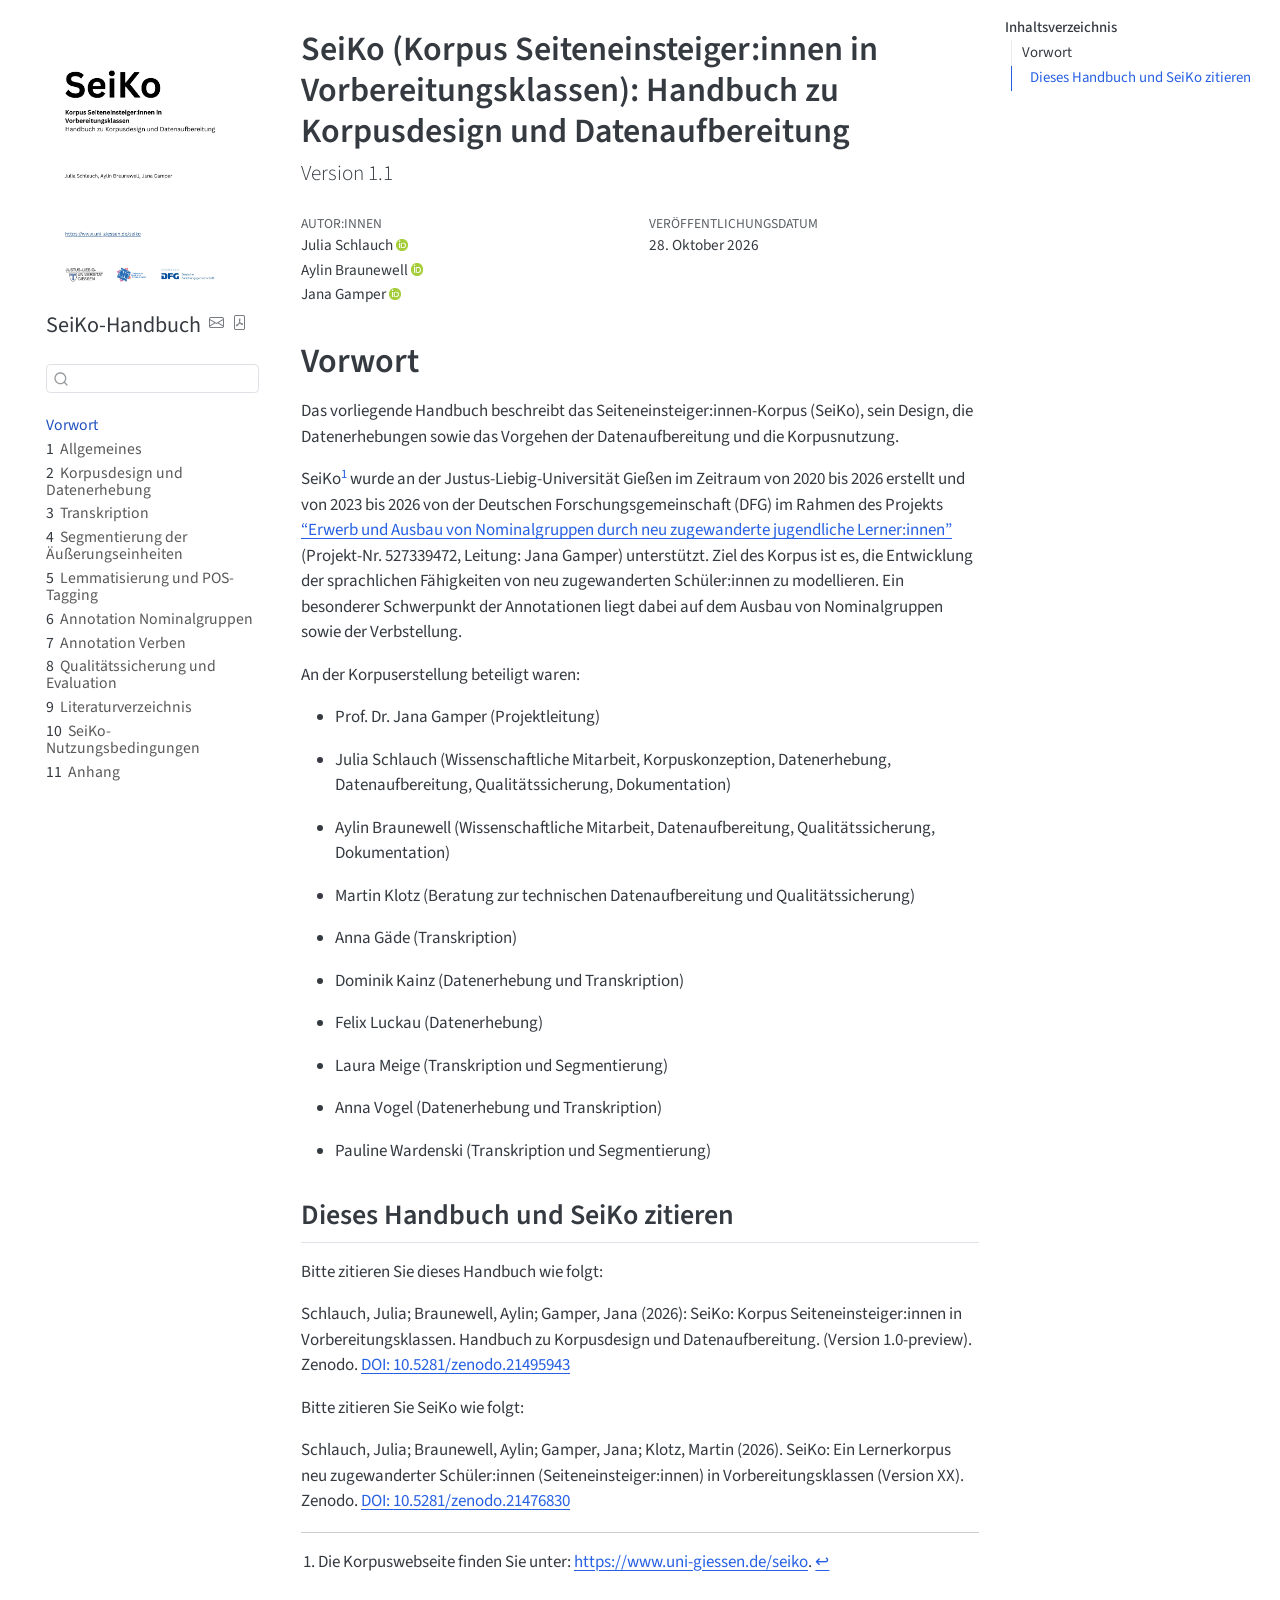
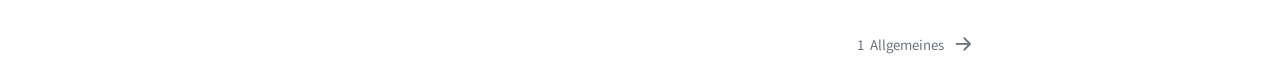
<file: index.html>
<!DOCTYPE html>
<html xmlns="http://www.w3.org/1999/xhtml" lang="de" xml:lang="de"><head>

<meta charset="utf-8">
<meta name="generator" content="quarto-1.10.18">

<meta name="viewport" content="width=device-width, initial-scale=1.0, user-scalable=yes">

<meta name="author" content="Julia Schlauch">
<meta name="author" content="Aylin Braunewell">
<meta name="author" content="Jana Gamper">

<title>SeiKo (Korpus Seiteneinsteiger:innen in Vorbereitungsklassen): Handbuch zu Korpusdesign und Datenaufbereitung</title>
<style>
/* Default styles provided by pandoc.
** See https://pandoc.org/MANUAL.html#variables-for-html for config info.
*/
span.smallcaps{font-variant: small-caps;}
div.columns{display: flex; gap: 1.5em;}
div.column{flex: auto;}
@media screen {
div.columns{gap: min(4vw, 1.5em);}
div.column{overflow-x: auto;}
}
div.hanging-indent{margin-left: 1.5em; text-indent: -1.5em;}
ul.task-list{list-style: none;}
ul.task-list li input[type="checkbox"] {
  width: 0.8em;
  margin: 0 0.8em 0.2em -1em; /* quarto-specific, see https://github.com/quarto-dev/quarto-cli/issues/4556 */ 
  vertical-align: middle;
}
</style>


<script src="site_libs/quarto-nav/quarto-nav.js"></script>
<script src="site_libs/quarto-nav/headroom.min.js"></script>
<script src="site_libs/clipboard/clipboard.min.js"></script>
<script src="site_libs/quarto-search/autocomplete.umd.js"></script>
<script src="site_libs/quarto-search/fuse.min.js"></script>
<script src="site_libs/quarto-search/quarto-search.js"></script>
<meta name="quarto:offset" content="./">
<link href="./einleitung.html" rel="next">
<script src="site_libs/quarto-html/quarto.js" type="module"></script>
<script src="site_libs/quarto-html/tabsets/tabsets.js" type="module"></script>
<script src="site_libs/quarto-html/popper.min.js"></script>
<script src="site_libs/quarto-html/tippy.umd.min.js"></script>
<script src="site_libs/quarto-html/anchor.min.js"></script>
<link href="site_libs/quarto-html/tippy.css" rel="stylesheet">
<link href="site_libs/quarto-html/quarto-syntax-highlighting-64a204ab8560d761af7679ceaba22944.css" rel="stylesheet" id="quarto-text-highlighting-styles">
<script src="site_libs/bootstrap/bootstrap.min.js"></script>
<link href="site_libs/bootstrap/bootstrap-icons.css" rel="stylesheet">
<link href="site_libs/bootstrap/bootstrap-164cfe8d9d2495894d6b26734f072617.min.css" rel="stylesheet" append-hash="true" id="quarto-bootstrap" data-mode="light">
<script id="quarto-search-options" type="application/json">{
  "location": "sidebar",
  "copy-button": false,
  "collapse-after": 3,
  "panel-placement": "start",
  "type": "textbox",
  "limit": 50,
  "keyboard-shortcut": [
    "f",
    "/",
    "s"
  ],
  "show-item-context": false,
  "language": {
    "search-no-results-text": "Keine Treffer",
    "search-matching-documents-text": "Treffer",
    "search-copy-link-title": "Link in die Suche kopieren",
    "search-hide-matches-text": "Zusätzliche Treffer verbergen",
    "search-more-match-text": "weitere Treffer in diesem Dokument",
    "search-more-matches-text": "weitere Treffer in diesem Dokument",
    "search-clear-button-title": "Zurücksetzen",
    "search-text-placeholder": "",
    "search-detached-cancel-button-title": "Abbrechen",
    "search-submit-button-title": "Abschicken",
    "search-label": "Suchen"
  }
}</script>


<link rel="stylesheet" href="styles.css">
</head>

<body class="nav-sidebar floating quarto-light">

<div id="quarto-search-results"></div>
  <header id="quarto-header" class="headroom fixed-top">
  <nav class="quarto-secondary-nav">
    <div class="container-fluid d-flex">
      <button type="button" class="quarto-btn-toggle btn" data-bs-toggle="collapse" role="button" data-bs-target=".quarto-sidebar-collapse-item" aria-controls="quarto-sidebar" aria-expanded="false" aria-label="Seitenleiste umschalten" onclick="if (window.quartoToggleHeadroom) { window.quartoToggleHeadroom(); }">
        <i class="bi bi-layout-text-sidebar-reverse"></i>
      </button>
        <nav class="quarto-page-breadcrumbs" aria-label="breadcrumb"><ol class="breadcrumb"><li class="breadcrumb-item"><a href="./index.html">Vorwort</a></li></ol></nav>
        <a class="flex-grow-1" role="navigation" data-bs-toggle="collapse" data-bs-target=".quarto-sidebar-collapse-item" aria-controls="quarto-sidebar" aria-expanded="false" aria-label="Seitenleiste umschalten" onclick="if (window.quartoToggleHeadroom) { window.quartoToggleHeadroom(); }">      
        </a>
      <button type="button" class="btn quarto-search-button" aria-label="Suchen" onclick="window.quartoOpenSearch();">
        <i class="bi bi-search"></i>
      </button>
    </div>
  </nav>
</header>
<!-- content -->
<div id="quarto-content" class="quarto-container page-columns page-rows-contents page-layout-article">
<!-- sidebar -->
  <nav id="quarto-sidebar" class="sidebar collapse collapse-horizontal quarto-sidebar-collapse-item sidebar-navigation floating overflow-auto">
    <div class="pt-lg-2 mt-2 text-left sidebar-header sidebar-header-stacked">
      <a href="./index.html" class="sidebar-logo-link">
      <img src="./cover/handbuch_deckblatt.png" alt="Deckblatt des SeiKo-Handbuchs" class="sidebar-logo light-content py-0 d-lg-inline d-none">
      <img src="./cover/handbuch_deckblatt.png" alt="Deckblatt des SeiKo-Handbuchs" class="sidebar-logo dark-content py-0 d-lg-inline d-none">
      </a>
    <div class="sidebar-title mb-0 py-0">
      <a href="./">SeiKo-Handbuch</a> 
        <div class="sidebar-tools-main">
    <a href="mailto:seiko@uni-giessen.de" title="Kontakt" class="quarto-navigation-tool px-1" aria-label="Kontakt"><i class="bi bi-envelope"></i></a>
    <a href="./seiko-handbuch.pdf" title="Download PDF" class="quarto-navigation-tool px-1" aria-label="Download PDF"><i class="bi bi-file-pdf"></i></a>
</div>
    </div>
      </div>
        <div class="mt-2 flex-shrink-0 align-items-center">
        <div class="sidebar-search">
        <div id="quarto-search" class="" title="Suchen"></div>
        </div>
        </div>
    <div class="sidebar-menu-container"> 
    <ul class="list-unstyled mt-1">
        <li class="sidebar-item">
  <div class="sidebar-item-container"> 
  <a href="./index.html" class="sidebar-item-text sidebar-link active">
 <span class="menu-text">Vorwort</span></a>
  </div>
</li>
        <li class="sidebar-item">
  <div class="sidebar-item-container"> 
  <a href="./einleitung.html" class="sidebar-item-text sidebar-link">
 <span class="menu-text"><span class="chapter-number">1</span>&nbsp; <span class="chapter-title">Allgemeines</span></span></a>
  </div>
</li>
        <li class="sidebar-item">
  <div class="sidebar-item-container"> 
  <a href="./datenerhebung.html" class="sidebar-item-text sidebar-link">
 <span class="menu-text"><span class="chapter-number">2</span>&nbsp; <span class="chapter-title">Korpusdesign und Datenerhebung</span></span></a>
  </div>
</li>
        <li class="sidebar-item">
  <div class="sidebar-item-container"> 
  <a href="./transkription.html" class="sidebar-item-text sidebar-link">
 <span class="menu-text"><span class="chapter-number">3</span>&nbsp; <span class="chapter-title">Transkription</span></span></a>
  </div>
</li>
        <li class="sidebar-item">
  <div class="sidebar-item-container"> 
  <a href="./segmentierung.html" class="sidebar-item-text sidebar-link">
 <span class="menu-text"><span class="chapter-number">4</span>&nbsp; <span class="chapter-title">Segmentierung der Äußerungseinheiten</span></span></a>
  </div>
</li>
        <li class="sidebar-item">
  <div class="sidebar-item-container"> 
  <a href="./lemmapos.html" class="sidebar-item-text sidebar-link">
 <span class="menu-text"><span class="chapter-number">5</span>&nbsp; <span class="chapter-title">Lemmatisierung und POS-Tagging</span></span></a>
  </div>
</li>
        <li class="sidebar-item">
  <div class="sidebar-item-container"> 
  <a href="./ngr.html" class="sidebar-item-text sidebar-link">
 <span class="menu-text"><span class="chapter-number">6</span>&nbsp; <span class="chapter-title">Annotation Nominalgruppen</span></span></a>
  </div>
</li>
        <li class="sidebar-item">
  <div class="sidebar-item-container"> 
  <a href="./verb.html" class="sidebar-item-text sidebar-link">
 <span class="menu-text"><span class="chapter-number">7</span>&nbsp; <span class="chapter-title">Annotation Verben</span></span></a>
  </div>
</li>
        <li class="sidebar-item">
  <div class="sidebar-item-container"> 
  <a href="./evaluation.html" class="sidebar-item-text sidebar-link">
 <span class="menu-text"><span class="chapter-number">8</span>&nbsp; <span class="chapter-title">Qualitätssicherung und Evaluation</span></span></a>
  </div>
</li>
        <li class="sidebar-item">
  <div class="sidebar-item-container"> 
  <a href="./references.html" class="sidebar-item-text sidebar-link">
 <span class="menu-text"><span class="chapter-number">9</span>&nbsp; <span class="chapter-title">Literaturverzeichnis</span></span></a>
  </div>
</li>
        <li class="sidebar-item">
  <div class="sidebar-item-container"> 
  <a href="./nutzungsbedingungen.html" class="sidebar-item-text sidebar-link">
 <span class="menu-text"><span class="chapter-number">10</span>&nbsp; <span class="chapter-title">SeiKo-Nutzungsbedingungen</span></span></a>
  </div>
</li>
        <li class="sidebar-item">
  <div class="sidebar-item-container"> 
  <a href="./Anhang/anhang.html" class="sidebar-item-text sidebar-link">
 <span class="menu-text"><span class="chapter-number">11</span>&nbsp; <span class="chapter-title">Anhang</span></span></a>
  </div>
</li>
    </ul>
    </div>
</nav>
<div id="quarto-sidebar-glass" class="quarto-sidebar-collapse-item" data-bs-toggle="collapse" data-bs-target=".quarto-sidebar-collapse-item"></div>
<!-- margin-sidebar -->
    <div id="quarto-margin-sidebar" class="sidebar margin-sidebar">
        <nav id="TOC" role="doc-toc" class="toc-active">
    <h2 id="toc-title">Inhaltsverzeichnis</h2>
   
  <ul>
  <li><a href="#vorwort" id="toc-vorwort" class="nav-link active" data-scroll-target="#vorwort">Vorwort</a>
  <ul class="collapse">
  <li><a href="#dieses-handbuch-und-seiko-zitieren" id="toc-dieses-handbuch-und-seiko-zitieren" class="nav-link" data-scroll-target="#dieses-handbuch-und-seiko-zitieren">Dieses Handbuch und SeiKo zitieren</a></li>
  </ul></li>
  </ul>
</nav>
    </div>
<!-- main -->
<main class="content" id="quarto-document-content">

<header id="title-block-header" class="quarto-title-block default">
<div class="quarto-title">
<h1 class="title">SeiKo (Korpus Seiteneinsteiger:innen in Vorbereitungsklassen): Handbuch zu Korpusdesign und Datenaufbereitung</h1>
<p class="subtitle lead">Version 1.1</p>
</div>



<div class="quarto-title-meta">

    <div>
    <div class="quarto-title-meta-heading">Autor:innen</div>
    <div class="quarto-title-meta-contents">
             <p>Julia Schlauch <a href="https://orcid.org/0000-0003-1433-5429" class="quarto-title-author-orcid" aria-label="ORCID profile for Julia Schlauch"> <img alt="" src="[data-uri]"></a></p>
             <p>Aylin Braunewell <a href="https://orcid.org/0009-0009-4802-1787" class="quarto-title-author-orcid" aria-label="ORCID profile for Aylin Braunewell"> <img alt="" src="[data-uri]"></a></p>
             <p>Jana Gamper <a href="https://orcid.org/0000-0001-6268-4880" class="quarto-title-author-orcid" aria-label="ORCID profile for Jana Gamper"> <img alt="" src="[data-uri]"></a></p>
          </div>
  </div>
    
    <div>
    <div class="quarto-title-meta-heading">Veröffentlichungsdatum</div>
    <div class="quarto-title-meta-contents">
      <p class="date">28. Oktober 2026</p>
    </div>
  </div>
  
    
  </div>
  


</header>


<section id="vorwort" class="level1 unnumbered">
<h1 class="unnumbered">Vorwort</h1>
<p>Das vorliegende Handbuch beschreibt das Seiteneinsteiger:innen-Korpus (SeiKo), sein Design, die Datenerhebungen sowie das Vorgehen der Datenaufbereitung und die Korpusnutzung.</p>
<p>SeiKo<a href="#fn1" class="footnote-ref" id="fnref1" role="doc-noteref"><sup>1</sup></a> wurde an der Justus-Liebig-Universität Gießen im Zeitraum von 2020 bis 2026 erstellt und von 2023 bis 2026 von der Deutschen Forschungsgemeinschaft (DFG) im Rahmen des Projekts <a href="https://www.uni-giessen.de/de/fbz/fb05/germanistik/absprache/profdaz/projekte/dfg-projekt/index">“Erwerb und Ausbau von Nominalgruppen durch neu zugewanderte jugendliche Lerner:innen”</a> (Projekt-Nr. 527339472, Leitung: Jana Gamper) unterstützt. Ziel des Korpus ist es, die Entwicklung der sprachlichen Fähigkeiten von neu zugewanderten Schüler:innen zu modellieren. Ein besonderer Schwerpunkt der Annotationen liegt dabei auf dem Ausbau von Nominalgruppen sowie der Verbstellung.</p>
<p>An der Korpuserstellung beteiligt waren:</p>
<ul>
<li><p>Prof.&nbsp;Dr.&nbsp;Jana Gamper (Projektleitung)</p></li>
<li><p>Julia Schlauch (Wissenschaftliche Mitarbeit, Korpuskonzeption, Datenerhebung, Datenaufbereitung, Qualitätssicherung, Dokumentation)</p></li>
<li><p>Aylin Braunewell (Wissenschaftliche Mitarbeit, Datenaufbereitung, Qualitätssicherung, Dokumentation)</p></li>
<li><p>Martin Klotz (Beratung zur technischen Datenaufbereitung und Qualitätssicherung)</p></li>
<li><p>Anna Gäde (Transkription)</p></li>
<li><p>Dominik Kainz (Datenerhebung und Transkription)</p></li>
<li><p>Felix Luckau (Datenerhebung)</p></li>
<li><p>Laura Meige (Transkription und Segmentierung)</p></li>
<li><p>Anna Vogel (Datenerhebung und Transkription)</p></li>
<li><p>Pauline Wardenski (Transkription und Segmentierung)</p></li>
</ul>
<section id="dieses-handbuch-und-seiko-zitieren" class="level2">
<h2 class="anchored" data-anchor-id="dieses-handbuch-und-seiko-zitieren">Dieses Handbuch und SeiKo zitieren</h2>
<p>Bitte zitieren Sie dieses Handbuch wie folgt:</p>
<p>Schlauch, Julia; Braunewell, Aylin; Gamper, Jana (2026): SeiKo: Korpus Seiteneinsteiger:innen in Vorbereitungsklassen. Handbuch zu Korpusdesign und Datenaufbereitung. (Version 1.0-preview). Zenodo. <a href="https://doi.org/10.5281/zenodo.21495943">DOI: 10.5281/zenodo.21495943</a></p>
<p>Bitte zitieren Sie SeiKo wie folgt:</p>
<p>Schlauch, Julia; Braunewell, Aylin; Gamper, Jana; Klotz, Martin (2026). SeiKo: Ein Lernerkorpus neu zugewanderter Schüler:innen (Seiteneinsteiger:innen) in Vorbereitungsklassen (Version XX). Zenodo. <a href="https://doi.org/10.5281/zenodo.21476830">DOI: 10.5281/zenodo.21476830</a></p>


</section>
</section>
<section id="footnotes" class="footnotes footnotes-end-of-document" role="doc-endnotes">
<hr>
<ol>
<li id="fn1"><p>Die Korpuswebseite finden Sie unter: <a href="https://www.uni-giessen.de/seiko" class="uri">https://www.uni-giessen.de/seiko</a>.<a href="#fnref1" class="footnote-back" role="doc-backlink">↩︎</a></p></li>
</ol>
</section>

</main> <!-- /main -->
<script id="quarto-html-after-body" type="application/javascript">
  window.document.addEventListener("DOMContentLoaded", function (event) {
    const icon = "";
    const anchorJS = new window.AnchorJS();
    anchorJS.options = {
      placement: 'right',
      icon: icon
    };
    anchorJS.add('.anchored');
    const isCodeAnnotation = (el) => {
      for (const clz of el.classList) {
        if (clz.startsWith('code-annotation-')) {                     
          return true;
        }
      }
      return false;
    }
    const onCopySuccess = function(e) {
      // button target
      const button = e.trigger;
      // don't keep focus
      button.blur();
      // flash "checked"
      button.classList.add('code-copy-button-checked');
      var currentTitle = button.getAttribute("title");
      button.setAttribute("title", "Kopiert");
      let tooltip;
      if (window.bootstrap) {
        button.setAttribute("data-bs-toggle", "tooltip");
        button.setAttribute("data-bs-placement", "left");
        button.setAttribute("data-bs-title", "Kopiert");
        tooltip = new bootstrap.Tooltip(button, 
          { trigger: "manual", 
            customClass: "code-copy-button-tooltip",
            offset: [0, -8]});
        tooltip.show();    
      }
      setTimeout(function() {
        if (tooltip) {
          tooltip.hide();
          button.removeAttribute("data-bs-title");
          button.removeAttribute("data-bs-toggle");
          button.removeAttribute("data-bs-placement");
        }
        button.setAttribute("title", currentTitle);
        button.classList.remove('code-copy-button-checked');
      }, 1000);
      // clear code selection
      e.clearSelection();
    }
    const getTextToCopy = function(trigger) {
      const outerScaffold = trigger.parentElement.cloneNode(true);
      const codeEl = outerScaffold.querySelector('code');
      for (const childEl of codeEl.children) {
        if (isCodeAnnotation(childEl)) {
          childEl.remove();
        }
      }
      return codeEl.innerText;
    }
    const clipboard = new window.ClipboardJS('.code-copy-button:not([data-in-quarto-modal])', {
      text: getTextToCopy
    });
    clipboard.on('success', onCopySuccess);
    if (window.document.getElementById('quarto-embedded-source-code-modal')) {
      const clipboardModal = new window.ClipboardJS('.code-copy-button[data-in-quarto-modal]', {
        text: getTextToCopy,
        container: window.document.getElementById('quarto-embedded-source-code-modal')
      });
      clipboardModal.on('success', onCopySuccess);
    }
      var localhostRegex = new RegExp(/^(?:http|https):\/\/localhost\:?[0-9]*\//);
      var mailtoRegex = new RegExp(/^mailto:/);
        var filterRegex = new RegExp('/' + window.location.host + '/');
      var isInternal = (href) => {
          return filterRegex.test(href) || localhostRegex.test(href) || mailtoRegex.test(href);
      }
      // Inspect non-navigation links and adorn them if external
     var links = window.document.querySelectorAll('a[href]:not(.nav-link):not(.navbar-brand):not(.toc-action):not(.sidebar-link):not(.sidebar-item-toggle):not(.pagination-link):not(.no-external):not([aria-hidden]):not(.dropdown-item):not(.quarto-navigation-tool):not(.about-link)');
      for (var i=0; i<links.length; i++) {
        const link = links[i];
        if (!isInternal(link.href)) {
          // undo the damage that might have been done by quarto-nav.js in the case of
          // links that we want to consider external
          if (link.dataset.originalHref !== undefined) {
            link.href = link.dataset.originalHref;
          }
        }
      }
    function tippyHover(el, contentFn, onTriggerFn, onUntriggerFn) {
      const config = {
        allowHTML: true,
        maxWidth: 500,
        delay: 100,
        arrow: false,
        appendTo: function(el) {
            return el.parentElement;
        },
        interactive: true,
        interactiveBorder: 10,
        theme: 'quarto',
        placement: 'bottom-start',
      };
      if (contentFn) {
        config.content = contentFn;
      }
      if (onTriggerFn) {
        config.onTrigger = onTriggerFn;
      }
      if (onUntriggerFn) {
        config.onUntrigger = onUntriggerFn;
      }
      window.tippy(el, config); 
    }
    const noterefs = window.document.querySelectorAll('a[role="doc-noteref"]');
    for (var i=0; i<noterefs.length; i++) {
      const ref = noterefs[i];
      tippyHover(ref, function() {
        // use id or data attribute instead here
        let href = ref.getAttribute('data-footnote-href') || ref.getAttribute('href');
        try { href = new URL(href).hash; } catch {}
        const id = href.replace(/^#\/?/, "");
        const note = window.document.getElementById(id);
        if (note) {
          return note.innerHTML;
        } else {
          return "";
        }
      });
    }
    const xrefs = window.document.querySelectorAll('a.quarto-xref');
    const processXRef = (id, note) => {
      // Strip column container classes
      const stripColumnClz = (el) => {
        el.classList.remove("page-full", "page-columns");
        if (el.children) {
          for (const child of el.children) {
            stripColumnClz(child);
          }
        }
      }
      stripColumnClz(note)
      if (id === null || id.startsWith('sec-')) {
        // Special case sections, only their first couple elements
        const container = document.createElement("div");
        if (note.children && note.children.length > 2) {
          container.appendChild(note.children[0].cloneNode(true));
          for (let i = 1; i < note.children.length; i++) {
            const child = note.children[i];
            if (child.tagName === "P" && child.innerText === "") {
              continue;
            } else {
              container.appendChild(child.cloneNode(true));
              break;
            }
          }
          if (window.Quarto?.typesetMath) {
            window.Quarto.typesetMath(container);
          }
          return container.innerHTML
        } else {
          if (window.Quarto?.typesetMath) {
            window.Quarto.typesetMath(note);
          }
          return note.innerHTML;
        }
      } else {
        // Remove any anchor links if they are present
        const anchorLink = note.querySelector('a.anchorjs-link');
        if (anchorLink) {
          anchorLink.remove();
        }
        if (window.Quarto?.typesetMath) {
          window.Quarto.typesetMath(note);
        }
        if (note.classList.contains("callout")) {
          return note.outerHTML;
        } else {
          return note.innerHTML;
        }
      }
    }
    for (var i=0; i<xrefs.length; i++) {
      const xref = xrefs[i];
      tippyHover(xref, undefined, function(instance) {
        instance.disable();
        let url = xref.getAttribute('href');
        let hash = undefined; 
        if (url.startsWith('#')) {
          hash = url;
        } else {
          try { hash = new URL(url).hash; } catch {}
        }
        if (hash) {
          const id = hash.replace(/^#\/?/, "");
          const note = window.document.getElementById(id);
          if (note !== null) {
            try {
              const html = processXRef(id, note.cloneNode(true));
              instance.setContent(html);
            } finally {
              instance.enable();
              instance.show();
            }
          } else {
            // See if we can fetch this
            fetch(url.split('#')[0])
            .then(res => res.text())
            .then(html => {
              const parser = new DOMParser();
              const htmlDoc = parser.parseFromString(html, "text/html");
              const note = htmlDoc.getElementById(id);
              if (note !== null) {
                const html = processXRef(id, note);
                instance.setContent(html);
              } 
            }).finally(() => {
              instance.enable();
              instance.show();
            });
          }
        } else {
          // See if we can fetch a full url (with no hash to target)
          // This is a special case and we should probably do some content thinning / targeting
          fetch(url)
          .then(res => res.text())
          .then(html => {
            const parser = new DOMParser();
            const htmlDoc = parser.parseFromString(html, "text/html");
            const note = htmlDoc.querySelector('main.content');
            if (note !== null) {
              // This should only happen for chapter cross references
              // (since there is no id in the URL)
              // remove the first header
              if (note.children.length > 0 && note.children[0].tagName === "HEADER") {
                note.children[0].remove();
              }
              const html = processXRef(null, note);
              instance.setContent(html);
            } 
          }).finally(() => {
            instance.enable();
            instance.show();
          });
        }
      }, function(instance) {
      });
    }
        let selectedAnnoteEl;
        const selectorForAnnotation = ( cell, annotation) => {
          let cellAttr = 'data-code-cell="' + cell + '"';
          let lineAttr = 'data-code-annotation="' +  annotation + '"';
          const selector = 'span[' + cellAttr + '][' + lineAttr + ']';
          return selector;
        }
        const selectCodeLines = (annoteEl) => {
          const doc = window.document;
          const targetCell = annoteEl.getAttribute("data-target-cell");
          const targetAnnotation = annoteEl.getAttribute("data-target-annotation");
          const annoteSpan = window.document.querySelector(selectorForAnnotation(targetCell, targetAnnotation));
          const lines = annoteSpan.getAttribute("data-code-lines").split(",");
          const lineIds = lines.map((line) => {
            return targetCell + "-" + line;
          })
          let top = null;
          let height = null;
          let parent = null;
          if (lineIds.length > 0) {
              //compute the position of the single el (top and bottom and make a div)
              const el = window.document.getElementById(lineIds[0]);
              top = el.offsetTop;
              height = el.offsetHeight;
              parent = el.parentElement.parentElement;
            if (lineIds.length > 1) {
              const lastEl = window.document.getElementById(lineIds[lineIds.length - 1]);
              const bottom = lastEl.offsetTop + lastEl.offsetHeight;
              height = bottom - top;
            }
            if (top !== null && height !== null && parent !== null) {
              // cook up a div (if necessary) and position it 
              let div = window.document.getElementById("code-annotation-line-highlight");
              if (div === null) {
                div = window.document.createElement("div");
                div.setAttribute("id", "code-annotation-line-highlight");
                div.style.position = 'absolute';
                parent.appendChild(div);
              }
              div.style.top = top - 2 + "px";
              div.style.height = height + 4 + "px";
              div.style.left = 0;
              let gutterDiv = window.document.getElementById("code-annotation-line-highlight-gutter");
              if (gutterDiv === null) {
                gutterDiv = window.document.createElement("div");
                gutterDiv.setAttribute("id", "code-annotation-line-highlight-gutter");
                gutterDiv.style.position = 'absolute';
                const codeCell = window.document.getElementById(targetCell);
                const gutter = codeCell.querySelector('.code-annotation-gutter');
                gutter.appendChild(gutterDiv);
              }
              gutterDiv.style.top = top - 2 + "px";
              gutterDiv.style.height = height + 4 + "px";
            }
            selectedAnnoteEl = annoteEl;
          }
        };
        const unselectCodeLines = () => {
          const elementsIds = ["code-annotation-line-highlight", "code-annotation-line-highlight-gutter"];
          elementsIds.forEach((elId) => {
            const div = window.document.getElementById(elId);
            if (div) {
              div.remove();
            }
          });
          selectedAnnoteEl = undefined;
        };
          // Handle positioning of the toggle
      window.addEventListener(
        "resize",
        throttle(() => {
          elRect = undefined;
          if (selectedAnnoteEl) {
            selectCodeLines(selectedAnnoteEl);
          }
        }, 10)
      );
      function throttle(fn, ms) {
      let throttle = false;
      let timer;
        return (...args) => {
          if(!throttle) { // first call gets through
              fn.apply(this, args);
              throttle = true;
          } else { // all the others get throttled
              if(timer) clearTimeout(timer); // cancel #2
              timer = setTimeout(() => {
                fn.apply(this, args);
                timer = throttle = false;
              }, ms);
          }
        };
      }
        // Attach click handler to the DT
        const annoteDls = window.document.querySelectorAll('dt[data-target-cell]');
        for (const annoteDlNode of annoteDls) {
          annoteDlNode.addEventListener('click', (event) => {
            const clickedEl = event.target;
            if (clickedEl !== selectedAnnoteEl) {
              unselectCodeLines();
              const activeEl = window.document.querySelector('dt[data-target-cell].code-annotation-active');
              if (activeEl) {
                activeEl.classList.remove('code-annotation-active');
              }
              selectCodeLines(clickedEl);
              clickedEl.classList.add('code-annotation-active');
            } else {
              // Unselect the line
              unselectCodeLines();
              clickedEl.classList.remove('code-annotation-active');
            }
          });
        }
    const findCites = (el) => {
      const parentEl = el.parentElement;
      if (parentEl) {
        const cites = parentEl.dataset.cites;
        if (cites) {
          return {
            el,
            cites: cites.split(' ')
          };
        } else {
          return findCites(el.parentElement)
        }
      } else {
        return undefined;
      }
    };
    var bibliorefs = window.document.querySelectorAll('a[role="doc-biblioref"]');
    for (var i=0; i<bibliorefs.length; i++) {
      const ref = bibliorefs[i];
      const citeInfo = findCites(ref);
      if (citeInfo) {
        tippyHover(citeInfo.el, function() {
          var popup = window.document.createElement('div');
          citeInfo.cites.forEach(function(cite) {
            var citeDiv = window.document.createElement('div');
            citeDiv.classList.add('hanging-indent');
            citeDiv.classList.add('csl-entry');
            var biblioDiv = window.document.getElementById('ref-' + cite);
            if (biblioDiv) {
              citeDiv.innerHTML = biblioDiv.innerHTML;
            }
            popup.appendChild(citeDiv);
          });
          return popup.innerHTML;
        });
      }
    }
  });
  </script>
<nav class="page-navigation">
  <div class="nav-page nav-page-previous">
  </div>
  <div class="nav-page nav-page-next">
      <a href="./einleitung.html" class="pagination-link" aria-label="Allgemeines">
        <span class="nav-page-text"><span class="chapter-number">1</span>&nbsp; <span class="chapter-title">Allgemeines</span></span> <i class="bi bi-arrow-right-short"></i>
      </a>
  </div>
</nav>
</div> <!-- /content -->




</body></html>
</file>
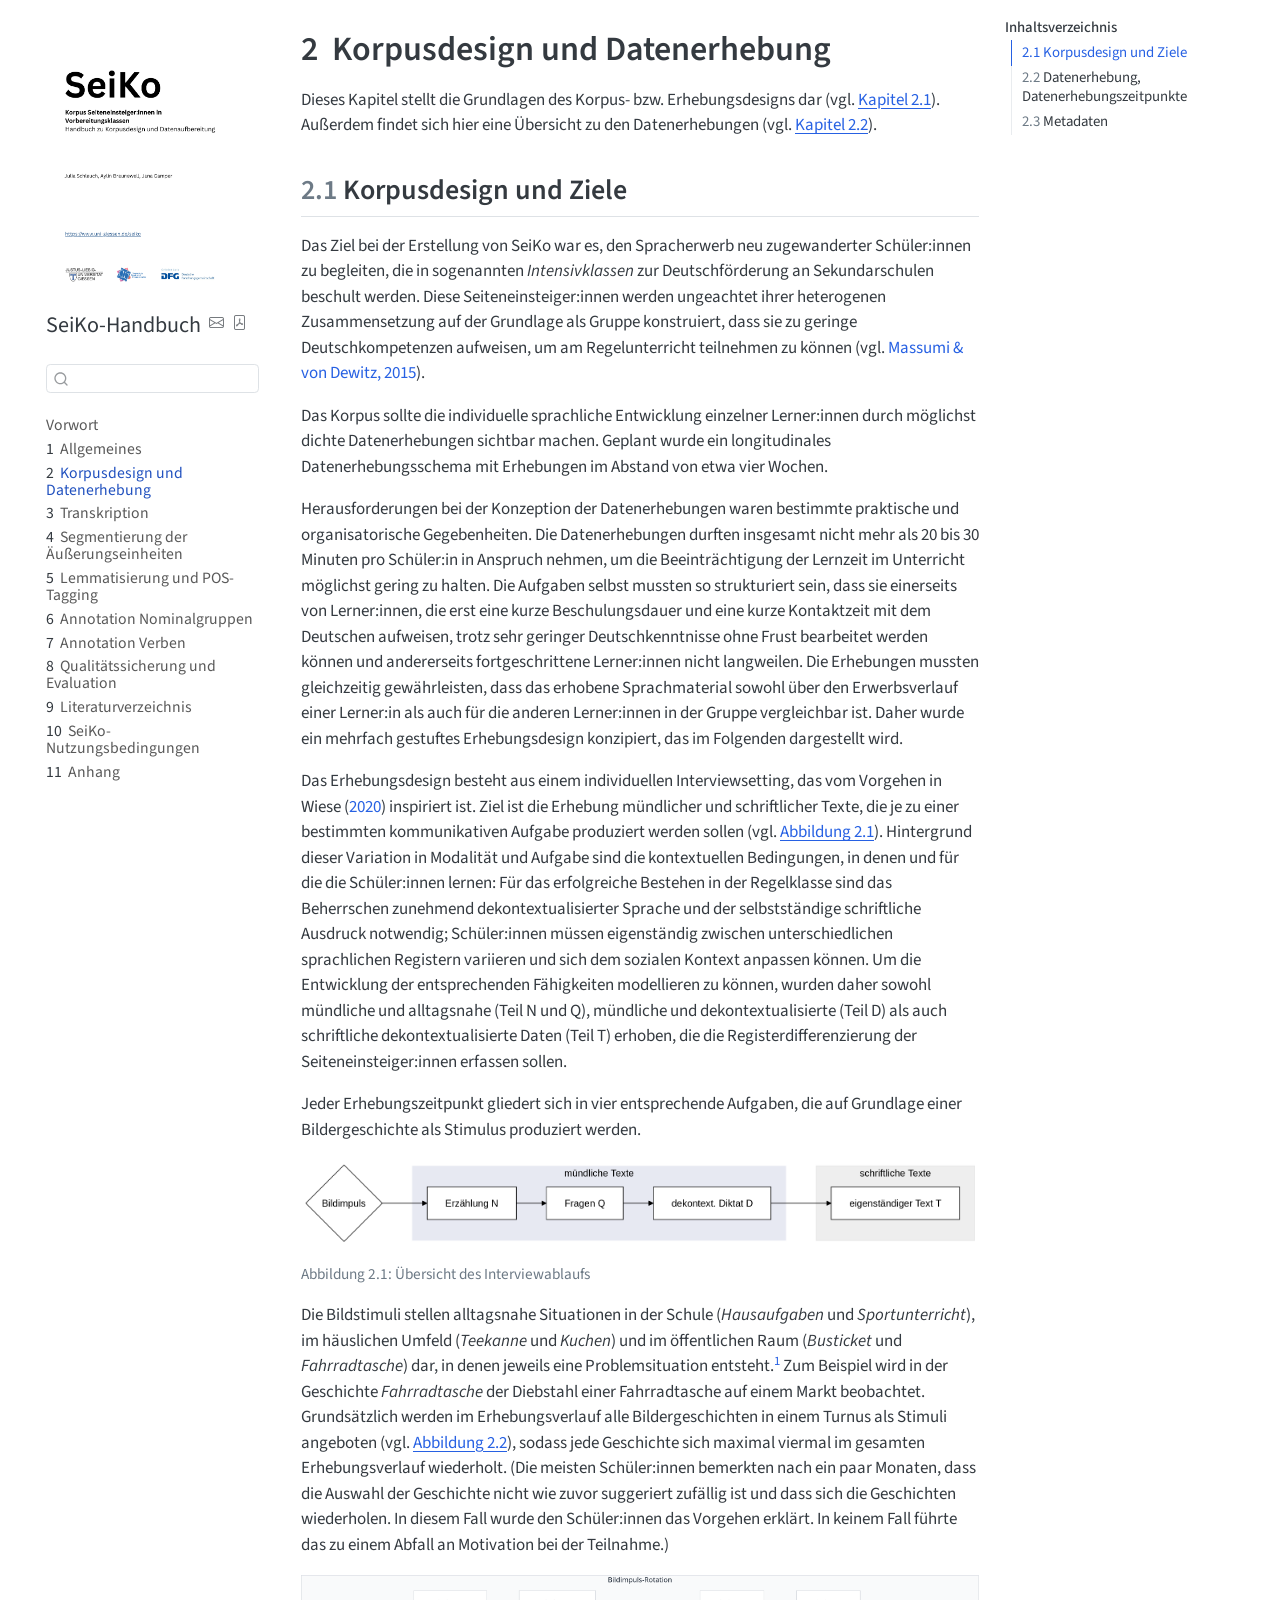
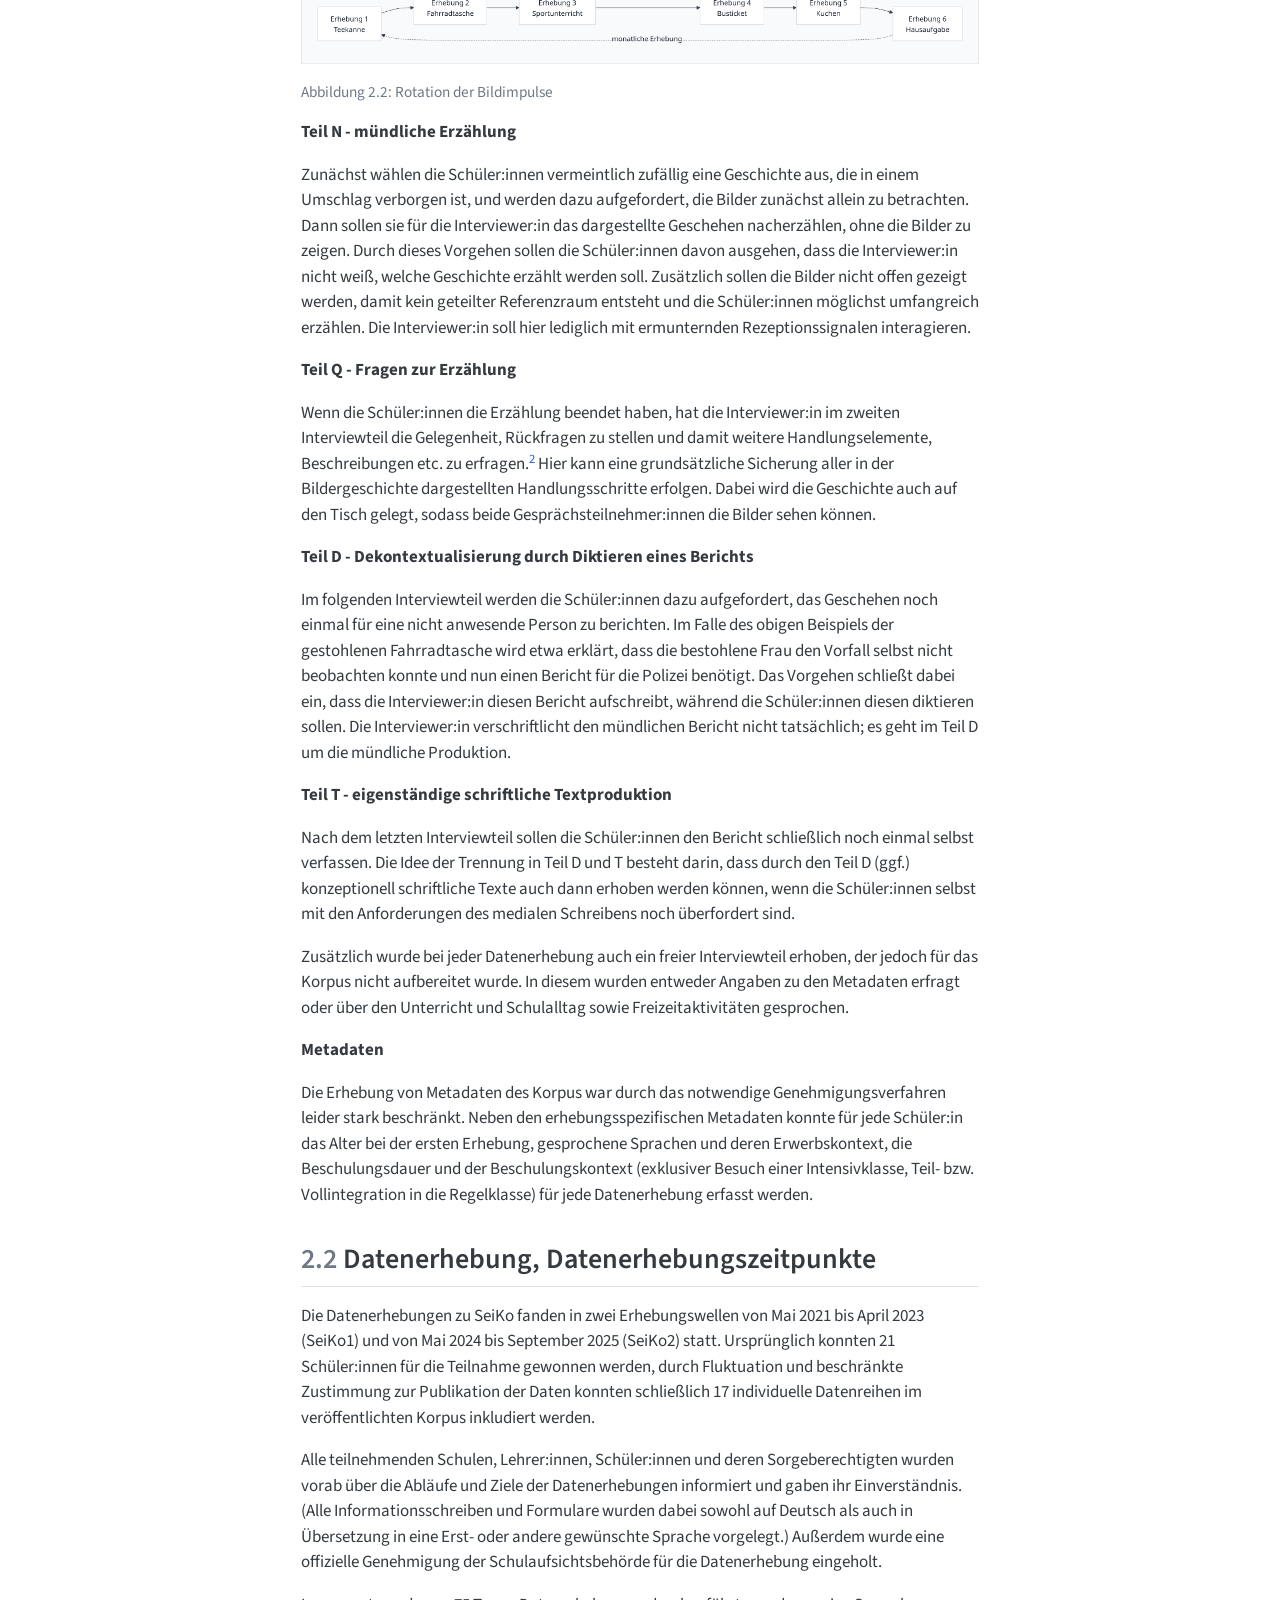
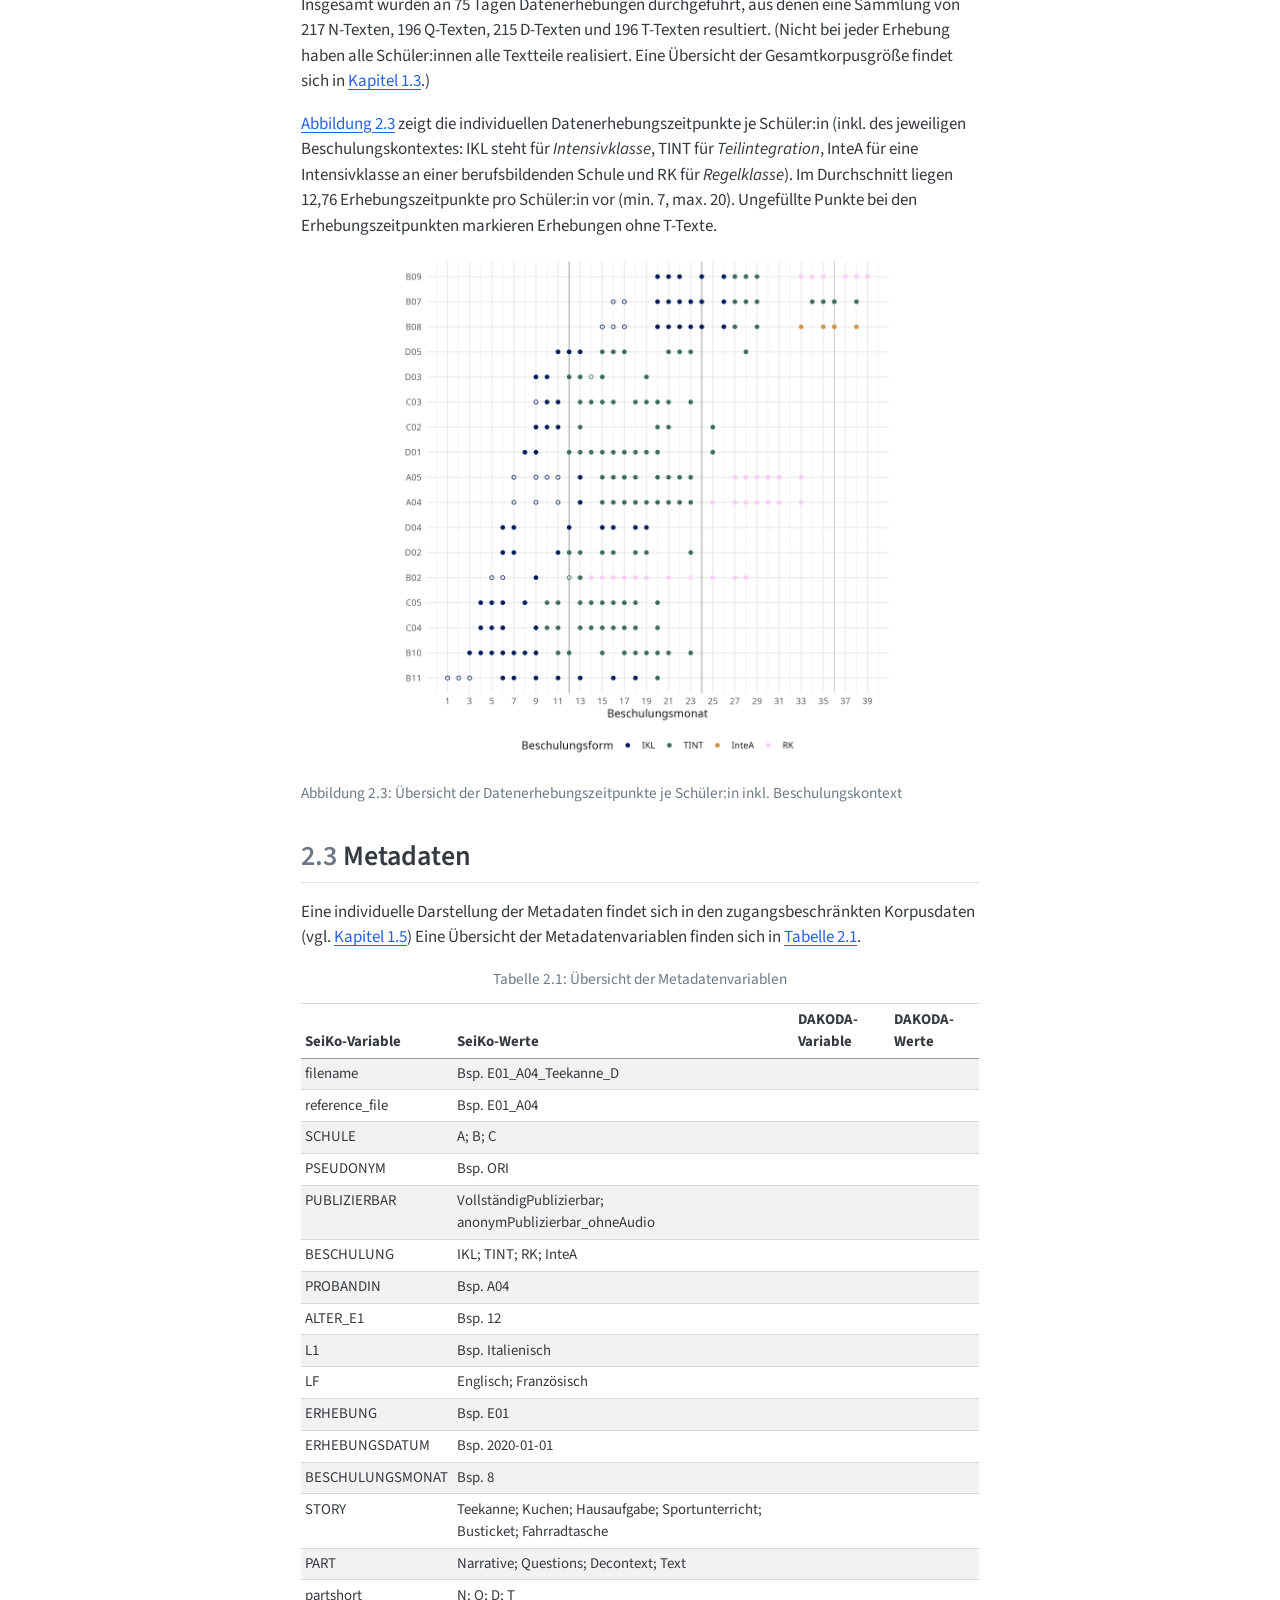
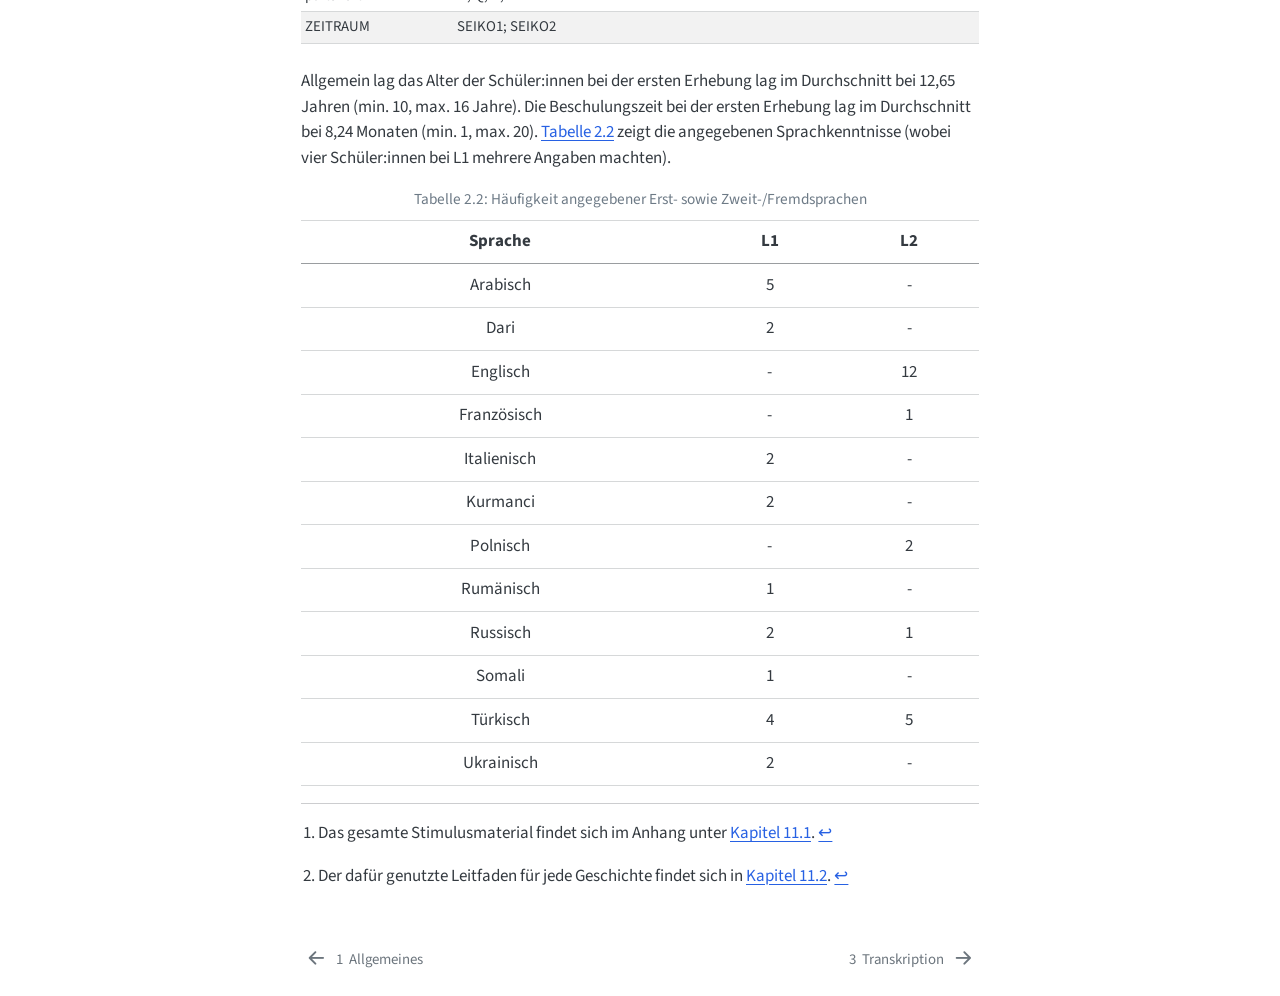
<file: datenerhebung.html>
<!DOCTYPE html>
<html xmlns="http://www.w3.org/1999/xhtml" lang="de" xml:lang="de"><head>

<meta charset="utf-8">
<meta name="generator" content="quarto-1.10.18">

<meta name="viewport" content="width=device-width, initial-scale=1.0, user-scalable=yes">


<title>2&nbsp; Korpusdesign und Datenerhebung – SeiKo (Korpus Seiteneinsteiger:innen in Vorbereitungsklassen): Handbuch zu Korpusdesign und Datenaufbereitung</title>
<style>
/* Default styles provided by pandoc.
** See https://pandoc.org/MANUAL.html#variables-for-html for config info.
*/
span.smallcaps{font-variant: small-caps;}
div.columns{display: flex; gap: 1.5em;}
div.column{flex: auto;}
@media screen {
div.columns{gap: min(4vw, 1.5em);}
div.column{overflow-x: auto;}
}
div.hanging-indent{margin-left: 1.5em; text-indent: -1.5em;}
ul.task-list{list-style: none;}
ul.task-list li input[type="checkbox"] {
  width: 0.8em;
  margin: 0 0.8em 0.2em -1em; /* quarto-specific, see https://github.com/quarto-dev/quarto-cli/issues/4556 */ 
  vertical-align: middle;
}
/* CSS for citations */
div.csl-bib-body { }
div.csl-entry {
  clear: both;
  margin-bottom: 0em;
}
.hanging-indent div.csl-entry {
  margin-left:2em;
  text-indent:-2em;
}
div.csl-left-margin {
  min-width:2em;
  float:left;
}
div.csl-right-inline {
  margin-left:2em;
  padding-left:1em;
}
div.csl-indent {
  margin-left: 2em;
}</style>


<script src="site_libs/quarto-nav/quarto-nav.js"></script>
<script src="site_libs/quarto-nav/headroom.min.js"></script>
<script src="site_libs/clipboard/clipboard.min.js"></script>
<script src="site_libs/quarto-search/autocomplete.umd.js"></script>
<script src="site_libs/quarto-search/fuse.min.js"></script>
<script src="site_libs/quarto-search/quarto-search.js"></script>
<meta name="quarto:offset" content="./">
<link href="./transkription.html" rel="next">
<link href="./einleitung.html" rel="prev">
<script src="site_libs/quarto-html/quarto.js" type="module"></script>
<script src="site_libs/quarto-html/tabsets/tabsets.js" type="module"></script>
<script src="site_libs/quarto-html/popper.min.js"></script>
<script src="site_libs/quarto-html/tippy.umd.min.js"></script>
<script src="site_libs/quarto-html/anchor.min.js"></script>
<link href="site_libs/quarto-html/tippy.css" rel="stylesheet">
<link href="site_libs/quarto-html/quarto-syntax-highlighting-64a204ab8560d761af7679ceaba22944.css" rel="stylesheet" id="quarto-text-highlighting-styles">
<script src="site_libs/bootstrap/bootstrap.min.js"></script>
<link href="site_libs/bootstrap/bootstrap-icons.css" rel="stylesheet">
<link href="site_libs/bootstrap/bootstrap-164cfe8d9d2495894d6b26734f072617.min.css" rel="stylesheet" append-hash="true" id="quarto-bootstrap" data-mode="light">
<script id="quarto-search-options" type="application/json">{
  "location": "sidebar",
  "copy-button": false,
  "collapse-after": 3,
  "panel-placement": "start",
  "type": "textbox",
  "limit": 50,
  "keyboard-shortcut": [
    "f",
    "/",
    "s"
  ],
  "show-item-context": false,
  "language": {
    "search-no-results-text": "Keine Treffer",
    "search-matching-documents-text": "Treffer",
    "search-copy-link-title": "Link in die Suche kopieren",
    "search-hide-matches-text": "Zusätzliche Treffer verbergen",
    "search-more-match-text": "weitere Treffer in diesem Dokument",
    "search-more-matches-text": "weitere Treffer in diesem Dokument",
    "search-clear-button-title": "Zurücksetzen",
    "search-text-placeholder": "",
    "search-detached-cancel-button-title": "Abbrechen",
    "search-submit-button-title": "Abschicken",
    "search-label": "Suchen"
  }
}</script>
<script src="site_libs/kePrint-0.0.1/kePrint.js"></script>
<link href="site_libs/lightable-0.0.1/lightable.css" rel="stylesheet">


<link rel="stylesheet" href="styles.css">
</head>

<body class="nav-sidebar floating quarto-light">

<div id="quarto-search-results"></div>
  <header id="quarto-header" class="headroom fixed-top">
  <nav class="quarto-secondary-nav">
    <div class="container-fluid d-flex">
      <button type="button" class="quarto-btn-toggle btn" data-bs-toggle="collapse" role="button" data-bs-target=".quarto-sidebar-collapse-item" aria-controls="quarto-sidebar" aria-expanded="false" aria-label="Seitenleiste umschalten" onclick="if (window.quartoToggleHeadroom) { window.quartoToggleHeadroom(); }">
        <i class="bi bi-layout-text-sidebar-reverse"></i>
      </button>
        <nav class="quarto-page-breadcrumbs" aria-label="breadcrumb"><ol class="breadcrumb"><li class="breadcrumb-item"><a href="./datenerhebung.html"><span class="chapter-number">2</span>&nbsp; <span class="chapter-title">Korpusdesign und Datenerhebung</span></a></li></ol></nav>
        <a class="flex-grow-1" role="navigation" data-bs-toggle="collapse" data-bs-target=".quarto-sidebar-collapse-item" aria-controls="quarto-sidebar" aria-expanded="false" aria-label="Seitenleiste umschalten" onclick="if (window.quartoToggleHeadroom) { window.quartoToggleHeadroom(); }">      
        </a>
      <button type="button" class="btn quarto-search-button" aria-label="Suchen" onclick="window.quartoOpenSearch();">
        <i class="bi bi-search"></i>
      </button>
    </div>
  </nav>
</header>
<!-- content -->
<div id="quarto-content" class="quarto-container page-columns page-rows-contents page-layout-article">
<!-- sidebar -->
  <nav id="quarto-sidebar" class="sidebar collapse collapse-horizontal quarto-sidebar-collapse-item sidebar-navigation floating overflow-auto">
    <div class="pt-lg-2 mt-2 text-left sidebar-header sidebar-header-stacked">
      <a href="./index.html" class="sidebar-logo-link">
      <img src="./cover/handbuch_deckblatt.png" alt="Deckblatt des SeiKo-Handbuchs" class="sidebar-logo light-content py-0 d-lg-inline d-none">
      <img src="./cover/handbuch_deckblatt.png" alt="Deckblatt des SeiKo-Handbuchs" class="sidebar-logo dark-content py-0 d-lg-inline d-none">
      </a>
    <div class="sidebar-title mb-0 py-0">
      <a href="./">SeiKo-Handbuch</a> 
        <div class="sidebar-tools-main">
    <a href="mailto:seiko@uni-giessen.de" title="Kontakt" class="quarto-navigation-tool px-1" aria-label="Kontakt"><i class="bi bi-envelope"></i></a>
    <a href="./seiko-handbuch.pdf" title="Download PDF" class="quarto-navigation-tool px-1" aria-label="Download PDF"><i class="bi bi-file-pdf"></i></a>
</div>
    </div>
      </div>
        <div class="mt-2 flex-shrink-0 align-items-center">
        <div class="sidebar-search">
        <div id="quarto-search" class="" title="Suchen"></div>
        </div>
        </div>
    <div class="sidebar-menu-container"> 
    <ul class="list-unstyled mt-1">
        <li class="sidebar-item">
  <div class="sidebar-item-container"> 
  <a href="./index.html" class="sidebar-item-text sidebar-link">
 <span class="menu-text">Vorwort</span></a>
  </div>
</li>
        <li class="sidebar-item">
  <div class="sidebar-item-container"> 
  <a href="./einleitung.html" class="sidebar-item-text sidebar-link">
 <span class="menu-text"><span class="chapter-number">1</span>&nbsp; <span class="chapter-title">Allgemeines</span></span></a>
  </div>
</li>
        <li class="sidebar-item">
  <div class="sidebar-item-container"> 
  <a href="./datenerhebung.html" class="sidebar-item-text sidebar-link active">
 <span class="menu-text"><span class="chapter-number">2</span>&nbsp; <span class="chapter-title">Korpusdesign und Datenerhebung</span></span></a>
  </div>
</li>
        <li class="sidebar-item">
  <div class="sidebar-item-container"> 
  <a href="./transkription.html" class="sidebar-item-text sidebar-link">
 <span class="menu-text"><span class="chapter-number">3</span>&nbsp; <span class="chapter-title">Transkription</span></span></a>
  </div>
</li>
        <li class="sidebar-item">
  <div class="sidebar-item-container"> 
  <a href="./segmentierung.html" class="sidebar-item-text sidebar-link">
 <span class="menu-text"><span class="chapter-number">4</span>&nbsp; <span class="chapter-title">Segmentierung der Äußerungseinheiten</span></span></a>
  </div>
</li>
        <li class="sidebar-item">
  <div class="sidebar-item-container"> 
  <a href="./lemmapos.html" class="sidebar-item-text sidebar-link">
 <span class="menu-text"><span class="chapter-number">5</span>&nbsp; <span class="chapter-title">Lemmatisierung und POS-Tagging</span></span></a>
  </div>
</li>
        <li class="sidebar-item">
  <div class="sidebar-item-container"> 
  <a href="./ngr.html" class="sidebar-item-text sidebar-link">
 <span class="menu-text"><span class="chapter-number">6</span>&nbsp; <span class="chapter-title">Annotation Nominalgruppen</span></span></a>
  </div>
</li>
        <li class="sidebar-item">
  <div class="sidebar-item-container"> 
  <a href="./verb.html" class="sidebar-item-text sidebar-link">
 <span class="menu-text"><span class="chapter-number">7</span>&nbsp; <span class="chapter-title">Annotation Verben</span></span></a>
  </div>
</li>
        <li class="sidebar-item">
  <div class="sidebar-item-container"> 
  <a href="./evaluation.html" class="sidebar-item-text sidebar-link">
 <span class="menu-text"><span class="chapter-number">8</span>&nbsp; <span class="chapter-title">Qualitätssicherung und Evaluation</span></span></a>
  </div>
</li>
        <li class="sidebar-item">
  <div class="sidebar-item-container"> 
  <a href="./references.html" class="sidebar-item-text sidebar-link">
 <span class="menu-text"><span class="chapter-number">9</span>&nbsp; <span class="chapter-title">Literaturverzeichnis</span></span></a>
  </div>
</li>
        <li class="sidebar-item">
  <div class="sidebar-item-container"> 
  <a href="./nutzungsbedingungen.html" class="sidebar-item-text sidebar-link">
 <span class="menu-text"><span class="chapter-number">10</span>&nbsp; <span class="chapter-title">SeiKo-Nutzungsbedingungen</span></span></a>
  </div>
</li>
        <li class="sidebar-item">
  <div class="sidebar-item-container"> 
  <a href="./Anhang/anhang.html" class="sidebar-item-text sidebar-link">
 <span class="menu-text"><span class="chapter-number">11</span>&nbsp; <span class="chapter-title">Anhang</span></span></a>
  </div>
</li>
    </ul>
    </div>
</nav>
<div id="quarto-sidebar-glass" class="quarto-sidebar-collapse-item" data-bs-toggle="collapse" data-bs-target=".quarto-sidebar-collapse-item"></div>
<!-- margin-sidebar -->
    <div id="quarto-margin-sidebar" class="sidebar margin-sidebar">
        <nav id="TOC" role="doc-toc" class="toc-active">
    <h2 id="toc-title">Inhaltsverzeichnis</h2>
   
  <ul>
  <li><a href="#sec-design" id="toc-sec-design" class="nav-link active" data-scroll-target="#sec-design"><span class="header-section-number">2.1</span> Korpusdesign und Ziele</a></li>
  <li><a href="#sec-erhebung" id="toc-sec-erhebung" class="nav-link" data-scroll-target="#sec-erhebung"><span class="header-section-number">2.2</span> Datenerhebung, Datenerhebungszeitpunkte</a></li>
  <li><a href="#sec-metadaten" id="toc-sec-metadaten" class="nav-link" data-scroll-target="#sec-metadaten"><span class="header-section-number">2.3</span> Metadaten</a></li>
  </ul>
</nav>
    </div>
<!-- main -->
<main class="content" id="quarto-document-content">

<header id="title-block-header" class="quarto-title-block default">
<div class="quarto-title">
<h1 class="title"><span id="sec-datenerhebung" class="quarto-section-identifier"><span class="chapter-number">2</span>&nbsp; <span class="chapter-title">Korpusdesign und Datenerhebung</span></span></h1>
</div>



<div class="quarto-title-meta">

    
  
    
  </div>
  


</header>


<p>Dieses Kapitel stellt die Grundlagen des Korpus- bzw. Erhebungsdesigns dar (vgl. <a href="#sec-design" class="quarto-xref"><span>Kapitel 2.1</span></a>). Außerdem findet sich hier eine Übersicht zu den Datenerhebungen (vgl. <a href="#sec-erhebung" class="quarto-xref"><span>Kapitel 2.2</span></a>).</p>
<section id="sec-design" class="level2" data-number="2.1">
<h2 data-number="2.1" class="anchored" data-anchor-id="sec-design"><span class="header-section-number">2.1</span> Korpusdesign und Ziele</h2>
<p>Das Ziel bei der Erstellung von SeiKo war es, den Spracherwerb neu zugewanderter Schüler:innen zu begleiten, die in sogenannten <em>Intensivklassen</em> zur Deutschförderung an Sekundarschulen beschult werden. Diese Seiteneinsteiger:innen werden ungeachtet ihrer heterogenen Zusammensetzung auf der Grundlage als Gruppe konstruiert, dass sie zu geringe Deutschkompetenzen aufweisen, um am Regelunterricht teilnehmen zu können <span class="citation" data-cites="Massumi.vonDewitz2015NeuzugewanderteKinder">(vgl. <a href="references.html#ref-Massumi.vonDewitz2015NeuzugewanderteKinder" role="doc-biblioref">Massumi &amp; von Dewitz, 2015</a>)</span>.</p>
<p>Das Korpus sollte die individuelle sprachliche Entwicklung einzelner Lerner:innen durch möglichst dichte Datenerhebungen sichtbar machen. Geplant wurde ein longitudinales Datenerhebungsschema mit Erhebungen im Abstand von etwa vier Wochen.</p>
<p>Herausforderungen bei der Konzeption der Datenerhebungen waren bestimmte praktische und organisatorische Gegebenheiten. Die Datenerhebungen durften insgesamt nicht mehr als 20 bis 30 Minuten pro Schüler:in in Anspruch nehmen, um die Beeinträchtigung der Lernzeit im Unterricht möglichst gering zu halten. Die Aufgaben selbst mussten so strukturiert sein, dass sie einerseits von Lerner:innen, die erst eine kurze Beschulungsdauer und eine kurze Kontaktzeit mit dem Deutschen aufweisen, trotz sehr geringer Deutschkenntnisse ohne Frust bearbeitet werden können und andererseits fortgeschrittene Lerner:innen nicht langweilen. Die Erhebungen mussten gleichzeitig gewährleisten, dass das erhobene Sprachmaterial sowohl über den Erwerbsverlauf einer Lerner:in als auch für die anderen Lerner:innen in der Gruppe vergleichbar ist. Daher wurde ein mehrfach gestuftes Erhebungsdesign konzipiert, das im Folgenden dargestellt wird.</p>
<p>Das Erhebungsdesign besteht aus einem individuellen Interviewsetting, das vom Vorgehen in <span class="citation" data-cites="Wiese2020LanguageSituationsMethod">Wiese (<a href="references.html#ref-Wiese2020LanguageSituationsMethod" role="doc-biblioref">2020</a>)</span> inspiriert ist. Ziel ist die Erhebung mündlicher und schriftlicher Texte, die je zu einer bestimmten kommunikativen Aufgabe produziert werden sollen (vgl. <a href="#fig-inter" class="quarto-xref">Abbildung&nbsp;<span>2.1</span></a>). Hintergrund dieser Variation in Modalität und Aufgabe sind die kontextuellen Bedingungen, in denen und für die die Schüler:innen lernen: Für das erfolgreiche Bestehen in der Regelklasse sind das Beherrschen zunehmend dekontextualisierter Sprache und der selbstständige schriftliche Ausdruck notwendig; Schüler:innen müssen eigenständig zwischen unterschiedlichen sprachlichen Registern variieren und sich dem sozialen Kontext anpassen können. Um die Entwicklung der entsprechenden Fähigkeiten modellieren zu können, wurden daher sowohl mündliche und alltagsnahe (Teil N und Q), mündliche und dekontextualisierte (Teil D) als auch schriftliche dekontextualisierte Daten (Teil T) erhoben, die die Registerdifferenzierung der Seiteneinsteiger:innen erfassen sollen.</p>
<p>Jeder Erhebungszeitpunkt gliedert sich in vier entsprechende Aufgaben, die auf Grundlage einer Bildergeschichte als Stimulus produziert werden.</p>
<div id="fig-inter" class="quarto-float quarto-figure quarto-figure-center anchored" data-fig-align="center" data-fig-pos="!htbp">
<figure class="quarto-float quarto-float-fig figure">
<div aria-describedby="fig-inter-caption-0ceaefa1-69ba-4598-a22c-09a6ac19f8ca">
<img src="ABB/interview_design.PNG" class="img-fluid quarto-figure quarto-figure-center figure-img" data-fig-pos="!htbp">
</div>
<figcaption class="quarto-float-caption-bottom quarto-float-caption quarto-float-fig" id="fig-inter-caption-0ceaefa1-69ba-4598-a22c-09a6ac19f8ca">
Abbildung&nbsp;2.1: Übersicht des Interviewablaufs
</figcaption>
</figure>
</div>
<p>Die Bildstimuli stellen alltagsnahe Situationen in der Schule (<em>Hausaufgaben</em> und <em>Sportunterricht</em>), im häuslichen Umfeld (<em>Teekanne</em> und <em>Kuchen</em>) und im öffentlichen Raum (<em>Busticket</em> und <em>Fahrradtasche</em>) dar, in denen jeweils eine Problemsituation entsteht.<a href="#fn1" class="footnote-ref" id="fnref1" role="doc-noteref"><sup>1</sup></a> Zum Beispiel wird in der Geschichte <em>Fahrradtasche</em> der Diebstahl einer Fahrradtasche auf einem Markt beobachtet. Grundsätzlich werden im Erhebungsverlauf alle Bildergeschichten in einem Turnus als Stimuli angeboten (vgl. <a href="#fig-rota" class="quarto-xref">Abbildung&nbsp;<span>2.2</span></a>), sodass jede Geschichte sich maximal viermal im gesamten Erhebungsverlauf wiederholt. (Die meisten Schüler:innen bemerkten nach ein paar Monaten, dass die Auswahl der Geschichte nicht wie zuvor suggeriert zufällig ist und dass sich die Geschichten wiederholen. In diesem Fall wurde den Schüler:innen das Vorgehen erklärt. In keinem Fall führte das zu einem Abfall an Motivation bei der Teilnahme.)</p>
<div id="fig-rota" class="quarto-float quarto-figure quarto-figure-center anchored" data-fig-align="center" data-fig-pos="!htbp">
<figure class="quarto-float quarto-float-fig figure">
<div aria-describedby="fig-rota-caption-0ceaefa1-69ba-4598-a22c-09a6ac19f8ca">
<img src="ABB/stimulus_rotation.PNG" class="img-fluid quarto-figure quarto-figure-center figure-img" data-fig-pos="!htbp">
</div>
<figcaption class="quarto-float-caption-bottom quarto-float-caption quarto-float-fig" id="fig-rota-caption-0ceaefa1-69ba-4598-a22c-09a6ac19f8ca">
Abbildung&nbsp;2.2: Rotation der Bildimpulse
</figcaption>
</figure>
</div>
<p><strong>Teil N - mündliche Erzählung</strong></p>
<p>Zunächst wählen die Schüler:innen vermeintlich zufällig eine Geschichte aus, die in einem Umschlag verborgen ist, und werden dazu aufgefordert, die Bilder zunächst allein zu betrachten. Dann sollen sie für die Interviewer:in das dargestellte Geschehen nacherzählen, ohne die Bilder zu zeigen. Durch dieses Vorgehen sollen die Schüler:innen davon ausgehen, dass die Interviewer:in nicht weiß, welche Geschichte erzählt werden soll. Zusätzlich sollen die Bilder nicht offen gezeigt werden, damit kein geteilter Referenzraum entsteht und die Schüler:innen möglichst umfangreich erzählen. Die Interviewer:in soll hier lediglich mit ermunternden Rezeptionssignalen interagieren.</p>
<p><strong>Teil Q - Fragen zur Erzählung</strong></p>
<p>Wenn die Schüler:innen die Erzählung beendet haben, hat die Interviewer:in im zweiten Interviewteil die Gelegenheit, Rückfragen zu stellen und damit weitere Handlungselemente, Beschreibungen etc. zu erfragen.<a href="#fn2" class="footnote-ref" id="fnref2" role="doc-noteref"><sup>2</sup></a> Hier kann eine grundsätzliche Sicherung aller in der Bildergeschichte dargestellten Handlungsschritte erfolgen. Dabei wird die Geschichte auch auf den Tisch gelegt, sodass beide Gesprächsteilnehmer:innen die Bilder sehen können.</p>
<p><strong>Teil D - Dekontextualisierung durch Diktieren eines Berichts</strong></p>
<p>Im folgenden Interviewteil werden die Schüler:innen dazu aufgefordert, das Geschehen noch einmal für eine nicht anwesende Person zu berichten. Im Falle des obigen Beispiels der gestohlenen Fahrradtasche wird etwa erklärt, dass die bestohlene Frau den Vorfall selbst nicht beobachten konnte und nun einen Bericht für die Polizei benötigt. Das Vorgehen schließt dabei ein, dass die Interviewer:in diesen Bericht aufschreibt, während die Schüler:innen diesen diktieren sollen. Die Interviewer:in verschriftlicht den mündlichen Bericht nicht tatsächlich; es geht im Teil D um die mündliche Produktion.</p>
<div style="page-break-after: always;"></div>
<p><strong>Teil T - eigenständige schriftliche Textproduktion</strong></p>
<p>Nach dem letzten Interviewteil sollen die Schüler:innen den Bericht schließlich noch einmal selbst verfassen. Die Idee der Trennung in Teil D und T besteht darin, dass durch den Teil D (ggf.) konzeptionell schriftliche Texte auch dann erhoben werden können, wenn die Schüler:innen selbst mit den Anforderungen des medialen Schreibens noch überfordert sind.</p>
<p>Zusätzlich wurde bei jeder Datenerhebung auch ein freier Interviewteil erhoben, der jedoch für das Korpus nicht aufbereitet wurde. In diesem wurden entweder Angaben zu den Metadaten erfragt oder über den Unterricht und Schulalltag sowie Freizeitaktivitäten gesprochen.</p>
<p><strong>Metadaten</strong></p>
<p>Die Erhebung von Metadaten des Korpus war durch das notwendige Genehmigungsverfahren leider stark beschränkt. Neben den erhebungsspezifischen Metadaten konnte für jede Schüler:in das Alter bei der ersten Erhebung, gesprochene Sprachen und deren Erwerbskontext, die Beschulungsdauer und der Beschulungskontext (exklusiver Besuch einer Intensivklasse, Teil- bzw. Vollintegration in die Regelklasse) für jede Datenerhebung erfasst werden.</p>
</section>
<section id="sec-erhebung" class="level2" data-number="2.2">
<h2 data-number="2.2" class="anchored" data-anchor-id="sec-erhebung"><span class="header-section-number">2.2</span> Datenerhebung, Datenerhebungszeitpunkte</h2>
<p>Die Datenerhebungen zu SeiKo fanden in zwei Erhebungswellen von Mai 2021 bis April 2023 (SeiKo1) und von Mai 2024 bis September 2025 (SeiKo2) statt. Ursprünglich konnten 21 Schüler:innen für die Teilnahme gewonnen werden, durch Fluktuation und beschränkte Zustimmung zur Publikation der Daten konnten schließlich 17 individuelle Datenreihen im veröffentlichten Korpus inkludiert werden.</p>
<p>Alle teilnehmenden Schulen, Lehrer:innen, Schüler:innen und deren Sorgeberechtigten wurden vorab über die Abläufe und Ziele der Datenerhebungen informiert und gaben ihr Einverständnis. (Alle Informationsschreiben und Formulare wurden dabei sowohl auf Deutsch als auch in Übersetzung in eine Erst- oder andere gewünschte Sprache vorgelegt.) Außerdem wurde eine offizielle Genehmigung der Schulaufsichtsbehörde für die Datenerhebung eingeholt.</p>
<p>Insgesamt wurden an 75 Tagen Datenerhebungen durchgeführt, aus denen eine Sammlung von 217 N-Texten, 196 Q-Texten, 215 D-Texten und 196 T-Texten resultiert. (Nicht bei jeder Erhebung haben alle Schüler:innen alle Textteile realisiert. Eine Übersicht der Gesamtkorpusgröße findet sich in <a href="einleitung.html#sec-size" class="quarto-xref"><span>Kapitel 1.3</span></a>.)</p>
<p><a href="#fig-erhebungen" class="quarto-xref">Abbildung&nbsp;<span>2.3</span></a> zeigt die individuellen Datenerhebungszeitpunkte je Schüler:in (inkl. des jeweiligen Beschulungskontextes: IKL steht für <em>Intensivklasse</em>, TINT für <em>Teilintegration</em>, InteA für eine Intensivklasse an einer berufsbildenden Schule und RK für <em>Regelklasse</em>). Im Durchschnitt liegen 12,76 Erhebungszeitpunkte pro Schüler:in vor (min. 7, max. 20). Ungefüllte Punkte bei den Erhebungszeitpunkten markieren Erhebungen ohne T-Texte.</p>
<div id="fig-erhebungen" class="quarto-float quarto-figure quarto-figure-center anchored" data-fig-align="center" data-fig-pos="!htbp">
<figure class="quarto-float quarto-float-fig figure">
<div aria-describedby="fig-erhebungen-caption-0ceaefa1-69ba-4598-a22c-09a6ac19f8ca">
<img src="ABB/Erhebungszeitpunkte.PNG" class="img-fluid quarto-figure quarto-figure-center figure-img" style="width:75.0%" data-fig-pos="!htbp">
</div>
<figcaption class="quarto-float-caption-bottom quarto-float-caption quarto-float-fig" id="fig-erhebungen-caption-0ceaefa1-69ba-4598-a22c-09a6ac19f8ca">
Abbildung&nbsp;2.3: Übersicht der Datenerhebungszeitpunkte je Schüler:in inkl. Beschulungskontext
</figcaption>
</figure>
</div>
</section>
<section id="sec-metadaten" class="level2" data-number="2.3">
<h2 data-number="2.3" class="anchored" data-anchor-id="sec-metadaten"><span class="header-section-number">2.3</span> Metadaten</h2>
<p>Eine individuelle Darstellung der Metadaten findet sich in den zugangsbeschränkten Korpusdaten (vgl. <a href="einleitung.html#sec-where" class="quarto-xref"><span>Kapitel 1.5</span></a>) Eine Übersicht der Metadatenvariablen finden sich in <a href="#tbl-metavar" class="quarto-xref">Tabelle&nbsp;<span>2.1</span></a>.</p>
<div class="cell">
<div id="tbl-metavar" class="cell quarto-float quarto-figure quarto-figure-center anchored">
<figure class="quarto-float quarto-float-tbl figure">
<figcaption class="quarto-float-caption-top quarto-float-caption quarto-float-tbl" id="tbl-metavar-caption-0ceaefa1-69ba-4598-a22c-09a6ac19f8ca">
Tabelle&nbsp;2.1: Übersicht der Metadatenvariablen
</figcaption>
<div aria-describedby="tbl-metavar-caption-0ceaefa1-69ba-4598-a22c-09a6ac19f8ca">
<div class="cell-output-display">
<div class="table-responsive">
<table class="table table-hover table-condensed cell caption-top table-sm table-striped small">
<thead>
<tr class="header">
<th style="text-align: left;" data-quarto-table-cell-role="th">SeiKo-Variable</th>
<th style="text-align: left;" data-quarto-table-cell-role="th">SeiKo-Werte</th>
<th style="text-align: left;" data-quarto-table-cell-role="th">DAKODA-Variable</th>
<th style="text-align: left;" data-quarto-table-cell-role="th">DAKODA-Werte</th>
</tr>
</thead>
<tbody>
<tr class="odd">
<td style="text-align: left;">filename</td>
<td style="text-align: left;">Bsp. E01_A04_Teekanne_D</td>
<td style="text-align: left;"></td>
<td style="text-align: left;"></td>
</tr>
<tr class="even">
<td style="text-align: left;">reference_file</td>
<td style="text-align: left;">Bsp. E01_A04</td>
<td style="text-align: left;"></td>
<td style="text-align: left;"></td>
</tr>
<tr class="odd">
<td style="text-align: left;">SCHULE</td>
<td style="text-align: left;">A; B; C</td>
<td style="text-align: left;"></td>
<td style="text-align: left;"></td>
</tr>
<tr class="even">
<td style="text-align: left;">PSEUDONYM</td>
<td style="text-align: left;">Bsp. ORI</td>
<td style="text-align: left;"></td>
<td style="text-align: left;"></td>
</tr>
<tr class="odd">
<td style="text-align: left;">PUBLIZIERBAR</td>
<td style="text-align: left;">VollständigPublizierbar; anonymPublizierbar_ohneAudio</td>
<td style="text-align: left;"></td>
<td style="text-align: left;"></td>
</tr>
<tr class="even">
<td style="text-align: left;">BESCHULUNG</td>
<td style="text-align: left;">IKL; TINT; RK; InteA</td>
<td style="text-align: left;"></td>
<td style="text-align: left;"></td>
</tr>
<tr class="odd">
<td style="text-align: left;">PROBANDIN</td>
<td style="text-align: left;">Bsp. A04</td>
<td style="text-align: left;"></td>
<td style="text-align: left;"></td>
</tr>
<tr class="even">
<td style="text-align: left;">ALTER_E1</td>
<td style="text-align: left;">Bsp. 12</td>
<td style="text-align: left;"></td>
<td style="text-align: left;"></td>
</tr>
<tr class="odd">
<td style="text-align: left;">L1</td>
<td style="text-align: left;">Bsp. Italienisch</td>
<td style="text-align: left;"></td>
<td style="text-align: left;"></td>
</tr>
<tr class="even">
<td style="text-align: left;">LF</td>
<td style="text-align: left;">Englisch; Französisch</td>
<td style="text-align: left;"></td>
<td style="text-align: left;"></td>
</tr>
<tr class="odd">
<td style="text-align: left;">ERHEBUNG</td>
<td style="text-align: left;">Bsp. E01</td>
<td style="text-align: left;"></td>
<td style="text-align: left;"></td>
</tr>
<tr class="even">
<td style="text-align: left;">ERHEBUNGSDATUM</td>
<td style="text-align: left;">Bsp. 2020-01-01</td>
<td style="text-align: left;"></td>
<td style="text-align: left;"></td>
</tr>
<tr class="odd">
<td style="text-align: left;">BESCHULUNGSMONAT</td>
<td style="text-align: left;">Bsp. 8</td>
<td style="text-align: left;"></td>
<td style="text-align: left;"></td>
</tr>
<tr class="even">
<td style="text-align: left;">STORY</td>
<td style="text-align: left;">Teekanne; Kuchen; Hausaufgabe; Sportunterricht; Busticket; Fahrradtasche</td>
<td style="text-align: left;"></td>
<td style="text-align: left;"></td>
</tr>
<tr class="odd">
<td style="text-align: left;">PART</td>
<td style="text-align: left;">Narrative; Questions; Decontext; Text</td>
<td style="text-align: left;"></td>
<td style="text-align: left;"></td>
</tr>
<tr class="even">
<td style="text-align: left;">partshort</td>
<td style="text-align: left;">N; Q; D; T</td>
<td style="text-align: left;"></td>
<td style="text-align: left;"></td>
</tr>
<tr class="odd">
<td style="text-align: left;">ZEITRAUM</td>
<td style="text-align: left;">SEIKO1; SEIKO2</td>
<td style="text-align: left;"></td>
<td style="text-align: left;"></td>
</tr>
</tbody>
</table>
</div>
</div>
</div>
</figure>
</div>
</div>
<p>Allgemein lag das Alter der Schüler:innen bei der ersten Erhebung lag im Durchschnitt bei 12,65 Jahren (min. 10, max. 16 Jahre). Die Beschulungszeit bei der ersten Erhebung lag im Durchschnitt bei 8,24 Monaten (min. 1, max. 20). <a href="#tbl-sprachen" class="quarto-xref">Tabelle&nbsp;<span>2.2</span></a> zeigt die angegebenen Sprachkenntnisse (wobei vier Schüler:innen bei L1 mehrere Angaben machten).</p>
<div id="tbl-sprachen" class="quarto-float quarto-figure quarto-figure-center anchored">
<figure class="quarto-float quarto-float-tbl figure">
<figcaption class="quarto-float-caption-top quarto-float-caption quarto-float-tbl" id="tbl-sprachen-caption-0ceaefa1-69ba-4598-a22c-09a6ac19f8ca">
Tabelle&nbsp;2.2: Häufigkeit angegebener Erst- sowie Zweit-/Fremdsprachen
</figcaption>
<div aria-describedby="tbl-sprachen-caption-0ceaefa1-69ba-4598-a22c-09a6ac19f8ca">
<table class="caption-top table">
<thead>
<tr class="header">
<th>Sprache</th>
<th>L1</th>
<th>L2</th>
</tr>
</thead>
<tbody>
<tr class="odd">
<td>Arabisch</td>
<td>5</td>
<td>-</td>
</tr>
<tr class="even">
<td>Dari</td>
<td>2</td>
<td>-</td>
</tr>
<tr class="odd">
<td>Englisch</td>
<td>-</td>
<td>12</td>
</tr>
<tr class="even">
<td>Französisch</td>
<td>-</td>
<td>1</td>
</tr>
<tr class="odd">
<td>Italienisch</td>
<td>2</td>
<td>-</td>
</tr>
<tr class="even">
<td>Kurmanci</td>
<td>2</td>
<td>-</td>
</tr>
<tr class="odd">
<td>Polnisch</td>
<td>-</td>
<td>2</td>
</tr>
<tr class="even">
<td>Rumänisch</td>
<td>1</td>
<td>-</td>
</tr>
<tr class="odd">
<td>Russisch</td>
<td>2</td>
<td>1</td>
</tr>
<tr class="even">
<td>Somali</td>
<td>1</td>
<td>-</td>
</tr>
<tr class="odd">
<td>Türkisch</td>
<td>4</td>
<td>5</td>
</tr>
<tr class="even">
<td>Ukrainisch</td>
<td>2</td>
<td>-</td>
</tr>
</tbody>
</table>
</div>
</figure>
</div>


<div id="refs" class="references csl-bib-body hanging-indent" data-entry-spacing="0" data-line-spacing="2" role="list" style="display: none">
<div id="ref-Massumi.vonDewitz2015NeuzugewanderteKinder" class="csl-entry" role="listitem">
Massumi, Mona, &amp; von Dewitz, Nora. (2015). <em>Neu zugewanderte <span>Kinder</span> und <span>Jugendliche</span> im deutschen <span>Schulsystem</span>: <span>Bestandsaufnahme</span> und <span>Empfehlungen</span></em>. <a href="https://international.uni-koeln.de/sites/international/aaa/92/92pdf/92pdf_REFUGEES_PUBL_MI_ZfL_Studie_Zugewanderte_im_deutschen_Schulsystem_final_screen.pdf">https://international.uni-koeln.de/sites/international/aaa/92/92pdf/92pdf_REFUGEES_PUBL_MI_ZfL_Studie_Zugewanderte_im_deutschen_Schulsystem_final_screen.pdf</a>
</div>
<div id="ref-Wiese2020LanguageSituationsMethod" class="csl-entry" role="listitem">
Wiese, Heike. (2020). Language <span>Situations</span>: <span>A Method</span> for <span>Capturing Variation</span> within <span>Speakers</span>’ <span>Repertoires</span>. In Yoshiyuki Asahi (Hrsg.), <em>Methods in <span>Dialectology XVI</span></em> (S. 105–117). Peter Lang.
</div>
</div>
</section>
<section id="footnotes" class="footnotes footnotes-end-of-document" role="doc-endnotes">
<hr>
<ol>
<li id="fn1"><p>Das gesamte Stimulusmaterial findet sich im Anhang unter <a href="Anhang/anhang.html#sec-stimuli" class="quarto-xref"><span>Kapitel 11.1</span></a>.<a href="#fnref1" class="footnote-back" role="doc-backlink">↩︎</a></p></li>
<li id="fn2"><p>Der dafür genutzte Leitfaden für jede Geschichte findet sich in <a href="Anhang/anhang.html#sec-leitfaden" class="quarto-xref"><span>Kapitel 11.2</span></a>.<a href="#fnref2" class="footnote-back" role="doc-backlink">↩︎</a></p></li>
</ol>
</section>

</main> <!-- /main -->
<script id="quarto-html-after-body" type="application/javascript">
  window.document.addEventListener("DOMContentLoaded", function (event) {
    const icon = "";
    const anchorJS = new window.AnchorJS();
    anchorJS.options = {
      placement: 'right',
      icon: icon
    };
    anchorJS.add('.anchored');
    const isCodeAnnotation = (el) => {
      for (const clz of el.classList) {
        if (clz.startsWith('code-annotation-')) {                     
          return true;
        }
      }
      return false;
    }
    const onCopySuccess = function(e) {
      // button target
      const button = e.trigger;
      // don't keep focus
      button.blur();
      // flash "checked"
      button.classList.add('code-copy-button-checked');
      var currentTitle = button.getAttribute("title");
      button.setAttribute("title", "Kopiert");
      let tooltip;
      if (window.bootstrap) {
        button.setAttribute("data-bs-toggle", "tooltip");
        button.setAttribute("data-bs-placement", "left");
        button.setAttribute("data-bs-title", "Kopiert");
        tooltip = new bootstrap.Tooltip(button, 
          { trigger: "manual", 
            customClass: "code-copy-button-tooltip",
            offset: [0, -8]});
        tooltip.show();    
      }
      setTimeout(function() {
        if (tooltip) {
          tooltip.hide();
          button.removeAttribute("data-bs-title");
          button.removeAttribute("data-bs-toggle");
          button.removeAttribute("data-bs-placement");
        }
        button.setAttribute("title", currentTitle);
        button.classList.remove('code-copy-button-checked');
      }, 1000);
      // clear code selection
      e.clearSelection();
    }
    const getTextToCopy = function(trigger) {
      const outerScaffold = trigger.parentElement.cloneNode(true);
      const codeEl = outerScaffold.querySelector('code');
      for (const childEl of codeEl.children) {
        if (isCodeAnnotation(childEl)) {
          childEl.remove();
        }
      }
      return codeEl.innerText;
    }
    const clipboard = new window.ClipboardJS('.code-copy-button:not([data-in-quarto-modal])', {
      text: getTextToCopy
    });
    clipboard.on('success', onCopySuccess);
    if (window.document.getElementById('quarto-embedded-source-code-modal')) {
      const clipboardModal = new window.ClipboardJS('.code-copy-button[data-in-quarto-modal]', {
        text: getTextToCopy,
        container: window.document.getElementById('quarto-embedded-source-code-modal')
      });
      clipboardModal.on('success', onCopySuccess);
    }
      var localhostRegex = new RegExp(/^(?:http|https):\/\/localhost\:?[0-9]*\//);
      var mailtoRegex = new RegExp(/^mailto:/);
        var filterRegex = new RegExp('/' + window.location.host + '/');
      var isInternal = (href) => {
          return filterRegex.test(href) || localhostRegex.test(href) || mailtoRegex.test(href);
      }
      // Inspect non-navigation links and adorn them if external
     var links = window.document.querySelectorAll('a[href]:not(.nav-link):not(.navbar-brand):not(.toc-action):not(.sidebar-link):not(.sidebar-item-toggle):not(.pagination-link):not(.no-external):not([aria-hidden]):not(.dropdown-item):not(.quarto-navigation-tool):not(.about-link)');
      for (var i=0; i<links.length; i++) {
        const link = links[i];
        if (!isInternal(link.href)) {
          // undo the damage that might have been done by quarto-nav.js in the case of
          // links that we want to consider external
          if (link.dataset.originalHref !== undefined) {
            link.href = link.dataset.originalHref;
          }
        }
      }
    function tippyHover(el, contentFn, onTriggerFn, onUntriggerFn) {
      const config = {
        allowHTML: true,
        maxWidth: 500,
        delay: 100,
        arrow: false,
        appendTo: function(el) {
            return el.parentElement;
        },
        interactive: true,
        interactiveBorder: 10,
        theme: 'quarto',
        placement: 'bottom-start',
      };
      if (contentFn) {
        config.content = contentFn;
      }
      if (onTriggerFn) {
        config.onTrigger = onTriggerFn;
      }
      if (onUntriggerFn) {
        config.onUntrigger = onUntriggerFn;
      }
      window.tippy(el, config); 
    }
    const noterefs = window.document.querySelectorAll('a[role="doc-noteref"]');
    for (var i=0; i<noterefs.length; i++) {
      const ref = noterefs[i];
      tippyHover(ref, function() {
        // use id or data attribute instead here
        let href = ref.getAttribute('data-footnote-href') || ref.getAttribute('href');
        try { href = new URL(href).hash; } catch {}
        const id = href.replace(/^#\/?/, "");
        const note = window.document.getElementById(id);
        if (note) {
          return note.innerHTML;
        } else {
          return "";
        }
      });
    }
    const xrefs = window.document.querySelectorAll('a.quarto-xref');
    const processXRef = (id, note) => {
      // Strip column container classes
      const stripColumnClz = (el) => {
        el.classList.remove("page-full", "page-columns");
        if (el.children) {
          for (const child of el.children) {
            stripColumnClz(child);
          }
        }
      }
      stripColumnClz(note)
      if (id === null || id.startsWith('sec-')) {
        // Special case sections, only their first couple elements
        const container = document.createElement("div");
        if (note.children && note.children.length > 2) {
          container.appendChild(note.children[0].cloneNode(true));
          for (let i = 1; i < note.children.length; i++) {
            const child = note.children[i];
            if (child.tagName === "P" && child.innerText === "") {
              continue;
            } else {
              container.appendChild(child.cloneNode(true));
              break;
            }
          }
          if (window.Quarto?.typesetMath) {
            window.Quarto.typesetMath(container);
          }
          return container.innerHTML
        } else {
          if (window.Quarto?.typesetMath) {
            window.Quarto.typesetMath(note);
          }
          return note.innerHTML;
        }
      } else {
        // Remove any anchor links if they are present
        const anchorLink = note.querySelector('a.anchorjs-link');
        if (anchorLink) {
          anchorLink.remove();
        }
        if (window.Quarto?.typesetMath) {
          window.Quarto.typesetMath(note);
        }
        if (note.classList.contains("callout")) {
          return note.outerHTML;
        } else {
          return note.innerHTML;
        }
      }
    }
    for (var i=0; i<xrefs.length; i++) {
      const xref = xrefs[i];
      tippyHover(xref, undefined, function(instance) {
        instance.disable();
        let url = xref.getAttribute('href');
        let hash = undefined; 
        if (url.startsWith('#')) {
          hash = url;
        } else {
          try { hash = new URL(url).hash; } catch {}
        }
        if (hash) {
          const id = hash.replace(/^#\/?/, "");
          const note = window.document.getElementById(id);
          if (note !== null) {
            try {
              const html = processXRef(id, note.cloneNode(true));
              instance.setContent(html);
            } finally {
              instance.enable();
              instance.show();
            }
          } else {
            // See if we can fetch this
            fetch(url.split('#')[0])
            .then(res => res.text())
            .then(html => {
              const parser = new DOMParser();
              const htmlDoc = parser.parseFromString(html, "text/html");
              const note = htmlDoc.getElementById(id);
              if (note !== null) {
                const html = processXRef(id, note);
                instance.setContent(html);
              } 
            }).finally(() => {
              instance.enable();
              instance.show();
            });
          }
        } else {
          // See if we can fetch a full url (with no hash to target)
          // This is a special case and we should probably do some content thinning / targeting
          fetch(url)
          .then(res => res.text())
          .then(html => {
            const parser = new DOMParser();
            const htmlDoc = parser.parseFromString(html, "text/html");
            const note = htmlDoc.querySelector('main.content');
            if (note !== null) {
              // This should only happen for chapter cross references
              // (since there is no id in the URL)
              // remove the first header
              if (note.children.length > 0 && note.children[0].tagName === "HEADER") {
                note.children[0].remove();
              }
              const html = processXRef(null, note);
              instance.setContent(html);
            } 
          }).finally(() => {
            instance.enable();
            instance.show();
          });
        }
      }, function(instance) {
      });
    }
        let selectedAnnoteEl;
        const selectorForAnnotation = ( cell, annotation) => {
          let cellAttr = 'data-code-cell="' + cell + '"';
          let lineAttr = 'data-code-annotation="' +  annotation + '"';
          const selector = 'span[' + cellAttr + '][' + lineAttr + ']';
          return selector;
        }
        const selectCodeLines = (annoteEl) => {
          const doc = window.document;
          const targetCell = annoteEl.getAttribute("data-target-cell");
          const targetAnnotation = annoteEl.getAttribute("data-target-annotation");
          const annoteSpan = window.document.querySelector(selectorForAnnotation(targetCell, targetAnnotation));
          const lines = annoteSpan.getAttribute("data-code-lines").split(",");
          const lineIds = lines.map((line) => {
            return targetCell + "-" + line;
          })
          let top = null;
          let height = null;
          let parent = null;
          if (lineIds.length > 0) {
              //compute the position of the single el (top and bottom and make a div)
              const el = window.document.getElementById(lineIds[0]);
              top = el.offsetTop;
              height = el.offsetHeight;
              parent = el.parentElement.parentElement;
            if (lineIds.length > 1) {
              const lastEl = window.document.getElementById(lineIds[lineIds.length - 1]);
              const bottom = lastEl.offsetTop + lastEl.offsetHeight;
              height = bottom - top;
            }
            if (top !== null && height !== null && parent !== null) {
              // cook up a div (if necessary) and position it 
              let div = window.document.getElementById("code-annotation-line-highlight");
              if (div === null) {
                div = window.document.createElement("div");
                div.setAttribute("id", "code-annotation-line-highlight");
                div.style.position = 'absolute';
                parent.appendChild(div);
              }
              div.style.top = top - 2 + "px";
              div.style.height = height + 4 + "px";
              div.style.left = 0;
              let gutterDiv = window.document.getElementById("code-annotation-line-highlight-gutter");
              if (gutterDiv === null) {
                gutterDiv = window.document.createElement("div");
                gutterDiv.setAttribute("id", "code-annotation-line-highlight-gutter");
                gutterDiv.style.position = 'absolute';
                const codeCell = window.document.getElementById(targetCell);
                const gutter = codeCell.querySelector('.code-annotation-gutter');
                gutter.appendChild(gutterDiv);
              }
              gutterDiv.style.top = top - 2 + "px";
              gutterDiv.style.height = height + 4 + "px";
            }
            selectedAnnoteEl = annoteEl;
          }
        };
        const unselectCodeLines = () => {
          const elementsIds = ["code-annotation-line-highlight", "code-annotation-line-highlight-gutter"];
          elementsIds.forEach((elId) => {
            const div = window.document.getElementById(elId);
            if (div) {
              div.remove();
            }
          });
          selectedAnnoteEl = undefined;
        };
          // Handle positioning of the toggle
      window.addEventListener(
        "resize",
        throttle(() => {
          elRect = undefined;
          if (selectedAnnoteEl) {
            selectCodeLines(selectedAnnoteEl);
          }
        }, 10)
      );
      function throttle(fn, ms) {
      let throttle = false;
      let timer;
        return (...args) => {
          if(!throttle) { // first call gets through
              fn.apply(this, args);
              throttle = true;
          } else { // all the others get throttled
              if(timer) clearTimeout(timer); // cancel #2
              timer = setTimeout(() => {
                fn.apply(this, args);
                timer = throttle = false;
              }, ms);
          }
        };
      }
        // Attach click handler to the DT
        const annoteDls = window.document.querySelectorAll('dt[data-target-cell]');
        for (const annoteDlNode of annoteDls) {
          annoteDlNode.addEventListener('click', (event) => {
            const clickedEl = event.target;
            if (clickedEl !== selectedAnnoteEl) {
              unselectCodeLines();
              const activeEl = window.document.querySelector('dt[data-target-cell].code-annotation-active');
              if (activeEl) {
                activeEl.classList.remove('code-annotation-active');
              }
              selectCodeLines(clickedEl);
              clickedEl.classList.add('code-annotation-active');
            } else {
              // Unselect the line
              unselectCodeLines();
              clickedEl.classList.remove('code-annotation-active');
            }
          });
        }
    const findCites = (el) => {
      const parentEl = el.parentElement;
      if (parentEl) {
        const cites = parentEl.dataset.cites;
        if (cites) {
          return {
            el,
            cites: cites.split(' ')
          };
        } else {
          return findCites(el.parentElement)
        }
      } else {
        return undefined;
      }
    };
    var bibliorefs = window.document.querySelectorAll('a[role="doc-biblioref"]');
    for (var i=0; i<bibliorefs.length; i++) {
      const ref = bibliorefs[i];
      const citeInfo = findCites(ref);
      if (citeInfo) {
        tippyHover(citeInfo.el, function() {
          var popup = window.document.createElement('div');
          citeInfo.cites.forEach(function(cite) {
            var citeDiv = window.document.createElement('div');
            citeDiv.classList.add('hanging-indent');
            citeDiv.classList.add('csl-entry');
            var biblioDiv = window.document.getElementById('ref-' + cite);
            if (biblioDiv) {
              citeDiv.innerHTML = biblioDiv.innerHTML;
            }
            popup.appendChild(citeDiv);
          });
          return popup.innerHTML;
        });
      }
    }
  });
  </script>
<nav class="page-navigation">
  <div class="nav-page nav-page-previous">
      <a href="./einleitung.html" class="pagination-link" aria-label="Allgemeines">
        <i class="bi bi-arrow-left-short"></i> <span class="nav-page-text"><span class="chapter-number">1</span>&nbsp; <span class="chapter-title">Allgemeines</span></span>
      </a>          
  </div>
  <div class="nav-page nav-page-next">
      <a href="./transkription.html" class="pagination-link" aria-label="Transkription">
        <span class="nav-page-text"><span class="chapter-number">3</span>&nbsp; <span class="chapter-title">Transkription</span></span> <i class="bi bi-arrow-right-short"></i>
      </a>
  </div>
</nav>
</div> <!-- /content -->




</body></html>
</file>
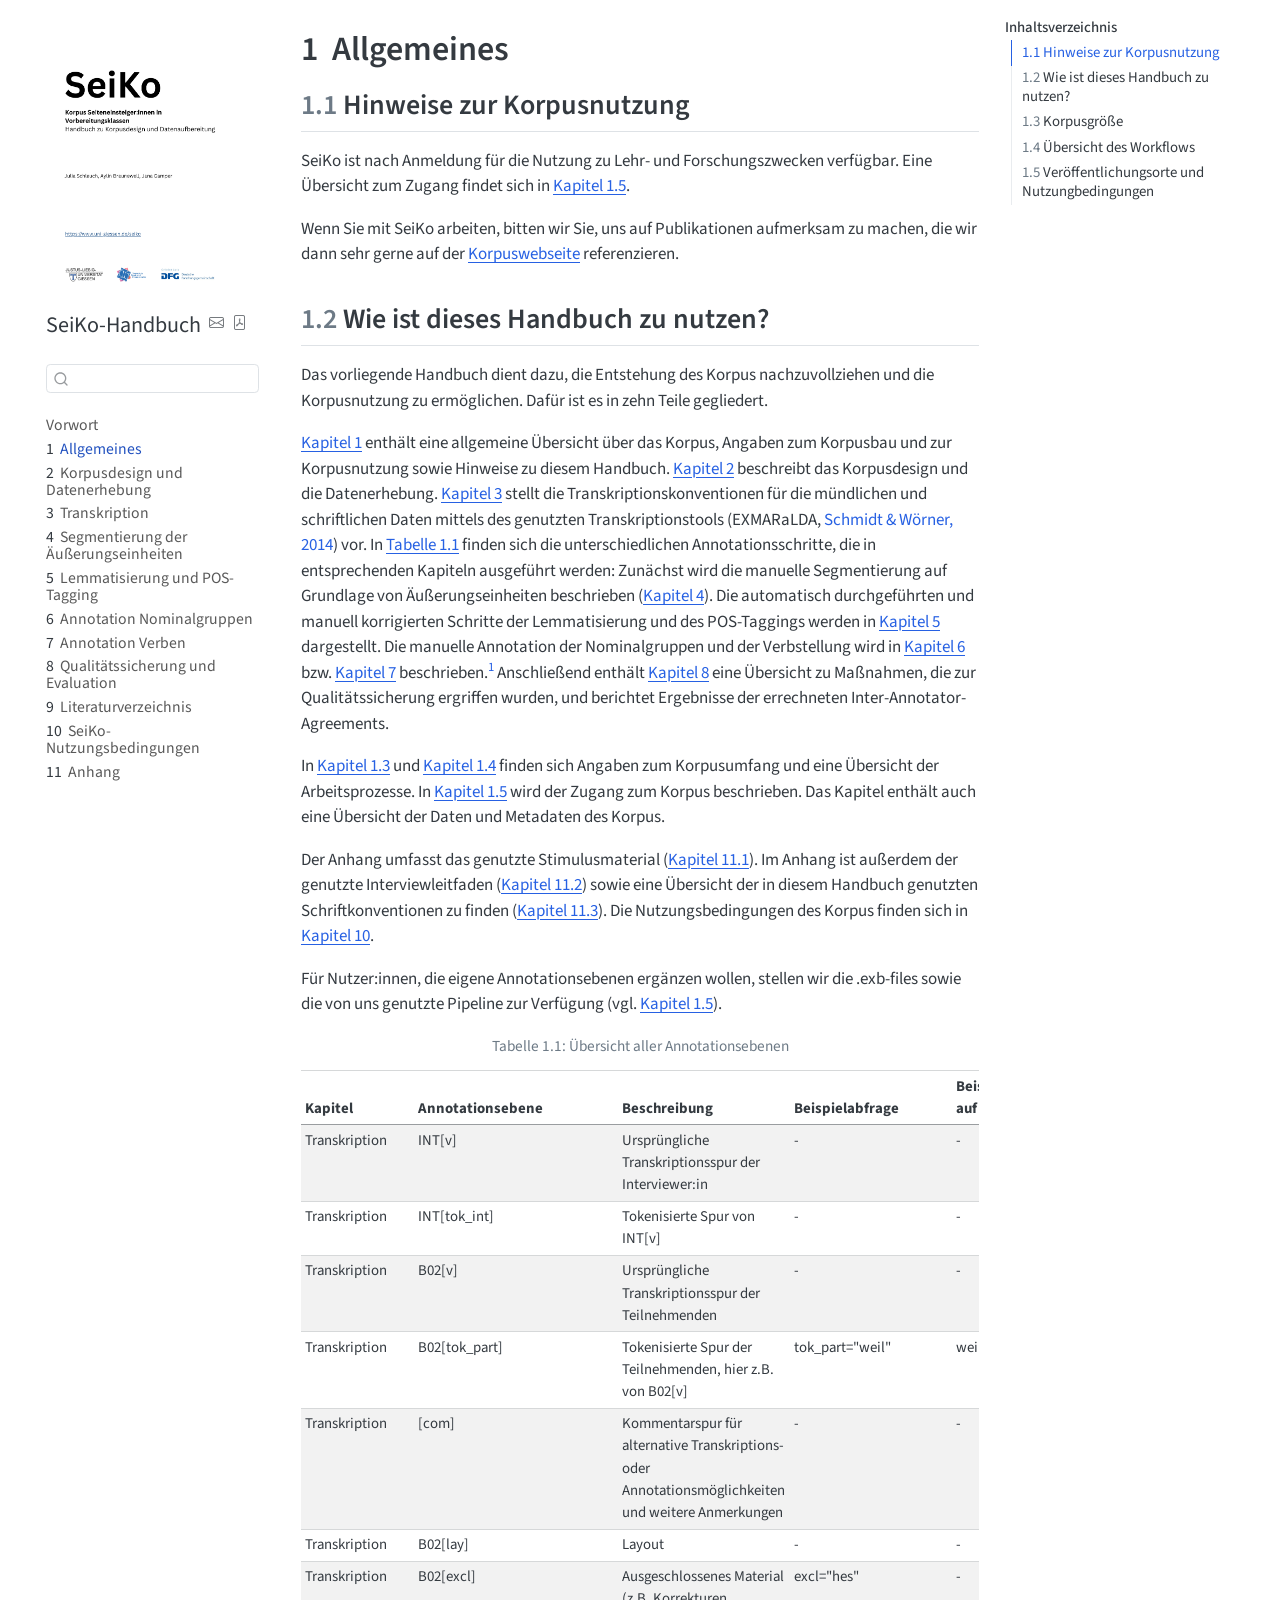
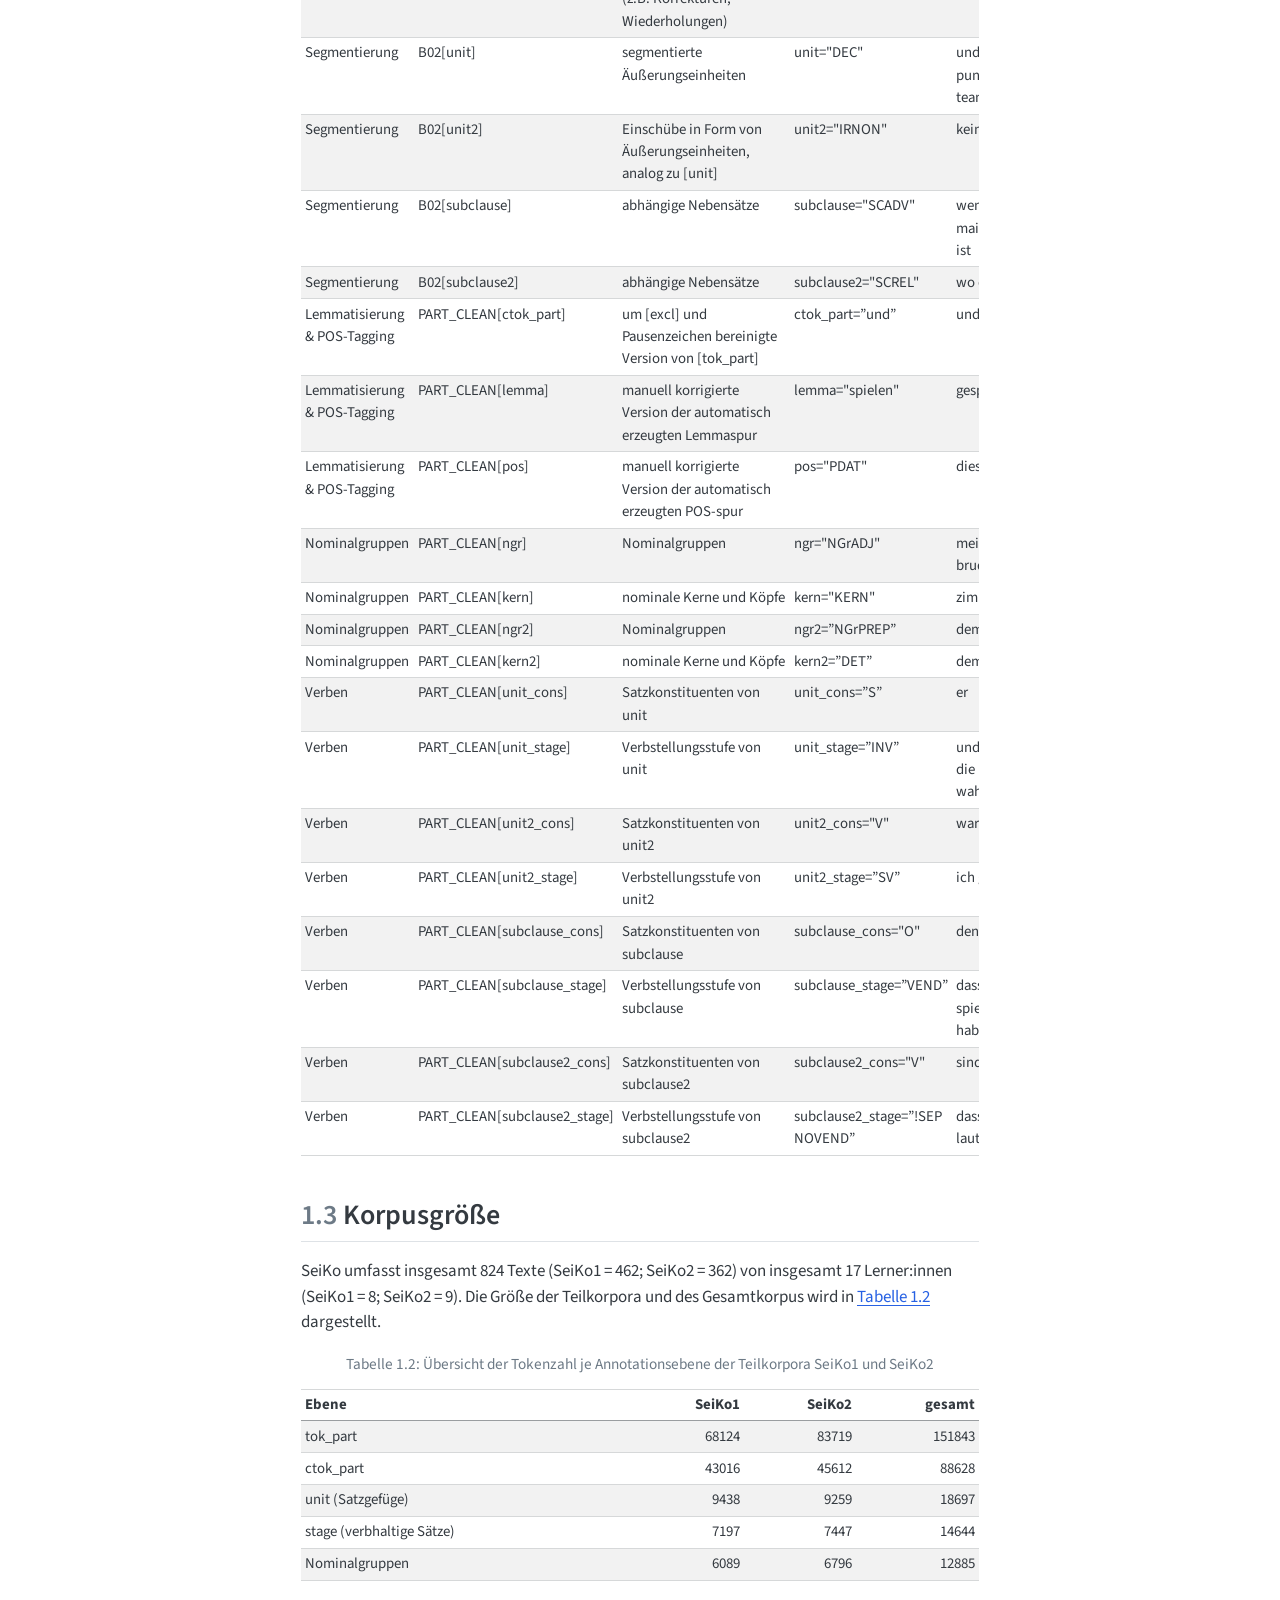
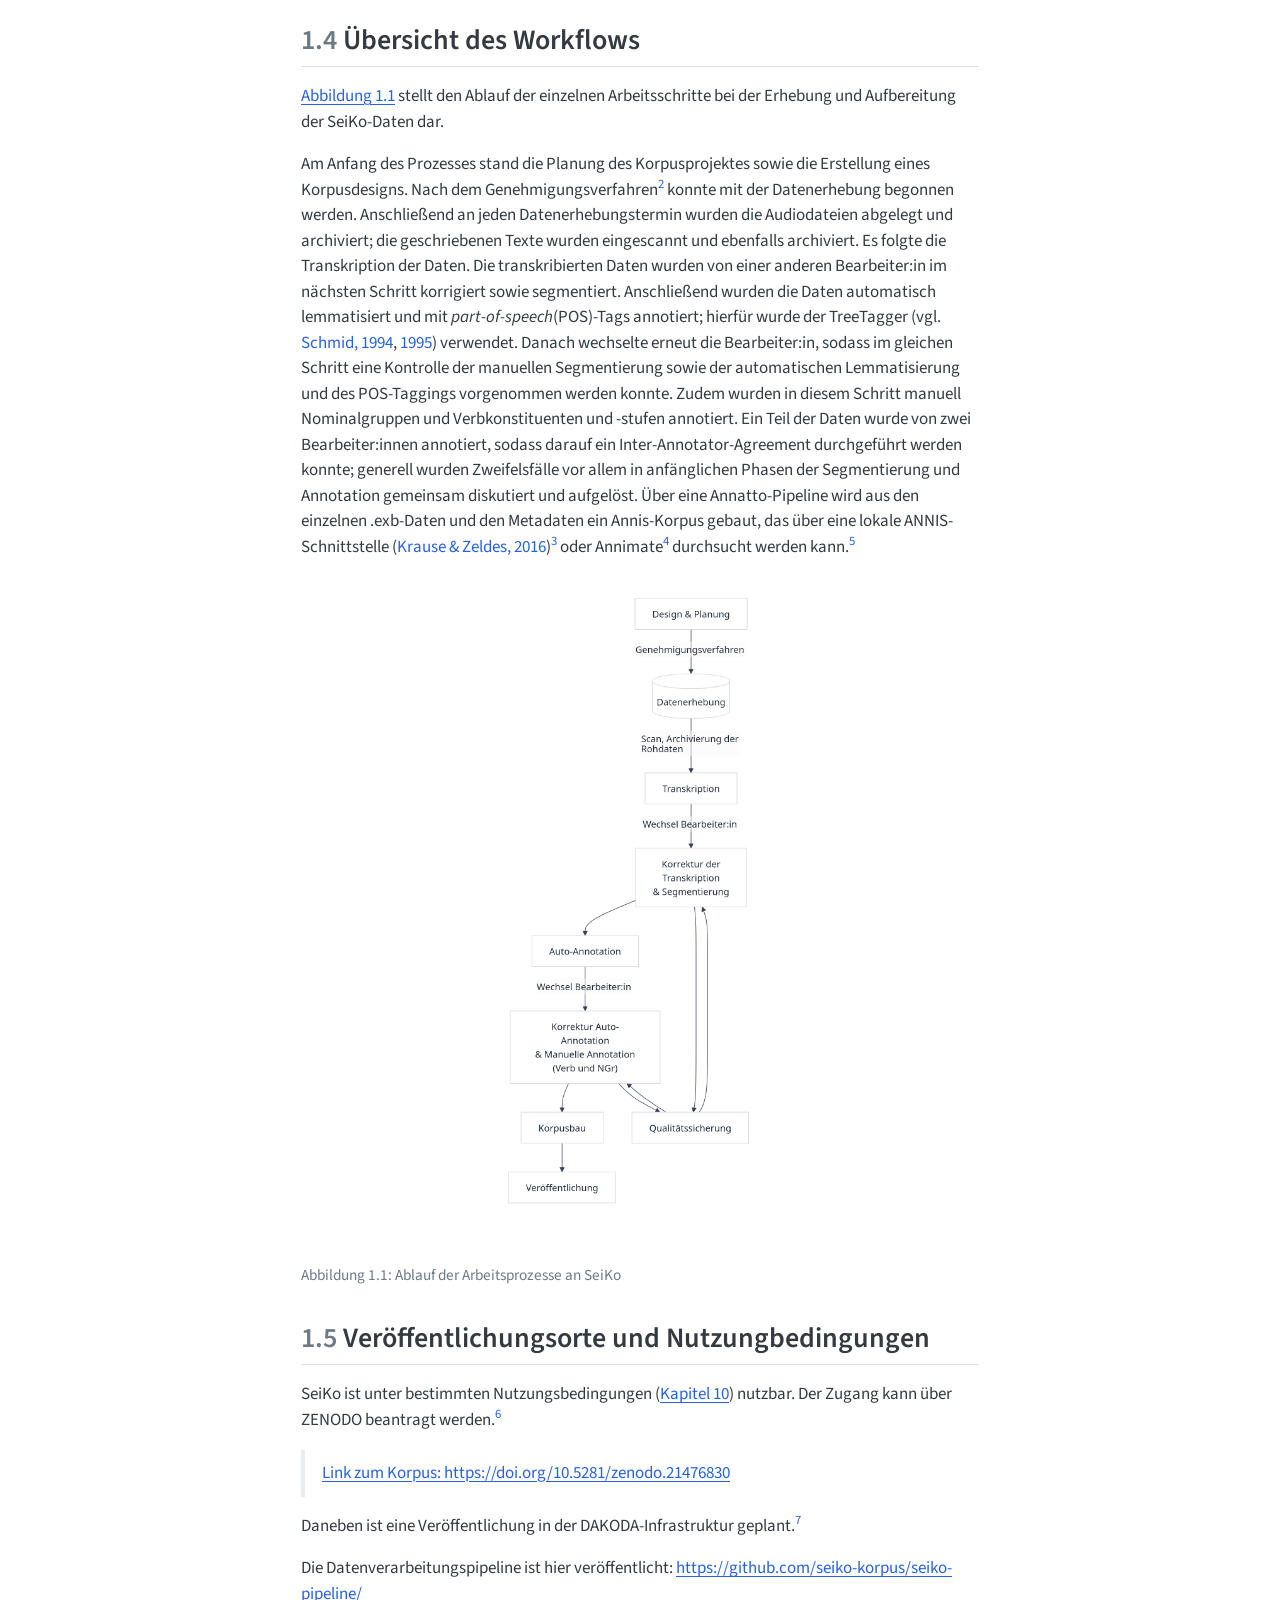
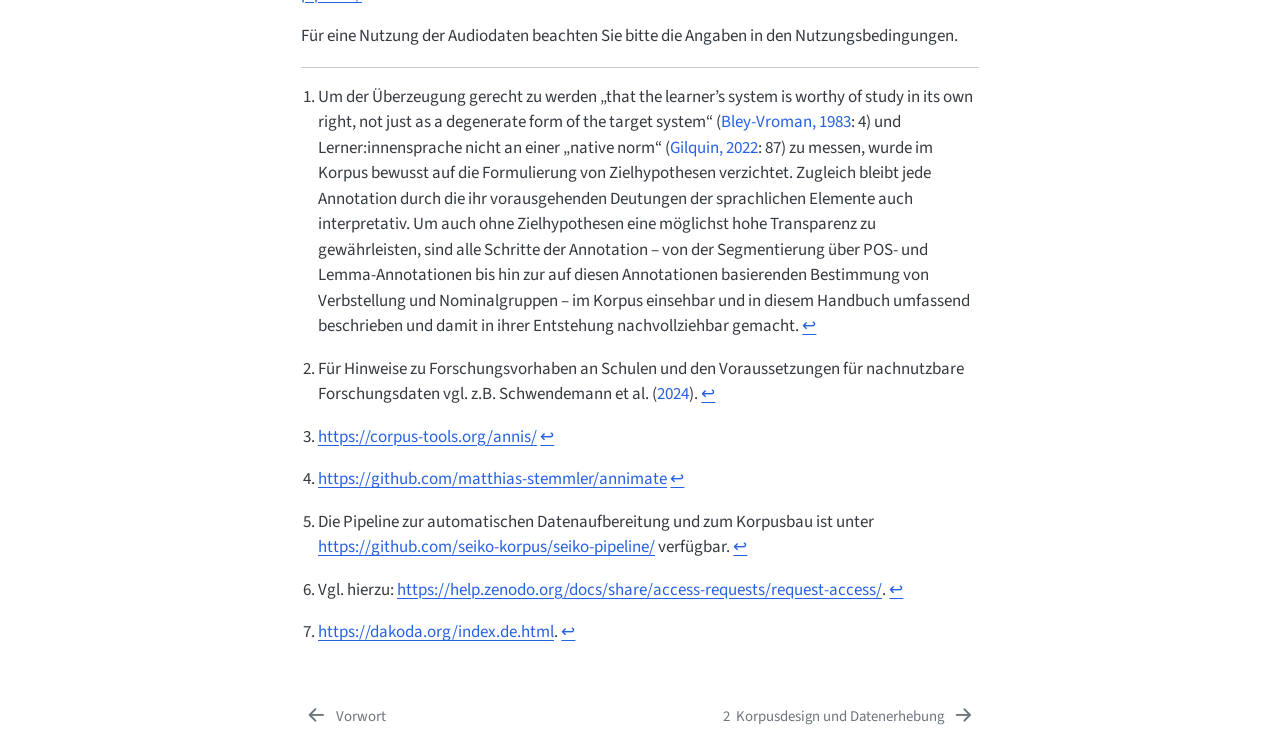
<file: einleitung.html>
<!DOCTYPE html>
<html xmlns="http://www.w3.org/1999/xhtml" lang="de" xml:lang="de"><head>

<meta charset="utf-8">
<meta name="generator" content="quarto-1.10.18">

<meta name="viewport" content="width=device-width, initial-scale=1.0, user-scalable=yes">


<title>1&nbsp; Allgemeines – SeiKo (Korpus Seiteneinsteiger:innen in Vorbereitungsklassen): Handbuch zu Korpusdesign und Datenaufbereitung</title>
<style>
/* Default styles provided by pandoc.
** See https://pandoc.org/MANUAL.html#variables-for-html for config info.
*/
span.smallcaps{font-variant: small-caps;}
div.columns{display: flex; gap: 1.5em;}
div.column{flex: auto;}
@media screen {
div.columns{gap: min(4vw, 1.5em);}
div.column{overflow-x: auto;}
}
div.hanging-indent{margin-left: 1.5em; text-indent: -1.5em;}
ul.task-list{list-style: none;}
ul.task-list li input[type="checkbox"] {
  width: 0.8em;
  margin: 0 0.8em 0.2em -1em; /* quarto-specific, see https://github.com/quarto-dev/quarto-cli/issues/4556 */ 
  vertical-align: middle;
}
/* CSS for citations */
div.csl-bib-body { }
div.csl-entry {
  clear: both;
  margin-bottom: 0em;
}
.hanging-indent div.csl-entry {
  margin-left:2em;
  text-indent:-2em;
}
div.csl-left-margin {
  min-width:2em;
  float:left;
}
div.csl-right-inline {
  margin-left:2em;
  padding-left:1em;
}
div.csl-indent {
  margin-left: 2em;
}</style>


<script src="site_libs/quarto-nav/quarto-nav.js"></script>
<script src="site_libs/quarto-nav/headroom.min.js"></script>
<script src="site_libs/clipboard/clipboard.min.js"></script>
<script src="site_libs/quarto-search/autocomplete.umd.js"></script>
<script src="site_libs/quarto-search/fuse.min.js"></script>
<script src="site_libs/quarto-search/quarto-search.js"></script>
<meta name="quarto:offset" content="./">
<link href="./datenerhebung.html" rel="next">
<link href="./index.html" rel="prev">
<script src="site_libs/quarto-html/quarto.js" type="module"></script>
<script src="site_libs/quarto-html/tabsets/tabsets.js" type="module"></script>
<script src="site_libs/quarto-html/popper.min.js"></script>
<script src="site_libs/quarto-html/tippy.umd.min.js"></script>
<script src="site_libs/quarto-html/anchor.min.js"></script>
<link href="site_libs/quarto-html/tippy.css" rel="stylesheet">
<link href="site_libs/quarto-html/quarto-syntax-highlighting-64a204ab8560d761af7679ceaba22944.css" rel="stylesheet" id="quarto-text-highlighting-styles">
<script src="site_libs/bootstrap/bootstrap.min.js"></script>
<link href="site_libs/bootstrap/bootstrap-icons.css" rel="stylesheet">
<link href="site_libs/bootstrap/bootstrap-164cfe8d9d2495894d6b26734f072617.min.css" rel="stylesheet" append-hash="true" id="quarto-bootstrap" data-mode="light">
<script id="quarto-search-options" type="application/json">{
  "location": "sidebar",
  "copy-button": false,
  "collapse-after": 3,
  "panel-placement": "start",
  "type": "textbox",
  "limit": 50,
  "keyboard-shortcut": [
    "f",
    "/",
    "s"
  ],
  "show-item-context": false,
  "language": {
    "search-no-results-text": "Keine Treffer",
    "search-matching-documents-text": "Treffer",
    "search-copy-link-title": "Link in die Suche kopieren",
    "search-hide-matches-text": "Zusätzliche Treffer verbergen",
    "search-more-match-text": "weitere Treffer in diesem Dokument",
    "search-more-matches-text": "weitere Treffer in diesem Dokument",
    "search-clear-button-title": "Zurücksetzen",
    "search-text-placeholder": "",
    "search-detached-cancel-button-title": "Abbrechen",
    "search-submit-button-title": "Abschicken",
    "search-label": "Suchen"
  }
}</script>
<script src="site_libs/kePrint-0.0.1/kePrint.js"></script>
<link href="site_libs/lightable-0.0.1/lightable.css" rel="stylesheet">


<link rel="stylesheet" href="styles.css">
</head>

<body class="nav-sidebar floating quarto-light">

<div id="quarto-search-results"></div>
  <header id="quarto-header" class="headroom fixed-top">
  <nav class="quarto-secondary-nav">
    <div class="container-fluid d-flex">
      <button type="button" class="quarto-btn-toggle btn" data-bs-toggle="collapse" role="button" data-bs-target=".quarto-sidebar-collapse-item" aria-controls="quarto-sidebar" aria-expanded="false" aria-label="Seitenleiste umschalten" onclick="if (window.quartoToggleHeadroom) { window.quartoToggleHeadroom(); }">
        <i class="bi bi-layout-text-sidebar-reverse"></i>
      </button>
        <nav class="quarto-page-breadcrumbs" aria-label="breadcrumb"><ol class="breadcrumb"><li class="breadcrumb-item"><a href="./einleitung.html"><span class="chapter-number">1</span>&nbsp; <span class="chapter-title">Allgemeines</span></a></li></ol></nav>
        <a class="flex-grow-1" role="navigation" data-bs-toggle="collapse" data-bs-target=".quarto-sidebar-collapse-item" aria-controls="quarto-sidebar" aria-expanded="false" aria-label="Seitenleiste umschalten" onclick="if (window.quartoToggleHeadroom) { window.quartoToggleHeadroom(); }">      
        </a>
      <button type="button" class="btn quarto-search-button" aria-label="Suchen" onclick="window.quartoOpenSearch();">
        <i class="bi bi-search"></i>
      </button>
    </div>
  </nav>
</header>
<!-- content -->
<div id="quarto-content" class="quarto-container page-columns page-rows-contents page-layout-article">
<!-- sidebar -->
  <nav id="quarto-sidebar" class="sidebar collapse collapse-horizontal quarto-sidebar-collapse-item sidebar-navigation floating overflow-auto">
    <div class="pt-lg-2 mt-2 text-left sidebar-header sidebar-header-stacked">
      <a href="./index.html" class="sidebar-logo-link">
      <img src="./cover/handbuch_deckblatt.png" alt="Deckblatt des SeiKo-Handbuchs" class="sidebar-logo light-content py-0 d-lg-inline d-none">
      <img src="./cover/handbuch_deckblatt.png" alt="Deckblatt des SeiKo-Handbuchs" class="sidebar-logo dark-content py-0 d-lg-inline d-none">
      </a>
    <div class="sidebar-title mb-0 py-0">
      <a href="./">SeiKo-Handbuch</a> 
        <div class="sidebar-tools-main">
    <a href="mailto:seiko@uni-giessen.de" title="Kontakt" class="quarto-navigation-tool px-1" aria-label="Kontakt"><i class="bi bi-envelope"></i></a>
    <a href="./seiko-handbuch.pdf" title="Download PDF" class="quarto-navigation-tool px-1" aria-label="Download PDF"><i class="bi bi-file-pdf"></i></a>
</div>
    </div>
      </div>
        <div class="mt-2 flex-shrink-0 align-items-center">
        <div class="sidebar-search">
        <div id="quarto-search" class="" title="Suchen"></div>
        </div>
        </div>
    <div class="sidebar-menu-container"> 
    <ul class="list-unstyled mt-1">
        <li class="sidebar-item">
  <div class="sidebar-item-container"> 
  <a href="./index.html" class="sidebar-item-text sidebar-link">
 <span class="menu-text">Vorwort</span></a>
  </div>
</li>
        <li class="sidebar-item">
  <div class="sidebar-item-container"> 
  <a href="./einleitung.html" class="sidebar-item-text sidebar-link active">
 <span class="menu-text"><span class="chapter-number">1</span>&nbsp; <span class="chapter-title">Allgemeines</span></span></a>
  </div>
</li>
        <li class="sidebar-item">
  <div class="sidebar-item-container"> 
  <a href="./datenerhebung.html" class="sidebar-item-text sidebar-link">
 <span class="menu-text"><span class="chapter-number">2</span>&nbsp; <span class="chapter-title">Korpusdesign und Datenerhebung</span></span></a>
  </div>
</li>
        <li class="sidebar-item">
  <div class="sidebar-item-container"> 
  <a href="./transkription.html" class="sidebar-item-text sidebar-link">
 <span class="menu-text"><span class="chapter-number">3</span>&nbsp; <span class="chapter-title">Transkription</span></span></a>
  </div>
</li>
        <li class="sidebar-item">
  <div class="sidebar-item-container"> 
  <a href="./segmentierung.html" class="sidebar-item-text sidebar-link">
 <span class="menu-text"><span class="chapter-number">4</span>&nbsp; <span class="chapter-title">Segmentierung der Äußerungseinheiten</span></span></a>
  </div>
</li>
        <li class="sidebar-item">
  <div class="sidebar-item-container"> 
  <a href="./lemmapos.html" class="sidebar-item-text sidebar-link">
 <span class="menu-text"><span class="chapter-number">5</span>&nbsp; <span class="chapter-title">Lemmatisierung und POS-Tagging</span></span></a>
  </div>
</li>
        <li class="sidebar-item">
  <div class="sidebar-item-container"> 
  <a href="./ngr.html" class="sidebar-item-text sidebar-link">
 <span class="menu-text"><span class="chapter-number">6</span>&nbsp; <span class="chapter-title">Annotation Nominalgruppen</span></span></a>
  </div>
</li>
        <li class="sidebar-item">
  <div class="sidebar-item-container"> 
  <a href="./verb.html" class="sidebar-item-text sidebar-link">
 <span class="menu-text"><span class="chapter-number">7</span>&nbsp; <span class="chapter-title">Annotation Verben</span></span></a>
  </div>
</li>
        <li class="sidebar-item">
  <div class="sidebar-item-container"> 
  <a href="./evaluation.html" class="sidebar-item-text sidebar-link">
 <span class="menu-text"><span class="chapter-number">8</span>&nbsp; <span class="chapter-title">Qualitätssicherung und Evaluation</span></span></a>
  </div>
</li>
        <li class="sidebar-item">
  <div class="sidebar-item-container"> 
  <a href="./references.html" class="sidebar-item-text sidebar-link">
 <span class="menu-text"><span class="chapter-number">9</span>&nbsp; <span class="chapter-title">Literaturverzeichnis</span></span></a>
  </div>
</li>
        <li class="sidebar-item">
  <div class="sidebar-item-container"> 
  <a href="./nutzungsbedingungen.html" class="sidebar-item-text sidebar-link">
 <span class="menu-text"><span class="chapter-number">10</span>&nbsp; <span class="chapter-title">SeiKo-Nutzungsbedingungen</span></span></a>
  </div>
</li>
        <li class="sidebar-item">
  <div class="sidebar-item-container"> 
  <a href="./Anhang/anhang.html" class="sidebar-item-text sidebar-link">
 <span class="menu-text"><span class="chapter-number">11</span>&nbsp; <span class="chapter-title">Anhang</span></span></a>
  </div>
</li>
    </ul>
    </div>
</nav>
<div id="quarto-sidebar-glass" class="quarto-sidebar-collapse-item" data-bs-toggle="collapse" data-bs-target=".quarto-sidebar-collapse-item"></div>
<!-- margin-sidebar -->
    <div id="quarto-margin-sidebar" class="sidebar margin-sidebar">
        <nav id="TOC" role="doc-toc" class="toc-active">
    <h2 id="toc-title">Inhaltsverzeichnis</h2>
   
  <ul>
  <li><a href="#hinweise-zur-korpusnutzung" id="toc-hinweise-zur-korpusnutzung" class="nav-link active" data-scroll-target="#hinweise-zur-korpusnutzung"><span class="header-section-number">1.1</span> Hinweise zur Korpusnutzung</a></li>
  <li><a href="#wie-ist-dieses-handbuch-zu-nutzen" id="toc-wie-ist-dieses-handbuch-zu-nutzen" class="nav-link" data-scroll-target="#wie-ist-dieses-handbuch-zu-nutzen"><span class="header-section-number">1.2</span> Wie ist dieses Handbuch zu nutzen?</a></li>
  <li><a href="#sec-size" id="toc-sec-size" class="nav-link" data-scroll-target="#sec-size"><span class="header-section-number">1.3</span> Korpusgröße</a></li>
  <li><a href="#sec-workflow" id="toc-sec-workflow" class="nav-link" data-scroll-target="#sec-workflow"><span class="header-section-number">1.4</span> Übersicht des Workflows</a></li>
  <li><a href="#sec-where" id="toc-sec-where" class="nav-link" data-scroll-target="#sec-where"><span class="header-section-number">1.5</span> Veröffentlichungsorte und Nutzungbedingungen</a></li>
  </ul>
</nav>
    </div>
<!-- main -->
<main class="content" id="quarto-document-content">

<header id="title-block-header" class="quarto-title-block default">
<div class="quarto-title">
<h1 class="title"><span id="sec-allgemeines" class="quarto-section-identifier"><span class="chapter-number">1</span>&nbsp; <span class="chapter-title">Allgemeines</span></span></h1>
</div>



<div class="quarto-title-meta">

    
  
    
  </div>
  


</header>


<section id="hinweise-zur-korpusnutzung" class="level2" data-number="1.1">
<h2 data-number="1.1" class="anchored" data-anchor-id="hinweise-zur-korpusnutzung"><span class="header-section-number">1.1</span> Hinweise zur Korpusnutzung</h2>
<p>SeiKo ist nach Anmeldung für die Nutzung zu Lehr- und Forschungszwecken verfügbar. Eine Übersicht zum Zugang findet sich in <a href="#sec-where" class="quarto-xref"><span>Kapitel 1.5</span></a>.</p>
<p>Wenn Sie mit SeiKo arbeiten, bitten wir Sie, uns auf Publikationen aufmerksam zu machen, die wir dann sehr gerne auf der <a href="https://www.uni-giessen.de/de/fbz/fb05/germanistik/absprache/profdaz/projekte/seiko">Korpuswebseite</a> referenzieren.</p>
</section>
<section id="wie-ist-dieses-handbuch-zu-nutzen" class="level2" data-number="1.2">
<h2 data-number="1.2" class="anchored" data-anchor-id="wie-ist-dieses-handbuch-zu-nutzen"><span class="header-section-number">1.2</span> Wie ist dieses Handbuch zu nutzen?</h2>
<p>Das vorliegende Handbuch dient dazu, die Entstehung des Korpus nachzuvollziehen und die Korpusnutzung zu ermöglichen. Dafür ist es in zehn Teile gegliedert.</p>
<p><a href="#sec-allgemeines" class="quarto-xref"><span>Kapitel 1</span></a> enthält eine allgemeine Übersicht über das Korpus, Angaben zum Korpusbau und zur Korpusnutzung sowie Hinweise zu diesem Handbuch. <a href="datenerhebung.html" class="quarto-xref"><span>Kapitel 2</span></a> beschreibt das Korpusdesign und die Datenerhebung. <a href="transkription.html" class="quarto-xref"><span>Kapitel 3</span></a> stellt die Transkriptionskonventionen für die mündlichen und schriftlichen Daten mittels des genutzten Transkriptionstools <span class="citation" data-cites="Schmidt.Worner2014EXMARaLDA">(EXMARaLDA, <a href="references.html#ref-Schmidt.Worner2014EXMARaLDA" role="doc-biblioref">Schmidt &amp; Wörner, 2014</a>)</span> vor. In <a href="#tbl-uebersicht-annoebene" class="quarto-xref">Tabelle&nbsp;<span>1.1</span></a> finden sich die unterschiedlichen Annotationsschritte, die in entsprechenden Kapiteln ausgeführt werden: Zunächst wird die manuelle Segmentierung auf Grundlage von Äußerungseinheiten beschrieben (<a href="segmentierung.html" class="quarto-xref"><span>Kapitel 4</span></a>). Die automatisch durchgeführten und manuell korrigierten Schritte der Lemmatisierung und des POS-Taggings werden in <a href="lemmapos.html" class="quarto-xref"><span>Kapitel 5</span></a> dargestellt. Die manuelle Annotation der Nominalgruppen und der Verbstellung wird in <a href="ngr.html" class="quarto-xref"><span>Kapitel 6</span></a> bzw. <a href="verb.html" class="quarto-xref"><span>Kapitel 7</span></a> beschrieben.<a href="#fn1" class="footnote-ref" id="fnref1" role="doc-noteref"><sup>1</sup></a> Anschließend enthält <a href="evaluation.html" class="quarto-xref"><span>Kapitel 8</span></a> eine Übersicht zu Maßnahmen, die zur Qualitätssicherung ergriffen wurden, und berichtet Ergebnisse der errechneten Inter-Annotator-Agreements.</p>
<p>In <a href="#sec-size" class="quarto-xref"><span>Kapitel 1.3</span></a> und <a href="#sec-workflow" class="quarto-xref"><span>Kapitel 1.4</span></a> finden sich Angaben zum Korpusumfang und eine Übersicht der Arbeitsprozesse. In <a href="#sec-where" class="quarto-xref"><span>Kapitel 1.5</span></a> wird der Zugang zum Korpus beschrieben. Das Kapitel enthält auch eine Übersicht der Daten und Metadaten des Korpus.</p>
<p>Der Anhang umfasst das genutzte Stimulusmaterial (<a href="Anhang/anhang.html#sec-stimuli" class="quarto-xref"><span>Kapitel 11.1</span></a>). Im Anhang ist außerdem der genutzte Interviewleitfaden (<a href="Anhang/anhang.html#sec-leitfaden" class="quarto-xref"><span>Kapitel 11.2</span></a>) sowie eine Übersicht der in diesem Handbuch genutzten Schriftkonventionen zu finden (<a href="Anhang/anhang.html#sec-schriftkonventionen" class="quarto-xref"><span>Kapitel 11.3</span></a>). Die Nutzungsbedingungen des Korpus finden sich in <a href="nutzungsbedingungen.html" class="quarto-xref"><span>Kapitel 10</span></a>.</p>
<p>Für Nutzer:innen, die eigene Annotationsebenen ergänzen wollen, stellen wir die .exb-files sowie die von uns genutzte Pipeline zur Verfügung (vgl. <a href="#sec-where" class="quarto-xref"><span>Kapitel 1.5</span></a>).</p>
<div class="cell">
<div id="tbl-uebersicht-annoebene" class="cell quarto-float quarto-figure quarto-figure-center anchored">
<figure class="quarto-float quarto-float-tbl figure">
<figcaption class="quarto-float-caption-top quarto-float-caption quarto-float-tbl" id="tbl-uebersicht-annoebene-caption-0ceaefa1-69ba-4598-a22c-09a6ac19f8ca">
Tabelle&nbsp;1.1: Übersicht aller Annotationsebenen
</figcaption>
<div aria-describedby="tbl-uebersicht-annoebene-caption-0ceaefa1-69ba-4598-a22c-09a6ac19f8ca">
<div class="cell-output-display">
<div class="table-responsive">
<table class="table table-hover table-condensed cell caption-top table-sm table-striped small">
<thead>
<tr class="header">
<th style="text-align: left;" data-quarto-table-cell-role="th">Kapitel</th>
<th style="text-align: left;" data-quarto-table-cell-role="th">Annotationsebene</th>
<th style="text-align: left;" data-quarto-table-cell-role="th">Beschreibung</th>
<th style="text-align: left;" data-quarto-table-cell-role="th">Beispielabfrage</th>
<th style="text-align: left;" data-quarto-table-cell-role="th">Beispielergebnis auf ctok_part</th>
</tr>
</thead>
<tbody>
<tr class="odd">
<td style="text-align: left;">Transkription</td>
<td style="text-align: left;">INT[v]</td>
<td style="text-align: left;">Ursprüngliche Transkriptionsspur der Interviewer:in</td>
<td style="text-align: left;">-</td>
<td style="text-align: left;">-</td>
</tr>
<tr class="even">
<td style="text-align: left;">Transkription</td>
<td style="text-align: left;">INT[tok_int]</td>
<td style="text-align: left;">Tokenisierte Spur von INT[v]</td>
<td style="text-align: left;">-</td>
<td style="text-align: left;">-</td>
</tr>
<tr class="odd">
<td style="text-align: left;">Transkription</td>
<td style="text-align: left;">B02[v]</td>
<td style="text-align: left;">Ursprüngliche Transkriptionsspur der Teilnehmenden</td>
<td style="text-align: left;">-</td>
<td style="text-align: left;">-</td>
</tr>
<tr class="even">
<td style="text-align: left;">Transkription</td>
<td style="text-align: left;">B02[tok_part]</td>
<td style="text-align: left;">Tokenisierte Spur der Teilnehmenden, hier z.B. von B02[v]</td>
<td style="text-align: left;">tok_part=‎"weil‎"</td>
<td style="text-align: left;">weil</td>
</tr>
<tr class="odd">
<td style="text-align: left;">Transkription</td>
<td style="text-align: left;">[com]</td>
<td style="text-align: left;">Kommentarspur für alternative Transkriptions- oder Annotationsmöglichkeiten und weitere Anmerkungen</td>
<td style="text-align: left;">-</td>
<td style="text-align: left;">-</td>
</tr>
<tr class="even">
<td style="text-align: left;">Transkription</td>
<td style="text-align: left;">B02[lay]</td>
<td style="text-align: left;">Layout</td>
<td style="text-align: left;">-</td>
<td style="text-align: left;">-</td>
</tr>
<tr class="odd">
<td style="text-align: left;">Transkription</td>
<td style="text-align: left;">B02[excl]</td>
<td style="text-align: left;">Ausgeschlossenes Material (z.B. Korrekturen, Wiederholungen)</td>
<td style="text-align: left;">excl=‎"hes‎"</td>
<td style="text-align: left;">-</td>
</tr>
<tr class="even">
<td style="text-align: left;">Segmentierung</td>
<td style="text-align: left;">B02[unit]</td>
<td style="text-align: left;">segmentierte Äußerungseinheiten</td>
<td style="text-align: left;">unit=‎"DEC‎"</td>
<td style="text-align: left;">und er hat ein punkt für sein team</td>
</tr>
<tr class="odd">
<td style="text-align: left;">Segmentierung</td>
<td style="text-align: left;">B02[unit2]</td>
<td style="text-align: left;">Einschübe in Form von Äußerungseinheiten, analog zu [unit]</td>
<td style="text-align: left;">unit2=‎"IRNON‎"</td>
<td style="text-align: left;">keine ahnung</td>
</tr>
<tr class="even">
<td style="text-align: left;">Segmentierung</td>
<td style="text-align: left;">B02[subclause]</td>
<td style="text-align: left;">abhängige Nebensätze</td>
<td style="text-align: left;">subclause=‎"SCADV‎"</td>
<td style="text-align: left;">wenn das eine e mail oder ein brief ist</td>
</tr>
<tr class="odd">
<td style="text-align: left;">Segmentierung</td>
<td style="text-align: left;">B02[subclause2]</td>
<td style="text-align: left;">abhängige Nebensätze</td>
<td style="text-align: left;">subclause2=‎"SCREL‎"</td>
<td style="text-align: left;">wo der tee ist</td>
</tr>
<tr class="even">
<td style="text-align: left;">Lemmatisierung &amp; POS-Tagging</td>
<td style="text-align: left;">PART_CLEAN[ctok_part]</td>
<td style="text-align: left;">um [excl] und Pausenzeichen bereinigte Version von [tok_part]</td>
<td style="text-align: left;">ctok_part=”und”</td>
<td style="text-align: left;">und</td>
</tr>
<tr class="odd">
<td style="text-align: left;">Lemmatisierung &amp; POS-Tagging</td>
<td style="text-align: left;">PART_CLEAN[lemma]</td>
<td style="text-align: left;">manuell korrigierte Version der automatisch erzeugten Lemmaspur</td>
<td style="text-align: left;">lemma=‎"spielen‎"</td>
<td style="text-align: left;">gespielt</td>
</tr>
<tr class="even">
<td style="text-align: left;">Lemmatisierung &amp; POS-Tagging</td>
<td style="text-align: left;">PART_CLEAN[pos]</td>
<td style="text-align: left;">manuell korrigierte Version der automatisch erzeugten POS-spur</td>
<td style="text-align: left;">pos=‎"PDAT‎"</td>
<td style="text-align: left;">diese</td>
</tr>
<tr class="odd">
<td style="text-align: left;">Nominalgruppen</td>
<td style="text-align: left;">PART_CLEAN[ngr]</td>
<td style="text-align: left;">Nominalgruppen</td>
<td style="text-align: left;">ngr=‎"NGrADJ‎"</td>
<td style="text-align: left;">mein kleiner bruder</td>
</tr>
<tr class="even">
<td style="text-align: left;">Nominalgruppen</td>
<td style="text-align: left;">PART_CLEAN[kern]</td>
<td style="text-align: left;">nominale Kerne und Köpfe</td>
<td style="text-align: left;">kern=‎"KERN‎"</td>
<td style="text-align: left;">zimmer</td>
</tr>
<tr class="odd">
<td style="text-align: left;">Nominalgruppen</td>
<td style="text-align: left;">PART_CLEAN[ngr2]</td>
<td style="text-align: left;">Nominalgruppen</td>
<td style="text-align: left;">ngr2=”NGrPREP”</td>
<td style="text-align: left;">dem jünge</td>
</tr>
<tr class="even">
<td style="text-align: left;">Nominalgruppen</td>
<td style="text-align: left;">PART_CLEAN[kern2]</td>
<td style="text-align: left;">nominale Kerne und Köpfe</td>
<td style="text-align: left;">kern2=”DET”</td>
<td style="text-align: left;">dem</td>
</tr>
<tr class="odd">
<td style="text-align: left;">Verben</td>
<td style="text-align: left;">PART_CLEAN[unit_cons]</td>
<td style="text-align: left;">Satzkonstituenten von unit</td>
<td style="text-align: left;">unit_cons=”S”</td>
<td style="text-align: left;">er</td>
</tr>
<tr class="even">
<td style="text-align: left;">Verben</td>
<td style="text-align: left;">PART_CLEAN[unit_stage]</td>
<td style="text-align: left;">Verbstellungsstufe von unit</td>
<td style="text-align: left;">unit_stage=”INV”</td>
<td style="text-align: left;">und dann kommt die mutter wahrscheinlich</td>
</tr>
<tr class="odd">
<td style="text-align: left;">Verben</td>
<td style="text-align: left;">PART_CLEAN[unit2_cons]</td>
<td style="text-align: left;">Satzkonstituenten von unit2</td>
<td style="text-align: left;">unit2_cons=‎"V‎"</td>
<td style="text-align: left;">warte</td>
</tr>
<tr class="even">
<td style="text-align: left;">Verben</td>
<td style="text-align: left;">PART_CLEAN[unit2_stage]</td>
<td style="text-align: left;">Verbstellungsstufe von unit2</td>
<td style="text-align: left;">unit2_stage=”SV”</td>
<td style="text-align: left;">ich glaub</td>
</tr>
<tr class="odd">
<td style="text-align: left;">Verben</td>
<td style="text-align: left;">PART_CLEAN[subclause_cons]</td>
<td style="text-align: left;">Satzkonstituenten von subclause</td>
<td style="text-align: left;">subclause_cons=‎"O‎"</td>
<td style="text-align: left;">den spiel</td>
</tr>
<tr class="even">
<td style="text-align: left;">Verben</td>
<td style="text-align: left;">PART_CLEAN[subclause_stage]</td>
<td style="text-align: left;">Verbstellungsstufe von subclause</td>
<td style="text-align: left;">subclause_stage=”VEND”</td>
<td style="text-align: left;">dass ee wir den spiel verloren haben</td>
</tr>
<tr class="odd">
<td style="text-align: left;">Verben</td>
<td style="text-align: left;">PART_CLEAN[subclause2_cons]</td>
<td style="text-align: left;">Satzkonstituenten von subclause2</td>
<td style="text-align: left;">subclause2_cons=‎"V‎"</td>
<td style="text-align: left;">sind</td>
</tr>
<tr class="even">
<td style="text-align: left;">Verben</td>
<td style="text-align: left;">PART_CLEAN[subclause2_stage]</td>
<td style="text-align: left;">Verbstellungsstufe von subclause2</td>
<td style="text-align: left;">subclause2_stage=”!SEP NOVEND”</td>
<td style="text-align: left;">dass eh sie sind so laut gewesen</td>
</tr>
</tbody>
</table>
</div>
</div>
</div>
</figure>
</div>
</div>
</section>
<section id="sec-size" class="level2" data-number="1.3">
<h2 data-number="1.3" class="anchored" data-anchor-id="sec-size"><span class="header-section-number">1.3</span> Korpusgröße</h2>
<p>SeiKo umfasst insgesamt 824 Texte (SeiKo1 = 462; SeiKo2 = 362) von insgesamt 17 Lerner:innen (SeiKo1 = 8; SeiKo2 = 9). Die Größe der Teilkorpora und des Gesamtkorpus wird in <a href="#tbl-uebersicht-korpusgroesse" class="quarto-xref">Tabelle&nbsp;<span>1.2</span></a> dargestellt.</p>
<div class="cell">
<div id="tbl-uebersicht-korpusgroesse" class="cell quarto-float quarto-figure quarto-figure-center anchored">
<figure class="quarto-float quarto-float-tbl figure">
<figcaption class="quarto-float-caption-top quarto-float-caption quarto-float-tbl" id="tbl-uebersicht-korpusgroesse-caption-0ceaefa1-69ba-4598-a22c-09a6ac19f8ca">
Tabelle&nbsp;1.2: Übersicht der Tokenzahl je Annotationsebene der Teilkorpora SeiKo1 und SeiKo2
</figcaption>
<div aria-describedby="tbl-uebersicht-korpusgroesse-caption-0ceaefa1-69ba-4598-a22c-09a6ac19f8ca">
<div class="cell-output-display">
<div class="table-responsive">
<table class="table table-hover table-condensed cell caption-top table-sm table-striped small">
<thead>
<tr class="header">
<th style="text-align: left;" data-quarto-table-cell-role="th">Ebene</th>
<th style="text-align: right;" data-quarto-table-cell-role="th">SeiKo1</th>
<th style="text-align: right;" data-quarto-table-cell-role="th">SeiKo2</th>
<th style="text-align: right;" data-quarto-table-cell-role="th">gesamt</th>
</tr>
</thead>
<tbody>
<tr class="odd">
<td style="text-align: left;">tok_part</td>
<td style="text-align: right;">68124</td>
<td style="text-align: right;">83719</td>
<td style="text-align: right;">151843</td>
</tr>
<tr class="even">
<td style="text-align: left;">ctok_part</td>
<td style="text-align: right;">43016</td>
<td style="text-align: right;">45612</td>
<td style="text-align: right;">88628</td>
</tr>
<tr class="odd">
<td style="text-align: left;">unit (Satzgefüge)</td>
<td style="text-align: right;">9438</td>
<td style="text-align: right;">9259</td>
<td style="text-align: right;">18697</td>
</tr>
<tr class="even">
<td style="text-align: left;">stage (verbhaltige Sätze)</td>
<td style="text-align: right;">7197</td>
<td style="text-align: right;">7447</td>
<td style="text-align: right;">14644</td>
</tr>
<tr class="odd">
<td style="text-align: left;">Nominalgruppen</td>
<td style="text-align: right;">6089</td>
<td style="text-align: right;">6796</td>
<td style="text-align: right;">12885</td>
</tr>
</tbody>
</table>
</div>
</div>
</div>
</figure>
</div>
</div>
</section>
<section id="sec-workflow" class="level2" data-number="1.4">
<h2 data-number="1.4" class="anchored" data-anchor-id="sec-workflow"><span class="header-section-number">1.4</span> Übersicht des Workflows</h2>
<p><a href="#fig-workflow" class="quarto-xref">Abbildung&nbsp;<span>1.1</span></a> stellt den Ablauf der einzelnen Arbeitsschritte bei der Erhebung und Aufbereitung der SeiKo-Daten dar.</p>
<p>Am Anfang des Prozesses stand die Planung des Korpusprojektes sowie die Erstellung eines Korpusdesigns. Nach dem Genehmigungsverfahren<a href="#fn2" class="footnote-ref" id="fnref2" role="doc-noteref"><sup>2</sup></a> konnte mit der Datenerhebung begonnen werden. Anschließend an jeden Datenerhebungstermin wurden die Audiodateien abgelegt und archiviert; die geschriebenen Texte wurden eingescannt und ebenfalls archiviert. Es folgte die Transkription der Daten. Die transkribierten Daten wurden von einer anderen Bearbeiter:in im nächsten Schritt korrigiert sowie segmentiert. Anschließend wurden die Daten automatisch lemmatisiert und mit <em>part-of-speech</em>(POS)-Tags annotiert; hierfür wurde der TreeTagger <span class="citation" data-cites="Schmid1994ProbabilisticPartofSpeechTagging Schmid1995ImprovementsPartofSpeechTagging">(vgl. <a href="references.html#ref-Schmid1994ProbabilisticPartofSpeechTagging" role="doc-biblioref">Schmid, 1994</a>, <a href="references.html#ref-Schmid1995ImprovementsPartofSpeechTagging" role="doc-biblioref">1995</a>)</span> verwendet. Danach wechselte erneut die Bearbeiter:in, sodass im gleichen Schritt eine Kontrolle der manuellen Segmentierung sowie der automatischen Lemmatisierung und des POS-Taggings vorgenommen werden konnte. Zudem wurden in diesem Schritt manuell Nominalgruppen und Verbkonstituenten und -stufen annotiert. Ein Teil der Daten wurde von zwei Bearbeiter:innen annotiert, sodass darauf ein Inter-Annotator-Agreement durchgeführt werden konnte; generell wurden Zweifelsfälle vor allem in anfänglichen Phasen der Segmentierung und Annotation gemeinsam diskutiert und aufgelöst. Über eine Annatto-Pipeline wird aus den einzelnen .exb-Daten und den Metadaten ein Annis-Korpus gebaut, das über eine lokale ANNIS-Schnittstelle <span class="citation" data-cites="Krause.Zeldes2016ANNIS3newarchitecture">(<a href="references.html#ref-Krause.Zeldes2016ANNIS3newarchitecture" role="doc-biblioref">Krause &amp; Zeldes, 2016</a>)</span><a href="#fn3" class="footnote-ref" id="fnref3" role="doc-noteref"><sup>3</sup></a> oder Annimate<a href="#fn4" class="footnote-ref" id="fnref4" role="doc-noteref"><sup>4</sup></a> durchsucht werden kann.<a href="#fn5" class="footnote-ref" id="fnref5" role="doc-noteref"><sup>5</sup></a></p>
<div id="fig-workflow" class="quarto-float quarto-figure quarto-figure-center anchored" data-fig-align="center" data-fig-pos="!htbp">
<figure class="quarto-float quarto-float-fig figure">
<div aria-describedby="fig-workflow-caption-0ceaefa1-69ba-4598-a22c-09a6ac19f8ca">
<img src="ABB/Arbeitsprozesse.PNG" class="img-fluid quarto-figure quarto-figure-center figure-img" style="width:40.0%" data-fig-pos="!htbp">
</div>
<figcaption class="quarto-float-caption-bottom quarto-float-caption quarto-float-fig" id="fig-workflow-caption-0ceaefa1-69ba-4598-a22c-09a6ac19f8ca">
Abbildung&nbsp;1.1: Ablauf der Arbeitsprozesse an SeiKo
</figcaption>
</figure>
</div>
</section>
<section id="sec-where" class="level2" data-number="1.5">
<h2 data-number="1.5" class="anchored" data-anchor-id="sec-where"><span class="header-section-number">1.5</span> Veröffentlichungsorte und Nutzungbedingungen</h2>
<p>SeiKo ist unter bestimmten Nutzungsbedingungen (<a href="nutzungsbedingungen.html" class="quarto-xref"><span>Kapitel 10</span></a>) nutzbar. Der Zugang kann über ZENODO beantragt werden.<a href="#fn6" class="footnote-ref" id="fnref6" role="doc-noteref"><sup>6</sup></a></p>
<blockquote class="blockquote">
<p><a href="https://doi.org/10.5281/zenodo.21476830">Link zum Korpus: https://doi.org/10.5281/zenodo.21476830</a></p>
</blockquote>
<p>Daneben ist eine Veröffentlichung in der DAKODA-Infrastruktur geplant.<a href="#fn7" class="footnote-ref" id="fnref7" role="doc-noteref"><sup>7</sup></a></p>
<p>Die Datenverarbeitungspipeline ist hier veröffentlicht: <a href="https://github.com/seiko-korpus/seiko-pipeline/" class="uri">https://github.com/seiko-korpus/seiko-pipeline/</a></p>
<p>Für eine Nutzung der Audiodaten beachten Sie bitte die Angaben in den Nutzungsbedingungen.</p>


<div id="refs" class="references csl-bib-body hanging-indent" data-entry-spacing="0" data-line-spacing="2" role="list" style="display: none">
<div id="ref-Bley-Vroman1983COMPARATIVEFALLACYINTERLANGUAGE" class="csl-entry" role="listitem">
Bley-Vroman, Robert. (1983). The comparative fallacy in interlanguage studies: <span>The</span> case of systematicity. <em>Language Learning</em>, <em>33</em>(1), 1–17. <a href="https://doi.org/10.1111/j.1467-1770.1983.tb00983.x">https://doi.org/10.1111/j.1467-1770.1983.tb00983.x</a>
</div>
<div id="ref-Gilquin2022Onenormrule" class="csl-entry" role="listitem">
Gilquin, Gaëtanelle. (2022). One norm to rule them all? <span>Corpus-derived</span> norms in learner corpus research and foreign language teaching. <em>Language Teaching</em>, <em>55</em>(1), 87–99. <a href="https://doi.org/10.1017/S0261444821000094">https://doi.org/10.1017/S0261444821000094</a>
</div>
<div id="ref-Krause.Zeldes2016ANNIS3newarchitecture" class="csl-entry" role="listitem">
Krause, Thomas, &amp; Zeldes, Amir. (2016). <span>ANNIS3</span>: <span>A</span> new architecture for generic corpus query and visualization. <em>Digital Scholarship in the Humanities</em>, <em>31</em>(1), 118–139. <a href="https://doi.org/10.1093/llc/fqu057">https://doi.org/10.1093/llc/fqu057</a>
</div>
<div id="ref-Schmid1994ProbabilisticPartofSpeechTagging" class="csl-entry" role="listitem">
Schmid, Helmut. (1994). <em>Probabilistic <span>Part-of-Speech Tagging Using Decision Trees</span></em>. Proceedings of International Conference on New Methods in Language Processing.
</div>
<div id="ref-Schmid1995ImprovementsPartofSpeechTagging" class="csl-entry" role="listitem">
Schmid, Helmut. (1995). <em>Improvements in <span>Part-of-Speech Tagging</span> with an <span>Application</span> to <span>German</span></em>. Proceedings of the ACL SIGDAT-Workshop. Dublin, Ireland.
</div>
<div id="ref-Schmidt.Worner2014EXMARaLDA" class="csl-entry" role="listitem">
Schmidt, Thomas, &amp; Wörner, Kai. (2014). <span>EXMARaLDA</span>. In <em>Handbook on <span>Corpus Phonology</span></em> (S. 402–419). Oxford University Press.
</div>
<div id="ref-Schwendemann.etal2024Forschungsdatenfueralle" class="csl-entry" role="listitem">
Schwendemann, Matthias, Portmann, Annette, Schlauch, Julia, Gamper, Jana, &amp; Wisniewski, Katrin. (2024). <em>Forschungsdaten für alle. Rechtliche Möglichkeiten und Herausforderungen bei der Veröffentlichung von Lernerkorpora</em>. <em>4</em>(2), 149–176. <a href="https://doi.org/10.48694/kordaf.4138">https://doi.org/10.48694/kordaf.4138</a>
</div>
</div>
</section>
<section id="footnotes" class="footnotes footnotes-end-of-document" role="doc-endnotes">
<hr>
<ol>
<li id="fn1"><p>Um der Überzeugung gerecht zu werden „that the learner’s system is worthy of study in its own right, not just as a degenerate form of the target system“ <span class="citation" data-cites="Bley-Vroman1983COMPARATIVEFALLACYINTERLANGUAGE">(<a href="references.html#ref-Bley-Vroman1983COMPARATIVEFALLACYINTERLANGUAGE" role="doc-biblioref">Bley-Vroman, 1983</a>: 4)</span> und Lerner:innensprache nicht an einer „native norm“ <span class="citation" data-cites="Gilquin2022Onenormrule">(<a href="references.html#ref-Gilquin2022Onenormrule" role="doc-biblioref">Gilquin, 2022</a>: 87)</span> zu messen, wurde im Korpus bewusst auf die Formulierung von Zielhypothesen verzichtet. Zugleich bleibt jede Annotation durch die ihr vorausgehenden Deutungen der sprachlichen Elemente auch interpretativ. Um auch ohne Zielhypothesen eine möglichst hohe Transparenz zu gewährleisten, sind alle Schritte der Annotation – von der Segmentierung über POS- und Lemma-Annotationen bis hin zur auf diesen Annotationen basierenden Bestimmung von Verbstellung und Nominalgruppen – im Korpus einsehbar und in diesem Handbuch umfassend beschrieben und damit in ihrer Entstehung nachvollziehbar gemacht.<a href="#fnref1" class="footnote-back" role="doc-backlink">↩︎</a></p></li>
<li id="fn2"><p>Für Hinweise zu Forschungsvorhaben an Schulen und den Voraussetzungen für nachnutzbare Forschungsdaten vgl. z.B. <span class="citation" data-cites="Schwendemann.etal2024Forschungsdatenfueralle">Schwendemann et al. (<a href="references.html#ref-Schwendemann.etal2024Forschungsdatenfueralle" role="doc-biblioref">2024</a>)</span>.<a href="#fnref2" class="footnote-back" role="doc-backlink">↩︎</a></p></li>
<li id="fn3"><p><a href="https://corpus-tools.org/annis/" class="uri">https://corpus-tools.org/annis/</a><a href="#fnref3" class="footnote-back" role="doc-backlink">↩︎</a></p></li>
<li id="fn4"><p><a href="https://github.com/matthias-stemmler/annimate" class="uri">https://github.com/matthias-stemmler/annimate</a><a href="#fnref4" class="footnote-back" role="doc-backlink">↩︎</a></p></li>
<li id="fn5"><p>Die Pipeline zur automatischen Datenaufbereitung und zum Korpusbau ist unter <a href="https://github.com/seiko-korpus/seiko-pipeline/" class="uri">https://github.com/seiko-korpus/seiko-pipeline/</a> verfügbar.<a href="#fnref5" class="footnote-back" role="doc-backlink">↩︎</a></p></li>
<li id="fn6"><p>Vgl. hierzu: <a href="https://help.zenodo.org/docs/share/access-requests/request-access/" class="uri">https://help.zenodo.org/docs/share/access-requests/request-access/</a>.<a href="#fnref6" class="footnote-back" role="doc-backlink">↩︎</a></p></li>
<li id="fn7"><p><a href="https://dakoda.org/index.de.html" class="uri">https://dakoda.org/index.de.html</a>.<a href="#fnref7" class="footnote-back" role="doc-backlink">↩︎</a></p></li>
</ol>
</section>

</main> <!-- /main -->
<script id="quarto-html-after-body" type="application/javascript">
  window.document.addEventListener("DOMContentLoaded", function (event) {
    const icon = "";
    const anchorJS = new window.AnchorJS();
    anchorJS.options = {
      placement: 'right',
      icon: icon
    };
    anchorJS.add('.anchored');
    const isCodeAnnotation = (el) => {
      for (const clz of el.classList) {
        if (clz.startsWith('code-annotation-')) {                     
          return true;
        }
      }
      return false;
    }
    const onCopySuccess = function(e) {
      // button target
      const button = e.trigger;
      // don't keep focus
      button.blur();
      // flash "checked"
      button.classList.add('code-copy-button-checked');
      var currentTitle = button.getAttribute("title");
      button.setAttribute("title", "Kopiert");
      let tooltip;
      if (window.bootstrap) {
        button.setAttribute("data-bs-toggle", "tooltip");
        button.setAttribute("data-bs-placement", "left");
        button.setAttribute("data-bs-title", "Kopiert");
        tooltip = new bootstrap.Tooltip(button, 
          { trigger: "manual", 
            customClass: "code-copy-button-tooltip",
            offset: [0, -8]});
        tooltip.show();    
      }
      setTimeout(function() {
        if (tooltip) {
          tooltip.hide();
          button.removeAttribute("data-bs-title");
          button.removeAttribute("data-bs-toggle");
          button.removeAttribute("data-bs-placement");
        }
        button.setAttribute("title", currentTitle);
        button.classList.remove('code-copy-button-checked');
      }, 1000);
      // clear code selection
      e.clearSelection();
    }
    const getTextToCopy = function(trigger) {
      const outerScaffold = trigger.parentElement.cloneNode(true);
      const codeEl = outerScaffold.querySelector('code');
      for (const childEl of codeEl.children) {
        if (isCodeAnnotation(childEl)) {
          childEl.remove();
        }
      }
      return codeEl.innerText;
    }
    const clipboard = new window.ClipboardJS('.code-copy-button:not([data-in-quarto-modal])', {
      text: getTextToCopy
    });
    clipboard.on('success', onCopySuccess);
    if (window.document.getElementById('quarto-embedded-source-code-modal')) {
      const clipboardModal = new window.ClipboardJS('.code-copy-button[data-in-quarto-modal]', {
        text: getTextToCopy,
        container: window.document.getElementById('quarto-embedded-source-code-modal')
      });
      clipboardModal.on('success', onCopySuccess);
    }
      var localhostRegex = new RegExp(/^(?:http|https):\/\/localhost\:?[0-9]*\//);
      var mailtoRegex = new RegExp(/^mailto:/);
        var filterRegex = new RegExp('/' + window.location.host + '/');
      var isInternal = (href) => {
          return filterRegex.test(href) || localhostRegex.test(href) || mailtoRegex.test(href);
      }
      // Inspect non-navigation links and adorn them if external
     var links = window.document.querySelectorAll('a[href]:not(.nav-link):not(.navbar-brand):not(.toc-action):not(.sidebar-link):not(.sidebar-item-toggle):not(.pagination-link):not(.no-external):not([aria-hidden]):not(.dropdown-item):not(.quarto-navigation-tool):not(.about-link)');
      for (var i=0; i<links.length; i++) {
        const link = links[i];
        if (!isInternal(link.href)) {
          // undo the damage that might have been done by quarto-nav.js in the case of
          // links that we want to consider external
          if (link.dataset.originalHref !== undefined) {
            link.href = link.dataset.originalHref;
          }
        }
      }
    function tippyHover(el, contentFn, onTriggerFn, onUntriggerFn) {
      const config = {
        allowHTML: true,
        maxWidth: 500,
        delay: 100,
        arrow: false,
        appendTo: function(el) {
            return el.parentElement;
        },
        interactive: true,
        interactiveBorder: 10,
        theme: 'quarto',
        placement: 'bottom-start',
      };
      if (contentFn) {
        config.content = contentFn;
      }
      if (onTriggerFn) {
        config.onTrigger = onTriggerFn;
      }
      if (onUntriggerFn) {
        config.onUntrigger = onUntriggerFn;
      }
      window.tippy(el, config); 
    }
    const noterefs = window.document.querySelectorAll('a[role="doc-noteref"]');
    for (var i=0; i<noterefs.length; i++) {
      const ref = noterefs[i];
      tippyHover(ref, function() {
        // use id or data attribute instead here
        let href = ref.getAttribute('data-footnote-href') || ref.getAttribute('href');
        try { href = new URL(href).hash; } catch {}
        const id = href.replace(/^#\/?/, "");
        const note = window.document.getElementById(id);
        if (note) {
          return note.innerHTML;
        } else {
          return "";
        }
      });
    }
    const xrefs = window.document.querySelectorAll('a.quarto-xref');
    const processXRef = (id, note) => {
      // Strip column container classes
      const stripColumnClz = (el) => {
        el.classList.remove("page-full", "page-columns");
        if (el.children) {
          for (const child of el.children) {
            stripColumnClz(child);
          }
        }
      }
      stripColumnClz(note)
      if (id === null || id.startsWith('sec-')) {
        // Special case sections, only their first couple elements
        const container = document.createElement("div");
        if (note.children && note.children.length > 2) {
          container.appendChild(note.children[0].cloneNode(true));
          for (let i = 1; i < note.children.length; i++) {
            const child = note.children[i];
            if (child.tagName === "P" && child.innerText === "") {
              continue;
            } else {
              container.appendChild(child.cloneNode(true));
              break;
            }
          }
          if (window.Quarto?.typesetMath) {
            window.Quarto.typesetMath(container);
          }
          return container.innerHTML
        } else {
          if (window.Quarto?.typesetMath) {
            window.Quarto.typesetMath(note);
          }
          return note.innerHTML;
        }
      } else {
        // Remove any anchor links if they are present
        const anchorLink = note.querySelector('a.anchorjs-link');
        if (anchorLink) {
          anchorLink.remove();
        }
        if (window.Quarto?.typesetMath) {
          window.Quarto.typesetMath(note);
        }
        if (note.classList.contains("callout")) {
          return note.outerHTML;
        } else {
          return note.innerHTML;
        }
      }
    }
    for (var i=0; i<xrefs.length; i++) {
      const xref = xrefs[i];
      tippyHover(xref, undefined, function(instance) {
        instance.disable();
        let url = xref.getAttribute('href');
        let hash = undefined; 
        if (url.startsWith('#')) {
          hash = url;
        } else {
          try { hash = new URL(url).hash; } catch {}
        }
        if (hash) {
          const id = hash.replace(/^#\/?/, "");
          const note = window.document.getElementById(id);
          if (note !== null) {
            try {
              const html = processXRef(id, note.cloneNode(true));
              instance.setContent(html);
            } finally {
              instance.enable();
              instance.show();
            }
          } else {
            // See if we can fetch this
            fetch(url.split('#')[0])
            .then(res => res.text())
            .then(html => {
              const parser = new DOMParser();
              const htmlDoc = parser.parseFromString(html, "text/html");
              const note = htmlDoc.getElementById(id);
              if (note !== null) {
                const html = processXRef(id, note);
                instance.setContent(html);
              } 
            }).finally(() => {
              instance.enable();
              instance.show();
            });
          }
        } else {
          // See if we can fetch a full url (with no hash to target)
          // This is a special case and we should probably do some content thinning / targeting
          fetch(url)
          .then(res => res.text())
          .then(html => {
            const parser = new DOMParser();
            const htmlDoc = parser.parseFromString(html, "text/html");
            const note = htmlDoc.querySelector('main.content');
            if (note !== null) {
              // This should only happen for chapter cross references
              // (since there is no id in the URL)
              // remove the first header
              if (note.children.length > 0 && note.children[0].tagName === "HEADER") {
                note.children[0].remove();
              }
              const html = processXRef(null, note);
              instance.setContent(html);
            } 
          }).finally(() => {
            instance.enable();
            instance.show();
          });
        }
      }, function(instance) {
      });
    }
        let selectedAnnoteEl;
        const selectorForAnnotation = ( cell, annotation) => {
          let cellAttr = 'data-code-cell="' + cell + '"';
          let lineAttr = 'data-code-annotation="' +  annotation + '"';
          const selector = 'span[' + cellAttr + '][' + lineAttr + ']';
          return selector;
        }
        const selectCodeLines = (annoteEl) => {
          const doc = window.document;
          const targetCell = annoteEl.getAttribute("data-target-cell");
          const targetAnnotation = annoteEl.getAttribute("data-target-annotation");
          const annoteSpan = window.document.querySelector(selectorForAnnotation(targetCell, targetAnnotation));
          const lines = annoteSpan.getAttribute("data-code-lines").split(",");
          const lineIds = lines.map((line) => {
            return targetCell + "-" + line;
          })
          let top = null;
          let height = null;
          let parent = null;
          if (lineIds.length > 0) {
              //compute the position of the single el (top and bottom and make a div)
              const el = window.document.getElementById(lineIds[0]);
              top = el.offsetTop;
              height = el.offsetHeight;
              parent = el.parentElement.parentElement;
            if (lineIds.length > 1) {
              const lastEl = window.document.getElementById(lineIds[lineIds.length - 1]);
              const bottom = lastEl.offsetTop + lastEl.offsetHeight;
              height = bottom - top;
            }
            if (top !== null && height !== null && parent !== null) {
              // cook up a div (if necessary) and position it 
              let div = window.document.getElementById("code-annotation-line-highlight");
              if (div === null) {
                div = window.document.createElement("div");
                div.setAttribute("id", "code-annotation-line-highlight");
                div.style.position = 'absolute';
                parent.appendChild(div);
              }
              div.style.top = top - 2 + "px";
              div.style.height = height + 4 + "px";
              div.style.left = 0;
              let gutterDiv = window.document.getElementById("code-annotation-line-highlight-gutter");
              if (gutterDiv === null) {
                gutterDiv = window.document.createElement("div");
                gutterDiv.setAttribute("id", "code-annotation-line-highlight-gutter");
                gutterDiv.style.position = 'absolute';
                const codeCell = window.document.getElementById(targetCell);
                const gutter = codeCell.querySelector('.code-annotation-gutter');
                gutter.appendChild(gutterDiv);
              }
              gutterDiv.style.top = top - 2 + "px";
              gutterDiv.style.height = height + 4 + "px";
            }
            selectedAnnoteEl = annoteEl;
          }
        };
        const unselectCodeLines = () => {
          const elementsIds = ["code-annotation-line-highlight", "code-annotation-line-highlight-gutter"];
          elementsIds.forEach((elId) => {
            const div = window.document.getElementById(elId);
            if (div) {
              div.remove();
            }
          });
          selectedAnnoteEl = undefined;
        };
          // Handle positioning of the toggle
      window.addEventListener(
        "resize",
        throttle(() => {
          elRect = undefined;
          if (selectedAnnoteEl) {
            selectCodeLines(selectedAnnoteEl);
          }
        }, 10)
      );
      function throttle(fn, ms) {
      let throttle = false;
      let timer;
        return (...args) => {
          if(!throttle) { // first call gets through
              fn.apply(this, args);
              throttle = true;
          } else { // all the others get throttled
              if(timer) clearTimeout(timer); // cancel #2
              timer = setTimeout(() => {
                fn.apply(this, args);
                timer = throttle = false;
              }, ms);
          }
        };
      }
        // Attach click handler to the DT
        const annoteDls = window.document.querySelectorAll('dt[data-target-cell]');
        for (const annoteDlNode of annoteDls) {
          annoteDlNode.addEventListener('click', (event) => {
            const clickedEl = event.target;
            if (clickedEl !== selectedAnnoteEl) {
              unselectCodeLines();
              const activeEl = window.document.querySelector('dt[data-target-cell].code-annotation-active');
              if (activeEl) {
                activeEl.classList.remove('code-annotation-active');
              }
              selectCodeLines(clickedEl);
              clickedEl.classList.add('code-annotation-active');
            } else {
              // Unselect the line
              unselectCodeLines();
              clickedEl.classList.remove('code-annotation-active');
            }
          });
        }
    const findCites = (el) => {
      const parentEl = el.parentElement;
      if (parentEl) {
        const cites = parentEl.dataset.cites;
        if (cites) {
          return {
            el,
            cites: cites.split(' ')
          };
        } else {
          return findCites(el.parentElement)
        }
      } else {
        return undefined;
      }
    };
    var bibliorefs = window.document.querySelectorAll('a[role="doc-biblioref"]');
    for (var i=0; i<bibliorefs.length; i++) {
      const ref = bibliorefs[i];
      const citeInfo = findCites(ref);
      if (citeInfo) {
        tippyHover(citeInfo.el, function() {
          var popup = window.document.createElement('div');
          citeInfo.cites.forEach(function(cite) {
            var citeDiv = window.document.createElement('div');
            citeDiv.classList.add('hanging-indent');
            citeDiv.classList.add('csl-entry');
            var biblioDiv = window.document.getElementById('ref-' + cite);
            if (biblioDiv) {
              citeDiv.innerHTML = biblioDiv.innerHTML;
            }
            popup.appendChild(citeDiv);
          });
          return popup.innerHTML;
        });
      }
    }
  });
  </script>
<nav class="page-navigation">
  <div class="nav-page nav-page-previous">
      <a href="./index.html" class="pagination-link" aria-label="Vorwort">
        <i class="bi bi-arrow-left-short"></i> <span class="nav-page-text">Vorwort</span>
      </a>          
  </div>
  <div class="nav-page nav-page-next">
      <a href="./datenerhebung.html" class="pagination-link" aria-label="Korpusdesign und Datenerhebung">
        <span class="nav-page-text"><span class="chapter-number">2</span>&nbsp; <span class="chapter-title">Korpusdesign und Datenerhebung</span></span> <i class="bi bi-arrow-right-short"></i>
      </a>
  </div>
</nav>
</div> <!-- /content -->




</body></html>
</file>
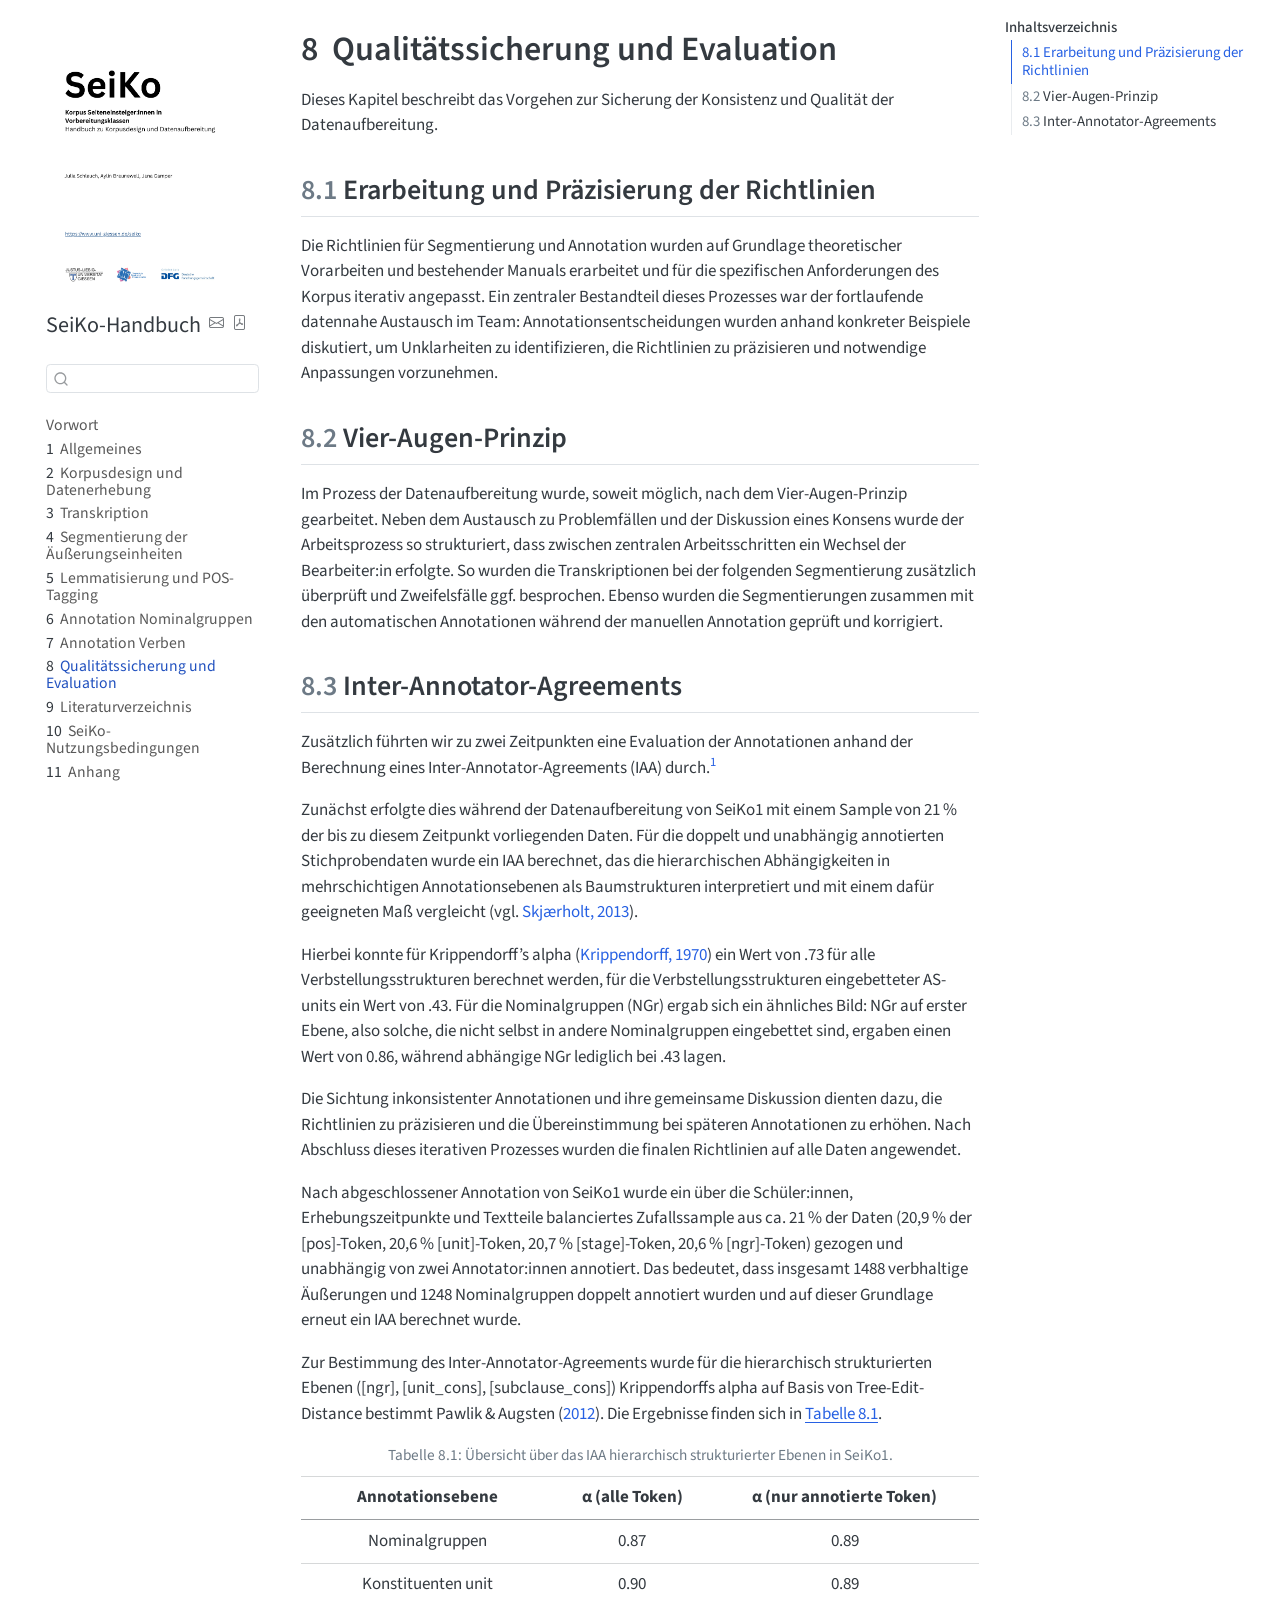
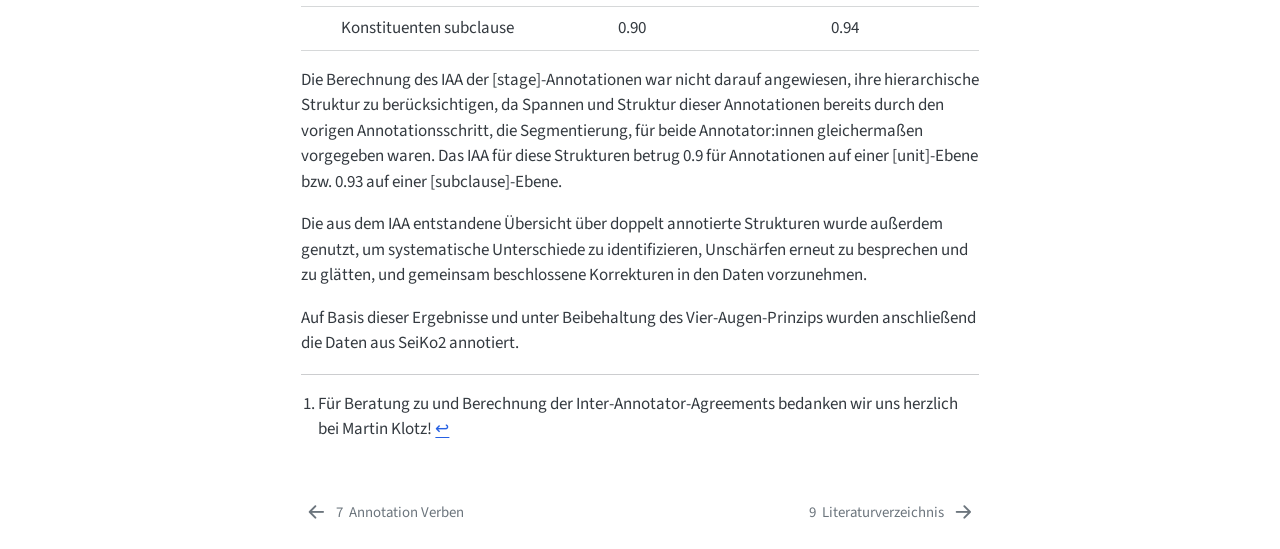
<file: evaluation.html>
<!DOCTYPE html>
<html xmlns="http://www.w3.org/1999/xhtml" lang="de" xml:lang="de"><head>

<meta charset="utf-8">
<meta name="generator" content="quarto-1.10.18">

<meta name="viewport" content="width=device-width, initial-scale=1.0, user-scalable=yes">


<title>8&nbsp; Qualitätssicherung und Evaluation – SeiKo (Korpus Seiteneinsteiger:innen in Vorbereitungsklassen): Handbuch zu Korpusdesign und Datenaufbereitung</title>
<style>
/* Default styles provided by pandoc.
** See https://pandoc.org/MANUAL.html#variables-for-html for config info.
*/
span.smallcaps{font-variant: small-caps;}
div.columns{display: flex; gap: 1.5em;}
div.column{flex: auto;}
@media screen {
div.columns{gap: min(4vw, 1.5em);}
div.column{overflow-x: auto;}
}
div.hanging-indent{margin-left: 1.5em; text-indent: -1.5em;}
ul.task-list{list-style: none;}
ul.task-list li input[type="checkbox"] {
  width: 0.8em;
  margin: 0 0.8em 0.2em -1em; /* quarto-specific, see https://github.com/quarto-dev/quarto-cli/issues/4556 */ 
  vertical-align: middle;
}
/* CSS for citations */
div.csl-bib-body { }
div.csl-entry {
  clear: both;
  margin-bottom: 0em;
}
.hanging-indent div.csl-entry {
  margin-left:2em;
  text-indent:-2em;
}
div.csl-left-margin {
  min-width:2em;
  float:left;
}
div.csl-right-inline {
  margin-left:2em;
  padding-left:1em;
}
div.csl-indent {
  margin-left: 2em;
}</style>


<script src="site_libs/quarto-nav/quarto-nav.js"></script>
<script src="site_libs/quarto-nav/headroom.min.js"></script>
<script src="site_libs/clipboard/clipboard.min.js"></script>
<script src="site_libs/quarto-search/autocomplete.umd.js"></script>
<script src="site_libs/quarto-search/fuse.min.js"></script>
<script src="site_libs/quarto-search/quarto-search.js"></script>
<meta name="quarto:offset" content="./">
<link href="./references.html" rel="next">
<link href="./verb.html" rel="prev">
<script src="site_libs/quarto-html/quarto.js" type="module"></script>
<script src="site_libs/quarto-html/tabsets/tabsets.js" type="module"></script>
<script src="site_libs/quarto-html/popper.min.js"></script>
<script src="site_libs/quarto-html/tippy.umd.min.js"></script>
<script src="site_libs/quarto-html/anchor.min.js"></script>
<link href="site_libs/quarto-html/tippy.css" rel="stylesheet">
<link href="site_libs/quarto-html/quarto-syntax-highlighting-64a204ab8560d761af7679ceaba22944.css" rel="stylesheet" id="quarto-text-highlighting-styles">
<script src="site_libs/bootstrap/bootstrap.min.js"></script>
<link href="site_libs/bootstrap/bootstrap-icons.css" rel="stylesheet">
<link href="site_libs/bootstrap/bootstrap-164cfe8d9d2495894d6b26734f072617.min.css" rel="stylesheet" append-hash="true" id="quarto-bootstrap" data-mode="light">
<script id="quarto-search-options" type="application/json">{
  "location": "sidebar",
  "copy-button": false,
  "collapse-after": 3,
  "panel-placement": "start",
  "type": "textbox",
  "limit": 50,
  "keyboard-shortcut": [
    "f",
    "/",
    "s"
  ],
  "show-item-context": false,
  "language": {
    "search-no-results-text": "Keine Treffer",
    "search-matching-documents-text": "Treffer",
    "search-copy-link-title": "Link in die Suche kopieren",
    "search-hide-matches-text": "Zusätzliche Treffer verbergen",
    "search-more-match-text": "weitere Treffer in diesem Dokument",
    "search-more-matches-text": "weitere Treffer in diesem Dokument",
    "search-clear-button-title": "Zurücksetzen",
    "search-text-placeholder": "",
    "search-detached-cancel-button-title": "Abbrechen",
    "search-submit-button-title": "Abschicken",
    "search-label": "Suchen"
  }
}</script>


<link rel="stylesheet" href="styles.css">
</head>

<body class="nav-sidebar floating quarto-light">

<div id="quarto-search-results"></div>
  <header id="quarto-header" class="headroom fixed-top">
  <nav class="quarto-secondary-nav">
    <div class="container-fluid d-flex">
      <button type="button" class="quarto-btn-toggle btn" data-bs-toggle="collapse" role="button" data-bs-target=".quarto-sidebar-collapse-item" aria-controls="quarto-sidebar" aria-expanded="false" aria-label="Seitenleiste umschalten" onclick="if (window.quartoToggleHeadroom) { window.quartoToggleHeadroom(); }">
        <i class="bi bi-layout-text-sidebar-reverse"></i>
      </button>
        <nav class="quarto-page-breadcrumbs" aria-label="breadcrumb"><ol class="breadcrumb"><li class="breadcrumb-item"><a href="./evaluation.html"><span class="chapter-number">8</span>&nbsp; <span class="chapter-title">Qualitätssicherung und Evaluation</span></a></li></ol></nav>
        <a class="flex-grow-1" role="navigation" data-bs-toggle="collapse" data-bs-target=".quarto-sidebar-collapse-item" aria-controls="quarto-sidebar" aria-expanded="false" aria-label="Seitenleiste umschalten" onclick="if (window.quartoToggleHeadroom) { window.quartoToggleHeadroom(); }">      
        </a>
      <button type="button" class="btn quarto-search-button" aria-label="Suchen" onclick="window.quartoOpenSearch();">
        <i class="bi bi-search"></i>
      </button>
    </div>
  </nav>
</header>
<!-- content -->
<div id="quarto-content" class="quarto-container page-columns page-rows-contents page-layout-article">
<!-- sidebar -->
  <nav id="quarto-sidebar" class="sidebar collapse collapse-horizontal quarto-sidebar-collapse-item sidebar-navigation floating overflow-auto">
    <div class="pt-lg-2 mt-2 text-left sidebar-header sidebar-header-stacked">
      <a href="./index.html" class="sidebar-logo-link">
      <img src="./cover/handbuch_deckblatt.png" alt="Deckblatt des SeiKo-Handbuchs" class="sidebar-logo light-content py-0 d-lg-inline d-none">
      <img src="./cover/handbuch_deckblatt.png" alt="Deckblatt des SeiKo-Handbuchs" class="sidebar-logo dark-content py-0 d-lg-inline d-none">
      </a>
    <div class="sidebar-title mb-0 py-0">
      <a href="./">SeiKo-Handbuch</a> 
        <div class="sidebar-tools-main">
    <a href="mailto:seiko@uni-giessen.de" title="Kontakt" class="quarto-navigation-tool px-1" aria-label="Kontakt"><i class="bi bi-envelope"></i></a>
    <a href="./seiko-handbuch.pdf" title="Download PDF" class="quarto-navigation-tool px-1" aria-label="Download PDF"><i class="bi bi-file-pdf"></i></a>
</div>
    </div>
      </div>
        <div class="mt-2 flex-shrink-0 align-items-center">
        <div class="sidebar-search">
        <div id="quarto-search" class="" title="Suchen"></div>
        </div>
        </div>
    <div class="sidebar-menu-container"> 
    <ul class="list-unstyled mt-1">
        <li class="sidebar-item">
  <div class="sidebar-item-container"> 
  <a href="./index.html" class="sidebar-item-text sidebar-link">
 <span class="menu-text">Vorwort</span></a>
  </div>
</li>
        <li class="sidebar-item">
  <div class="sidebar-item-container"> 
  <a href="./einleitung.html" class="sidebar-item-text sidebar-link">
 <span class="menu-text"><span class="chapter-number">1</span>&nbsp; <span class="chapter-title">Allgemeines</span></span></a>
  </div>
</li>
        <li class="sidebar-item">
  <div class="sidebar-item-container"> 
  <a href="./datenerhebung.html" class="sidebar-item-text sidebar-link">
 <span class="menu-text"><span class="chapter-number">2</span>&nbsp; <span class="chapter-title">Korpusdesign und Datenerhebung</span></span></a>
  </div>
</li>
        <li class="sidebar-item">
  <div class="sidebar-item-container"> 
  <a href="./transkription.html" class="sidebar-item-text sidebar-link">
 <span class="menu-text"><span class="chapter-number">3</span>&nbsp; <span class="chapter-title">Transkription</span></span></a>
  </div>
</li>
        <li class="sidebar-item">
  <div class="sidebar-item-container"> 
  <a href="./segmentierung.html" class="sidebar-item-text sidebar-link">
 <span class="menu-text"><span class="chapter-number">4</span>&nbsp; <span class="chapter-title">Segmentierung der Äußerungseinheiten</span></span></a>
  </div>
</li>
        <li class="sidebar-item">
  <div class="sidebar-item-container"> 
  <a href="./lemmapos.html" class="sidebar-item-text sidebar-link">
 <span class="menu-text"><span class="chapter-number">5</span>&nbsp; <span class="chapter-title">Lemmatisierung und POS-Tagging</span></span></a>
  </div>
</li>
        <li class="sidebar-item">
  <div class="sidebar-item-container"> 
  <a href="./ngr.html" class="sidebar-item-text sidebar-link">
 <span class="menu-text"><span class="chapter-number">6</span>&nbsp; <span class="chapter-title">Annotation Nominalgruppen</span></span></a>
  </div>
</li>
        <li class="sidebar-item">
  <div class="sidebar-item-container"> 
  <a href="./verb.html" class="sidebar-item-text sidebar-link">
 <span class="menu-text"><span class="chapter-number">7</span>&nbsp; <span class="chapter-title">Annotation Verben</span></span></a>
  </div>
</li>
        <li class="sidebar-item">
  <div class="sidebar-item-container"> 
  <a href="./evaluation.html" class="sidebar-item-text sidebar-link active">
 <span class="menu-text"><span class="chapter-number">8</span>&nbsp; <span class="chapter-title">Qualitätssicherung und Evaluation</span></span></a>
  </div>
</li>
        <li class="sidebar-item">
  <div class="sidebar-item-container"> 
  <a href="./references.html" class="sidebar-item-text sidebar-link">
 <span class="menu-text"><span class="chapter-number">9</span>&nbsp; <span class="chapter-title">Literaturverzeichnis</span></span></a>
  </div>
</li>
        <li class="sidebar-item">
  <div class="sidebar-item-container"> 
  <a href="./nutzungsbedingungen.html" class="sidebar-item-text sidebar-link">
 <span class="menu-text"><span class="chapter-number">10</span>&nbsp; <span class="chapter-title">SeiKo-Nutzungsbedingungen</span></span></a>
  </div>
</li>
        <li class="sidebar-item">
  <div class="sidebar-item-container"> 
  <a href="./Anhang/anhang.html" class="sidebar-item-text sidebar-link">
 <span class="menu-text"><span class="chapter-number">11</span>&nbsp; <span class="chapter-title">Anhang</span></span></a>
  </div>
</li>
    </ul>
    </div>
</nav>
<div id="quarto-sidebar-glass" class="quarto-sidebar-collapse-item" data-bs-toggle="collapse" data-bs-target=".quarto-sidebar-collapse-item"></div>
<!-- margin-sidebar -->
    <div id="quarto-margin-sidebar" class="sidebar margin-sidebar">
        <nav id="TOC" role="doc-toc" class="toc-active">
    <h2 id="toc-title">Inhaltsverzeichnis</h2>
   
  <ul>
  <li><a href="#erarbeitung-und-präzisierung-der-richtlinien" id="toc-erarbeitung-und-präzisierung-der-richtlinien" class="nav-link active" data-scroll-target="#erarbeitung-und-präzisierung-der-richtlinien"><span class="header-section-number">8.1</span> Erarbeitung und Präzisierung der Richtlinien</a></li>
  <li><a href="#vier-augen-prinzip" id="toc-vier-augen-prinzip" class="nav-link" data-scroll-target="#vier-augen-prinzip"><span class="header-section-number">8.2</span> Vier-Augen-Prinzip</a></li>
  <li><a href="#inter-annotator-agreements" id="toc-inter-annotator-agreements" class="nav-link" data-scroll-target="#inter-annotator-agreements"><span class="header-section-number">8.3</span> Inter-Annotator-Agreements</a></li>
  </ul>
</nav>
    </div>
<!-- main -->
<main class="content" id="quarto-document-content">

<header id="title-block-header" class="quarto-title-block default">
<div class="quarto-title">
<h1 class="title"><span id="sec-qualitaet" class="quarto-section-identifier"><span class="chapter-number">8</span>&nbsp; <span class="chapter-title">Qualitätssicherung und Evaluation</span></span></h1>
</div>



<div class="quarto-title-meta">

    
  
    
  </div>
  


</header>


<p>Dieses Kapitel beschreibt das Vorgehen zur Sicherung der Konsistenz und Qualität der Datenaufbereitung.</p>
<section id="erarbeitung-und-präzisierung-der-richtlinien" class="level2" data-number="8.1">
<h2 data-number="8.1" class="anchored" data-anchor-id="erarbeitung-und-präzisierung-der-richtlinien"><span class="header-section-number">8.1</span> Erarbeitung und Präzisierung der Richtlinien</h2>
<p>Die Richtlinien für Segmentierung und Annotation wurden auf Grundlage theoretischer Vorarbeiten und bestehender Manuals erarbeitet und für die spezifischen Anforderungen des Korpus iterativ angepasst. Ein zentraler Bestandteil dieses Prozesses war der fortlaufende datennahe Austausch im Team: Annotationsentscheidungen wurden anhand konkreter Beispiele diskutiert, um Unklarheiten zu identifizieren, die Richtlinien zu präzisieren und notwendige Anpassungen vorzunehmen.</p>
</section>
<section id="vier-augen-prinzip" class="level2" data-number="8.2">
<h2 data-number="8.2" class="anchored" data-anchor-id="vier-augen-prinzip"><span class="header-section-number">8.2</span> Vier-Augen-Prinzip</h2>
<p>Im Prozess der Datenaufbereitung wurde, soweit möglich, nach dem Vier-Augen-Prinzip gearbeitet. Neben dem Austausch zu Problemfällen und der Diskussion eines Konsens wurde der Arbeitsprozess so strukturiert, dass zwischen zentralen Arbeitsschritten ein Wechsel der Bearbeiter:in erfolgte. So wurden die Transkriptionen bei der folgenden Segmentierung zusätzlich überprüft und Zweifelsfälle ggf. besprochen. Ebenso wurden die Segmentierungen zusammen mit den automatischen Annotationen während der manuellen Annotation geprüft und korrigiert.</p>
</section>
<section id="inter-annotator-agreements" class="level2" data-number="8.3">
<h2 data-number="8.3" class="anchored" data-anchor-id="inter-annotator-agreements"><span class="header-section-number">8.3</span> Inter-Annotator-Agreements</h2>
<p>Zusätzlich führten wir zu zwei Zeitpunkten eine Evaluation der Annotationen anhand der Berechnung eines Inter-Annotator-Agreements (IAA) durch.<a href="#fn1" class="footnote-ref" id="fnref1" role="doc-noteref"><sup>1</sup></a></p>
<p>Zunächst erfolgte dies während der Datenaufbereitung von SeiKo1 mit einem Sample von 21 % der bis zu diesem Zeitpunkt vorliegenden Daten. Für die doppelt und unabhängig annotierten Stichprobendaten wurde ein IAA berechnet, das die hierarchischen Abhängigkeiten in mehrschichtigen Annotationsebenen als Baumstrukturen interpretiert und mit einem dafür geeigneten Maß vergleicht <span class="citation" data-cites="Skjaerholt2013Influencepreprocessingdependency">(vgl. <a href="references.html#ref-Skjaerholt2013Influencepreprocessingdependency" role="doc-biblioref">Skjærholt, 2013</a>)</span>.</p>
<p>Hierbei konnte für Krippendorff’s alpha <span class="citation" data-cites="Krippendorff1970BivariateAgreementCoefficients">(<a href="references.html#ref-Krippendorff1970BivariateAgreementCoefficients" role="doc-biblioref">Krippendorff, 1970</a>)</span> ein Wert von .73 für alle Verbstellungsstrukturen berechnet werden, für die Verbstellungsstrukturen eingebetteter AS-units ein Wert von .43. Für die Nominalgruppen (NGr) ergab sich ein ähnliches Bild: NGr auf erster Ebene, also solche, die nicht selbst in andere Nominalgruppen eingebettet sind, ergaben einen Wert von 0.86, während abhängige NGr lediglich bei .43 lagen.</p>
<p>Die Sichtung inkonsistenter Annotationen und ihre gemeinsame Diskussion dienten dazu, die Richtlinien zu präzisieren und die Übereinstimmung bei späteren Annotationen zu erhöhen. Nach Abschluss dieses iterativen Prozesses wurden die finalen Richtlinien auf alle Daten angewendet.</p>
<p>Nach abgeschlossener Annotation von SeiKo1 wurde ein über die Schüler:innen, Erhebungszeitpunkte und Textteile balanciertes Zufallssample aus ca. 21 % der Daten (20,9 % der [pos]-Token, 20,6 % [unit]-Token, 20,7 % [stage]-Token, 20,6 % [ngr]-Token) gezogen und unabhängig von zwei Annotator:innen annotiert. Das bedeutet, dass insgesamt 1488 verbhaltige Äußerungen und 1248 Nominalgruppen doppelt annotiert wurden und auf dieser Grundlage erneut ein IAA berechnet wurde.</p>
<p>Zur Bestimmung des Inter-Annotator-Agreements wurde für die hierarchisch strukturierten Ebenen ([ngr], [unit_cons], [subclause_cons]) Krippendorffs alpha auf Basis von Tree-Edit-Distance bestimmt <span class="citation" data-cites="Skjaerholt2014chancecorrectedmeasureinterannotator">Pawlik &amp; Augsten (<a href="references.html#ref-Pawlik.Augsten2012RTEDRobustAlgorithm" role="doc-biblioref">2012</a>)</span>. Die Ergebnisse finden sich in <a href="#tbl-iaa" class="quarto-xref">Tabelle&nbsp;<span>8.1</span></a>.</p>
<div id="tbl-iaa" class="quarto-float quarto-figure quarto-figure-center anchored">
<figure class="quarto-float quarto-float-tbl figure">
<figcaption class="quarto-float-caption-top quarto-float-caption quarto-float-tbl" id="tbl-iaa-caption-0ceaefa1-69ba-4598-a22c-09a6ac19f8ca">
Tabelle&nbsp;8.1: Übersicht über das IAA hierarchisch strukturierter Ebenen in SeiKo1.
</figcaption>
<div aria-describedby="tbl-iaa-caption-0ceaefa1-69ba-4598-a22c-09a6ac19f8ca">
<table class="caption-top table">
<thead>
<tr class="header">
<th style="text-align: center;">Annotationsebene</th>
<th style="text-align: center;">α (alle Token)</th>
<th style="text-align: center;">α (nur annotierte Token)</th>
</tr>
</thead>
<tbody>
<tr class="odd">
<td style="text-align: center;">Nominalgruppen</td>
<td style="text-align: center;">0.87</td>
<td style="text-align: center;">0.89</td>
</tr>
<tr class="even">
<td style="text-align: center;">Konstituenten unit</td>
<td style="text-align: center;">0.90</td>
<td style="text-align: center;">0.89</td>
</tr>
<tr class="odd">
<td style="text-align: center;">Konstituenten subclause</td>
<td style="text-align: center;">0.90</td>
<td style="text-align: center;">0.94</td>
</tr>
</tbody>
</table>
</div>
</figure>
</div>
<p>Die Berechnung des IAA der [stage]-Annotationen war nicht darauf angewiesen, ihre hierarchische Struktur zu berücksichtigen, da Spannen und Struktur dieser Annotationen bereits durch den vorigen Annotationsschritt, die Segmentierung, für beide Annotator:innen gleichermaßen vorgegeben waren. Das IAA für diese Strukturen betrug 0.9 für Annotationen auf einer [unit]-Ebene bzw. 0.93 auf einer [subclause]-Ebene.</p>
<p>Die aus dem IAA entstandene Übersicht über doppelt annotierte Strukturen wurde außerdem genutzt, um systematische Unterschiede zu identifizieren, Unschärfen erneut zu besprechen und zu glätten, und gemeinsam beschlossene Korrekturen in den Daten vorzunehmen.</p>
<p>Auf Basis dieser Ergebnisse und unter Beibehaltung des Vier-Augen-Prinzips wurden anschließend die Daten aus SeiKo2 annotiert.</p>


<div id="refs" class="references csl-bib-body hanging-indent" data-entry-spacing="0" data-line-spacing="2" role="list" style="display: none">
<div id="ref-Krippendorff1970BivariateAgreementCoefficients" class="csl-entry" role="listitem">
Krippendorff, Klaus. (1970). Bivariate <span>Agreement Coefficients</span> for <span>Reliability</span> of <span>Data</span>. <em>Sociological Methodology</em>, <em>2</em>, 139. <a href="https://doi.org/10.2307/270787">https://doi.org/10.2307/270787</a>
</div>
<div id="ref-Pawlik.Augsten2012RTEDRobustAlgorithm" class="csl-entry" role="listitem">
Pawlik, Mateusz, &amp; Augsten, Nikolaus. (2012). <em><span>RTED</span>: <span>A Robust Algorithm</span> for the <span>Tree Edit Distance</span></em>. <a href="https://doi.org/10.48550/ARXIV.1201.0230">https://doi.org/10.48550/ARXIV.1201.0230</a>
</div>
<div id="ref-Skjaerholt2013Influencepreprocessingdependency" class="csl-entry" role="listitem">
Skjærholt, Arne. (2013). Influence of preprocessing on dependency syntax annotation: speed and agreement. <em>Proceedings of the 7th <span>Linguistic Annotation Workshop</span> &amp; <span>Interoperability</span> with <span>Discourse</span></em>, 28–32.
</div>
<div id="ref-Skjaerholt2014chancecorrectedmeasureinterannotator" class="csl-entry" role="listitem">
Skjærholt, Arne. (2014). A chance-corrected measure of inter-annotator agreement for syntax. <em>Proceedings of the 52nd <span>Annual Meeting</span> of the <span>Association</span> for <span>Computational Linguistics</span> (<span>Volume</span> 1: <span>Long Papers</span>)</em>, 934–944. <a href="https://doi.org/10.3115/v1/P14-1088">https://doi.org/10.3115/v1/P14-1088</a>
</div>
</div>
</section>
<section id="footnotes" class="footnotes footnotes-end-of-document" role="doc-endnotes">
<hr>
<ol>
<li id="fn1"><p>Für Beratung zu und Berechnung der Inter-Annotator-Agreements bedanken wir uns herzlich bei Martin Klotz!<a href="#fnref1" class="footnote-back" role="doc-backlink">↩︎</a></p></li>
</ol>
</section>

</main> <!-- /main -->
<script id="quarto-html-after-body" type="application/javascript">
  window.document.addEventListener("DOMContentLoaded", function (event) {
    const icon = "";
    const anchorJS = new window.AnchorJS();
    anchorJS.options = {
      placement: 'right',
      icon: icon
    };
    anchorJS.add('.anchored');
    const isCodeAnnotation = (el) => {
      for (const clz of el.classList) {
        if (clz.startsWith('code-annotation-')) {                     
          return true;
        }
      }
      return false;
    }
    const onCopySuccess = function(e) {
      // button target
      const button = e.trigger;
      // don't keep focus
      button.blur();
      // flash "checked"
      button.classList.add('code-copy-button-checked');
      var currentTitle = button.getAttribute("title");
      button.setAttribute("title", "Kopiert");
      let tooltip;
      if (window.bootstrap) {
        button.setAttribute("data-bs-toggle", "tooltip");
        button.setAttribute("data-bs-placement", "left");
        button.setAttribute("data-bs-title", "Kopiert");
        tooltip = new bootstrap.Tooltip(button, 
          { trigger: "manual", 
            customClass: "code-copy-button-tooltip",
            offset: [0, -8]});
        tooltip.show();    
      }
      setTimeout(function() {
        if (tooltip) {
          tooltip.hide();
          button.removeAttribute("data-bs-title");
          button.removeAttribute("data-bs-toggle");
          button.removeAttribute("data-bs-placement");
        }
        button.setAttribute("title", currentTitle);
        button.classList.remove('code-copy-button-checked');
      }, 1000);
      // clear code selection
      e.clearSelection();
    }
    const getTextToCopy = function(trigger) {
      const outerScaffold = trigger.parentElement.cloneNode(true);
      const codeEl = outerScaffold.querySelector('code');
      for (const childEl of codeEl.children) {
        if (isCodeAnnotation(childEl)) {
          childEl.remove();
        }
      }
      return codeEl.innerText;
    }
    const clipboard = new window.ClipboardJS('.code-copy-button:not([data-in-quarto-modal])', {
      text: getTextToCopy
    });
    clipboard.on('success', onCopySuccess);
    if (window.document.getElementById('quarto-embedded-source-code-modal')) {
      const clipboardModal = new window.ClipboardJS('.code-copy-button[data-in-quarto-modal]', {
        text: getTextToCopy,
        container: window.document.getElementById('quarto-embedded-source-code-modal')
      });
      clipboardModal.on('success', onCopySuccess);
    }
      var localhostRegex = new RegExp(/^(?:http|https):\/\/localhost\:?[0-9]*\//);
      var mailtoRegex = new RegExp(/^mailto:/);
        var filterRegex = new RegExp('/' + window.location.host + '/');
      var isInternal = (href) => {
          return filterRegex.test(href) || localhostRegex.test(href) || mailtoRegex.test(href);
      }
      // Inspect non-navigation links and adorn them if external
     var links = window.document.querySelectorAll('a[href]:not(.nav-link):not(.navbar-brand):not(.toc-action):not(.sidebar-link):not(.sidebar-item-toggle):not(.pagination-link):not(.no-external):not([aria-hidden]):not(.dropdown-item):not(.quarto-navigation-tool):not(.about-link)');
      for (var i=0; i<links.length; i++) {
        const link = links[i];
        if (!isInternal(link.href)) {
          // undo the damage that might have been done by quarto-nav.js in the case of
          // links that we want to consider external
          if (link.dataset.originalHref !== undefined) {
            link.href = link.dataset.originalHref;
          }
        }
      }
    function tippyHover(el, contentFn, onTriggerFn, onUntriggerFn) {
      const config = {
        allowHTML: true,
        maxWidth: 500,
        delay: 100,
        arrow: false,
        appendTo: function(el) {
            return el.parentElement;
        },
        interactive: true,
        interactiveBorder: 10,
        theme: 'quarto',
        placement: 'bottom-start',
      };
      if (contentFn) {
        config.content = contentFn;
      }
      if (onTriggerFn) {
        config.onTrigger = onTriggerFn;
      }
      if (onUntriggerFn) {
        config.onUntrigger = onUntriggerFn;
      }
      window.tippy(el, config); 
    }
    const noterefs = window.document.querySelectorAll('a[role="doc-noteref"]');
    for (var i=0; i<noterefs.length; i++) {
      const ref = noterefs[i];
      tippyHover(ref, function() {
        // use id or data attribute instead here
        let href = ref.getAttribute('data-footnote-href') || ref.getAttribute('href');
        try { href = new URL(href).hash; } catch {}
        const id = href.replace(/^#\/?/, "");
        const note = window.document.getElementById(id);
        if (note) {
          return note.innerHTML;
        } else {
          return "";
        }
      });
    }
    const xrefs = window.document.querySelectorAll('a.quarto-xref');
    const processXRef = (id, note) => {
      // Strip column container classes
      const stripColumnClz = (el) => {
        el.classList.remove("page-full", "page-columns");
        if (el.children) {
          for (const child of el.children) {
            stripColumnClz(child);
          }
        }
      }
      stripColumnClz(note)
      if (id === null || id.startsWith('sec-')) {
        // Special case sections, only their first couple elements
        const container = document.createElement("div");
        if (note.children && note.children.length > 2) {
          container.appendChild(note.children[0].cloneNode(true));
          for (let i = 1; i < note.children.length; i++) {
            const child = note.children[i];
            if (child.tagName === "P" && child.innerText === "") {
              continue;
            } else {
              container.appendChild(child.cloneNode(true));
              break;
            }
          }
          if (window.Quarto?.typesetMath) {
            window.Quarto.typesetMath(container);
          }
          return container.innerHTML
        } else {
          if (window.Quarto?.typesetMath) {
            window.Quarto.typesetMath(note);
          }
          return note.innerHTML;
        }
      } else {
        // Remove any anchor links if they are present
        const anchorLink = note.querySelector('a.anchorjs-link');
        if (anchorLink) {
          anchorLink.remove();
        }
        if (window.Quarto?.typesetMath) {
          window.Quarto.typesetMath(note);
        }
        if (note.classList.contains("callout")) {
          return note.outerHTML;
        } else {
          return note.innerHTML;
        }
      }
    }
    for (var i=0; i<xrefs.length; i++) {
      const xref = xrefs[i];
      tippyHover(xref, undefined, function(instance) {
        instance.disable();
        let url = xref.getAttribute('href');
        let hash = undefined; 
        if (url.startsWith('#')) {
          hash = url;
        } else {
          try { hash = new URL(url).hash; } catch {}
        }
        if (hash) {
          const id = hash.replace(/^#\/?/, "");
          const note = window.document.getElementById(id);
          if (note !== null) {
            try {
              const html = processXRef(id, note.cloneNode(true));
              instance.setContent(html);
            } finally {
              instance.enable();
              instance.show();
            }
          } else {
            // See if we can fetch this
            fetch(url.split('#')[0])
            .then(res => res.text())
            .then(html => {
              const parser = new DOMParser();
              const htmlDoc = parser.parseFromString(html, "text/html");
              const note = htmlDoc.getElementById(id);
              if (note !== null) {
                const html = processXRef(id, note);
                instance.setContent(html);
              } 
            }).finally(() => {
              instance.enable();
              instance.show();
            });
          }
        } else {
          // See if we can fetch a full url (with no hash to target)
          // This is a special case and we should probably do some content thinning / targeting
          fetch(url)
          .then(res => res.text())
          .then(html => {
            const parser = new DOMParser();
            const htmlDoc = parser.parseFromString(html, "text/html");
            const note = htmlDoc.querySelector('main.content');
            if (note !== null) {
              // This should only happen for chapter cross references
              // (since there is no id in the URL)
              // remove the first header
              if (note.children.length > 0 && note.children[0].tagName === "HEADER") {
                note.children[0].remove();
              }
              const html = processXRef(null, note);
              instance.setContent(html);
            } 
          }).finally(() => {
            instance.enable();
            instance.show();
          });
        }
      }, function(instance) {
      });
    }
        let selectedAnnoteEl;
        const selectorForAnnotation = ( cell, annotation) => {
          let cellAttr = 'data-code-cell="' + cell + '"';
          let lineAttr = 'data-code-annotation="' +  annotation + '"';
          const selector = 'span[' + cellAttr + '][' + lineAttr + ']';
          return selector;
        }
        const selectCodeLines = (annoteEl) => {
          const doc = window.document;
          const targetCell = annoteEl.getAttribute("data-target-cell");
          const targetAnnotation = annoteEl.getAttribute("data-target-annotation");
          const annoteSpan = window.document.querySelector(selectorForAnnotation(targetCell, targetAnnotation));
          const lines = annoteSpan.getAttribute("data-code-lines").split(",");
          const lineIds = lines.map((line) => {
            return targetCell + "-" + line;
          })
          let top = null;
          let height = null;
          let parent = null;
          if (lineIds.length > 0) {
              //compute the position of the single el (top and bottom and make a div)
              const el = window.document.getElementById(lineIds[0]);
              top = el.offsetTop;
              height = el.offsetHeight;
              parent = el.parentElement.parentElement;
            if (lineIds.length > 1) {
              const lastEl = window.document.getElementById(lineIds[lineIds.length - 1]);
              const bottom = lastEl.offsetTop + lastEl.offsetHeight;
              height = bottom - top;
            }
            if (top !== null && height !== null && parent !== null) {
              // cook up a div (if necessary) and position it 
              let div = window.document.getElementById("code-annotation-line-highlight");
              if (div === null) {
                div = window.document.createElement("div");
                div.setAttribute("id", "code-annotation-line-highlight");
                div.style.position = 'absolute';
                parent.appendChild(div);
              }
              div.style.top = top - 2 + "px";
              div.style.height = height + 4 + "px";
              div.style.left = 0;
              let gutterDiv = window.document.getElementById("code-annotation-line-highlight-gutter");
              if (gutterDiv === null) {
                gutterDiv = window.document.createElement("div");
                gutterDiv.setAttribute("id", "code-annotation-line-highlight-gutter");
                gutterDiv.style.position = 'absolute';
                const codeCell = window.document.getElementById(targetCell);
                const gutter = codeCell.querySelector('.code-annotation-gutter');
                gutter.appendChild(gutterDiv);
              }
              gutterDiv.style.top = top - 2 + "px";
              gutterDiv.style.height = height + 4 + "px";
            }
            selectedAnnoteEl = annoteEl;
          }
        };
        const unselectCodeLines = () => {
          const elementsIds = ["code-annotation-line-highlight", "code-annotation-line-highlight-gutter"];
          elementsIds.forEach((elId) => {
            const div = window.document.getElementById(elId);
            if (div) {
              div.remove();
            }
          });
          selectedAnnoteEl = undefined;
        };
          // Handle positioning of the toggle
      window.addEventListener(
        "resize",
        throttle(() => {
          elRect = undefined;
          if (selectedAnnoteEl) {
            selectCodeLines(selectedAnnoteEl);
          }
        }, 10)
      );
      function throttle(fn, ms) {
      let throttle = false;
      let timer;
        return (...args) => {
          if(!throttle) { // first call gets through
              fn.apply(this, args);
              throttle = true;
          } else { // all the others get throttled
              if(timer) clearTimeout(timer); // cancel #2
              timer = setTimeout(() => {
                fn.apply(this, args);
                timer = throttle = false;
              }, ms);
          }
        };
      }
        // Attach click handler to the DT
        const annoteDls = window.document.querySelectorAll('dt[data-target-cell]');
        for (const annoteDlNode of annoteDls) {
          annoteDlNode.addEventListener('click', (event) => {
            const clickedEl = event.target;
            if (clickedEl !== selectedAnnoteEl) {
              unselectCodeLines();
              const activeEl = window.document.querySelector('dt[data-target-cell].code-annotation-active');
              if (activeEl) {
                activeEl.classList.remove('code-annotation-active');
              }
              selectCodeLines(clickedEl);
              clickedEl.classList.add('code-annotation-active');
            } else {
              // Unselect the line
              unselectCodeLines();
              clickedEl.classList.remove('code-annotation-active');
            }
          });
        }
    const findCites = (el) => {
      const parentEl = el.parentElement;
      if (parentEl) {
        const cites = parentEl.dataset.cites;
        if (cites) {
          return {
            el,
            cites: cites.split(' ')
          };
        } else {
          return findCites(el.parentElement)
        }
      } else {
        return undefined;
      }
    };
    var bibliorefs = window.document.querySelectorAll('a[role="doc-biblioref"]');
    for (var i=0; i<bibliorefs.length; i++) {
      const ref = bibliorefs[i];
      const citeInfo = findCites(ref);
      if (citeInfo) {
        tippyHover(citeInfo.el, function() {
          var popup = window.document.createElement('div');
          citeInfo.cites.forEach(function(cite) {
            var citeDiv = window.document.createElement('div');
            citeDiv.classList.add('hanging-indent');
            citeDiv.classList.add('csl-entry');
            var biblioDiv = window.document.getElementById('ref-' + cite);
            if (biblioDiv) {
              citeDiv.innerHTML = biblioDiv.innerHTML;
            }
            popup.appendChild(citeDiv);
          });
          return popup.innerHTML;
        });
      }
    }
  });
  </script>
<nav class="page-navigation">
  <div class="nav-page nav-page-previous">
      <a href="./verb.html" class="pagination-link" aria-label="Annotation Verben">
        <i class="bi bi-arrow-left-short"></i> <span class="nav-page-text"><span class="chapter-number">7</span>&nbsp; <span class="chapter-title">Annotation Verben</span></span>
      </a>          
  </div>
  <div class="nav-page nav-page-next">
      <a href="./references.html" class="pagination-link" aria-label="Literaturverzeichnis">
        <span class="nav-page-text"><span class="chapter-number">9</span>&nbsp; <span class="chapter-title">Literaturverzeichnis</span></span> <i class="bi bi-arrow-right-short"></i>
      </a>
  </div>
</nav>
</div> <!-- /content -->




</body></html>
</file>
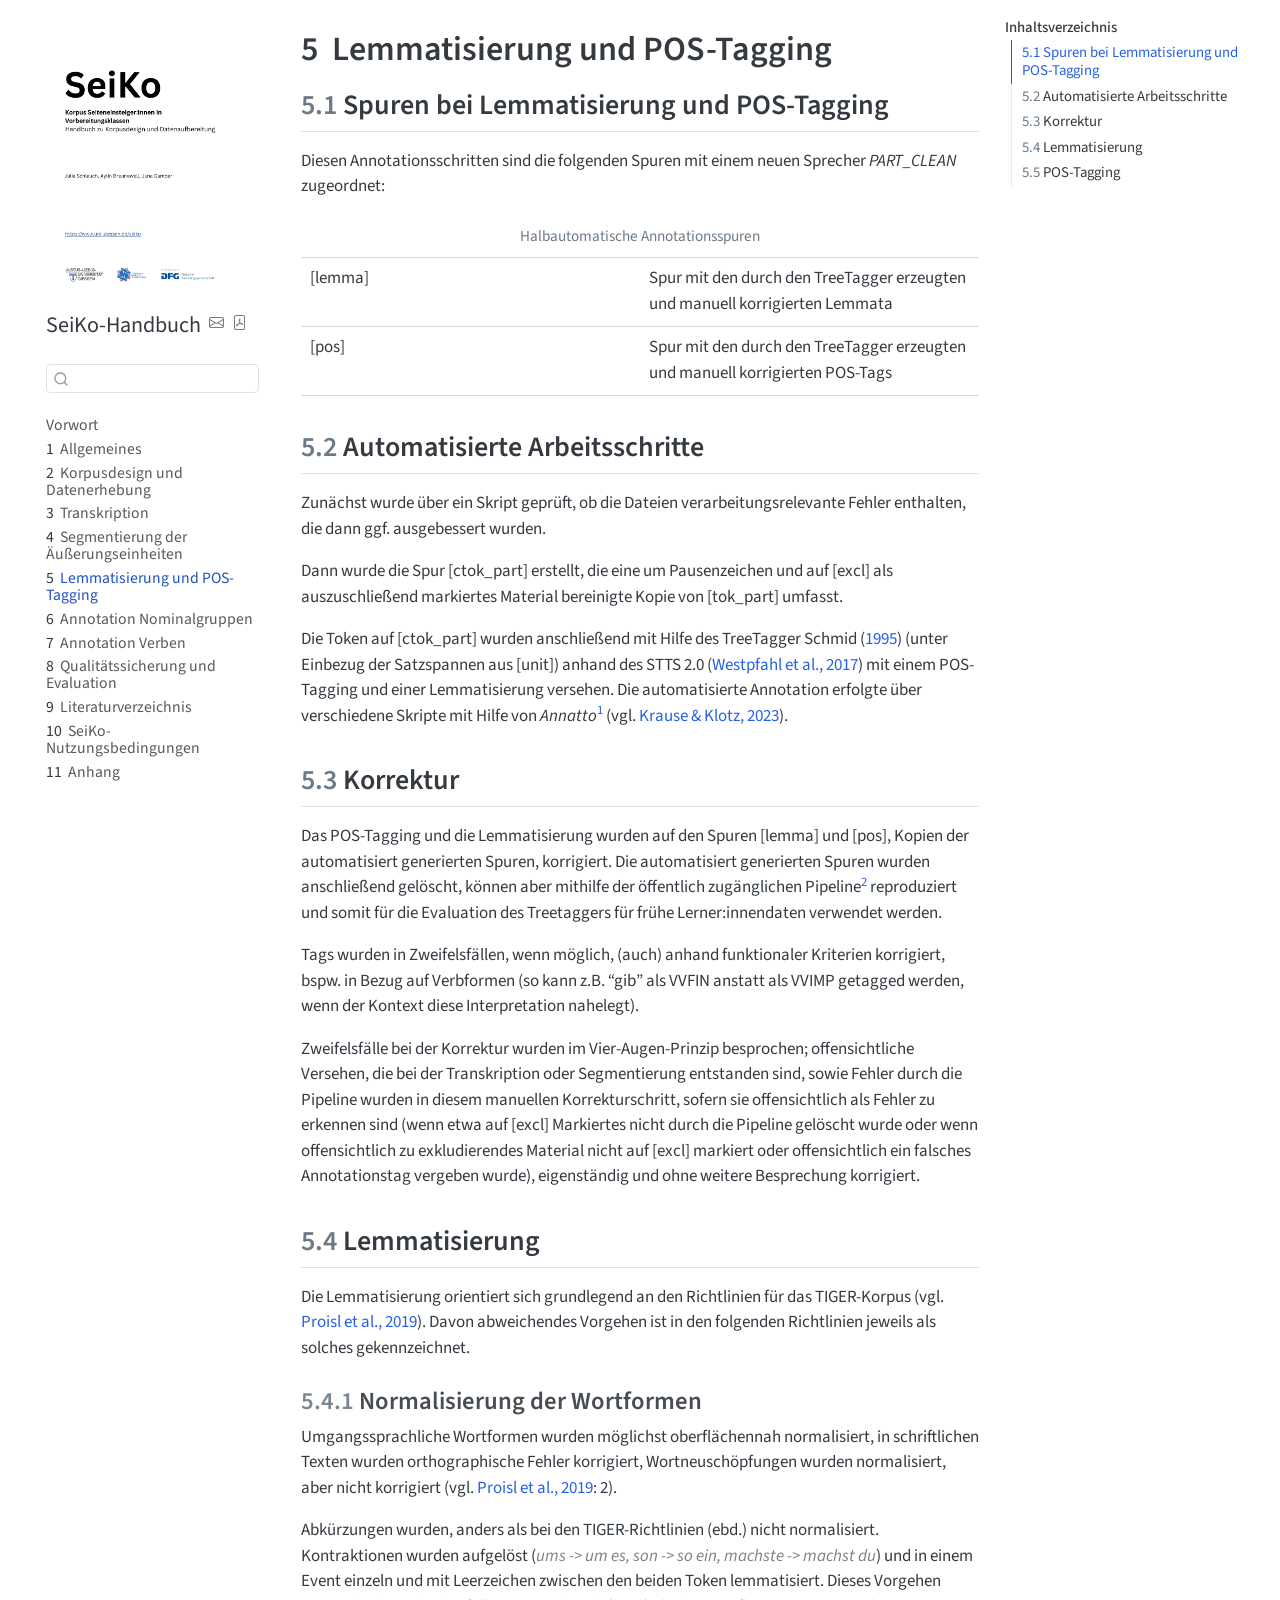
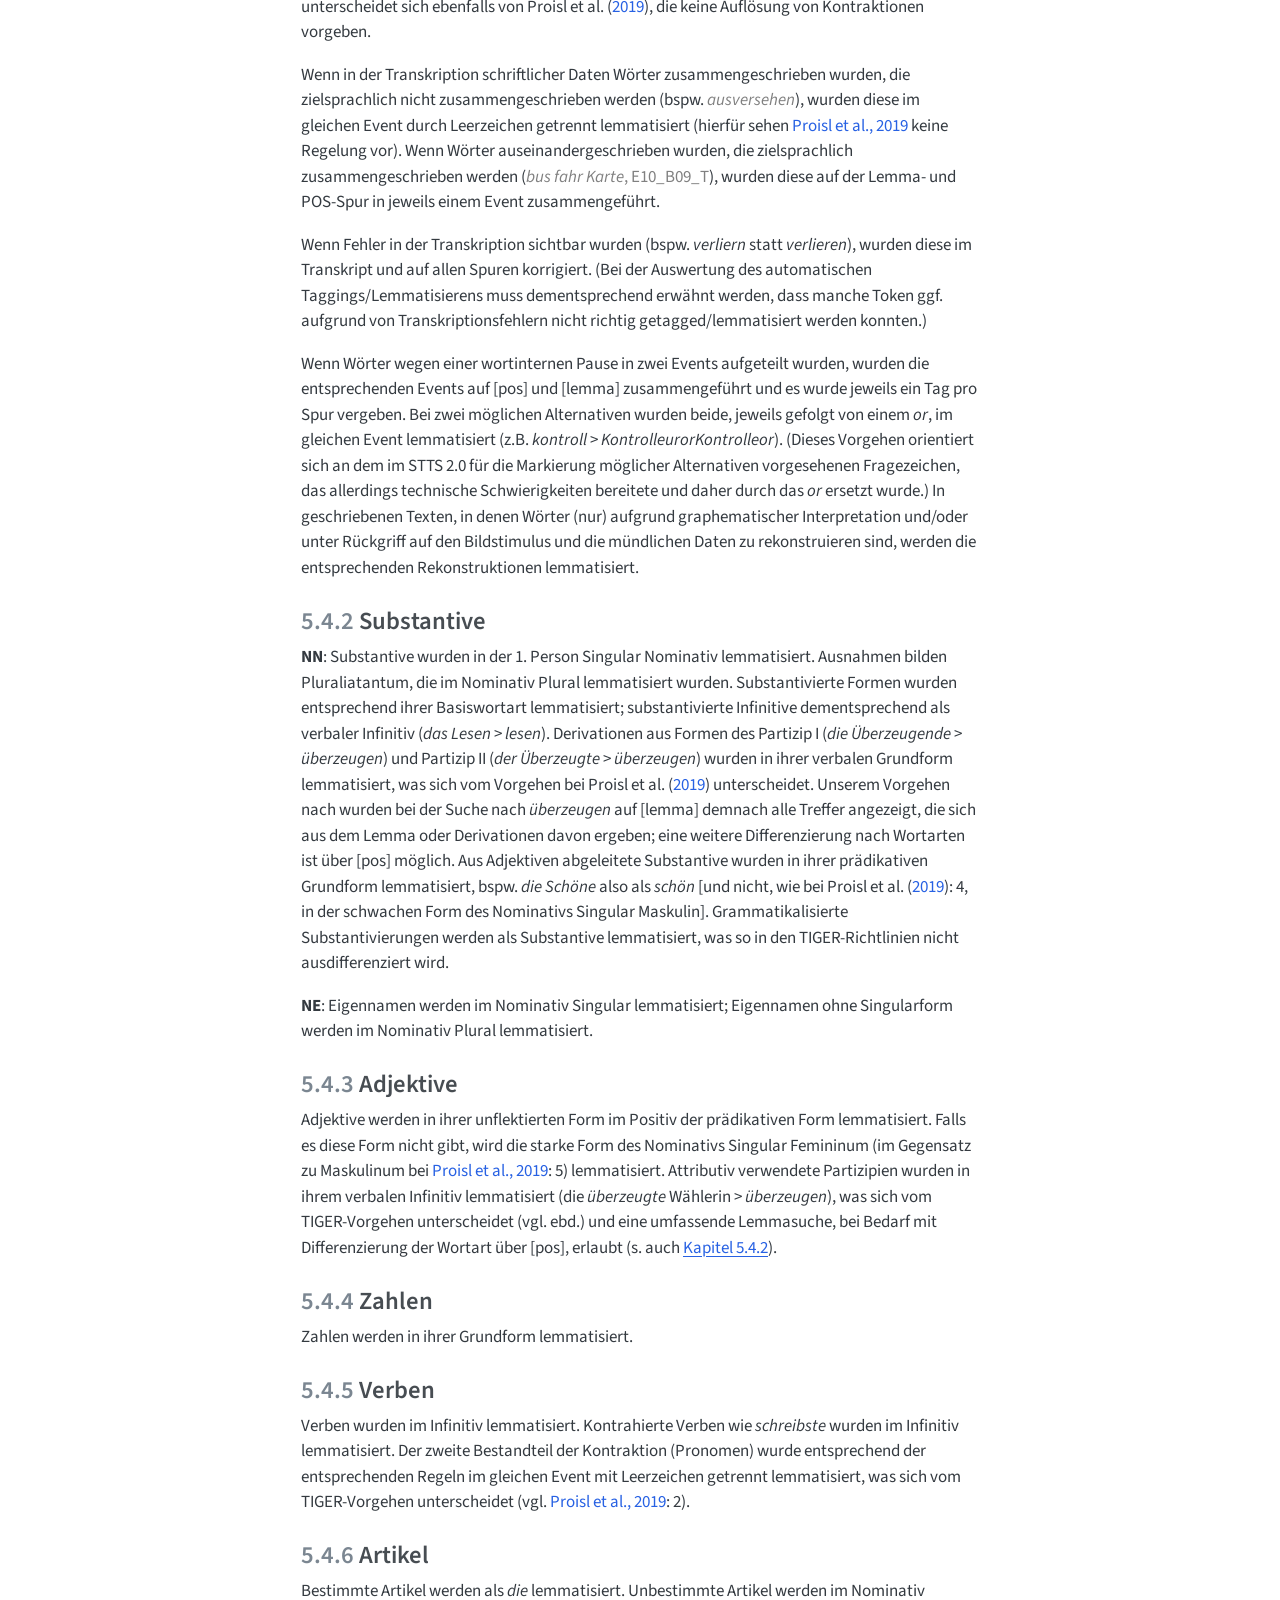
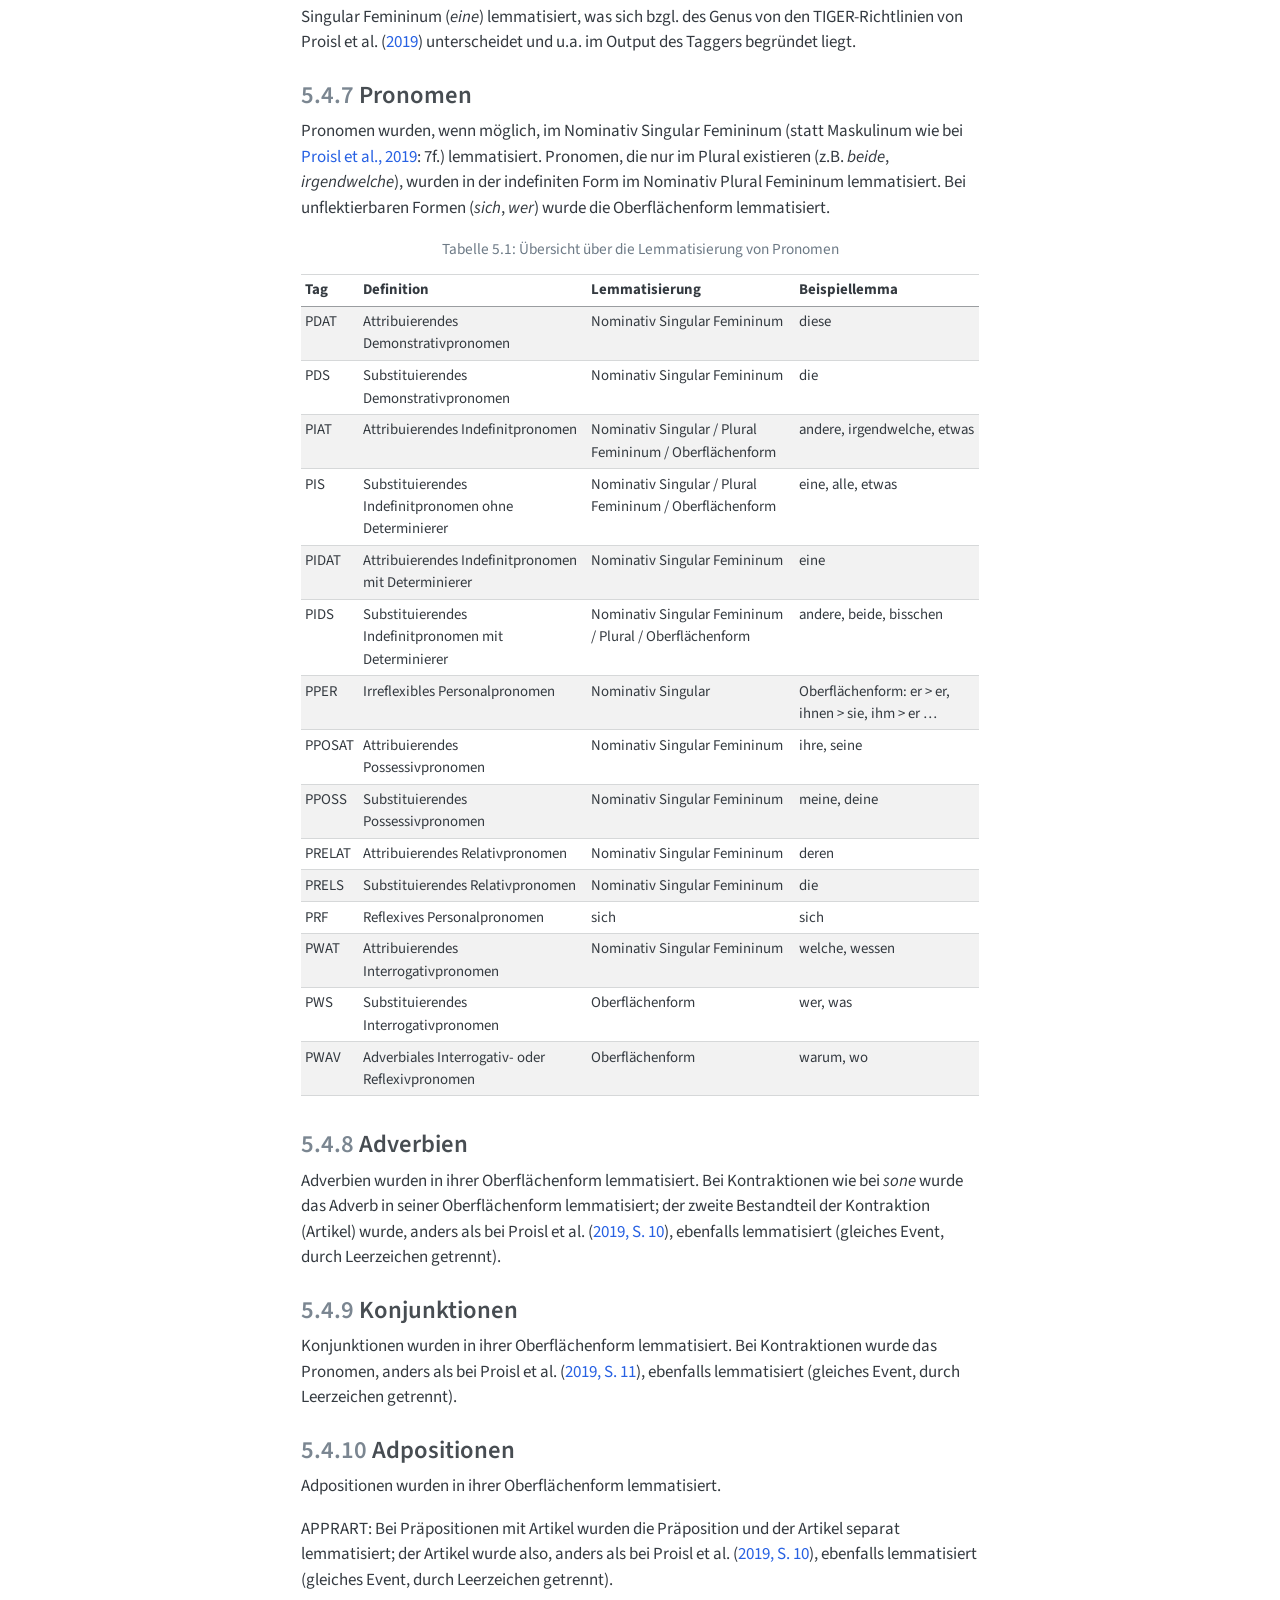
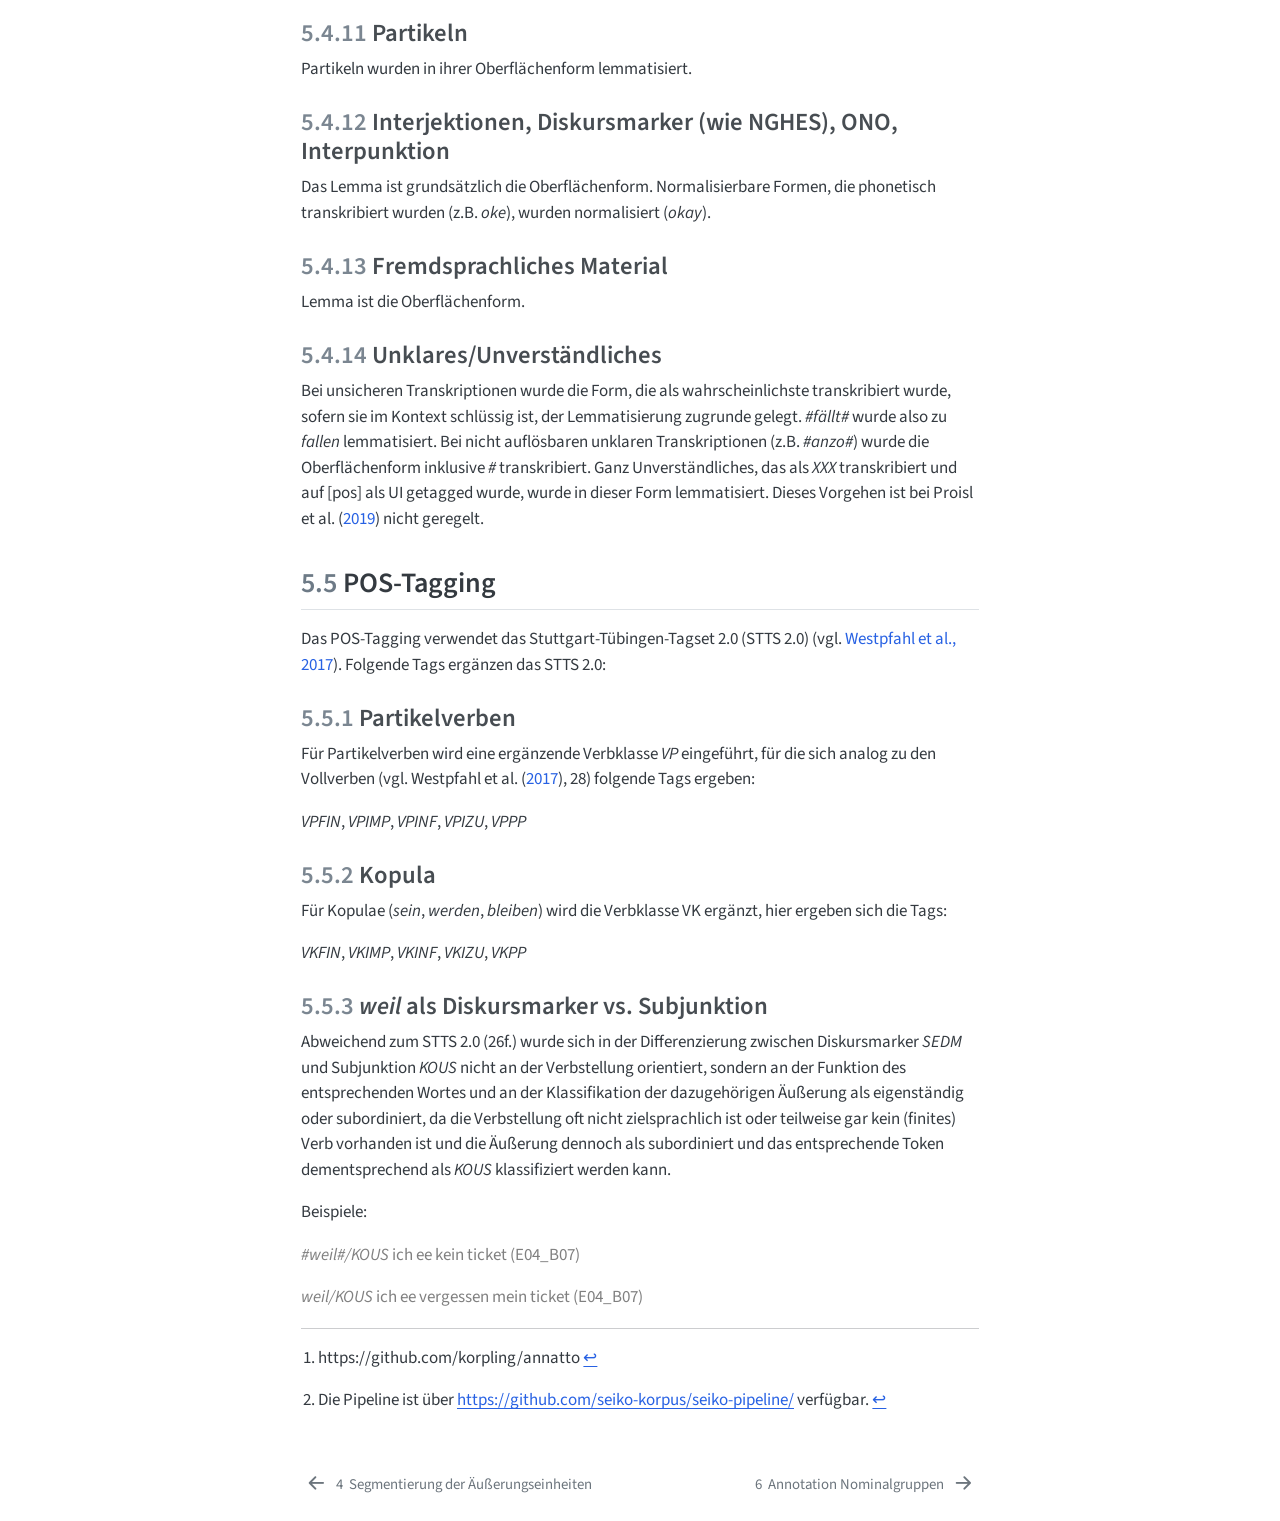
<file: lemmapos.html>
<!DOCTYPE html>
<html xmlns="http://www.w3.org/1999/xhtml" lang="de" xml:lang="de"><head>

<meta charset="utf-8">
<meta name="generator" content="quarto-1.10.18">

<meta name="viewport" content="width=device-width, initial-scale=1.0, user-scalable=yes">


<title>5&nbsp; Lemmatisierung und POS-Tagging – SeiKo (Korpus Seiteneinsteiger:innen in Vorbereitungsklassen): Handbuch zu Korpusdesign und Datenaufbereitung</title>
<style>
/* Default styles provided by pandoc.
** See https://pandoc.org/MANUAL.html#variables-for-html for config info.
*/
span.smallcaps{font-variant: small-caps;}
div.columns{display: flex; gap: 1.5em;}
div.column{flex: auto;}
@media screen {
div.columns{gap: min(4vw, 1.5em);}
div.column{overflow-x: auto;}
}
div.hanging-indent{margin-left: 1.5em; text-indent: -1.5em;}
ul.task-list{list-style: none;}
ul.task-list li input[type="checkbox"] {
  width: 0.8em;
  margin: 0 0.8em 0.2em -1em; /* quarto-specific, see https://github.com/quarto-dev/quarto-cli/issues/4556 */ 
  vertical-align: middle;
}
/* CSS for citations */
div.csl-bib-body { }
div.csl-entry {
  clear: both;
  margin-bottom: 0em;
}
.hanging-indent div.csl-entry {
  margin-left:2em;
  text-indent:-2em;
}
div.csl-left-margin {
  min-width:2em;
  float:left;
}
div.csl-right-inline {
  margin-left:2em;
  padding-left:1em;
}
div.csl-indent {
  margin-left: 2em;
}</style>


<script src="site_libs/quarto-nav/quarto-nav.js"></script>
<script src="site_libs/quarto-nav/headroom.min.js"></script>
<script src="site_libs/clipboard/clipboard.min.js"></script>
<script src="site_libs/quarto-search/autocomplete.umd.js"></script>
<script src="site_libs/quarto-search/fuse.min.js"></script>
<script src="site_libs/quarto-search/quarto-search.js"></script>
<meta name="quarto:offset" content="./">
<link href="./ngr.html" rel="next">
<link href="./segmentierung.html" rel="prev">
<script src="site_libs/quarto-html/quarto.js" type="module"></script>
<script src="site_libs/quarto-html/tabsets/tabsets.js" type="module"></script>
<script src="site_libs/quarto-html/popper.min.js"></script>
<script src="site_libs/quarto-html/tippy.umd.min.js"></script>
<script src="site_libs/quarto-html/anchor.min.js"></script>
<link href="site_libs/quarto-html/tippy.css" rel="stylesheet">
<link href="site_libs/quarto-html/quarto-syntax-highlighting-64a204ab8560d761af7679ceaba22944.css" rel="stylesheet" id="quarto-text-highlighting-styles">
<script src="site_libs/bootstrap/bootstrap.min.js"></script>
<link href="site_libs/bootstrap/bootstrap-icons.css" rel="stylesheet">
<link href="site_libs/bootstrap/bootstrap-164cfe8d9d2495894d6b26734f072617.min.css" rel="stylesheet" append-hash="true" id="quarto-bootstrap" data-mode="light">
<script id="quarto-search-options" type="application/json">{
  "location": "sidebar",
  "copy-button": false,
  "collapse-after": 3,
  "panel-placement": "start",
  "type": "textbox",
  "limit": 50,
  "keyboard-shortcut": [
    "f",
    "/",
    "s"
  ],
  "show-item-context": false,
  "language": {
    "search-no-results-text": "Keine Treffer",
    "search-matching-documents-text": "Treffer",
    "search-copy-link-title": "Link in die Suche kopieren",
    "search-hide-matches-text": "Zusätzliche Treffer verbergen",
    "search-more-match-text": "weitere Treffer in diesem Dokument",
    "search-more-matches-text": "weitere Treffer in diesem Dokument",
    "search-clear-button-title": "Zurücksetzen",
    "search-text-placeholder": "",
    "search-detached-cancel-button-title": "Abbrechen",
    "search-submit-button-title": "Abschicken",
    "search-label": "Suchen"
  }
}</script>
<script src="site_libs/kePrint-0.0.1/kePrint.js"></script>
<link href="site_libs/lightable-0.0.1/lightable.css" rel="stylesheet">


<link rel="stylesheet" href="styles.css">
</head>

<body class="nav-sidebar floating quarto-light">

<div id="quarto-search-results"></div>
  <header id="quarto-header" class="headroom fixed-top">
  <nav class="quarto-secondary-nav">
    <div class="container-fluid d-flex">
      <button type="button" class="quarto-btn-toggle btn" data-bs-toggle="collapse" role="button" data-bs-target=".quarto-sidebar-collapse-item" aria-controls="quarto-sidebar" aria-expanded="false" aria-label="Seitenleiste umschalten" onclick="if (window.quartoToggleHeadroom) { window.quartoToggleHeadroom(); }">
        <i class="bi bi-layout-text-sidebar-reverse"></i>
      </button>
        <nav class="quarto-page-breadcrumbs" aria-label="breadcrumb"><ol class="breadcrumb"><li class="breadcrumb-item"><a href="./lemmapos.html"><span class="chapter-number">5</span>&nbsp; <span class="chapter-title">Lemmatisierung und POS-Tagging</span></a></li></ol></nav>
        <a class="flex-grow-1" role="navigation" data-bs-toggle="collapse" data-bs-target=".quarto-sidebar-collapse-item" aria-controls="quarto-sidebar" aria-expanded="false" aria-label="Seitenleiste umschalten" onclick="if (window.quartoToggleHeadroom) { window.quartoToggleHeadroom(); }">      
        </a>
      <button type="button" class="btn quarto-search-button" aria-label="Suchen" onclick="window.quartoOpenSearch();">
        <i class="bi bi-search"></i>
      </button>
    </div>
  </nav>
</header>
<!-- content -->
<div id="quarto-content" class="quarto-container page-columns page-rows-contents page-layout-article">
<!-- sidebar -->
  <nav id="quarto-sidebar" class="sidebar collapse collapse-horizontal quarto-sidebar-collapse-item sidebar-navigation floating overflow-auto">
    <div class="pt-lg-2 mt-2 text-left sidebar-header sidebar-header-stacked">
      <a href="./index.html" class="sidebar-logo-link">
      <img src="./cover/handbuch_deckblatt.png" alt="Deckblatt des SeiKo-Handbuchs" class="sidebar-logo light-content py-0 d-lg-inline d-none">
      <img src="./cover/handbuch_deckblatt.png" alt="Deckblatt des SeiKo-Handbuchs" class="sidebar-logo dark-content py-0 d-lg-inline d-none">
      </a>
    <div class="sidebar-title mb-0 py-0">
      <a href="./">SeiKo-Handbuch</a> 
        <div class="sidebar-tools-main">
    <a href="mailto:seiko@uni-giessen.de" title="Kontakt" class="quarto-navigation-tool px-1" aria-label="Kontakt"><i class="bi bi-envelope"></i></a>
    <a href="./seiko-handbuch.pdf" title="Download PDF" class="quarto-navigation-tool px-1" aria-label="Download PDF"><i class="bi bi-file-pdf"></i></a>
</div>
    </div>
      </div>
        <div class="mt-2 flex-shrink-0 align-items-center">
        <div class="sidebar-search">
        <div id="quarto-search" class="" title="Suchen"></div>
        </div>
        </div>
    <div class="sidebar-menu-container"> 
    <ul class="list-unstyled mt-1">
        <li class="sidebar-item">
  <div class="sidebar-item-container"> 
  <a href="./index.html" class="sidebar-item-text sidebar-link">
 <span class="menu-text">Vorwort</span></a>
  </div>
</li>
        <li class="sidebar-item">
  <div class="sidebar-item-container"> 
  <a href="./einleitung.html" class="sidebar-item-text sidebar-link">
 <span class="menu-text"><span class="chapter-number">1</span>&nbsp; <span class="chapter-title">Allgemeines</span></span></a>
  </div>
</li>
        <li class="sidebar-item">
  <div class="sidebar-item-container"> 
  <a href="./datenerhebung.html" class="sidebar-item-text sidebar-link">
 <span class="menu-text"><span class="chapter-number">2</span>&nbsp; <span class="chapter-title">Korpusdesign und Datenerhebung</span></span></a>
  </div>
</li>
        <li class="sidebar-item">
  <div class="sidebar-item-container"> 
  <a href="./transkription.html" class="sidebar-item-text sidebar-link">
 <span class="menu-text"><span class="chapter-number">3</span>&nbsp; <span class="chapter-title">Transkription</span></span></a>
  </div>
</li>
        <li class="sidebar-item">
  <div class="sidebar-item-container"> 
  <a href="./segmentierung.html" class="sidebar-item-text sidebar-link">
 <span class="menu-text"><span class="chapter-number">4</span>&nbsp; <span class="chapter-title">Segmentierung der Äußerungseinheiten</span></span></a>
  </div>
</li>
        <li class="sidebar-item">
  <div class="sidebar-item-container"> 
  <a href="./lemmapos.html" class="sidebar-item-text sidebar-link active">
 <span class="menu-text"><span class="chapter-number">5</span>&nbsp; <span class="chapter-title">Lemmatisierung und POS-Tagging</span></span></a>
  </div>
</li>
        <li class="sidebar-item">
  <div class="sidebar-item-container"> 
  <a href="./ngr.html" class="sidebar-item-text sidebar-link">
 <span class="menu-text"><span class="chapter-number">6</span>&nbsp; <span class="chapter-title">Annotation Nominalgruppen</span></span></a>
  </div>
</li>
        <li class="sidebar-item">
  <div class="sidebar-item-container"> 
  <a href="./verb.html" class="sidebar-item-text sidebar-link">
 <span class="menu-text"><span class="chapter-number">7</span>&nbsp; <span class="chapter-title">Annotation Verben</span></span></a>
  </div>
</li>
        <li class="sidebar-item">
  <div class="sidebar-item-container"> 
  <a href="./evaluation.html" class="sidebar-item-text sidebar-link">
 <span class="menu-text"><span class="chapter-number">8</span>&nbsp; <span class="chapter-title">Qualitätssicherung und Evaluation</span></span></a>
  </div>
</li>
        <li class="sidebar-item">
  <div class="sidebar-item-container"> 
  <a href="./references.html" class="sidebar-item-text sidebar-link">
 <span class="menu-text"><span class="chapter-number">9</span>&nbsp; <span class="chapter-title">Literaturverzeichnis</span></span></a>
  </div>
</li>
        <li class="sidebar-item">
  <div class="sidebar-item-container"> 
  <a href="./nutzungsbedingungen.html" class="sidebar-item-text sidebar-link">
 <span class="menu-text"><span class="chapter-number">10</span>&nbsp; <span class="chapter-title">SeiKo-Nutzungsbedingungen</span></span></a>
  </div>
</li>
        <li class="sidebar-item">
  <div class="sidebar-item-container"> 
  <a href="./Anhang/anhang.html" class="sidebar-item-text sidebar-link">
 <span class="menu-text"><span class="chapter-number">11</span>&nbsp; <span class="chapter-title">Anhang</span></span></a>
  </div>
</li>
    </ul>
    </div>
</nav>
<div id="quarto-sidebar-glass" class="quarto-sidebar-collapse-item" data-bs-toggle="collapse" data-bs-target=".quarto-sidebar-collapse-item"></div>
<!-- margin-sidebar -->
    <div id="quarto-margin-sidebar" class="sidebar margin-sidebar">
        <nav id="TOC" role="doc-toc" class="toc-active">
    <h2 id="toc-title">Inhaltsverzeichnis</h2>
   
  <ul>
  <li><a href="#sec-spuren-lemmapos" id="toc-sec-spuren-lemmapos" class="nav-link active" data-scroll-target="#sec-spuren-lemmapos"><span class="header-section-number">5.1</span> Spuren bei Lemmatisierung und POS-Tagging</a></li>
  <li><a href="#automatisierte-arbeitsschritte" id="toc-automatisierte-arbeitsschritte" class="nav-link" data-scroll-target="#automatisierte-arbeitsschritte"><span class="header-section-number">5.2</span> Automatisierte Arbeitsschritte</a></li>
  <li><a href="#korrektur" id="toc-korrektur" class="nav-link" data-scroll-target="#korrektur"><span class="header-section-number">5.3</span> Korrektur</a></li>
  <li><a href="#lemmatisierung" id="toc-lemmatisierung" class="nav-link" data-scroll-target="#lemmatisierung"><span class="header-section-number">5.4</span> Lemmatisierung</a>
  <ul class="collapse">
  <li><a href="#normalisierung-der-wortformen" id="toc-normalisierung-der-wortformen" class="nav-link" data-scroll-target="#normalisierung-der-wortformen"><span class="header-section-number">5.4.1</span> Normalisierung der Wortformen</a></li>
  <li><a href="#sec-lemma-Substantive" id="toc-sec-lemma-Substantive" class="nav-link" data-scroll-target="#sec-lemma-Substantive"><span class="header-section-number">5.4.2</span> Substantive</a></li>
  <li><a href="#adjektive" id="toc-adjektive" class="nav-link" data-scroll-target="#adjektive"><span class="header-section-number">5.4.3</span> Adjektive</a></li>
  <li><a href="#zahlen" id="toc-zahlen" class="nav-link" data-scroll-target="#zahlen"><span class="header-section-number">5.4.4</span> Zahlen</a></li>
  <li><a href="#verben" id="toc-verben" class="nav-link" data-scroll-target="#verben"><span class="header-section-number">5.4.5</span> Verben</a></li>
  <li><a href="#artikel" id="toc-artikel" class="nav-link" data-scroll-target="#artikel"><span class="header-section-number">5.4.6</span> Artikel</a></li>
  <li><a href="#pronomen" id="toc-pronomen" class="nav-link" data-scroll-target="#pronomen"><span class="header-section-number">5.4.7</span> Pronomen</a></li>
  <li><a href="#adverbien" id="toc-adverbien" class="nav-link" data-scroll-target="#adverbien"><span class="header-section-number">5.4.8</span> Adverbien</a></li>
  <li><a href="#konjunktionen" id="toc-konjunktionen" class="nav-link" data-scroll-target="#konjunktionen"><span class="header-section-number">5.4.9</span> Konjunktionen</a></li>
  <li><a href="#adpositionen" id="toc-adpositionen" class="nav-link" data-scroll-target="#adpositionen"><span class="header-section-number">5.4.10</span> Adpositionen</a></li>
  <li><a href="#partikeln" id="toc-partikeln" class="nav-link" data-scroll-target="#partikeln"><span class="header-section-number">5.4.11</span> Partikeln</a></li>
  <li><a href="#interjektionen-diskursmarker-wie-nghes-ono-interpunktion" id="toc-interjektionen-diskursmarker-wie-nghes-ono-interpunktion" class="nav-link" data-scroll-target="#interjektionen-diskursmarker-wie-nghes-ono-interpunktion"><span class="header-section-number">5.4.12</span> Interjektionen, Diskursmarker (wie NGHES), ONO, Interpunktion</a></li>
  <li><a href="#fremdsprachliches-material" id="toc-fremdsprachliches-material" class="nav-link" data-scroll-target="#fremdsprachliches-material"><span class="header-section-number">5.4.13</span> Fremdsprachliches Material</a></li>
  <li><a href="#unklaresunverständliches" id="toc-unklaresunverständliches" class="nav-link" data-scroll-target="#unklaresunverständliches"><span class="header-section-number">5.4.14</span> Unklares/Unverständliches</a></li>
  </ul></li>
  <li><a href="#pos-tagging" id="toc-pos-tagging" class="nav-link" data-scroll-target="#pos-tagging"><span class="header-section-number">5.5</span> POS-Tagging</a>
  <ul class="collapse">
  <li><a href="#partikelverben" id="toc-partikelverben" class="nav-link" data-scroll-target="#partikelverben"><span class="header-section-number">5.5.1</span> Partikelverben</a></li>
  <li><a href="#kopula" id="toc-kopula" class="nav-link" data-scroll-target="#kopula"><span class="header-section-number">5.5.2</span> Kopula</a></li>
  <li><a href="#weil-als-diskursmarker-vs.-subjunktion" id="toc-weil-als-diskursmarker-vs.-subjunktion" class="nav-link" data-scroll-target="#weil-als-diskursmarker-vs.-subjunktion"><span class="header-section-number">5.5.3</span> <em>weil</em> als Diskursmarker vs.&nbsp;Subjunktion</a></li>
  </ul></li>
  </ul>
</nav>
    </div>
<!-- main -->
<main class="content" id="quarto-document-content">

<header id="title-block-header" class="quarto-title-block default">
<div class="quarto-title">
<h1 class="title"><span id="sec-lemmapos" class="quarto-section-identifier"><span class="chapter-number">5</span>&nbsp; <span class="chapter-title">Lemmatisierung und POS-Tagging</span></span></h1>
</div>



<div class="quarto-title-meta">

    
  
    
  </div>
  


</header>


<section id="sec-spuren-lemmapos" class="level2" data-number="5.1">
<h2 data-number="5.1" class="anchored" data-anchor-id="sec-spuren-lemmapos"><span class="header-section-number">5.1</span> Spuren bei Lemmatisierung und POS-Tagging</h2>
<p>Diesen Annotationsschritten sind die folgenden Spuren mit einem neuen Sprecher <em>PART_CLEAN</em> zugeordnet:</p>
<table class="caption-top table">
<caption>Halbautomatische Annotationsspuren</caption>
<colgroup>
<col style="width: 50%">
<col style="width: 50%">
</colgroup>
<tbody>
<tr class="odd">
<td>[lemma]</td>
<td>Spur mit den durch den TreeTagger erzeugten und manuell korrigierten Lemmata</td>
</tr>
<tr class="even">
<td>[pos]</td>
<td>Spur mit den durch den TreeTagger erzeugten und manuell korrigierten POS-Tags</td>
</tr>
</tbody>
</table>
</section>
<section id="automatisierte-arbeitsschritte" class="level2" data-number="5.2">
<h2 data-number="5.2" class="anchored" data-anchor-id="automatisierte-arbeitsschritte"><span class="header-section-number">5.2</span> Automatisierte Arbeitsschritte</h2>
<p>Zunächst wurde über ein Skript geprüft, ob die Dateien verarbeitungsrelevante Fehler enthalten, die dann ggf. ausgebessert wurden.</p>
<p>Dann wurde die Spur [ctok_part] erstellt, die eine um Pausenzeichen und auf [excl] als auszuschließend markiertes Material bereinigte Kopie von [tok_part] umfasst.</p>
<p>Die Token auf [ctok_part] wurden anschließend mit Hilfe des TreeTagger <span class="citation" data-cites="Schmid1994ProbabilisticPartofSpeechTagging">Schmid (<a href="references.html#ref-Schmid1995ImprovementsPartofSpeechTagging" role="doc-biblioref">1995</a>)</span> (unter Einbezug der Satzspannen aus [unit]) anhand des STTS 2.0 <span class="citation" data-cites="Westpfahl.etal2017STTSGuidelinesfur">(<a href="references.html#ref-Westpfahl.etal2017STTSGuidelinesfur" role="doc-biblioref">Westpfahl et al., 2017</a>)</span> mit einem POS-Tagging und einer Lemmatisierung versehen. Die automatisierte Annotation erfolgte über verschiedene Skripte mit Hilfe von <em>Annatto</em><a href="#fn1" class="footnote-ref" id="fnref1" role="doc-noteref"><sup>1</sup></a> <span class="citation" data-cites="Krause.Klotz2023Annatto">(vgl. <a href="references.html#ref-Krause.Klotz2023Annatto" role="doc-biblioref">Krause &amp; Klotz, 2023</a>)</span>.</p>
</section>
<section id="korrektur" class="level2" data-number="5.3">
<h2 data-number="5.3" class="anchored" data-anchor-id="korrektur"><span class="header-section-number">5.3</span> Korrektur</h2>
<p>Das POS-Tagging und die Lemmatisierung wurden auf den Spuren [lemma] und [pos], Kopien der automatisiert generierten Spuren, korrigiert. Die automatisiert generierten Spuren wurden anschließend gelöscht, können aber mithilfe der öffentlich zugänglichen Pipeline<a href="#fn2" class="footnote-ref" id="fnref2" role="doc-noteref"><sup>2</sup></a> reproduziert und somit für die Evaluation des Treetaggers für frühe Lerner:innendaten verwendet werden.</p>
<p>Tags wurden in Zweifelsfällen, wenn möglich, (auch) anhand funktionaler Kriterien korrigiert, bspw. in Bezug auf Verbformen (so kann z.B. “gib” als VVFIN anstatt als VVIMP getagged werden, wenn der Kontext diese Interpretation nahelegt).</p>
<p>Zweifelsfälle bei der Korrektur wurden im Vier-Augen-Prinzip besprochen; offensichtliche Versehen, die bei der Transkription oder Segmentierung entstanden sind, sowie Fehler durch die Pipeline wurden in diesem manuellen Korrekturschritt, sofern sie offensichtlich als Fehler zu erkennen sind (wenn etwa auf [excl] Markiertes nicht durch die Pipeline gelöscht wurde oder wenn offensichtlich zu exkludierendes Material nicht auf [excl] markiert oder offensichtlich ein falsches Annotationstag vergeben wurde), eigenständig und ohne weitere Besprechung korrigiert.</p>
</section>
<section id="lemmatisierung" class="level2" data-number="5.4">
<h2 data-number="5.4" class="anchored" data-anchor-id="lemmatisierung"><span class="header-section-number">5.4</span> Lemmatisierung</h2>
<p>Die Lemmatisierung orientiert sich grundlegend an den Richtlinien für das TIGER-Korpus <span class="citation" data-cites="Proisl.etal2019Lemmatisierungsrichtlinien">(vgl. <a href="references.html#ref-Proisl.etal2019Lemmatisierungsrichtlinien" role="doc-biblioref">Proisl et al., 2019</a>)</span>. Davon abweichendes Vorgehen ist in den folgenden Richtlinien jeweils als solches gekennzeichnet.</p>
<section id="normalisierung-der-wortformen" class="level3" data-number="5.4.1">
<h3 data-number="5.4.1" class="anchored" data-anchor-id="normalisierung-der-wortformen"><span class="header-section-number">5.4.1</span> Normalisierung der Wortformen</h3>
<p>Umgangssprachliche Wortformen wurden möglichst oberflächennah normalisiert, in schriftlichen Texten wurden orthographische Fehler korrigiert, Wortneuschöpfungen wurden normalisiert, aber nicht korrigiert <span class="citation" data-cites="Proisl.etal2019Lemmatisierungsrichtlinien">(vgl. <a href="references.html#ref-Proisl.etal2019Lemmatisierungsrichtlinien" role="doc-biblioref">Proisl et al., 2019</a>: 2)</span>.</p>
<p>Abkürzungen wurden, anders als bei den TIGER-Richtlinien (ebd.) nicht normalisiert. Kontraktionen wurden aufgelöst (<span class="beispiel"><em>ums -&gt; um es, son -&gt; so ein, machste -&gt; machst du</em></span>) und in einem Event einzeln und mit Leerzeichen zwischen den beiden Token lemmatisiert. Dieses Vorgehen unterscheidet sich ebenfalls von <span class="citation" data-cites="Proisl.etal2019Lemmatisierungsrichtlinien">Proisl et al. (<a href="references.html#ref-Proisl.etal2019Lemmatisierungsrichtlinien" role="doc-biblioref">2019</a>)</span>, die keine Auflösung von Kontraktionen vorgeben.</p>
<p>Wenn in der Transkription schriftlicher Daten Wörter zusammengeschrieben wurden, die zielsprachlich nicht zusammengeschrieben werden (bspw. <span class="beispiel"><em>ausversehen</em></span>), wurden diese im gleichen Event durch Leerzeichen getrennt lemmatisiert <span class="citation" data-cites="Proisl.etal2019Lemmatisierungsrichtlinien">(hierfür sehen <a href="references.html#ref-Proisl.etal2019Lemmatisierungsrichtlinien" role="doc-biblioref">Proisl et al., 2019</a> keine Regelung vor)</span>. Wenn Wörter auseinandergeschrieben wurden, die zielsprachlich zusammengeschrieben werden (<span class="beispiel"><em>bus fahr Karte</em>, E10_B09_T</span>), wurden diese auf der Lemma- und POS-Spur in jeweils einem Event zusammengeführt.</p>
<p>Wenn Fehler in der Transkription sichtbar wurden (bspw. <em>verliern</em> statt <em>verlieren</em>), wurden diese im Transkript und auf allen Spuren korrigiert. (Bei der Auswertung des automatischen Taggings/Lemmatisierens muss dementsprechend erwähnt werden, dass manche Token ggf. aufgrund von Transkriptionsfehlern nicht richtig getagged/lemmatisiert werden konnten.)</p>
<p>Wenn Wörter wegen einer wortinternen Pause in zwei Events aufgeteilt wurden, wurden die entsprechenden Events auf [pos] und [lemma] zusammengeführt und es wurde jeweils ein Tag pro Spur vergeben. Bei zwei möglichen Alternativen wurden beide, jeweils gefolgt von einem <em>or</em>, im gleichen Event lemmatisiert (z.B. <em>kontroll</em> &gt; <em>KontrolleurorKontrolleor</em>). (Dieses Vorgehen orientiert sich an dem im STTS 2.0 für die Markierung möglicher Alternativen vorgesehenen Fragezeichen, das allerdings technische Schwierigkeiten bereitete und daher durch das <em>or</em> ersetzt wurde.) In geschriebenen Texten, in denen Wörter (nur) aufgrund graphematischer Interpretation und/oder unter Rückgriff auf den Bildstimulus und die mündlichen Daten zu rekonstruieren sind, werden die entsprechenden Rekonstruktionen lemmatisiert.</p>
</section>
<section id="sec-lemma-Substantive" class="level3" data-number="5.4.2">
<h3 data-number="5.4.2" class="anchored" data-anchor-id="sec-lemma-Substantive"><span class="header-section-number">5.4.2</span> Substantive</h3>
<p><strong>NN</strong>: Substantive wurden in der 1. Person Singular Nominativ lemmatisiert. Ausnahmen bilden Pluraliatantum, die im Nominativ Plural lemmatisiert wurden. Substantivierte Formen wurden entsprechend ihrer Basiswortart lemmatisiert; substantivierte Infinitive dementsprechend als verbaler Infinitiv (<em>das Lesen</em> &gt; <em>lesen</em>). Derivationen aus Formen des Partizip I (<em>die Überzeugende</em> &gt; <em>überzeugen</em>) und Partizip II (<em>der Überzeugte</em> &gt; <em>überzeugen</em>) wurden in ihrer verbalen Grundform lemmatisiert, was sich vom Vorgehen bei <span class="citation" data-cites="Proisl.etal2019Lemmatisierungsrichtlinien">Proisl et al. (<a href="references.html#ref-Proisl.etal2019Lemmatisierungsrichtlinien" role="doc-biblioref">2019</a>)</span> unterscheidet. Unserem Vorgehen nach wurden bei der Suche nach <em>überzeugen</em> auf [lemma] demnach alle Treffer angezeigt, die sich aus dem Lemma oder Derivationen davon ergeben; eine weitere Differenzierung nach Wortarten ist über [pos] möglich. Aus Adjektiven abgeleitete Substantive wurden in ihrer prädikativen Grundform lemmatisiert, bspw. <em>die Schöne</em> also als <em>schön</em> [und nicht, wie bei <span class="citation" data-cites="Proisl.etal2019Lemmatisierungsrichtlinien">Proisl et al. (<a href="references.html#ref-Proisl.etal2019Lemmatisierungsrichtlinien" role="doc-biblioref">2019</a>)</span>: 4, in der schwachen Form des Nominativs Singular Maskulin]. Grammatikalisierte Substantivierungen werden als Substantive lemmatisiert, was so in den TIGER-Richtlinien nicht ausdifferenziert wird.</p>
<p><strong>NE</strong>: Eigennamen werden im Nominativ Singular lemmatisiert; Eigennamen ohne Singularform werden im Nominativ Plural lemmatisiert.</p>
</section>
<section id="adjektive" class="level3" data-number="5.4.3">
<h3 data-number="5.4.3" class="anchored" data-anchor-id="adjektive"><span class="header-section-number">5.4.3</span> Adjektive</h3>
<p>Adjektive werden in ihrer unflektierten Form im Positiv der prädikativen Form lemmatisiert. Falls es diese Form nicht gibt, wird die starke Form des Nominativs Singular Femininum <span class="citation" data-cites="Proisl.etal2019Lemmatisierungsrichtlinien">(im Gegensatz zu Maskulinum bei <a href="references.html#ref-Proisl.etal2019Lemmatisierungsrichtlinien" role="doc-biblioref">Proisl et al., 2019</a>: 5)</span> lemmatisiert. Attributiv verwendete Partizipien wurden in ihrem verbalen Infinitiv lemmatisiert (die <em>überzeugte</em> Wählerin &gt; <em>überzeugen</em>), was sich vom TIGER-Vorgehen unterscheidet (vgl. ebd.) und eine umfassende Lemmasuche, bei Bedarf mit Differenzierung der Wortart über [pos], erlaubt (s. auch <a href="#sec-lemma-Substantive" class="quarto-xref"><span>Kapitel 5.4.2</span></a>).</p>
</section>
<section id="zahlen" class="level3" data-number="5.4.4">
<h3 data-number="5.4.4" class="anchored" data-anchor-id="zahlen"><span class="header-section-number">5.4.4</span> Zahlen</h3>
<p>Zahlen werden in ihrer Grundform lemmatisiert.</p>
</section>
<section id="verben" class="level3" data-number="5.4.5">
<h3 data-number="5.4.5" class="anchored" data-anchor-id="verben"><span class="header-section-number">5.4.5</span> Verben</h3>
<p>Verben wurden im Infinitiv lemmatisiert. Kontrahierte Verben wie <em>schreibste</em> wurden im Infinitiv lemmatisiert. Der zweite Bestandteil der Kontraktion (Pronomen) wurde entsprechend der entsprechenden Regeln im gleichen Event mit Leerzeichen getrennt lemmatisiert, was sich vom TIGER-Vorgehen unterscheidet <span class="citation" data-cites="Proisl.etal2019Lemmatisierungsrichtlinien">(vgl. <a href="references.html#ref-Proisl.etal2019Lemmatisierungsrichtlinien" role="doc-biblioref">Proisl et al., 2019</a>: 2)</span>.</p>
</section>
<section id="artikel" class="level3" data-number="5.4.6">
<h3 data-number="5.4.6" class="anchored" data-anchor-id="artikel"><span class="header-section-number">5.4.6</span> Artikel</h3>
<p>Bestimmte Artikel werden als <em>die</em> lemmatisiert. Unbestimmte Artikel werden im Nominativ Singular Femininum (<em>eine</em>) lemmatisiert, was sich bzgl. des Genus von den TIGER-Richtlinien von <span class="citation" data-cites="Proisl.etal2019Lemmatisierungsrichtlinien">Proisl et al. (<a href="references.html#ref-Proisl.etal2019Lemmatisierungsrichtlinien" role="doc-biblioref">2019</a>)</span> unterscheidet und u.a. im Output des Taggers begründet liegt.</p>
</section>
<section id="pronomen" class="level3" data-number="5.4.7">
<h3 data-number="5.4.7" class="anchored" data-anchor-id="pronomen"><span class="header-section-number">5.4.7</span> Pronomen</h3>
<p>Pronomen wurden, wenn möglich, im Nominativ Singular Femininum <span class="citation" data-cites="Proisl.etal2019Lemmatisierungsrichtlinien">(statt Maskulinum wie bei <a href="references.html#ref-Proisl.etal2019Lemmatisierungsrichtlinien" role="doc-biblioref">Proisl et al., 2019</a>: 7f.)</span> lemmatisiert. Pronomen, die nur im Plural existieren (z.B. <em>beide</em>, <em>irgendwelche</em>), wurden in der indefiniten Form im Nominativ Plural Femininum lemmatisiert. Bei unflektierbaren Formen (<em>sich</em>, <em>wer</em>) wurde die Oberflächenform lemmatisiert.</p>
<div style="page-break-after: always;"></div>
<div class="cell">
<div id="tbl-pronomen" class="cell quarto-float quarto-figure quarto-figure-center anchored">
<figure class="quarto-float quarto-float-tbl figure">
<figcaption class="quarto-float-caption-top quarto-float-caption quarto-float-tbl" id="tbl-pronomen-caption-0ceaefa1-69ba-4598-a22c-09a6ac19f8ca">
Tabelle&nbsp;5.1: Übersicht über die Lemmatisierung von Pronomen
</figcaption>
<div aria-describedby="tbl-pronomen-caption-0ceaefa1-69ba-4598-a22c-09a6ac19f8ca">
<div class="cell-output-display">
<div class="table-responsive">
<table class="table table-hover table-condensed cell caption-top table-sm table-striped small">
<thead>
<tr class="header">
<th style="text-align: left;" data-quarto-table-cell-role="th">Tag</th>
<th style="text-align: left;" data-quarto-table-cell-role="th">Definition</th>
<th style="text-align: left;" data-quarto-table-cell-role="th">Lemmatisierung</th>
<th style="text-align: left;" data-quarto-table-cell-role="th">Beispiellemma</th>
</tr>
</thead>
<tbody>
<tr class="odd">
<td style="text-align: left;">PDAT</td>
<td style="text-align: left;">Attribuierendes Demonstrativpronomen</td>
<td style="text-align: left;">Nominativ Singular Femininum</td>
<td style="text-align: left;">diese</td>
</tr>
<tr class="even">
<td style="text-align: left;">PDS</td>
<td style="text-align: left;">Substituierendes Demonstrativpronomen</td>
<td style="text-align: left;">Nominativ Singular Femininum</td>
<td style="text-align: left;">die</td>
</tr>
<tr class="odd">
<td style="text-align: left;">PIAT</td>
<td style="text-align: left;">Attribuierendes Indefinitpronomen</td>
<td style="text-align: left;">Nominativ Singular / Plural Femininum / Oberflächenform</td>
<td style="text-align: left;">andere, irgendwelche, etwas</td>
</tr>
<tr class="even">
<td style="text-align: left;">PIS</td>
<td style="text-align: left;">Substituierendes Indefinitpronomen ohne Determinierer</td>
<td style="text-align: left;">Nominativ Singular / Plural Femininum / Oberflächenform</td>
<td style="text-align: left;">eine, alle, etwas</td>
</tr>
<tr class="odd">
<td style="text-align: left;">PIDAT</td>
<td style="text-align: left;">Attribuierendes Indefinitpronomen mit Determinierer</td>
<td style="text-align: left;">Nominativ Singular Femininum</td>
<td style="text-align: left;">eine</td>
</tr>
<tr class="even">
<td style="text-align: left;">PIDS</td>
<td style="text-align: left;">Substituierendes Indefinitpronomen mit Determinierer</td>
<td style="text-align: left;">Nominativ Singular Femininum / Plural / Oberflächenform</td>
<td style="text-align: left;">andere, beide, bisschen</td>
</tr>
<tr class="odd">
<td style="text-align: left;">PPER</td>
<td style="text-align: left;">Irreflexibles Personalpronomen</td>
<td style="text-align: left;">Nominativ Singular</td>
<td style="text-align: left;">Oberflächenform: er &gt; er, ihnen &gt; sie, ihm &gt; er …</td>
</tr>
<tr class="even">
<td style="text-align: left;">PPOSAT</td>
<td style="text-align: left;">Attribuierendes Possessivpronomen</td>
<td style="text-align: left;">Nominativ Singular Femininum</td>
<td style="text-align: left;">ihre, seine</td>
</tr>
<tr class="odd">
<td style="text-align: left;">PPOSS</td>
<td style="text-align: left;">Substituierendes Possessivpronomen</td>
<td style="text-align: left;">Nominativ Singular Femininum</td>
<td style="text-align: left;">meine, deine</td>
</tr>
<tr class="even">
<td style="text-align: left;">PRELAT</td>
<td style="text-align: left;">Attribuierendes Relativpronomen</td>
<td style="text-align: left;">Nominativ Singular Femininum</td>
<td style="text-align: left;">deren</td>
</tr>
<tr class="odd">
<td style="text-align: left;">PRELS</td>
<td style="text-align: left;">Substituierendes Relativpronomen</td>
<td style="text-align: left;">Nominativ Singular Femininum</td>
<td style="text-align: left;">die</td>
</tr>
<tr class="even">
<td style="text-align: left;">PRF</td>
<td style="text-align: left;">Reflexives Personalpronomen</td>
<td style="text-align: left;">sich</td>
<td style="text-align: left;">sich</td>
</tr>
<tr class="odd">
<td style="text-align: left;">PWAT</td>
<td style="text-align: left;">Attribuierendes Interrogativpronomen</td>
<td style="text-align: left;">Nominativ Singular Femininum</td>
<td style="text-align: left;">welche, wessen</td>
</tr>
<tr class="even">
<td style="text-align: left;">PWS</td>
<td style="text-align: left;">Substituierendes Interrogativpronomen</td>
<td style="text-align: left;">Oberflächenform</td>
<td style="text-align: left;">wer, was</td>
</tr>
<tr class="odd">
<td style="text-align: left;">PWAV</td>
<td style="text-align: left;">Adverbiales Interrogativ- oder Reflexivpronomen</td>
<td style="text-align: left;">Oberflächenform</td>
<td style="text-align: left;">warum, wo</td>
</tr>
</tbody>
</table>
</div>
</div>
</div>
</figure>
</div>
</div>
</section>
<section id="adverbien" class="level3" data-number="5.4.8">
<h3 data-number="5.4.8" class="anchored" data-anchor-id="adverbien"><span class="header-section-number">5.4.8</span> Adverbien</h3>
<p>Adverbien wurden in ihrer Oberflächenform lemmatisiert. Bei Kontraktionen wie bei <em>sone</em> wurde das Adverb in seiner Oberflächenform lemmatisiert; der zweite Bestandteil der Kontraktion (Artikel) wurde, anders als bei <span class="citation" data-cites="Proisl.etal2019Lemmatisierungsrichtlinien">Proisl et al. (<a href="references.html#ref-Proisl.etal2019Lemmatisierungsrichtlinien" role="doc-biblioref">2019, S. 10</a>)</span>, ebenfalls lemmatisiert (gleiches Event, durch Leerzeichen getrennt).</p>
</section>
<section id="konjunktionen" class="level3" data-number="5.4.9">
<h3 data-number="5.4.9" class="anchored" data-anchor-id="konjunktionen"><span class="header-section-number">5.4.9</span> Konjunktionen</h3>
<p>Konjunktionen wurden in ihrer Oberflächenform lemmatisiert. Bei Kontraktionen wurde das Pronomen, anders als bei <span class="citation" data-cites="Proisl.etal2019Lemmatisierungsrichtlinien">Proisl et al. (<a href="references.html#ref-Proisl.etal2019Lemmatisierungsrichtlinien" role="doc-biblioref">2019, S. 11</a>)</span>, ebenfalls lemmatisiert (gleiches Event, durch Leerzeichen getrennt).</p>
</section>
<section id="adpositionen" class="level3" data-number="5.4.10">
<h3 data-number="5.4.10" class="anchored" data-anchor-id="adpositionen"><span class="header-section-number">5.4.10</span> Adpositionen</h3>
<p>Adpositionen wurden in ihrer Oberflächenform lemmatisiert.</p>
<p>APPRART: Bei Präpositionen mit Artikel wurden die Präposition und der Artikel separat lemmatisiert; der Artikel wurde also, anders als bei <span class="citation" data-cites="Proisl.etal2019Lemmatisierungsrichtlinien">Proisl et al. (<a href="references.html#ref-Proisl.etal2019Lemmatisierungsrichtlinien" role="doc-biblioref">2019, S. 10</a>)</span>, ebenfalls lemmatisiert (gleiches Event, durch Leerzeichen getrennt).</p>
</section>
<section id="partikeln" class="level3" data-number="5.4.11">
<h3 data-number="5.4.11" class="anchored" data-anchor-id="partikeln"><span class="header-section-number">5.4.11</span> Partikeln</h3>
<p>Partikeln wurden in ihrer Oberflächenform lemmatisiert.</p>
</section>
<section id="interjektionen-diskursmarker-wie-nghes-ono-interpunktion" class="level3" data-number="5.4.12">
<h3 data-number="5.4.12" class="anchored" data-anchor-id="interjektionen-diskursmarker-wie-nghes-ono-interpunktion"><span class="header-section-number">5.4.12</span> Interjektionen, Diskursmarker (wie NGHES), ONO, Interpunktion</h3>
<p>Das Lemma ist grundsätzlich die Oberflächenform. Normalisierbare Formen, die phonetisch transkribiert wurden (z.B. <em>oke</em>), wurden normalisiert (<em>okay</em>).</p>
</section>
<section id="fremdsprachliches-material" class="level3" data-number="5.4.13">
<h3 data-number="5.4.13" class="anchored" data-anchor-id="fremdsprachliches-material"><span class="header-section-number">5.4.13</span> Fremdsprachliches Material</h3>
<p>Lemma ist die Oberflächenform.</p>
</section>
<section id="unklaresunverständliches" class="level3" data-number="5.4.14">
<h3 data-number="5.4.14" class="anchored" data-anchor-id="unklaresunverständliches"><span class="header-section-number">5.4.14</span> Unklares/Unverständliches</h3>
<p>Bei unsicheren Transkriptionen wurde die Form, die als wahrscheinlichste transkribiert wurde, sofern sie im Kontext schlüssig ist, der Lemmatisierung zugrunde gelegt. <em>#fällt#</em> wurde also zu <em>fallen</em> lemmatisiert. Bei nicht auflösbaren unklaren Transkriptionen (z.B. <em>#anzo#</em>) wurde die Oberflächenform inklusive <em>#</em> transkribiert. Ganz Unverständliches, das als <em>XXX</em> transkribiert und auf [pos] als UI getagged wurde, wurde in dieser Form lemmatisiert. Dieses Vorgehen ist bei <span class="citation" data-cites="Proisl.etal2019Lemmatisierungsrichtlinien">Proisl et al. (<a href="references.html#ref-Proisl.etal2019Lemmatisierungsrichtlinien" role="doc-biblioref">2019</a>)</span> nicht geregelt.</p>
</section>
</section>
<section id="pos-tagging" class="level2" data-number="5.5">
<h2 data-number="5.5" class="anchored" data-anchor-id="pos-tagging"><span class="header-section-number">5.5</span> POS-Tagging</h2>
<p>Das POS-Tagging verwendet das Stuttgart-Tübingen-Tagset 2.0 (STTS 2.0) <span class="citation" data-cites="Westpfahl.etal2017STTSGuidelinesfur">(vgl. <a href="references.html#ref-Westpfahl.etal2017STTSGuidelinesfur" role="doc-biblioref">Westpfahl et al., 2017</a>)</span>. Folgende Tags ergänzen das STTS 2.0:</p>
<section id="partikelverben" class="level3" data-number="5.5.1">
<h3 data-number="5.5.1" class="anchored" data-anchor-id="partikelverben"><span class="header-section-number">5.5.1</span> Partikelverben</h3>
<p>Für Partikelverben wird eine ergänzende Verbklasse <em>VP</em> eingeführt, für die sich analog zu den Vollverben (vgl. <span class="citation" data-cites="Westpfahl.etal2017STTSGuidelinesfur">Westpfahl et al. (<a href="references.html#ref-Westpfahl.etal2017STTSGuidelinesfur" role="doc-biblioref">2017</a>)</span>, 28) folgende Tags ergeben:</p>
<p><em>VPFIN</em>, <em>VPIMP</em>, <em>VPINF</em>, <em>VPIZU</em>, <em>VPPP</em></p>
</section>
<section id="kopula" class="level3" data-number="5.5.2">
<h3 data-number="5.5.2" class="anchored" data-anchor-id="kopula"><span class="header-section-number">5.5.2</span> Kopula</h3>
<p>Für Kopulae (<em>sein</em>, <em>werden</em>, <em>bleiben</em>) wird die Verbklasse VK ergänzt, hier ergeben sich die Tags:</p>
<p><em>VKFIN</em>, <em>VKIMP</em>, <em>VKINF</em>, <em>VKIZU</em>, <em>VKPP</em></p>
</section>
<section id="weil-als-diskursmarker-vs.-subjunktion" class="level3" data-number="5.5.3">
<h3 data-number="5.5.3" class="anchored" data-anchor-id="weil-als-diskursmarker-vs.-subjunktion"><span class="header-section-number">5.5.3</span> <em>weil</em> als Diskursmarker vs.&nbsp;Subjunktion</h3>
<p>Abweichend zum STTS 2.0 (26f.) wurde sich in der Differenzierung zwischen Diskursmarker <em>SEDM</em> und Subjunktion <em>KOUS</em> nicht an der Verbstellung orientiert, sondern an der Funktion des entsprechenden Wortes und an der Klassifikation der dazugehörigen Äußerung als eigenständig oder subordiniert, da die Verbstellung oft nicht zielsprachlich ist oder teilweise gar kein (finites) Verb vorhanden ist und die Äußerung dennoch als subordiniert und das entsprechende Token dementsprechend als <em>KOUS</em> klassifiziert werden kann.</p>
<p>Beispiele:</p>
<p><span class="beispiel"><em>#weil#/KOUS</em> ich ee kein ticket (E04_B07)</span></p>
<p><span class="beispiel"><em>weil/KOUS</em> ich ee vergessen mein ticket (E04_B07)</span></p>


<div id="refs" class="references csl-bib-body hanging-indent" data-entry-spacing="0" data-line-spacing="2" role="list" style="display: none">
<div id="ref-Krause.Klotz2023Annatto" class="csl-entry" role="listitem">
Krause, Thomas, &amp; Klotz, Martin. (2023). <em>Annatto</em>. <a href="https://github.com/korpling/annatto">https://github.com/korpling/annatto</a>
</div>
<div id="ref-Proisl.etal2019Lemmatisierungsrichtlinien" class="csl-entry" role="listitem">
Proisl, Thomas, Dykes, Natalie, Heinrich, Philipp, Kabashi, Besim, &amp; Evert, Stefan. (2019). <em>Lemmatisierungsrichtlinien. <span>Version</span> 2019-04-26</em>.
</div>
<div id="ref-Schmid1994ProbabilisticPartofSpeechTagging" class="csl-entry" role="listitem">
Schmid, Helmut. (1994). <em>Probabilistic <span>Part-of-Speech Tagging Using Decision Trees</span></em>. Proceedings of International Conference on New Methods in Language Processing.
</div>
<div id="ref-Schmid1995ImprovementsPartofSpeechTagging" class="csl-entry" role="listitem">
Schmid, Helmut. (1995). <em>Improvements in <span>Part-of-Speech Tagging</span> with an <span>Application</span> to <span>German</span></em>. Proceedings of the ACL SIGDAT-Workshop. Dublin, Ireland.
</div>
<div id="ref-Westpfahl.etal2017STTSGuidelinesfur" class="csl-entry" role="listitem">
Westpfahl, Swantje, Schmidt, Thomas, Jonietz, Jasmin, &amp; Borlinghaus, Anton. (2017). <em><span>STTS</span> 2.0: <span>Guidelines</span> für die <span>Annotation</span> von <span>POS-Tags</span> für <span>Transkripte</span> gesprochener <span>Sprache</span> in <span>Anlehnung</span> an das <span>Stuttgart Tübingen Tagset</span> (<span>STTS</span>)</em>.
</div>
</div>
</section>
</section>
<section id="footnotes" class="footnotes footnotes-end-of-document" role="doc-endnotes">
<hr>
<ol>
<li id="fn1"><p>https://github.com/korpling/annatto<a href="#fnref1" class="footnote-back" role="doc-backlink">↩︎</a></p></li>
<li id="fn2"><p>Die Pipeline ist über <a href="https://github.com/seiko-korpus/seiko-pipeline/" class="uri">https://github.com/seiko-korpus/seiko-pipeline/</a> verfügbar.<a href="#fnref2" class="footnote-back" role="doc-backlink">↩︎</a></p></li>
</ol>
</section>

</main> <!-- /main -->
<script id="quarto-html-after-body" type="application/javascript">
  window.document.addEventListener("DOMContentLoaded", function (event) {
    const icon = "";
    const anchorJS = new window.AnchorJS();
    anchorJS.options = {
      placement: 'right',
      icon: icon
    };
    anchorJS.add('.anchored');
    const isCodeAnnotation = (el) => {
      for (const clz of el.classList) {
        if (clz.startsWith('code-annotation-')) {                     
          return true;
        }
      }
      return false;
    }
    const onCopySuccess = function(e) {
      // button target
      const button = e.trigger;
      // don't keep focus
      button.blur();
      // flash "checked"
      button.classList.add('code-copy-button-checked');
      var currentTitle = button.getAttribute("title");
      button.setAttribute("title", "Kopiert");
      let tooltip;
      if (window.bootstrap) {
        button.setAttribute("data-bs-toggle", "tooltip");
        button.setAttribute("data-bs-placement", "left");
        button.setAttribute("data-bs-title", "Kopiert");
        tooltip = new bootstrap.Tooltip(button, 
          { trigger: "manual", 
            customClass: "code-copy-button-tooltip",
            offset: [0, -8]});
        tooltip.show();    
      }
      setTimeout(function() {
        if (tooltip) {
          tooltip.hide();
          button.removeAttribute("data-bs-title");
          button.removeAttribute("data-bs-toggle");
          button.removeAttribute("data-bs-placement");
        }
        button.setAttribute("title", currentTitle);
        button.classList.remove('code-copy-button-checked');
      }, 1000);
      // clear code selection
      e.clearSelection();
    }
    const getTextToCopy = function(trigger) {
      const outerScaffold = trigger.parentElement.cloneNode(true);
      const codeEl = outerScaffold.querySelector('code');
      for (const childEl of codeEl.children) {
        if (isCodeAnnotation(childEl)) {
          childEl.remove();
        }
      }
      return codeEl.innerText;
    }
    const clipboard = new window.ClipboardJS('.code-copy-button:not([data-in-quarto-modal])', {
      text: getTextToCopy
    });
    clipboard.on('success', onCopySuccess);
    if (window.document.getElementById('quarto-embedded-source-code-modal')) {
      const clipboardModal = new window.ClipboardJS('.code-copy-button[data-in-quarto-modal]', {
        text: getTextToCopy,
        container: window.document.getElementById('quarto-embedded-source-code-modal')
      });
      clipboardModal.on('success', onCopySuccess);
    }
      var localhostRegex = new RegExp(/^(?:http|https):\/\/localhost\:?[0-9]*\//);
      var mailtoRegex = new RegExp(/^mailto:/);
        var filterRegex = new RegExp('/' + window.location.host + '/');
      var isInternal = (href) => {
          return filterRegex.test(href) || localhostRegex.test(href) || mailtoRegex.test(href);
      }
      // Inspect non-navigation links and adorn them if external
     var links = window.document.querySelectorAll('a[href]:not(.nav-link):not(.navbar-brand):not(.toc-action):not(.sidebar-link):not(.sidebar-item-toggle):not(.pagination-link):not(.no-external):not([aria-hidden]):not(.dropdown-item):not(.quarto-navigation-tool):not(.about-link)');
      for (var i=0; i<links.length; i++) {
        const link = links[i];
        if (!isInternal(link.href)) {
          // undo the damage that might have been done by quarto-nav.js in the case of
          // links that we want to consider external
          if (link.dataset.originalHref !== undefined) {
            link.href = link.dataset.originalHref;
          }
        }
      }
    function tippyHover(el, contentFn, onTriggerFn, onUntriggerFn) {
      const config = {
        allowHTML: true,
        maxWidth: 500,
        delay: 100,
        arrow: false,
        appendTo: function(el) {
            return el.parentElement;
        },
        interactive: true,
        interactiveBorder: 10,
        theme: 'quarto',
        placement: 'bottom-start',
      };
      if (contentFn) {
        config.content = contentFn;
      }
      if (onTriggerFn) {
        config.onTrigger = onTriggerFn;
      }
      if (onUntriggerFn) {
        config.onUntrigger = onUntriggerFn;
      }
      window.tippy(el, config); 
    }
    const noterefs = window.document.querySelectorAll('a[role="doc-noteref"]');
    for (var i=0; i<noterefs.length; i++) {
      const ref = noterefs[i];
      tippyHover(ref, function() {
        // use id or data attribute instead here
        let href = ref.getAttribute('data-footnote-href') || ref.getAttribute('href');
        try { href = new URL(href).hash; } catch {}
        const id = href.replace(/^#\/?/, "");
        const note = window.document.getElementById(id);
        if (note) {
          return note.innerHTML;
        } else {
          return "";
        }
      });
    }
    const xrefs = window.document.querySelectorAll('a.quarto-xref');
    const processXRef = (id, note) => {
      // Strip column container classes
      const stripColumnClz = (el) => {
        el.classList.remove("page-full", "page-columns");
        if (el.children) {
          for (const child of el.children) {
            stripColumnClz(child);
          }
        }
      }
      stripColumnClz(note)
      if (id === null || id.startsWith('sec-')) {
        // Special case sections, only their first couple elements
        const container = document.createElement("div");
        if (note.children && note.children.length > 2) {
          container.appendChild(note.children[0].cloneNode(true));
          for (let i = 1; i < note.children.length; i++) {
            const child = note.children[i];
            if (child.tagName === "P" && child.innerText === "") {
              continue;
            } else {
              container.appendChild(child.cloneNode(true));
              break;
            }
          }
          if (window.Quarto?.typesetMath) {
            window.Quarto.typesetMath(container);
          }
          return container.innerHTML
        } else {
          if (window.Quarto?.typesetMath) {
            window.Quarto.typesetMath(note);
          }
          return note.innerHTML;
        }
      } else {
        // Remove any anchor links if they are present
        const anchorLink = note.querySelector('a.anchorjs-link');
        if (anchorLink) {
          anchorLink.remove();
        }
        if (window.Quarto?.typesetMath) {
          window.Quarto.typesetMath(note);
        }
        if (note.classList.contains("callout")) {
          return note.outerHTML;
        } else {
          return note.innerHTML;
        }
      }
    }
    for (var i=0; i<xrefs.length; i++) {
      const xref = xrefs[i];
      tippyHover(xref, undefined, function(instance) {
        instance.disable();
        let url = xref.getAttribute('href');
        let hash = undefined; 
        if (url.startsWith('#')) {
          hash = url;
        } else {
          try { hash = new URL(url).hash; } catch {}
        }
        if (hash) {
          const id = hash.replace(/^#\/?/, "");
          const note = window.document.getElementById(id);
          if (note !== null) {
            try {
              const html = processXRef(id, note.cloneNode(true));
              instance.setContent(html);
            } finally {
              instance.enable();
              instance.show();
            }
          } else {
            // See if we can fetch this
            fetch(url.split('#')[0])
            .then(res => res.text())
            .then(html => {
              const parser = new DOMParser();
              const htmlDoc = parser.parseFromString(html, "text/html");
              const note = htmlDoc.getElementById(id);
              if (note !== null) {
                const html = processXRef(id, note);
                instance.setContent(html);
              } 
            }).finally(() => {
              instance.enable();
              instance.show();
            });
          }
        } else {
          // See if we can fetch a full url (with no hash to target)
          // This is a special case and we should probably do some content thinning / targeting
          fetch(url)
          .then(res => res.text())
          .then(html => {
            const parser = new DOMParser();
            const htmlDoc = parser.parseFromString(html, "text/html");
            const note = htmlDoc.querySelector('main.content');
            if (note !== null) {
              // This should only happen for chapter cross references
              // (since there is no id in the URL)
              // remove the first header
              if (note.children.length > 0 && note.children[0].tagName === "HEADER") {
                note.children[0].remove();
              }
              const html = processXRef(null, note);
              instance.setContent(html);
            } 
          }).finally(() => {
            instance.enable();
            instance.show();
          });
        }
      }, function(instance) {
      });
    }
        let selectedAnnoteEl;
        const selectorForAnnotation = ( cell, annotation) => {
          let cellAttr = 'data-code-cell="' + cell + '"';
          let lineAttr = 'data-code-annotation="' +  annotation + '"';
          const selector = 'span[' + cellAttr + '][' + lineAttr + ']';
          return selector;
        }
        const selectCodeLines = (annoteEl) => {
          const doc = window.document;
          const targetCell = annoteEl.getAttribute("data-target-cell");
          const targetAnnotation = annoteEl.getAttribute("data-target-annotation");
          const annoteSpan = window.document.querySelector(selectorForAnnotation(targetCell, targetAnnotation));
          const lines = annoteSpan.getAttribute("data-code-lines").split(",");
          const lineIds = lines.map((line) => {
            return targetCell + "-" + line;
          })
          let top = null;
          let height = null;
          let parent = null;
          if (lineIds.length > 0) {
              //compute the position of the single el (top and bottom and make a div)
              const el = window.document.getElementById(lineIds[0]);
              top = el.offsetTop;
              height = el.offsetHeight;
              parent = el.parentElement.parentElement;
            if (lineIds.length > 1) {
              const lastEl = window.document.getElementById(lineIds[lineIds.length - 1]);
              const bottom = lastEl.offsetTop + lastEl.offsetHeight;
              height = bottom - top;
            }
            if (top !== null && height !== null && parent !== null) {
              // cook up a div (if necessary) and position it 
              let div = window.document.getElementById("code-annotation-line-highlight");
              if (div === null) {
                div = window.document.createElement("div");
                div.setAttribute("id", "code-annotation-line-highlight");
                div.style.position = 'absolute';
                parent.appendChild(div);
              }
              div.style.top = top - 2 + "px";
              div.style.height = height + 4 + "px";
              div.style.left = 0;
              let gutterDiv = window.document.getElementById("code-annotation-line-highlight-gutter");
              if (gutterDiv === null) {
                gutterDiv = window.document.createElement("div");
                gutterDiv.setAttribute("id", "code-annotation-line-highlight-gutter");
                gutterDiv.style.position = 'absolute';
                const codeCell = window.document.getElementById(targetCell);
                const gutter = codeCell.querySelector('.code-annotation-gutter');
                gutter.appendChild(gutterDiv);
              }
              gutterDiv.style.top = top - 2 + "px";
              gutterDiv.style.height = height + 4 + "px";
            }
            selectedAnnoteEl = annoteEl;
          }
        };
        const unselectCodeLines = () => {
          const elementsIds = ["code-annotation-line-highlight", "code-annotation-line-highlight-gutter"];
          elementsIds.forEach((elId) => {
            const div = window.document.getElementById(elId);
            if (div) {
              div.remove();
            }
          });
          selectedAnnoteEl = undefined;
        };
          // Handle positioning of the toggle
      window.addEventListener(
        "resize",
        throttle(() => {
          elRect = undefined;
          if (selectedAnnoteEl) {
            selectCodeLines(selectedAnnoteEl);
          }
        }, 10)
      );
      function throttle(fn, ms) {
      let throttle = false;
      let timer;
        return (...args) => {
          if(!throttle) { // first call gets through
              fn.apply(this, args);
              throttle = true;
          } else { // all the others get throttled
              if(timer) clearTimeout(timer); // cancel #2
              timer = setTimeout(() => {
                fn.apply(this, args);
                timer = throttle = false;
              }, ms);
          }
        };
      }
        // Attach click handler to the DT
        const annoteDls = window.document.querySelectorAll('dt[data-target-cell]');
        for (const annoteDlNode of annoteDls) {
          annoteDlNode.addEventListener('click', (event) => {
            const clickedEl = event.target;
            if (clickedEl !== selectedAnnoteEl) {
              unselectCodeLines();
              const activeEl = window.document.querySelector('dt[data-target-cell].code-annotation-active');
              if (activeEl) {
                activeEl.classList.remove('code-annotation-active');
              }
              selectCodeLines(clickedEl);
              clickedEl.classList.add('code-annotation-active');
            } else {
              // Unselect the line
              unselectCodeLines();
              clickedEl.classList.remove('code-annotation-active');
            }
          });
        }
    const findCites = (el) => {
      const parentEl = el.parentElement;
      if (parentEl) {
        const cites = parentEl.dataset.cites;
        if (cites) {
          return {
            el,
            cites: cites.split(' ')
          };
        } else {
          return findCites(el.parentElement)
        }
      } else {
        return undefined;
      }
    };
    var bibliorefs = window.document.querySelectorAll('a[role="doc-biblioref"]');
    for (var i=0; i<bibliorefs.length; i++) {
      const ref = bibliorefs[i];
      const citeInfo = findCites(ref);
      if (citeInfo) {
        tippyHover(citeInfo.el, function() {
          var popup = window.document.createElement('div');
          citeInfo.cites.forEach(function(cite) {
            var citeDiv = window.document.createElement('div');
            citeDiv.classList.add('hanging-indent');
            citeDiv.classList.add('csl-entry');
            var biblioDiv = window.document.getElementById('ref-' + cite);
            if (biblioDiv) {
              citeDiv.innerHTML = biblioDiv.innerHTML;
            }
            popup.appendChild(citeDiv);
          });
          return popup.innerHTML;
        });
      }
    }
  });
  </script>
<nav class="page-navigation">
  <div class="nav-page nav-page-previous">
      <a href="./segmentierung.html" class="pagination-link" aria-label="Segmentierung der Äußerungseinheiten">
        <i class="bi bi-arrow-left-short"></i> <span class="nav-page-text"><span class="chapter-number">4</span>&nbsp; <span class="chapter-title">Segmentierung der Äußerungseinheiten</span></span>
      </a>          
  </div>
  <div class="nav-page nav-page-next">
      <a href="./ngr.html" class="pagination-link" aria-label="Annotation Nominalgruppen">
        <span class="nav-page-text"><span class="chapter-number">6</span>&nbsp; <span class="chapter-title">Annotation Nominalgruppen</span></span> <i class="bi bi-arrow-right-short"></i>
      </a>
  </div>
</nav>
</div> <!-- /content -->




</body></html>
</file>
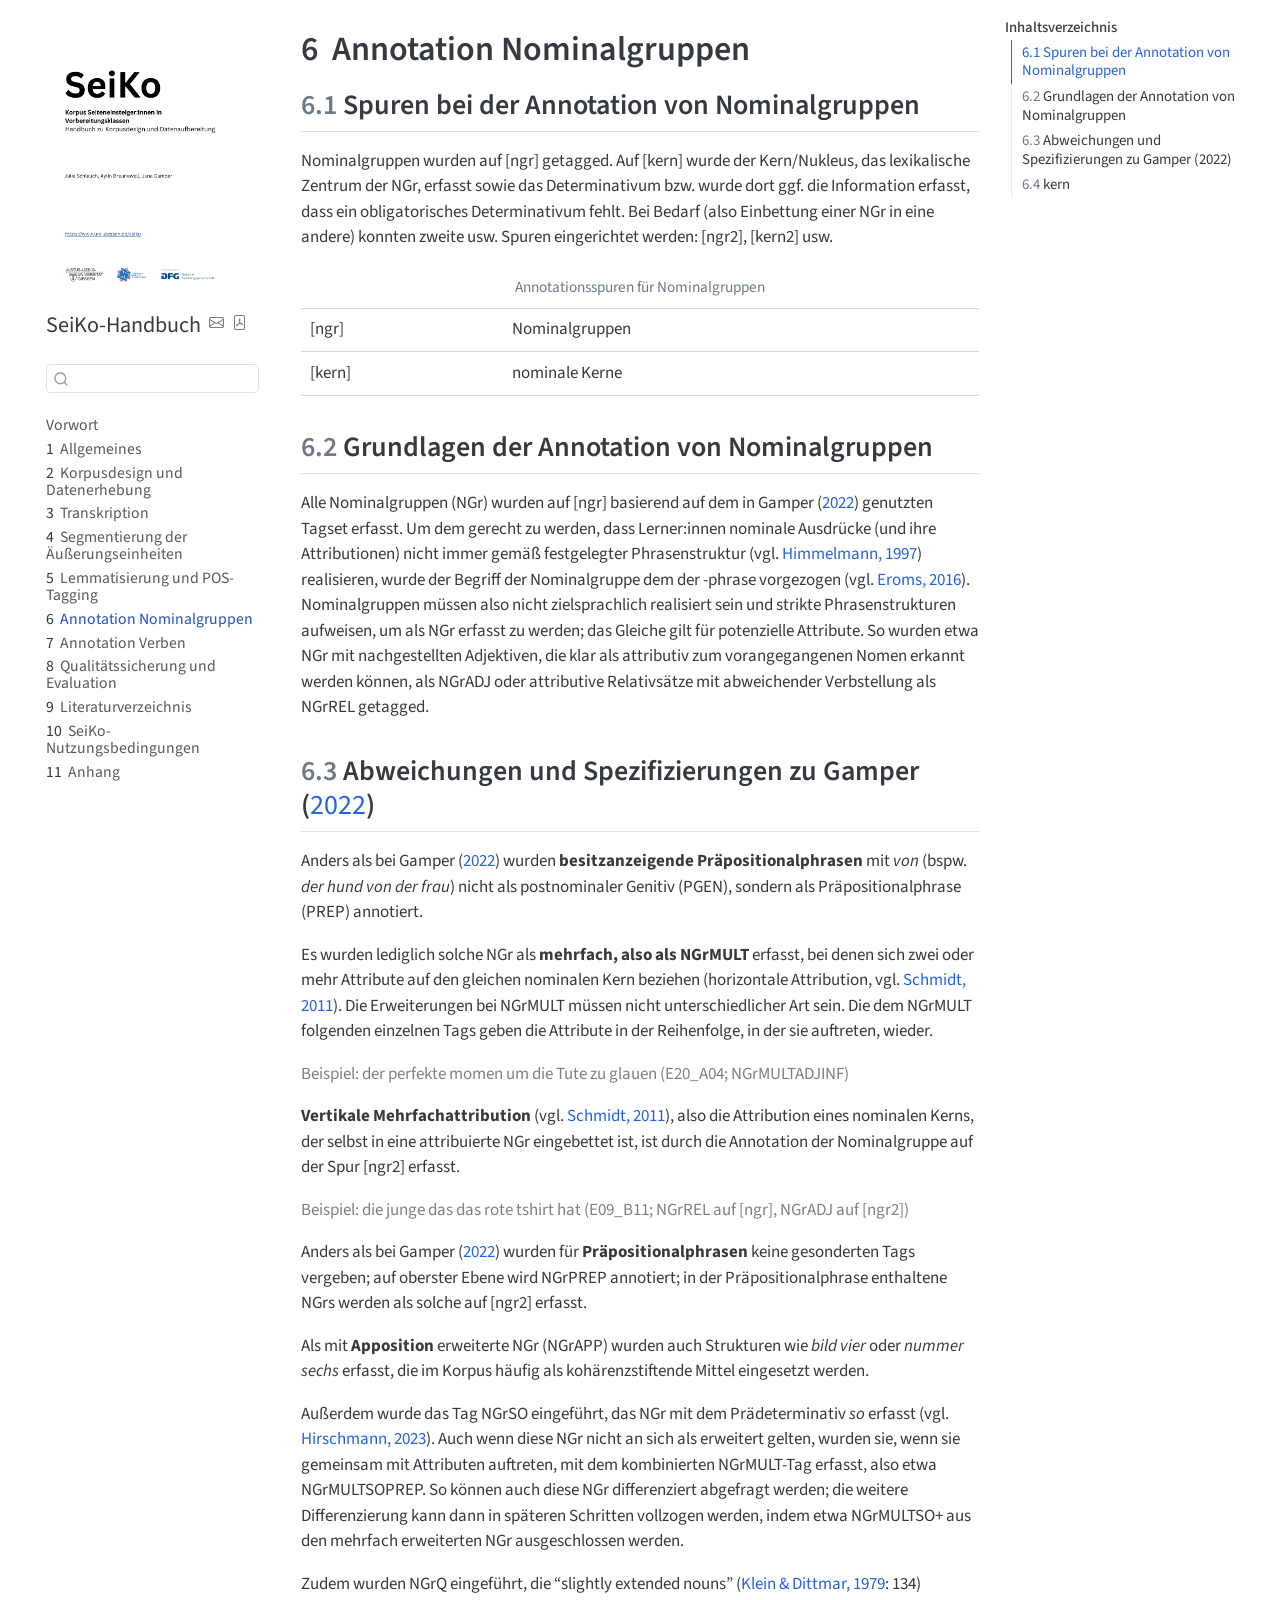
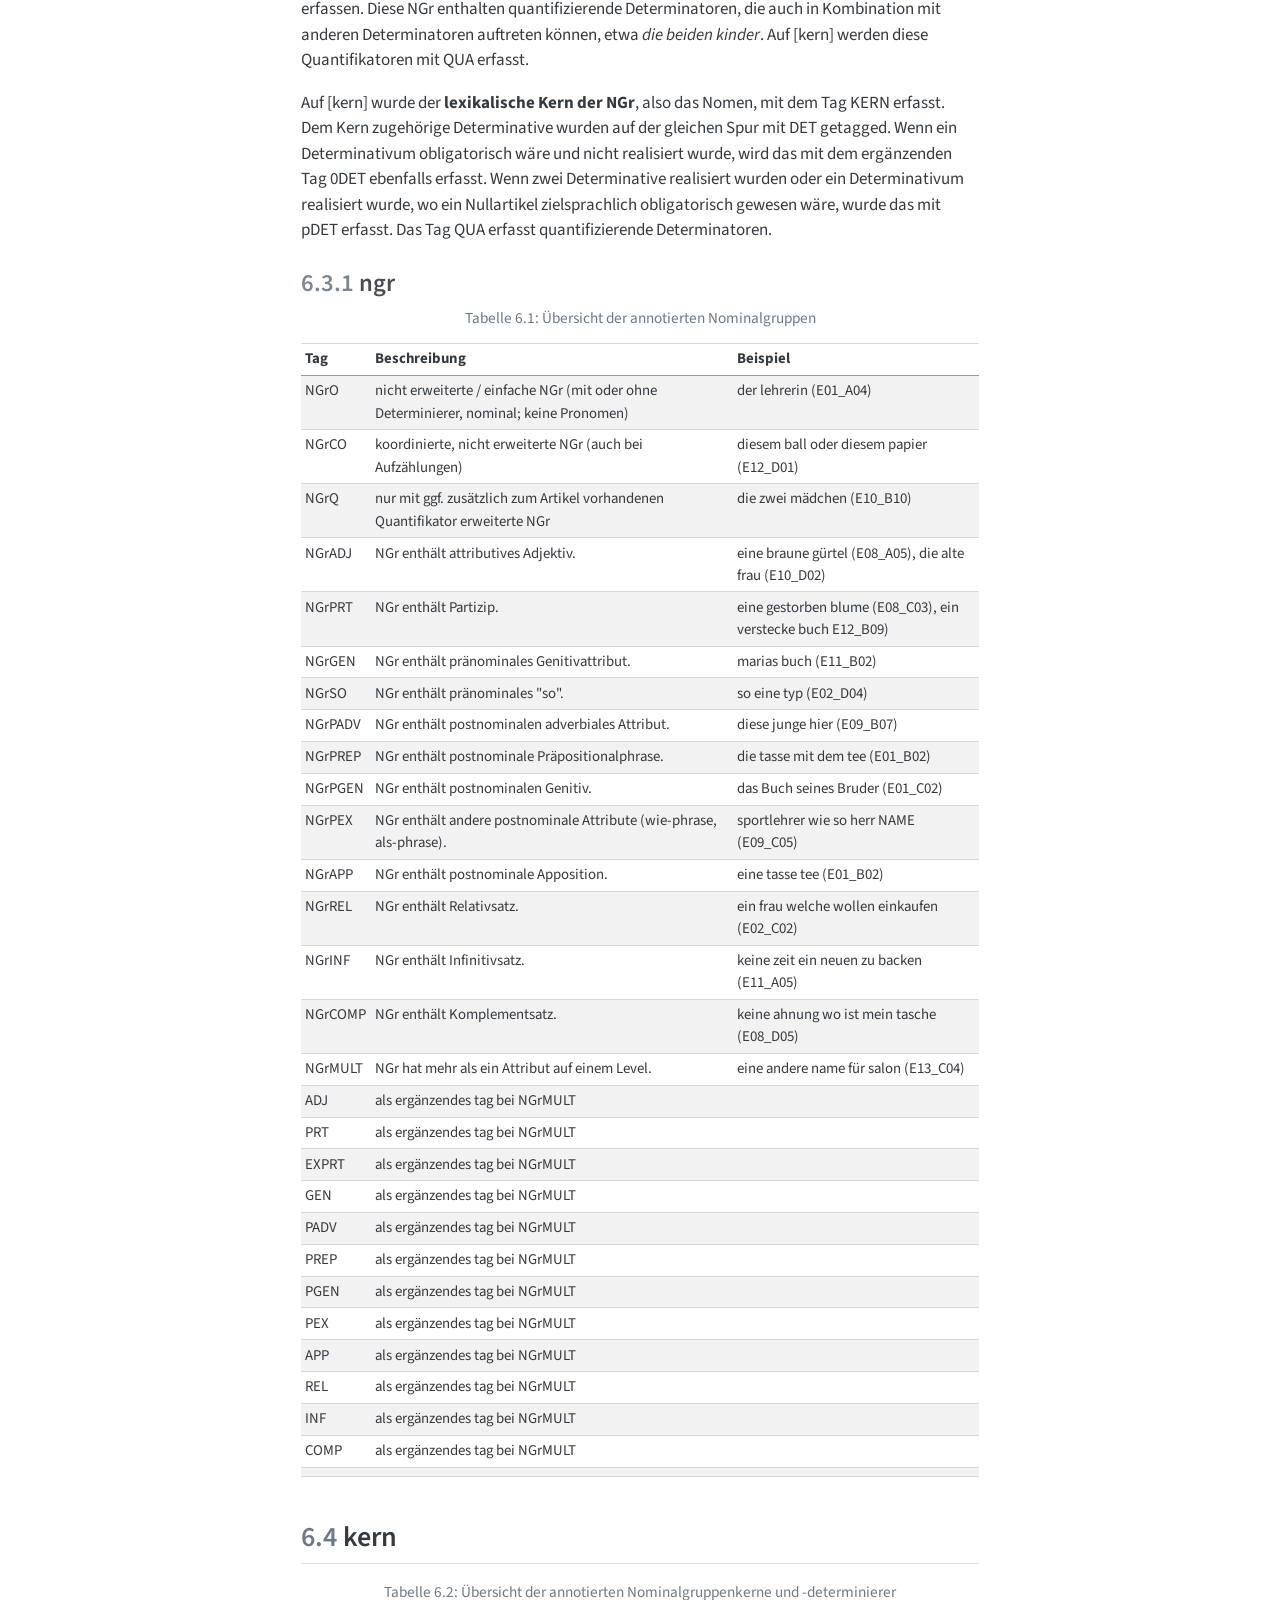
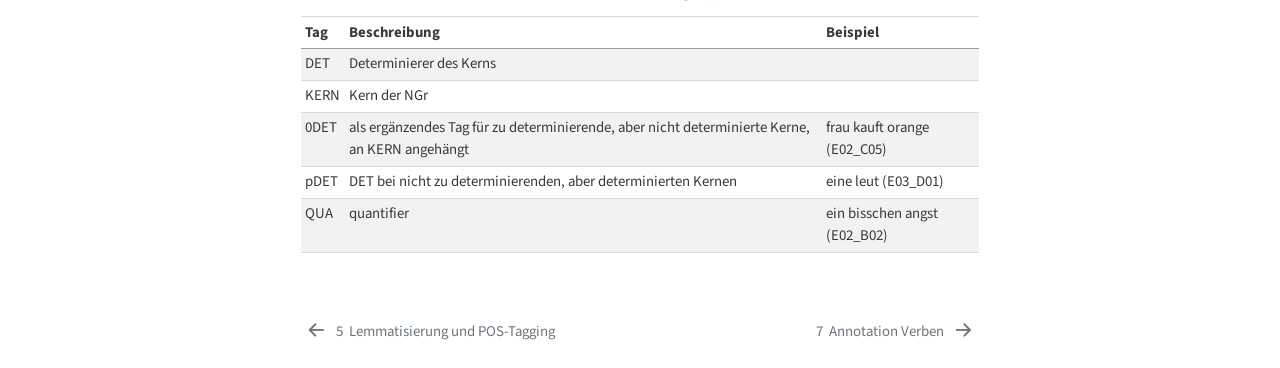
<file: ngr.html>
<!DOCTYPE html>
<html xmlns="http://www.w3.org/1999/xhtml" lang="de" xml:lang="de"><head>

<meta charset="utf-8">
<meta name="generator" content="quarto-1.10.18">

<meta name="viewport" content="width=device-width, initial-scale=1.0, user-scalable=yes">


<title>6&nbsp; Annotation Nominalgruppen – SeiKo (Korpus Seiteneinsteiger:innen in Vorbereitungsklassen): Handbuch zu Korpusdesign und Datenaufbereitung</title>
<style>
/* Default styles provided by pandoc.
** See https://pandoc.org/MANUAL.html#variables-for-html for config info.
*/
span.smallcaps{font-variant: small-caps;}
div.columns{display: flex; gap: 1.5em;}
div.column{flex: auto;}
@media screen {
div.columns{gap: min(4vw, 1.5em);}
div.column{overflow-x: auto;}
}
div.hanging-indent{margin-left: 1.5em; text-indent: -1.5em;}
ul.task-list{list-style: none;}
ul.task-list li input[type="checkbox"] {
  width: 0.8em;
  margin: 0 0.8em 0.2em -1em; /* quarto-specific, see https://github.com/quarto-dev/quarto-cli/issues/4556 */ 
  vertical-align: middle;
}
/* CSS for citations */
div.csl-bib-body { }
div.csl-entry {
  clear: both;
  margin-bottom: 0em;
}
.hanging-indent div.csl-entry {
  margin-left:2em;
  text-indent:-2em;
}
div.csl-left-margin {
  min-width:2em;
  float:left;
}
div.csl-right-inline {
  margin-left:2em;
  padding-left:1em;
}
div.csl-indent {
  margin-left: 2em;
}</style>


<script src="site_libs/quarto-nav/quarto-nav.js"></script>
<script src="site_libs/quarto-nav/headroom.min.js"></script>
<script src="site_libs/clipboard/clipboard.min.js"></script>
<script src="site_libs/quarto-search/autocomplete.umd.js"></script>
<script src="site_libs/quarto-search/fuse.min.js"></script>
<script src="site_libs/quarto-search/quarto-search.js"></script>
<meta name="quarto:offset" content="./">
<link href="./verb.html" rel="next">
<link href="./lemmapos.html" rel="prev">
<script src="site_libs/quarto-html/quarto.js" type="module"></script>
<script src="site_libs/quarto-html/tabsets/tabsets.js" type="module"></script>
<script src="site_libs/quarto-html/popper.min.js"></script>
<script src="site_libs/quarto-html/tippy.umd.min.js"></script>
<script src="site_libs/quarto-html/anchor.min.js"></script>
<link href="site_libs/quarto-html/tippy.css" rel="stylesheet">
<link href="site_libs/quarto-html/quarto-syntax-highlighting-64a204ab8560d761af7679ceaba22944.css" rel="stylesheet" id="quarto-text-highlighting-styles">
<script src="site_libs/bootstrap/bootstrap.min.js"></script>
<link href="site_libs/bootstrap/bootstrap-icons.css" rel="stylesheet">
<link href="site_libs/bootstrap/bootstrap-164cfe8d9d2495894d6b26734f072617.min.css" rel="stylesheet" append-hash="true" id="quarto-bootstrap" data-mode="light">
<script id="quarto-search-options" type="application/json">{
  "location": "sidebar",
  "copy-button": false,
  "collapse-after": 3,
  "panel-placement": "start",
  "type": "textbox",
  "limit": 50,
  "keyboard-shortcut": [
    "f",
    "/",
    "s"
  ],
  "show-item-context": false,
  "language": {
    "search-no-results-text": "Keine Treffer",
    "search-matching-documents-text": "Treffer",
    "search-copy-link-title": "Link in die Suche kopieren",
    "search-hide-matches-text": "Zusätzliche Treffer verbergen",
    "search-more-match-text": "weitere Treffer in diesem Dokument",
    "search-more-matches-text": "weitere Treffer in diesem Dokument",
    "search-clear-button-title": "Zurücksetzen",
    "search-text-placeholder": "",
    "search-detached-cancel-button-title": "Abbrechen",
    "search-submit-button-title": "Abschicken",
    "search-label": "Suchen"
  }
}</script>
<script src="site_libs/kePrint-0.0.1/kePrint.js"></script>
<link href="site_libs/lightable-0.0.1/lightable.css" rel="stylesheet">


<link rel="stylesheet" href="styles.css">
</head>

<body class="nav-sidebar floating quarto-light">

<div id="quarto-search-results"></div>
  <header id="quarto-header" class="headroom fixed-top">
  <nav class="quarto-secondary-nav">
    <div class="container-fluid d-flex">
      <button type="button" class="quarto-btn-toggle btn" data-bs-toggle="collapse" role="button" data-bs-target=".quarto-sidebar-collapse-item" aria-controls="quarto-sidebar" aria-expanded="false" aria-label="Seitenleiste umschalten" onclick="if (window.quartoToggleHeadroom) { window.quartoToggleHeadroom(); }">
        <i class="bi bi-layout-text-sidebar-reverse"></i>
      </button>
        <nav class="quarto-page-breadcrumbs" aria-label="breadcrumb"><ol class="breadcrumb"><li class="breadcrumb-item"><a href="./ngr.html"><span class="chapter-number">6</span>&nbsp; <span class="chapter-title">Annotation Nominalgruppen</span></a></li></ol></nav>
        <a class="flex-grow-1" role="navigation" data-bs-toggle="collapse" data-bs-target=".quarto-sidebar-collapse-item" aria-controls="quarto-sidebar" aria-expanded="false" aria-label="Seitenleiste umschalten" onclick="if (window.quartoToggleHeadroom) { window.quartoToggleHeadroom(); }">      
        </a>
      <button type="button" class="btn quarto-search-button" aria-label="Suchen" onclick="window.quartoOpenSearch();">
        <i class="bi bi-search"></i>
      </button>
    </div>
  </nav>
</header>
<!-- content -->
<div id="quarto-content" class="quarto-container page-columns page-rows-contents page-layout-article">
<!-- sidebar -->
  <nav id="quarto-sidebar" class="sidebar collapse collapse-horizontal quarto-sidebar-collapse-item sidebar-navigation floating overflow-auto">
    <div class="pt-lg-2 mt-2 text-left sidebar-header sidebar-header-stacked">
      <a href="./index.html" class="sidebar-logo-link">
      <img src="./cover/handbuch_deckblatt.png" alt="Deckblatt des SeiKo-Handbuchs" class="sidebar-logo light-content py-0 d-lg-inline d-none">
      <img src="./cover/handbuch_deckblatt.png" alt="Deckblatt des SeiKo-Handbuchs" class="sidebar-logo dark-content py-0 d-lg-inline d-none">
      </a>
    <div class="sidebar-title mb-0 py-0">
      <a href="./">SeiKo-Handbuch</a> 
        <div class="sidebar-tools-main">
    <a href="mailto:seiko@uni-giessen.de" title="Kontakt" class="quarto-navigation-tool px-1" aria-label="Kontakt"><i class="bi bi-envelope"></i></a>
    <a href="./seiko-handbuch.pdf" title="Download PDF" class="quarto-navigation-tool px-1" aria-label="Download PDF"><i class="bi bi-file-pdf"></i></a>
</div>
    </div>
      </div>
        <div class="mt-2 flex-shrink-0 align-items-center">
        <div class="sidebar-search">
        <div id="quarto-search" class="" title="Suchen"></div>
        </div>
        </div>
    <div class="sidebar-menu-container"> 
    <ul class="list-unstyled mt-1">
        <li class="sidebar-item">
  <div class="sidebar-item-container"> 
  <a href="./index.html" class="sidebar-item-text sidebar-link">
 <span class="menu-text">Vorwort</span></a>
  </div>
</li>
        <li class="sidebar-item">
  <div class="sidebar-item-container"> 
  <a href="./einleitung.html" class="sidebar-item-text sidebar-link">
 <span class="menu-text"><span class="chapter-number">1</span>&nbsp; <span class="chapter-title">Allgemeines</span></span></a>
  </div>
</li>
        <li class="sidebar-item">
  <div class="sidebar-item-container"> 
  <a href="./datenerhebung.html" class="sidebar-item-text sidebar-link">
 <span class="menu-text"><span class="chapter-number">2</span>&nbsp; <span class="chapter-title">Korpusdesign und Datenerhebung</span></span></a>
  </div>
</li>
        <li class="sidebar-item">
  <div class="sidebar-item-container"> 
  <a href="./transkription.html" class="sidebar-item-text sidebar-link">
 <span class="menu-text"><span class="chapter-number">3</span>&nbsp; <span class="chapter-title">Transkription</span></span></a>
  </div>
</li>
        <li class="sidebar-item">
  <div class="sidebar-item-container"> 
  <a href="./segmentierung.html" class="sidebar-item-text sidebar-link">
 <span class="menu-text"><span class="chapter-number">4</span>&nbsp; <span class="chapter-title">Segmentierung der Äußerungseinheiten</span></span></a>
  </div>
</li>
        <li class="sidebar-item">
  <div class="sidebar-item-container"> 
  <a href="./lemmapos.html" class="sidebar-item-text sidebar-link">
 <span class="menu-text"><span class="chapter-number">5</span>&nbsp; <span class="chapter-title">Lemmatisierung und POS-Tagging</span></span></a>
  </div>
</li>
        <li class="sidebar-item">
  <div class="sidebar-item-container"> 
  <a href="./ngr.html" class="sidebar-item-text sidebar-link active">
 <span class="menu-text"><span class="chapter-number">6</span>&nbsp; <span class="chapter-title">Annotation Nominalgruppen</span></span></a>
  </div>
</li>
        <li class="sidebar-item">
  <div class="sidebar-item-container"> 
  <a href="./verb.html" class="sidebar-item-text sidebar-link">
 <span class="menu-text"><span class="chapter-number">7</span>&nbsp; <span class="chapter-title">Annotation Verben</span></span></a>
  </div>
</li>
        <li class="sidebar-item">
  <div class="sidebar-item-container"> 
  <a href="./evaluation.html" class="sidebar-item-text sidebar-link">
 <span class="menu-text"><span class="chapter-number">8</span>&nbsp; <span class="chapter-title">Qualitätssicherung und Evaluation</span></span></a>
  </div>
</li>
        <li class="sidebar-item">
  <div class="sidebar-item-container"> 
  <a href="./references.html" class="sidebar-item-text sidebar-link">
 <span class="menu-text"><span class="chapter-number">9</span>&nbsp; <span class="chapter-title">Literaturverzeichnis</span></span></a>
  </div>
</li>
        <li class="sidebar-item">
  <div class="sidebar-item-container"> 
  <a href="./nutzungsbedingungen.html" class="sidebar-item-text sidebar-link">
 <span class="menu-text"><span class="chapter-number">10</span>&nbsp; <span class="chapter-title">SeiKo-Nutzungsbedingungen</span></span></a>
  </div>
</li>
        <li class="sidebar-item">
  <div class="sidebar-item-container"> 
  <a href="./Anhang/anhang.html" class="sidebar-item-text sidebar-link">
 <span class="menu-text"><span class="chapter-number">11</span>&nbsp; <span class="chapter-title">Anhang</span></span></a>
  </div>
</li>
    </ul>
    </div>
</nav>
<div id="quarto-sidebar-glass" class="quarto-sidebar-collapse-item" data-bs-toggle="collapse" data-bs-target=".quarto-sidebar-collapse-item"></div>
<!-- margin-sidebar -->
    <div id="quarto-margin-sidebar" class="sidebar margin-sidebar">
        <nav id="TOC" role="doc-toc" class="toc-active">
    <h2 id="toc-title">Inhaltsverzeichnis</h2>
   
  <ul>
  <li><a href="#sec-spuren-ngr" id="toc-sec-spuren-ngr" class="nav-link active" data-scroll-target="#sec-spuren-ngr"><span class="header-section-number">6.1</span> Spuren bei der Annotation von Nominalgruppen</a></li>
  <li><a href="#grundlagen-der-annotation-von-nominalgruppen" id="toc-grundlagen-der-annotation-von-nominalgruppen" class="nav-link" data-scroll-target="#grundlagen-der-annotation-von-nominalgruppen"><span class="header-section-number">6.2</span> Grundlagen der Annotation von Nominalgruppen</a></li>
  <li><a href="#abweichungen-und-spezifizierungen-zu-gamper2022ausbaunominalerstrukturen" id="toc-abweichungen-und-spezifizierungen-zu-gamper2022ausbaunominalerstrukturen" class="nav-link" data-scroll-target="#abweichungen-und-spezifizierungen-zu-gamper2022ausbaunominalerstrukturen"><span class="header-section-number">6.3</span> Abweichungen und Spezifizierungen zu <span class="citation" data-cites="Gamper2022AusbaunominalerStrukturen">Gamper (2022)</span></a>
  <ul class="collapse">
  <li><a href="#ngr" id="toc-ngr" class="nav-link" data-scroll-target="#ngr"><span class="header-section-number">6.3.1</span> ngr</a></li>
  </ul></li>
  <li><a href="#kern" id="toc-kern" class="nav-link" data-scroll-target="#kern"><span class="header-section-number">6.4</span> kern</a></li>
  </ul>
</nav>
    </div>
<!-- main -->
<main class="content" id="quarto-document-content">

<header id="title-block-header" class="quarto-title-block default">
<div class="quarto-title">
<h1 class="title"><span id="sec-annonom" class="quarto-section-identifier"><span class="chapter-number">6</span>&nbsp; <span class="chapter-title">Annotation Nominalgruppen</span></span></h1>
</div>



<div class="quarto-title-meta">

    
  
    
  </div>
  


</header>


<section id="sec-spuren-ngr" class="level2" data-number="6.1">
<h2 data-number="6.1" class="anchored" data-anchor-id="sec-spuren-ngr"><span class="header-section-number">6.1</span> Spuren bei der Annotation von Nominalgruppen</h2>
<p>Nominalgruppen wurden auf [ngr] getagged. Auf [kern] wurde der Kern/Nukleus, das lexikalische Zentrum der NGr, erfasst sowie das Determinativum bzw. wurde dort ggf. die Information erfasst, dass ein obligatorisches Determinativum fehlt. Bei Bedarf (also Einbettung einer NGr in eine andere) konnten zweite usw. Spuren eingerichtet werden: [ngr2], [kern2] usw.</p>
<table class="caption-top table">
<caption>Annotationsspuren für Nominalgruppen</caption>
<tbody>
<tr class="odd">
<td>[ngr]</td>
<td>Nominalgruppen</td>
</tr>
<tr class="even">
<td>[kern]</td>
<td>nominale Kerne</td>
</tr>
</tbody>
</table>
</section>
<section id="grundlagen-der-annotation-von-nominalgruppen" class="level2" data-number="6.2">
<h2 data-number="6.2" class="anchored" data-anchor-id="grundlagen-der-annotation-von-nominalgruppen"><span class="header-section-number">6.2</span> Grundlagen der Annotation von Nominalgruppen</h2>
<p>Alle Nominalgruppen (NGr) wurden auf [ngr] basierend auf dem in <span class="citation" data-cites="Gamper2022AusbaunominalerStrukturen">Gamper (<a href="references.html#ref-Gamper2022AusbaunominalerStrukturen" role="doc-biblioref">2022</a>)</span> genutzten Tagset erfasst. Um dem gerecht zu werden, dass Lerner:innen nominale Ausdrücke (und ihre Attributionen) nicht immer gemäß festgelegter Phrasenstruktur <span class="citation" data-cites="Himmelmann1997DeiktikonArtikelNominalphrase">(vgl. <a href="references.html#ref-Himmelmann1997DeiktikonArtikelNominalphrase" role="doc-biblioref">Himmelmann, 1997</a>)</span> realisieren, wurde der Begriff der Nominalgruppe dem der -phrase vorgezogen <span class="citation" data-cites="Eroms2016ZurGeschichteund">(vgl. <a href="references.html#ref-Eroms2016ZurGeschichteund" role="doc-biblioref">Eroms, 2016</a>)</span>. Nominalgruppen müssen also nicht zielsprachlich realisiert sein und strikte Phrasenstrukturen aufweisen, um als NGr erfasst zu werden; das Gleiche gilt für potenzielle Attribute. So wurden etwa NGr mit nachgestellten Adjektiven, die klar als attributiv zum vorangegangenen Nomen erkannt werden können, als NGrADJ oder attributive Relativsätze mit abweichender Verbstellung als NGrREL getagged.</p>
</section>
<section id="abweichungen-und-spezifizierungen-zu-gamper2022ausbaunominalerstrukturen" class="level2" data-number="6.3">
<h2 data-number="6.3" class="anchored" data-anchor-id="abweichungen-und-spezifizierungen-zu-gamper2022ausbaunominalerstrukturen"><span class="header-section-number">6.3</span> Abweichungen und Spezifizierungen zu <span class="citation" data-cites="Gamper2022AusbaunominalerStrukturen">Gamper (<a href="references.html#ref-Gamper2022AusbaunominalerStrukturen" role="doc-biblioref">2022</a>)</span></h2>
<p>Anders als bei <span class="citation" data-cites="Gamper2022AusbaunominalerStrukturen">Gamper (<a href="references.html#ref-Gamper2022AusbaunominalerStrukturen" role="doc-biblioref">2022</a>)</span> wurden <strong>besitzanzeigende Präpositionalphrasen</strong> mit <em>von</em> (bspw. <em>der hund von der frau</em>) nicht als postnominaler Genitiv (PGEN), sondern als Präpositionalphrase (PREP) annotiert.</p>
<p>Es wurden lediglich solche NGr als <strong>mehrfach, also als NGrMULT</strong> erfasst, bei denen sich zwei oder mehr Attribute auf den gleichen nominalen Kern beziehen <span class="citation" data-cites="Schmidt2011deutscheSubstantivgruppeund">(horizontale Attribution, vgl. <a href="references.html#ref-Schmidt2011deutscheSubstantivgruppeund" role="doc-biblioref">Schmidt, 2011</a>)</span>. Die Erweiterungen bei NGrMULT müssen nicht unterschiedlicher Art sein. Die dem NGrMULT folgenden einzelnen Tags geben die Attribute in der Reihenfolge, in der sie auftreten, wieder.</p>
<p><span class="beispiel">Beispiel: der perfekte momen um die Tute zu glauen (E20_A04; NGrMULTADJINF)</span></p>
<p><strong>Vertikale Mehrfachattribution</strong> <span class="citation" data-cites="Schmidt2011deutscheSubstantivgruppeund">(vgl. <a href="references.html#ref-Schmidt2011deutscheSubstantivgruppeund" role="doc-biblioref">Schmidt, 2011</a>)</span>, also die Attribution eines nominalen Kerns, der selbst in eine attribuierte NGr eingebettet ist, ist durch die Annotation der Nominalgruppe auf der Spur [ngr2] erfasst.</p>
<p><span class="beispiel">Beispiel: die junge das das rote tshirt hat (E09_B11; NGrREL auf [ngr], NGrADJ auf [ngr2])</span></p>
<p>Anders als bei <span class="citation" data-cites="Gamper2022AusbaunominalerStrukturen">Gamper (<a href="references.html#ref-Gamper2022AusbaunominalerStrukturen" role="doc-biblioref">2022</a>)</span> wurden für <strong>Präpositionalphrasen</strong> keine gesonderten Tags vergeben; auf oberster Ebene wird NGrPREP annotiert; in der Präpositionalphrase enthaltene NGrs werden als solche auf [ngr2] erfasst.</p>
<p>Als mit <strong>Apposition</strong> erweiterte NGr (NGrAPP) wurden auch Strukturen wie <em>bild vier</em> oder <em>nummer sechs</em> erfasst, die im Korpus häufig als kohärenzstiftende Mittel eingesetzt werden.</p>
<p>Außerdem wurde das Tag NGrSO eingeführt, das NGr mit dem Prädeterminativ <em>so</em> erfasst <span class="citation" data-cites="Hirschmann2023pranominaleundseine">(vgl. <a href="references.html#ref-Hirschmann2023pranominaleundseine" role="doc-biblioref">Hirschmann, 2023</a>)</span>. Auch wenn diese NGr nicht an sich als erweitert gelten, wurden sie, wenn sie gemeinsam mit Attributen auftreten, mit dem kombinierten NGrMULT-Tag erfasst, also etwa NGrMULTSOPREP. So können auch diese NGr differenziert abgefragt werden; die weitere Differenzierung kann dann in späteren Schritten vollzogen werden, indem etwa NGrMULTSO+ aus den mehrfach erweiterten NGr ausgeschlossen werden.</p>
<p>Zudem wurden NGrQ eingeführt, die “slightly extended nouns” <span class="citation" data-cites="Klein.Dittmar1979DevelopingGrammars">(<a href="references.html#ref-Klein.Dittmar1979DevelopingGrammars" role="doc-biblioref">Klein &amp; Dittmar, 1979</a>: 134)</span> erfassen. Diese NGr enthalten quantifizierende Determinatoren, die auch in Kombination mit anderen Determinatoren auftreten können, etwa <em>die beiden kinder</em>. Auf [kern] werden diese Quantifikatoren mit QUA erfasst.</p>
<p>Auf [kern] wurde der <strong>lexikalische Kern der NGr</strong>, also das Nomen, mit dem Tag KERN erfasst. Dem Kern zugehörige Determinative wurden auf der gleichen Spur mit DET getagged. Wenn ein Determinativum obligatorisch wäre und nicht realisiert wurde, wird das mit dem ergänzenden Tag 0DET ebenfalls erfasst. Wenn zwei Determinative realisiert wurden oder ein Determinativum realisiert wurde, wo ein Nullartikel zielsprachlich obligatorisch gewesen wäre, wurde das mit pDET erfasst. Das Tag QUA erfasst quantifizierende Determinatoren.</p>
<section id="ngr" class="level3" data-number="6.3.1">
<h3 data-number="6.3.1" class="anchored" data-anchor-id="ngr"><span class="header-section-number">6.3.1</span> ngr</h3>
<div class="cell">
<div id="tbl-nom" class="cell quarto-float quarto-figure quarto-figure-center anchored">
<figure class="quarto-float quarto-float-tbl figure">
<figcaption class="quarto-float-caption-top quarto-float-caption quarto-float-tbl" id="tbl-nom-caption-0ceaefa1-69ba-4598-a22c-09a6ac19f8ca">
Tabelle&nbsp;6.1: Übersicht der annotierten Nominalgruppen
</figcaption>
<div aria-describedby="tbl-nom-caption-0ceaefa1-69ba-4598-a22c-09a6ac19f8ca">
<div class="cell-output-display">
<div class="table-responsive">
<table class="table table-hover table-condensed cell caption-top table-sm table-striped small">
<thead>
<tr class="header">
<th style="text-align: left;" data-quarto-table-cell-role="th">Tag</th>
<th style="text-align: left;" data-quarto-table-cell-role="th">Beschreibung</th>
<th style="text-align: left;" data-quarto-table-cell-role="th">Beispiel</th>
</tr>
</thead>
<tbody>
<tr class="odd">
<td style="text-align: left;">NGrO</td>
<td style="text-align: left;">nicht erweiterte / einfache NGr (mit oder ohne Determinierer, nominal; keine Pronomen)</td>
<td style="text-align: left;">der lehrerin (E01_A04)</td>
</tr>
<tr class="even">
<td style="text-align: left;">NGrCO</td>
<td style="text-align: left;">koordinierte, nicht erweiterte NGr (auch bei Aufzählungen)</td>
<td style="text-align: left;">diesem ball oder diesem papier (E12_D01)</td>
</tr>
<tr class="odd">
<td style="text-align: left;">NGrQ</td>
<td style="text-align: left;">nur mit ggf. zusätzlich zum Artikel vorhandenen Quantifikator erweiterte NGr</td>
<td style="text-align: left;">die zwei mädchen (E10_B10)</td>
</tr>
<tr class="even">
<td style="text-align: left;">NGrADJ</td>
<td style="text-align: left;">NGr enthält attributives Adjektiv.</td>
<td style="text-align: left;">eine braune gürtel (E08_A05), die alte frau (E10_D02)</td>
</tr>
<tr class="odd">
<td style="text-align: left;">NGrPRT</td>
<td style="text-align: left;">NGr enthält Partizip.</td>
<td style="text-align: left;">eine gestorben blume (E08_C03), ein verstecke buch E12_B09)</td>
</tr>
<tr class="even">
<td style="text-align: left;">NGrGEN</td>
<td style="text-align: left;">NGr enthält pränominales Genitivattribut.</td>
<td style="text-align: left;">marias buch (E11_B02)</td>
</tr>
<tr class="odd">
<td style="text-align: left;">NGrSO</td>
<td style="text-align: left;">NGr enthält pränominales "so".</td>
<td style="text-align: left;">so eine typ (E02_D04)</td>
</tr>
<tr class="even">
<td style="text-align: left;">NGrPADV</td>
<td style="text-align: left;">NGr enthält postnominalen adverbiales Attribut.</td>
<td style="text-align: left;">diese junge hier (E09_B07)</td>
</tr>
<tr class="odd">
<td style="text-align: left;">NGrPREP</td>
<td style="text-align: left;">NGr enthält postnominale Präpositionalphrase.</td>
<td style="text-align: left;">die tasse mit dem tee (E01_B02)</td>
</tr>
<tr class="even">
<td style="text-align: left;">NGrPGEN</td>
<td style="text-align: left;">NGr enthält postnominalen Genitiv.</td>
<td style="text-align: left;">das Buch seines Bruder (E01_C02)</td>
</tr>
<tr class="odd">
<td style="text-align: left;">NGrPEX</td>
<td style="text-align: left;">NGr enthält andere postnominale Attribute (wie-phrase, als-phrase).</td>
<td style="text-align: left;">sportlehrer wie so herr NAME (E09_C05)</td>
</tr>
<tr class="even">
<td style="text-align: left;">NGrAPP</td>
<td style="text-align: left;">NGr enthält postnominale Apposition.</td>
<td style="text-align: left;">eine tasse tee (E01_B02)</td>
</tr>
<tr class="odd">
<td style="text-align: left;">NGrREL</td>
<td style="text-align: left;">NGr enthält Relativsatz.</td>
<td style="text-align: left;">ein frau welche wollen einkaufen (E02_C02)</td>
</tr>
<tr class="even">
<td style="text-align: left;">NGrINF</td>
<td style="text-align: left;">NGr enthält Infinitivsatz.</td>
<td style="text-align: left;">keine zeit ein neuen zu backen (E11_A05)</td>
</tr>
<tr class="odd">
<td style="text-align: left;">NGrCOMP</td>
<td style="text-align: left;">NGr enthält Komplementsatz.</td>
<td style="text-align: left;">keine ahnung wo ist mein tasche (E08_D05)</td>
</tr>
<tr class="even">
<td style="text-align: left;">NGrMULT</td>
<td style="text-align: left;">NGr hat mehr als ein Attribut auf einem Level.</td>
<td style="text-align: left;">eine andere name für salon (E13_C04)</td>
</tr>
<tr class="odd">
<td style="text-align: left;">ADJ</td>
<td style="text-align: left;">als ergänzendes tag bei NGrMULT</td>
<td style="text-align: left;"></td>
</tr>
<tr class="even">
<td style="text-align: left;">PRT</td>
<td style="text-align: left;">als ergänzendes tag bei NGrMULT</td>
<td style="text-align: left;"></td>
</tr>
<tr class="odd">
<td style="text-align: left;">EXPRT</td>
<td style="text-align: left;">als ergänzendes tag bei NGrMULT</td>
<td style="text-align: left;"></td>
</tr>
<tr class="even">
<td style="text-align: left;">GEN</td>
<td style="text-align: left;">als ergänzendes tag bei NGrMULT</td>
<td style="text-align: left;"></td>
</tr>
<tr class="odd">
<td style="text-align: left;">PADV</td>
<td style="text-align: left;">als ergänzendes tag bei NGrMULT</td>
<td style="text-align: left;"></td>
</tr>
<tr class="even">
<td style="text-align: left;">PREP</td>
<td style="text-align: left;">als ergänzendes tag bei NGrMULT</td>
<td style="text-align: left;"></td>
</tr>
<tr class="odd">
<td style="text-align: left;">PGEN</td>
<td style="text-align: left;">als ergänzendes tag bei NGrMULT</td>
<td style="text-align: left;"></td>
</tr>
<tr class="even">
<td style="text-align: left;">PEX</td>
<td style="text-align: left;">als ergänzendes tag bei NGrMULT</td>
<td style="text-align: left;"></td>
</tr>
<tr class="odd">
<td style="text-align: left;">APP</td>
<td style="text-align: left;">als ergänzendes tag bei NGrMULT</td>
<td style="text-align: left;"></td>
</tr>
<tr class="even">
<td style="text-align: left;">REL</td>
<td style="text-align: left;">als ergänzendes tag bei NGrMULT</td>
<td style="text-align: left;"></td>
</tr>
<tr class="odd">
<td style="text-align: left;">INF</td>
<td style="text-align: left;">als ergänzendes tag bei NGrMULT</td>
<td style="text-align: left;"></td>
</tr>
<tr class="even">
<td style="text-align: left;">COMP</td>
<td style="text-align: left;">als ergänzendes tag bei NGrMULT</td>
<td style="text-align: left;"></td>
</tr>
<tr class="odd">
<td style="text-align: left;"></td>
<td style="text-align: left;"></td>
<td style="text-align: left;"></td>
</tr>
</tbody>
</table>
</div>
</div>
</div>
</figure>
</div>
</div>
</section>
</section>
<section id="kern" class="level2" data-number="6.4">
<h2 data-number="6.4" class="anchored" data-anchor-id="kern"><span class="header-section-number">6.4</span> kern</h2>
<div class="cell">
<div id="tbl-kern" class="cell quarto-float quarto-figure quarto-figure-center anchored">
<figure class="quarto-float quarto-float-tbl figure">
<figcaption class="quarto-float-caption-top quarto-float-caption quarto-float-tbl" id="tbl-kern-caption-0ceaefa1-69ba-4598-a22c-09a6ac19f8ca">
Tabelle&nbsp;6.2: Übersicht der annotierten Nominalgruppenkerne und -determinierer
</figcaption>
<div aria-describedby="tbl-kern-caption-0ceaefa1-69ba-4598-a22c-09a6ac19f8ca">
<div class="cell-output-display">
<div class="table-responsive">
<table class="table table-hover table-condensed cell caption-top table-sm table-striped small">
<thead>
<tr class="header">
<th style="text-align: left;" data-quarto-table-cell-role="th">Tag</th>
<th style="text-align: left;" data-quarto-table-cell-role="th">Beschreibung</th>
<th style="text-align: left;" data-quarto-table-cell-role="th">Beispiel</th>
</tr>
</thead>
<tbody>
<tr class="odd">
<td style="text-align: left;">DET</td>
<td style="text-align: left;">Determinierer des Kerns</td>
<td style="text-align: left;"></td>
</tr>
<tr class="even">
<td style="text-align: left;">KERN</td>
<td style="text-align: left;">Kern der NGr</td>
<td style="text-align: left;"></td>
</tr>
<tr class="odd">
<td style="text-align: left;">0DET</td>
<td style="text-align: left;">als ergänzendes Tag für zu determinierende, aber nicht determinierte Kerne, an KERN angehängt</td>
<td style="text-align: left;">frau kauft orange (E02_C05)</td>
</tr>
<tr class="even">
<td style="text-align: left;">pDET</td>
<td style="text-align: left;">DET bei nicht zu determinierenden, aber determinierten Kernen</td>
<td style="text-align: left;">eine leut (E03_D01)</td>
</tr>
<tr class="odd">
<td style="text-align: left;">QUA</td>
<td style="text-align: left;">quantifier</td>
<td style="text-align: left;">ein bisschen angst (E02_B02)</td>
</tr>
</tbody>
</table>
</div>
</div>
</div>
</figure>
</div>
</div>


<div id="refs" class="references csl-bib-body hanging-indent" data-entry-spacing="0" data-line-spacing="2" role="list" style="display: none">
<div id="ref-Eroms2016ZurGeschichteund" class="csl-entry" role="listitem">
Eroms, Hans-Werner. (2016). Zur <span>Geschichte</span> und <span>Typologie</span> komplexer <span>Nominalphrasen</span> im <span>Deutschen</span>. In Mathilde Hennig (Hrsg.), <em>Komplexe <span>Attribution</span>: <span>Ein Nominalstilphänomen</span> aus sprachhistorischer, grammatischer, typologischer und funktionalstilistischer <span>Perspektive</span></em> (S. 21–55). De Gruyter. <a href="https://doi.org/10.1515/9783110421170">https://doi.org/10.1515/9783110421170</a>
</div>
<div id="ref-Gamper2022AusbaunominalerStrukturen" class="csl-entry" role="listitem">
Gamper, Jana. (2022). Ausbau nominaler <span>Strukturen</span> in der <span>Sekundarstufe I</span>. <span>Eine</span> textkorpusanalytische <span>Studie</span>. <em>Korpora Deutsch als Fremdsprache</em>, <em>2</em>(2), 13–42. <a href="https://doi.org/10.48694/kordaf.3551">https://doi.org/10.48694/kordaf.3551</a>
</div>
<div id="ref-Himmelmann1997DeiktikonArtikelNominalphrase" class="csl-entry" role="listitem">
Himmelmann, Nikolaus P. (1997). <em>Deiktikon, <span>Artikel</span>, <span>Nominalphrase</span>: <span>Zur Emergenz</span> syntaktischer <span>Struktur</span></em>. De Gruyter. <a href="https://doi.org/10.1515/9783110929621">https://doi.org/10.1515/9783110929621</a>
</div>
<div id="ref-Hirschmann2023pranominaleundseine" class="csl-entry" role="listitem">
Hirschmann, Hagen. (2023). Das pränominale so und seine lexikalischen <span>Varianten</span> im <span>Deutschen</span> – eine syntaktische, konstruktions- und variationslinguistische <span>Beschreibung</span>. In Marc Felfe, Dagobert Höllein, &amp; Klaus Welke (Hrsg.), <em>Regelbasierte <span>Konstruktionsgrammatik</span></em> (S. 183–230). De Gruyter. <a href="https://doi.org/10.1515/9783111334042-006">https://doi.org/10.1515/9783111334042-006</a>
</div>
<div id="ref-Klein.Dittmar1979DevelopingGrammars" class="csl-entry" role="listitem">
Klein, Wolfgang, &amp; Dittmar, Norbert. (1979). <em>Developing <span>Grammars</span></em> (Willem J. M. Levelt, Hrsg.; Bd. 1). Springer. <a href="https://doi.org/10.1007/978-3-642-67385-6">https://doi.org/10.1007/978-3-642-67385-6</a>
</div>
<div id="ref-Schmidt2011deutscheSubstantivgruppeund" class="csl-entry" role="listitem">
Schmidt, Jürgen Erich. (2011). <em><span>Die deutsche Substantivgruppe und die Attribuierungskomplikation</span></em>. Niemeyer. <a href="https://doi.org/10.1515/9783110958515">https://doi.org/10.1515/9783110958515</a>
</div>
</div>
</section>

</main> <!-- /main -->
<script id="quarto-html-after-body" type="application/javascript">
  window.document.addEventListener("DOMContentLoaded", function (event) {
    const icon = "";
    const anchorJS = new window.AnchorJS();
    anchorJS.options = {
      placement: 'right',
      icon: icon
    };
    anchorJS.add('.anchored');
    const isCodeAnnotation = (el) => {
      for (const clz of el.classList) {
        if (clz.startsWith('code-annotation-')) {                     
          return true;
        }
      }
      return false;
    }
    const onCopySuccess = function(e) {
      // button target
      const button = e.trigger;
      // don't keep focus
      button.blur();
      // flash "checked"
      button.classList.add('code-copy-button-checked');
      var currentTitle = button.getAttribute("title");
      button.setAttribute("title", "Kopiert");
      let tooltip;
      if (window.bootstrap) {
        button.setAttribute("data-bs-toggle", "tooltip");
        button.setAttribute("data-bs-placement", "left");
        button.setAttribute("data-bs-title", "Kopiert");
        tooltip = new bootstrap.Tooltip(button, 
          { trigger: "manual", 
            customClass: "code-copy-button-tooltip",
            offset: [0, -8]});
        tooltip.show();    
      }
      setTimeout(function() {
        if (tooltip) {
          tooltip.hide();
          button.removeAttribute("data-bs-title");
          button.removeAttribute("data-bs-toggle");
          button.removeAttribute("data-bs-placement");
        }
        button.setAttribute("title", currentTitle);
        button.classList.remove('code-copy-button-checked');
      }, 1000);
      // clear code selection
      e.clearSelection();
    }
    const getTextToCopy = function(trigger) {
      const outerScaffold = trigger.parentElement.cloneNode(true);
      const codeEl = outerScaffold.querySelector('code');
      for (const childEl of codeEl.children) {
        if (isCodeAnnotation(childEl)) {
          childEl.remove();
        }
      }
      return codeEl.innerText;
    }
    const clipboard = new window.ClipboardJS('.code-copy-button:not([data-in-quarto-modal])', {
      text: getTextToCopy
    });
    clipboard.on('success', onCopySuccess);
    if (window.document.getElementById('quarto-embedded-source-code-modal')) {
      const clipboardModal = new window.ClipboardJS('.code-copy-button[data-in-quarto-modal]', {
        text: getTextToCopy,
        container: window.document.getElementById('quarto-embedded-source-code-modal')
      });
      clipboardModal.on('success', onCopySuccess);
    }
      var localhostRegex = new RegExp(/^(?:http|https):\/\/localhost\:?[0-9]*\//);
      var mailtoRegex = new RegExp(/^mailto:/);
        var filterRegex = new RegExp('/' + window.location.host + '/');
      var isInternal = (href) => {
          return filterRegex.test(href) || localhostRegex.test(href) || mailtoRegex.test(href);
      }
      // Inspect non-navigation links and adorn them if external
     var links = window.document.querySelectorAll('a[href]:not(.nav-link):not(.navbar-brand):not(.toc-action):not(.sidebar-link):not(.sidebar-item-toggle):not(.pagination-link):not(.no-external):not([aria-hidden]):not(.dropdown-item):not(.quarto-navigation-tool):not(.about-link)');
      for (var i=0; i<links.length; i++) {
        const link = links[i];
        if (!isInternal(link.href)) {
          // undo the damage that might have been done by quarto-nav.js in the case of
          // links that we want to consider external
          if (link.dataset.originalHref !== undefined) {
            link.href = link.dataset.originalHref;
          }
        }
      }
    function tippyHover(el, contentFn, onTriggerFn, onUntriggerFn) {
      const config = {
        allowHTML: true,
        maxWidth: 500,
        delay: 100,
        arrow: false,
        appendTo: function(el) {
            return el.parentElement;
        },
        interactive: true,
        interactiveBorder: 10,
        theme: 'quarto',
        placement: 'bottom-start',
      };
      if (contentFn) {
        config.content = contentFn;
      }
      if (onTriggerFn) {
        config.onTrigger = onTriggerFn;
      }
      if (onUntriggerFn) {
        config.onUntrigger = onUntriggerFn;
      }
      window.tippy(el, config); 
    }
    const noterefs = window.document.querySelectorAll('a[role="doc-noteref"]');
    for (var i=0; i<noterefs.length; i++) {
      const ref = noterefs[i];
      tippyHover(ref, function() {
        // use id or data attribute instead here
        let href = ref.getAttribute('data-footnote-href') || ref.getAttribute('href');
        try { href = new URL(href).hash; } catch {}
        const id = href.replace(/^#\/?/, "");
        const note = window.document.getElementById(id);
        if (note) {
          return note.innerHTML;
        } else {
          return "";
        }
      });
    }
    const xrefs = window.document.querySelectorAll('a.quarto-xref');
    const processXRef = (id, note) => {
      // Strip column container classes
      const stripColumnClz = (el) => {
        el.classList.remove("page-full", "page-columns");
        if (el.children) {
          for (const child of el.children) {
            stripColumnClz(child);
          }
        }
      }
      stripColumnClz(note)
      if (id === null || id.startsWith('sec-')) {
        // Special case sections, only their first couple elements
        const container = document.createElement("div");
        if (note.children && note.children.length > 2) {
          container.appendChild(note.children[0].cloneNode(true));
          for (let i = 1; i < note.children.length; i++) {
            const child = note.children[i];
            if (child.tagName === "P" && child.innerText === "") {
              continue;
            } else {
              container.appendChild(child.cloneNode(true));
              break;
            }
          }
          if (window.Quarto?.typesetMath) {
            window.Quarto.typesetMath(container);
          }
          return container.innerHTML
        } else {
          if (window.Quarto?.typesetMath) {
            window.Quarto.typesetMath(note);
          }
          return note.innerHTML;
        }
      } else {
        // Remove any anchor links if they are present
        const anchorLink = note.querySelector('a.anchorjs-link');
        if (anchorLink) {
          anchorLink.remove();
        }
        if (window.Quarto?.typesetMath) {
          window.Quarto.typesetMath(note);
        }
        if (note.classList.contains("callout")) {
          return note.outerHTML;
        } else {
          return note.innerHTML;
        }
      }
    }
    for (var i=0; i<xrefs.length; i++) {
      const xref = xrefs[i];
      tippyHover(xref, undefined, function(instance) {
        instance.disable();
        let url = xref.getAttribute('href');
        let hash = undefined; 
        if (url.startsWith('#')) {
          hash = url;
        } else {
          try { hash = new URL(url).hash; } catch {}
        }
        if (hash) {
          const id = hash.replace(/^#\/?/, "");
          const note = window.document.getElementById(id);
          if (note !== null) {
            try {
              const html = processXRef(id, note.cloneNode(true));
              instance.setContent(html);
            } finally {
              instance.enable();
              instance.show();
            }
          } else {
            // See if we can fetch this
            fetch(url.split('#')[0])
            .then(res => res.text())
            .then(html => {
              const parser = new DOMParser();
              const htmlDoc = parser.parseFromString(html, "text/html");
              const note = htmlDoc.getElementById(id);
              if (note !== null) {
                const html = processXRef(id, note);
                instance.setContent(html);
              } 
            }).finally(() => {
              instance.enable();
              instance.show();
            });
          }
        } else {
          // See if we can fetch a full url (with no hash to target)
          // This is a special case and we should probably do some content thinning / targeting
          fetch(url)
          .then(res => res.text())
          .then(html => {
            const parser = new DOMParser();
            const htmlDoc = parser.parseFromString(html, "text/html");
            const note = htmlDoc.querySelector('main.content');
            if (note !== null) {
              // This should only happen for chapter cross references
              // (since there is no id in the URL)
              // remove the first header
              if (note.children.length > 0 && note.children[0].tagName === "HEADER") {
                note.children[0].remove();
              }
              const html = processXRef(null, note);
              instance.setContent(html);
            } 
          }).finally(() => {
            instance.enable();
            instance.show();
          });
        }
      }, function(instance) {
      });
    }
        let selectedAnnoteEl;
        const selectorForAnnotation = ( cell, annotation) => {
          let cellAttr = 'data-code-cell="' + cell + '"';
          let lineAttr = 'data-code-annotation="' +  annotation + '"';
          const selector = 'span[' + cellAttr + '][' + lineAttr + ']';
          return selector;
        }
        const selectCodeLines = (annoteEl) => {
          const doc = window.document;
          const targetCell = annoteEl.getAttribute("data-target-cell");
          const targetAnnotation = annoteEl.getAttribute("data-target-annotation");
          const annoteSpan = window.document.querySelector(selectorForAnnotation(targetCell, targetAnnotation));
          const lines = annoteSpan.getAttribute("data-code-lines").split(",");
          const lineIds = lines.map((line) => {
            return targetCell + "-" + line;
          })
          let top = null;
          let height = null;
          let parent = null;
          if (lineIds.length > 0) {
              //compute the position of the single el (top and bottom and make a div)
              const el = window.document.getElementById(lineIds[0]);
              top = el.offsetTop;
              height = el.offsetHeight;
              parent = el.parentElement.parentElement;
            if (lineIds.length > 1) {
              const lastEl = window.document.getElementById(lineIds[lineIds.length - 1]);
              const bottom = lastEl.offsetTop + lastEl.offsetHeight;
              height = bottom - top;
            }
            if (top !== null && height !== null && parent !== null) {
              // cook up a div (if necessary) and position it 
              let div = window.document.getElementById("code-annotation-line-highlight");
              if (div === null) {
                div = window.document.createElement("div");
                div.setAttribute("id", "code-annotation-line-highlight");
                div.style.position = 'absolute';
                parent.appendChild(div);
              }
              div.style.top = top - 2 + "px";
              div.style.height = height + 4 + "px";
              div.style.left = 0;
              let gutterDiv = window.document.getElementById("code-annotation-line-highlight-gutter");
              if (gutterDiv === null) {
                gutterDiv = window.document.createElement("div");
                gutterDiv.setAttribute("id", "code-annotation-line-highlight-gutter");
                gutterDiv.style.position = 'absolute';
                const codeCell = window.document.getElementById(targetCell);
                const gutter = codeCell.querySelector('.code-annotation-gutter');
                gutter.appendChild(gutterDiv);
              }
              gutterDiv.style.top = top - 2 + "px";
              gutterDiv.style.height = height + 4 + "px";
            }
            selectedAnnoteEl = annoteEl;
          }
        };
        const unselectCodeLines = () => {
          const elementsIds = ["code-annotation-line-highlight", "code-annotation-line-highlight-gutter"];
          elementsIds.forEach((elId) => {
            const div = window.document.getElementById(elId);
            if (div) {
              div.remove();
            }
          });
          selectedAnnoteEl = undefined;
        };
          // Handle positioning of the toggle
      window.addEventListener(
        "resize",
        throttle(() => {
          elRect = undefined;
          if (selectedAnnoteEl) {
            selectCodeLines(selectedAnnoteEl);
          }
        }, 10)
      );
      function throttle(fn, ms) {
      let throttle = false;
      let timer;
        return (...args) => {
          if(!throttle) { // first call gets through
              fn.apply(this, args);
              throttle = true;
          } else { // all the others get throttled
              if(timer) clearTimeout(timer); // cancel #2
              timer = setTimeout(() => {
                fn.apply(this, args);
                timer = throttle = false;
              }, ms);
          }
        };
      }
        // Attach click handler to the DT
        const annoteDls = window.document.querySelectorAll('dt[data-target-cell]');
        for (const annoteDlNode of annoteDls) {
          annoteDlNode.addEventListener('click', (event) => {
            const clickedEl = event.target;
            if (clickedEl !== selectedAnnoteEl) {
              unselectCodeLines();
              const activeEl = window.document.querySelector('dt[data-target-cell].code-annotation-active');
              if (activeEl) {
                activeEl.classList.remove('code-annotation-active');
              }
              selectCodeLines(clickedEl);
              clickedEl.classList.add('code-annotation-active');
            } else {
              // Unselect the line
              unselectCodeLines();
              clickedEl.classList.remove('code-annotation-active');
            }
          });
        }
    const findCites = (el) => {
      const parentEl = el.parentElement;
      if (parentEl) {
        const cites = parentEl.dataset.cites;
        if (cites) {
          return {
            el,
            cites: cites.split(' ')
          };
        } else {
          return findCites(el.parentElement)
        }
      } else {
        return undefined;
      }
    };
    var bibliorefs = window.document.querySelectorAll('a[role="doc-biblioref"]');
    for (var i=0; i<bibliorefs.length; i++) {
      const ref = bibliorefs[i];
      const citeInfo = findCites(ref);
      if (citeInfo) {
        tippyHover(citeInfo.el, function() {
          var popup = window.document.createElement('div');
          citeInfo.cites.forEach(function(cite) {
            var citeDiv = window.document.createElement('div');
            citeDiv.classList.add('hanging-indent');
            citeDiv.classList.add('csl-entry');
            var biblioDiv = window.document.getElementById('ref-' + cite);
            if (biblioDiv) {
              citeDiv.innerHTML = biblioDiv.innerHTML;
            }
            popup.appendChild(citeDiv);
          });
          return popup.innerHTML;
        });
      }
    }
  });
  </script>
<nav class="page-navigation">
  <div class="nav-page nav-page-previous">
      <a href="./lemmapos.html" class="pagination-link" aria-label="Lemmatisierung und POS-Tagging">
        <i class="bi bi-arrow-left-short"></i> <span class="nav-page-text"><span class="chapter-number">5</span>&nbsp; <span class="chapter-title">Lemmatisierung und POS-Tagging</span></span>
      </a>          
  </div>
  <div class="nav-page nav-page-next">
      <a href="./verb.html" class="pagination-link" aria-label="Annotation Verben">
        <span class="nav-page-text"><span class="chapter-number">7</span>&nbsp; <span class="chapter-title">Annotation Verben</span></span> <i class="bi bi-arrow-right-short"></i>
      </a>
  </div>
</nav>
</div> <!-- /content -->




</body></html>
</file>
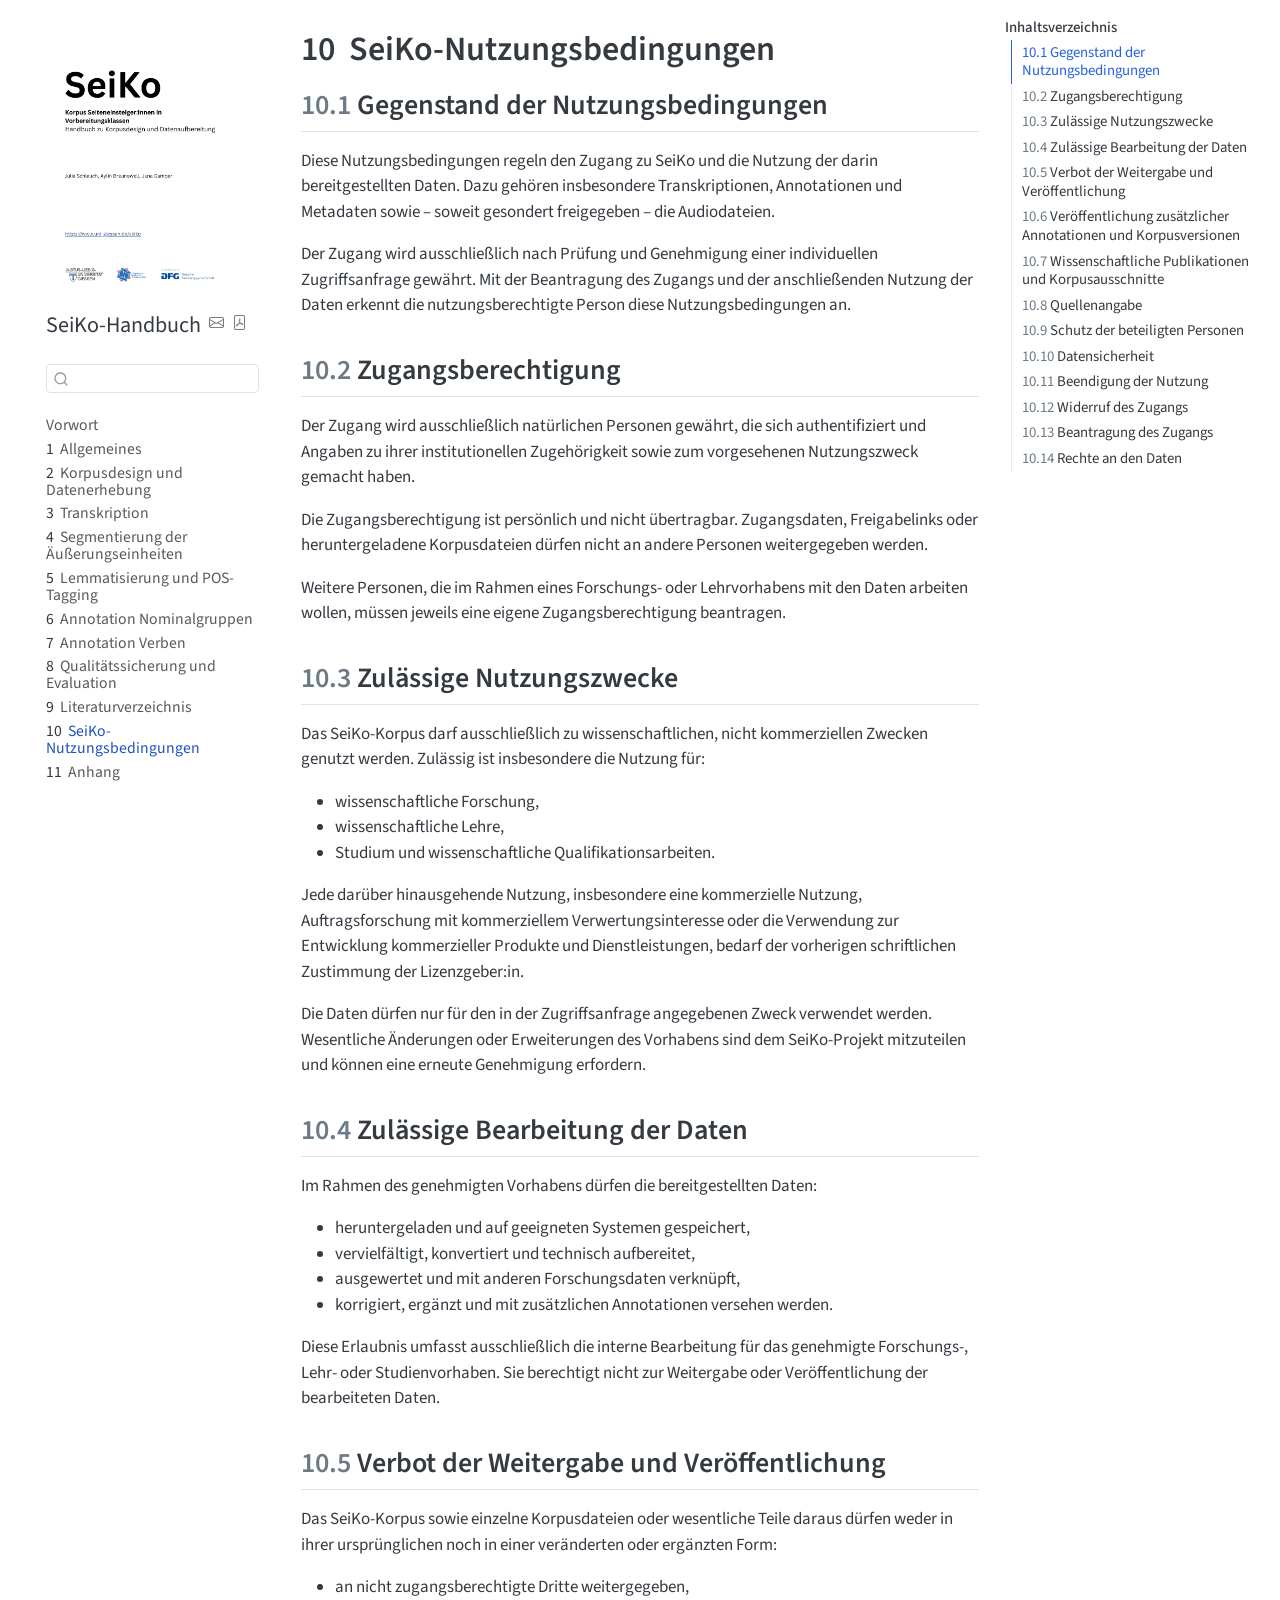
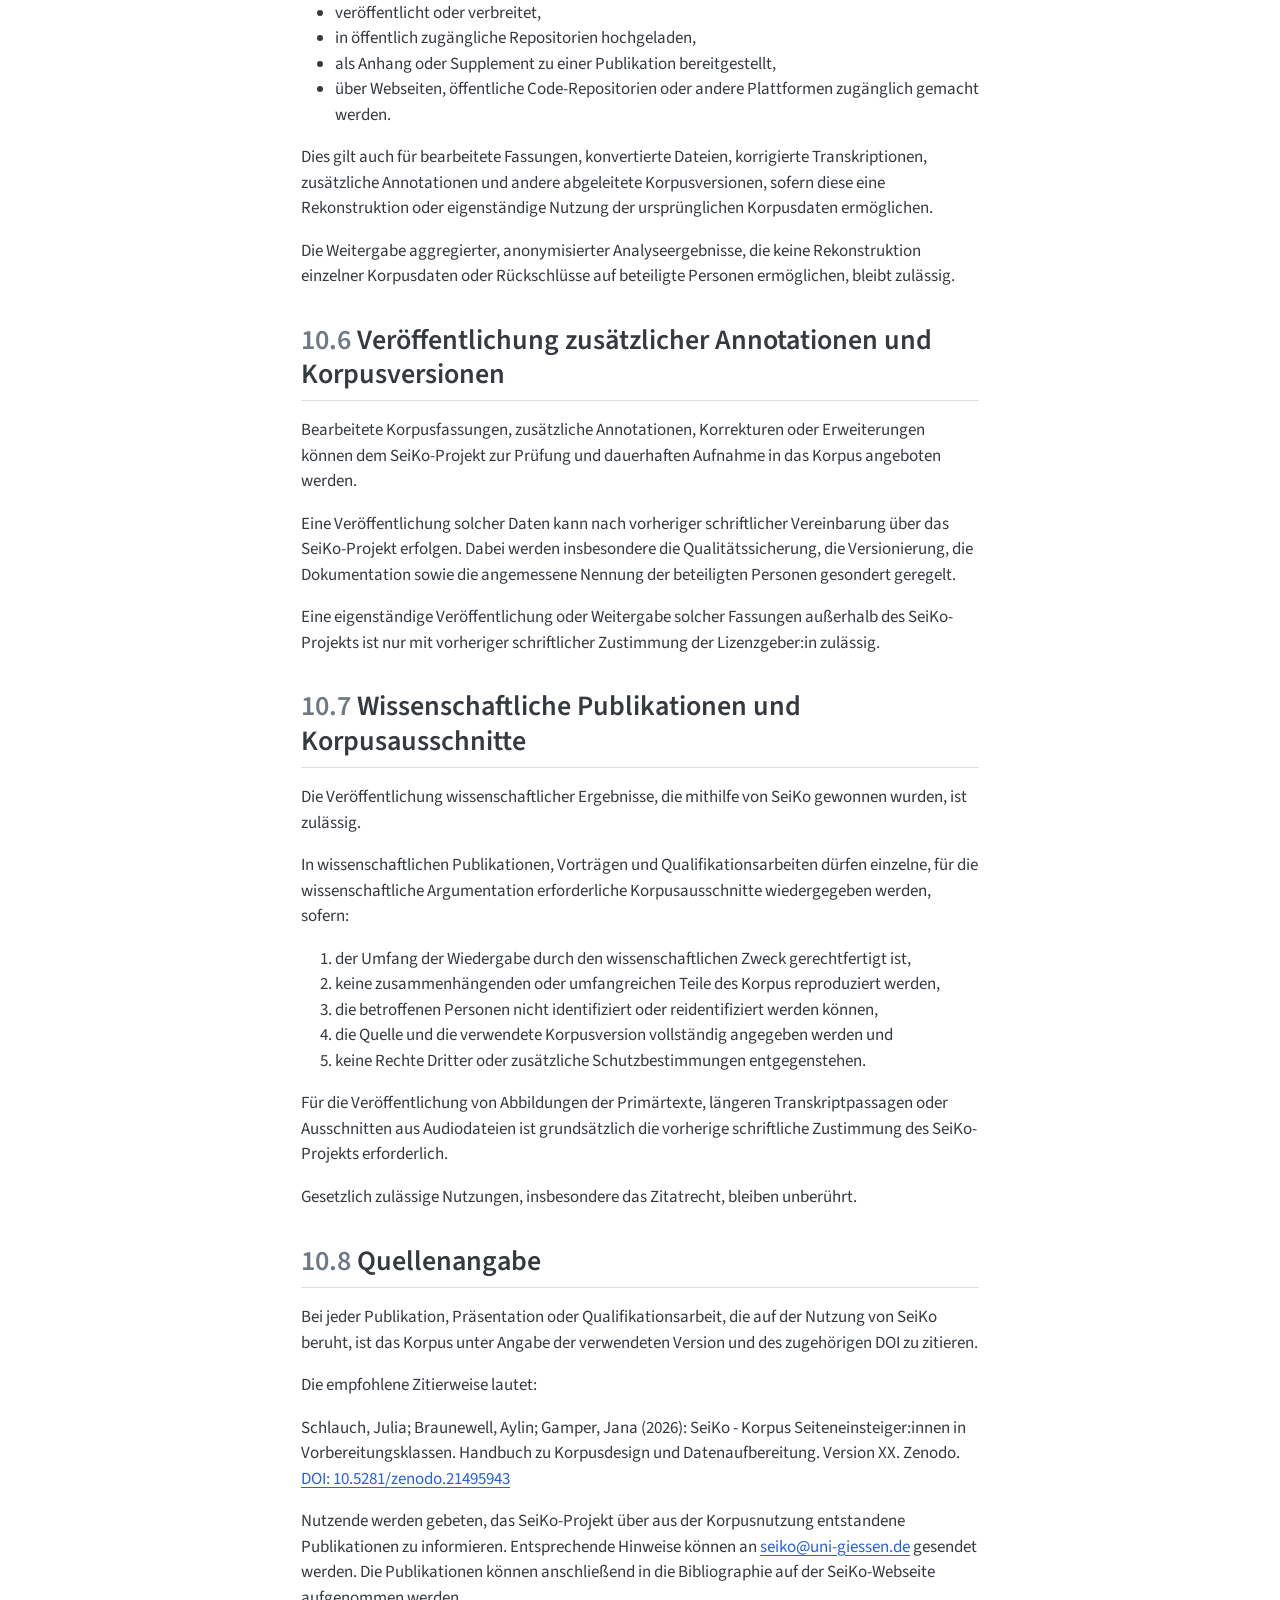
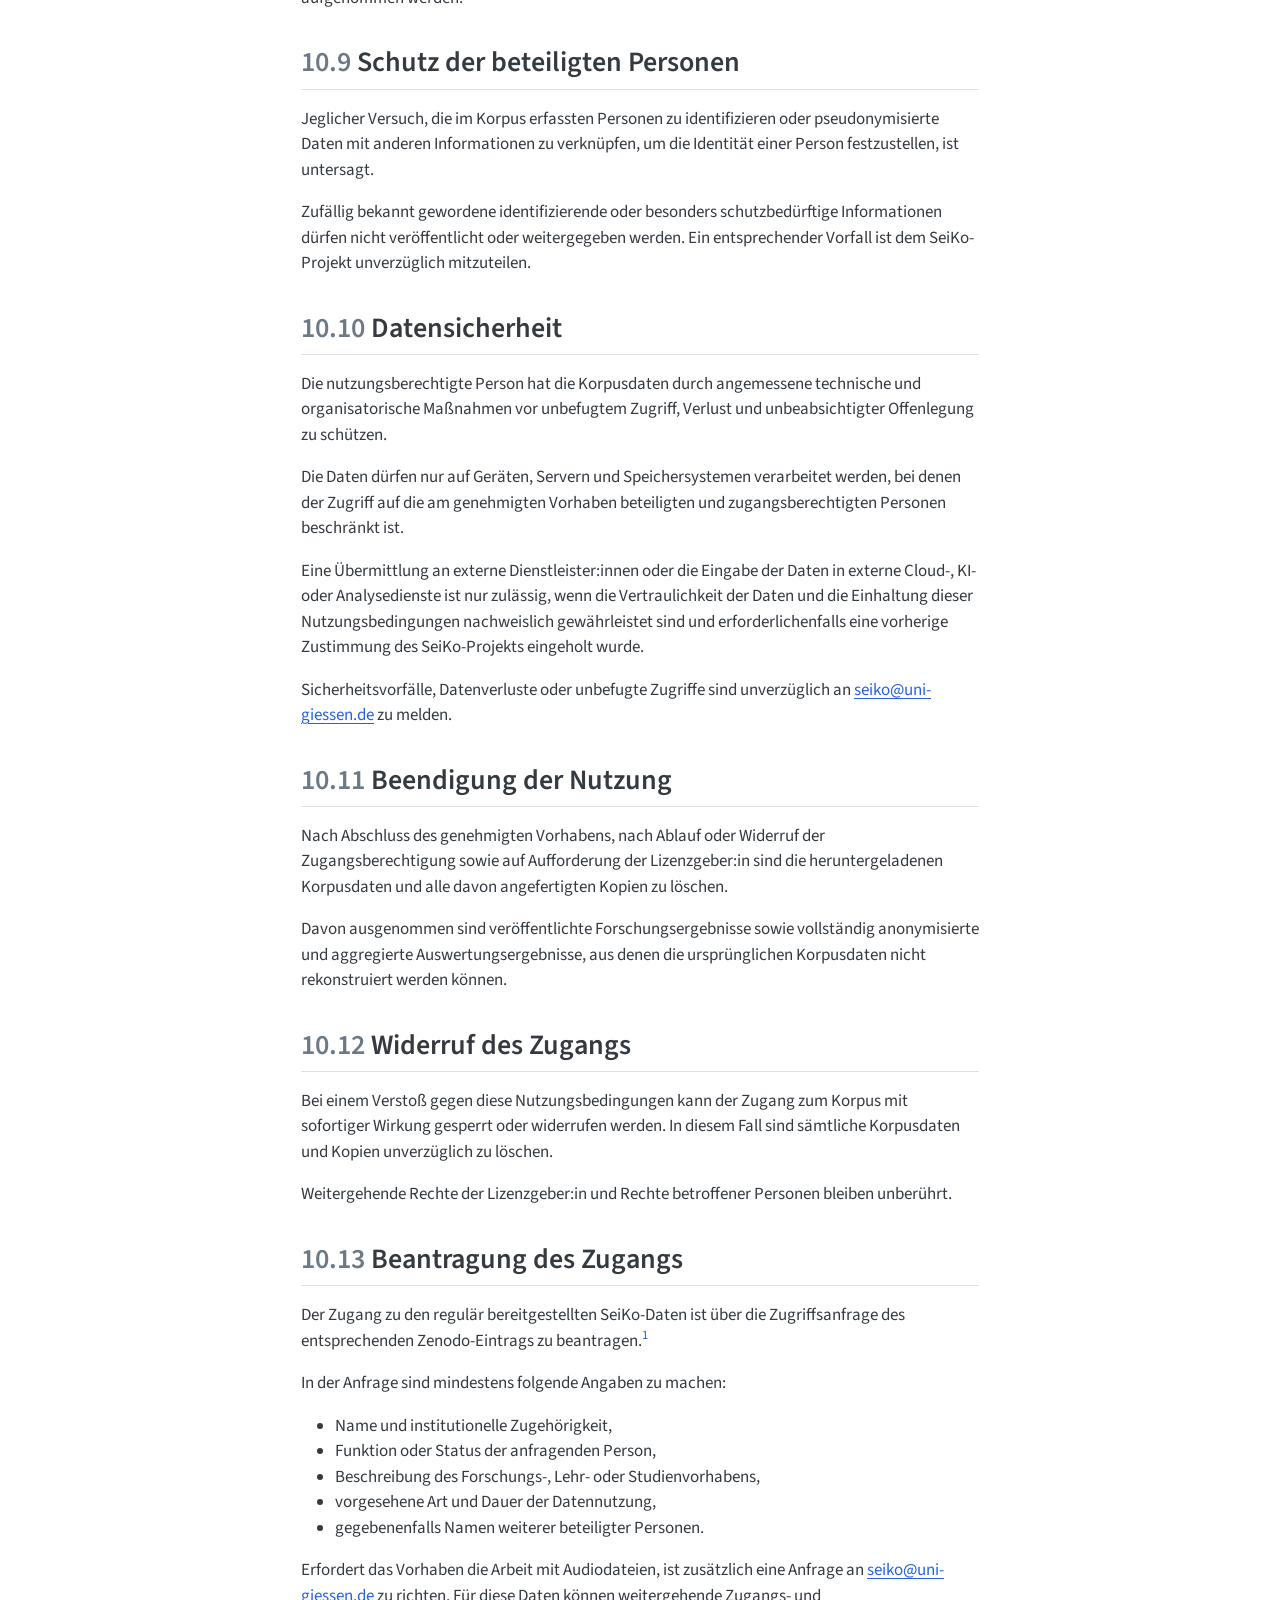
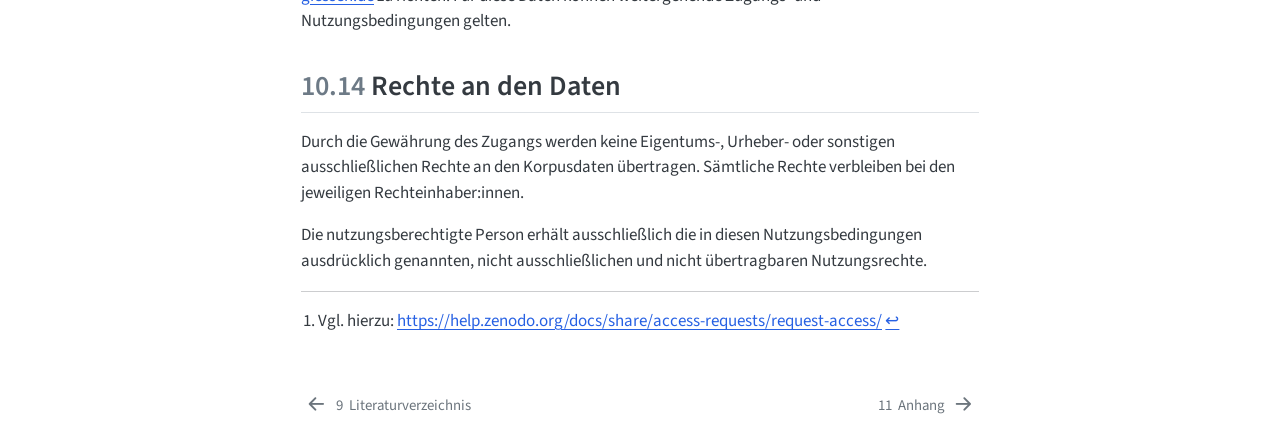
<file: nutzungsbedingungen.html>
<!DOCTYPE html>
<html xmlns="http://www.w3.org/1999/xhtml" lang="de" xml:lang="de"><head>

<meta charset="utf-8">
<meta name="generator" content="quarto-1.10.18">

<meta name="viewport" content="width=device-width, initial-scale=1.0, user-scalable=yes">


<title>10&nbsp; SeiKo-Nutzungsbedingungen – SeiKo (Korpus Seiteneinsteiger:innen in Vorbereitungsklassen): Handbuch zu Korpusdesign und Datenaufbereitung</title>
<style>
/* Default styles provided by pandoc.
** See https://pandoc.org/MANUAL.html#variables-for-html for config info.
*/
span.smallcaps{font-variant: small-caps;}
div.columns{display: flex; gap: 1.5em;}
div.column{flex: auto;}
@media screen {
div.columns{gap: min(4vw, 1.5em);}
div.column{overflow-x: auto;}
}
div.hanging-indent{margin-left: 1.5em; text-indent: -1.5em;}
ul.task-list{list-style: none;}
ul.task-list li input[type="checkbox"] {
  width: 0.8em;
  margin: 0 0.8em 0.2em -1em; /* quarto-specific, see https://github.com/quarto-dev/quarto-cli/issues/4556 */ 
  vertical-align: middle;
}
</style>


<script src="site_libs/quarto-nav/quarto-nav.js"></script>
<script src="site_libs/quarto-nav/headroom.min.js"></script>
<script src="site_libs/clipboard/clipboard.min.js"></script>
<script src="site_libs/quarto-search/autocomplete.umd.js"></script>
<script src="site_libs/quarto-search/fuse.min.js"></script>
<script src="site_libs/quarto-search/quarto-search.js"></script>
<meta name="quarto:offset" content="./">
<link href="./Anhang/anhang.html" rel="next">
<link href="./references.html" rel="prev">
<script src="site_libs/quarto-html/quarto.js" type="module"></script>
<script src="site_libs/quarto-html/tabsets/tabsets.js" type="module"></script>
<script src="site_libs/quarto-html/popper.min.js"></script>
<script src="site_libs/quarto-html/tippy.umd.min.js"></script>
<script src="site_libs/quarto-html/anchor.min.js"></script>
<link href="site_libs/quarto-html/tippy.css" rel="stylesheet">
<link href="site_libs/quarto-html/quarto-syntax-highlighting-64a204ab8560d761af7679ceaba22944.css" rel="stylesheet" id="quarto-text-highlighting-styles">
<script src="site_libs/bootstrap/bootstrap.min.js"></script>
<link href="site_libs/bootstrap/bootstrap-icons.css" rel="stylesheet">
<link href="site_libs/bootstrap/bootstrap-164cfe8d9d2495894d6b26734f072617.min.css" rel="stylesheet" append-hash="true" id="quarto-bootstrap" data-mode="light">
<script id="quarto-search-options" type="application/json">{
  "location": "sidebar",
  "copy-button": false,
  "collapse-after": 3,
  "panel-placement": "start",
  "type": "textbox",
  "limit": 50,
  "keyboard-shortcut": [
    "f",
    "/",
    "s"
  ],
  "show-item-context": false,
  "language": {
    "search-no-results-text": "Keine Treffer",
    "search-matching-documents-text": "Treffer",
    "search-copy-link-title": "Link in die Suche kopieren",
    "search-hide-matches-text": "Zusätzliche Treffer verbergen",
    "search-more-match-text": "weitere Treffer in diesem Dokument",
    "search-more-matches-text": "weitere Treffer in diesem Dokument",
    "search-clear-button-title": "Zurücksetzen",
    "search-text-placeholder": "",
    "search-detached-cancel-button-title": "Abbrechen",
    "search-submit-button-title": "Abschicken",
    "search-label": "Suchen"
  }
}</script>


<link rel="stylesheet" href="styles.css">
</head>

<body class="nav-sidebar floating quarto-light">

<div id="quarto-search-results"></div>
  <header id="quarto-header" class="headroom fixed-top">
  <nav class="quarto-secondary-nav">
    <div class="container-fluid d-flex">
      <button type="button" class="quarto-btn-toggle btn" data-bs-toggle="collapse" role="button" data-bs-target=".quarto-sidebar-collapse-item" aria-controls="quarto-sidebar" aria-expanded="false" aria-label="Seitenleiste umschalten" onclick="if (window.quartoToggleHeadroom) { window.quartoToggleHeadroom(); }">
        <i class="bi bi-layout-text-sidebar-reverse"></i>
      </button>
        <nav class="quarto-page-breadcrumbs" aria-label="breadcrumb"><ol class="breadcrumb"><li class="breadcrumb-item"><a href="./nutzungsbedingungen.html"><span class="chapter-number">10</span>&nbsp; <span class="chapter-title">SeiKo-Nutzungsbedingungen</span></a></li></ol></nav>
        <a class="flex-grow-1" role="navigation" data-bs-toggle="collapse" data-bs-target=".quarto-sidebar-collapse-item" aria-controls="quarto-sidebar" aria-expanded="false" aria-label="Seitenleiste umschalten" onclick="if (window.quartoToggleHeadroom) { window.quartoToggleHeadroom(); }">      
        </a>
      <button type="button" class="btn quarto-search-button" aria-label="Suchen" onclick="window.quartoOpenSearch();">
        <i class="bi bi-search"></i>
      </button>
    </div>
  </nav>
</header>
<!-- content -->
<div id="quarto-content" class="quarto-container page-columns page-rows-contents page-layout-article">
<!-- sidebar -->
  <nav id="quarto-sidebar" class="sidebar collapse collapse-horizontal quarto-sidebar-collapse-item sidebar-navigation floating overflow-auto">
    <div class="pt-lg-2 mt-2 text-left sidebar-header sidebar-header-stacked">
      <a href="./index.html" class="sidebar-logo-link">
      <img src="./cover/handbuch_deckblatt.png" alt="Deckblatt des SeiKo-Handbuchs" class="sidebar-logo light-content py-0 d-lg-inline d-none">
      <img src="./cover/handbuch_deckblatt.png" alt="Deckblatt des SeiKo-Handbuchs" class="sidebar-logo dark-content py-0 d-lg-inline d-none">
      </a>
    <div class="sidebar-title mb-0 py-0">
      <a href="./">SeiKo-Handbuch</a> 
        <div class="sidebar-tools-main">
    <a href="mailto:seiko@uni-giessen.de" title="Kontakt" class="quarto-navigation-tool px-1" aria-label="Kontakt"><i class="bi bi-envelope"></i></a>
    <a href="./seiko-handbuch.pdf" title="Download PDF" class="quarto-navigation-tool px-1" aria-label="Download PDF"><i class="bi bi-file-pdf"></i></a>
</div>
    </div>
      </div>
        <div class="mt-2 flex-shrink-0 align-items-center">
        <div class="sidebar-search">
        <div id="quarto-search" class="" title="Suchen"></div>
        </div>
        </div>
    <div class="sidebar-menu-container"> 
    <ul class="list-unstyled mt-1">
        <li class="sidebar-item">
  <div class="sidebar-item-container"> 
  <a href="./index.html" class="sidebar-item-text sidebar-link">
 <span class="menu-text">Vorwort</span></a>
  </div>
</li>
        <li class="sidebar-item">
  <div class="sidebar-item-container"> 
  <a href="./einleitung.html" class="sidebar-item-text sidebar-link">
 <span class="menu-text"><span class="chapter-number">1</span>&nbsp; <span class="chapter-title">Allgemeines</span></span></a>
  </div>
</li>
        <li class="sidebar-item">
  <div class="sidebar-item-container"> 
  <a href="./datenerhebung.html" class="sidebar-item-text sidebar-link">
 <span class="menu-text"><span class="chapter-number">2</span>&nbsp; <span class="chapter-title">Korpusdesign und Datenerhebung</span></span></a>
  </div>
</li>
        <li class="sidebar-item">
  <div class="sidebar-item-container"> 
  <a href="./transkription.html" class="sidebar-item-text sidebar-link">
 <span class="menu-text"><span class="chapter-number">3</span>&nbsp; <span class="chapter-title">Transkription</span></span></a>
  </div>
</li>
        <li class="sidebar-item">
  <div class="sidebar-item-container"> 
  <a href="./segmentierung.html" class="sidebar-item-text sidebar-link">
 <span class="menu-text"><span class="chapter-number">4</span>&nbsp; <span class="chapter-title">Segmentierung der Äußerungseinheiten</span></span></a>
  </div>
</li>
        <li class="sidebar-item">
  <div class="sidebar-item-container"> 
  <a href="./lemmapos.html" class="sidebar-item-text sidebar-link">
 <span class="menu-text"><span class="chapter-number">5</span>&nbsp; <span class="chapter-title">Lemmatisierung und POS-Tagging</span></span></a>
  </div>
</li>
        <li class="sidebar-item">
  <div class="sidebar-item-container"> 
  <a href="./ngr.html" class="sidebar-item-text sidebar-link">
 <span class="menu-text"><span class="chapter-number">6</span>&nbsp; <span class="chapter-title">Annotation Nominalgruppen</span></span></a>
  </div>
</li>
        <li class="sidebar-item">
  <div class="sidebar-item-container"> 
  <a href="./verb.html" class="sidebar-item-text sidebar-link">
 <span class="menu-text"><span class="chapter-number">7</span>&nbsp; <span class="chapter-title">Annotation Verben</span></span></a>
  </div>
</li>
        <li class="sidebar-item">
  <div class="sidebar-item-container"> 
  <a href="./evaluation.html" class="sidebar-item-text sidebar-link">
 <span class="menu-text"><span class="chapter-number">8</span>&nbsp; <span class="chapter-title">Qualitätssicherung und Evaluation</span></span></a>
  </div>
</li>
        <li class="sidebar-item">
  <div class="sidebar-item-container"> 
  <a href="./references.html" class="sidebar-item-text sidebar-link">
 <span class="menu-text"><span class="chapter-number">9</span>&nbsp; <span class="chapter-title">Literaturverzeichnis</span></span></a>
  </div>
</li>
        <li class="sidebar-item">
  <div class="sidebar-item-container"> 
  <a href="./nutzungsbedingungen.html" class="sidebar-item-text sidebar-link active">
 <span class="menu-text"><span class="chapter-number">10</span>&nbsp; <span class="chapter-title">SeiKo-Nutzungsbedingungen</span></span></a>
  </div>
</li>
        <li class="sidebar-item">
  <div class="sidebar-item-container"> 
  <a href="./Anhang/anhang.html" class="sidebar-item-text sidebar-link">
 <span class="menu-text"><span class="chapter-number">11</span>&nbsp; <span class="chapter-title">Anhang</span></span></a>
  </div>
</li>
    </ul>
    </div>
</nav>
<div id="quarto-sidebar-glass" class="quarto-sidebar-collapse-item" data-bs-toggle="collapse" data-bs-target=".quarto-sidebar-collapse-item"></div>
<!-- margin-sidebar -->
    <div id="quarto-margin-sidebar" class="sidebar margin-sidebar">
        <nav id="TOC" role="doc-toc" class="toc-active">
    <h2 id="toc-title">Inhaltsverzeichnis</h2>
   
  <ul>
  <li><a href="#gegenstand-der-nutzungsbedingungen" id="toc-gegenstand-der-nutzungsbedingungen" class="nav-link active" data-scroll-target="#gegenstand-der-nutzungsbedingungen"><span class="header-section-number">10.1</span> Gegenstand der Nutzungsbedingungen</a></li>
  <li><a href="#zugangsberechtigung" id="toc-zugangsberechtigung" class="nav-link" data-scroll-target="#zugangsberechtigung"><span class="header-section-number">10.2</span> Zugangsberechtigung</a></li>
  <li><a href="#zulässige-nutzungszwecke" id="toc-zulässige-nutzungszwecke" class="nav-link" data-scroll-target="#zulässige-nutzungszwecke"><span class="header-section-number">10.3</span> Zulässige Nutzungszwecke</a></li>
  <li><a href="#zulässige-bearbeitung-der-daten" id="toc-zulässige-bearbeitung-der-daten" class="nav-link" data-scroll-target="#zulässige-bearbeitung-der-daten"><span class="header-section-number">10.4</span> Zulässige Bearbeitung der Daten</a></li>
  <li><a href="#verbot-der-weitergabe-und-veröffentlichung" id="toc-verbot-der-weitergabe-und-veröffentlichung" class="nav-link" data-scroll-target="#verbot-der-weitergabe-und-veröffentlichung"><span class="header-section-number">10.5</span> Verbot der Weitergabe und Veröffentlichung</a></li>
  <li><a href="#veröffentlichung-zusätzlicher-annotationen-und-korpusversionen" id="toc-veröffentlichung-zusätzlicher-annotationen-und-korpusversionen" class="nav-link" data-scroll-target="#veröffentlichung-zusätzlicher-annotationen-und-korpusversionen"><span class="header-section-number">10.6</span> Veröffentlichung zusätzlicher Annotationen und Korpusversionen</a></li>
  <li><a href="#wissenschaftliche-publikationen-und-korpusausschnitte" id="toc-wissenschaftliche-publikationen-und-korpusausschnitte" class="nav-link" data-scroll-target="#wissenschaftliche-publikationen-und-korpusausschnitte"><span class="header-section-number">10.7</span> Wissenschaftliche Publikationen und Korpusausschnitte</a></li>
  <li><a href="#quellenangabe" id="toc-quellenangabe" class="nav-link" data-scroll-target="#quellenangabe"><span class="header-section-number">10.8</span> Quellenangabe</a></li>
  <li><a href="#schutz-der-beteiligten-personen" id="toc-schutz-der-beteiligten-personen" class="nav-link" data-scroll-target="#schutz-der-beteiligten-personen"><span class="header-section-number">10.9</span> Schutz der beteiligten Personen</a></li>
  <li><a href="#datensicherheit" id="toc-datensicherheit" class="nav-link" data-scroll-target="#datensicherheit"><span class="header-section-number">10.10</span> Datensicherheit</a></li>
  <li><a href="#beendigung-der-nutzung" id="toc-beendigung-der-nutzung" class="nav-link" data-scroll-target="#beendigung-der-nutzung"><span class="header-section-number">10.11</span> Beendigung der Nutzung</a></li>
  <li><a href="#widerruf-des-zugangs" id="toc-widerruf-des-zugangs" class="nav-link" data-scroll-target="#widerruf-des-zugangs"><span class="header-section-number">10.12</span> Widerruf des Zugangs</a></li>
  <li><a href="#beantragung-des-zugangs" id="toc-beantragung-des-zugangs" class="nav-link" data-scroll-target="#beantragung-des-zugangs"><span class="header-section-number">10.13</span> Beantragung des Zugangs</a></li>
  <li><a href="#rechte-an-den-daten" id="toc-rechte-an-den-daten" class="nav-link" data-scroll-target="#rechte-an-den-daten"><span class="header-section-number">10.14</span> Rechte an den Daten</a></li>
  </ul>
</nav>
    </div>
<!-- main -->
<main class="content" id="quarto-document-content">

<header id="title-block-header" class="quarto-title-block default">
<div class="quarto-title">
<h1 class="title"><span id="sec-lizenz" class="quarto-section-identifier"><span class="chapter-number">10</span>&nbsp; <span class="chapter-title">SeiKo-Nutzungsbedingungen</span></span></h1>
</div>



<div class="quarto-title-meta">

    
  
    
  </div>
  


</header>


<section id="gegenstand-der-nutzungsbedingungen" class="level2" data-number="10.1">
<h2 data-number="10.1" class="anchored" data-anchor-id="gegenstand-der-nutzungsbedingungen"><span class="header-section-number">10.1</span> Gegenstand der Nutzungsbedingungen</h2>
<p>Diese Nutzungsbedingungen regeln den Zugang zu SeiKo und die Nutzung der darin bereitgestellten Daten. Dazu gehören insbesondere Transkriptionen, Annotationen und Metadaten sowie – soweit gesondert freigegeben – die Audiodateien.</p>
<p>Der Zugang wird ausschließlich nach Prüfung und Genehmigung einer individuellen Zugriffsanfrage gewährt. Mit der Beantragung des Zugangs und der anschließenden Nutzung der Daten erkennt die nutzungsberechtigte Person diese Nutzungsbedingungen an.</p>
</section>
<section id="zugangsberechtigung" class="level2" data-number="10.2">
<h2 data-number="10.2" class="anchored" data-anchor-id="zugangsberechtigung"><span class="header-section-number">10.2</span> Zugangsberechtigung</h2>
<p>Der Zugang wird ausschließlich natürlichen Personen gewährt, die sich authentifiziert und Angaben zu ihrer institutionellen Zugehörigkeit sowie zum vorgesehenen Nutzungszweck gemacht haben.</p>
<p>Die Zugangsberechtigung ist persönlich und nicht übertragbar. Zugangsdaten, Freigabelinks oder heruntergeladene Korpusdateien dürfen nicht an andere Personen weitergegeben werden.</p>
<p>Weitere Personen, die im Rahmen eines Forschungs- oder Lehrvorhabens mit den Daten arbeiten wollen, müssen jeweils eine eigene Zugangsberechtigung beantragen.</p>
</section>
<section id="zulässige-nutzungszwecke" class="level2" data-number="10.3">
<h2 data-number="10.3" class="anchored" data-anchor-id="zulässige-nutzungszwecke"><span class="header-section-number">10.3</span> Zulässige Nutzungszwecke</h2>
<p>Das SeiKo-Korpus darf ausschließlich zu wissenschaftlichen, nicht kommerziellen Zwecken genutzt werden. Zulässig ist insbesondere die Nutzung für:</p>
<ul>
<li>wissenschaftliche Forschung,</li>
<li>wissenschaftliche Lehre,</li>
<li>Studium und wissenschaftliche Qualifikationsarbeiten.</li>
</ul>
<p>Jede darüber hinausgehende Nutzung, insbesondere eine kommerzielle Nutzung, Auftragsforschung mit kommerziellem Verwertungsinteresse oder die Verwendung zur Entwicklung kommerzieller Produkte und Dienstleistungen, bedarf der vorherigen schriftlichen Zustimmung der Lizenzgeber:in.</p>
<p>Die Daten dürfen nur für den in der Zugriffsanfrage angegebenen Zweck verwendet werden. Wesentliche Änderungen oder Erweiterungen des Vorhabens sind dem SeiKo-Projekt mitzuteilen und können eine erneute Genehmigung erfordern.</p>
</section>
<section id="zulässige-bearbeitung-der-daten" class="level2" data-number="10.4">
<h2 data-number="10.4" class="anchored" data-anchor-id="zulässige-bearbeitung-der-daten"><span class="header-section-number">10.4</span> Zulässige Bearbeitung der Daten</h2>
<p>Im Rahmen des genehmigten Vorhabens dürfen die bereitgestellten Daten:</p>
<ul>
<li>heruntergeladen und auf geeigneten Systemen gespeichert,</li>
<li>vervielfältigt, konvertiert und technisch aufbereitet,</li>
<li>ausgewertet und mit anderen Forschungsdaten verknüpft,</li>
<li>korrigiert, ergänzt und mit zusätzlichen Annotationen versehen werden.</li>
</ul>
<p>Diese Erlaubnis umfasst ausschließlich die interne Bearbeitung für das genehmigte Forschungs-, Lehr- oder Studienvorhaben. Sie berechtigt nicht zur Weitergabe oder Veröffentlichung der bearbeiteten Daten.</p>
</section>
<section id="verbot-der-weitergabe-und-veröffentlichung" class="level2" data-number="10.5">
<h2 data-number="10.5" class="anchored" data-anchor-id="verbot-der-weitergabe-und-veröffentlichung"><span class="header-section-number">10.5</span> Verbot der Weitergabe und Veröffentlichung</h2>
<p>Das SeiKo-Korpus sowie einzelne Korpusdateien oder wesentliche Teile daraus dürfen weder in ihrer ursprünglichen noch in einer veränderten oder ergänzten Form:</p>
<ul>
<li>an nicht zugangsberechtigte Dritte weitergegeben,</li>
<li>veröffentlicht oder verbreitet,</li>
<li>in öffentlich zugängliche Repositorien hochgeladen,</li>
<li>als Anhang oder Supplement zu einer Publikation bereitgestellt,</li>
<li>über Webseiten, öffentliche Code-Repositorien oder andere Plattformen zugänglich gemacht werden.</li>
</ul>
<p>Dies gilt auch für bearbeitete Fassungen, konvertierte Dateien, korrigierte Transkriptionen, zusätzliche Annotationen und andere abgeleitete Korpusversionen, sofern diese eine Rekonstruktion oder eigenständige Nutzung der ursprünglichen Korpusdaten ermöglichen.</p>
<p>Die Weitergabe aggregierter, anonymisierter Analyseergebnisse, die keine Rekonstruktion einzelner Korpusdaten oder Rückschlüsse auf beteiligte Personen ermöglichen, bleibt zulässig.</p>
</section>
<section id="veröffentlichung-zusätzlicher-annotationen-und-korpusversionen" class="level2" data-number="10.6">
<h2 data-number="10.6" class="anchored" data-anchor-id="veröffentlichung-zusätzlicher-annotationen-und-korpusversionen"><span class="header-section-number">10.6</span> Veröffentlichung zusätzlicher Annotationen und Korpusversionen</h2>
<p>Bearbeitete Korpusfassungen, zusätzliche Annotationen, Korrekturen oder Erweiterungen können dem SeiKo-Projekt zur Prüfung und dauerhaften Aufnahme in das Korpus angeboten werden.</p>
<p>Eine Veröffentlichung solcher Daten kann nach vorheriger schriftlicher Vereinbarung über das SeiKo-Projekt erfolgen. Dabei werden insbesondere die Qualitätssicherung, die Versionierung, die Dokumentation sowie die angemessene Nennung der beteiligten Personen gesondert geregelt.</p>
<p>Eine eigenständige Veröffentlichung oder Weitergabe solcher Fassungen außerhalb des SeiKo-Projekts ist nur mit vorheriger schriftlicher Zustimmung der Lizenzgeber:in zulässig.</p>
</section>
<section id="wissenschaftliche-publikationen-und-korpusausschnitte" class="level2" data-number="10.7">
<h2 data-number="10.7" class="anchored" data-anchor-id="wissenschaftliche-publikationen-und-korpusausschnitte"><span class="header-section-number">10.7</span> Wissenschaftliche Publikationen und Korpusausschnitte</h2>
<p>Die Veröffentlichung wissenschaftlicher Ergebnisse, die mithilfe von SeiKo gewonnen wurden, ist zulässig.</p>
<p>In wissenschaftlichen Publikationen, Vorträgen und Qualifikationsarbeiten dürfen einzelne, für die wissenschaftliche Argumentation erforderliche Korpusausschnitte wiedergegeben werden, sofern:</p>
<ol type="1">
<li>der Umfang der Wiedergabe durch den wissenschaftlichen Zweck gerechtfertigt ist,</li>
<li>keine zusammenhängenden oder umfangreichen Teile des Korpus reproduziert werden,</li>
<li>die betroffenen Personen nicht identifiziert oder reidentifiziert werden können,</li>
<li>die Quelle und die verwendete Korpusversion vollständig angegeben werden und</li>
<li>keine Rechte Dritter oder zusätzliche Schutzbestimmungen entgegenstehen.</li>
</ol>
<p>Für die Veröffentlichung von Abbildungen der Primärtexte, längeren Transkriptpassagen oder Ausschnitten aus Audiodateien ist grundsätzlich die vorherige schriftliche Zustimmung des SeiKo-Projekts erforderlich.</p>
<p>Gesetzlich zulässige Nutzungen, insbesondere das Zitatrecht, bleiben unberührt.</p>
</section>
<section id="quellenangabe" class="level2" data-number="10.8">
<h2 data-number="10.8" class="anchored" data-anchor-id="quellenangabe"><span class="header-section-number">10.8</span> Quellenangabe</h2>
<p>Bei jeder Publikation, Präsentation oder Qualifikationsarbeit, die auf der Nutzung von SeiKo beruht, ist das Korpus unter Angabe der verwendeten Version und des zugehörigen DOI zu zitieren.</p>
<p>Die empfohlene Zitierweise lautet:</p>
<p>Schlauch, Julia; Braunewell, Aylin; Gamper, Jana (2026): SeiKo - Korpus Seiteneinsteiger:innen in Vorbereitungsklassen. Handbuch zu Korpusdesign und Datenaufbereitung. Version XX. Zenodo. <a href="https://doi.org/10.5281/zenodo.21495943">DOI: 10.5281/zenodo.21495943</a></p>
<p>Nutzende werden gebeten, das SeiKo-Projekt über aus der Korpusnutzung entstandene Publikationen zu informieren. Entsprechende Hinweise können an <a href="mailto:seiko@uni-giessen.de">seiko@uni-giessen.de</a> gesendet werden. Die Publikationen können anschließend in die Bibliographie auf der SeiKo-Webseite aufgenommen werden.</p>
</section>
<section id="schutz-der-beteiligten-personen" class="level2" data-number="10.9">
<h2 data-number="10.9" class="anchored" data-anchor-id="schutz-der-beteiligten-personen"><span class="header-section-number">10.9</span> Schutz der beteiligten Personen</h2>
<p>Jeglicher Versuch, die im Korpus erfassten Personen zu identifizieren oder pseudonymisierte Daten mit anderen Informationen zu verknüpfen, um die Identität einer Person festzustellen, ist untersagt.</p>
<p>Zufällig bekannt gewordene identifizierende oder besonders schutzbedürftige Informationen dürfen nicht veröffentlicht oder weitergegeben werden. Ein entsprechender Vorfall ist dem SeiKo-Projekt unverzüglich mitzuteilen.</p>
</section>
<section id="datensicherheit" class="level2" data-number="10.10">
<h2 data-number="10.10" class="anchored" data-anchor-id="datensicherheit"><span class="header-section-number">10.10</span> Datensicherheit</h2>
<p>Die nutzungsberechtigte Person hat die Korpusdaten durch angemessene technische und organisatorische Maßnahmen vor unbefugtem Zugriff, Verlust und unbeabsichtigter Offenlegung zu schützen.</p>
<p>Die Daten dürfen nur auf Geräten, Servern und Speichersystemen verarbeitet werden, bei denen der Zugriff auf die am genehmigten Vorhaben beteiligten und zugangsberechtigten Personen beschränkt ist.</p>
<p>Eine Übermittlung an externe Dienstleister:innen oder die Eingabe der Daten in externe Cloud-, KI- oder Analysedienste ist nur zulässig, wenn die Vertraulichkeit der Daten und die Einhaltung dieser Nutzungsbedingungen nachweislich gewährleistet sind und erforderlichenfalls eine vorherige Zustimmung des SeiKo-Projekts eingeholt wurde.</p>
<p>Sicherheitsvorfälle, Datenverluste oder unbefugte Zugriffe sind unverzüglich an <a href="mailto:seiko@uni-giessen.de">seiko@uni-giessen.de</a> zu melden.</p>
</section>
<section id="beendigung-der-nutzung" class="level2" data-number="10.11">
<h2 data-number="10.11" class="anchored" data-anchor-id="beendigung-der-nutzung"><span class="header-section-number">10.11</span> Beendigung der Nutzung</h2>
<p>Nach Abschluss des genehmigten Vorhabens, nach Ablauf oder Widerruf der Zugangsberechtigung sowie auf Aufforderung der Lizenzgeber:in sind die heruntergeladenen Korpusdaten und alle davon angefertigten Kopien zu löschen.</p>
<p>Davon ausgenommen sind veröffentlichte Forschungsergebnisse sowie vollständig anonymisierte und aggregierte Auswertungsergebnisse, aus denen die ursprünglichen Korpusdaten nicht rekonstruiert werden können.</p>
</section>
<section id="widerruf-des-zugangs" class="level2" data-number="10.12">
<h2 data-number="10.12" class="anchored" data-anchor-id="widerruf-des-zugangs"><span class="header-section-number">10.12</span> Widerruf des Zugangs</h2>
<p>Bei einem Verstoß gegen diese Nutzungsbedingungen kann der Zugang zum Korpus mit sofortiger Wirkung gesperrt oder widerrufen werden. In diesem Fall sind sämtliche Korpusdaten und Kopien unverzüglich zu löschen.</p>
<p>Weitergehende Rechte der Lizenzgeber:in und Rechte betroffener Personen bleiben unberührt.</p>
</section>
<section id="beantragung-des-zugangs" class="level2" data-number="10.13">
<h2 data-number="10.13" class="anchored" data-anchor-id="beantragung-des-zugangs"><span class="header-section-number">10.13</span> Beantragung des Zugangs</h2>
<p>Der Zugang zu den regulär bereitgestellten SeiKo-Daten ist über die Zugriffsanfrage des entsprechenden Zenodo-Eintrags zu beantragen.<a href="#fn1" class="footnote-ref" id="fnref1" role="doc-noteref"><sup>1</sup></a></p>
<p>In der Anfrage sind mindestens folgende Angaben zu machen:</p>
<ul>
<li>Name und institutionelle Zugehörigkeit,</li>
<li>Funktion oder Status der anfragenden Person,</li>
<li>Beschreibung des Forschungs-, Lehr- oder Studienvorhabens,</li>
<li>vorgesehene Art und Dauer der Datennutzung,</li>
<li>gegebenenfalls Namen weiterer beteiligter Personen.</li>
</ul>
<p>Erfordert das Vorhaben die Arbeit mit Audiodateien, ist zusätzlich eine Anfrage an <a href="mailto:seiko@uni-giessen.de">seiko@uni-giessen.de</a> zu richten. Für diese Daten können weitergehende Zugangs- und Nutzungsbedingungen gelten.</p>
</section>
<section id="rechte-an-den-daten" class="level2" data-number="10.14">
<h2 data-number="10.14" class="anchored" data-anchor-id="rechte-an-den-daten"><span class="header-section-number">10.14</span> Rechte an den Daten</h2>
<p>Durch die Gewährung des Zugangs werden keine Eigentums-, Urheber- oder sonstigen ausschließlichen Rechte an den Korpusdaten übertragen. Sämtliche Rechte verbleiben bei den jeweiligen Rechteinhaber:innen.</p>
<p>Die nutzungsberechtigte Person erhält ausschließlich die in diesen Nutzungsbedingungen ausdrücklich genannten, nicht ausschließlichen und nicht übertragbaren Nutzungsrechte.</p>


</section>
<section id="footnotes" class="footnotes footnotes-end-of-document" role="doc-endnotes">
<hr>
<ol>
<li id="fn1"><p>Vgl. hierzu: <a href="https://help.zenodo.org/docs/share/access-requests/request-access/" class="uri">https://help.zenodo.org/docs/share/access-requests/request-access/</a><a href="#fnref1" class="footnote-back" role="doc-backlink">↩︎</a></p></li>
</ol>
</section>

</main> <!-- /main -->
<script id="quarto-html-after-body" type="application/javascript">
  window.document.addEventListener("DOMContentLoaded", function (event) {
    const icon = "";
    const anchorJS = new window.AnchorJS();
    anchorJS.options = {
      placement: 'right',
      icon: icon
    };
    anchorJS.add('.anchored');
    const isCodeAnnotation = (el) => {
      for (const clz of el.classList) {
        if (clz.startsWith('code-annotation-')) {                     
          return true;
        }
      }
      return false;
    }
    const onCopySuccess = function(e) {
      // button target
      const button = e.trigger;
      // don't keep focus
      button.blur();
      // flash "checked"
      button.classList.add('code-copy-button-checked');
      var currentTitle = button.getAttribute("title");
      button.setAttribute("title", "Kopiert");
      let tooltip;
      if (window.bootstrap) {
        button.setAttribute("data-bs-toggle", "tooltip");
        button.setAttribute("data-bs-placement", "left");
        button.setAttribute("data-bs-title", "Kopiert");
        tooltip = new bootstrap.Tooltip(button, 
          { trigger: "manual", 
            customClass: "code-copy-button-tooltip",
            offset: [0, -8]});
        tooltip.show();    
      }
      setTimeout(function() {
        if (tooltip) {
          tooltip.hide();
          button.removeAttribute("data-bs-title");
          button.removeAttribute("data-bs-toggle");
          button.removeAttribute("data-bs-placement");
        }
        button.setAttribute("title", currentTitle);
        button.classList.remove('code-copy-button-checked');
      }, 1000);
      // clear code selection
      e.clearSelection();
    }
    const getTextToCopy = function(trigger) {
      const outerScaffold = trigger.parentElement.cloneNode(true);
      const codeEl = outerScaffold.querySelector('code');
      for (const childEl of codeEl.children) {
        if (isCodeAnnotation(childEl)) {
          childEl.remove();
        }
      }
      return codeEl.innerText;
    }
    const clipboard = new window.ClipboardJS('.code-copy-button:not([data-in-quarto-modal])', {
      text: getTextToCopy
    });
    clipboard.on('success', onCopySuccess);
    if (window.document.getElementById('quarto-embedded-source-code-modal')) {
      const clipboardModal = new window.ClipboardJS('.code-copy-button[data-in-quarto-modal]', {
        text: getTextToCopy,
        container: window.document.getElementById('quarto-embedded-source-code-modal')
      });
      clipboardModal.on('success', onCopySuccess);
    }
      var localhostRegex = new RegExp(/^(?:http|https):\/\/localhost\:?[0-9]*\//);
      var mailtoRegex = new RegExp(/^mailto:/);
        var filterRegex = new RegExp('/' + window.location.host + '/');
      var isInternal = (href) => {
          return filterRegex.test(href) || localhostRegex.test(href) || mailtoRegex.test(href);
      }
      // Inspect non-navigation links and adorn them if external
     var links = window.document.querySelectorAll('a[href]:not(.nav-link):not(.navbar-brand):not(.toc-action):not(.sidebar-link):not(.sidebar-item-toggle):not(.pagination-link):not(.no-external):not([aria-hidden]):not(.dropdown-item):not(.quarto-navigation-tool):not(.about-link)');
      for (var i=0; i<links.length; i++) {
        const link = links[i];
        if (!isInternal(link.href)) {
          // undo the damage that might have been done by quarto-nav.js in the case of
          // links that we want to consider external
          if (link.dataset.originalHref !== undefined) {
            link.href = link.dataset.originalHref;
          }
        }
      }
    function tippyHover(el, contentFn, onTriggerFn, onUntriggerFn) {
      const config = {
        allowHTML: true,
        maxWidth: 500,
        delay: 100,
        arrow: false,
        appendTo: function(el) {
            return el.parentElement;
        },
        interactive: true,
        interactiveBorder: 10,
        theme: 'quarto',
        placement: 'bottom-start',
      };
      if (contentFn) {
        config.content = contentFn;
      }
      if (onTriggerFn) {
        config.onTrigger = onTriggerFn;
      }
      if (onUntriggerFn) {
        config.onUntrigger = onUntriggerFn;
      }
      window.tippy(el, config); 
    }
    const noterefs = window.document.querySelectorAll('a[role="doc-noteref"]');
    for (var i=0; i<noterefs.length; i++) {
      const ref = noterefs[i];
      tippyHover(ref, function() {
        // use id or data attribute instead here
        let href = ref.getAttribute('data-footnote-href') || ref.getAttribute('href');
        try { href = new URL(href).hash; } catch {}
        const id = href.replace(/^#\/?/, "");
        const note = window.document.getElementById(id);
        if (note) {
          return note.innerHTML;
        } else {
          return "";
        }
      });
    }
    const xrefs = window.document.querySelectorAll('a.quarto-xref');
    const processXRef = (id, note) => {
      // Strip column container classes
      const stripColumnClz = (el) => {
        el.classList.remove("page-full", "page-columns");
        if (el.children) {
          for (const child of el.children) {
            stripColumnClz(child);
          }
        }
      }
      stripColumnClz(note)
      if (id === null || id.startsWith('sec-')) {
        // Special case sections, only their first couple elements
        const container = document.createElement("div");
        if (note.children && note.children.length > 2) {
          container.appendChild(note.children[0].cloneNode(true));
          for (let i = 1; i < note.children.length; i++) {
            const child = note.children[i];
            if (child.tagName === "P" && child.innerText === "") {
              continue;
            } else {
              container.appendChild(child.cloneNode(true));
              break;
            }
          }
          if (window.Quarto?.typesetMath) {
            window.Quarto.typesetMath(container);
          }
          return container.innerHTML
        } else {
          if (window.Quarto?.typesetMath) {
            window.Quarto.typesetMath(note);
          }
          return note.innerHTML;
        }
      } else {
        // Remove any anchor links if they are present
        const anchorLink = note.querySelector('a.anchorjs-link');
        if (anchorLink) {
          anchorLink.remove();
        }
        if (window.Quarto?.typesetMath) {
          window.Quarto.typesetMath(note);
        }
        if (note.classList.contains("callout")) {
          return note.outerHTML;
        } else {
          return note.innerHTML;
        }
      }
    }
    for (var i=0; i<xrefs.length; i++) {
      const xref = xrefs[i];
      tippyHover(xref, undefined, function(instance) {
        instance.disable();
        let url = xref.getAttribute('href');
        let hash = undefined; 
        if (url.startsWith('#')) {
          hash = url;
        } else {
          try { hash = new URL(url).hash; } catch {}
        }
        if (hash) {
          const id = hash.replace(/^#\/?/, "");
          const note = window.document.getElementById(id);
          if (note !== null) {
            try {
              const html = processXRef(id, note.cloneNode(true));
              instance.setContent(html);
            } finally {
              instance.enable();
              instance.show();
            }
          } else {
            // See if we can fetch this
            fetch(url.split('#')[0])
            .then(res => res.text())
            .then(html => {
              const parser = new DOMParser();
              const htmlDoc = parser.parseFromString(html, "text/html");
              const note = htmlDoc.getElementById(id);
              if (note !== null) {
                const html = processXRef(id, note);
                instance.setContent(html);
              } 
            }).finally(() => {
              instance.enable();
              instance.show();
            });
          }
        } else {
          // See if we can fetch a full url (with no hash to target)
          // This is a special case and we should probably do some content thinning / targeting
          fetch(url)
          .then(res => res.text())
          .then(html => {
            const parser = new DOMParser();
            const htmlDoc = parser.parseFromString(html, "text/html");
            const note = htmlDoc.querySelector('main.content');
            if (note !== null) {
              // This should only happen for chapter cross references
              // (since there is no id in the URL)
              // remove the first header
              if (note.children.length > 0 && note.children[0].tagName === "HEADER") {
                note.children[0].remove();
              }
              const html = processXRef(null, note);
              instance.setContent(html);
            } 
          }).finally(() => {
            instance.enable();
            instance.show();
          });
        }
      }, function(instance) {
      });
    }
        let selectedAnnoteEl;
        const selectorForAnnotation = ( cell, annotation) => {
          let cellAttr = 'data-code-cell="' + cell + '"';
          let lineAttr = 'data-code-annotation="' +  annotation + '"';
          const selector = 'span[' + cellAttr + '][' + lineAttr + ']';
          return selector;
        }
        const selectCodeLines = (annoteEl) => {
          const doc = window.document;
          const targetCell = annoteEl.getAttribute("data-target-cell");
          const targetAnnotation = annoteEl.getAttribute("data-target-annotation");
          const annoteSpan = window.document.querySelector(selectorForAnnotation(targetCell, targetAnnotation));
          const lines = annoteSpan.getAttribute("data-code-lines").split(",");
          const lineIds = lines.map((line) => {
            return targetCell + "-" + line;
          })
          let top = null;
          let height = null;
          let parent = null;
          if (lineIds.length > 0) {
              //compute the position of the single el (top and bottom and make a div)
              const el = window.document.getElementById(lineIds[0]);
              top = el.offsetTop;
              height = el.offsetHeight;
              parent = el.parentElement.parentElement;
            if (lineIds.length > 1) {
              const lastEl = window.document.getElementById(lineIds[lineIds.length - 1]);
              const bottom = lastEl.offsetTop + lastEl.offsetHeight;
              height = bottom - top;
            }
            if (top !== null && height !== null && parent !== null) {
              // cook up a div (if necessary) and position it 
              let div = window.document.getElementById("code-annotation-line-highlight");
              if (div === null) {
                div = window.document.createElement("div");
                div.setAttribute("id", "code-annotation-line-highlight");
                div.style.position = 'absolute';
                parent.appendChild(div);
              }
              div.style.top = top - 2 + "px";
              div.style.height = height + 4 + "px";
              div.style.left = 0;
              let gutterDiv = window.document.getElementById("code-annotation-line-highlight-gutter");
              if (gutterDiv === null) {
                gutterDiv = window.document.createElement("div");
                gutterDiv.setAttribute("id", "code-annotation-line-highlight-gutter");
                gutterDiv.style.position = 'absolute';
                const codeCell = window.document.getElementById(targetCell);
                const gutter = codeCell.querySelector('.code-annotation-gutter');
                gutter.appendChild(gutterDiv);
              }
              gutterDiv.style.top = top - 2 + "px";
              gutterDiv.style.height = height + 4 + "px";
            }
            selectedAnnoteEl = annoteEl;
          }
        };
        const unselectCodeLines = () => {
          const elementsIds = ["code-annotation-line-highlight", "code-annotation-line-highlight-gutter"];
          elementsIds.forEach((elId) => {
            const div = window.document.getElementById(elId);
            if (div) {
              div.remove();
            }
          });
          selectedAnnoteEl = undefined;
        };
          // Handle positioning of the toggle
      window.addEventListener(
        "resize",
        throttle(() => {
          elRect = undefined;
          if (selectedAnnoteEl) {
            selectCodeLines(selectedAnnoteEl);
          }
        }, 10)
      );
      function throttle(fn, ms) {
      let throttle = false;
      let timer;
        return (...args) => {
          if(!throttle) { // first call gets through
              fn.apply(this, args);
              throttle = true;
          } else { // all the others get throttled
              if(timer) clearTimeout(timer); // cancel #2
              timer = setTimeout(() => {
                fn.apply(this, args);
                timer = throttle = false;
              }, ms);
          }
        };
      }
        // Attach click handler to the DT
        const annoteDls = window.document.querySelectorAll('dt[data-target-cell]');
        for (const annoteDlNode of annoteDls) {
          annoteDlNode.addEventListener('click', (event) => {
            const clickedEl = event.target;
            if (clickedEl !== selectedAnnoteEl) {
              unselectCodeLines();
              const activeEl = window.document.querySelector('dt[data-target-cell].code-annotation-active');
              if (activeEl) {
                activeEl.classList.remove('code-annotation-active');
              }
              selectCodeLines(clickedEl);
              clickedEl.classList.add('code-annotation-active');
            } else {
              // Unselect the line
              unselectCodeLines();
              clickedEl.classList.remove('code-annotation-active');
            }
          });
        }
    const findCites = (el) => {
      const parentEl = el.parentElement;
      if (parentEl) {
        const cites = parentEl.dataset.cites;
        if (cites) {
          return {
            el,
            cites: cites.split(' ')
          };
        } else {
          return findCites(el.parentElement)
        }
      } else {
        return undefined;
      }
    };
    var bibliorefs = window.document.querySelectorAll('a[role="doc-biblioref"]');
    for (var i=0; i<bibliorefs.length; i++) {
      const ref = bibliorefs[i];
      const citeInfo = findCites(ref);
      if (citeInfo) {
        tippyHover(citeInfo.el, function() {
          var popup = window.document.createElement('div');
          citeInfo.cites.forEach(function(cite) {
            var citeDiv = window.document.createElement('div');
            citeDiv.classList.add('hanging-indent');
            citeDiv.classList.add('csl-entry');
            var biblioDiv = window.document.getElementById('ref-' + cite);
            if (biblioDiv) {
              citeDiv.innerHTML = biblioDiv.innerHTML;
            }
            popup.appendChild(citeDiv);
          });
          return popup.innerHTML;
        });
      }
    }
  });
  </script>
<nav class="page-navigation">
  <div class="nav-page nav-page-previous">
      <a href="./references.html" class="pagination-link" aria-label="Literaturverzeichnis">
        <i class="bi bi-arrow-left-short"></i> <span class="nav-page-text"><span class="chapter-number">9</span>&nbsp; <span class="chapter-title">Literaturverzeichnis</span></span>
      </a>          
  </div>
  <div class="nav-page nav-page-next">
      <a href="./Anhang/anhang.html" class="pagination-link" aria-label="Anhang">
        <span class="nav-page-text"><span class="chapter-number">11</span>&nbsp; <span class="chapter-title">Anhang</span></span> <i class="bi bi-arrow-right-short"></i>
      </a>
  </div>
</nav>
</div> <!-- /content -->




</body></html>
</file>
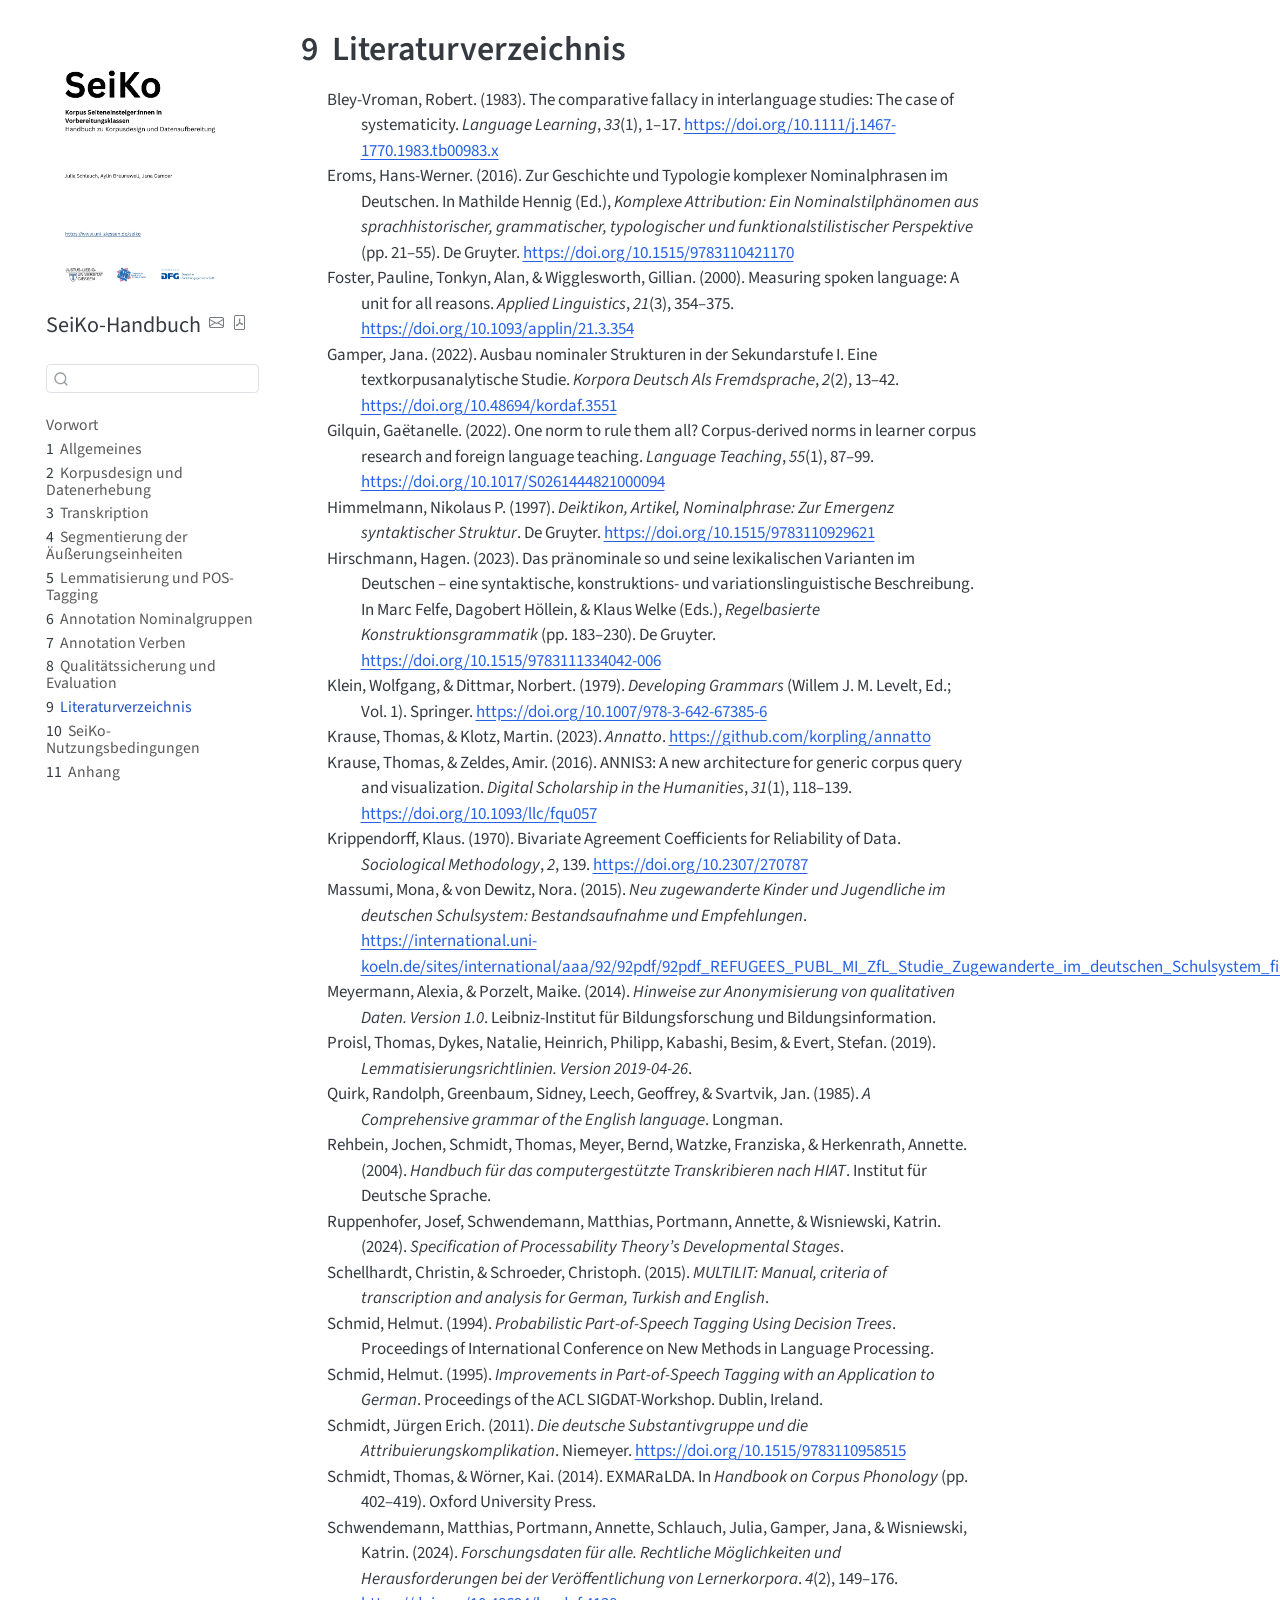
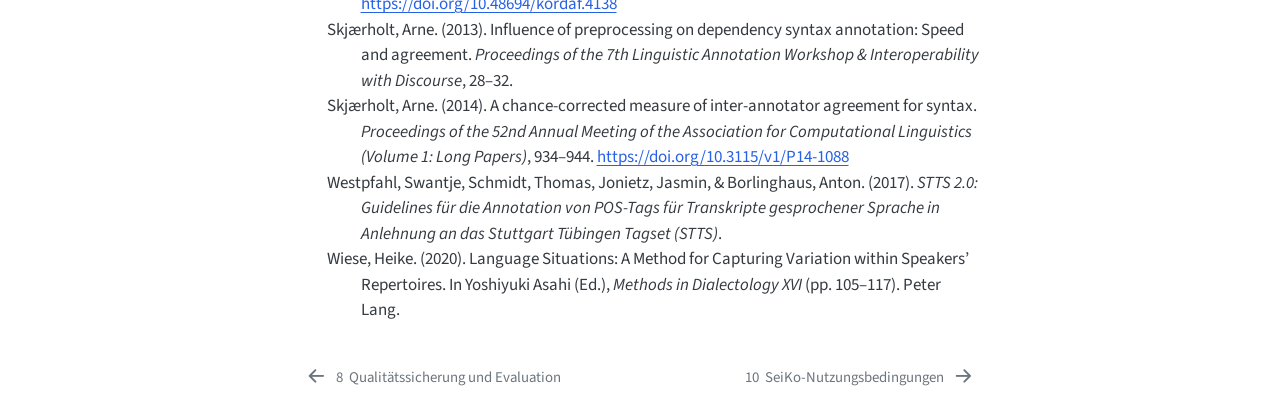
<file: references.html>
<!DOCTYPE html>
<html xmlns="http://www.w3.org/1999/xhtml" lang="de" xml:lang="de"><head>

<meta charset="utf-8">
<meta name="generator" content="quarto-1.10.18">

<meta name="viewport" content="width=device-width, initial-scale=1.0, user-scalable=yes">


<title>9&nbsp; Literaturverzeichnis – SeiKo (Korpus Seiteneinsteiger:innen in Vorbereitungsklassen): Handbuch zu Korpusdesign und Datenaufbereitung</title>
<style>
/* Default styles provided by pandoc.
** See https://pandoc.org/MANUAL.html#variables-for-html for config info.
*/
span.smallcaps{font-variant: small-caps;}
div.columns{display: flex; gap: 1.5em;}
div.column{flex: auto;}
@media screen {
div.columns{gap: min(4vw, 1.5em);}
div.column{overflow-x: auto;}
}
div.hanging-indent{margin-left: 1.5em; text-indent: -1.5em;}
ul.task-list{list-style: none;}
ul.task-list li input[type="checkbox"] {
  width: 0.8em;
  margin: 0 0.8em 0.2em -1em; /* quarto-specific, see https://github.com/quarto-dev/quarto-cli/issues/4556 */ 
  vertical-align: middle;
}
/* CSS for citations */
div.csl-bib-body { }
div.csl-entry {
  clear: both;
}
.hanging-indent div.csl-entry {
  margin-left:2em;
  text-indent:-2em;
}
div.csl-left-margin {
  min-width:2em;
  float:left;
}
div.csl-right-inline {
  margin-left:2em;
  padding-left:1em;
}
div.csl-indent {
  margin-left: 2em;
}</style>


<script src="site_libs/quarto-nav/quarto-nav.js"></script>
<script src="site_libs/quarto-nav/headroom.min.js"></script>
<script src="site_libs/clipboard/clipboard.min.js"></script>
<script src="site_libs/quarto-search/autocomplete.umd.js"></script>
<script src="site_libs/quarto-search/fuse.min.js"></script>
<script src="site_libs/quarto-search/quarto-search.js"></script>
<meta name="quarto:offset" content="./">
<link href="./nutzungsbedingungen.html" rel="next">
<link href="./evaluation.html" rel="prev">
<script src="site_libs/quarto-html/quarto.js" type="module"></script>
<script src="site_libs/quarto-html/tabsets/tabsets.js" type="module"></script>
<script src="site_libs/quarto-html/popper.min.js"></script>
<script src="site_libs/quarto-html/tippy.umd.min.js"></script>
<script src="site_libs/quarto-html/anchor.min.js"></script>
<link href="site_libs/quarto-html/tippy.css" rel="stylesheet">
<link href="site_libs/quarto-html/quarto-syntax-highlighting-64a204ab8560d761af7679ceaba22944.css" rel="stylesheet" id="quarto-text-highlighting-styles">
<script src="site_libs/bootstrap/bootstrap.min.js"></script>
<link href="site_libs/bootstrap/bootstrap-icons.css" rel="stylesheet">
<link href="site_libs/bootstrap/bootstrap-164cfe8d9d2495894d6b26734f072617.min.css" rel="stylesheet" append-hash="true" id="quarto-bootstrap" data-mode="light">
<script id="quarto-search-options" type="application/json">{
  "location": "sidebar",
  "copy-button": false,
  "collapse-after": 3,
  "panel-placement": "start",
  "type": "textbox",
  "limit": 50,
  "keyboard-shortcut": [
    "f",
    "/",
    "s"
  ],
  "show-item-context": false,
  "language": {
    "search-no-results-text": "Keine Treffer",
    "search-matching-documents-text": "Treffer",
    "search-copy-link-title": "Link in die Suche kopieren",
    "search-hide-matches-text": "Zusätzliche Treffer verbergen",
    "search-more-match-text": "weitere Treffer in diesem Dokument",
    "search-more-matches-text": "weitere Treffer in diesem Dokument",
    "search-clear-button-title": "Zurücksetzen",
    "search-text-placeholder": "",
    "search-detached-cancel-button-title": "Abbrechen",
    "search-submit-button-title": "Abschicken",
    "search-label": "Suchen"
  }
}</script>


<link rel="stylesheet" href="styles.css">
</head>

<body class="nav-sidebar floating quarto-light">

<div id="quarto-search-results"></div>
  <header id="quarto-header" class="headroom fixed-top">
  <nav class="quarto-secondary-nav">
    <div class="container-fluid d-flex">
      <button type="button" class="quarto-btn-toggle btn" data-bs-toggle="collapse" role="button" data-bs-target=".quarto-sidebar-collapse-item" aria-controls="quarto-sidebar" aria-expanded="false" aria-label="Seitenleiste umschalten" onclick="if (window.quartoToggleHeadroom) { window.quartoToggleHeadroom(); }">
        <i class="bi bi-layout-text-sidebar-reverse"></i>
      </button>
        <nav class="quarto-page-breadcrumbs" aria-label="breadcrumb"><ol class="breadcrumb"><li class="breadcrumb-item"><a href="./references.html"><span class="chapter-number">9</span>&nbsp; <span class="chapter-title">Literaturverzeichnis</span></a></li></ol></nav>
        <a class="flex-grow-1" role="navigation" data-bs-toggle="collapse" data-bs-target=".quarto-sidebar-collapse-item" aria-controls="quarto-sidebar" aria-expanded="false" aria-label="Seitenleiste umschalten" onclick="if (window.quartoToggleHeadroom) { window.quartoToggleHeadroom(); }">      
        </a>
      <button type="button" class="btn quarto-search-button" aria-label="Suchen" onclick="window.quartoOpenSearch();">
        <i class="bi bi-search"></i>
      </button>
    </div>
  </nav>
</header>
<!-- content -->
<div id="quarto-content" class="quarto-container page-columns page-rows-contents page-layout-article">
<!-- sidebar -->
  <nav id="quarto-sidebar" class="sidebar collapse collapse-horizontal quarto-sidebar-collapse-item sidebar-navigation floating overflow-auto">
    <div class="pt-lg-2 mt-2 text-left sidebar-header sidebar-header-stacked">
      <a href="./index.html" class="sidebar-logo-link">
      <img src="./cover/handbuch_deckblatt.png" alt="Deckblatt des SeiKo-Handbuchs" class="sidebar-logo light-content py-0 d-lg-inline d-none">
      <img src="./cover/handbuch_deckblatt.png" alt="Deckblatt des SeiKo-Handbuchs" class="sidebar-logo dark-content py-0 d-lg-inline d-none">
      </a>
    <div class="sidebar-title mb-0 py-0">
      <a href="./">SeiKo-Handbuch</a> 
        <div class="sidebar-tools-main">
    <a href="mailto:seiko@uni-giessen.de" title="Kontakt" class="quarto-navigation-tool px-1" aria-label="Kontakt"><i class="bi bi-envelope"></i></a>
    <a href="./seiko-handbuch.pdf" title="Download PDF" class="quarto-navigation-tool px-1" aria-label="Download PDF"><i class="bi bi-file-pdf"></i></a>
</div>
    </div>
      </div>
        <div class="mt-2 flex-shrink-0 align-items-center">
        <div class="sidebar-search">
        <div id="quarto-search" class="" title="Suchen"></div>
        </div>
        </div>
    <div class="sidebar-menu-container"> 
    <ul class="list-unstyled mt-1">
        <li class="sidebar-item">
  <div class="sidebar-item-container"> 
  <a href="./index.html" class="sidebar-item-text sidebar-link">
 <span class="menu-text">Vorwort</span></a>
  </div>
</li>
        <li class="sidebar-item">
  <div class="sidebar-item-container"> 
  <a href="./einleitung.html" class="sidebar-item-text sidebar-link">
 <span class="menu-text"><span class="chapter-number">1</span>&nbsp; <span class="chapter-title">Allgemeines</span></span></a>
  </div>
</li>
        <li class="sidebar-item">
  <div class="sidebar-item-container"> 
  <a href="./datenerhebung.html" class="sidebar-item-text sidebar-link">
 <span class="menu-text"><span class="chapter-number">2</span>&nbsp; <span class="chapter-title">Korpusdesign und Datenerhebung</span></span></a>
  </div>
</li>
        <li class="sidebar-item">
  <div class="sidebar-item-container"> 
  <a href="./transkription.html" class="sidebar-item-text sidebar-link">
 <span class="menu-text"><span class="chapter-number">3</span>&nbsp; <span class="chapter-title">Transkription</span></span></a>
  </div>
</li>
        <li class="sidebar-item">
  <div class="sidebar-item-container"> 
  <a href="./segmentierung.html" class="sidebar-item-text sidebar-link">
 <span class="menu-text"><span class="chapter-number">4</span>&nbsp; <span class="chapter-title">Segmentierung der Äußerungseinheiten</span></span></a>
  </div>
</li>
        <li class="sidebar-item">
  <div class="sidebar-item-container"> 
  <a href="./lemmapos.html" class="sidebar-item-text sidebar-link">
 <span class="menu-text"><span class="chapter-number">5</span>&nbsp; <span class="chapter-title">Lemmatisierung und POS-Tagging</span></span></a>
  </div>
</li>
        <li class="sidebar-item">
  <div class="sidebar-item-container"> 
  <a href="./ngr.html" class="sidebar-item-text sidebar-link">
 <span class="menu-text"><span class="chapter-number">6</span>&nbsp; <span class="chapter-title">Annotation Nominalgruppen</span></span></a>
  </div>
</li>
        <li class="sidebar-item">
  <div class="sidebar-item-container"> 
  <a href="./verb.html" class="sidebar-item-text sidebar-link">
 <span class="menu-text"><span class="chapter-number">7</span>&nbsp; <span class="chapter-title">Annotation Verben</span></span></a>
  </div>
</li>
        <li class="sidebar-item">
  <div class="sidebar-item-container"> 
  <a href="./evaluation.html" class="sidebar-item-text sidebar-link">
 <span class="menu-text"><span class="chapter-number">8</span>&nbsp; <span class="chapter-title">Qualitätssicherung und Evaluation</span></span></a>
  </div>
</li>
        <li class="sidebar-item">
  <div class="sidebar-item-container"> 
  <a href="./references.html" class="sidebar-item-text sidebar-link active">
 <span class="menu-text"><span class="chapter-number">9</span>&nbsp; <span class="chapter-title">Literaturverzeichnis</span></span></a>
  </div>
</li>
        <li class="sidebar-item">
  <div class="sidebar-item-container"> 
  <a href="./nutzungsbedingungen.html" class="sidebar-item-text sidebar-link">
 <span class="menu-text"><span class="chapter-number">10</span>&nbsp; <span class="chapter-title">SeiKo-Nutzungsbedingungen</span></span></a>
  </div>
</li>
        <li class="sidebar-item">
  <div class="sidebar-item-container"> 
  <a href="./Anhang/anhang.html" class="sidebar-item-text sidebar-link">
 <span class="menu-text"><span class="chapter-number">11</span>&nbsp; <span class="chapter-title">Anhang</span></span></a>
  </div>
</li>
    </ul>
    </div>
</nav>
<div id="quarto-sidebar-glass" class="quarto-sidebar-collapse-item" data-bs-toggle="collapse" data-bs-target=".quarto-sidebar-collapse-item"></div>
<!-- margin-sidebar -->
    <div id="quarto-margin-sidebar" class="sidebar margin-sidebar zindex-bottom">
        
    </div>
<!-- main -->
<main class="content" id="quarto-document-content">

<header id="title-block-header" class="quarto-title-block default">
<div class="quarto-title">
<h1 class="title"><span class="chapter-number">9</span>&nbsp; <span class="chapter-title">Literaturverzeichnis</span></h1>
</div>



<div class="quarto-title-meta">

    
  
    
  </div>
  


</header>


<div id="refs" class="references csl-bib-body hanging-indent" data-entry-spacing="0" data-line-spacing="2" role="list">
<div id="ref-Bley-Vroman1983COMPARATIVEFALLACYINTERLANGUAGE" class="csl-entry" role="listitem">
Bley-Vroman, Robert. (1983). The comparative fallacy in interlanguage
studies: <span>The</span> case of systematicity. <em>Language
Learning</em>, <em>33</em>(1), 1–17. <a href="https://doi.org/10.1111/j.1467-1770.1983.tb00983.x">https://doi.org/10.1111/j.1467-1770.1983.tb00983.x</a>
</div>
<div id="ref-Eroms2016ZurGeschichteund" class="csl-entry" role="listitem">
Eroms, Hans-Werner. (2016). Zur <span>Geschichte</span> und
<span>Typologie</span> komplexer <span>Nominalphrasen</span> im
<span>Deutschen</span>. In Mathilde Hennig (Ed.), <em>Komplexe
<span>Attribution</span>: <span>Ein Nominalstilphänomen</span> aus
sprachhistorischer, grammatischer, typologischer und
funktionalstilistischer <span>Perspektive</span></em> (pp. 21–55). De
Gruyter. <a href="https://doi.org/10.1515/9783110421170">https://doi.org/10.1515/9783110421170</a>
</div>
<div id="ref-Foster.etal2000Measuringspokenlanguage" class="csl-entry" role="listitem">
Foster, Pauline, Tonkyn, Alan, &amp; Wigglesworth, Gillian. (2000).
Measuring spoken language: <span>A</span> unit for all reasons.
<em>Applied Linguistics</em>, <em>21</em>(3), 354–375. <a href="https://doi.org/10.1093/applin/21.3.354">https://doi.org/10.1093/applin/21.3.354</a>
</div>
<div id="ref-Gamper2022AusbaunominalerStrukturen" class="csl-entry" role="listitem">
Gamper, Jana. (2022). Ausbau nominaler <span>Strukturen</span> in der
<span>Sekundarstufe I</span>. <span>Eine</span> textkorpusanalytische
<span>Studie</span>. <em>Korpora Deutsch Als Fremdsprache</em>,
<em>2</em>(2), 13–42. <a href="https://doi.org/10.48694/kordaf.3551">https://doi.org/10.48694/kordaf.3551</a>
</div>
<div id="ref-Gilquin2022Onenormrule" class="csl-entry" role="listitem">
Gilquin, Gaëtanelle. (2022). One norm to rule them all? <span class="nocase">Corpus-derived</span> norms in learner corpus research
and foreign language teaching. <em>Language Teaching</em>,
<em>55</em>(1), 87–99. <a href="https://doi.org/10.1017/S0261444821000094">https://doi.org/10.1017/S0261444821000094</a>
</div>
<div id="ref-Himmelmann1997DeiktikonArtikelNominalphrase" class="csl-entry" role="listitem">
Himmelmann, Nikolaus P. (1997). <em>Deiktikon, <span>Artikel</span>,
<span>Nominalphrase</span>: <span>Zur Emergenz</span> syntaktischer
<span>Struktur</span></em>. De Gruyter. <a href="https://doi.org/10.1515/9783110929621">https://doi.org/10.1515/9783110929621</a>
</div>
<div id="ref-Hirschmann2023pranominaleundseine" class="csl-entry" role="listitem">
Hirschmann, Hagen. (2023). Das pränominale so und seine lexikalischen
<span>Varianten</span> im <span>Deutschen</span> – eine syntaktische,
konstruktions- und variationslinguistische <span>Beschreibung</span>. In
Marc Felfe, Dagobert Höllein, &amp; Klaus Welke (Eds.),
<em>Regelbasierte <span>Konstruktionsgrammatik</span></em> (pp.
183–230). De Gruyter. <a href="https://doi.org/10.1515/9783111334042-006">https://doi.org/10.1515/9783111334042-006</a>
</div>
<div id="ref-Klein.Dittmar1979DevelopingGrammars" class="csl-entry" role="listitem">
Klein, Wolfgang, &amp; Dittmar, Norbert. (1979). <em>Developing
<span>Grammars</span></em> (Willem J. M. Levelt, Ed.; Vol. 1). Springer.
<a href="https://doi.org/10.1007/978-3-642-67385-6">https://doi.org/10.1007/978-3-642-67385-6</a>
</div>
<div id="ref-Krause.Klotz2023Annatto" class="csl-entry" role="listitem">
Krause, Thomas, &amp; Klotz, Martin. (2023). <em>Annatto</em>. <a href="https://github.com/korpling/annatto">https://github.com/korpling/annatto</a>
</div>
<div id="ref-Krause.Zeldes2016ANNIS3newarchitecture" class="csl-entry" role="listitem">
Krause, Thomas, &amp; Zeldes, Amir. (2016). <span>ANNIS3</span>:
<span>A</span> new architecture for generic corpus query and
visualization. <em>Digital Scholarship in the Humanities</em>,
<em>31</em>(1), 118–139. <a href="https://doi.org/10.1093/llc/fqu057">https://doi.org/10.1093/llc/fqu057</a>
</div>
<div id="ref-Krippendorff1970BivariateAgreementCoefficients" class="csl-entry" role="listitem">
Krippendorff, Klaus. (1970). Bivariate <span>Agreement
Coefficients</span> for <span>Reliability</span> of <span>Data</span>.
<em>Sociological Methodology</em>, <em>2</em>, 139. <a href="https://doi.org/10.2307/270787">https://doi.org/10.2307/270787</a>
</div>
<div id="ref-Massumi.vonDewitz2015NeuzugewanderteKinder" class="csl-entry" role="listitem">
Massumi, Mona, &amp; von Dewitz, Nora. (2015). <em>Neu zugewanderte
<span>Kinder</span> und <span>Jugendliche</span> im deutschen
<span>Schulsystem</span>: <span>Bestandsaufnahme</span> und
<span>Empfehlungen</span></em>. <a href="https://international.uni-koeln.de/sites/international/aaa/92/92pdf/92pdf_REFUGEES_PUBL_MI_ZfL_Studie_Zugewanderte_im_deutschen_Schulsystem_final_screen.pdf">https://international.uni-koeln.de/sites/international/aaa/92/92pdf/92pdf_REFUGEES_PUBL_MI_ZfL_Studie_Zugewanderte_im_deutschen_Schulsystem_final_screen.pdf</a>
</div>
<div id="ref-Meyermann.Porzelt2014HinweisezurAnonymisierung" class="csl-entry" role="listitem">
Meyermann, Alexia, &amp; Porzelt, Maike. (2014). <em>Hinweise zur
<span>Anonymisierung</span> von qualitativen <span>Daten</span>.
<span>Version</span> 1.0</em>. Leibniz-Institut für Bildungsforschung
und Bildungsinformation.
</div>
<div id="ref-Proisl.etal2019Lemmatisierungsrichtlinien" class="csl-entry" role="listitem">
Proisl, Thomas, Dykes, Natalie, Heinrich, Philipp, Kabashi, Besim, &amp;
Evert, Stefan. (2019). <em>Lemmatisierungsrichtlinien.
<span>Version</span> 2019-04-26</em>.
</div>
<div id="ref-Quirk.etal1985ComprehensivegrammarEnglish" class="csl-entry" role="listitem">
Quirk, Randolph, Greenbaum, Sidney, Leech, Geoffrey, &amp; Svartvik,
Jan. (1985). <em>A <span>Comprehensive</span> grammar of the
<span>English</span> language</em>. Longman.
</div>
<div id="ref-Rehbein.etal2004Handbuchfurcomputergestutzte" class="csl-entry" role="listitem">
Rehbein, Jochen, Schmidt, Thomas, Meyer, Bernd, Watzke, Franziska, &amp;
Herkenrath, Annette. (2004). <em>Handbuch für das computergestützte
<span>Transkribieren</span> nach <span>HIAT</span></em>. Institut für
Deutsche Sprache.
</div>
<div id="ref-Ruppenhofer.etal2024SpecificationProcessabilityTheorys" class="csl-entry" role="listitem">
Ruppenhofer, Josef, Schwendemann, Matthias, Portmann, Annette, &amp;
Wisniewski, Katrin. (2024). <em>Specification of <span>Processability
Theory</span>’s <span>Developmental Stages</span></em>.
</div>
<div id="ref-Schellhardt.Schroeder2015MULTILITManualcriteria" class="csl-entry" role="listitem">
Schellhardt, Christin, &amp; Schroeder, Christoph. (2015).
<em><span>MULTILIT</span>: <span>Manual</span>, criteria of
transcription and analysis for <span>German</span>, <span>Turkish</span>
and <span>English</span></em>.
</div>
<div id="ref-Schmid1994ProbabilisticPartofSpeechTagging" class="csl-entry" role="listitem">
Schmid, Helmut. (1994). <em>Probabilistic <span class="nocase">Part-of-Speech Tagging Using Decision Trees</span></em>.
Proceedings of International Conference on New Methods in Language
Processing.
</div>
<div id="ref-Schmid1995ImprovementsPartofSpeechTagging" class="csl-entry" role="listitem">
Schmid, Helmut. (1995). <em>Improvements in <span class="nocase">Part-of-Speech Tagging</span> with an
<span>Application</span> to <span>German</span></em>. Proceedings of the
ACL SIGDAT-Workshop. Dublin, Ireland.
</div>
<div id="ref-Schmidt2011deutscheSubstantivgruppeund" class="csl-entry" role="listitem">
Schmidt, Jürgen Erich. (2011). <em><span>Die deutsche Substantivgruppe
und die Attribuierungskomplikation</span></em>. Niemeyer. <a href="https://doi.org/10.1515/9783110958515">https://doi.org/10.1515/9783110958515</a>
</div>
<div id="ref-Schmidt.Worner2014EXMARaLDA" class="csl-entry" role="listitem">
Schmidt, Thomas, &amp; Wörner, Kai. (2014). <span>EXMARaLDA</span>. In
<em>Handbook on <span>Corpus Phonology</span></em> (pp. 402–419). Oxford
University Press.
</div>
<div id="ref-Schwendemann.etal2024Forschungsdatenfueralle" class="csl-entry" role="listitem">
Schwendemann, Matthias, Portmann, Annette, Schlauch, Julia, Gamper,
Jana, &amp; Wisniewski, Katrin. (2024). <em>Forschungsdaten für alle.
Rechtliche Möglichkeiten und Herausforderungen bei der Veröffentlichung
von Lernerkorpora</em>. <em>4</em>(2), 149–176. <a href="https://doi.org/10.48694/kordaf.4138">https://doi.org/10.48694/kordaf.4138</a>
</div>
<div id="ref-Skjaerholt2013Influencepreprocessingdependency" class="csl-entry" role="listitem">
Skjærholt, Arne. (2013). Influence of preprocessing on dependency syntax
annotation: Speed and agreement. <em>Proceedings of the 7th
<span>Linguistic Annotation Workshop</span> &amp;
<span>Interoperability</span> with <span>Discourse</span></em>, 28–32.
</div>
<div id="ref-Skjaerholt2014chancecorrectedmeasureinterannotator" class="csl-entry" role="listitem">
Skjærholt, Arne. (2014). A chance-corrected measure of inter-annotator
agreement for syntax. <em>Proceedings of the 52nd <span>Annual
Meeting</span> of the <span>Association</span> for <span>Computational
Linguistics</span> (<span>Volume</span> 1: <span>Long
Papers</span>)</em>, 934–944. <a href="https://doi.org/10.3115/v1/P14-1088">https://doi.org/10.3115/v1/P14-1088</a>
</div>
<div id="ref-Westpfahl.etal2017STTSGuidelinesfur" class="csl-entry" role="listitem">
Westpfahl, Swantje, Schmidt, Thomas, Jonietz, Jasmin, &amp; Borlinghaus,
Anton. (2017). <em><span>STTS</span> 2.0: <span>Guidelines</span> für
die <span>Annotation</span> von <span>POS-Tags</span> für
<span>Transkripte</span> gesprochener <span>Sprache</span> in
<span>Anlehnung</span> an das <span>Stuttgart Tübingen Tagset</span>
(<span>STTS</span>)</em>.
</div>
<div id="ref-Wiese2020LanguageSituationsMethod" class="csl-entry" role="listitem">
Wiese, Heike. (2020). Language <span>Situations</span>: <span>A
Method</span> for <span>Capturing Variation</span> within
<span>Speakers</span>’ <span>Repertoires</span>. In Yoshiyuki Asahi
(Ed.), <em>Methods in <span>Dialectology XVI</span></em> (pp. 105–117).
Peter Lang.
</div>
</div>



</main> <!-- /main -->
<script id="quarto-html-after-body" type="application/javascript">
  window.document.addEventListener("DOMContentLoaded", function (event) {
    const icon = "";
    const anchorJS = new window.AnchorJS();
    anchorJS.options = {
      placement: 'right',
      icon: icon
    };
    anchorJS.add('.anchored');
    const isCodeAnnotation = (el) => {
      for (const clz of el.classList) {
        if (clz.startsWith('code-annotation-')) {                     
          return true;
        }
      }
      return false;
    }
    const onCopySuccess = function(e) {
      // button target
      const button = e.trigger;
      // don't keep focus
      button.blur();
      // flash "checked"
      button.classList.add('code-copy-button-checked');
      var currentTitle = button.getAttribute("title");
      button.setAttribute("title", "Kopiert");
      let tooltip;
      if (window.bootstrap) {
        button.setAttribute("data-bs-toggle", "tooltip");
        button.setAttribute("data-bs-placement", "left");
        button.setAttribute("data-bs-title", "Kopiert");
        tooltip = new bootstrap.Tooltip(button, 
          { trigger: "manual", 
            customClass: "code-copy-button-tooltip",
            offset: [0, -8]});
        tooltip.show();    
      }
      setTimeout(function() {
        if (tooltip) {
          tooltip.hide();
          button.removeAttribute("data-bs-title");
          button.removeAttribute("data-bs-toggle");
          button.removeAttribute("data-bs-placement");
        }
        button.setAttribute("title", currentTitle);
        button.classList.remove('code-copy-button-checked');
      }, 1000);
      // clear code selection
      e.clearSelection();
    }
    const getTextToCopy = function(trigger) {
      const outerScaffold = trigger.parentElement.cloneNode(true);
      const codeEl = outerScaffold.querySelector('code');
      for (const childEl of codeEl.children) {
        if (isCodeAnnotation(childEl)) {
          childEl.remove();
        }
      }
      return codeEl.innerText;
    }
    const clipboard = new window.ClipboardJS('.code-copy-button:not([data-in-quarto-modal])', {
      text: getTextToCopy
    });
    clipboard.on('success', onCopySuccess);
    if (window.document.getElementById('quarto-embedded-source-code-modal')) {
      const clipboardModal = new window.ClipboardJS('.code-copy-button[data-in-quarto-modal]', {
        text: getTextToCopy,
        container: window.document.getElementById('quarto-embedded-source-code-modal')
      });
      clipboardModal.on('success', onCopySuccess);
    }
      var localhostRegex = new RegExp(/^(?:http|https):\/\/localhost\:?[0-9]*\//);
      var mailtoRegex = new RegExp(/^mailto:/);
        var filterRegex = new RegExp('/' + window.location.host + '/');
      var isInternal = (href) => {
          return filterRegex.test(href) || localhostRegex.test(href) || mailtoRegex.test(href);
      }
      // Inspect non-navigation links and adorn them if external
     var links = window.document.querySelectorAll('a[href]:not(.nav-link):not(.navbar-brand):not(.toc-action):not(.sidebar-link):not(.sidebar-item-toggle):not(.pagination-link):not(.no-external):not([aria-hidden]):not(.dropdown-item):not(.quarto-navigation-tool):not(.about-link)');
      for (var i=0; i<links.length; i++) {
        const link = links[i];
        if (!isInternal(link.href)) {
          // undo the damage that might have been done by quarto-nav.js in the case of
          // links that we want to consider external
          if (link.dataset.originalHref !== undefined) {
            link.href = link.dataset.originalHref;
          }
        }
      }
    function tippyHover(el, contentFn, onTriggerFn, onUntriggerFn) {
      const config = {
        allowHTML: true,
        maxWidth: 500,
        delay: 100,
        arrow: false,
        appendTo: function(el) {
            return el.parentElement;
        },
        interactive: true,
        interactiveBorder: 10,
        theme: 'quarto',
        placement: 'bottom-start',
      };
      if (contentFn) {
        config.content = contentFn;
      }
      if (onTriggerFn) {
        config.onTrigger = onTriggerFn;
      }
      if (onUntriggerFn) {
        config.onUntrigger = onUntriggerFn;
      }
      window.tippy(el, config); 
    }
    const noterefs = window.document.querySelectorAll('a[role="doc-noteref"]');
    for (var i=0; i<noterefs.length; i++) {
      const ref = noterefs[i];
      tippyHover(ref, function() {
        // use id or data attribute instead here
        let href = ref.getAttribute('data-footnote-href') || ref.getAttribute('href');
        try { href = new URL(href).hash; } catch {}
        const id = href.replace(/^#\/?/, "");
        const note = window.document.getElementById(id);
        if (note) {
          return note.innerHTML;
        } else {
          return "";
        }
      });
    }
    const xrefs = window.document.querySelectorAll('a.quarto-xref');
    const processXRef = (id, note) => {
      // Strip column container classes
      const stripColumnClz = (el) => {
        el.classList.remove("page-full", "page-columns");
        if (el.children) {
          for (const child of el.children) {
            stripColumnClz(child);
          }
        }
      }
      stripColumnClz(note)
      if (id === null || id.startsWith('sec-')) {
        // Special case sections, only their first couple elements
        const container = document.createElement("div");
        if (note.children && note.children.length > 2) {
          container.appendChild(note.children[0].cloneNode(true));
          for (let i = 1; i < note.children.length; i++) {
            const child = note.children[i];
            if (child.tagName === "P" && child.innerText === "") {
              continue;
            } else {
              container.appendChild(child.cloneNode(true));
              break;
            }
          }
          if (window.Quarto?.typesetMath) {
            window.Quarto.typesetMath(container);
          }
          return container.innerHTML
        } else {
          if (window.Quarto?.typesetMath) {
            window.Quarto.typesetMath(note);
          }
          return note.innerHTML;
        }
      } else {
        // Remove any anchor links if they are present
        const anchorLink = note.querySelector('a.anchorjs-link');
        if (anchorLink) {
          anchorLink.remove();
        }
        if (window.Quarto?.typesetMath) {
          window.Quarto.typesetMath(note);
        }
        if (note.classList.contains("callout")) {
          return note.outerHTML;
        } else {
          return note.innerHTML;
        }
      }
    }
    for (var i=0; i<xrefs.length; i++) {
      const xref = xrefs[i];
      tippyHover(xref, undefined, function(instance) {
        instance.disable();
        let url = xref.getAttribute('href');
        let hash = undefined; 
        if (url.startsWith('#')) {
          hash = url;
        } else {
          try { hash = new URL(url).hash; } catch {}
        }
        if (hash) {
          const id = hash.replace(/^#\/?/, "");
          const note = window.document.getElementById(id);
          if (note !== null) {
            try {
              const html = processXRef(id, note.cloneNode(true));
              instance.setContent(html);
            } finally {
              instance.enable();
              instance.show();
            }
          } else {
            // See if we can fetch this
            fetch(url.split('#')[0])
            .then(res => res.text())
            .then(html => {
              const parser = new DOMParser();
              const htmlDoc = parser.parseFromString(html, "text/html");
              const note = htmlDoc.getElementById(id);
              if (note !== null) {
                const html = processXRef(id, note);
                instance.setContent(html);
              } 
            }).finally(() => {
              instance.enable();
              instance.show();
            });
          }
        } else {
          // See if we can fetch a full url (with no hash to target)
          // This is a special case and we should probably do some content thinning / targeting
          fetch(url)
          .then(res => res.text())
          .then(html => {
            const parser = new DOMParser();
            const htmlDoc = parser.parseFromString(html, "text/html");
            const note = htmlDoc.querySelector('main.content');
            if (note !== null) {
              // This should only happen for chapter cross references
              // (since there is no id in the URL)
              // remove the first header
              if (note.children.length > 0 && note.children[0].tagName === "HEADER") {
                note.children[0].remove();
              }
              const html = processXRef(null, note);
              instance.setContent(html);
            } 
          }).finally(() => {
            instance.enable();
            instance.show();
          });
        }
      }, function(instance) {
      });
    }
        let selectedAnnoteEl;
        const selectorForAnnotation = ( cell, annotation) => {
          let cellAttr = 'data-code-cell="' + cell + '"';
          let lineAttr = 'data-code-annotation="' +  annotation + '"';
          const selector = 'span[' + cellAttr + '][' + lineAttr + ']';
          return selector;
        }
        const selectCodeLines = (annoteEl) => {
          const doc = window.document;
          const targetCell = annoteEl.getAttribute("data-target-cell");
          const targetAnnotation = annoteEl.getAttribute("data-target-annotation");
          const annoteSpan = window.document.querySelector(selectorForAnnotation(targetCell, targetAnnotation));
          const lines = annoteSpan.getAttribute("data-code-lines").split(",");
          const lineIds = lines.map((line) => {
            return targetCell + "-" + line;
          })
          let top = null;
          let height = null;
          let parent = null;
          if (lineIds.length > 0) {
              //compute the position of the single el (top and bottom and make a div)
              const el = window.document.getElementById(lineIds[0]);
              top = el.offsetTop;
              height = el.offsetHeight;
              parent = el.parentElement.parentElement;
            if (lineIds.length > 1) {
              const lastEl = window.document.getElementById(lineIds[lineIds.length - 1]);
              const bottom = lastEl.offsetTop + lastEl.offsetHeight;
              height = bottom - top;
            }
            if (top !== null && height !== null && parent !== null) {
              // cook up a div (if necessary) and position it 
              let div = window.document.getElementById("code-annotation-line-highlight");
              if (div === null) {
                div = window.document.createElement("div");
                div.setAttribute("id", "code-annotation-line-highlight");
                div.style.position = 'absolute';
                parent.appendChild(div);
              }
              div.style.top = top - 2 + "px";
              div.style.height = height + 4 + "px";
              div.style.left = 0;
              let gutterDiv = window.document.getElementById("code-annotation-line-highlight-gutter");
              if (gutterDiv === null) {
                gutterDiv = window.document.createElement("div");
                gutterDiv.setAttribute("id", "code-annotation-line-highlight-gutter");
                gutterDiv.style.position = 'absolute';
                const codeCell = window.document.getElementById(targetCell);
                const gutter = codeCell.querySelector('.code-annotation-gutter');
                gutter.appendChild(gutterDiv);
              }
              gutterDiv.style.top = top - 2 + "px";
              gutterDiv.style.height = height + 4 + "px";
            }
            selectedAnnoteEl = annoteEl;
          }
        };
        const unselectCodeLines = () => {
          const elementsIds = ["code-annotation-line-highlight", "code-annotation-line-highlight-gutter"];
          elementsIds.forEach((elId) => {
            const div = window.document.getElementById(elId);
            if (div) {
              div.remove();
            }
          });
          selectedAnnoteEl = undefined;
        };
          // Handle positioning of the toggle
      window.addEventListener(
        "resize",
        throttle(() => {
          elRect = undefined;
          if (selectedAnnoteEl) {
            selectCodeLines(selectedAnnoteEl);
          }
        }, 10)
      );
      function throttle(fn, ms) {
      let throttle = false;
      let timer;
        return (...args) => {
          if(!throttle) { // first call gets through
              fn.apply(this, args);
              throttle = true;
          } else { // all the others get throttled
              if(timer) clearTimeout(timer); // cancel #2
              timer = setTimeout(() => {
                fn.apply(this, args);
                timer = throttle = false;
              }, ms);
          }
        };
      }
        // Attach click handler to the DT
        const annoteDls = window.document.querySelectorAll('dt[data-target-cell]');
        for (const annoteDlNode of annoteDls) {
          annoteDlNode.addEventListener('click', (event) => {
            const clickedEl = event.target;
            if (clickedEl !== selectedAnnoteEl) {
              unselectCodeLines();
              const activeEl = window.document.querySelector('dt[data-target-cell].code-annotation-active');
              if (activeEl) {
                activeEl.classList.remove('code-annotation-active');
              }
              selectCodeLines(clickedEl);
              clickedEl.classList.add('code-annotation-active');
            } else {
              // Unselect the line
              unselectCodeLines();
              clickedEl.classList.remove('code-annotation-active');
            }
          });
        }
    const findCites = (el) => {
      const parentEl = el.parentElement;
      if (parentEl) {
        const cites = parentEl.dataset.cites;
        if (cites) {
          return {
            el,
            cites: cites.split(' ')
          };
        } else {
          return findCites(el.parentElement)
        }
      } else {
        return undefined;
      }
    };
    var bibliorefs = window.document.querySelectorAll('a[role="doc-biblioref"]');
    for (var i=0; i<bibliorefs.length; i++) {
      const ref = bibliorefs[i];
      const citeInfo = findCites(ref);
      if (citeInfo) {
        tippyHover(citeInfo.el, function() {
          var popup = window.document.createElement('div');
          citeInfo.cites.forEach(function(cite) {
            var citeDiv = window.document.createElement('div');
            citeDiv.classList.add('hanging-indent');
            citeDiv.classList.add('csl-entry');
            var biblioDiv = window.document.getElementById('ref-' + cite);
            if (biblioDiv) {
              citeDiv.innerHTML = biblioDiv.innerHTML;
            }
            popup.appendChild(citeDiv);
          });
          return popup.innerHTML;
        });
      }
    }
  });
  </script>
<nav class="page-navigation">
  <div class="nav-page nav-page-previous">
      <a href="./evaluation.html" class="pagination-link" aria-label="Qualitätssicherung und Evaluation">
        <i class="bi bi-arrow-left-short"></i> <span class="nav-page-text"><span class="chapter-number">8</span>&nbsp; <span class="chapter-title">Qualitätssicherung und Evaluation</span></span>
      </a>          
  </div>
  <div class="nav-page nav-page-next">
      <a href="./nutzungsbedingungen.html" class="pagination-link" aria-label="SeiKo-Nutzungsbedingungen">
        <span class="nav-page-text"><span class="chapter-number">10</span>&nbsp; <span class="chapter-title">SeiKo-Nutzungsbedingungen</span></span> <i class="bi bi-arrow-right-short"></i>
      </a>
  </div>
</nav>
</div> <!-- /content -->




</body></html>
</file>
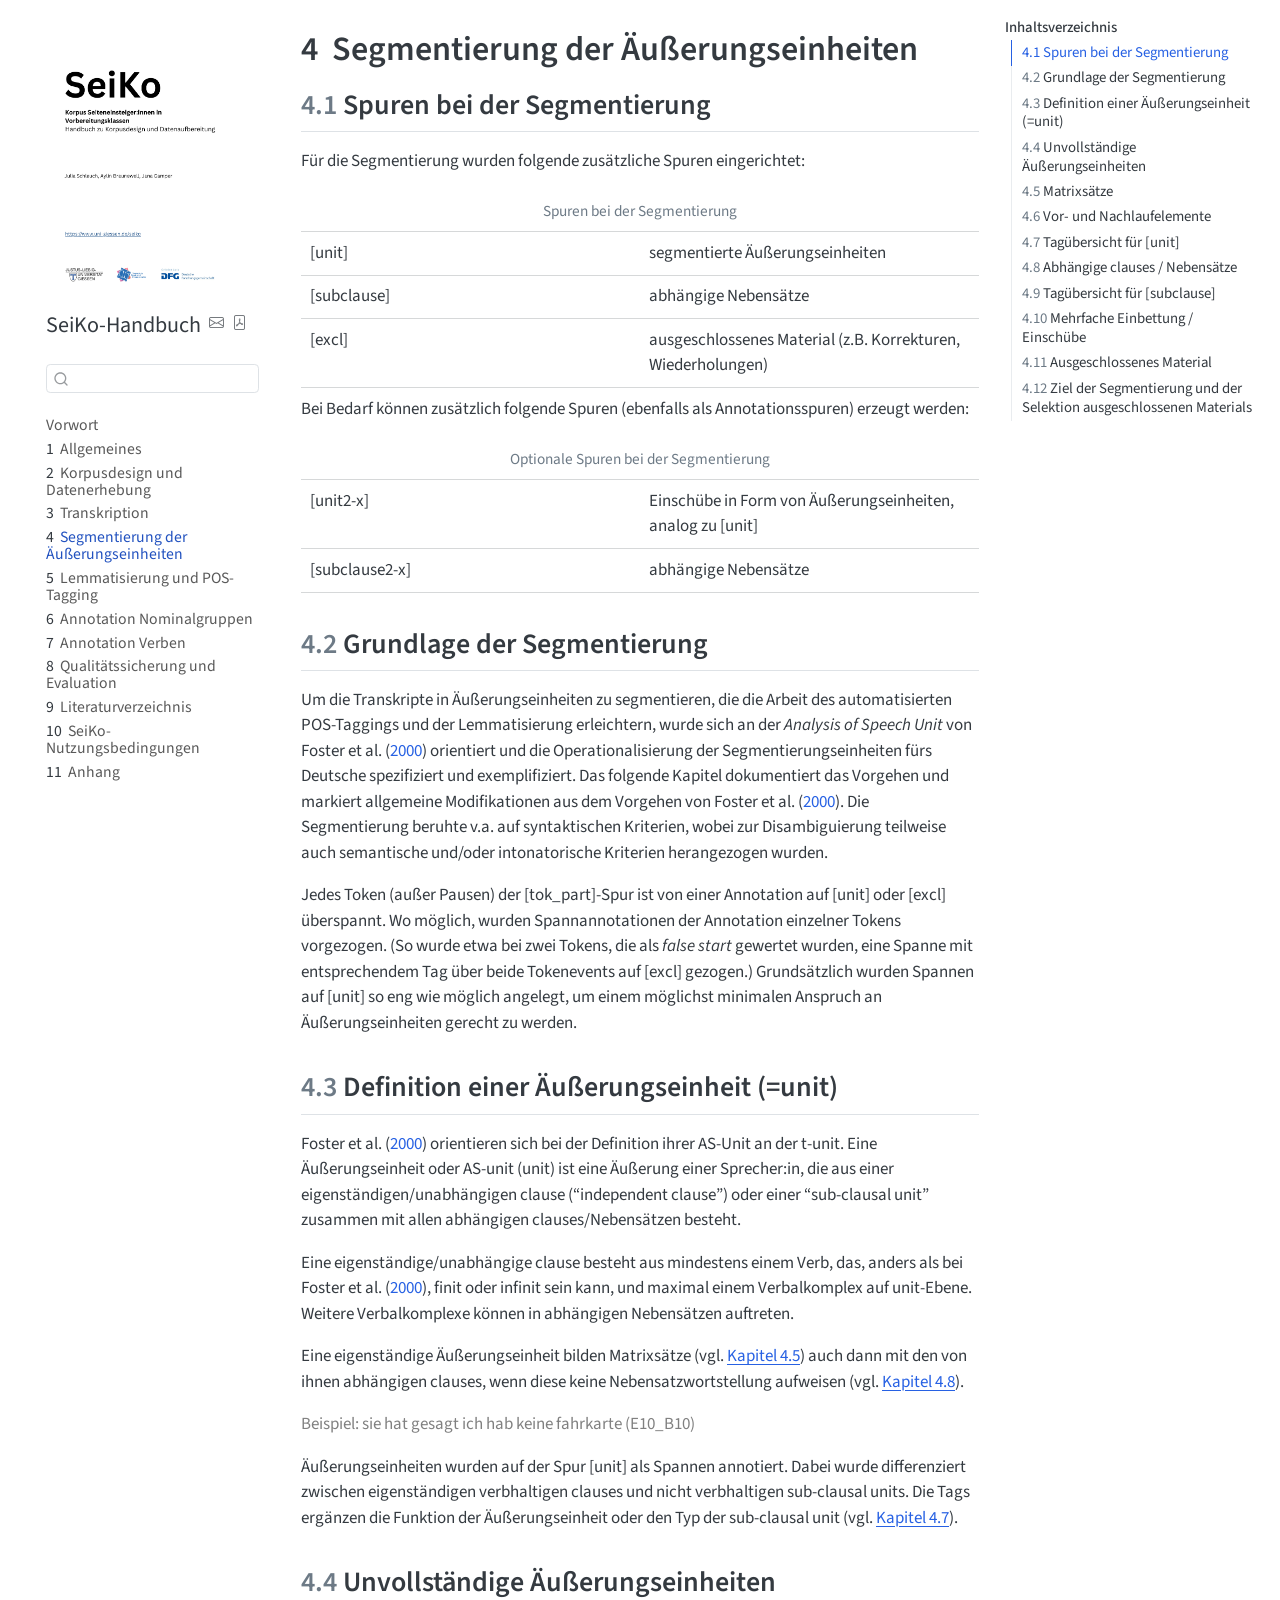
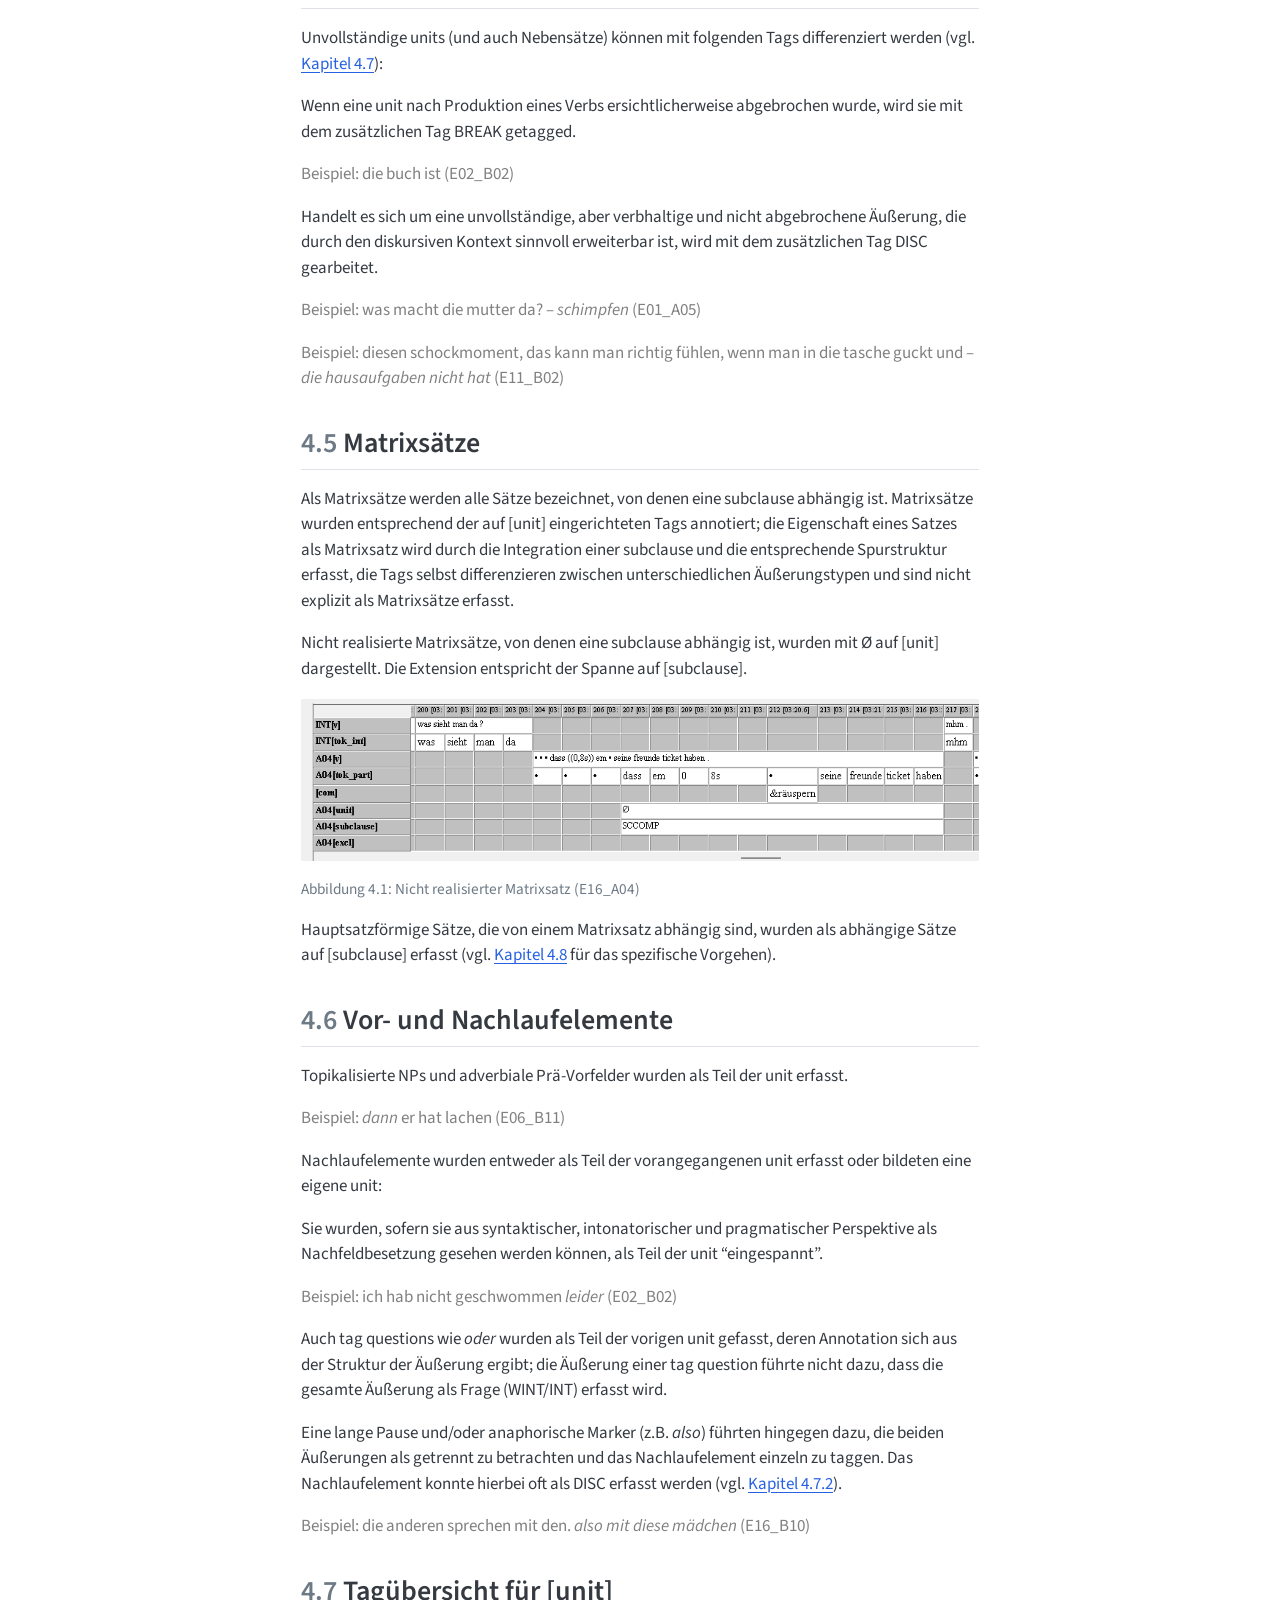
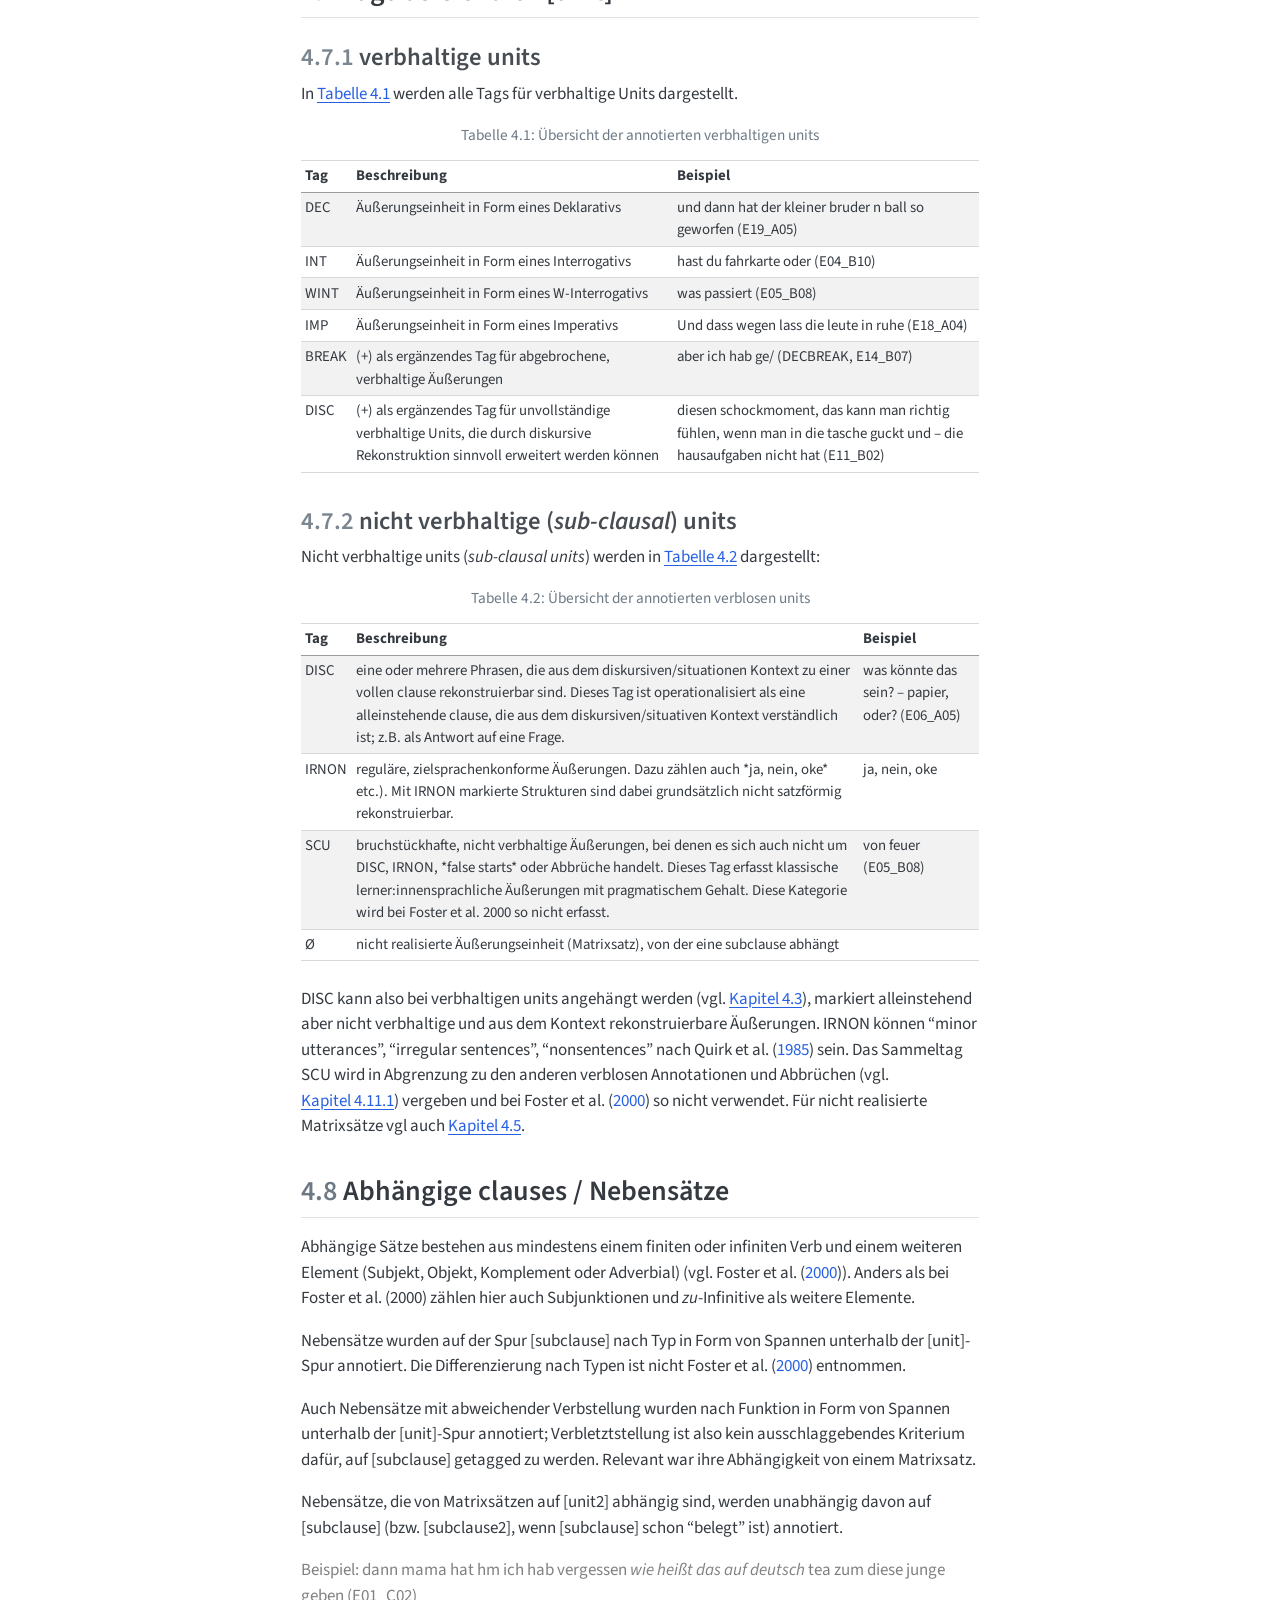
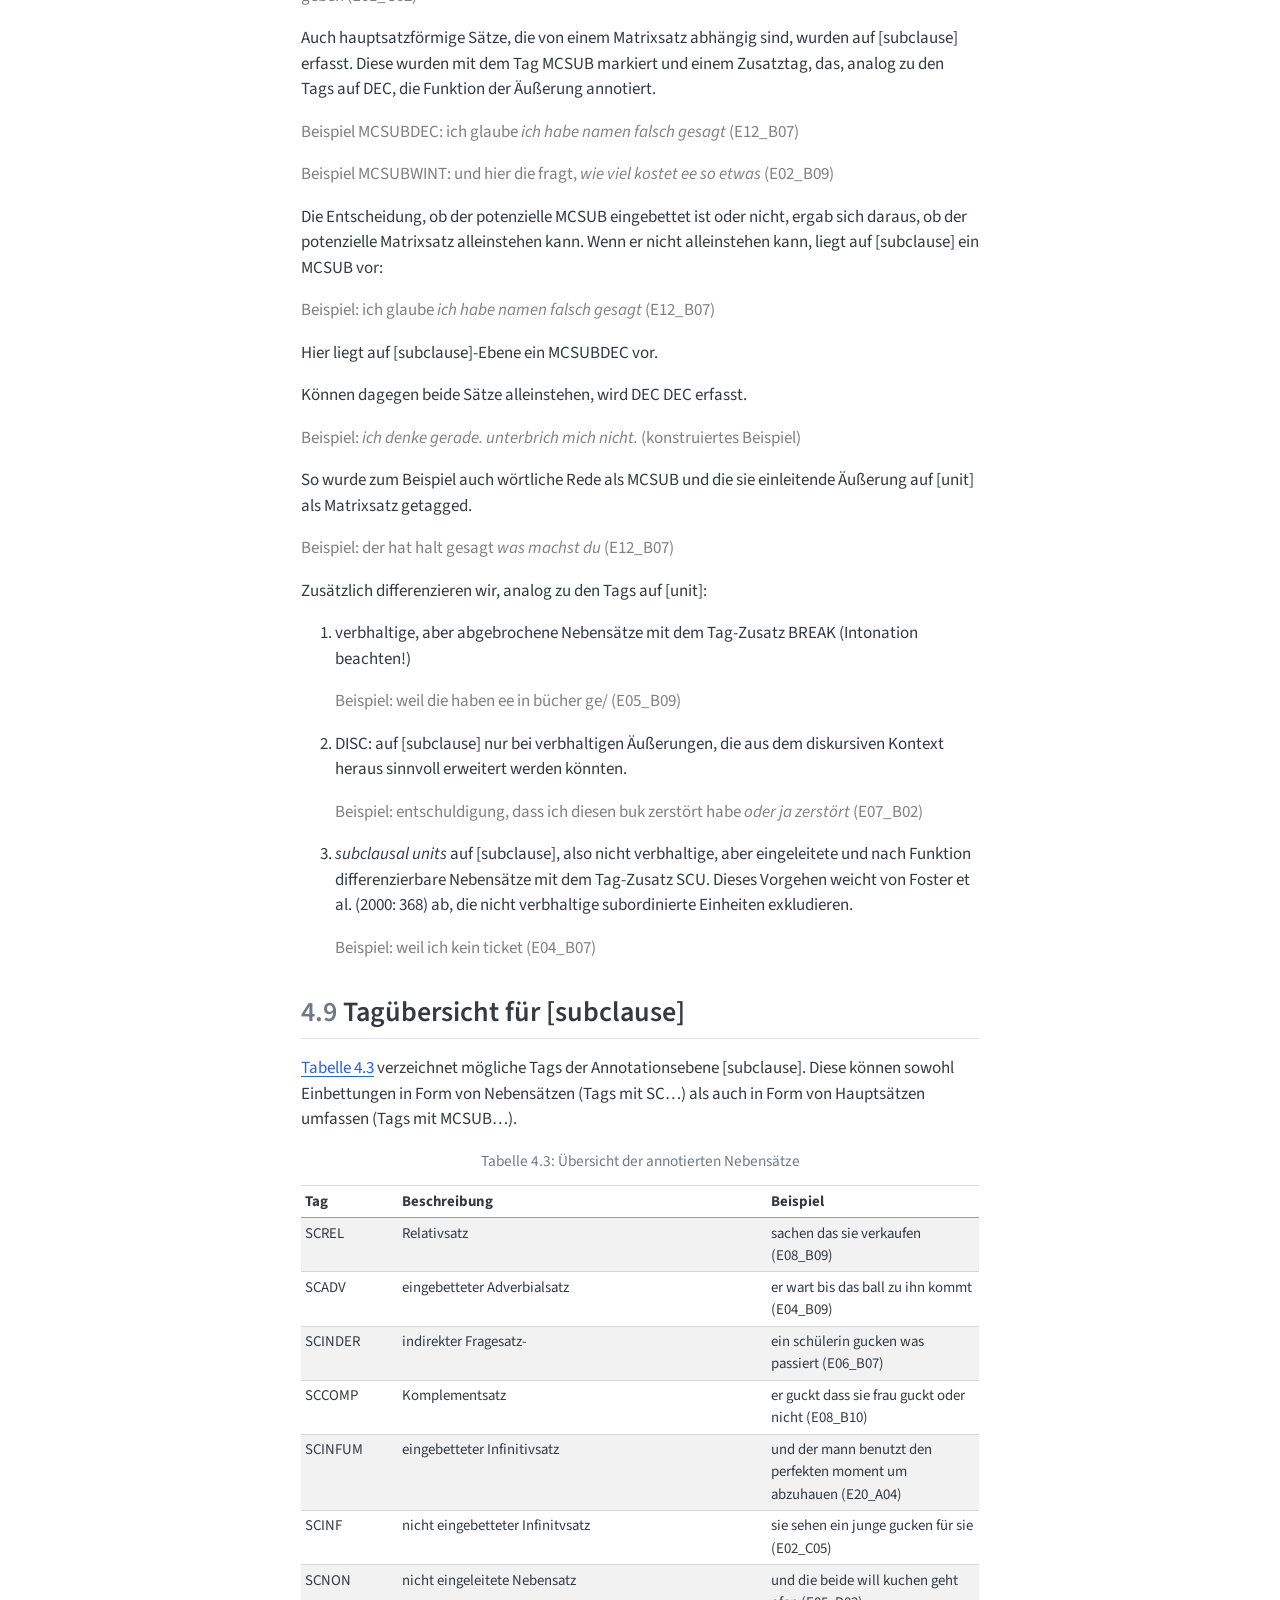
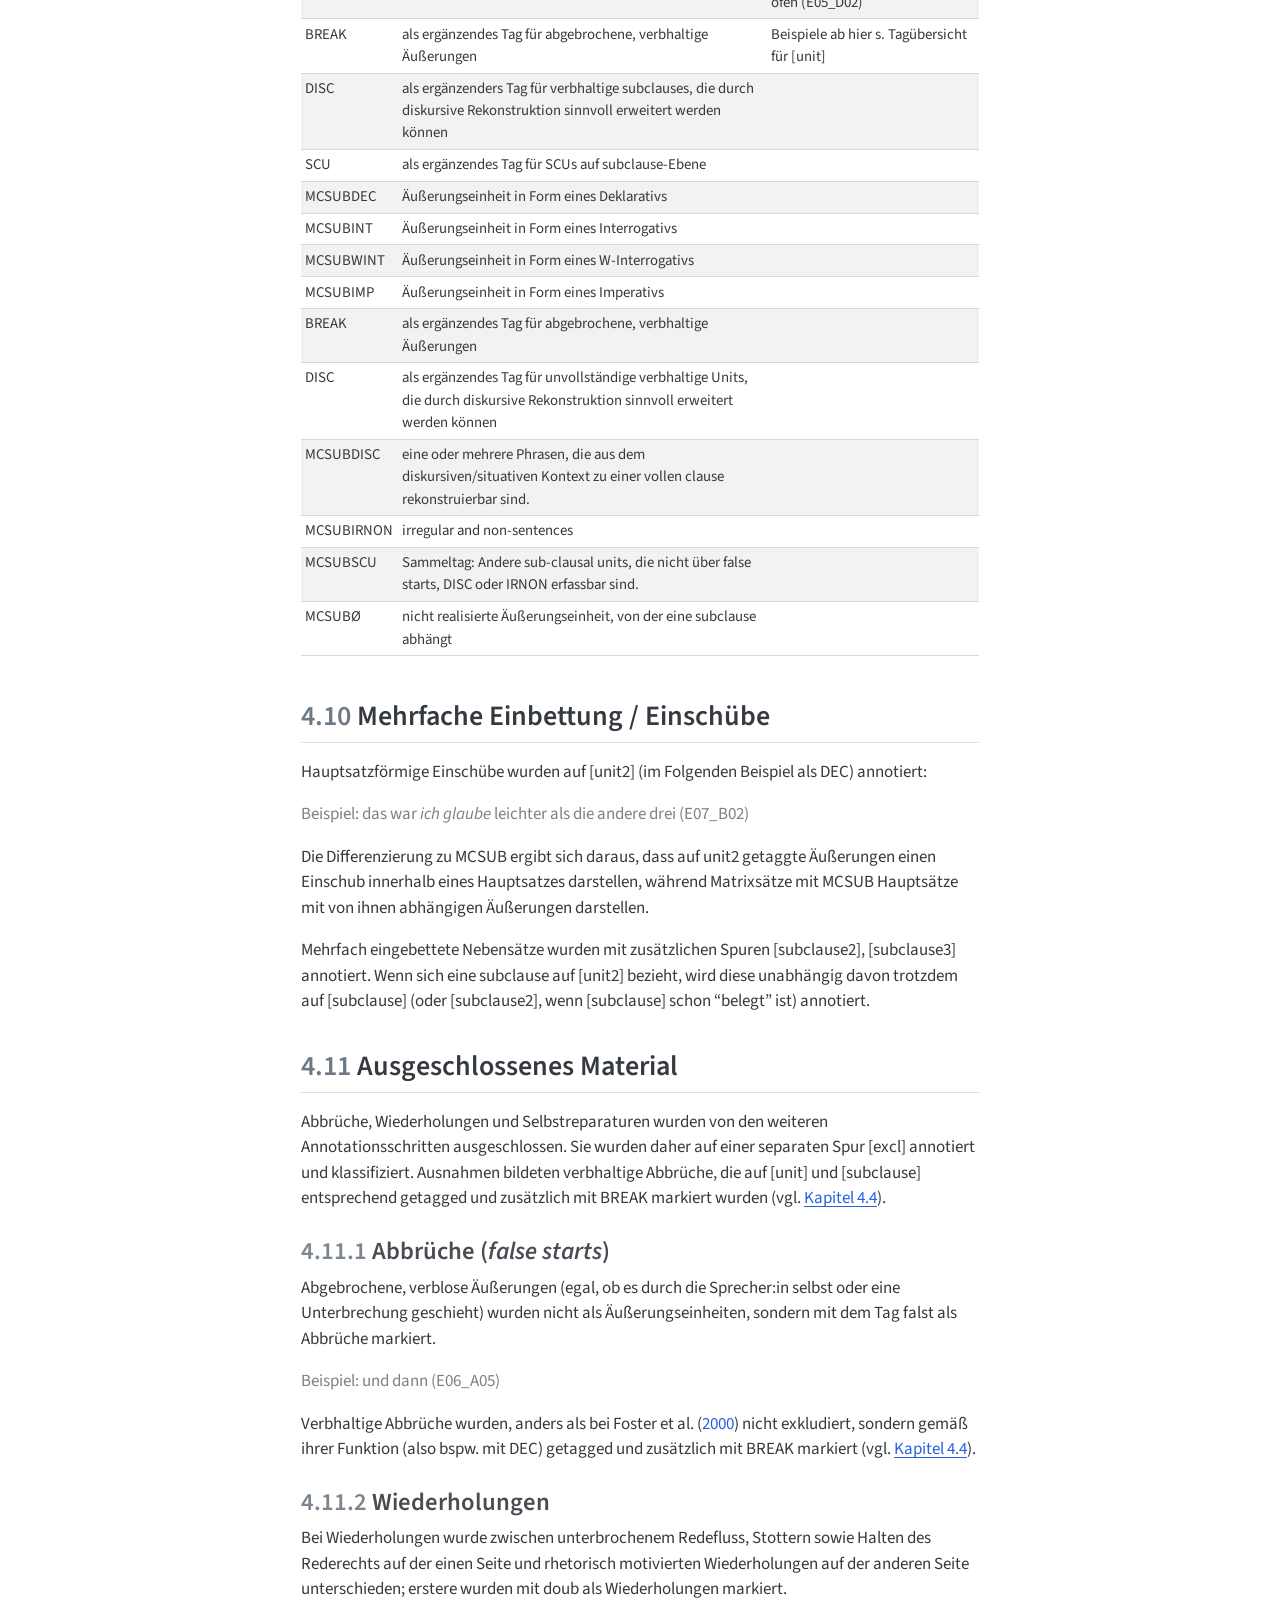
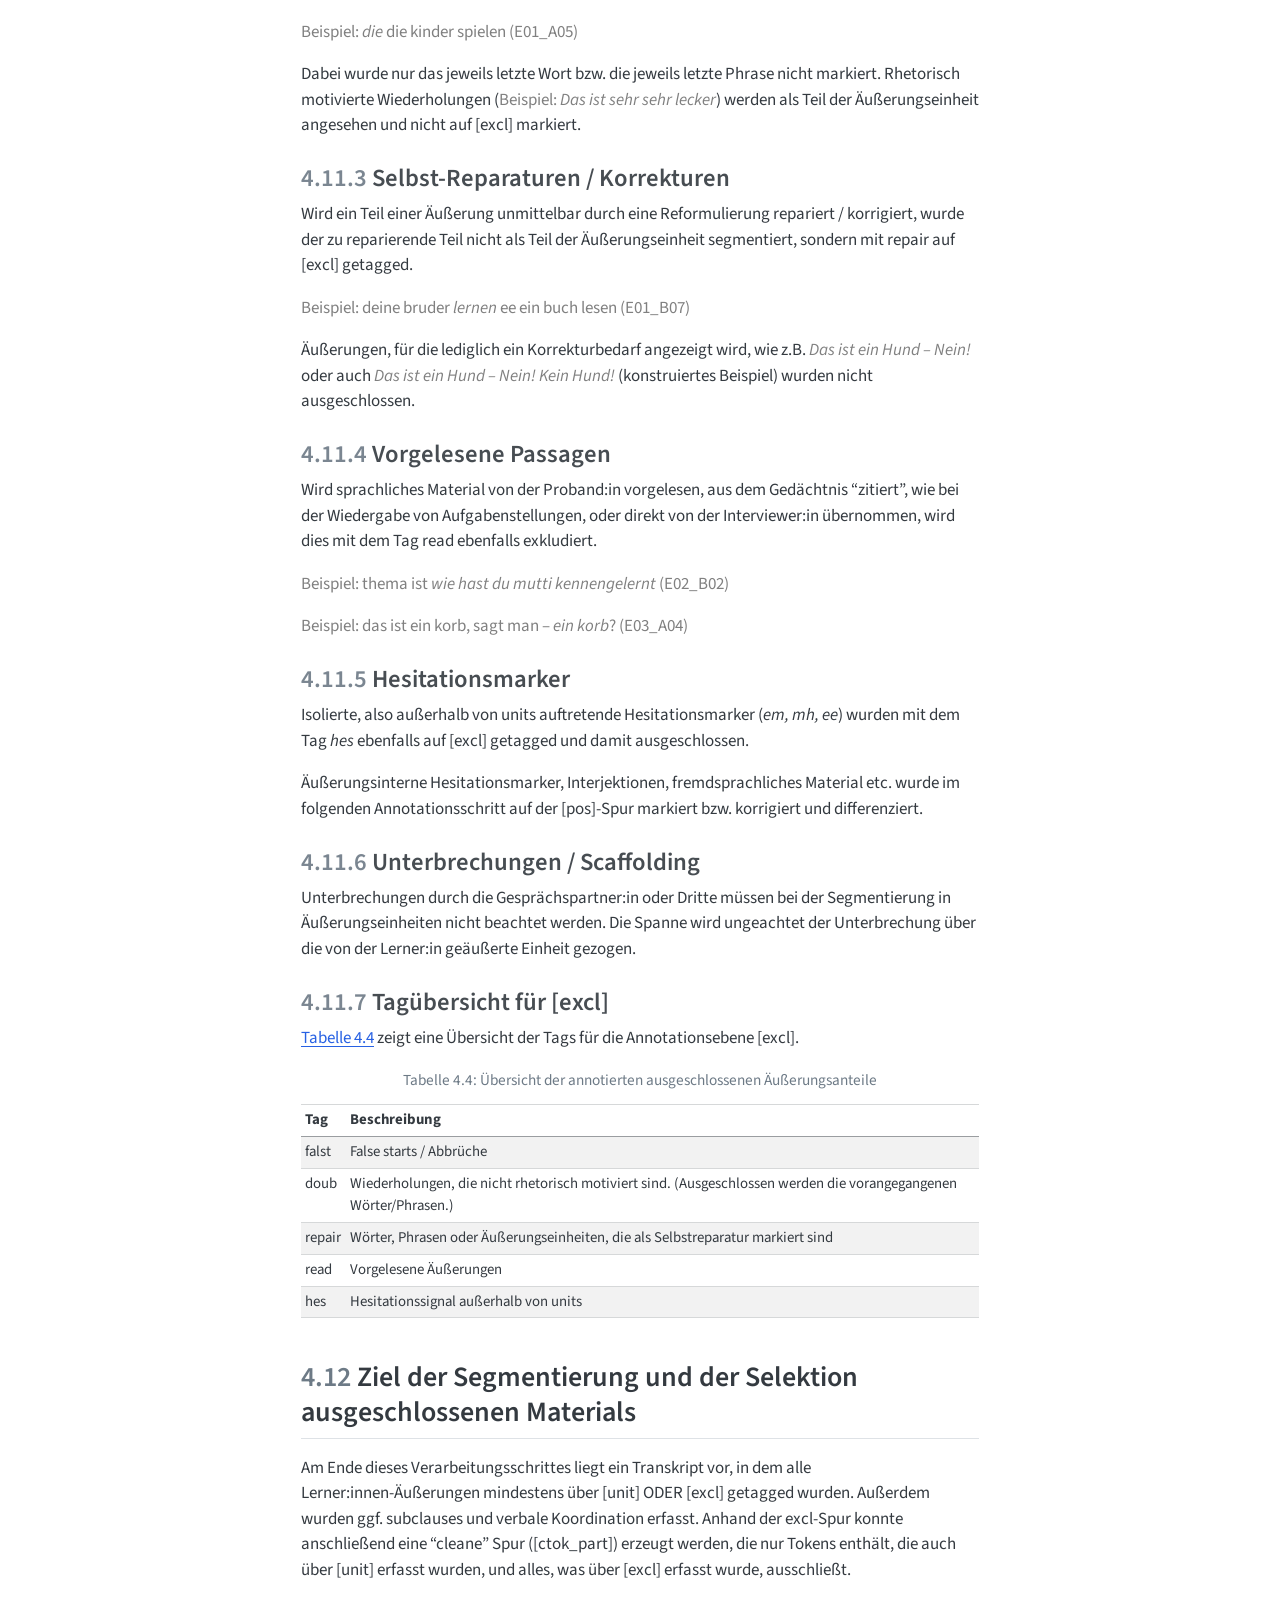
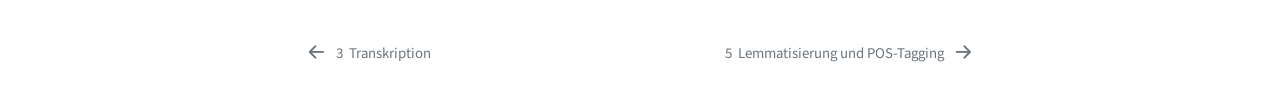
<file: segmentierung.html>
<!DOCTYPE html>
<html xmlns="http://www.w3.org/1999/xhtml" lang="de" xml:lang="de"><head>

<meta charset="utf-8">
<meta name="generator" content="quarto-1.10.18">

<meta name="viewport" content="width=device-width, initial-scale=1.0, user-scalable=yes">


<title>4&nbsp; Segmentierung der Äußerungseinheiten – SeiKo (Korpus Seiteneinsteiger:innen in Vorbereitungsklassen): Handbuch zu Korpusdesign und Datenaufbereitung</title>
<style>
/* Default styles provided by pandoc.
** See https://pandoc.org/MANUAL.html#variables-for-html for config info.
*/
span.smallcaps{font-variant: small-caps;}
div.columns{display: flex; gap: 1.5em;}
div.column{flex: auto;}
@media screen {
div.columns{gap: min(4vw, 1.5em);}
div.column{overflow-x: auto;}
}
div.hanging-indent{margin-left: 1.5em; text-indent: -1.5em;}
ul.task-list{list-style: none;}
ul.task-list li input[type="checkbox"] {
  width: 0.8em;
  margin: 0 0.8em 0.2em -1em; /* quarto-specific, see https://github.com/quarto-dev/quarto-cli/issues/4556 */ 
  vertical-align: middle;
}
/* CSS for citations */
div.csl-bib-body { }
div.csl-entry {
  clear: both;
  margin-bottom: 0em;
}
.hanging-indent div.csl-entry {
  margin-left:2em;
  text-indent:-2em;
}
div.csl-left-margin {
  min-width:2em;
  float:left;
}
div.csl-right-inline {
  margin-left:2em;
  padding-left:1em;
}
div.csl-indent {
  margin-left: 2em;
}</style>


<script src="site_libs/quarto-nav/quarto-nav.js"></script>
<script src="site_libs/quarto-nav/headroom.min.js"></script>
<script src="site_libs/clipboard/clipboard.min.js"></script>
<script src="site_libs/quarto-search/autocomplete.umd.js"></script>
<script src="site_libs/quarto-search/fuse.min.js"></script>
<script src="site_libs/quarto-search/quarto-search.js"></script>
<meta name="quarto:offset" content="./">
<link href="./lemmapos.html" rel="next">
<link href="./transkription.html" rel="prev">
<script src="site_libs/quarto-html/quarto.js" type="module"></script>
<script src="site_libs/quarto-html/tabsets/tabsets.js" type="module"></script>
<script src="site_libs/quarto-html/popper.min.js"></script>
<script src="site_libs/quarto-html/tippy.umd.min.js"></script>
<script src="site_libs/quarto-html/anchor.min.js"></script>
<link href="site_libs/quarto-html/tippy.css" rel="stylesheet">
<link href="site_libs/quarto-html/quarto-syntax-highlighting-64a204ab8560d761af7679ceaba22944.css" rel="stylesheet" id="quarto-text-highlighting-styles">
<script src="site_libs/bootstrap/bootstrap.min.js"></script>
<link href="site_libs/bootstrap/bootstrap-icons.css" rel="stylesheet">
<link href="site_libs/bootstrap/bootstrap-164cfe8d9d2495894d6b26734f072617.min.css" rel="stylesheet" append-hash="true" id="quarto-bootstrap" data-mode="light">
<script id="quarto-search-options" type="application/json">{
  "location": "sidebar",
  "copy-button": false,
  "collapse-after": 3,
  "panel-placement": "start",
  "type": "textbox",
  "limit": 50,
  "keyboard-shortcut": [
    "f",
    "/",
    "s"
  ],
  "show-item-context": false,
  "language": {
    "search-no-results-text": "Keine Treffer",
    "search-matching-documents-text": "Treffer",
    "search-copy-link-title": "Link in die Suche kopieren",
    "search-hide-matches-text": "Zusätzliche Treffer verbergen",
    "search-more-match-text": "weitere Treffer in diesem Dokument",
    "search-more-matches-text": "weitere Treffer in diesem Dokument",
    "search-clear-button-title": "Zurücksetzen",
    "search-text-placeholder": "",
    "search-detached-cancel-button-title": "Abbrechen",
    "search-submit-button-title": "Abschicken",
    "search-label": "Suchen"
  }
}</script>
<script src="site_libs/kePrint-0.0.1/kePrint.js"></script>
<link href="site_libs/lightable-0.0.1/lightable.css" rel="stylesheet">


<link rel="stylesheet" href="styles.css">
</head>

<body class="nav-sidebar floating quarto-light">

<div id="quarto-search-results"></div>
  <header id="quarto-header" class="headroom fixed-top">
  <nav class="quarto-secondary-nav">
    <div class="container-fluid d-flex">
      <button type="button" class="quarto-btn-toggle btn" data-bs-toggle="collapse" role="button" data-bs-target=".quarto-sidebar-collapse-item" aria-controls="quarto-sidebar" aria-expanded="false" aria-label="Seitenleiste umschalten" onclick="if (window.quartoToggleHeadroom) { window.quartoToggleHeadroom(); }">
        <i class="bi bi-layout-text-sidebar-reverse"></i>
      </button>
        <nav class="quarto-page-breadcrumbs" aria-label="breadcrumb"><ol class="breadcrumb"><li class="breadcrumb-item"><a href="./segmentierung.html"><span class="chapter-number">4</span>&nbsp; <span class="chapter-title">Segmentierung der Äußerungseinheiten</span></a></li></ol></nav>
        <a class="flex-grow-1" role="navigation" data-bs-toggle="collapse" data-bs-target=".quarto-sidebar-collapse-item" aria-controls="quarto-sidebar" aria-expanded="false" aria-label="Seitenleiste umschalten" onclick="if (window.quartoToggleHeadroom) { window.quartoToggleHeadroom(); }">      
        </a>
      <button type="button" class="btn quarto-search-button" aria-label="Suchen" onclick="window.quartoOpenSearch();">
        <i class="bi bi-search"></i>
      </button>
    </div>
  </nav>
</header>
<!-- content -->
<div id="quarto-content" class="quarto-container page-columns page-rows-contents page-layout-article">
<!-- sidebar -->
  <nav id="quarto-sidebar" class="sidebar collapse collapse-horizontal quarto-sidebar-collapse-item sidebar-navigation floating overflow-auto">
    <div class="pt-lg-2 mt-2 text-left sidebar-header sidebar-header-stacked">
      <a href="./index.html" class="sidebar-logo-link">
      <img src="./cover/handbuch_deckblatt.png" alt="Deckblatt des SeiKo-Handbuchs" class="sidebar-logo light-content py-0 d-lg-inline d-none">
      <img src="./cover/handbuch_deckblatt.png" alt="Deckblatt des SeiKo-Handbuchs" class="sidebar-logo dark-content py-0 d-lg-inline d-none">
      </a>
    <div class="sidebar-title mb-0 py-0">
      <a href="./">SeiKo-Handbuch</a> 
        <div class="sidebar-tools-main">
    <a href="mailto:seiko@uni-giessen.de" title="Kontakt" class="quarto-navigation-tool px-1" aria-label="Kontakt"><i class="bi bi-envelope"></i></a>
    <a href="./seiko-handbuch.pdf" title="Download PDF" class="quarto-navigation-tool px-1" aria-label="Download PDF"><i class="bi bi-file-pdf"></i></a>
</div>
    </div>
      </div>
        <div class="mt-2 flex-shrink-0 align-items-center">
        <div class="sidebar-search">
        <div id="quarto-search" class="" title="Suchen"></div>
        </div>
        </div>
    <div class="sidebar-menu-container"> 
    <ul class="list-unstyled mt-1">
        <li class="sidebar-item">
  <div class="sidebar-item-container"> 
  <a href="./index.html" class="sidebar-item-text sidebar-link">
 <span class="menu-text">Vorwort</span></a>
  </div>
</li>
        <li class="sidebar-item">
  <div class="sidebar-item-container"> 
  <a href="./einleitung.html" class="sidebar-item-text sidebar-link">
 <span class="menu-text"><span class="chapter-number">1</span>&nbsp; <span class="chapter-title">Allgemeines</span></span></a>
  </div>
</li>
        <li class="sidebar-item">
  <div class="sidebar-item-container"> 
  <a href="./datenerhebung.html" class="sidebar-item-text sidebar-link">
 <span class="menu-text"><span class="chapter-number">2</span>&nbsp; <span class="chapter-title">Korpusdesign und Datenerhebung</span></span></a>
  </div>
</li>
        <li class="sidebar-item">
  <div class="sidebar-item-container"> 
  <a href="./transkription.html" class="sidebar-item-text sidebar-link">
 <span class="menu-text"><span class="chapter-number">3</span>&nbsp; <span class="chapter-title">Transkription</span></span></a>
  </div>
</li>
        <li class="sidebar-item">
  <div class="sidebar-item-container"> 
  <a href="./segmentierung.html" class="sidebar-item-text sidebar-link active">
 <span class="menu-text"><span class="chapter-number">4</span>&nbsp; <span class="chapter-title">Segmentierung der Äußerungseinheiten</span></span></a>
  </div>
</li>
        <li class="sidebar-item">
  <div class="sidebar-item-container"> 
  <a href="./lemmapos.html" class="sidebar-item-text sidebar-link">
 <span class="menu-text"><span class="chapter-number">5</span>&nbsp; <span class="chapter-title">Lemmatisierung und POS-Tagging</span></span></a>
  </div>
</li>
        <li class="sidebar-item">
  <div class="sidebar-item-container"> 
  <a href="./ngr.html" class="sidebar-item-text sidebar-link">
 <span class="menu-text"><span class="chapter-number">6</span>&nbsp; <span class="chapter-title">Annotation Nominalgruppen</span></span></a>
  </div>
</li>
        <li class="sidebar-item">
  <div class="sidebar-item-container"> 
  <a href="./verb.html" class="sidebar-item-text sidebar-link">
 <span class="menu-text"><span class="chapter-number">7</span>&nbsp; <span class="chapter-title">Annotation Verben</span></span></a>
  </div>
</li>
        <li class="sidebar-item">
  <div class="sidebar-item-container"> 
  <a href="./evaluation.html" class="sidebar-item-text sidebar-link">
 <span class="menu-text"><span class="chapter-number">8</span>&nbsp; <span class="chapter-title">Qualitätssicherung und Evaluation</span></span></a>
  </div>
</li>
        <li class="sidebar-item">
  <div class="sidebar-item-container"> 
  <a href="./references.html" class="sidebar-item-text sidebar-link">
 <span class="menu-text"><span class="chapter-number">9</span>&nbsp; <span class="chapter-title">Literaturverzeichnis</span></span></a>
  </div>
</li>
        <li class="sidebar-item">
  <div class="sidebar-item-container"> 
  <a href="./nutzungsbedingungen.html" class="sidebar-item-text sidebar-link">
 <span class="menu-text"><span class="chapter-number">10</span>&nbsp; <span class="chapter-title">SeiKo-Nutzungsbedingungen</span></span></a>
  </div>
</li>
        <li class="sidebar-item">
  <div class="sidebar-item-container"> 
  <a href="./Anhang/anhang.html" class="sidebar-item-text sidebar-link">
 <span class="menu-text"><span class="chapter-number">11</span>&nbsp; <span class="chapter-title">Anhang</span></span></a>
  </div>
</li>
    </ul>
    </div>
</nav>
<div id="quarto-sidebar-glass" class="quarto-sidebar-collapse-item" data-bs-toggle="collapse" data-bs-target=".quarto-sidebar-collapse-item"></div>
<!-- margin-sidebar -->
    <div id="quarto-margin-sidebar" class="sidebar margin-sidebar">
        <nav id="TOC" role="doc-toc" class="toc-active">
    <h2 id="toc-title">Inhaltsverzeichnis</h2>
   
  <ul>
  <li><a href="#sec-spuren-seg" id="toc-sec-spuren-seg" class="nav-link active" data-scroll-target="#sec-spuren-seg"><span class="header-section-number">4.1</span> Spuren bei der Segmentierung</a></li>
  <li><a href="#sec-seggrundlage" id="toc-sec-seggrundlage" class="nav-link" data-scroll-target="#sec-seggrundlage"><span class="header-section-number">4.2</span> Grundlage der Segmentierung</a></li>
  <li><a href="#sec-unit" id="toc-sec-unit" class="nav-link" data-scroll-target="#sec-unit"><span class="header-section-number">4.3</span> Definition einer Äußerungseinheit (=unit)</a></li>
  <li><a href="#sec-unvollstaendig" id="toc-sec-unvollstaendig" class="nav-link" data-scroll-target="#sec-unvollstaendig"><span class="header-section-number">4.4</span> Unvollständige Äußerungseinheiten</a></li>
  <li><a href="#sec-matrix" id="toc-sec-matrix" class="nav-link" data-scroll-target="#sec-matrix"><span class="header-section-number">4.5</span> Matrixsätze</a></li>
  <li><a href="#vor--und-nachlaufelemente" id="toc-vor--und-nachlaufelemente" class="nav-link" data-scroll-target="#vor--und-nachlaufelemente"><span class="header-section-number">4.6</span> Vor- und Nachlaufelemente</a></li>
  <li><a href="#sec-tags_unit" id="toc-sec-tags_unit" class="nav-link" data-scroll-target="#sec-tags_unit"><span class="header-section-number">4.7</span> Tagübersicht für [unit]</a>
  <ul class="collapse">
  <li><a href="#sec-tags_unitverb" id="toc-sec-tags_unitverb" class="nav-link" data-scroll-target="#sec-tags_unitverb"><span class="header-section-number">4.7.1</span> verbhaltige units</a></li>
  <li><a href="#sec-tags_subclausal" id="toc-sec-tags_subclausal" class="nav-link" data-scroll-target="#sec-tags_subclausal"><span class="header-section-number">4.7.2</span> nicht verbhaltige (<em>sub-clausal</em>) units</a></li>
  </ul></li>
  <li><a href="#sec-subclause" id="toc-sec-subclause" class="nav-link" data-scroll-target="#sec-subclause"><span class="header-section-number">4.8</span> Abhängige clauses / Nebensätze</a></li>
  <li><a href="#sec-tags_subclause" id="toc-sec-tags_subclause" class="nav-link" data-scroll-target="#sec-tags_subclause"><span class="header-section-number">4.9</span> Tagübersicht für [subclause]</a></li>
  <li><a href="#mehrfache-einbettung-einschübe" id="toc-mehrfache-einbettung-einschübe" class="nav-link" data-scroll-target="#mehrfache-einbettung-einschübe"><span class="header-section-number">4.10</span> Mehrfache Einbettung / Einschübe</a></li>
  <li><a href="#sec-excludings" id="toc-sec-excludings" class="nav-link" data-scroll-target="#sec-excludings"><span class="header-section-number">4.11</span> Ausgeschlossenes Material</a>
  <ul class="collapse">
  <li><a href="#sec-abbrueche" id="toc-sec-abbrueche" class="nav-link" data-scroll-target="#sec-abbrueche"><span class="header-section-number">4.11.1</span> Abbrüche (<em>false starts</em>)</a></li>
  <li><a href="#sec-wiederholungen" id="toc-sec-wiederholungen" class="nav-link" data-scroll-target="#sec-wiederholungen"><span class="header-section-number">4.11.2</span> Wiederholungen</a></li>
  <li><a href="#sec-korrekturen" id="toc-sec-korrekturen" class="nav-link" data-scroll-target="#sec-korrekturen"><span class="header-section-number">4.11.3</span> Selbst-Reparaturen / Korrekturen</a></li>
  <li><a href="#sec-reading" id="toc-sec-reading" class="nav-link" data-scroll-target="#sec-reading"><span class="header-section-number">4.11.4</span> Vorgelesene Passagen</a></li>
  <li><a href="#sec-hesitationexcl" id="toc-sec-hesitationexcl" class="nav-link" data-scroll-target="#sec-hesitationexcl"><span class="header-section-number">4.11.5</span> Hesitationsmarker</a></li>
  <li><a href="#sec-scaffolding" id="toc-sec-scaffolding" class="nav-link" data-scroll-target="#sec-scaffolding"><span class="header-section-number">4.11.6</span> Unterbrechungen / Scaffolding</a></li>
  <li><a href="#sec-tags_excl" id="toc-sec-tags_excl" class="nav-link" data-scroll-target="#sec-tags_excl"><span class="header-section-number">4.11.7</span> Tagübersicht für [excl]</a></li>
  </ul></li>
  <li><a href="#ziel-der-segmentierung-und-der-selektion-ausgeschlossenen-materials" id="toc-ziel-der-segmentierung-und-der-selektion-ausgeschlossenen-materials" class="nav-link" data-scroll-target="#ziel-der-segmentierung-und-der-selektion-ausgeschlossenen-materials"><span class="header-section-number">4.12</span> Ziel der Segmentierung und der Selektion ausgeschlossenen Materials</a></li>
  </ul>
</nav>
    </div>
<!-- main -->
<main class="content" id="quarto-document-content">

<header id="title-block-header" class="quarto-title-block default">
<div class="quarto-title">
<h1 class="title"><span id="sec-segmentierung" class="quarto-section-identifier"><span class="chapter-number">4</span>&nbsp; <span class="chapter-title">Segmentierung der Äußerungseinheiten</span></span></h1>
</div>



<div class="quarto-title-meta">

    
  
    
  </div>
  


</header>


<section id="sec-spuren-seg" class="level2" data-number="4.1">
<h2 data-number="4.1" class="anchored" data-anchor-id="sec-spuren-seg"><span class="header-section-number">4.1</span> Spuren bei der Segmentierung</h2>
<p>Für die Segmentierung wurden folgende zusätzliche Spuren eingerichtet:</p>
<table class="caption-top table">
<caption>Spuren bei der Segmentierung</caption>
<colgroup>
<col style="width: 50%">
<col style="width: 50%">
</colgroup>
<tbody>
<tr class="odd">
<td>[unit]</td>
<td>segmentierte Äußerungseinheiten</td>
</tr>
<tr class="even">
<td>[subclause]</td>
<td>abhängige Nebensätze</td>
</tr>
<tr class="odd">
<td>[excl]</td>
<td>ausgeschlossenes Material (z.B. Korrekturen, Wiederholungen)</td>
</tr>
</tbody>
</table>
<p>Bei Bedarf können zusätzlich folgende Spuren (ebenfalls als Annotationsspuren) erzeugt werden:</p>
<table class="caption-top table">
<caption>Optionale Spuren bei der Segmentierung</caption>
<colgroup>
<col style="width: 50%">
<col style="width: 50%">
</colgroup>
<tbody>
<tr class="odd">
<td>[unit2-x]</td>
<td>Einschübe in Form von Äußerungseinheiten, analog zu [unit]</td>
</tr>
<tr class="even">
<td>[subclause2-x]</td>
<td>abhängige Nebensätze</td>
</tr>
</tbody>
</table>
</section>
<section id="sec-seggrundlage" class="level2" data-number="4.2">
<h2 data-number="4.2" class="anchored" data-anchor-id="sec-seggrundlage"><span class="header-section-number">4.2</span> Grundlage der Segmentierung</h2>
<p>Um die Transkripte in Äußerungseinheiten zu segmentieren, die die Arbeit des automatisierten POS-Taggings und der Lemmatisierung erleichtern, wurde sich an der <em>Analysis of Speech Unit</em> von <span class="citation" data-cites="Foster.etal2000Measuringspokenlanguage">Foster et al. (<a href="references.html#ref-Foster.etal2000Measuringspokenlanguage" role="doc-biblioref">2000</a>)</span> orientiert und die Operationalisierung der Segmentierungseinheiten fürs Deutsche spezifiziert und exemplifiziert. Das folgende Kapitel dokumentiert das Vorgehen und markiert allgemeine Modifikationen aus dem Vorgehen von <span class="citation" data-cites="Foster.etal2000Measuringspokenlanguage">Foster et al. (<a href="references.html#ref-Foster.etal2000Measuringspokenlanguage" role="doc-biblioref">2000</a>)</span>. Die Segmentierung beruhte v.a. auf syntaktischen Kriterien, wobei zur Disambiguierung teilweise auch semantische und/oder intonatorische Kriterien herangezogen wurden.</p>
<p>Jedes Token (außer Pausen) der [tok_part]-Spur ist von einer Annotation auf [unit] oder [excl] überspannt. Wo möglich, wurden Spannannotationen der Annotation einzelner Tokens vorgezogen. (So wurde etwa bei zwei Tokens, die als <em>false start</em> gewertet wurden, eine Spanne mit entsprechendem Tag über beide Tokenevents auf [excl] gezogen.) Grundsätzlich wurden Spannen auf [unit] so eng wie möglich angelegt, um einem möglichst minimalen Anspruch an Äußerungseinheiten gerecht zu werden.</p>
</section>
<section id="sec-unit" class="level2" data-number="4.3">
<h2 data-number="4.3" class="anchored" data-anchor-id="sec-unit"><span class="header-section-number">4.3</span> Definition einer Äußerungseinheit (=unit)</h2>
<p><span class="citation" data-cites="Foster.etal2000Measuringspokenlanguage">Foster et al. (<a href="references.html#ref-Foster.etal2000Measuringspokenlanguage" role="doc-biblioref">2000</a>)</span> orientieren sich bei der Definition ihrer AS-Unit an der t-unit. Eine Äußerungseinheit oder AS-unit (unit) ist eine Äußerung einer Sprecher:in, die aus einer eigenständigen/unabhängigen clause (“independent clause”) oder einer “sub-clausal unit” zusammen mit allen abhängigen clauses/Nebensätzen besteht.</p>
<p>Eine eigenständige/unabhängige clause besteht aus mindestens einem Verb, das, anders als bei <span class="citation" data-cites="Foster.etal2000Measuringspokenlanguage">Foster et al. (<a href="references.html#ref-Foster.etal2000Measuringspokenlanguage" role="doc-biblioref">2000</a>)</span>, finit oder infinit sein kann, und maximal einem Verbalkomplex auf unit-Ebene. Weitere Verbalkomplexe können in abhängigen Nebensätzen auftreten.</p>
<p>Eine eigenständige Äußerungseinheit bilden Matrixsätze (vgl. <a href="#sec-matrix" class="quarto-xref"><span>Kapitel 4.5</span></a>) auch dann mit den von ihnen abhängigen clauses, wenn diese keine Nebensatzwortstellung aufweisen (vgl. <a href="#sec-subclause" class="quarto-xref"><span>Kapitel 4.8</span></a>).</p>
<p><span class="beispiel">Beispiel: sie hat gesagt ich hab keine fahrkarte (E10_B10)</span></p>
<p>Äußerungseinheiten wurden auf der Spur [unit] als Spannen annotiert. Dabei wurde differenziert zwischen eigenständigen verbhaltigen clauses und nicht verbhaltigen sub-clausal units. Die Tags ergänzen die Funktion der Äußerungseinheit oder den Typ der sub-clausal unit (vgl. <a href="#sec-tags_unit" class="quarto-xref"><span>Kapitel 4.7</span></a>).</p>
</section>
<section id="sec-unvollstaendig" class="level2" data-number="4.4">
<h2 data-number="4.4" class="anchored" data-anchor-id="sec-unvollstaendig"><span class="header-section-number">4.4</span> Unvollständige Äußerungseinheiten</h2>
<p>Unvollständige units (und auch Nebensätze) können mit folgenden Tags differenziert werden (vgl. <a href="#sec-tags_unit" class="quarto-xref"><span>Kapitel 4.7</span></a>):</p>
<p>Wenn eine unit nach Produktion eines Verbs ersichtlicherweise abgebrochen wurde, wird sie mit dem zusätzlichen Tag BREAK getagged.</p>
<p><span class="beispiel">Beispiel: die buch ist (E02_B02)</span></p>
<p>Handelt es sich um eine unvollständige, aber verbhaltige und nicht abgebrochene Äußerung, die durch den diskursiven Kontext sinnvoll erweiterbar ist, wird mit dem zusätzlichen Tag DISC gearbeitet.</p>
<p><span class="beispiel">Beispiel: was macht die mutter da? – <em>schimpfen</em> (E01_A05)</span></p>
<p><span class="beispiel">Beispiel: diesen schockmoment, das kann man richtig fühlen, wenn man in die tasche guckt und – <em>die hausaufgaben nicht hat</em> (E11_B02)</span></p>
</section>
<section id="sec-matrix" class="level2" data-number="4.5">
<h2 data-number="4.5" class="anchored" data-anchor-id="sec-matrix"><span class="header-section-number">4.5</span> Matrixsätze</h2>
<p>Als Matrixsätze werden alle Sätze bezeichnet, von denen eine subclause abhängig ist. Matrixsätze wurden entsprechend der auf [unit] eingerichteten Tags annotiert; die Eigenschaft eines Satzes als Matrixsatz wird durch die Integration einer subclause und die entsprechende Spurstruktur erfasst, die Tags selbst differenzieren zwischen unterschiedlichen Äußerungstypen und sind nicht explizit als Matrixsätze erfasst.</p>
<p>Nicht realisierte Matrixsätze, von denen eine subclause abhängig ist, wurden mit Ø auf [unit] dargestellt. Die Extension entspricht der Spanne auf [subclause].</p>
<div id="fig-nicht-realisierter-matrixsatz" class="quarto-float quarto-figure quarto-figure-center anchored" data-fig-align="center" data-fig-pos="!htbp">
<figure class="quarto-float quarto-float-fig figure">
<div aria-describedby="fig-nicht-realisierter-matrixsatz-caption-0ceaefa1-69ba-4598-a22c-09a6ac19f8ca">
<img src="ABB/abb_nicht_realisierter_matrixsatz.PNG" class="img-fluid quarto-figure quarto-figure-center figure-img" style="width:100.0%" data-fig-pos="!htbp">
</div>
<figcaption class="quarto-float-caption-bottom quarto-float-caption quarto-float-fig" id="fig-nicht-realisierter-matrixsatz-caption-0ceaefa1-69ba-4598-a22c-09a6ac19f8ca">
Abbildung&nbsp;4.1: Nicht realisierter Matrixsatz (E16_A04)
</figcaption>
</figure>
</div>
<p>Hauptsatzförmige Sätze, die von einem Matrixsatz abhängig sind, wurden als abhängige Sätze auf [subclause] erfasst (vgl. <a href="#sec-subclause" class="quarto-xref"><span>Kapitel 4.8</span></a> für das spezifische Vorgehen).</p>
</section>
<section id="vor--und-nachlaufelemente" class="level2" data-number="4.6">
<h2 data-number="4.6" class="anchored" data-anchor-id="vor--und-nachlaufelemente"><span class="header-section-number">4.6</span> Vor- und Nachlaufelemente</h2>
<p>Topikalisierte NPs und adverbiale Prä-Vorfelder wurden als Teil der unit erfasst.</p>
<p><span class="beispiel">Beispiel: <em>dann</em> er hat lachen (E06_B11)</span></p>
<p>Nachlaufelemente wurden entweder als Teil der vorangegangenen unit erfasst oder bildeten eine eigene unit:</p>
<p>Sie wurden, sofern sie aus syntaktischer, intonatorischer und pragmatischer Perspektive als Nachfeldbesetzung gesehen werden können, als Teil der unit “eingespannt”.</p>
<p><span class="beispiel">Beispiel: ich hab nicht geschwommen <em>leider</em> (E02_B02)</span></p>
<p>Auch tag questions wie <em>oder</em> wurden als Teil der vorigen unit gefasst, deren Annotation sich aus der Struktur der Äußerung ergibt; die Äußerung einer tag question führte nicht dazu, dass die gesamte Äußerung als Frage (WINT/INT) erfasst wird.</p>
<p>Eine lange Pause und/oder anaphorische Marker (z.B. <em>also</em>) führten hingegen dazu, die beiden Äußerungen als getrennt zu betrachten und das Nachlaufelement einzeln zu taggen. Das Nachlaufelement konnte hierbei oft als DISC erfasst werden (vgl. <a href="#sec-tags_subclausal" class="quarto-xref"><span>Kapitel 4.7.2</span></a>).</p>
<p><span class="beispiel">Beispiel: die anderen sprechen mit den. <em>also mit diese mädchen</em> (E16_B10)</span></p>
</section>
<section id="sec-tags_unit" class="level2" data-number="4.7">
<h2 data-number="4.7" class="anchored" data-anchor-id="sec-tags_unit"><span class="header-section-number">4.7</span> Tagübersicht für [unit]</h2>
<section id="sec-tags_unitverb" class="level3" data-number="4.7.1">
<h3 data-number="4.7.1" class="anchored" data-anchor-id="sec-tags_unitverb"><span class="header-section-number">4.7.1</span> verbhaltige units</h3>
<p>In <a href="#tbl-unit-verb" class="quarto-xref">Tabelle&nbsp;<span>4.1</span></a> werden alle Tags für verbhaltige Units dargestellt.</p>
<div class="cell">
<div id="tbl-unit-verb" class="cell quarto-float quarto-figure quarto-figure-center anchored">
<figure class="quarto-float quarto-float-tbl figure">
<figcaption class="quarto-float-caption-top quarto-float-caption quarto-float-tbl" id="tbl-unit-verb-caption-0ceaefa1-69ba-4598-a22c-09a6ac19f8ca">
Tabelle&nbsp;4.1: Übersicht der annotierten verbhaltigen units
</figcaption>
<div aria-describedby="tbl-unit-verb-caption-0ceaefa1-69ba-4598-a22c-09a6ac19f8ca">
<div class="cell-output-display">
<div class="table-responsive">
<table class="table table-hover table-condensed cell caption-top table-sm table-striped small">
<thead>
<tr class="header">
<th style="text-align: left;" data-quarto-table-cell-role="th">Tag</th>
<th style="text-align: left;" data-quarto-table-cell-role="th">Beschreibung</th>
<th style="text-align: left;" data-quarto-table-cell-role="th">Beispiel</th>
</tr>
</thead>
<tbody>
<tr class="odd">
<td style="text-align: left;">DEC</td>
<td style="text-align: left;">Äußerungseinheit in Form eines Deklarativs</td>
<td style="text-align: left;">und dann hat der kleiner bruder n ball so geworfen (E19_A05)</td>
</tr>
<tr class="even">
<td style="text-align: left;">INT</td>
<td style="text-align: left;">Äußerungseinheit in Form eines Interrogativs</td>
<td style="text-align: left;">hast du fahrkarte oder (E04_B10)</td>
</tr>
<tr class="odd">
<td style="text-align: left;">WINT</td>
<td style="text-align: left;">Äußerungseinheit in Form eines W-Interrogativs</td>
<td style="text-align: left;">was passiert (E05_B08)</td>
</tr>
<tr class="even">
<td style="text-align: left;">IMP</td>
<td style="text-align: left;">Äußerungseinheit in Form eines Imperativs</td>
<td style="text-align: left;">Und dass wegen lass die leute in ruhe (E18_A04)</td>
</tr>
<tr class="odd">
<td style="text-align: left;">BREAK</td>
<td style="text-align: left;">(+) als ergänzendes Tag für abgebrochene, verbhaltige Äußerungen</td>
<td style="text-align: left;">aber ich hab ge/ (DECBREAK, E14_B07)</td>
</tr>
<tr class="even">
<td style="text-align: left;">DISC</td>
<td style="text-align: left;">(+) als ergänzendes Tag für unvollständige verbhaltige Units, die durch diskursive Rekonstruktion sinnvoll erweitert werden können</td>
<td style="text-align: left;">diesen schockmoment, das kann man richtig fühlen, wenn man in die tasche guckt und – die hausaufgaben nicht hat (E11_B02)</td>
</tr>
</tbody>
</table>
</div>
</div>
</div>
</figure>
</div>
</div>
</section>
<section id="sec-tags_subclausal" class="level3" data-number="4.7.2">
<h3 data-number="4.7.2" class="anchored" data-anchor-id="sec-tags_subclausal"><span class="header-section-number">4.7.2</span> nicht verbhaltige (<em>sub-clausal</em>) units</h3>
<p>Nicht verbhaltige units (<em>sub-clausal units</em>) werden in <a href="#tbl-unit-subclausal" class="quarto-xref">Tabelle&nbsp;<span>4.2</span></a> dargestellt:</p>
<div class="cell">
<div id="tbl-unit-subclausal" class="cell quarto-float quarto-figure quarto-figure-center anchored">
<figure class="quarto-float quarto-float-tbl figure">
<figcaption class="quarto-float-caption-top quarto-float-caption quarto-float-tbl" id="tbl-unit-subclausal-caption-0ceaefa1-69ba-4598-a22c-09a6ac19f8ca">
Tabelle&nbsp;4.2: Übersicht der annotierten verblosen units
</figcaption>
<div aria-describedby="tbl-unit-subclausal-caption-0ceaefa1-69ba-4598-a22c-09a6ac19f8ca">
<div class="cell-output-display">
<div class="table-responsive">
<table class="table table-hover table-condensed cell caption-top table-sm table-striped small">
<thead>
<tr class="header">
<th style="text-align: left;" data-quarto-table-cell-role="th">Tag</th>
<th style="text-align: left;" data-quarto-table-cell-role="th">Beschreibung</th>
<th style="text-align: left;" data-quarto-table-cell-role="th">Beispiel</th>
</tr>
</thead>
<tbody>
<tr class="odd">
<td style="text-align: left;">DISC</td>
<td style="text-align: left;">eine oder mehrere Phrasen, die aus dem diskursiven/situationen Kontext zu einer vollen clause rekonstruierbar sind. Dieses Tag ist operationalisiert als eine alleinstehende clause, die aus dem diskursiven/situativen Kontext verständlich ist; z.B. als Antwort auf eine Frage.</td>
<td style="text-align: left;">was könnte das sein? – papier, oder? (E06_A05)</td>
</tr>
<tr class="even">
<td style="text-align: left;">IRNON</td>
<td style="text-align: left;">reguläre, zielsprachenkonforme Äußerungen. Dazu zählen auch *ja, nein, oke* etc.). Mit IRNON markierte Strukturen sind dabei grundsätzlich nicht satzförmig rekonstruierbar.</td>
<td style="text-align: left;">ja, nein, oke</td>
</tr>
<tr class="odd">
<td style="text-align: left;">SCU</td>
<td style="text-align: left;">bruchstückhafte, nicht verbhaltige Äußerungen, bei denen es sich auch nicht um DISC, IRNON, *false starts* oder Abbrüche handelt. Dieses Tag erfasst klassische lerner:innensprachliche Äußerungen mit pragmatischem Gehalt. Diese Kategorie wird bei Foster et al. 2000 so nicht erfasst.</td>
<td style="text-align: left;">von feuer (E05_B08)</td>
</tr>
<tr class="even">
<td style="text-align: left;">Ø</td>
<td style="text-align: left;">nicht realisierte Äußerungseinheit (Matrixsatz), von der eine subclause abhängt</td>
<td style="text-align: left;"></td>
</tr>
</tbody>
</table>
</div>
</div>
</div>
</figure>
</div>
</div>
<p>DISC kann also bei verbhaltigen units angehängt werden (vgl. <a href="#sec-unit" class="quarto-xref"><span>Kapitel 4.3</span></a>), markiert alleinstehend aber nicht verbhaltige und aus dem Kontext rekonstruierbare Äußerungen. IRNON können “minor utterances”, “irregular sentences”, “nonsentences” nach <span class="citation" data-cites="Quirk.etal1985ComprehensivegrammarEnglish">Quirk et al. (<a href="references.html#ref-Quirk.etal1985ComprehensivegrammarEnglish" role="doc-biblioref">1985</a>)</span> sein. Das Sammeltag SCU wird in Abgrenzung zu den anderen verblosen Annotationen und Abbrüchen (vgl. <a href="#sec-abbrueche" class="quarto-xref"><span>Kapitel 4.11.1</span></a>) vergeben und bei <span class="citation" data-cites="Foster.etal2000Measuringspokenlanguage">Foster et al. (<a href="references.html#ref-Foster.etal2000Measuringspokenlanguage" role="doc-biblioref">2000</a>)</span> so nicht verwendet. Für nicht realisierte Matrixsätze vgl auch <a href="#sec-matrix" class="quarto-xref"><span>Kapitel 4.5</span></a>.</p>
</section>
</section>
<section id="sec-subclause" class="level2" data-number="4.8">
<h2 data-number="4.8" class="anchored" data-anchor-id="sec-subclause"><span class="header-section-number">4.8</span> Abhängige clauses / Nebensätze</h2>
<p>Abhängige Sätze bestehen aus mindestens einem finiten oder infiniten Verb und einem weiteren Element (Subjekt, Objekt, Komplement oder Adverbial) (vgl. <span class="citation" data-cites="Foster.etal2000Measuringspokenlanguage">Foster et al. (<a href="references.html#ref-Foster.etal2000Measuringspokenlanguage" role="doc-biblioref">2000</a>)</span>). Anders als bei Foster et al.&nbsp;(2000) zählen hier auch Subjunktionen und <em>zu</em>-Infinitive als weitere Elemente.</p>
<p>Nebensätze wurden auf der Spur [subclause] nach Typ in Form von Spannen unterhalb der [unit]-Spur annotiert. Die Differenzierung nach Typen ist nicht <span class="citation" data-cites="Foster.etal2000Measuringspokenlanguage">Foster et al. (<a href="references.html#ref-Foster.etal2000Measuringspokenlanguage" role="doc-biblioref">2000</a>)</span> entnommen.</p>
<p>Auch Nebensätze mit abweichender Verbstellung wurden nach Funktion in Form von Spannen unterhalb der [unit]-Spur annotiert; Verbletztstellung ist also kein ausschlaggebendes Kriterium dafür, auf [subclause] getagged zu werden. Relevant war ihre Abhängigkeit von einem Matrixsatz.</p>
<p>Nebensätze, die von Matrixsätzen auf [unit2] abhängig sind, werden unabhängig davon auf [subclause] (bzw. [subclause2], wenn [subclause] schon “belegt” ist) annotiert.</p>
<p><span class="beispiel">Beispiel: dann mama hat hm ich hab vergessen <em>wie heißt das auf deutsch</em> tea zum diese junge geben (E01_C02)</span></p>
<p>Auch hauptsatzförmige Sätze, die von einem Matrixsatz abhängig sind, wurden auf [subclause] erfasst. Diese wurden mit dem Tag MCSUB markiert und einem Zusatztag, das, analog zu den Tags auf DEC, die Funktion der Äußerung annotiert.</p>
<p><span class="beispiel">Beispiel MCSUBDEC: ich glaube <em>ich habe namen falsch gesagt</em> (E12_B07)</span></p>
<p><span class="beispiel">Beispiel MCSUBWINT: und hier die fragt, <em>wie viel kostet ee so etwas</em> (E02_B09)</span></p>
<p>Die Entscheidung, ob der potenzielle MCSUB eingebettet ist oder nicht, ergab sich daraus, ob der potenzielle Matrixsatz alleinstehen kann. Wenn er nicht alleinstehen kann, liegt auf [subclause] ein MCSUB vor:</p>
<p><span class="beispiel">Beispiel: ich glaube <em>ich habe namen falsch gesagt</em> (E12_B07)</span></p>
<p>Hier liegt auf [subclause]-Ebene ein MCSUBDEC vor.</p>
<p>Können dagegen beide Sätze alleinstehen, wird DEC DEC erfasst.</p>
<p><span class="beispiel">Beispiel: <em>ich denke gerade. unterbrich mich nicht.</em> (konstruiertes Beispiel)</span></p>
<p>So wurde zum Beispiel auch wörtliche Rede als MCSUB und die sie einleitende Äußerung auf [unit] als Matrixsatz getagged.</p>
<p><span class="beispiel">Beispiel: der hat halt gesagt <em>was machst du</em> (E12_B07)</span></p>
<p>Zusätzlich differenzieren wir, analog zu den Tags auf [unit]:</p>
<ol type="1">
<li><p>verbhaltige, aber abgebrochene Nebensätze mit dem Tag-Zusatz BREAK (Intonation beachten!)</p>
<p><span class="beispiel">Beispiel: weil die haben ee in bücher ge/ (E05_B09)</span></p></li>
<li><p>DISC: auf [subclause] nur bei verbhaltigen Äußerungen, die aus dem diskursiven Kontext heraus sinnvoll erweitert werden könnten.</p>
<p><span class="beispiel">Beispiel: entschuldigung, dass ich diesen buk zerstört habe <em>oder ja zerstört</em> (E07_B02)</span></p></li>
<li><p><em>subclausal units</em> auf [subclause], also nicht verbhaltige, aber eingeleitete und nach Funktion differenzierbare Nebensätze mit dem Tag-Zusatz SCU. Dieses Vorgehen weicht von Foster et al.&nbsp;(2000: 368) ab, die nicht verbhaltige subordinierte Einheiten exkludieren.</p>
<p><span class="beispiel">Beispiel: weil ich kein ticket (E04_B07)</span></p></li>
</ol>
</section>
<section id="sec-tags_subclause" class="level2" data-number="4.9">
<h2 data-number="4.9" class="anchored" data-anchor-id="sec-tags_subclause"><span class="header-section-number">4.9</span> Tagübersicht für [subclause]</h2>
<p><a href="#tbl-subclause" class="quarto-xref">Tabelle&nbsp;<span>4.3</span></a> verzeichnet mögliche Tags der Annotationsebene [subclause]. Diese können sowohl Einbettungen in Form von Nebensätzen (Tags mit SC…) als auch in Form von Hauptsätzen umfassen (Tags mit MCSUB…).</p>
<div class="cell">
<div id="tbl-subclause" class="cell quarto-float quarto-figure quarto-figure-center anchored">
<figure class="quarto-float quarto-float-tbl figure">
<figcaption class="quarto-float-caption-top quarto-float-caption quarto-float-tbl" id="tbl-subclause-caption-0ceaefa1-69ba-4598-a22c-09a6ac19f8ca">
Tabelle&nbsp;4.3: Übersicht der annotierten Nebensätze
</figcaption>
<div aria-describedby="tbl-subclause-caption-0ceaefa1-69ba-4598-a22c-09a6ac19f8ca">
<div class="cell-output-display">
<div class="table-responsive">
<table class="table table-hover table-condensed cell caption-top table-sm table-striped small">
<thead>
<tr class="header">
<th style="text-align: left;" data-quarto-table-cell-role="th">Tag</th>
<th style="text-align: left;" data-quarto-table-cell-role="th">Beschreibung</th>
<th style="text-align: left;" data-quarto-table-cell-role="th">Beispiel</th>
</tr>
</thead>
<tbody>
<tr class="odd">
<td style="text-align: left;">SCREL</td>
<td style="text-align: left;">Relativsatz</td>
<td style="text-align: left;">sachen das sie verkaufen (E08_B09)</td>
</tr>
<tr class="even">
<td style="text-align: left;">SCADV</td>
<td style="text-align: left;">eingebetteter Adverbialsatz</td>
<td style="text-align: left;">er wart bis das ball zu ihn kommt (E04_B09)</td>
</tr>
<tr class="odd">
<td style="text-align: left;">SCINDER</td>
<td style="text-align: left;">indirekter Fragesatz-</td>
<td style="text-align: left;">ein schülerin gucken was passiert (E06_B07)</td>
</tr>
<tr class="even">
<td style="text-align: left;">SCCOMP</td>
<td style="text-align: left;">Komplementsatz</td>
<td style="text-align: left;">er guckt dass sie frau guckt oder nicht (E08_B10)</td>
</tr>
<tr class="odd">
<td style="text-align: left;">SCINFUM</td>
<td style="text-align: left;">eingebetteter Infinitivsatz</td>
<td style="text-align: left;">und der mann benutzt den perfekten moment um abzuhauen (E20_A04)</td>
</tr>
<tr class="even">
<td style="text-align: left;">SCINF</td>
<td style="text-align: left;">nicht eingebetteter Infinitvsatz</td>
<td style="text-align: left;">sie sehen ein junge gucken für sie (E02_C05)</td>
</tr>
<tr class="odd">
<td style="text-align: left;">SCNON</td>
<td style="text-align: left;">nicht eingeleitete Nebensatz</td>
<td style="text-align: left;">und die beide will kuchen geht ofen (E05_D02)</td>
</tr>
<tr class="even">
<td style="text-align: left;">BREAK</td>
<td style="text-align: left;">als ergänzendes Tag für abgebrochene, verbhaltige Äußerungen</td>
<td style="text-align: left;">Beispiele ab hier s. Tagübersicht für [unit]</td>
</tr>
<tr class="odd">
<td style="text-align: left;">DISC</td>
<td style="text-align: left;">als ergänzenders Tag für verbhaltige subclauses, die durch diskursive Rekonstruktion sinnvoll erweitert werden können</td>
<td style="text-align: left;"></td>
</tr>
<tr class="even">
<td style="text-align: left;">SCU</td>
<td style="text-align: left;">als ergänzendes Tag für SCUs auf subclause-Ebene</td>
<td style="text-align: left;"></td>
</tr>
<tr class="odd">
<td style="text-align: left;">MCSUBDEC</td>
<td style="text-align: left;">Äußerungseinheit in Form eines Deklarativs</td>
<td style="text-align: left;"></td>
</tr>
<tr class="even">
<td style="text-align: left;">MCSUBINT</td>
<td style="text-align: left;">Äußerungseinheit in Form eines Interrogativs</td>
<td style="text-align: left;"></td>
</tr>
<tr class="odd">
<td style="text-align: left;">MCSUBWINT</td>
<td style="text-align: left;">Äußerungseinheit in Form eines W-Interrogativs</td>
<td style="text-align: left;"></td>
</tr>
<tr class="even">
<td style="text-align: left;">MCSUBIMP</td>
<td style="text-align: left;">Äußerungseinheit in Form eines Imperativs</td>
<td style="text-align: left;"></td>
</tr>
<tr class="odd">
<td style="text-align: left;">BREAK</td>
<td style="text-align: left;">als ergänzendes Tag für abgebrochene, verbhaltige Äußerungen</td>
<td style="text-align: left;"></td>
</tr>
<tr class="even">
<td style="text-align: left;">DISC</td>
<td style="text-align: left;">als ergänzendes Tag für unvollständige verbhaltige Units, die durch diskursive Rekonstruktion sinnvoll erweitert werden können</td>
<td style="text-align: left;"></td>
</tr>
<tr class="odd">
<td style="text-align: left;">MCSUBDISC</td>
<td style="text-align: left;">eine oder mehrere Phrasen, die aus dem diskursiven/situativen Kontext zu einer vollen clause rekonstruierbar sind.</td>
<td style="text-align: left;"></td>
</tr>
<tr class="even">
<td style="text-align: left;">MCSUBIRNON</td>
<td style="text-align: left;">irregular and non-sentences</td>
<td style="text-align: left;"></td>
</tr>
<tr class="odd">
<td style="text-align: left;">MCSUBSCU</td>
<td style="text-align: left;">Sammeltag: Andere sub-clausal units, die nicht über false starts, DISC oder IRNON erfassbar sind.</td>
<td style="text-align: left;"></td>
</tr>
<tr class="even">
<td style="text-align: left;">MCSUBØ</td>
<td style="text-align: left;">nicht realisierte Äußerungseinheit, von der eine subclause abhängt</td>
<td style="text-align: left;"></td>
</tr>
</tbody>
</table>
</div>
</div>
</div>
</figure>
</div>
</div>
</section>
<section id="mehrfache-einbettung-einschübe" class="level2" data-number="4.10">
<h2 data-number="4.10" class="anchored" data-anchor-id="mehrfache-einbettung-einschübe"><span class="header-section-number">4.10</span> Mehrfache Einbettung / Einschübe</h2>
<p>Hauptsatzförmige Einschübe wurden auf [unit2] (im Folgenden Beispiel als DEC) annotiert:</p>
<p><span class="beispiel">Beispiel: das war <em>ich glaube</em> leichter als die andere drei (E07_B02)</span></p>
<p>Die Differenzierung zu MCSUB ergibt sich daraus, dass auf unit2 getaggte Äußerungen einen Einschub innerhalb eines Hauptsatzes darstellen, während Matrixsätze mit MCSUB Hauptsätze mit von ihnen abhängigen Äußerungen darstellen.</p>
<p>Mehrfach eingebettete Nebensätze wurden mit zusätzlichen Spuren [subclause2], [subclause3] annotiert. Wenn sich eine subclause auf [unit2] bezieht, wird diese unabhängig davon trotzdem auf [subclause] (oder [subclause2], wenn [subclause] schon “belegt” ist) annotiert.</p>
</section>
<section id="sec-excludings" class="level2" data-number="4.11">
<h2 data-number="4.11" class="anchored" data-anchor-id="sec-excludings"><span class="header-section-number">4.11</span> Ausgeschlossenes Material</h2>
<p>Abbrüche, Wiederholungen und Selbstreparaturen wurden von den weiteren Annotationsschritten ausgeschlossen. Sie wurden daher auf einer separaten Spur [excl] annotiert und klassifiziert. Ausnahmen bildeten verbhaltige Abbrüche, die auf [unit] und [subclause] entsprechend getagged und zusätzlich mit BREAK markiert wurden (vgl. <a href="#sec-unvollstaendig" class="quarto-xref"><span>Kapitel 4.4</span></a>).</p>
<section id="sec-abbrueche" class="level3" data-number="4.11.1">
<h3 data-number="4.11.1" class="anchored" data-anchor-id="sec-abbrueche"><span class="header-section-number">4.11.1</span> Abbrüche (<em>false starts</em>)</h3>
<p>Abgebrochene, verblose Äußerungen (egal, ob es durch die Sprecher:in selbst oder eine Unterbrechung geschieht) wurden nicht als Äußerungseinheiten, sondern mit dem Tag falst als Abbrüche markiert.</p>
<p><span class="beispiel">Beispiel: und dann (E06_A05)</span></p>
<p>Verbhaltige Abbrüche wurden, anders als bei <span class="citation" data-cites="Foster.etal2000Measuringspokenlanguage">Foster et al. (<a href="references.html#ref-Foster.etal2000Measuringspokenlanguage" role="doc-biblioref">2000</a>)</span> nicht exkludiert, sondern gemäß ihrer Funktion (also bspw. mit DEC) getagged und zusätzlich mit BREAK markiert (vgl. <a href="#sec-unvollstaendig" class="quarto-xref"><span>Kapitel 4.4</span></a>).</p>
</section>
<section id="sec-wiederholungen" class="level3" data-number="4.11.2">
<h3 data-number="4.11.2" class="anchored" data-anchor-id="sec-wiederholungen"><span class="header-section-number">4.11.2</span> Wiederholungen</h3>
<p>Bei Wiederholungen wurde zwischen unterbrochenem Redefluss, Stottern sowie Halten des Rederechts auf der einen Seite und rhetorisch motivierten Wiederholungen auf der anderen Seite unterschieden; erstere wurden mit doub als Wiederholungen markiert.</p>
<p><span class="beispiel">Beispiel: <em>die</em> die kinder spielen (E01_A05)</span></p>
<p>Dabei wurde nur das jeweils letzte Wort bzw. die jeweils letzte Phrase nicht markiert. Rhetorisch motivierte Wiederholungen (<span class="beispiel">Beispiel: <em>Das ist sehr sehr lecker</em></span>) werden als Teil der Äußerungseinheit angesehen und nicht auf [excl] markiert.</p>
</section>
<section id="sec-korrekturen" class="level3" data-number="4.11.3">
<h3 data-number="4.11.3" class="anchored" data-anchor-id="sec-korrekturen"><span class="header-section-number">4.11.3</span> Selbst-Reparaturen / Korrekturen</h3>
<p>Wird ein Teil einer Äußerung unmittelbar durch eine Reformulierung repariert / korrigiert, wurde der zu reparierende Teil nicht als Teil der Äußerungseinheit segmentiert, sondern mit repair auf [excl] getagged.</p>
<p><span class="beispiel">Beispiel: deine bruder <em>lernen</em> ee ein buch lesen (E01_B07)</span></p>
<p>Äußerungen, für die lediglich ein Korrekturbedarf angezeigt wird, wie z.B. <span class="beispiel"><em>Das ist ein Hund – Nein!</em></span> oder auch <span class="beispiel"><em>Das ist ein Hund – Nein! Kein Hund!</em></span> (konstruiertes Beispiel) wurden nicht ausgeschlossen.</p>
</section>
<section id="sec-reading" class="level3" data-number="4.11.4">
<h3 data-number="4.11.4" class="anchored" data-anchor-id="sec-reading"><span class="header-section-number">4.11.4</span> Vorgelesene Passagen</h3>
<p>Wird sprachliches Material von der Proband:in vorgelesen, aus dem Gedächtnis “zitiert”, wie bei der Wiedergabe von Aufgabenstellungen, oder direkt von der Interviewer:in übernommen, wird dies mit dem Tag read ebenfalls exkludiert.</p>
<p><span class="beispiel">Beispiel: thema ist <em>wie hast du mutti kennengelernt</em> (E02_B02)</span></p>
<p><span class="beispiel">Beispiel: das ist ein korb, sagt man – <em>ein korb</em>? (E03_A04)</span></p>
</section>
<section id="sec-hesitationexcl" class="level3" data-number="4.11.5">
<h3 data-number="4.11.5" class="anchored" data-anchor-id="sec-hesitationexcl"><span class="header-section-number">4.11.5</span> Hesitationsmarker</h3>
<p>Isolierte, also außerhalb von units auftretende Hesitationsmarker (<em>em, mh, ee</em>) wurden mit dem Tag <em>hes</em> ebenfalls auf [excl] getagged und damit ausgeschlossen.</p>
<p>Äußerungsinterne Hesitationsmarker, Interjektionen, fremdsprachliches Material etc. wurde im folgenden Annotationsschritt auf der [pos]-Spur markiert bzw. korrigiert und differenziert.</p>
</section>
<section id="sec-scaffolding" class="level3" data-number="4.11.6">
<h3 data-number="4.11.6" class="anchored" data-anchor-id="sec-scaffolding"><span class="header-section-number">4.11.6</span> Unterbrechungen / Scaffolding</h3>
<p>Unterbrechungen durch die Gesprächspartner:in oder Dritte müssen bei der Segmentierung in Äußerungseinheiten nicht beachtet werden. Die Spanne wird ungeachtet der Unterbrechung über die von der Lerner:in geäußerte Einheit gezogen.</p>
</section>
<section id="sec-tags_excl" class="level3" data-number="4.11.7">
<h3 data-number="4.11.7" class="anchored" data-anchor-id="sec-tags_excl"><span class="header-section-number">4.11.7</span> Tagübersicht für [excl]</h3>
<p><a href="#tbl-excl" class="quarto-xref">Tabelle&nbsp;<span>4.4</span></a> zeigt eine Übersicht der Tags für die Annotationsebene [excl].</p>
<div class="cell">
<div id="tbl-excl" class="cell quarto-float quarto-figure quarto-figure-center anchored">
<figure class="quarto-float quarto-float-tbl figure">
<figcaption class="quarto-float-caption-top quarto-float-caption quarto-float-tbl" id="tbl-excl-caption-0ceaefa1-69ba-4598-a22c-09a6ac19f8ca">
Tabelle&nbsp;4.4: Übersicht der annotierten ausgeschlossenen Äußerungsanteile
</figcaption>
<div aria-describedby="tbl-excl-caption-0ceaefa1-69ba-4598-a22c-09a6ac19f8ca">
<div class="cell-output-display">
<div class="table-responsive">
<table class="table table-hover table-condensed cell caption-top table-sm table-striped small">
<thead>
<tr class="header">
<th style="text-align: left;" data-quarto-table-cell-role="th">Tag</th>
<th style="text-align: left;" data-quarto-table-cell-role="th">Beschreibung</th>
</tr>
</thead>
<tbody>
<tr class="odd">
<td style="text-align: left;">falst</td>
<td style="text-align: left;">False starts / Abbrüche</td>
</tr>
<tr class="even">
<td style="text-align: left;">doub</td>
<td style="text-align: left;">Wiederholungen, die nicht rhetorisch motiviert sind. (Ausgeschlossen werden die vorangegangenen Wörter/Phrasen.)</td>
</tr>
<tr class="odd">
<td style="text-align: left;">repair</td>
<td style="text-align: left;">Wörter, Phrasen oder Äußerungseinheiten, die als Selbstreparatur markiert sind</td>
</tr>
<tr class="even">
<td style="text-align: left;">read</td>
<td style="text-align: left;">Vorgelesene Äußerungen</td>
</tr>
<tr class="odd">
<td style="text-align: left;">hes</td>
<td style="text-align: left;">Hesitationssignal außerhalb von units</td>
</tr>
</tbody>
</table>
</div>
</div>
</div>
</figure>
</div>
</div>
</section>
</section>
<section id="ziel-der-segmentierung-und-der-selektion-ausgeschlossenen-materials" class="level2" data-number="4.12">
<h2 data-number="4.12" class="anchored" data-anchor-id="ziel-der-segmentierung-und-der-selektion-ausgeschlossenen-materials"><span class="header-section-number">4.12</span> Ziel der Segmentierung und der Selektion ausgeschlossenen Materials</h2>
<p>Am Ende dieses Verarbeitungsschrittes liegt ein Transkript vor, in dem alle Lerner:innen-Äußerungen mindestens über [unit] ODER [excl] getagged wurden. Außerdem wurden ggf. subclauses und verbale Koordination erfasst. Anhand der excl-Spur konnte anschließend eine “cleane” Spur ([ctok_part]) erzeugt werden, die nur Tokens enthält, die auch über [unit] erfasst wurden, und alles, was über [excl] erfasst wurde, ausschließt.</p>


<div id="refs" class="references csl-bib-body hanging-indent" data-entry-spacing="0" data-line-spacing="2" role="list" style="display: none">
<div id="ref-Foster.etal2000Measuringspokenlanguage" class="csl-entry" role="listitem">
Foster, Pauline, Tonkyn, Alan, &amp; Wigglesworth, Gillian. (2000). Measuring spoken language: <span>A</span> unit for all reasons. <em>Applied Linguistics</em>, <em>21</em>(3), 354–375. <a href="https://doi.org/10.1093/applin/21.3.354">https://doi.org/10.1093/applin/21.3.354</a>
</div>
<div id="ref-Quirk.etal1985ComprehensivegrammarEnglish" class="csl-entry" role="listitem">
Quirk, Randolph, Greenbaum, Sidney, Leech, Geoffrey, &amp; Svartvik, Jan. (1985). <em>A <span>Comprehensive</span> grammar of the <span>English</span> language</em>. Longman.
</div>
</div>
</section>

</main> <!-- /main -->
<script id="quarto-html-after-body" type="application/javascript">
  window.document.addEventListener("DOMContentLoaded", function (event) {
    const icon = "";
    const anchorJS = new window.AnchorJS();
    anchorJS.options = {
      placement: 'right',
      icon: icon
    };
    anchorJS.add('.anchored');
    const isCodeAnnotation = (el) => {
      for (const clz of el.classList) {
        if (clz.startsWith('code-annotation-')) {                     
          return true;
        }
      }
      return false;
    }
    const onCopySuccess = function(e) {
      // button target
      const button = e.trigger;
      // don't keep focus
      button.blur();
      // flash "checked"
      button.classList.add('code-copy-button-checked');
      var currentTitle = button.getAttribute("title");
      button.setAttribute("title", "Kopiert");
      let tooltip;
      if (window.bootstrap) {
        button.setAttribute("data-bs-toggle", "tooltip");
        button.setAttribute("data-bs-placement", "left");
        button.setAttribute("data-bs-title", "Kopiert");
        tooltip = new bootstrap.Tooltip(button, 
          { trigger: "manual", 
            customClass: "code-copy-button-tooltip",
            offset: [0, -8]});
        tooltip.show();    
      }
      setTimeout(function() {
        if (tooltip) {
          tooltip.hide();
          button.removeAttribute("data-bs-title");
          button.removeAttribute("data-bs-toggle");
          button.removeAttribute("data-bs-placement");
        }
        button.setAttribute("title", currentTitle);
        button.classList.remove('code-copy-button-checked');
      }, 1000);
      // clear code selection
      e.clearSelection();
    }
    const getTextToCopy = function(trigger) {
      const outerScaffold = trigger.parentElement.cloneNode(true);
      const codeEl = outerScaffold.querySelector('code');
      for (const childEl of codeEl.children) {
        if (isCodeAnnotation(childEl)) {
          childEl.remove();
        }
      }
      return codeEl.innerText;
    }
    const clipboard = new window.ClipboardJS('.code-copy-button:not([data-in-quarto-modal])', {
      text: getTextToCopy
    });
    clipboard.on('success', onCopySuccess);
    if (window.document.getElementById('quarto-embedded-source-code-modal')) {
      const clipboardModal = new window.ClipboardJS('.code-copy-button[data-in-quarto-modal]', {
        text: getTextToCopy,
        container: window.document.getElementById('quarto-embedded-source-code-modal')
      });
      clipboardModal.on('success', onCopySuccess);
    }
      var localhostRegex = new RegExp(/^(?:http|https):\/\/localhost\:?[0-9]*\//);
      var mailtoRegex = new RegExp(/^mailto:/);
        var filterRegex = new RegExp('/' + window.location.host + '/');
      var isInternal = (href) => {
          return filterRegex.test(href) || localhostRegex.test(href) || mailtoRegex.test(href);
      }
      // Inspect non-navigation links and adorn them if external
     var links = window.document.querySelectorAll('a[href]:not(.nav-link):not(.navbar-brand):not(.toc-action):not(.sidebar-link):not(.sidebar-item-toggle):not(.pagination-link):not(.no-external):not([aria-hidden]):not(.dropdown-item):not(.quarto-navigation-tool):not(.about-link)');
      for (var i=0; i<links.length; i++) {
        const link = links[i];
        if (!isInternal(link.href)) {
          // undo the damage that might have been done by quarto-nav.js in the case of
          // links that we want to consider external
          if (link.dataset.originalHref !== undefined) {
            link.href = link.dataset.originalHref;
          }
        }
      }
    function tippyHover(el, contentFn, onTriggerFn, onUntriggerFn) {
      const config = {
        allowHTML: true,
        maxWidth: 500,
        delay: 100,
        arrow: false,
        appendTo: function(el) {
            return el.parentElement;
        },
        interactive: true,
        interactiveBorder: 10,
        theme: 'quarto',
        placement: 'bottom-start',
      };
      if (contentFn) {
        config.content = contentFn;
      }
      if (onTriggerFn) {
        config.onTrigger = onTriggerFn;
      }
      if (onUntriggerFn) {
        config.onUntrigger = onUntriggerFn;
      }
      window.tippy(el, config); 
    }
    const noterefs = window.document.querySelectorAll('a[role="doc-noteref"]');
    for (var i=0; i<noterefs.length; i++) {
      const ref = noterefs[i];
      tippyHover(ref, function() {
        // use id or data attribute instead here
        let href = ref.getAttribute('data-footnote-href') || ref.getAttribute('href');
        try { href = new URL(href).hash; } catch {}
        const id = href.replace(/^#\/?/, "");
        const note = window.document.getElementById(id);
        if (note) {
          return note.innerHTML;
        } else {
          return "";
        }
      });
    }
    const xrefs = window.document.querySelectorAll('a.quarto-xref');
    const processXRef = (id, note) => {
      // Strip column container classes
      const stripColumnClz = (el) => {
        el.classList.remove("page-full", "page-columns");
        if (el.children) {
          for (const child of el.children) {
            stripColumnClz(child);
          }
        }
      }
      stripColumnClz(note)
      if (id === null || id.startsWith('sec-')) {
        // Special case sections, only their first couple elements
        const container = document.createElement("div");
        if (note.children && note.children.length > 2) {
          container.appendChild(note.children[0].cloneNode(true));
          for (let i = 1; i < note.children.length; i++) {
            const child = note.children[i];
            if (child.tagName === "P" && child.innerText === "") {
              continue;
            } else {
              container.appendChild(child.cloneNode(true));
              break;
            }
          }
          if (window.Quarto?.typesetMath) {
            window.Quarto.typesetMath(container);
          }
          return container.innerHTML
        } else {
          if (window.Quarto?.typesetMath) {
            window.Quarto.typesetMath(note);
          }
          return note.innerHTML;
        }
      } else {
        // Remove any anchor links if they are present
        const anchorLink = note.querySelector('a.anchorjs-link');
        if (anchorLink) {
          anchorLink.remove();
        }
        if (window.Quarto?.typesetMath) {
          window.Quarto.typesetMath(note);
        }
        if (note.classList.contains("callout")) {
          return note.outerHTML;
        } else {
          return note.innerHTML;
        }
      }
    }
    for (var i=0; i<xrefs.length; i++) {
      const xref = xrefs[i];
      tippyHover(xref, undefined, function(instance) {
        instance.disable();
        let url = xref.getAttribute('href');
        let hash = undefined; 
        if (url.startsWith('#')) {
          hash = url;
        } else {
          try { hash = new URL(url).hash; } catch {}
        }
        if (hash) {
          const id = hash.replace(/^#\/?/, "");
          const note = window.document.getElementById(id);
          if (note !== null) {
            try {
              const html = processXRef(id, note.cloneNode(true));
              instance.setContent(html);
            } finally {
              instance.enable();
              instance.show();
            }
          } else {
            // See if we can fetch this
            fetch(url.split('#')[0])
            .then(res => res.text())
            .then(html => {
              const parser = new DOMParser();
              const htmlDoc = parser.parseFromString(html, "text/html");
              const note = htmlDoc.getElementById(id);
              if (note !== null) {
                const html = processXRef(id, note);
                instance.setContent(html);
              } 
            }).finally(() => {
              instance.enable();
              instance.show();
            });
          }
        } else {
          // See if we can fetch a full url (with no hash to target)
          // This is a special case and we should probably do some content thinning / targeting
          fetch(url)
          .then(res => res.text())
          .then(html => {
            const parser = new DOMParser();
            const htmlDoc = parser.parseFromString(html, "text/html");
            const note = htmlDoc.querySelector('main.content');
            if (note !== null) {
              // This should only happen for chapter cross references
              // (since there is no id in the URL)
              // remove the first header
              if (note.children.length > 0 && note.children[0].tagName === "HEADER") {
                note.children[0].remove();
              }
              const html = processXRef(null, note);
              instance.setContent(html);
            } 
          }).finally(() => {
            instance.enable();
            instance.show();
          });
        }
      }, function(instance) {
      });
    }
        let selectedAnnoteEl;
        const selectorForAnnotation = ( cell, annotation) => {
          let cellAttr = 'data-code-cell="' + cell + '"';
          let lineAttr = 'data-code-annotation="' +  annotation + '"';
          const selector = 'span[' + cellAttr + '][' + lineAttr + ']';
          return selector;
        }
        const selectCodeLines = (annoteEl) => {
          const doc = window.document;
          const targetCell = annoteEl.getAttribute("data-target-cell");
          const targetAnnotation = annoteEl.getAttribute("data-target-annotation");
          const annoteSpan = window.document.querySelector(selectorForAnnotation(targetCell, targetAnnotation));
          const lines = annoteSpan.getAttribute("data-code-lines").split(",");
          const lineIds = lines.map((line) => {
            return targetCell + "-" + line;
          })
          let top = null;
          let height = null;
          let parent = null;
          if (lineIds.length > 0) {
              //compute the position of the single el (top and bottom and make a div)
              const el = window.document.getElementById(lineIds[0]);
              top = el.offsetTop;
              height = el.offsetHeight;
              parent = el.parentElement.parentElement;
            if (lineIds.length > 1) {
              const lastEl = window.document.getElementById(lineIds[lineIds.length - 1]);
              const bottom = lastEl.offsetTop + lastEl.offsetHeight;
              height = bottom - top;
            }
            if (top !== null && height !== null && parent !== null) {
              // cook up a div (if necessary) and position it 
              let div = window.document.getElementById("code-annotation-line-highlight");
              if (div === null) {
                div = window.document.createElement("div");
                div.setAttribute("id", "code-annotation-line-highlight");
                div.style.position = 'absolute';
                parent.appendChild(div);
              }
              div.style.top = top - 2 + "px";
              div.style.height = height + 4 + "px";
              div.style.left = 0;
              let gutterDiv = window.document.getElementById("code-annotation-line-highlight-gutter");
              if (gutterDiv === null) {
                gutterDiv = window.document.createElement("div");
                gutterDiv.setAttribute("id", "code-annotation-line-highlight-gutter");
                gutterDiv.style.position = 'absolute';
                const codeCell = window.document.getElementById(targetCell);
                const gutter = codeCell.querySelector('.code-annotation-gutter');
                gutter.appendChild(gutterDiv);
              }
              gutterDiv.style.top = top - 2 + "px";
              gutterDiv.style.height = height + 4 + "px";
            }
            selectedAnnoteEl = annoteEl;
          }
        };
        const unselectCodeLines = () => {
          const elementsIds = ["code-annotation-line-highlight", "code-annotation-line-highlight-gutter"];
          elementsIds.forEach((elId) => {
            const div = window.document.getElementById(elId);
            if (div) {
              div.remove();
            }
          });
          selectedAnnoteEl = undefined;
        };
          // Handle positioning of the toggle
      window.addEventListener(
        "resize",
        throttle(() => {
          elRect = undefined;
          if (selectedAnnoteEl) {
            selectCodeLines(selectedAnnoteEl);
          }
        }, 10)
      );
      function throttle(fn, ms) {
      let throttle = false;
      let timer;
        return (...args) => {
          if(!throttle) { // first call gets through
              fn.apply(this, args);
              throttle = true;
          } else { // all the others get throttled
              if(timer) clearTimeout(timer); // cancel #2
              timer = setTimeout(() => {
                fn.apply(this, args);
                timer = throttle = false;
              }, ms);
          }
        };
      }
        // Attach click handler to the DT
        const annoteDls = window.document.querySelectorAll('dt[data-target-cell]');
        for (const annoteDlNode of annoteDls) {
          annoteDlNode.addEventListener('click', (event) => {
            const clickedEl = event.target;
            if (clickedEl !== selectedAnnoteEl) {
              unselectCodeLines();
              const activeEl = window.document.querySelector('dt[data-target-cell].code-annotation-active');
              if (activeEl) {
                activeEl.classList.remove('code-annotation-active');
              }
              selectCodeLines(clickedEl);
              clickedEl.classList.add('code-annotation-active');
            } else {
              // Unselect the line
              unselectCodeLines();
              clickedEl.classList.remove('code-annotation-active');
            }
          });
        }
    const findCites = (el) => {
      const parentEl = el.parentElement;
      if (parentEl) {
        const cites = parentEl.dataset.cites;
        if (cites) {
          return {
            el,
            cites: cites.split(' ')
          };
        } else {
          return findCites(el.parentElement)
        }
      } else {
        return undefined;
      }
    };
    var bibliorefs = window.document.querySelectorAll('a[role="doc-biblioref"]');
    for (var i=0; i<bibliorefs.length; i++) {
      const ref = bibliorefs[i];
      const citeInfo = findCites(ref);
      if (citeInfo) {
        tippyHover(citeInfo.el, function() {
          var popup = window.document.createElement('div');
          citeInfo.cites.forEach(function(cite) {
            var citeDiv = window.document.createElement('div');
            citeDiv.classList.add('hanging-indent');
            citeDiv.classList.add('csl-entry');
            var biblioDiv = window.document.getElementById('ref-' + cite);
            if (biblioDiv) {
              citeDiv.innerHTML = biblioDiv.innerHTML;
            }
            popup.appendChild(citeDiv);
          });
          return popup.innerHTML;
        });
      }
    }
  });
  </script>
<nav class="page-navigation">
  <div class="nav-page nav-page-previous">
      <a href="./transkription.html" class="pagination-link" aria-label="Transkription">
        <i class="bi bi-arrow-left-short"></i> <span class="nav-page-text"><span class="chapter-number">3</span>&nbsp; <span class="chapter-title">Transkription</span></span>
      </a>          
  </div>
  <div class="nav-page nav-page-next">
      <a href="./lemmapos.html" class="pagination-link" aria-label="Lemmatisierung und POS-Tagging">
        <span class="nav-page-text"><span class="chapter-number">5</span>&nbsp; <span class="chapter-title">Lemmatisierung und POS-Tagging</span></span> <i class="bi bi-arrow-right-short"></i>
      </a>
  </div>
</nav>
</div> <!-- /content -->




</body></html>
</file>
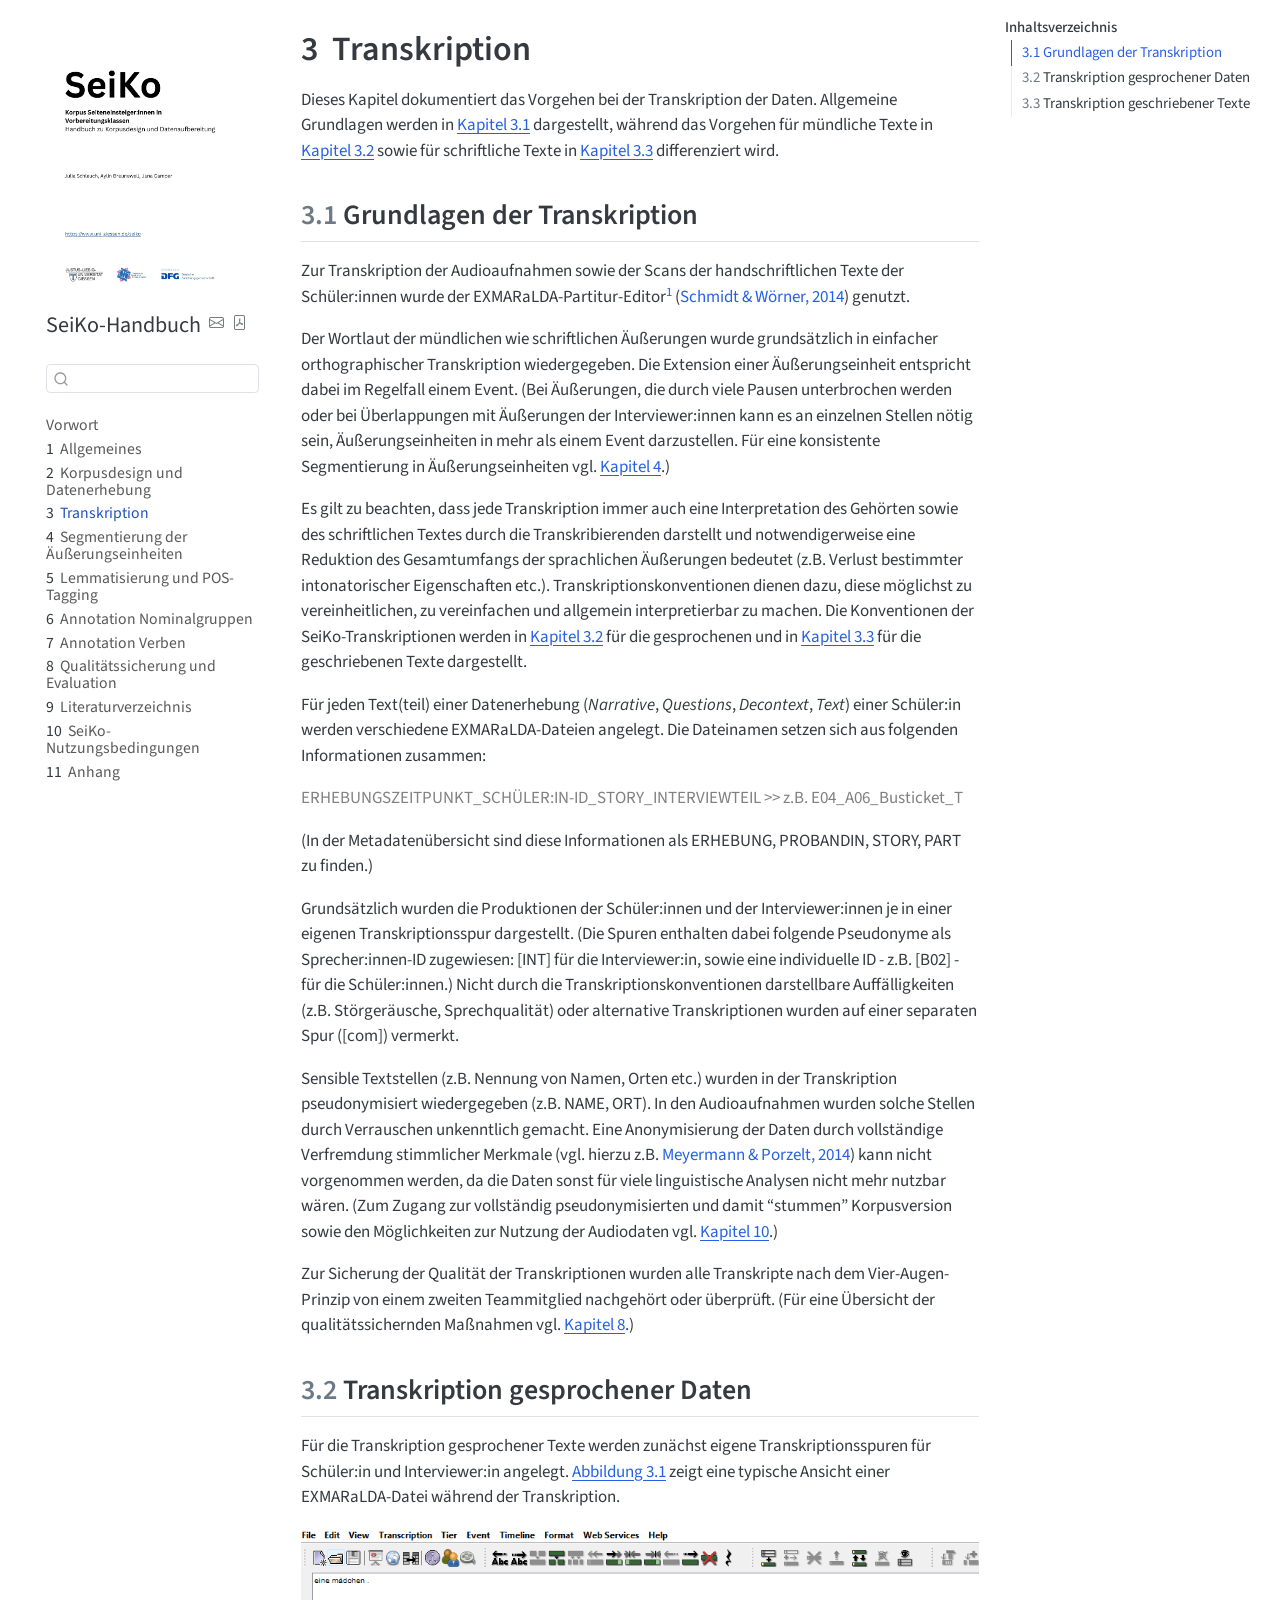
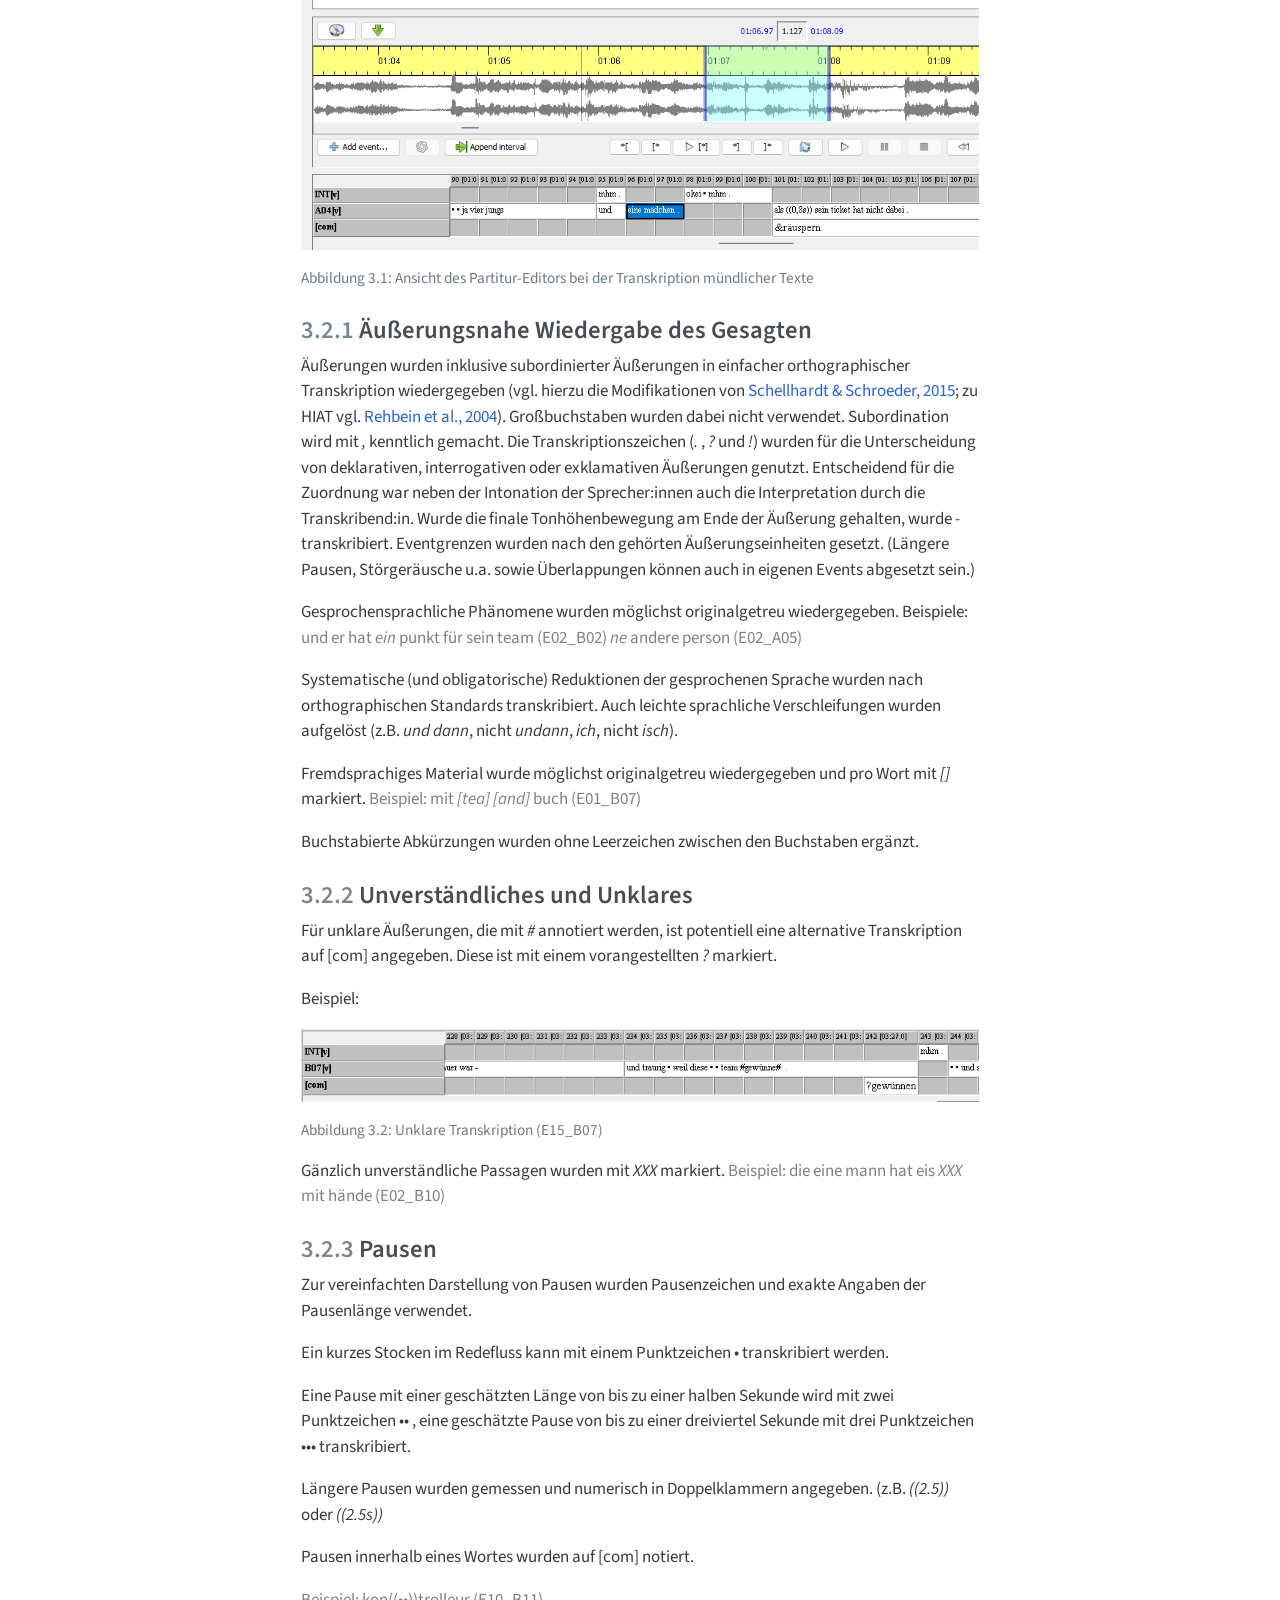
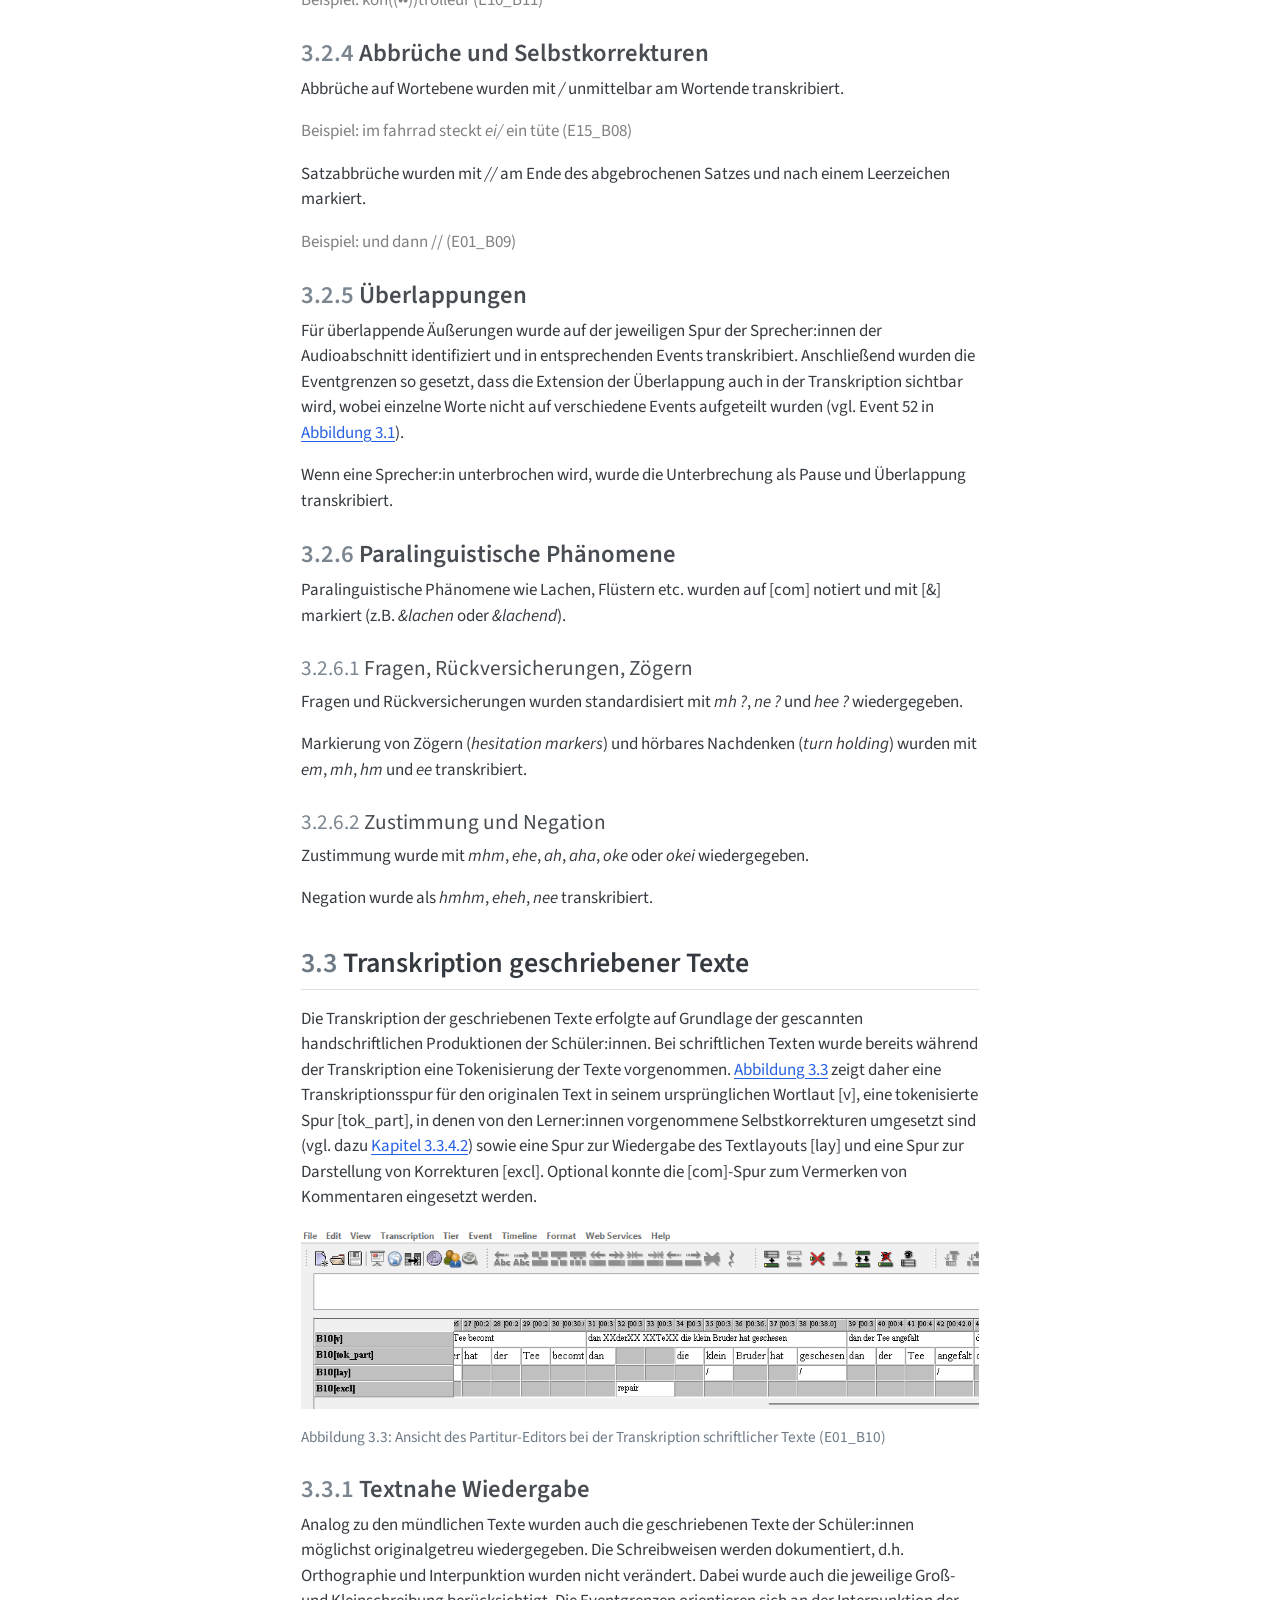
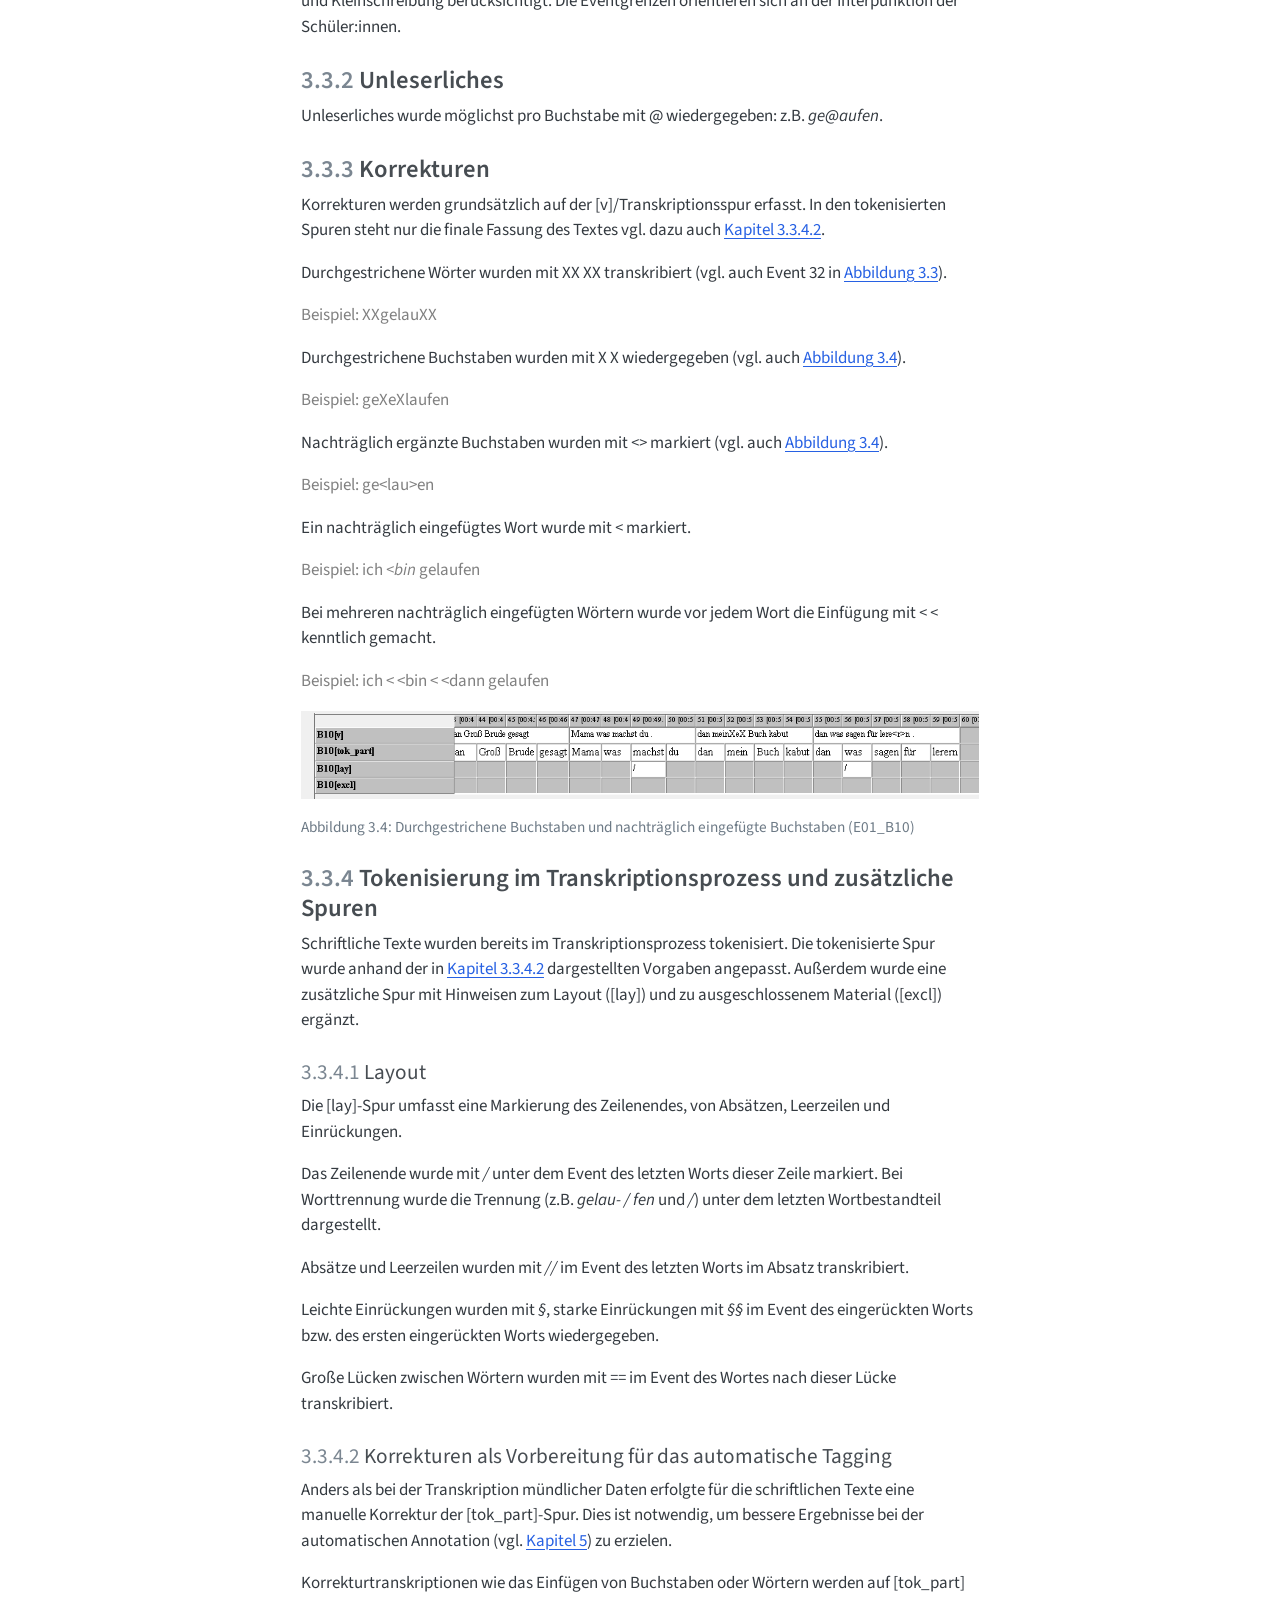
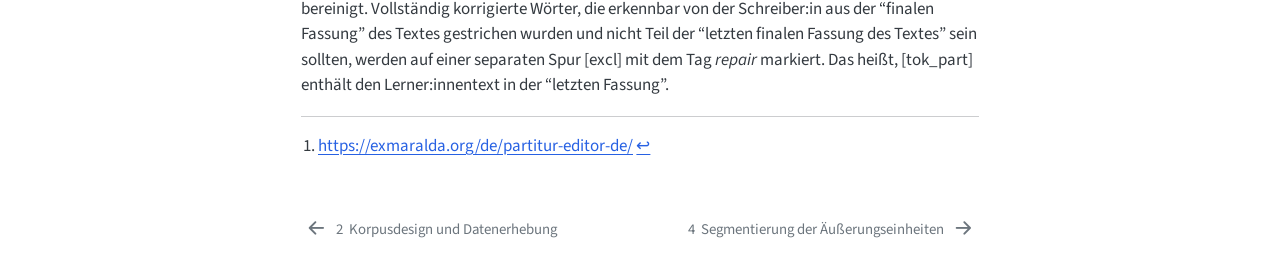
<file: transkription.html>
<!DOCTYPE html>
<html xmlns="http://www.w3.org/1999/xhtml" lang="de" xml:lang="de"><head>

<meta charset="utf-8">
<meta name="generator" content="quarto-1.10.18">

<meta name="viewport" content="width=device-width, initial-scale=1.0, user-scalable=yes">


<title>3&nbsp; Transkription – SeiKo (Korpus Seiteneinsteiger:innen in Vorbereitungsklassen): Handbuch zu Korpusdesign und Datenaufbereitung</title>
<style>
/* Default styles provided by pandoc.
** See https://pandoc.org/MANUAL.html#variables-for-html for config info.
*/
span.smallcaps{font-variant: small-caps;}
div.columns{display: flex; gap: 1.5em;}
div.column{flex: auto;}
@media screen {
div.columns{gap: min(4vw, 1.5em);}
div.column{overflow-x: auto;}
}
div.hanging-indent{margin-left: 1.5em; text-indent: -1.5em;}
ul.task-list{list-style: none;}
ul.task-list li input[type="checkbox"] {
  width: 0.8em;
  margin: 0 0.8em 0.2em -1em; /* quarto-specific, see https://github.com/quarto-dev/quarto-cli/issues/4556 */ 
  vertical-align: middle;
}
/* CSS for citations */
div.csl-bib-body { }
div.csl-entry {
  clear: both;
  margin-bottom: 0em;
}
.hanging-indent div.csl-entry {
  margin-left:2em;
  text-indent:-2em;
}
div.csl-left-margin {
  min-width:2em;
  float:left;
}
div.csl-right-inline {
  margin-left:2em;
  padding-left:1em;
}
div.csl-indent {
  margin-left: 2em;
}</style>


<script src="site_libs/quarto-nav/quarto-nav.js"></script>
<script src="site_libs/quarto-nav/headroom.min.js"></script>
<script src="site_libs/clipboard/clipboard.min.js"></script>
<script src="site_libs/quarto-search/autocomplete.umd.js"></script>
<script src="site_libs/quarto-search/fuse.min.js"></script>
<script src="site_libs/quarto-search/quarto-search.js"></script>
<meta name="quarto:offset" content="./">
<link href="./segmentierung.html" rel="next">
<link href="./datenerhebung.html" rel="prev">
<script src="site_libs/quarto-html/quarto.js" type="module"></script>
<script src="site_libs/quarto-html/tabsets/tabsets.js" type="module"></script>
<script src="site_libs/quarto-html/popper.min.js"></script>
<script src="site_libs/quarto-html/tippy.umd.min.js"></script>
<script src="site_libs/quarto-html/anchor.min.js"></script>
<link href="site_libs/quarto-html/tippy.css" rel="stylesheet">
<link href="site_libs/quarto-html/quarto-syntax-highlighting-64a204ab8560d761af7679ceaba22944.css" rel="stylesheet" id="quarto-text-highlighting-styles">
<script src="site_libs/bootstrap/bootstrap.min.js"></script>
<link href="site_libs/bootstrap/bootstrap-icons.css" rel="stylesheet">
<link href="site_libs/bootstrap/bootstrap-164cfe8d9d2495894d6b26734f072617.min.css" rel="stylesheet" append-hash="true" id="quarto-bootstrap" data-mode="light">
<script id="quarto-search-options" type="application/json">{
  "location": "sidebar",
  "copy-button": false,
  "collapse-after": 3,
  "panel-placement": "start",
  "type": "textbox",
  "limit": 50,
  "keyboard-shortcut": [
    "f",
    "/",
    "s"
  ],
  "show-item-context": false,
  "language": {
    "search-no-results-text": "Keine Treffer",
    "search-matching-documents-text": "Treffer",
    "search-copy-link-title": "Link in die Suche kopieren",
    "search-hide-matches-text": "Zusätzliche Treffer verbergen",
    "search-more-match-text": "weitere Treffer in diesem Dokument",
    "search-more-matches-text": "weitere Treffer in diesem Dokument",
    "search-clear-button-title": "Zurücksetzen",
    "search-text-placeholder": "",
    "search-detached-cancel-button-title": "Abbrechen",
    "search-submit-button-title": "Abschicken",
    "search-label": "Suchen"
  }
}</script>


<link rel="stylesheet" href="styles.css">
</head>

<body class="nav-sidebar floating quarto-light">

<div id="quarto-search-results"></div>
  <header id="quarto-header" class="headroom fixed-top">
  <nav class="quarto-secondary-nav">
    <div class="container-fluid d-flex">
      <button type="button" class="quarto-btn-toggle btn" data-bs-toggle="collapse" role="button" data-bs-target=".quarto-sidebar-collapse-item" aria-controls="quarto-sidebar" aria-expanded="false" aria-label="Seitenleiste umschalten" onclick="if (window.quartoToggleHeadroom) { window.quartoToggleHeadroom(); }">
        <i class="bi bi-layout-text-sidebar-reverse"></i>
      </button>
        <nav class="quarto-page-breadcrumbs" aria-label="breadcrumb"><ol class="breadcrumb"><li class="breadcrumb-item"><a href="./transkription.html"><span class="chapter-number">3</span>&nbsp; <span class="chapter-title">Transkription</span></a></li></ol></nav>
        <a class="flex-grow-1" role="navigation" data-bs-toggle="collapse" data-bs-target=".quarto-sidebar-collapse-item" aria-controls="quarto-sidebar" aria-expanded="false" aria-label="Seitenleiste umschalten" onclick="if (window.quartoToggleHeadroom) { window.quartoToggleHeadroom(); }">      
        </a>
      <button type="button" class="btn quarto-search-button" aria-label="Suchen" onclick="window.quartoOpenSearch();">
        <i class="bi bi-search"></i>
      </button>
    </div>
  </nav>
</header>
<!-- content -->
<div id="quarto-content" class="quarto-container page-columns page-rows-contents page-layout-article">
<!-- sidebar -->
  <nav id="quarto-sidebar" class="sidebar collapse collapse-horizontal quarto-sidebar-collapse-item sidebar-navigation floating overflow-auto">
    <div class="pt-lg-2 mt-2 text-left sidebar-header sidebar-header-stacked">
      <a href="./index.html" class="sidebar-logo-link">
      <img src="./cover/handbuch_deckblatt.png" alt="Deckblatt des SeiKo-Handbuchs" class="sidebar-logo light-content py-0 d-lg-inline d-none">
      <img src="./cover/handbuch_deckblatt.png" alt="Deckblatt des SeiKo-Handbuchs" class="sidebar-logo dark-content py-0 d-lg-inline d-none">
      </a>
    <div class="sidebar-title mb-0 py-0">
      <a href="./">SeiKo-Handbuch</a> 
        <div class="sidebar-tools-main">
    <a href="mailto:seiko@uni-giessen.de" title="Kontakt" class="quarto-navigation-tool px-1" aria-label="Kontakt"><i class="bi bi-envelope"></i></a>
    <a href="./seiko-handbuch.pdf" title="Download PDF" class="quarto-navigation-tool px-1" aria-label="Download PDF"><i class="bi bi-file-pdf"></i></a>
</div>
    </div>
      </div>
        <div class="mt-2 flex-shrink-0 align-items-center">
        <div class="sidebar-search">
        <div id="quarto-search" class="" title="Suchen"></div>
        </div>
        </div>
    <div class="sidebar-menu-container"> 
    <ul class="list-unstyled mt-1">
        <li class="sidebar-item">
  <div class="sidebar-item-container"> 
  <a href="./index.html" class="sidebar-item-text sidebar-link">
 <span class="menu-text">Vorwort</span></a>
  </div>
</li>
        <li class="sidebar-item">
  <div class="sidebar-item-container"> 
  <a href="./einleitung.html" class="sidebar-item-text sidebar-link">
 <span class="menu-text"><span class="chapter-number">1</span>&nbsp; <span class="chapter-title">Allgemeines</span></span></a>
  </div>
</li>
        <li class="sidebar-item">
  <div class="sidebar-item-container"> 
  <a href="./datenerhebung.html" class="sidebar-item-text sidebar-link">
 <span class="menu-text"><span class="chapter-number">2</span>&nbsp; <span class="chapter-title">Korpusdesign und Datenerhebung</span></span></a>
  </div>
</li>
        <li class="sidebar-item">
  <div class="sidebar-item-container"> 
  <a href="./transkription.html" class="sidebar-item-text sidebar-link active">
 <span class="menu-text"><span class="chapter-number">3</span>&nbsp; <span class="chapter-title">Transkription</span></span></a>
  </div>
</li>
        <li class="sidebar-item">
  <div class="sidebar-item-container"> 
  <a href="./segmentierung.html" class="sidebar-item-text sidebar-link">
 <span class="menu-text"><span class="chapter-number">4</span>&nbsp; <span class="chapter-title">Segmentierung der Äußerungseinheiten</span></span></a>
  </div>
</li>
        <li class="sidebar-item">
  <div class="sidebar-item-container"> 
  <a href="./lemmapos.html" class="sidebar-item-text sidebar-link">
 <span class="menu-text"><span class="chapter-number">5</span>&nbsp; <span class="chapter-title">Lemmatisierung und POS-Tagging</span></span></a>
  </div>
</li>
        <li class="sidebar-item">
  <div class="sidebar-item-container"> 
  <a href="./ngr.html" class="sidebar-item-text sidebar-link">
 <span class="menu-text"><span class="chapter-number">6</span>&nbsp; <span class="chapter-title">Annotation Nominalgruppen</span></span></a>
  </div>
</li>
        <li class="sidebar-item">
  <div class="sidebar-item-container"> 
  <a href="./verb.html" class="sidebar-item-text sidebar-link">
 <span class="menu-text"><span class="chapter-number">7</span>&nbsp; <span class="chapter-title">Annotation Verben</span></span></a>
  </div>
</li>
        <li class="sidebar-item">
  <div class="sidebar-item-container"> 
  <a href="./evaluation.html" class="sidebar-item-text sidebar-link">
 <span class="menu-text"><span class="chapter-number">8</span>&nbsp; <span class="chapter-title">Qualitätssicherung und Evaluation</span></span></a>
  </div>
</li>
        <li class="sidebar-item">
  <div class="sidebar-item-container"> 
  <a href="./references.html" class="sidebar-item-text sidebar-link">
 <span class="menu-text"><span class="chapter-number">9</span>&nbsp; <span class="chapter-title">Literaturverzeichnis</span></span></a>
  </div>
</li>
        <li class="sidebar-item">
  <div class="sidebar-item-container"> 
  <a href="./nutzungsbedingungen.html" class="sidebar-item-text sidebar-link">
 <span class="menu-text"><span class="chapter-number">10</span>&nbsp; <span class="chapter-title">SeiKo-Nutzungsbedingungen</span></span></a>
  </div>
</li>
        <li class="sidebar-item">
  <div class="sidebar-item-container"> 
  <a href="./Anhang/anhang.html" class="sidebar-item-text sidebar-link">
 <span class="menu-text"><span class="chapter-number">11</span>&nbsp; <span class="chapter-title">Anhang</span></span></a>
  </div>
</li>
    </ul>
    </div>
</nav>
<div id="quarto-sidebar-glass" class="quarto-sidebar-collapse-item" data-bs-toggle="collapse" data-bs-target=".quarto-sidebar-collapse-item"></div>
<!-- margin-sidebar -->
    <div id="quarto-margin-sidebar" class="sidebar margin-sidebar">
        <nav id="TOC" role="doc-toc" class="toc-active">
    <h2 id="toc-title">Inhaltsverzeichnis</h2>
   
  <ul>
  <li><a href="#sec-grundlagentranskription" id="toc-sec-grundlagentranskription" class="nav-link active" data-scroll-target="#sec-grundlagentranskription"><span class="header-section-number">3.1</span> Grundlagen der Transkription</a></li>
  <li><a href="#sec-transkriptgesprochen" id="toc-sec-transkriptgesprochen" class="nav-link" data-scroll-target="#sec-transkriptgesprochen"><span class="header-section-number">3.2</span> Transkription gesprochener Daten</a>
  <ul class="collapse">
  <li><a href="#äußerungsnahe-wiedergabe-des-gesagten" id="toc-äußerungsnahe-wiedergabe-des-gesagten" class="nav-link" data-scroll-target="#äußerungsnahe-wiedergabe-des-gesagten"><span class="header-section-number">3.2.1</span> Äußerungsnahe Wiedergabe des Gesagten</a></li>
  <li><a href="#unverständliches-und-unklares" id="toc-unverständliches-und-unklares" class="nav-link" data-scroll-target="#unverständliches-und-unklares"><span class="header-section-number">3.2.2</span> Unverständliches und Unklares</a></li>
  <li><a href="#pausen" id="toc-pausen" class="nav-link" data-scroll-target="#pausen"><span class="header-section-number">3.2.3</span> Pausen</a></li>
  <li><a href="#abbrüche-und-selbstkorrekturen" id="toc-abbrüche-und-selbstkorrekturen" class="nav-link" data-scroll-target="#abbrüche-und-selbstkorrekturen"><span class="header-section-number">3.2.4</span> Abbrüche und Selbstkorrekturen</a></li>
  <li><a href="#überlappungen" id="toc-überlappungen" class="nav-link" data-scroll-target="#überlappungen"><span class="header-section-number">3.2.5</span> Überlappungen</a></li>
  <li><a href="#paralinguistische-phänomene" id="toc-paralinguistische-phänomene" class="nav-link" data-scroll-target="#paralinguistische-phänomene"><span class="header-section-number">3.2.6</span> Paralinguistische Phänomene</a></li>
  </ul></li>
  <li><a href="#sec-transkriptgeschrieben" id="toc-sec-transkriptgeschrieben" class="nav-link" data-scroll-target="#sec-transkriptgeschrieben"><span class="header-section-number">3.3</span> Transkription geschriebener Texte</a>
  <ul class="collapse">
  <li><a href="#textnahe-wiedergabe" id="toc-textnahe-wiedergabe" class="nav-link" data-scroll-target="#textnahe-wiedergabe"><span class="header-section-number">3.3.1</span> Textnahe Wiedergabe</a></li>
  <li><a href="#unleserliches" id="toc-unleserliches" class="nav-link" data-scroll-target="#unleserliches"><span class="header-section-number">3.3.2</span> Unleserliches</a></li>
  <li><a href="#korrekturen" id="toc-korrekturen" class="nav-link" data-scroll-target="#korrekturen"><span class="header-section-number">3.3.3</span> Korrekturen</a></li>
  <li><a href="#tokenisierung-im-transkriptionsprozess-und-zusätzliche-spuren" id="toc-tokenisierung-im-transkriptionsprozess-und-zusätzliche-spuren" class="nav-link" data-scroll-target="#tokenisierung-im-transkriptionsprozess-und-zusätzliche-spuren"><span class="header-section-number">3.3.4</span> Tokenisierung im Transkriptionsprozess und zusätzliche Spuren</a></li>
  </ul></li>
  </ul>
</nav>
    </div>
<!-- main -->
<main class="content" id="quarto-document-content">

<header id="title-block-header" class="quarto-title-block default">
<div class="quarto-title">
<h1 class="title"><span id="sec-transkription" class="quarto-section-identifier"><span class="chapter-number">3</span>&nbsp; <span class="chapter-title">Transkription</span></span></h1>
</div>



<div class="quarto-title-meta">

    
  
    
  </div>
  


</header>


<p>Dieses Kapitel dokumentiert das Vorgehen bei der Transkription der Daten. Allgemeine Grundlagen werden in <a href="#sec-grundlagentranskription" class="quarto-xref"><span>Kapitel 3.1</span></a> dargestellt, während das Vorgehen für mündliche Texte in <a href="#sec-transkriptgesprochen" class="quarto-xref"><span>Kapitel 3.2</span></a> sowie für schriftliche Texte in <a href="#sec-transkriptgeschrieben" class="quarto-xref"><span>Kapitel 3.3</span></a> differenziert wird.</p>
<section id="sec-grundlagentranskription" class="level2" data-number="3.1">
<h2 data-number="3.1" class="anchored" data-anchor-id="sec-grundlagentranskription"><span class="header-section-number">3.1</span> Grundlagen der Transkription</h2>
<p>Zur Transkription der Audioaufnahmen sowie der Scans der handschriftlichen Texte der Schüler:innen wurde der EXMARaLDA-Partitur-Editor<a href="#fn1" class="footnote-ref" id="fnref1" role="doc-noteref"><sup>1</sup></a> <span class="citation" data-cites="Schmidt.Worner2014EXMARaLDA">(<a href="references.html#ref-Schmidt.Worner2014EXMARaLDA" role="doc-biblioref">Schmidt &amp; Wörner, 2014</a>)</span> genutzt.</p>
<p>Der Wortlaut der mündlichen wie schriftlichen Äußerungen wurde grundsätzlich in einfacher orthographischer Transkription wiedergegeben. Die Extension einer Äußerungseinheit entspricht dabei im Regelfall einem Event. (Bei Äußerungen, die durch viele Pausen unterbrochen werden oder bei Überlappungen mit Äußerungen der Interviewer:innen kann es an einzelnen Stellen nötig sein, Äußerungseinheiten in mehr als einem Event darzustellen. Für eine konsistente Segmentierung in Äußerungseinheiten vgl. <a href="segmentierung.html" class="quarto-xref"><span>Kapitel 4</span></a>.)</p>
<p>Es gilt zu beachten, dass jede Transkription immer auch eine Interpretation des Gehörten sowie des schriftlichen Textes durch die Transkribierenden darstellt und notwendigerweise eine Reduktion des Gesamtumfangs der sprachlichen Äußerungen bedeutet (z.B. Verlust bestimmter intonatorischer Eigenschaften etc.). Transkriptionskonventionen dienen dazu, diese möglichst zu vereinheitlichen, zu vereinfachen und allgemein interpretierbar zu machen. Die Konventionen der SeiKo-Transkriptionen werden in <a href="#sec-transkriptgesprochen" class="quarto-xref"><span>Kapitel 3.2</span></a> für die gesprochenen und in <a href="#sec-transkriptgeschrieben" class="quarto-xref"><span>Kapitel 3.3</span></a> für die geschriebenen Texte dargestellt.</p>
<p>Für jeden Text(teil) einer Datenerhebung (<em>Narrative</em>, <em>Questions</em>, <em>Decontext</em>, <em>Text</em>) einer Schüler:in werden verschiedene EXMARaLDA-Dateien angelegt. Die Dateinamen setzen sich aus folgenden Informationen zusammen:</p>
<p><span class="beispiel">ERHEBUNGSZEITPUNKT_SCHÜLER:IN-ID_STORY_INTERVIEWTEIL &gt;&gt; z.B. E04_A06_Busticket_T</span></p>
<p>(In der Metadatenübersicht sind diese Informationen als ERHEBUNG, PROBANDIN, STORY, PART zu finden.)</p>
<p>Grundsätzlich wurden die Produktionen der Schüler:innen und der Interviewer:innen je in einer eigenen Transkriptionsspur dargestellt. (Die Spuren enthalten dabei folgende Pseudonyme als Sprecher:innen-ID zugewiesen: [INT] für die Interviewer:in, sowie eine individuelle ID - z.B. [B02] - für die Schüler:innen.) Nicht durch die Transkriptionskonventionen darstellbare Auffälligkeiten (z.B. Störgeräusche, Sprechqualität) oder alternative Transkriptionen wurden auf einer separaten Spur ([com]) vermerkt.</p>
<p>Sensible Textstellen (z.B. Nennung von Namen, Orten etc.) wurden in der Transkription pseudonymisiert wiedergegeben (z.B. NAME, ORT). In den Audioaufnahmen wurden solche Stellen durch Verrauschen unkenntlich gemacht. Eine Anonymisierung der Daten durch vollständige Verfremdung stimmlicher Merkmale <span class="citation" data-cites="Meyermann.Porzelt2014HinweisezurAnonymisierung">(vgl. hierzu z.B. <a href="references.html#ref-Meyermann.Porzelt2014HinweisezurAnonymisierung" role="doc-biblioref">Meyermann &amp; Porzelt, 2014</a>)</span> kann nicht vorgenommen werden, da die Daten sonst für viele linguistische Analysen nicht mehr nutzbar wären. (Zum Zugang zur vollständig pseudonymisierten und damit “stummen” Korpusversion sowie den Möglichkeiten zur Nutzung der Audiodaten vgl. <a href="nutzungsbedingungen.html" class="quarto-xref"><span>Kapitel 10</span></a>.)</p>
<p>Zur Sicherung der Qualität der Transkriptionen wurden alle Transkripte nach dem Vier-Augen-Prinzip von einem zweiten Teammitglied nachgehört oder überprüft. (Für eine Übersicht der qualitätssichernden Maßnahmen vgl. <a href="evaluation.html" class="quarto-xref"><span>Kapitel 8</span></a>.)</p>
</section>
<section id="sec-transkriptgesprochen" class="level2" data-number="3.2">
<h2 data-number="3.2" class="anchored" data-anchor-id="sec-transkriptgesprochen"><span class="header-section-number">3.2</span> Transkription gesprochener Daten</h2>
<p>Für die Transkription gesprochener Texte werden zunächst eigene Transkriptionsspuren für Schüler:in und Interviewer:in angelegt. <a href="#fig-transcription_spoken" class="quarto-xref">Abbildung&nbsp;<span>3.1</span></a> zeigt eine typische Ansicht einer EXMARaLDA-Datei während der Transkription.</p>
<div id="fig-transcription_spoken" class="quarto-float quarto-figure quarto-figure-center anchored" data-fig-pos="!htbp" data-fig-align="center">
<figure class="quarto-float quarto-float-fig figure">
<div aria-describedby="fig-transcription_spoken-caption-0ceaefa1-69ba-4598-a22c-09a6ac19f8ca">
<img src="ABB/transcription_spoken.PNG" class="img-fluid quarto-figure quarto-figure-center figure-img" style="width:100.0%" data-fig-pos="!htbp">
</div>
<figcaption class="quarto-float-caption-bottom quarto-float-caption quarto-float-fig" id="fig-transcription_spoken-caption-0ceaefa1-69ba-4598-a22c-09a6ac19f8ca">
Abbildung&nbsp;3.1: Ansicht des Partitur-Editors bei der Transkription mündlicher Texte
</figcaption>
</figure>
</div>
<section id="äußerungsnahe-wiedergabe-des-gesagten" class="level3" data-number="3.2.1">
<h3 data-number="3.2.1" class="anchored" data-anchor-id="äußerungsnahe-wiedergabe-des-gesagten"><span class="header-section-number">3.2.1</span> Äußerungsnahe Wiedergabe des Gesagten</h3>
<p>Äußerungen wurden inklusive subordinierter Äußerungen in einfacher orthographischer Transkription wiedergegeben <span class="citation" data-cites="Schellhardt.Schroeder2015MULTILITManualcriteria Rehbein.etal2004Handbuchfurcomputergestutzte">(vgl. hierzu die Modifikationen von <a href="references.html#ref-Schellhardt.Schroeder2015MULTILITManualcriteria" role="doc-biblioref">Schellhardt &amp; Schroeder, 2015</a>; zu HIAT vgl. <a href="references.html#ref-Rehbein.etal2004Handbuchfurcomputergestutzte" role="doc-biblioref">Rehbein et al., 2004</a>)</span>. Großbuchstaben wurden dabei nicht verwendet. Subordination wird mit <em>,</em> kenntlich gemacht. Die Transkriptionszeichen (<em>.</em> , <em>?</em> und <em>!</em>) wurden für die Unterscheidung von deklarativen, interrogativen oder exklamativen Äußerungen genutzt. Entscheidend für die Zuordnung war neben der Intonation der Sprecher:innen auch die Interpretation durch die Transkribend:in. Wurde die finale Tonhöhenbewegung am Ende der Äußerung gehalten, wurde <em>-</em> transkribiert. Eventgrenzen wurden nach den gehörten Äußerungseinheiten gesetzt. (Längere Pausen, Störgeräusche u.a. sowie Überlappungen können auch in eigenen Events abgesetzt sein.)</p>
<p>Gesprochensprachliche Phänomene wurden möglichst originalgetreu wiedergegeben. Beispiele: <span class="beispiel">und er hat <em>ein</em> punkt für sein team (E02_B02)</span> <span class="beispiel"><em>ne</em> andere person (E02_A05)</span></p>
<p>Systematische (und obligatorische) Reduktionen der gesprochenen Sprache wurden nach orthographischen Standards transkribiert. Auch leichte sprachliche Verschleifungen wurden aufgelöst (z.B. <em>und dann</em>, nicht <em>undann</em>, <em>ich</em>, nicht <em>isch</em>).</p>
<p>Fremdsprachiges Material wurde möglichst originalgetreu wiedergegeben und pro Wort mit <em>[]</em> markiert. <span class="beispiel">Beispiel: mit <em>[tea] [and]</em> buch (E01_B07)</span></p>
<p>Buchstabierte Abkürzungen wurden ohne Leerzeichen zwischen den Buchstaben ergänzt.</p>
</section>
<section id="unverständliches-und-unklares" class="level3" data-number="3.2.2">
<h3 data-number="3.2.2" class="anchored" data-anchor-id="unverständliches-und-unklares"><span class="header-section-number">3.2.2</span> Unverständliches und Unklares</h3>
<p>Für unklare Äußerungen, die mit <em>#</em> annotiert werden, ist potentiell eine alternative Transkription auf [com] angegeben. Diese ist mit einem vorangestellten <em>?</em> markiert.</p>
<p>Beispiel:</p>
<div id="fig-unklare-transcription" class="quarto-float quarto-figure quarto-figure-center anchored" data-fig-pos="!htbp" data-fig-align="center">
<figure class="quarto-float quarto-float-fig figure">
<div aria-describedby="fig-unklare-transcription-caption-0ceaefa1-69ba-4598-a22c-09a6ac19f8ca">
<img src="ABB/alternative_Interpretation.png" class="img-fluid quarto-figure quarto-figure-center figure-img" style="width:100.0%" data-fig-pos="!htbp">
</div>
<figcaption class="quarto-float-caption-bottom quarto-float-caption quarto-float-fig" id="fig-unklare-transcription-caption-0ceaefa1-69ba-4598-a22c-09a6ac19f8ca">
Abbildung&nbsp;3.2: Unklare Transkription (E15_B07)
</figcaption>
</figure>
</div>
<p>Gänzlich unverständliche Passagen wurden mit <em>XXX</em> markiert. <span class="beispiel">Beispiel: die eine mann hat eis <em>XXX</em> mit hände (E02_B10)</span></p>
</section>
<section id="pausen" class="level3" data-number="3.2.3">
<h3 data-number="3.2.3" class="anchored" data-anchor-id="pausen"><span class="header-section-number">3.2.3</span> Pausen</h3>
<p>Zur vereinfachten Darstellung von Pausen wurden Pausenzeichen und exakte Angaben der Pausenlänge verwendet.</p>
<p>Ein kurzes Stocken im Redefluss kann mit einem Punktzeichen • transkribiert werden.</p>
<p>Eine Pause mit einer geschätzten Länge von bis zu einer halben Sekunde wird mit zwei Punktzeichen •• , eine geschätzte Pause von bis zu einer dreiviertel Sekunde mit drei Punktzeichen ••• transkribiert.</p>
<p>Längere Pausen wurden gemessen und numerisch in Doppelklammern angegeben. (z.B. <em>((2.5))</em> oder <em>((2.5s))</em></p>
<p>Pausen innerhalb eines Wortes wurden auf [com] notiert.</p>
<p><span class="beispiel">Beispiel: kon((••))trolleur (E10_B11)</span></p>
</section>
<section id="abbrüche-und-selbstkorrekturen" class="level3" data-number="3.2.4">
<h3 data-number="3.2.4" class="anchored" data-anchor-id="abbrüche-und-selbstkorrekturen"><span class="header-section-number">3.2.4</span> Abbrüche und Selbstkorrekturen</h3>
<p>Abbrüche auf Wortebene wurden mit <em>/</em> unmittelbar am Wortende transkribiert.</p>
<p><span class="beispiel">Beispiel: im fahrrad steckt <em>ei/</em> ein tüte (E15_B08)</span></p>
<p>Satzabbrüche wurden mit <em>//</em> am Ende des abgebrochenen Satzes und nach einem Leerzeichen markiert.</p>
<p><span class="beispiel">Beispiel: und dann // (E01_B09)</span></p>
</section>
<section id="überlappungen" class="level3" data-number="3.2.5">
<h3 data-number="3.2.5" class="anchored" data-anchor-id="überlappungen"><span class="header-section-number">3.2.5</span> Überlappungen</h3>
<p>Für überlappende Äußerungen wurde auf der jeweiligen Spur der Sprecher:innen der Audioabschnitt identifiziert und in entsprechenden Events transkribiert. Anschließend wurden die Eventgrenzen so gesetzt, dass die Extension der Überlappung auch in der Transkription sichtbar wird, wobei einzelne Worte nicht auf verschiedene Events aufgeteilt wurden (vgl. Event 52 in <a href="#fig-transcription_spoken" class="quarto-xref">Abbildung&nbsp;<span>3.1</span></a>).</p>
<p>Wenn eine Sprecher:in unterbrochen wird, wurde die Unterbrechung als Pause und Überlappung transkribiert.</p>
</section>
<section id="paralinguistische-phänomene" class="level3" data-number="3.2.6">
<h3 data-number="3.2.6" class="anchored" data-anchor-id="paralinguistische-phänomene"><span class="header-section-number">3.2.6</span> Paralinguistische Phänomene</h3>
<p>Paralinguistische Phänomene wie Lachen, Flüstern etc. wurden auf [com] notiert und mit [&amp;] markiert (z.B. <em>&amp;lachen</em> oder <em>&amp;lachend</em>).</p>
<section id="sec-hesitation" class="level4" data-number="3.2.6.1">
<h4 data-number="3.2.6.1" class="anchored" data-anchor-id="sec-hesitation"><span class="header-section-number">3.2.6.1</span> Fragen, Rückversicherungen, Zögern</h4>
<p>Fragen und Rückversicherungen wurden standardisiert mit <em>mh ?</em>, <em>ne ?</em> und <em>hee ?</em> wiedergegeben.</p>
<p>Markierung von Zögern (<em>hesitation markers</em>) und hörbares Nachdenken (<em>turn holding</em>) wurden mit <em>em</em>, <em>mh</em>, <em>hm</em> und <em>ee</em> transkribiert.</p>
</section>
<section id="zustimmung-und-negation" class="level4" data-number="3.2.6.2">
<h4 data-number="3.2.6.2" class="anchored" data-anchor-id="zustimmung-und-negation"><span class="header-section-number">3.2.6.2</span> Zustimmung und Negation</h4>
<p>Zustimmung wurde mit <em>mhm</em>, <em>ehe</em>, <em>ah</em>, <em>aha</em>, <em>oke</em> oder <em>okei</em> wiedergegeben.</p>
<p>Negation wurde als <em>hmhm</em>, <em>eheh</em>, <em>nee</em> transkribiert.</p>
</section>
</section>
</section>
<section id="sec-transkriptgeschrieben" class="level2" data-number="3.3">
<h2 data-number="3.3" class="anchored" data-anchor-id="sec-transkriptgeschrieben"><span class="header-section-number">3.3</span> Transkription geschriebener Texte</h2>
<p>Die Transkription der geschriebenen Texte erfolgte auf Grundlage der gescannten handschriftlichen Produktionen der Schüler:innen. Bei schriftlichen Texten wurde bereits während der Transkription eine Tokenisierung der Texte vorgenommen. <a href="#fig-transcription_written" class="quarto-xref">Abbildung&nbsp;<span>3.3</span></a> zeigt daher eine Transkriptionsspur für den originalen Text in seinem ursprünglichen Wortlaut [v], eine tokenisierte Spur [tok_part], in denen von den Lerner:innen vorgenommene Selbstkorrekturen umgesetzt sind (vgl. dazu <a href="#sec-vorbereitung-tok-written" class="quarto-xref"><span>Kapitel 3.3.4.2</span></a>) sowie eine Spur zur Wiedergabe des Textlayouts [lay] und eine Spur zur Darstellung von Korrekturen [excl]. Optional konnte die [com]-Spur zum Vermerken von Kommentaren eingesetzt werden.</p>
<div id="fig-transcription_written" class="quarto-float quarto-figure quarto-figure-center anchored" data-fig-pos="!htbp" data-fig-align="center">
<figure class="quarto-float quarto-float-fig figure">
<div aria-describedby="fig-transcription_written-caption-0ceaefa1-69ba-4598-a22c-09a6ac19f8ca">
<img src="ABB/transcription_written.PNG" class="img-fluid quarto-figure quarto-figure-center figure-img" style="width:100.0%" data-fig-pos="!htbp">
</div>
<figcaption class="quarto-float-caption-bottom quarto-float-caption quarto-float-fig" id="fig-transcription_written-caption-0ceaefa1-69ba-4598-a22c-09a6ac19f8ca">
Abbildung&nbsp;3.3: Ansicht des Partitur-Editors bei der Transkription schriftlicher Texte (E01_B10)
</figcaption>
</figure>
</div>
<section id="textnahe-wiedergabe" class="level3" data-number="3.3.1">
<h3 data-number="3.3.1" class="anchored" data-anchor-id="textnahe-wiedergabe"><span class="header-section-number">3.3.1</span> Textnahe Wiedergabe</h3>
<p>Analog zu den mündlichen Texte wurden auch die geschriebenen Texte der Schüler:innen möglichst originalgetreu wiedergegeben. Die Schreibweisen werden dokumentiert, d.h. Orthographie und Interpunktion wurden nicht verändert. Dabei wurde auch die jeweilige Groß- und Kleinschreibung berücksichtigt. Die Eventgrenzen orientieren sich an der Interpunktion der Schüler:innen.</p>
</section>
<section id="unleserliches" class="level3" data-number="3.3.2">
<h3 data-number="3.3.2" class="anchored" data-anchor-id="unleserliches"><span class="header-section-number">3.3.2</span> Unleserliches</h3>
<p>Unleserliches wurde möglichst pro Buchstabe mit @ wiedergegeben: z.B. <em>ge@aufen</em>.</p>
</section>
<section id="korrekturen" class="level3" data-number="3.3.3">
<h3 data-number="3.3.3" class="anchored" data-anchor-id="korrekturen"><span class="header-section-number">3.3.3</span> Korrekturen</h3>
<p>Korrekturen werden grundsätzlich auf der [v]/Transkriptionsspur erfasst. In den tokenisierten Spuren steht nur die finale Fassung des Textes vgl. dazu auch <a href="#sec-vorbereitung-tok-written" class="quarto-xref"><span>Kapitel 3.3.4.2</span></a>.</p>
<p>Durchgestrichene Wörter wurden mit XX XX transkribiert (vgl. auch Event 32 in <a href="#fig-transcription_written" class="quarto-xref">Abbildung&nbsp;<span>3.3</span></a>).</p>
<p><span class="beispiel">Beispiel: XXgelauXX</span></p>
<p>Durchgestrichene Buchstaben wurden mit X X wiedergegeben (vgl. auch <a href="#fig-streichungen-einfuegungen" class="quarto-xref">Abbildung&nbsp;<span>3.4</span></a>).</p>
<p><span class="beispiel">Beispiel: geXeXlaufen</span></p>
<p>Nachträglich ergänzte Buchstaben wurden mit <em>&lt;&gt;</em> markiert (vgl. auch <a href="#fig-streichungen-einfuegungen" class="quarto-xref">Abbildung&nbsp;<span>3.4</span></a>).</p>
<p><span class="beispiel">Beispiel: ge&lt;lau&gt;en</span></p>
<p>Ein nachträglich eingefügtes Wort wurde mit <em>&lt;</em> markiert.</p>
<p><span class="beispiel">Beispiel: ich <em>&lt;bin</em> gelaufen</span></p>
<p>Bei mehreren nachträglich eingefügten Wörtern wurde vor jedem Wort die Einfügung mit <em>&lt; &lt;</em> kenntlich gemacht.</p>
<p><span class="beispiel">Beispiel: ich &lt; &lt;bin &lt; &lt;dann gelaufen</span></p>
<div id="fig-streichungen-einfuegungen" class="quarto-float quarto-figure quarto-figure-center anchored" data-fig-pos="!htbp" data-fig-align="center">
<figure class="quarto-float quarto-float-fig figure">
<div aria-describedby="fig-streichungen-einfuegungen-caption-0ceaefa1-69ba-4598-a22c-09a6ac19f8ca">
<img src="ABB/Streichungen_Einfuegungen.PNG" class="img-fluid quarto-figure quarto-figure-center figure-img" style="width:100.0%" data-fig-pos="!htbp">
</div>
<figcaption class="quarto-float-caption-bottom quarto-float-caption quarto-float-fig" id="fig-streichungen-einfuegungen-caption-0ceaefa1-69ba-4598-a22c-09a6ac19f8ca">
Abbildung&nbsp;3.4: Durchgestrichene Buchstaben und nachträglich eingefügte Buchstaben (E01_B10)
</figcaption>
</figure>
</div>
</section>
<section id="tokenisierung-im-transkriptionsprozess-und-zusätzliche-spuren" class="level3" data-number="3.3.4">
<h3 data-number="3.3.4" class="anchored" data-anchor-id="tokenisierung-im-transkriptionsprozess-und-zusätzliche-spuren"><span class="header-section-number">3.3.4</span> Tokenisierung im Transkriptionsprozess und zusätzliche Spuren</h3>
<p>Schriftliche Texte wurden bereits im Transkriptionsprozess tokenisiert. Die tokenisierte Spur wurde anhand der in <a href="#sec-vorbereitung-tok-written" class="quarto-xref"><span>Kapitel 3.3.4.2</span></a> dargestellten Vorgaben angepasst. Außerdem wurde eine zusätzliche Spur mit Hinweisen zum Layout ([lay]) und zu ausgeschlossenem Material ([excl]) ergänzt.</p>
<section id="layout" class="level4" data-number="3.3.4.1">
<h4 data-number="3.3.4.1" class="anchored" data-anchor-id="layout"><span class="header-section-number">3.3.4.1</span> Layout</h4>
<p>Die [lay]-Spur umfasst eine Markierung des Zeilenendes, von Absätzen, Leerzeilen und Einrückungen.</p>
<p>Das Zeilenende wurde mit <em>/</em> unter dem Event des letzten Worts dieser Zeile markiert. Bei Worttrennung wurde die Trennung (z.B. <em>gelau- / fen</em> und <em>/</em>) unter dem letzten Wortbestandteil dargestellt.</p>
<p>Absätze und Leerzeilen wurden mit <em>//</em> im Event des letzten Worts im Absatz transkribiert.</p>
<p>Leichte Einrückungen wurden mit <em>§</em>, starke Einrückungen mit <em>§§</em> im Event des eingerückten Worts bzw. des ersten eingerückten Worts wiedergegeben.</p>
<p>Große Lücken zwischen Wörtern wurden mit <em>==</em> im Event des Wortes nach dieser Lücke transkribiert.</p>
</section>
<section id="sec-vorbereitung-tok-written" class="level4" data-number="3.3.4.2">
<h4 data-number="3.3.4.2" class="anchored" data-anchor-id="sec-vorbereitung-tok-written"><span class="header-section-number">3.3.4.2</span> Korrekturen als Vorbereitung für das automatische Tagging</h4>
<p>Anders als bei der Transkription mündlicher Daten erfolgte für die schriftlichen Texte eine manuelle Korrektur der [tok_part]-Spur. Dies ist notwendig, um bessere Ergebnisse bei der automatischen Annotation (vgl. <a href="lemmapos.html" class="quarto-xref"><span>Kapitel 5</span></a>) zu erzielen.</p>
<p>Korrekturtranskriptionen wie das Einfügen von Buchstaben oder Wörtern werden auf [tok_part] bereinigt. Vollständig korrigierte Wörter, die erkennbar von der Schreiber:in aus der “finalen Fassung” des Textes gestrichen wurden und nicht Teil der “letzten finalen Fassung des Textes” sein sollten, werden auf einer separaten Spur [excl] mit dem Tag <em>repair</em> markiert. Das heißt, [tok_part] enthält den Lerner:innentext in der “letzten Fassung”.</p>


<div id="refs" class="references csl-bib-body hanging-indent" data-entry-spacing="0" data-line-spacing="2" role="list" style="display: none">
<div id="ref-Meyermann.Porzelt2014HinweisezurAnonymisierung" class="csl-entry" role="listitem">
Meyermann, Alexia, &amp; Porzelt, Maike. (2014). <em>Hinweise zur <span>Anonymisierung</span> von qualitativen <span>Daten</span>. <span>Version</span> 1.0</em>. Leibniz-Institut für Bildungsforschung und Bildungsinformation.
</div>
<div id="ref-Rehbein.etal2004Handbuchfurcomputergestutzte" class="csl-entry" role="listitem">
Rehbein, Jochen, Schmidt, Thomas, Meyer, Bernd, Watzke, Franziska, &amp; Herkenrath, Annette. (2004). <em>Handbuch für das computergestützte <span>Transkribieren</span> nach <span>HIAT</span></em>. Institut für Deutsche Sprache.
</div>
<div id="ref-Schellhardt.Schroeder2015MULTILITManualcriteria" class="csl-entry" role="listitem">
Schellhardt, Christin, &amp; Schroeder, Christoph. (2015). <em><span>MULTILIT</span>: <span>Manual</span>, criteria of transcription and analysis for <span>German</span>, <span>Turkish</span> and <span>English</span></em>.
</div>
<div id="ref-Schmidt.Worner2014EXMARaLDA" class="csl-entry" role="listitem">
Schmidt, Thomas, &amp; Wörner, Kai. (2014). <span>EXMARaLDA</span>. In <em>Handbook on <span>Corpus Phonology</span></em> (S. 402–419). Oxford University Press.
</div>
</div>
</section>
</section>
</section>
<section id="footnotes" class="footnotes footnotes-end-of-document" role="doc-endnotes">
<hr>
<ol>
<li id="fn1"><p><a href="https://exmaralda.org/de/partitur-editor-de/" class="uri">https://exmaralda.org/de/partitur-editor-de/</a><a href="#fnref1" class="footnote-back" role="doc-backlink">↩︎</a></p></li>
</ol>
</section>

</main> <!-- /main -->
<script id="quarto-html-after-body" type="application/javascript">
  window.document.addEventListener("DOMContentLoaded", function (event) {
    const icon = "";
    const anchorJS = new window.AnchorJS();
    anchorJS.options = {
      placement: 'right',
      icon: icon
    };
    anchorJS.add('.anchored');
    const isCodeAnnotation = (el) => {
      for (const clz of el.classList) {
        if (clz.startsWith('code-annotation-')) {                     
          return true;
        }
      }
      return false;
    }
    const onCopySuccess = function(e) {
      // button target
      const button = e.trigger;
      // don't keep focus
      button.blur();
      // flash "checked"
      button.classList.add('code-copy-button-checked');
      var currentTitle = button.getAttribute("title");
      button.setAttribute("title", "Kopiert");
      let tooltip;
      if (window.bootstrap) {
        button.setAttribute("data-bs-toggle", "tooltip");
        button.setAttribute("data-bs-placement", "left");
        button.setAttribute("data-bs-title", "Kopiert");
        tooltip = new bootstrap.Tooltip(button, 
          { trigger: "manual", 
            customClass: "code-copy-button-tooltip",
            offset: [0, -8]});
        tooltip.show();    
      }
      setTimeout(function() {
        if (tooltip) {
          tooltip.hide();
          button.removeAttribute("data-bs-title");
          button.removeAttribute("data-bs-toggle");
          button.removeAttribute("data-bs-placement");
        }
        button.setAttribute("title", currentTitle);
        button.classList.remove('code-copy-button-checked');
      }, 1000);
      // clear code selection
      e.clearSelection();
    }
    const getTextToCopy = function(trigger) {
      const outerScaffold = trigger.parentElement.cloneNode(true);
      const codeEl = outerScaffold.querySelector('code');
      for (const childEl of codeEl.children) {
        if (isCodeAnnotation(childEl)) {
          childEl.remove();
        }
      }
      return codeEl.innerText;
    }
    const clipboard = new window.ClipboardJS('.code-copy-button:not([data-in-quarto-modal])', {
      text: getTextToCopy
    });
    clipboard.on('success', onCopySuccess);
    if (window.document.getElementById('quarto-embedded-source-code-modal')) {
      const clipboardModal = new window.ClipboardJS('.code-copy-button[data-in-quarto-modal]', {
        text: getTextToCopy,
        container: window.document.getElementById('quarto-embedded-source-code-modal')
      });
      clipboardModal.on('success', onCopySuccess);
    }
      var localhostRegex = new RegExp(/^(?:http|https):\/\/localhost\:?[0-9]*\//);
      var mailtoRegex = new RegExp(/^mailto:/);
        var filterRegex = new RegExp('/' + window.location.host + '/');
      var isInternal = (href) => {
          return filterRegex.test(href) || localhostRegex.test(href) || mailtoRegex.test(href);
      }
      // Inspect non-navigation links and adorn them if external
     var links = window.document.querySelectorAll('a[href]:not(.nav-link):not(.navbar-brand):not(.toc-action):not(.sidebar-link):not(.sidebar-item-toggle):not(.pagination-link):not(.no-external):not([aria-hidden]):not(.dropdown-item):not(.quarto-navigation-tool):not(.about-link)');
      for (var i=0; i<links.length; i++) {
        const link = links[i];
        if (!isInternal(link.href)) {
          // undo the damage that might have been done by quarto-nav.js in the case of
          // links that we want to consider external
          if (link.dataset.originalHref !== undefined) {
            link.href = link.dataset.originalHref;
          }
        }
      }
    function tippyHover(el, contentFn, onTriggerFn, onUntriggerFn) {
      const config = {
        allowHTML: true,
        maxWidth: 500,
        delay: 100,
        arrow: false,
        appendTo: function(el) {
            return el.parentElement;
        },
        interactive: true,
        interactiveBorder: 10,
        theme: 'quarto',
        placement: 'bottom-start',
      };
      if (contentFn) {
        config.content = contentFn;
      }
      if (onTriggerFn) {
        config.onTrigger = onTriggerFn;
      }
      if (onUntriggerFn) {
        config.onUntrigger = onUntriggerFn;
      }
      window.tippy(el, config); 
    }
    const noterefs = window.document.querySelectorAll('a[role="doc-noteref"]');
    for (var i=0; i<noterefs.length; i++) {
      const ref = noterefs[i];
      tippyHover(ref, function() {
        // use id or data attribute instead here
        let href = ref.getAttribute('data-footnote-href') || ref.getAttribute('href');
        try { href = new URL(href).hash; } catch {}
        const id = href.replace(/^#\/?/, "");
        const note = window.document.getElementById(id);
        if (note) {
          return note.innerHTML;
        } else {
          return "";
        }
      });
    }
    const xrefs = window.document.querySelectorAll('a.quarto-xref');
    const processXRef = (id, note) => {
      // Strip column container classes
      const stripColumnClz = (el) => {
        el.classList.remove("page-full", "page-columns");
        if (el.children) {
          for (const child of el.children) {
            stripColumnClz(child);
          }
        }
      }
      stripColumnClz(note)
      if (id === null || id.startsWith('sec-')) {
        // Special case sections, only their first couple elements
        const container = document.createElement("div");
        if (note.children && note.children.length > 2) {
          container.appendChild(note.children[0].cloneNode(true));
          for (let i = 1; i < note.children.length; i++) {
            const child = note.children[i];
            if (child.tagName === "P" && child.innerText === "") {
              continue;
            } else {
              container.appendChild(child.cloneNode(true));
              break;
            }
          }
          if (window.Quarto?.typesetMath) {
            window.Quarto.typesetMath(container);
          }
          return container.innerHTML
        } else {
          if (window.Quarto?.typesetMath) {
            window.Quarto.typesetMath(note);
          }
          return note.innerHTML;
        }
      } else {
        // Remove any anchor links if they are present
        const anchorLink = note.querySelector('a.anchorjs-link');
        if (anchorLink) {
          anchorLink.remove();
        }
        if (window.Quarto?.typesetMath) {
          window.Quarto.typesetMath(note);
        }
        if (note.classList.contains("callout")) {
          return note.outerHTML;
        } else {
          return note.innerHTML;
        }
      }
    }
    for (var i=0; i<xrefs.length; i++) {
      const xref = xrefs[i];
      tippyHover(xref, undefined, function(instance) {
        instance.disable();
        let url = xref.getAttribute('href');
        let hash = undefined; 
        if (url.startsWith('#')) {
          hash = url;
        } else {
          try { hash = new URL(url).hash; } catch {}
        }
        if (hash) {
          const id = hash.replace(/^#\/?/, "");
          const note = window.document.getElementById(id);
          if (note !== null) {
            try {
              const html = processXRef(id, note.cloneNode(true));
              instance.setContent(html);
            } finally {
              instance.enable();
              instance.show();
            }
          } else {
            // See if we can fetch this
            fetch(url.split('#')[0])
            .then(res => res.text())
            .then(html => {
              const parser = new DOMParser();
              const htmlDoc = parser.parseFromString(html, "text/html");
              const note = htmlDoc.getElementById(id);
              if (note !== null) {
                const html = processXRef(id, note);
                instance.setContent(html);
              } 
            }).finally(() => {
              instance.enable();
              instance.show();
            });
          }
        } else {
          // See if we can fetch a full url (with no hash to target)
          // This is a special case and we should probably do some content thinning / targeting
          fetch(url)
          .then(res => res.text())
          .then(html => {
            const parser = new DOMParser();
            const htmlDoc = parser.parseFromString(html, "text/html");
            const note = htmlDoc.querySelector('main.content');
            if (note !== null) {
              // This should only happen for chapter cross references
              // (since there is no id in the URL)
              // remove the first header
              if (note.children.length > 0 && note.children[0].tagName === "HEADER") {
                note.children[0].remove();
              }
              const html = processXRef(null, note);
              instance.setContent(html);
            } 
          }).finally(() => {
            instance.enable();
            instance.show();
          });
        }
      }, function(instance) {
      });
    }
        let selectedAnnoteEl;
        const selectorForAnnotation = ( cell, annotation) => {
          let cellAttr = 'data-code-cell="' + cell + '"';
          let lineAttr = 'data-code-annotation="' +  annotation + '"';
          const selector = 'span[' + cellAttr + '][' + lineAttr + ']';
          return selector;
        }
        const selectCodeLines = (annoteEl) => {
          const doc = window.document;
          const targetCell = annoteEl.getAttribute("data-target-cell");
          const targetAnnotation = annoteEl.getAttribute("data-target-annotation");
          const annoteSpan = window.document.querySelector(selectorForAnnotation(targetCell, targetAnnotation));
          const lines = annoteSpan.getAttribute("data-code-lines").split(",");
          const lineIds = lines.map((line) => {
            return targetCell + "-" + line;
          })
          let top = null;
          let height = null;
          let parent = null;
          if (lineIds.length > 0) {
              //compute the position of the single el (top and bottom and make a div)
              const el = window.document.getElementById(lineIds[0]);
              top = el.offsetTop;
              height = el.offsetHeight;
              parent = el.parentElement.parentElement;
            if (lineIds.length > 1) {
              const lastEl = window.document.getElementById(lineIds[lineIds.length - 1]);
              const bottom = lastEl.offsetTop + lastEl.offsetHeight;
              height = bottom - top;
            }
            if (top !== null && height !== null && parent !== null) {
              // cook up a div (if necessary) and position it 
              let div = window.document.getElementById("code-annotation-line-highlight");
              if (div === null) {
                div = window.document.createElement("div");
                div.setAttribute("id", "code-annotation-line-highlight");
                div.style.position = 'absolute';
                parent.appendChild(div);
              }
              div.style.top = top - 2 + "px";
              div.style.height = height + 4 + "px";
              div.style.left = 0;
              let gutterDiv = window.document.getElementById("code-annotation-line-highlight-gutter");
              if (gutterDiv === null) {
                gutterDiv = window.document.createElement("div");
                gutterDiv.setAttribute("id", "code-annotation-line-highlight-gutter");
                gutterDiv.style.position = 'absolute';
                const codeCell = window.document.getElementById(targetCell);
                const gutter = codeCell.querySelector('.code-annotation-gutter');
                gutter.appendChild(gutterDiv);
              }
              gutterDiv.style.top = top - 2 + "px";
              gutterDiv.style.height = height + 4 + "px";
            }
            selectedAnnoteEl = annoteEl;
          }
        };
        const unselectCodeLines = () => {
          const elementsIds = ["code-annotation-line-highlight", "code-annotation-line-highlight-gutter"];
          elementsIds.forEach((elId) => {
            const div = window.document.getElementById(elId);
            if (div) {
              div.remove();
            }
          });
          selectedAnnoteEl = undefined;
        };
          // Handle positioning of the toggle
      window.addEventListener(
        "resize",
        throttle(() => {
          elRect = undefined;
          if (selectedAnnoteEl) {
            selectCodeLines(selectedAnnoteEl);
          }
        }, 10)
      );
      function throttle(fn, ms) {
      let throttle = false;
      let timer;
        return (...args) => {
          if(!throttle) { // first call gets through
              fn.apply(this, args);
              throttle = true;
          } else { // all the others get throttled
              if(timer) clearTimeout(timer); // cancel #2
              timer = setTimeout(() => {
                fn.apply(this, args);
                timer = throttle = false;
              }, ms);
          }
        };
      }
        // Attach click handler to the DT
        const annoteDls = window.document.querySelectorAll('dt[data-target-cell]');
        for (const annoteDlNode of annoteDls) {
          annoteDlNode.addEventListener('click', (event) => {
            const clickedEl = event.target;
            if (clickedEl !== selectedAnnoteEl) {
              unselectCodeLines();
              const activeEl = window.document.querySelector('dt[data-target-cell].code-annotation-active');
              if (activeEl) {
                activeEl.classList.remove('code-annotation-active');
              }
              selectCodeLines(clickedEl);
              clickedEl.classList.add('code-annotation-active');
            } else {
              // Unselect the line
              unselectCodeLines();
              clickedEl.classList.remove('code-annotation-active');
            }
          });
        }
    const findCites = (el) => {
      const parentEl = el.parentElement;
      if (parentEl) {
        const cites = parentEl.dataset.cites;
        if (cites) {
          return {
            el,
            cites: cites.split(' ')
          };
        } else {
          return findCites(el.parentElement)
        }
      } else {
        return undefined;
      }
    };
    var bibliorefs = window.document.querySelectorAll('a[role="doc-biblioref"]');
    for (var i=0; i<bibliorefs.length; i++) {
      const ref = bibliorefs[i];
      const citeInfo = findCites(ref);
      if (citeInfo) {
        tippyHover(citeInfo.el, function() {
          var popup = window.document.createElement('div');
          citeInfo.cites.forEach(function(cite) {
            var citeDiv = window.document.createElement('div');
            citeDiv.classList.add('hanging-indent');
            citeDiv.classList.add('csl-entry');
            var biblioDiv = window.document.getElementById('ref-' + cite);
            if (biblioDiv) {
              citeDiv.innerHTML = biblioDiv.innerHTML;
            }
            popup.appendChild(citeDiv);
          });
          return popup.innerHTML;
        });
      }
    }
  });
  </script>
<nav class="page-navigation">
  <div class="nav-page nav-page-previous">
      <a href="./datenerhebung.html" class="pagination-link" aria-label="Korpusdesign und Datenerhebung">
        <i class="bi bi-arrow-left-short"></i> <span class="nav-page-text"><span class="chapter-number">2</span>&nbsp; <span class="chapter-title">Korpusdesign und Datenerhebung</span></span>
      </a>          
  </div>
  <div class="nav-page nav-page-next">
      <a href="./segmentierung.html" class="pagination-link" aria-label="Segmentierung der Äußerungseinheiten">
        <span class="nav-page-text"><span class="chapter-number">4</span>&nbsp; <span class="chapter-title">Segmentierung der Äußerungseinheiten</span></span> <i class="bi bi-arrow-right-short"></i>
      </a>
  </div>
</nav>
</div> <!-- /content -->




</body></html>
</file>
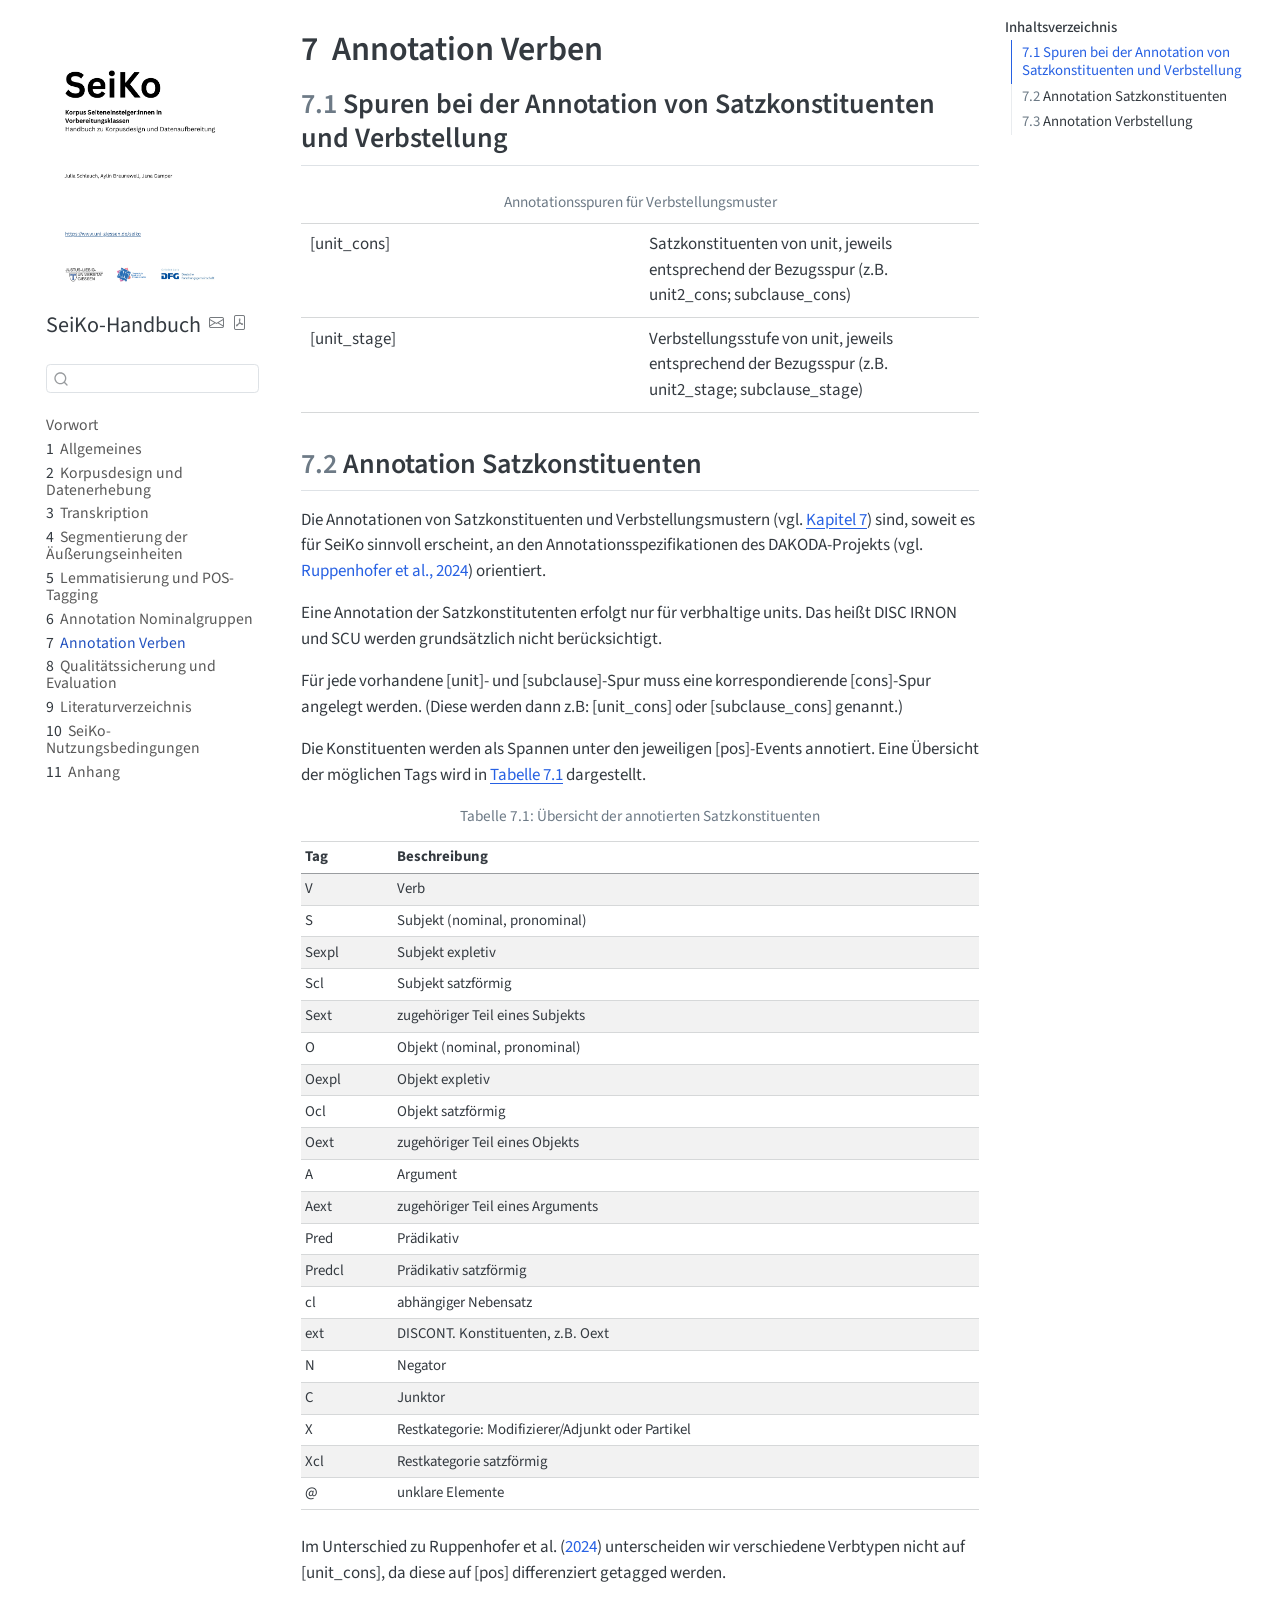
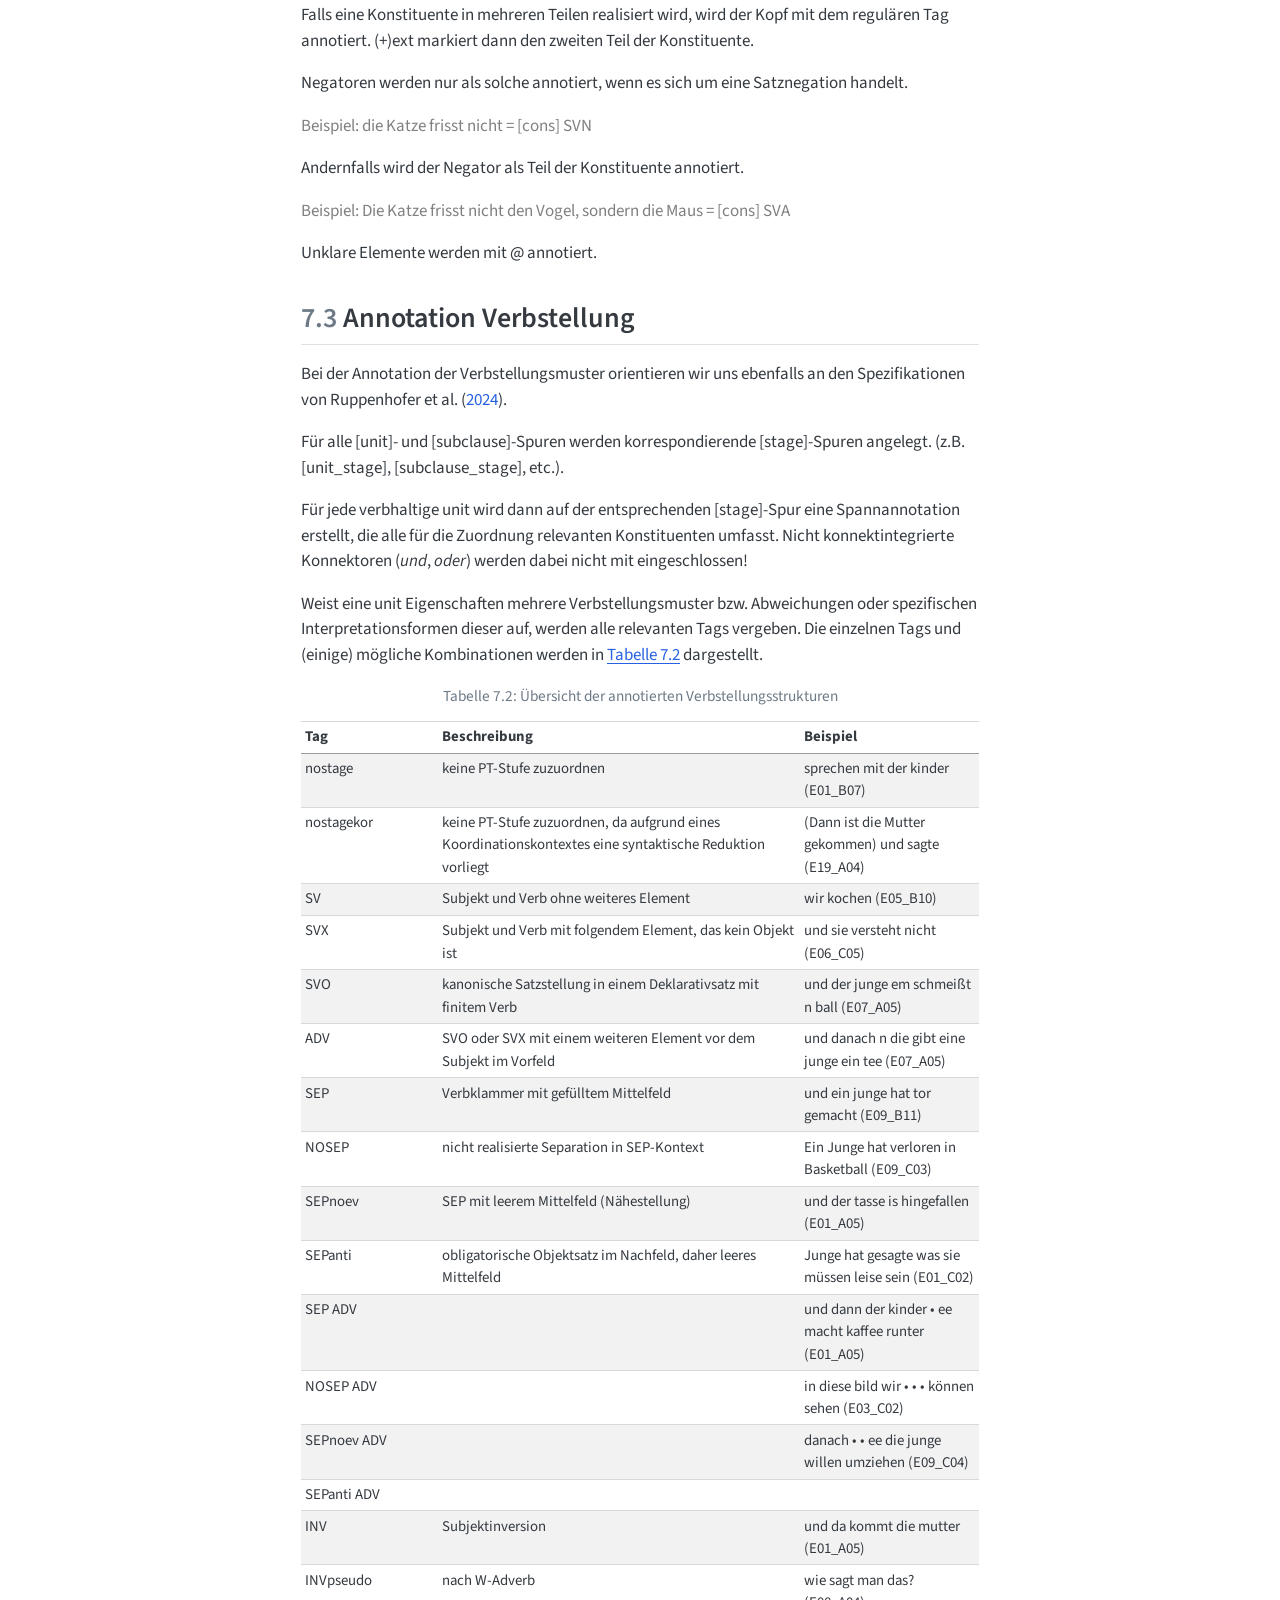
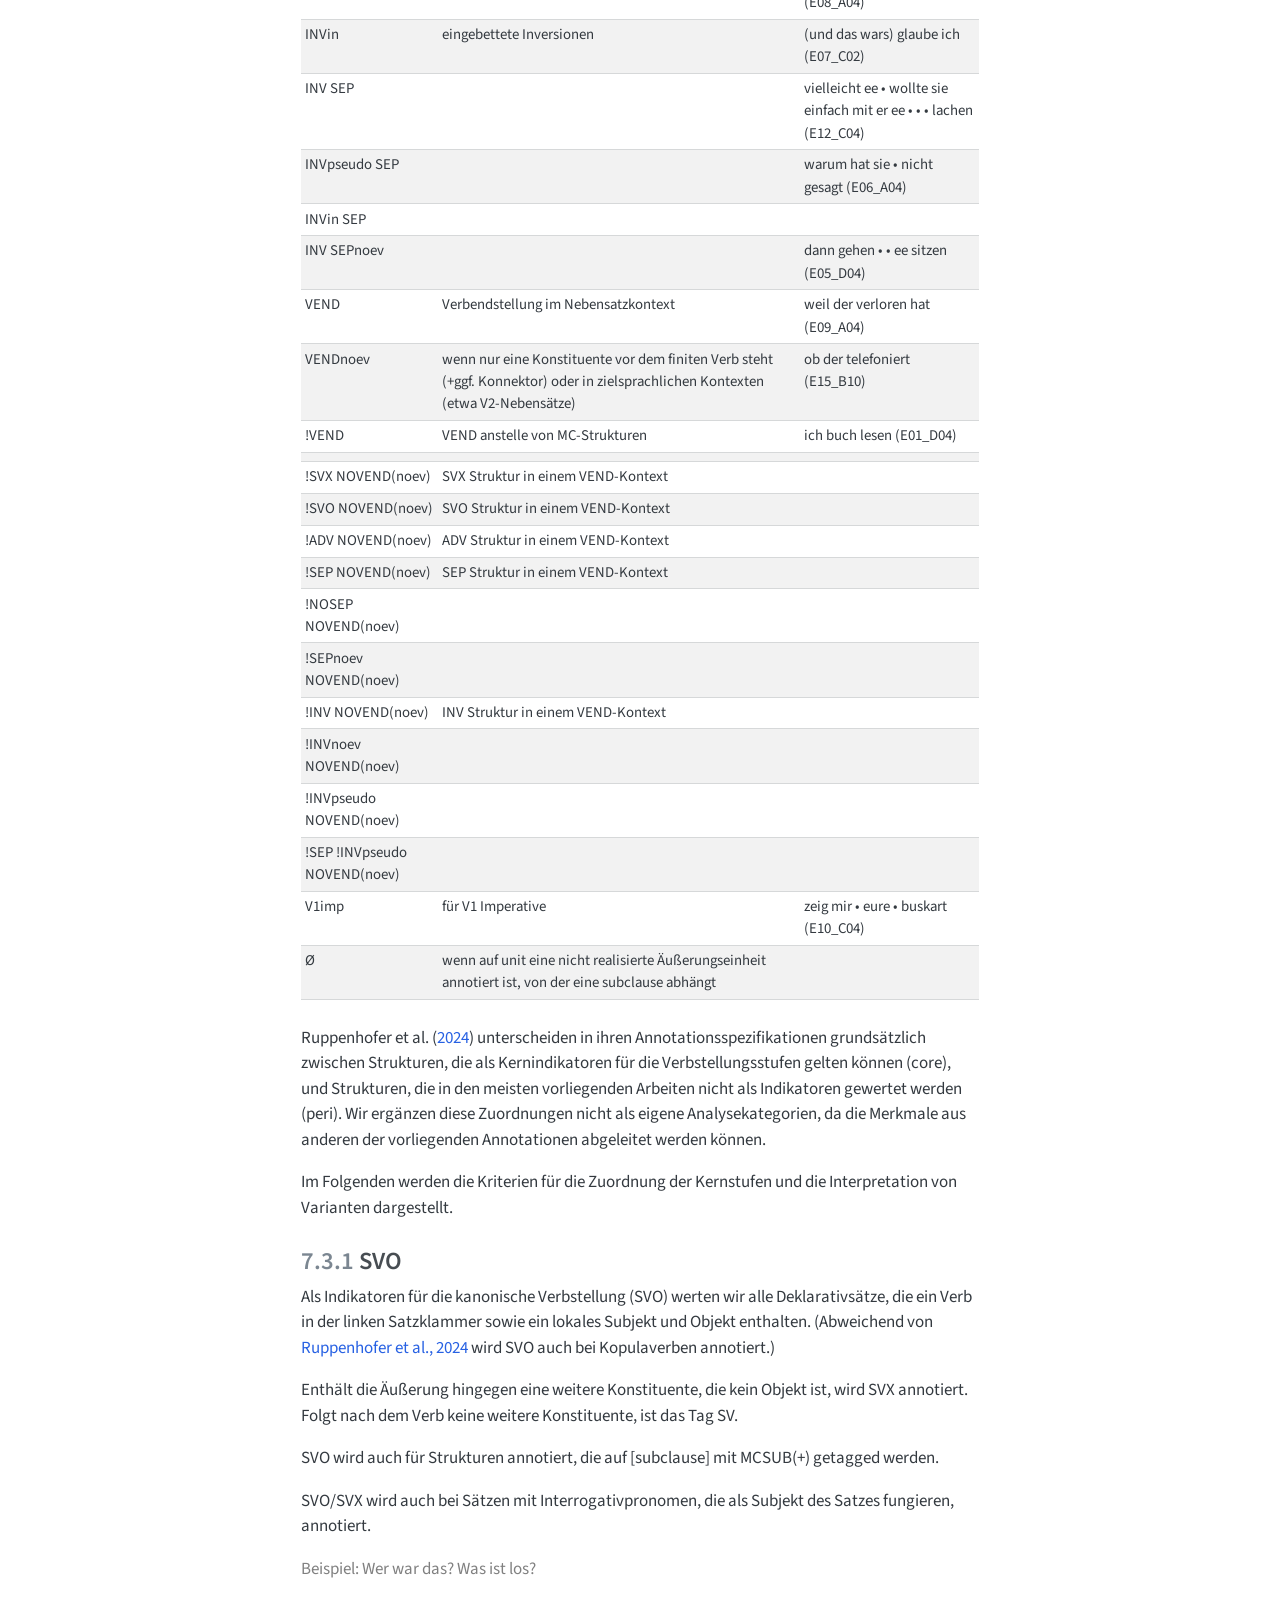
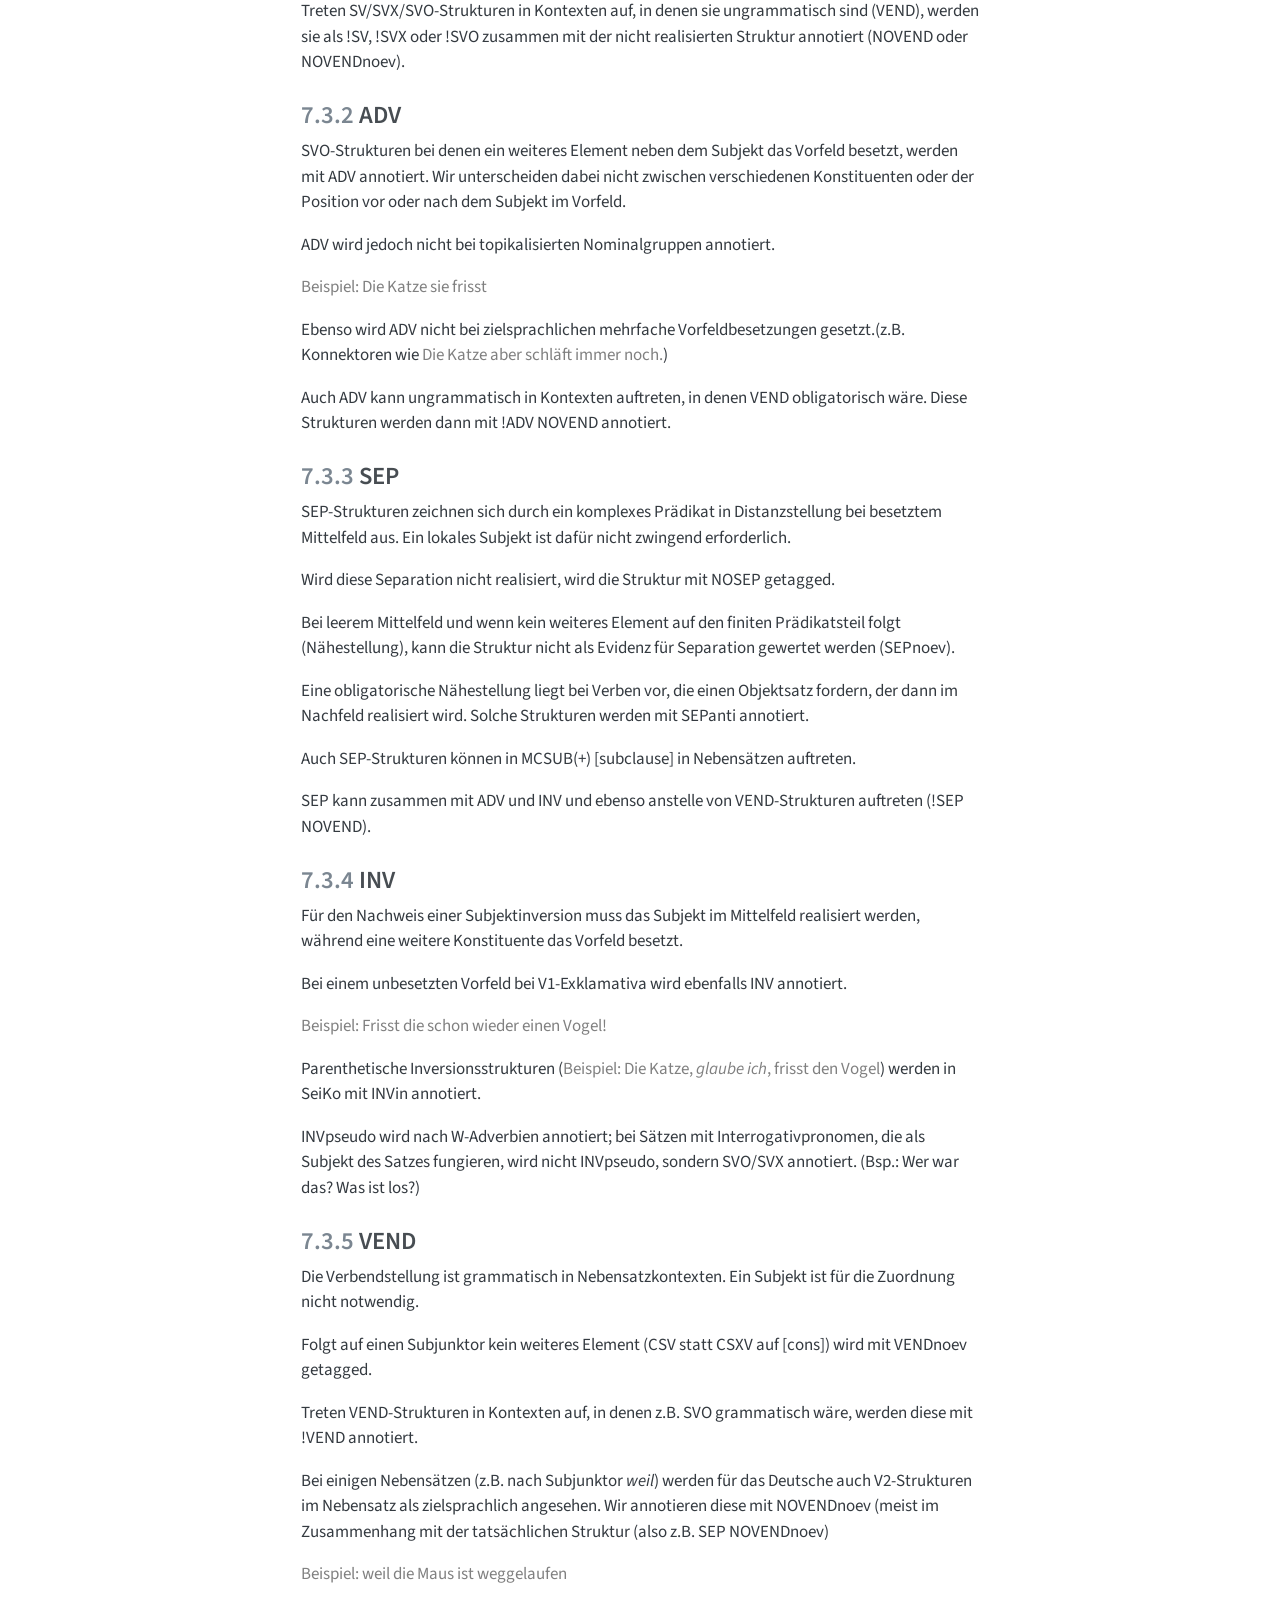
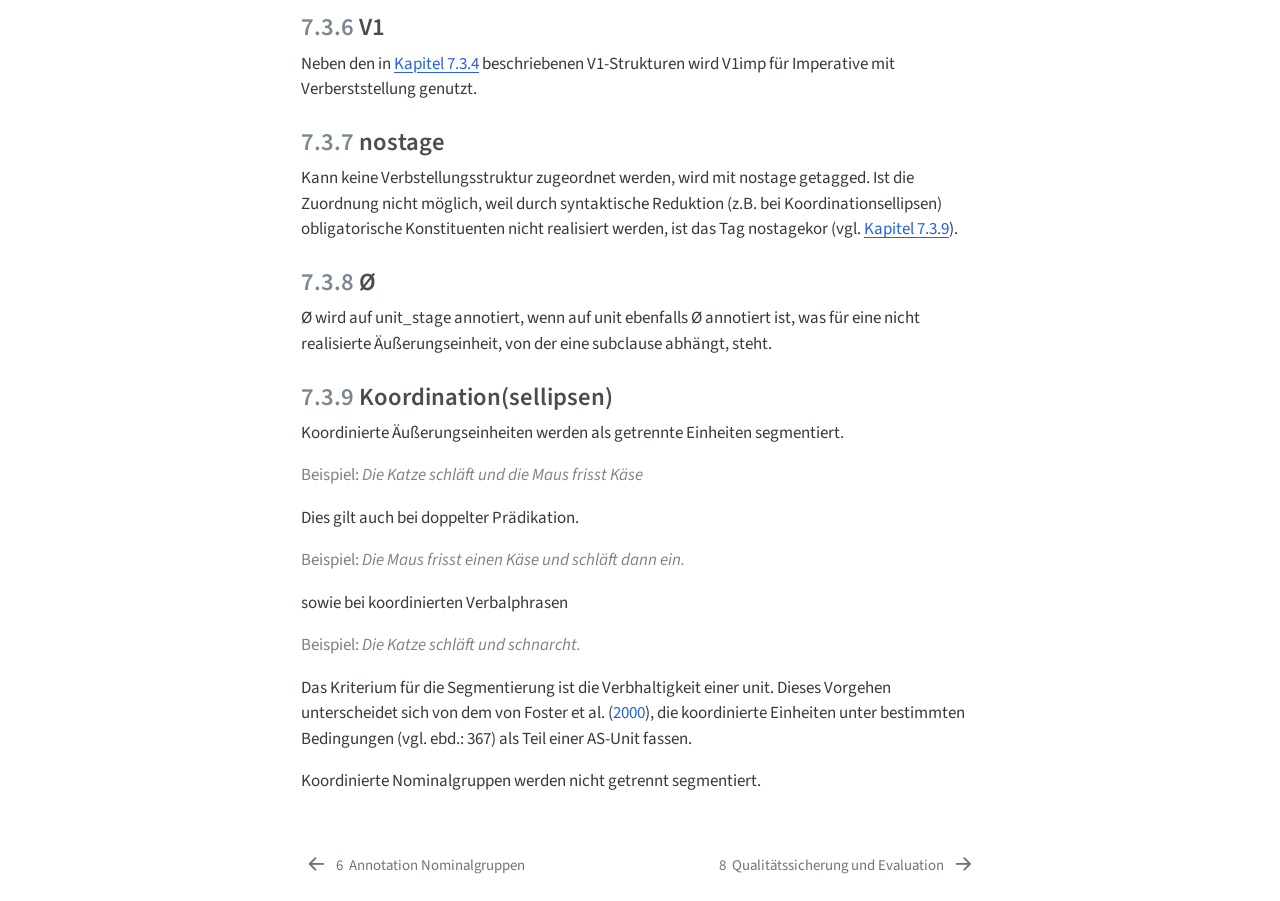
<file: verb.html>
<!DOCTYPE html>
<html xmlns="http://www.w3.org/1999/xhtml" lang="de" xml:lang="de"><head>

<meta charset="utf-8">
<meta name="generator" content="quarto-1.10.18">

<meta name="viewport" content="width=device-width, initial-scale=1.0, user-scalable=yes">


<title>7&nbsp; Annotation Verben – SeiKo (Korpus Seiteneinsteiger:innen in Vorbereitungsklassen): Handbuch zu Korpusdesign und Datenaufbereitung</title>
<style>
/* Default styles provided by pandoc.
** See https://pandoc.org/MANUAL.html#variables-for-html for config info.
*/
span.smallcaps{font-variant: small-caps;}
div.columns{display: flex; gap: 1.5em;}
div.column{flex: auto;}
@media screen {
div.columns{gap: min(4vw, 1.5em);}
div.column{overflow-x: auto;}
}
div.hanging-indent{margin-left: 1.5em; text-indent: -1.5em;}
ul.task-list{list-style: none;}
ul.task-list li input[type="checkbox"] {
  width: 0.8em;
  margin: 0 0.8em 0.2em -1em; /* quarto-specific, see https://github.com/quarto-dev/quarto-cli/issues/4556 */ 
  vertical-align: middle;
}
/* CSS for citations */
div.csl-bib-body { }
div.csl-entry {
  clear: both;
  margin-bottom: 0em;
}
.hanging-indent div.csl-entry {
  margin-left:2em;
  text-indent:-2em;
}
div.csl-left-margin {
  min-width:2em;
  float:left;
}
div.csl-right-inline {
  margin-left:2em;
  padding-left:1em;
}
div.csl-indent {
  margin-left: 2em;
}</style>


<script src="site_libs/quarto-nav/quarto-nav.js"></script>
<script src="site_libs/quarto-nav/headroom.min.js"></script>
<script src="site_libs/clipboard/clipboard.min.js"></script>
<script src="site_libs/quarto-search/autocomplete.umd.js"></script>
<script src="site_libs/quarto-search/fuse.min.js"></script>
<script src="site_libs/quarto-search/quarto-search.js"></script>
<meta name="quarto:offset" content="./">
<link href="./evaluation.html" rel="next">
<link href="./ngr.html" rel="prev">
<script src="site_libs/quarto-html/quarto.js" type="module"></script>
<script src="site_libs/quarto-html/tabsets/tabsets.js" type="module"></script>
<script src="site_libs/quarto-html/popper.min.js"></script>
<script src="site_libs/quarto-html/tippy.umd.min.js"></script>
<script src="site_libs/quarto-html/anchor.min.js"></script>
<link href="site_libs/quarto-html/tippy.css" rel="stylesheet">
<link href="site_libs/quarto-html/quarto-syntax-highlighting-64a204ab8560d761af7679ceaba22944.css" rel="stylesheet" id="quarto-text-highlighting-styles">
<script src="site_libs/bootstrap/bootstrap.min.js"></script>
<link href="site_libs/bootstrap/bootstrap-icons.css" rel="stylesheet">
<link href="site_libs/bootstrap/bootstrap-164cfe8d9d2495894d6b26734f072617.min.css" rel="stylesheet" append-hash="true" id="quarto-bootstrap" data-mode="light">
<script id="quarto-search-options" type="application/json">{
  "location": "sidebar",
  "copy-button": false,
  "collapse-after": 3,
  "panel-placement": "start",
  "type": "textbox",
  "limit": 50,
  "keyboard-shortcut": [
    "f",
    "/",
    "s"
  ],
  "show-item-context": false,
  "language": {
    "search-no-results-text": "Keine Treffer",
    "search-matching-documents-text": "Treffer",
    "search-copy-link-title": "Link in die Suche kopieren",
    "search-hide-matches-text": "Zusätzliche Treffer verbergen",
    "search-more-match-text": "weitere Treffer in diesem Dokument",
    "search-more-matches-text": "weitere Treffer in diesem Dokument",
    "search-clear-button-title": "Zurücksetzen",
    "search-text-placeholder": "",
    "search-detached-cancel-button-title": "Abbrechen",
    "search-submit-button-title": "Abschicken",
    "search-label": "Suchen"
  }
}</script>
<script src="site_libs/kePrint-0.0.1/kePrint.js"></script>
<link href="site_libs/lightable-0.0.1/lightable.css" rel="stylesheet">


<link rel="stylesheet" href="styles.css">
</head>

<body class="nav-sidebar floating quarto-light">

<div id="quarto-search-results"></div>
  <header id="quarto-header" class="headroom fixed-top">
  <nav class="quarto-secondary-nav">
    <div class="container-fluid d-flex">
      <button type="button" class="quarto-btn-toggle btn" data-bs-toggle="collapse" role="button" data-bs-target=".quarto-sidebar-collapse-item" aria-controls="quarto-sidebar" aria-expanded="false" aria-label="Seitenleiste umschalten" onclick="if (window.quartoToggleHeadroom) { window.quartoToggleHeadroom(); }">
        <i class="bi bi-layout-text-sidebar-reverse"></i>
      </button>
        <nav class="quarto-page-breadcrumbs" aria-label="breadcrumb"><ol class="breadcrumb"><li class="breadcrumb-item"><a href="./verb.html"><span class="chapter-number">7</span>&nbsp; <span class="chapter-title">Annotation Verben</span></a></li></ol></nav>
        <a class="flex-grow-1" role="navigation" data-bs-toggle="collapse" data-bs-target=".quarto-sidebar-collapse-item" aria-controls="quarto-sidebar" aria-expanded="false" aria-label="Seitenleiste umschalten" onclick="if (window.quartoToggleHeadroom) { window.quartoToggleHeadroom(); }">      
        </a>
      <button type="button" class="btn quarto-search-button" aria-label="Suchen" onclick="window.quartoOpenSearch();">
        <i class="bi bi-search"></i>
      </button>
    </div>
  </nav>
</header>
<!-- content -->
<div id="quarto-content" class="quarto-container page-columns page-rows-contents page-layout-article">
<!-- sidebar -->
  <nav id="quarto-sidebar" class="sidebar collapse collapse-horizontal quarto-sidebar-collapse-item sidebar-navigation floating overflow-auto">
    <div class="pt-lg-2 mt-2 text-left sidebar-header sidebar-header-stacked">
      <a href="./index.html" class="sidebar-logo-link">
      <img src="./cover/handbuch_deckblatt.png" alt="Deckblatt des SeiKo-Handbuchs" class="sidebar-logo light-content py-0 d-lg-inline d-none">
      <img src="./cover/handbuch_deckblatt.png" alt="Deckblatt des SeiKo-Handbuchs" class="sidebar-logo dark-content py-0 d-lg-inline d-none">
      </a>
    <div class="sidebar-title mb-0 py-0">
      <a href="./">SeiKo-Handbuch</a> 
        <div class="sidebar-tools-main">
    <a href="mailto:seiko@uni-giessen.de" title="Kontakt" class="quarto-navigation-tool px-1" aria-label="Kontakt"><i class="bi bi-envelope"></i></a>
    <a href="./seiko-handbuch.pdf" title="Download PDF" class="quarto-navigation-tool px-1" aria-label="Download PDF"><i class="bi bi-file-pdf"></i></a>
</div>
    </div>
      </div>
        <div class="mt-2 flex-shrink-0 align-items-center">
        <div class="sidebar-search">
        <div id="quarto-search" class="" title="Suchen"></div>
        </div>
        </div>
    <div class="sidebar-menu-container"> 
    <ul class="list-unstyled mt-1">
        <li class="sidebar-item">
  <div class="sidebar-item-container"> 
  <a href="./index.html" class="sidebar-item-text sidebar-link">
 <span class="menu-text">Vorwort</span></a>
  </div>
</li>
        <li class="sidebar-item">
  <div class="sidebar-item-container"> 
  <a href="./einleitung.html" class="sidebar-item-text sidebar-link">
 <span class="menu-text"><span class="chapter-number">1</span>&nbsp; <span class="chapter-title">Allgemeines</span></span></a>
  </div>
</li>
        <li class="sidebar-item">
  <div class="sidebar-item-container"> 
  <a href="./datenerhebung.html" class="sidebar-item-text sidebar-link">
 <span class="menu-text"><span class="chapter-number">2</span>&nbsp; <span class="chapter-title">Korpusdesign und Datenerhebung</span></span></a>
  </div>
</li>
        <li class="sidebar-item">
  <div class="sidebar-item-container"> 
  <a href="./transkription.html" class="sidebar-item-text sidebar-link">
 <span class="menu-text"><span class="chapter-number">3</span>&nbsp; <span class="chapter-title">Transkription</span></span></a>
  </div>
</li>
        <li class="sidebar-item">
  <div class="sidebar-item-container"> 
  <a href="./segmentierung.html" class="sidebar-item-text sidebar-link">
 <span class="menu-text"><span class="chapter-number">4</span>&nbsp; <span class="chapter-title">Segmentierung der Äußerungseinheiten</span></span></a>
  </div>
</li>
        <li class="sidebar-item">
  <div class="sidebar-item-container"> 
  <a href="./lemmapos.html" class="sidebar-item-text sidebar-link">
 <span class="menu-text"><span class="chapter-number">5</span>&nbsp; <span class="chapter-title">Lemmatisierung und POS-Tagging</span></span></a>
  </div>
</li>
        <li class="sidebar-item">
  <div class="sidebar-item-container"> 
  <a href="./ngr.html" class="sidebar-item-text sidebar-link">
 <span class="menu-text"><span class="chapter-number">6</span>&nbsp; <span class="chapter-title">Annotation Nominalgruppen</span></span></a>
  </div>
</li>
        <li class="sidebar-item">
  <div class="sidebar-item-container"> 
  <a href="./verb.html" class="sidebar-item-text sidebar-link active">
 <span class="menu-text"><span class="chapter-number">7</span>&nbsp; <span class="chapter-title">Annotation Verben</span></span></a>
  </div>
</li>
        <li class="sidebar-item">
  <div class="sidebar-item-container"> 
  <a href="./evaluation.html" class="sidebar-item-text sidebar-link">
 <span class="menu-text"><span class="chapter-number">8</span>&nbsp; <span class="chapter-title">Qualitätssicherung und Evaluation</span></span></a>
  </div>
</li>
        <li class="sidebar-item">
  <div class="sidebar-item-container"> 
  <a href="./references.html" class="sidebar-item-text sidebar-link">
 <span class="menu-text"><span class="chapter-number">9</span>&nbsp; <span class="chapter-title">Literaturverzeichnis</span></span></a>
  </div>
</li>
        <li class="sidebar-item">
  <div class="sidebar-item-container"> 
  <a href="./nutzungsbedingungen.html" class="sidebar-item-text sidebar-link">
 <span class="menu-text"><span class="chapter-number">10</span>&nbsp; <span class="chapter-title">SeiKo-Nutzungsbedingungen</span></span></a>
  </div>
</li>
        <li class="sidebar-item">
  <div class="sidebar-item-container"> 
  <a href="./Anhang/anhang.html" class="sidebar-item-text sidebar-link">
 <span class="menu-text"><span class="chapter-number">11</span>&nbsp; <span class="chapter-title">Anhang</span></span></a>
  </div>
</li>
    </ul>
    </div>
</nav>
<div id="quarto-sidebar-glass" class="quarto-sidebar-collapse-item" data-bs-toggle="collapse" data-bs-target=".quarto-sidebar-collapse-item"></div>
<!-- margin-sidebar -->
    <div id="quarto-margin-sidebar" class="sidebar margin-sidebar">
        <nav id="TOC" role="doc-toc" class="toc-active">
    <h2 id="toc-title">Inhaltsverzeichnis</h2>
   
  <ul>
  <li><a href="#sec-spuren-verb" id="toc-sec-spuren-verb" class="nav-link active" data-scroll-target="#sec-spuren-verb"><span class="header-section-number">7.1</span> Spuren bei der Annotation von Satzkonstituenten und Verbstellung</a></li>
  <li><a href="#sec-annokonst" id="toc-sec-annokonst" class="nav-link" data-scroll-target="#sec-annokonst"><span class="header-section-number">7.2</span> Annotation Satzkonstituenten</a></li>
  <li><a href="#annotation-verbstellung" id="toc-annotation-verbstellung" class="nav-link" data-scroll-target="#annotation-verbstellung"><span class="header-section-number">7.3</span> Annotation Verbstellung</a>
  <ul class="collapse">
  <li><a href="#sec-SVO" id="toc-sec-SVO" class="nav-link" data-scroll-target="#sec-SVO"><span class="header-section-number">7.3.1</span> SVO</a></li>
  <li><a href="#sec-ADV" id="toc-sec-ADV" class="nav-link" data-scroll-target="#sec-ADV"><span class="header-section-number">7.3.2</span> ADV</a></li>
  <li><a href="#sec-SEP" id="toc-sec-SEP" class="nav-link" data-scroll-target="#sec-SEP"><span class="header-section-number">7.3.3</span> SEP</a></li>
  <li><a href="#sec-INV" id="toc-sec-INV" class="nav-link" data-scroll-target="#sec-INV"><span class="header-section-number">7.3.4</span> INV</a></li>
  <li><a href="#sec-VEND" id="toc-sec-VEND" class="nav-link" data-scroll-target="#sec-VEND"><span class="header-section-number">7.3.5</span> VEND</a></li>
  <li><a href="#v1" id="toc-v1" class="nav-link" data-scroll-target="#v1"><span class="header-section-number">7.3.6</span> V1</a></li>
  <li><a href="#nostage" id="toc-nostage" class="nav-link" data-scroll-target="#nostage"><span class="header-section-number">7.3.7</span> nostage</a></li>
  <li><a href="#ø" id="toc-ø" class="nav-link" data-scroll-target="#ø"><span class="header-section-number">7.3.8</span> Ø</a></li>
  <li><a href="#sec-koordination" id="toc-sec-koordination" class="nav-link" data-scroll-target="#sec-koordination"><span class="header-section-number">7.3.9</span> Koordination(sellipsen)</a></li>
  </ul></li>
  </ul>
</nav>
    </div>
<!-- main -->
<main class="content" id="quarto-document-content">

<header id="title-block-header" class="quarto-title-block default">
<div class="quarto-title">
<h1 class="title"><span id="sec-annoverb" class="quarto-section-identifier"><span class="chapter-number">7</span>&nbsp; <span class="chapter-title">Annotation Verben</span></span></h1>
</div>



<div class="quarto-title-meta">

    
  
    
  </div>
  


</header>


<section id="sec-spuren-verb" class="level2" data-number="7.1">
<h2 data-number="7.1" class="anchored" data-anchor-id="sec-spuren-verb"><span class="header-section-number">7.1</span> Spuren bei der Annotation von Satzkonstituenten und Verbstellung</h2>
<table class="caption-top table">
<caption>Annotationsspuren für Verbstellungsmuster</caption>
<colgroup>
<col style="width: 50%">
<col style="width: 50%">
</colgroup>
<tbody>
<tr class="odd">
<td>[unit_cons]</td>
<td>Satzkonstituenten von unit, jeweils entsprechend der Bezugsspur (z.B. unit2_cons; subclause_cons)</td>
</tr>
<tr class="even">
<td>[unit_stage]</td>
<td>Verbstellungsstufe von unit, jeweils entsprechend der Bezugsspur (z.B. unit2_stage; subclause_stage)</td>
</tr>
</tbody>
</table>
</section>
<section id="sec-annokonst" class="level2" data-number="7.2">
<h2 data-number="7.2" class="anchored" data-anchor-id="sec-annokonst"><span class="header-section-number">7.2</span> Annotation Satzkonstituenten</h2>
<p>Die Annotationen von Satzkonstituenten und Verbstellungsmustern (vgl. <a href="#sec-annoverb" class="quarto-xref"><span>Kapitel 7</span></a>) sind, soweit es für SeiKo sinnvoll erscheint, an den Annotationsspezifikationen des DAKODA-Projekts <span class="citation" data-cites="Ruppenhofer.etal2024SpecificationProcessabilityTheorys">(vgl. <a href="references.html#ref-Ruppenhofer.etal2024SpecificationProcessabilityTheorys" role="doc-biblioref">Ruppenhofer et al., 2024</a>)</span> orientiert.</p>
<p>Eine Annotation der Satzkonstitutenten erfolgt nur für verbhaltige units. Das heißt DISC IRNON und SCU werden grundsätzlich nicht berücksichtigt.</p>
<p>Für jede vorhandene [unit]- und [subclause]-Spur muss eine korrespondierende [cons]-Spur angelegt werden. (Diese werden dann z.B: [unit_cons] oder [subclause_cons] genannt.)</p>
<p>Die Konstituenten werden als Spannen unter den jeweiligen [pos]-Events annotiert. Eine Übersicht der möglichen Tags wird in <a href="#tbl-satzkonstituenten" class="quarto-xref">Tabelle&nbsp;<span>7.1</span></a> dargestellt.</p>
<div class="cell">
<div id="tbl-satzkonstituenten" class="cell quarto-float quarto-figure quarto-figure-center anchored">
<figure class="quarto-float quarto-float-tbl figure">
<figcaption class="quarto-float-caption-top quarto-float-caption quarto-float-tbl" id="tbl-satzkonstituenten-caption-0ceaefa1-69ba-4598-a22c-09a6ac19f8ca">
Tabelle&nbsp;7.1: Übersicht der annotierten Satzkonstituenten
</figcaption>
<div aria-describedby="tbl-satzkonstituenten-caption-0ceaefa1-69ba-4598-a22c-09a6ac19f8ca">
<div class="cell-output-display">
<div class="table-responsive">
<table class="table table-hover table-condensed cell caption-top table-sm table-striped small">
<thead>
<tr class="header">
<th style="text-align: left;" data-quarto-table-cell-role="th">Tag</th>
<th style="text-align: left;" data-quarto-table-cell-role="th">Beschreibung</th>
</tr>
</thead>
<tbody>
<tr class="odd">
<td style="text-align: left;">V</td>
<td style="text-align: left;">Verb</td>
</tr>
<tr class="even">
<td style="text-align: left;">S</td>
<td style="text-align: left;">Subjekt (nominal, pronominal)</td>
</tr>
<tr class="odd">
<td style="text-align: left;">Sexpl</td>
<td style="text-align: left;">Subjekt expletiv</td>
</tr>
<tr class="even">
<td style="text-align: left;">Scl</td>
<td style="text-align: left;">Subjekt satzförmig</td>
</tr>
<tr class="odd">
<td style="text-align: left;">Sext</td>
<td style="text-align: left;">zugehöriger Teil eines Subjekts</td>
</tr>
<tr class="even">
<td style="text-align: left;">O</td>
<td style="text-align: left;">Objekt (nominal, pronominal)</td>
</tr>
<tr class="odd">
<td style="text-align: left;">Oexpl</td>
<td style="text-align: left;">Objekt expletiv</td>
</tr>
<tr class="even">
<td style="text-align: left;">Ocl</td>
<td style="text-align: left;">Objekt satzförmig</td>
</tr>
<tr class="odd">
<td style="text-align: left;">Oext</td>
<td style="text-align: left;">zugehöriger Teil eines Objekts</td>
</tr>
<tr class="even">
<td style="text-align: left;">A</td>
<td style="text-align: left;">Argument</td>
</tr>
<tr class="odd">
<td style="text-align: left;">Aext</td>
<td style="text-align: left;">zugehöriger Teil eines Arguments</td>
</tr>
<tr class="even">
<td style="text-align: left;">Pred</td>
<td style="text-align: left;">Prädikativ</td>
</tr>
<tr class="odd">
<td style="text-align: left;">Predcl</td>
<td style="text-align: left;">Prädikativ satzförmig</td>
</tr>
<tr class="even">
<td style="text-align: left;">cl</td>
<td style="text-align: left;">abhängiger Nebensatz</td>
</tr>
<tr class="odd">
<td style="text-align: left;">ext</td>
<td style="text-align: left;">DISCONT. Konstituenten, z.B. Oext</td>
</tr>
<tr class="even">
<td style="text-align: left;">N</td>
<td style="text-align: left;">Negator</td>
</tr>
<tr class="odd">
<td style="text-align: left;">C</td>
<td style="text-align: left;">Junktor</td>
</tr>
<tr class="even">
<td style="text-align: left;">X</td>
<td style="text-align: left;">Restkategorie: Modifizierer/Adjunkt oder Partikel</td>
</tr>
<tr class="odd">
<td style="text-align: left;">Xcl</td>
<td style="text-align: left;">Restkategorie satzförmig</td>
</tr>
<tr class="even">
<td style="text-align: left;">@</td>
<td style="text-align: left;">unklare Elemente</td>
</tr>
</tbody>
</table>
</div>
</div>
</div>
</figure>
</div>
</div>
<p>Im Unterschied zu <span class="citation" data-cites="Ruppenhofer.etal2024SpecificationProcessabilityTheorys">Ruppenhofer et al. (<a href="references.html#ref-Ruppenhofer.etal2024SpecificationProcessabilityTheorys" role="doc-biblioref">2024</a>)</span> unterscheiden wir verschiedene Verbtypen nicht auf [unit_cons], da diese auf [pos] differenziert getagged werden.</p>
<p>Falls eine Konstituente in mehreren Teilen realisiert wird, wird der Kopf mit dem regulären Tag annotiert. (+)ext markiert dann den zweiten Teil der Konstituente.</p>
<p>Negatoren werden nur als solche annotiert, wenn es sich um eine Satznegation handelt.</p>
<p><span class="beispiel">Beispiel: die Katze frisst nicht = [cons] SVN</span></p>
<p>Andernfalls wird der Negator als Teil der Konstituente annotiert.</p>
<p><span class="beispiel">Beispiel: Die Katze frisst nicht den Vogel, sondern die Maus = [cons] SVA</span></p>
<p>Unklare Elemente werden mit @ annotiert.</p>
</section>
<section id="annotation-verbstellung" class="level2" data-number="7.3">
<h2 data-number="7.3" class="anchored" data-anchor-id="annotation-verbstellung"><span class="header-section-number">7.3</span> Annotation Verbstellung</h2>
<p>Bei der Annotation der Verbstellungsmuster orientieren wir uns ebenfalls an den Spezifikationen von <span class="citation" data-cites="Ruppenhofer.etal2024SpecificationProcessabilityTheorys">Ruppenhofer et al. (<a href="references.html#ref-Ruppenhofer.etal2024SpecificationProcessabilityTheorys" role="doc-biblioref">2024</a>)</span>.</p>
<p>Für alle [unit]- und [subclause]-Spuren werden korrespondierende [stage]-Spuren angelegt. (z.B. [unit_stage], [subclause_stage], etc.).</p>
<p>Für jede verbhaltige unit wird dann auf der entsprechenden [stage]-Spur eine Spannannotation erstellt, die alle für die Zuordnung relevanten Konstituenten umfasst. Nicht konnektintegrierte Konnektoren (<em>und</em>, <em>oder</em>) werden dabei nicht mit eingeschlossen!</p>
<p>Weist eine unit Eigenschaften mehrere Verbstellungsmuster bzw. Abweichungen oder spezifischen Interpretationsformen dieser auf, werden alle relevanten Tags vergeben. Die einzelnen Tags und (einige) mögliche Kombinationen werden in <a href="#tbl-verbstellung" class="quarto-xref">Tabelle&nbsp;<span>7.2</span></a> dargestellt.</p>
<div class="cell">
<div id="tbl-verbstellung" class="cell quarto-float quarto-figure quarto-figure-center anchored">
<figure class="quarto-float quarto-float-tbl figure">
<figcaption class="quarto-float-caption-top quarto-float-caption quarto-float-tbl" id="tbl-verbstellung-caption-0ceaefa1-69ba-4598-a22c-09a6ac19f8ca">
Tabelle&nbsp;7.2: Übersicht der annotierten Verbstellungsstrukturen
</figcaption>
<div aria-describedby="tbl-verbstellung-caption-0ceaefa1-69ba-4598-a22c-09a6ac19f8ca">
<div class="cell-output-display">
<div class="table-responsive">
<table class="table table-hover table-condensed cell caption-top table-sm table-striped small">
<thead>
<tr class="header">
<th style="text-align: left;" data-quarto-table-cell-role="th">Tag</th>
<th style="text-align: left;" data-quarto-table-cell-role="th">Beschreibung</th>
<th style="text-align: left;" data-quarto-table-cell-role="th">Beispiel</th>
</tr>
</thead>
<tbody>
<tr class="odd">
<td style="text-align: left;">nostage</td>
<td style="text-align: left;">keine PT-Stufe zuzuordnen</td>
<td style="text-align: left;">sprechen mit der kinder (E01_B07)</td>
</tr>
<tr class="even">
<td style="text-align: left;">nostagekor</td>
<td style="text-align: left;">keine PT-Stufe zuzuordnen, da aufgrund eines Koordinationskontextes eine syntaktische Reduktion vorliegt</td>
<td style="text-align: left;">(Dann ist die Mutter gekommen) und sagte (E19_A04)</td>
</tr>
<tr class="odd">
<td style="text-align: left;">SV</td>
<td style="text-align: left;">Subjekt und Verb ohne weiteres Element</td>
<td style="text-align: left;">wir kochen (E05_B10)</td>
</tr>
<tr class="even">
<td style="text-align: left;">SVX</td>
<td style="text-align: left;">Subjekt und Verb mit folgendem Element, das kein Objekt ist</td>
<td style="text-align: left;">und sie versteht nicht (E06_C05)</td>
</tr>
<tr class="odd">
<td style="text-align: left;">SVO</td>
<td style="text-align: left;">kanonische Satzstellung in einem Deklarativsatz mit finitem Verb</td>
<td style="text-align: left;">und der junge em schmeißt n ball (E07_A05)</td>
</tr>
<tr class="even">
<td style="text-align: left;">ADV</td>
<td style="text-align: left;">SVO oder SVX mit einem weiteren Element vor dem Subjekt im Vorfeld</td>
<td style="text-align: left;">und danach n die gibt eine junge ein tee (E07_A05)</td>
</tr>
<tr class="odd">
<td style="text-align: left;">SEP</td>
<td style="text-align: left;">Verbklammer mit gefülltem Mittelfeld</td>
<td style="text-align: left;">und ein junge hat tor gemacht (E09_B11)</td>
</tr>
<tr class="even">
<td style="text-align: left;">NOSEP</td>
<td style="text-align: left;">nicht realisierte Separation in SEP-Kontext</td>
<td style="text-align: left;">Ein Junge hat verloren in Basketball (E09_C03)</td>
</tr>
<tr class="odd">
<td style="text-align: left;">SEPnoev</td>
<td style="text-align: left;">SEP mit leerem Mittelfeld (Nähestellung)</td>
<td style="text-align: left;">und der tasse is hingefallen (E01_A05)</td>
</tr>
<tr class="even">
<td style="text-align: left;">SEPanti</td>
<td style="text-align: left;">obligatorische Objektsatz im Nachfeld, daher leeres Mittelfeld</td>
<td style="text-align: left;">Junge hat gesagte was sie müssen leise sein (E01_C02)</td>
</tr>
<tr class="odd">
<td style="text-align: left;">SEP ADV</td>
<td style="text-align: left;"></td>
<td style="text-align: left;">und dann der kinder • ee macht kaffee runter (E01_A05)</td>
</tr>
<tr class="even">
<td style="text-align: left;">NOSEP ADV</td>
<td style="text-align: left;"></td>
<td style="text-align: left;">in diese bild wir • • • können sehen (E03_C02)</td>
</tr>
<tr class="odd">
<td style="text-align: left;">SEPnoev ADV</td>
<td style="text-align: left;"></td>
<td style="text-align: left;">danach • • ee die junge willen umziehen (E09_C04)</td>
</tr>
<tr class="even">
<td style="text-align: left;">SEPanti ADV</td>
<td style="text-align: left;"></td>
<td style="text-align: left;"></td>
</tr>
<tr class="odd">
<td style="text-align: left;">INV</td>
<td style="text-align: left;">Subjektinversion</td>
<td style="text-align: left;">und da kommt die mutter (E01_A05)</td>
</tr>
<tr class="even">
<td style="text-align: left;">INVpseudo</td>
<td style="text-align: left;">nach W-Adverb</td>
<td style="text-align: left;">wie sagt man das? (E08_A04)</td>
</tr>
<tr class="odd">
<td style="text-align: left;">INVin</td>
<td style="text-align: left;">eingebettete Inversionen</td>
<td style="text-align: left;">(und das wars) glaube ich (E07_C02)</td>
</tr>
<tr class="even">
<td style="text-align: left;">INV SEP</td>
<td style="text-align: left;"></td>
<td style="text-align: left;">vielleicht ee • wollte sie einfach mit er ee • • • lachen (E12_C04)</td>
</tr>
<tr class="odd">
<td style="text-align: left;">INVpseudo SEP</td>
<td style="text-align: left;"></td>
<td style="text-align: left;">warum hat sie • nicht gesagt (E06_A04)</td>
</tr>
<tr class="even">
<td style="text-align: left;">INVin SEP</td>
<td style="text-align: left;"></td>
<td style="text-align: left;"></td>
</tr>
<tr class="odd">
<td style="text-align: left;">INV SEPnoev</td>
<td style="text-align: left;"></td>
<td style="text-align: left;">dann gehen • • ee sitzen (E05_D04)</td>
</tr>
<tr class="even">
<td style="text-align: left;">VEND</td>
<td style="text-align: left;">Verbendstellung im Nebensatzkontext</td>
<td style="text-align: left;">weil der verloren hat (E09_A04)</td>
</tr>
<tr class="odd">
<td style="text-align: left;">VENDnoev</td>
<td style="text-align: left;">wenn nur eine Konstituente vor dem finiten Verb steht (+ggf. Konnektor) oder in zielsprachlichen Kontexten (etwa V2-Nebensätze)</td>
<td style="text-align: left;">ob der telefoniert (E15_B10)</td>
</tr>
<tr class="even">
<td style="text-align: left;">!VEND</td>
<td style="text-align: left;">VEND anstelle von MC-Strukturen</td>
<td style="text-align: left;">ich buch lesen (E01_D04)</td>
</tr>
<tr class="odd">
<td style="text-align: left;"></td>
<td style="text-align: left;"></td>
<td style="text-align: left;"></td>
</tr>
<tr class="even">
<td style="text-align: left;">!SVX NOVEND(noev)</td>
<td style="text-align: left;">SVX Struktur in einem VEND-Kontext</td>
<td style="text-align: left;"></td>
</tr>
<tr class="odd">
<td style="text-align: left;">!SVO NOVEND(noev)</td>
<td style="text-align: left;">SVO Struktur in einem VEND-Kontext</td>
<td style="text-align: left;"></td>
</tr>
<tr class="even">
<td style="text-align: left;">!ADV NOVEND(noev)</td>
<td style="text-align: left;">ADV Struktur in einem VEND-Kontext</td>
<td style="text-align: left;"></td>
</tr>
<tr class="odd">
<td style="text-align: left;">!SEP NOVEND(noev)</td>
<td style="text-align: left;">SEP Struktur in einem VEND-Kontext</td>
<td style="text-align: left;"></td>
</tr>
<tr class="even">
<td style="text-align: left;">!NOSEP NOVEND(noev)</td>
<td style="text-align: left;"></td>
<td style="text-align: left;"></td>
</tr>
<tr class="odd">
<td style="text-align: left;">!SEPnoev NOVEND(noev)</td>
<td style="text-align: left;"></td>
<td style="text-align: left;"></td>
</tr>
<tr class="even">
<td style="text-align: left;">!INV NOVEND(noev)</td>
<td style="text-align: left;">INV Struktur in einem VEND-Kontext</td>
<td style="text-align: left;"></td>
</tr>
<tr class="odd">
<td style="text-align: left;">!INVnoev NOVEND(noev)</td>
<td style="text-align: left;"></td>
<td style="text-align: left;"></td>
</tr>
<tr class="even">
<td style="text-align: left;">!INVpseudo NOVEND(noev)</td>
<td style="text-align: left;"></td>
<td style="text-align: left;"></td>
</tr>
<tr class="odd">
<td style="text-align: left;">!SEP !INVpseudo NOVEND(noev)</td>
<td style="text-align: left;"></td>
<td style="text-align: left;"></td>
</tr>
<tr class="even">
<td style="text-align: left;">V1imp</td>
<td style="text-align: left;">für V1 Imperative</td>
<td style="text-align: left;">zeig mir • eure • buskart (E10_C04)</td>
</tr>
<tr class="odd">
<td style="text-align: left;">Ø</td>
<td style="text-align: left;">wenn auf unit eine nicht realisierte Äußerungseinheit annotiert ist, von der eine subclause abhängt</td>
<td style="text-align: left;"></td>
</tr>
</tbody>
</table>
</div>
</div>
</div>
</figure>
</div>
</div>
<p><span class="citation" data-cites="Ruppenhofer.etal2024SpecificationProcessabilityTheorys">Ruppenhofer et al. (<a href="references.html#ref-Ruppenhofer.etal2024SpecificationProcessabilityTheorys" role="doc-biblioref">2024</a>)</span> unterscheiden in ihren Annotationsspezifikationen grundsätzlich zwischen Strukturen, die als Kernindikatoren für die Verbstellungsstufen gelten können (core), und Strukturen, die in den meisten vorliegenden Arbeiten nicht als Indikatoren gewertet werden (peri). Wir ergänzen diese Zuordnungen nicht als eigene Analysekategorien, da die Merkmale aus anderen der vorliegenden Annotationen abgeleitet werden können.</p>
<p>Im Folgenden werden die Kriterien für die Zuordnung der Kernstufen und die Interpretation von Varianten dargestellt.</p>
<section id="sec-SVO" class="level3" data-number="7.3.1">
<h3 data-number="7.3.1" class="anchored" data-anchor-id="sec-SVO"><span class="header-section-number">7.3.1</span> SVO</h3>
<p>Als Indikatoren für die kanonische Verbstellung (SVO) werten wir alle Deklarativsätze, die ein Verb in der linken Satzklammer sowie ein lokales Subjekt und Objekt enthalten. <span class="citation" data-cites="Ruppenhofer.etal2024SpecificationProcessabilityTheorys">(Abweichend von <a href="references.html#ref-Ruppenhofer.etal2024SpecificationProcessabilityTheorys" role="doc-biblioref">Ruppenhofer et al., 2024</a> wird SVO auch bei Kopulaverben annotiert.)</span></p>
<p>Enthält die Äußerung hingegen eine weitere Konstituente, die kein Objekt ist, wird SVX annotiert. Folgt nach dem Verb keine weitere Konstituente, ist das Tag SV.</p>
<p>SVO wird auch für Strukturen annotiert, die auf [subclause] mit MCSUB(+) getagged werden.</p>
<p>SVO/SVX wird auch bei Sätzen mit Interrogativpronomen, die als Subjekt des Satzes fungieren, annotiert.</p>
<p><span class="beispiel">Beispiel: Wer war das? Was ist los?</span></p>
<p>Treten SV/SVX/SVO-Strukturen in Kontexten auf, in denen sie ungrammatisch sind (VEND), werden sie als !SV, !SVX oder !SVO zusammen mit der nicht realisierten Struktur annotiert (NOVEND oder NOVENDnoev).</p>
</section>
<section id="sec-ADV" class="level3" data-number="7.3.2">
<h3 data-number="7.3.2" class="anchored" data-anchor-id="sec-ADV"><span class="header-section-number">7.3.2</span> ADV</h3>
<p>SVO-Strukturen bei denen ein weiteres Element neben dem Subjekt das Vorfeld besetzt, werden mit ADV annotiert. Wir unterscheiden dabei nicht zwischen verschiedenen Konstituenten oder der Position vor oder nach dem Subjekt im Vorfeld.</p>
<p>ADV wird jedoch nicht bei topikalisierten Nominalgruppen annotiert.</p>
<p><span class="beispiel">Beispiel: Die Katze sie frisst</span></p>
<p>Ebenso wird ADV nicht bei zielsprachlichen mehrfache Vorfeldbesetzungen gesetzt.(z.B. Konnektoren wie <span class="beispiel">Die Katze aber schläft immer noch.</span>)</p>
<p>Auch ADV kann ungrammatisch in Kontexten auftreten, in denen VEND obligatorisch wäre. Diese Strukturen werden dann mit !ADV NOVEND annotiert.</p>
</section>
<section id="sec-SEP" class="level3" data-number="7.3.3">
<h3 data-number="7.3.3" class="anchored" data-anchor-id="sec-SEP"><span class="header-section-number">7.3.3</span> SEP</h3>
<p>SEP-Strukturen zeichnen sich durch ein komplexes Prädikat in Distanzstellung bei besetztem Mittelfeld aus. Ein lokales Subjekt ist dafür nicht zwingend erforderlich.</p>
<p>Wird diese Separation nicht realisiert, wird die Struktur mit NOSEP getagged.</p>
<p>Bei leerem Mittelfeld und wenn kein weiteres Element auf den finiten Prädikatsteil folgt (Nähestellung), kann die Struktur nicht als Evidenz für Separation gewertet werden (SEPnoev).</p>
<p>Eine obligatorische Nähestellung liegt bei Verben vor, die einen Objektsatz fordern, der dann im Nachfeld realisiert wird. Solche Strukturen werden mit SEPanti annotiert.</p>
<p>Auch SEP-Strukturen können in MCSUB(+) [subclause] in Nebensätzen auftreten.</p>
<p>SEP kann zusammen mit ADV und INV und ebenso anstelle von VEND-Strukturen auftreten (!SEP NOVEND).</p>
</section>
<section id="sec-INV" class="level3" data-number="7.3.4">
<h3 data-number="7.3.4" class="anchored" data-anchor-id="sec-INV"><span class="header-section-number">7.3.4</span> INV</h3>
<p>Für den Nachweis einer Subjektinversion muss das Subjekt im Mittelfeld realisiert werden, während eine weitere Konstituente das Vorfeld besetzt.</p>
<p>Bei einem unbesetzten Vorfeld bei V1-Exklamativa wird ebenfalls INV annotiert.</p>
<p><span class="beispiel">Beispiel: Frisst die schon wieder einen Vogel!</span></p>
<p>Parenthetische Inversionsstrukturen (<span class="beispiel">Beispiel: Die Katze, <em>glaube ich</em>, frisst den Vogel</span>) werden in SeiKo mit INVin annotiert.</p>
<p>INVpseudo wird nach W-Adverbien annotiert; bei Sätzen mit Interrogativpronomen, die als Subjekt des Satzes fungieren, wird nicht INVpseudo, sondern SVO/SVX annotiert. (Bsp.: Wer war das? Was ist los?)</p>
</section>
<section id="sec-VEND" class="level3" data-number="7.3.5">
<h3 data-number="7.3.5" class="anchored" data-anchor-id="sec-VEND"><span class="header-section-number">7.3.5</span> VEND</h3>
<p>Die Verbendstellung ist grammatisch in Nebensatzkontexten. Ein Subjekt ist für die Zuordnung nicht notwendig.</p>
<p>Folgt auf einen Subjunktor kein weiteres Element (CSV statt CSXV auf [cons]) wird mit VENDnoev getagged.</p>
<p>Treten VEND-Strukturen in Kontexten auf, in denen z.B. SVO grammatisch wäre, werden diese mit !VEND annotiert.</p>
<p>Bei einigen Nebensätzen (z.B. nach Subjunktor <em>weil</em>) werden für das Deutsche auch V2-Strukturen im Nebensatz als zielsprachlich angesehen. Wir annotieren diese mit NOVENDnoev (meist im Zusammenhang mit der tatsächlichen Struktur (also z.B. SEP NOVENDnoev)</p>
<p><span class="beispiel">Beispiel: weil die Maus ist weggelaufen</span></p>
</section>
<section id="v1" class="level3" data-number="7.3.6">
<h3 data-number="7.3.6" class="anchored" data-anchor-id="v1"><span class="header-section-number">7.3.6</span> V1</h3>
<p>Neben den in <a href="#sec-INV" class="quarto-xref"><span>Kapitel 7.3.4</span></a> beschriebenen V1-Strukturen wird V1imp für Imperative mit Verberststellung genutzt.</p>
</section>
<section id="nostage" class="level3" data-number="7.3.7">
<h3 data-number="7.3.7" class="anchored" data-anchor-id="nostage"><span class="header-section-number">7.3.7</span> nostage</h3>
<p>Kann keine Verbstellungsstruktur zugeordnet werden, wird mit nostage getagged. Ist die Zuordnung nicht möglich, weil durch syntaktische Reduktion (z.B. bei Koordinationsellipsen) obligatorische Konstituenten nicht realisiert werden, ist das Tag nostagekor (vgl. <a href="#sec-koordination" class="quarto-xref"><span>Kapitel 7.3.9</span></a>).</p>
</section>
<section id="ø" class="level3" data-number="7.3.8">
<h3 data-number="7.3.8" class="anchored" data-anchor-id="ø"><span class="header-section-number">7.3.8</span> Ø</h3>
<p>Ø wird auf unit_stage annotiert, wenn auf unit ebenfalls Ø annotiert ist, was für eine nicht realisierte Äußerungseinheit, von der eine subclause abhängt, steht.</p>
</section>
<section id="sec-koordination" class="level3" data-number="7.3.9">
<h3 data-number="7.3.9" class="anchored" data-anchor-id="sec-koordination"><span class="header-section-number">7.3.9</span> Koordination(sellipsen)</h3>
<p>Koordinierte Äußerungseinheiten werden als getrennte Einheiten segmentiert.</p>
<p><span class="beispiel">Beispiel: <em>Die Katze schläft und die Maus frisst Käse</em></span></p>
<p>Dies gilt auch bei doppelter Prädikation.</p>
<p><span class="beispiel">Beispiel: <em>Die Maus frisst einen Käse und schläft dann ein.</em></span></p>
<p>sowie bei koordinierten Verbalphrasen</p>
<p><span class="beispiel">Beispiel: <em>Die Katze schläft und schnarcht.</em></span></p>
<p>Das Kriterium für die Segmentierung ist die Verbhaltigkeit einer unit. Dieses Vorgehen unterscheidet sich von dem von <span class="citation" data-cites="Foster.etal2000Measuringspokenlanguage">Foster et al. (<a href="references.html#ref-Foster.etal2000Measuringspokenlanguage" role="doc-biblioref">2000</a>)</span>, die koordinierte Einheiten unter bestimmten Bedingungen (vgl. ebd.: 367) als Teil einer AS-Unit fassen.</p>
<p>Koordinierte Nominalgruppen werden nicht getrennt segmentiert.</p>


<div id="refs" class="references csl-bib-body hanging-indent" data-entry-spacing="0" data-line-spacing="2" role="list" style="display: none">
<div id="ref-Foster.etal2000Measuringspokenlanguage" class="csl-entry" role="listitem">
Foster, Pauline, Tonkyn, Alan, &amp; Wigglesworth, Gillian. (2000). Measuring spoken language: <span>A</span> unit for all reasons. <em>Applied Linguistics</em>, <em>21</em>(3), 354–375. <a href="https://doi.org/10.1093/applin/21.3.354">https://doi.org/10.1093/applin/21.3.354</a>
</div>
<div id="ref-Ruppenhofer.etal2024SpecificationProcessabilityTheorys" class="csl-entry" role="listitem">
Ruppenhofer, Josef, Schwendemann, Matthias, Portmann, Annette, &amp; Wisniewski, Katrin. (2024). <em>Specification of <span>Processability Theory</span>’s <span>Developmental Stages</span></em>.
</div>
</div>
</section>
</section>

</main> <!-- /main -->
<script id="quarto-html-after-body" type="application/javascript">
  window.document.addEventListener("DOMContentLoaded", function (event) {
    const icon = "";
    const anchorJS = new window.AnchorJS();
    anchorJS.options = {
      placement: 'right',
      icon: icon
    };
    anchorJS.add('.anchored');
    const isCodeAnnotation = (el) => {
      for (const clz of el.classList) {
        if (clz.startsWith('code-annotation-')) {                     
          return true;
        }
      }
      return false;
    }
    const onCopySuccess = function(e) {
      // button target
      const button = e.trigger;
      // don't keep focus
      button.blur();
      // flash "checked"
      button.classList.add('code-copy-button-checked');
      var currentTitle = button.getAttribute("title");
      button.setAttribute("title", "Kopiert");
      let tooltip;
      if (window.bootstrap) {
        button.setAttribute("data-bs-toggle", "tooltip");
        button.setAttribute("data-bs-placement", "left");
        button.setAttribute("data-bs-title", "Kopiert");
        tooltip = new bootstrap.Tooltip(button, 
          { trigger: "manual", 
            customClass: "code-copy-button-tooltip",
            offset: [0, -8]});
        tooltip.show();    
      }
      setTimeout(function() {
        if (tooltip) {
          tooltip.hide();
          button.removeAttribute("data-bs-title");
          button.removeAttribute("data-bs-toggle");
          button.removeAttribute("data-bs-placement");
        }
        button.setAttribute("title", currentTitle);
        button.classList.remove('code-copy-button-checked');
      }, 1000);
      // clear code selection
      e.clearSelection();
    }
    const getTextToCopy = function(trigger) {
      const outerScaffold = trigger.parentElement.cloneNode(true);
      const codeEl = outerScaffold.querySelector('code');
      for (const childEl of codeEl.children) {
        if (isCodeAnnotation(childEl)) {
          childEl.remove();
        }
      }
      return codeEl.innerText;
    }
    const clipboard = new window.ClipboardJS('.code-copy-button:not([data-in-quarto-modal])', {
      text: getTextToCopy
    });
    clipboard.on('success', onCopySuccess);
    if (window.document.getElementById('quarto-embedded-source-code-modal')) {
      const clipboardModal = new window.ClipboardJS('.code-copy-button[data-in-quarto-modal]', {
        text: getTextToCopy,
        container: window.document.getElementById('quarto-embedded-source-code-modal')
      });
      clipboardModal.on('success', onCopySuccess);
    }
      var localhostRegex = new RegExp(/^(?:http|https):\/\/localhost\:?[0-9]*\//);
      var mailtoRegex = new RegExp(/^mailto:/);
        var filterRegex = new RegExp('/' + window.location.host + '/');
      var isInternal = (href) => {
          return filterRegex.test(href) || localhostRegex.test(href) || mailtoRegex.test(href);
      }
      // Inspect non-navigation links and adorn them if external
     var links = window.document.querySelectorAll('a[href]:not(.nav-link):not(.navbar-brand):not(.toc-action):not(.sidebar-link):not(.sidebar-item-toggle):not(.pagination-link):not(.no-external):not([aria-hidden]):not(.dropdown-item):not(.quarto-navigation-tool):not(.about-link)');
      for (var i=0; i<links.length; i++) {
        const link = links[i];
        if (!isInternal(link.href)) {
          // undo the damage that might have been done by quarto-nav.js in the case of
          // links that we want to consider external
          if (link.dataset.originalHref !== undefined) {
            link.href = link.dataset.originalHref;
          }
        }
      }
    function tippyHover(el, contentFn, onTriggerFn, onUntriggerFn) {
      const config = {
        allowHTML: true,
        maxWidth: 500,
        delay: 100,
        arrow: false,
        appendTo: function(el) {
            return el.parentElement;
        },
        interactive: true,
        interactiveBorder: 10,
        theme: 'quarto',
        placement: 'bottom-start',
      };
      if (contentFn) {
        config.content = contentFn;
      }
      if (onTriggerFn) {
        config.onTrigger = onTriggerFn;
      }
      if (onUntriggerFn) {
        config.onUntrigger = onUntriggerFn;
      }
      window.tippy(el, config); 
    }
    const noterefs = window.document.querySelectorAll('a[role="doc-noteref"]');
    for (var i=0; i<noterefs.length; i++) {
      const ref = noterefs[i];
      tippyHover(ref, function() {
        // use id or data attribute instead here
        let href = ref.getAttribute('data-footnote-href') || ref.getAttribute('href');
        try { href = new URL(href).hash; } catch {}
        const id = href.replace(/^#\/?/, "");
        const note = window.document.getElementById(id);
        if (note) {
          return note.innerHTML;
        } else {
          return "";
        }
      });
    }
    const xrefs = window.document.querySelectorAll('a.quarto-xref');
    const processXRef = (id, note) => {
      // Strip column container classes
      const stripColumnClz = (el) => {
        el.classList.remove("page-full", "page-columns");
        if (el.children) {
          for (const child of el.children) {
            stripColumnClz(child);
          }
        }
      }
      stripColumnClz(note)
      if (id === null || id.startsWith('sec-')) {
        // Special case sections, only their first couple elements
        const container = document.createElement("div");
        if (note.children && note.children.length > 2) {
          container.appendChild(note.children[0].cloneNode(true));
          for (let i = 1; i < note.children.length; i++) {
            const child = note.children[i];
            if (child.tagName === "P" && child.innerText === "") {
              continue;
            } else {
              container.appendChild(child.cloneNode(true));
              break;
            }
          }
          if (window.Quarto?.typesetMath) {
            window.Quarto.typesetMath(container);
          }
          return container.innerHTML
        } else {
          if (window.Quarto?.typesetMath) {
            window.Quarto.typesetMath(note);
          }
          return note.innerHTML;
        }
      } else {
        // Remove any anchor links if they are present
        const anchorLink = note.querySelector('a.anchorjs-link');
        if (anchorLink) {
          anchorLink.remove();
        }
        if (window.Quarto?.typesetMath) {
          window.Quarto.typesetMath(note);
        }
        if (note.classList.contains("callout")) {
          return note.outerHTML;
        } else {
          return note.innerHTML;
        }
      }
    }
    for (var i=0; i<xrefs.length; i++) {
      const xref = xrefs[i];
      tippyHover(xref, undefined, function(instance) {
        instance.disable();
        let url = xref.getAttribute('href');
        let hash = undefined; 
        if (url.startsWith('#')) {
          hash = url;
        } else {
          try { hash = new URL(url).hash; } catch {}
        }
        if (hash) {
          const id = hash.replace(/^#\/?/, "");
          const note = window.document.getElementById(id);
          if (note !== null) {
            try {
              const html = processXRef(id, note.cloneNode(true));
              instance.setContent(html);
            } finally {
              instance.enable();
              instance.show();
            }
          } else {
            // See if we can fetch this
            fetch(url.split('#')[0])
            .then(res => res.text())
            .then(html => {
              const parser = new DOMParser();
              const htmlDoc = parser.parseFromString(html, "text/html");
              const note = htmlDoc.getElementById(id);
              if (note !== null) {
                const html = processXRef(id, note);
                instance.setContent(html);
              } 
            }).finally(() => {
              instance.enable();
              instance.show();
            });
          }
        } else {
          // See if we can fetch a full url (with no hash to target)
          // This is a special case and we should probably do some content thinning / targeting
          fetch(url)
          .then(res => res.text())
          .then(html => {
            const parser = new DOMParser();
            const htmlDoc = parser.parseFromString(html, "text/html");
            const note = htmlDoc.querySelector('main.content');
            if (note !== null) {
              // This should only happen for chapter cross references
              // (since there is no id in the URL)
              // remove the first header
              if (note.children.length > 0 && note.children[0].tagName === "HEADER") {
                note.children[0].remove();
              }
              const html = processXRef(null, note);
              instance.setContent(html);
            } 
          }).finally(() => {
            instance.enable();
            instance.show();
          });
        }
      }, function(instance) {
      });
    }
        let selectedAnnoteEl;
        const selectorForAnnotation = ( cell, annotation) => {
          let cellAttr = 'data-code-cell="' + cell + '"';
          let lineAttr = 'data-code-annotation="' +  annotation + '"';
          const selector = 'span[' + cellAttr + '][' + lineAttr + ']';
          return selector;
        }
        const selectCodeLines = (annoteEl) => {
          const doc = window.document;
          const targetCell = annoteEl.getAttribute("data-target-cell");
          const targetAnnotation = annoteEl.getAttribute("data-target-annotation");
          const annoteSpan = window.document.querySelector(selectorForAnnotation(targetCell, targetAnnotation));
          const lines = annoteSpan.getAttribute("data-code-lines").split(",");
          const lineIds = lines.map((line) => {
            return targetCell + "-" + line;
          })
          let top = null;
          let height = null;
          let parent = null;
          if (lineIds.length > 0) {
              //compute the position of the single el (top and bottom and make a div)
              const el = window.document.getElementById(lineIds[0]);
              top = el.offsetTop;
              height = el.offsetHeight;
              parent = el.parentElement.parentElement;
            if (lineIds.length > 1) {
              const lastEl = window.document.getElementById(lineIds[lineIds.length - 1]);
              const bottom = lastEl.offsetTop + lastEl.offsetHeight;
              height = bottom - top;
            }
            if (top !== null && height !== null && parent !== null) {
              // cook up a div (if necessary) and position it 
              let div = window.document.getElementById("code-annotation-line-highlight");
              if (div === null) {
                div = window.document.createElement("div");
                div.setAttribute("id", "code-annotation-line-highlight");
                div.style.position = 'absolute';
                parent.appendChild(div);
              }
              div.style.top = top - 2 + "px";
              div.style.height = height + 4 + "px";
              div.style.left = 0;
              let gutterDiv = window.document.getElementById("code-annotation-line-highlight-gutter");
              if (gutterDiv === null) {
                gutterDiv = window.document.createElement("div");
                gutterDiv.setAttribute("id", "code-annotation-line-highlight-gutter");
                gutterDiv.style.position = 'absolute';
                const codeCell = window.document.getElementById(targetCell);
                const gutter = codeCell.querySelector('.code-annotation-gutter');
                gutter.appendChild(gutterDiv);
              }
              gutterDiv.style.top = top - 2 + "px";
              gutterDiv.style.height = height + 4 + "px";
            }
            selectedAnnoteEl = annoteEl;
          }
        };
        const unselectCodeLines = () => {
          const elementsIds = ["code-annotation-line-highlight", "code-annotation-line-highlight-gutter"];
          elementsIds.forEach((elId) => {
            const div = window.document.getElementById(elId);
            if (div) {
              div.remove();
            }
          });
          selectedAnnoteEl = undefined;
        };
          // Handle positioning of the toggle
      window.addEventListener(
        "resize",
        throttle(() => {
          elRect = undefined;
          if (selectedAnnoteEl) {
            selectCodeLines(selectedAnnoteEl);
          }
        }, 10)
      );
      function throttle(fn, ms) {
      let throttle = false;
      let timer;
        return (...args) => {
          if(!throttle) { // first call gets through
              fn.apply(this, args);
              throttle = true;
          } else { // all the others get throttled
              if(timer) clearTimeout(timer); // cancel #2
              timer = setTimeout(() => {
                fn.apply(this, args);
                timer = throttle = false;
              }, ms);
          }
        };
      }
        // Attach click handler to the DT
        const annoteDls = window.document.querySelectorAll('dt[data-target-cell]');
        for (const annoteDlNode of annoteDls) {
          annoteDlNode.addEventListener('click', (event) => {
            const clickedEl = event.target;
            if (clickedEl !== selectedAnnoteEl) {
              unselectCodeLines();
              const activeEl = window.document.querySelector('dt[data-target-cell].code-annotation-active');
              if (activeEl) {
                activeEl.classList.remove('code-annotation-active');
              }
              selectCodeLines(clickedEl);
              clickedEl.classList.add('code-annotation-active');
            } else {
              // Unselect the line
              unselectCodeLines();
              clickedEl.classList.remove('code-annotation-active');
            }
          });
        }
    const findCites = (el) => {
      const parentEl = el.parentElement;
      if (parentEl) {
        const cites = parentEl.dataset.cites;
        if (cites) {
          return {
            el,
            cites: cites.split(' ')
          };
        } else {
          return findCites(el.parentElement)
        }
      } else {
        return undefined;
      }
    };
    var bibliorefs = window.document.querySelectorAll('a[role="doc-biblioref"]');
    for (var i=0; i<bibliorefs.length; i++) {
      const ref = bibliorefs[i];
      const citeInfo = findCites(ref);
      if (citeInfo) {
        tippyHover(citeInfo.el, function() {
          var popup = window.document.createElement('div');
          citeInfo.cites.forEach(function(cite) {
            var citeDiv = window.document.createElement('div');
            citeDiv.classList.add('hanging-indent');
            citeDiv.classList.add('csl-entry');
            var biblioDiv = window.document.getElementById('ref-' + cite);
            if (biblioDiv) {
              citeDiv.innerHTML = biblioDiv.innerHTML;
            }
            popup.appendChild(citeDiv);
          });
          return popup.innerHTML;
        });
      }
    }
  });
  </script>
<nav class="page-navigation">
  <div class="nav-page nav-page-previous">
      <a href="./ngr.html" class="pagination-link" aria-label="Annotation Nominalgruppen">
        <i class="bi bi-arrow-left-short"></i> <span class="nav-page-text"><span class="chapter-number">6</span>&nbsp; <span class="chapter-title">Annotation Nominalgruppen</span></span>
      </a>          
  </div>
  <div class="nav-page nav-page-next">
      <a href="./evaluation.html" class="pagination-link" aria-label="Qualitätssicherung und Evaluation">
        <span class="nav-page-text"><span class="chapter-number">8</span>&nbsp; <span class="chapter-title">Qualitätssicherung und Evaluation</span></span> <i class="bi bi-arrow-right-short"></i>
      </a>
  </div>
</nav>
</div> <!-- /content -->




</body></html>
</file>
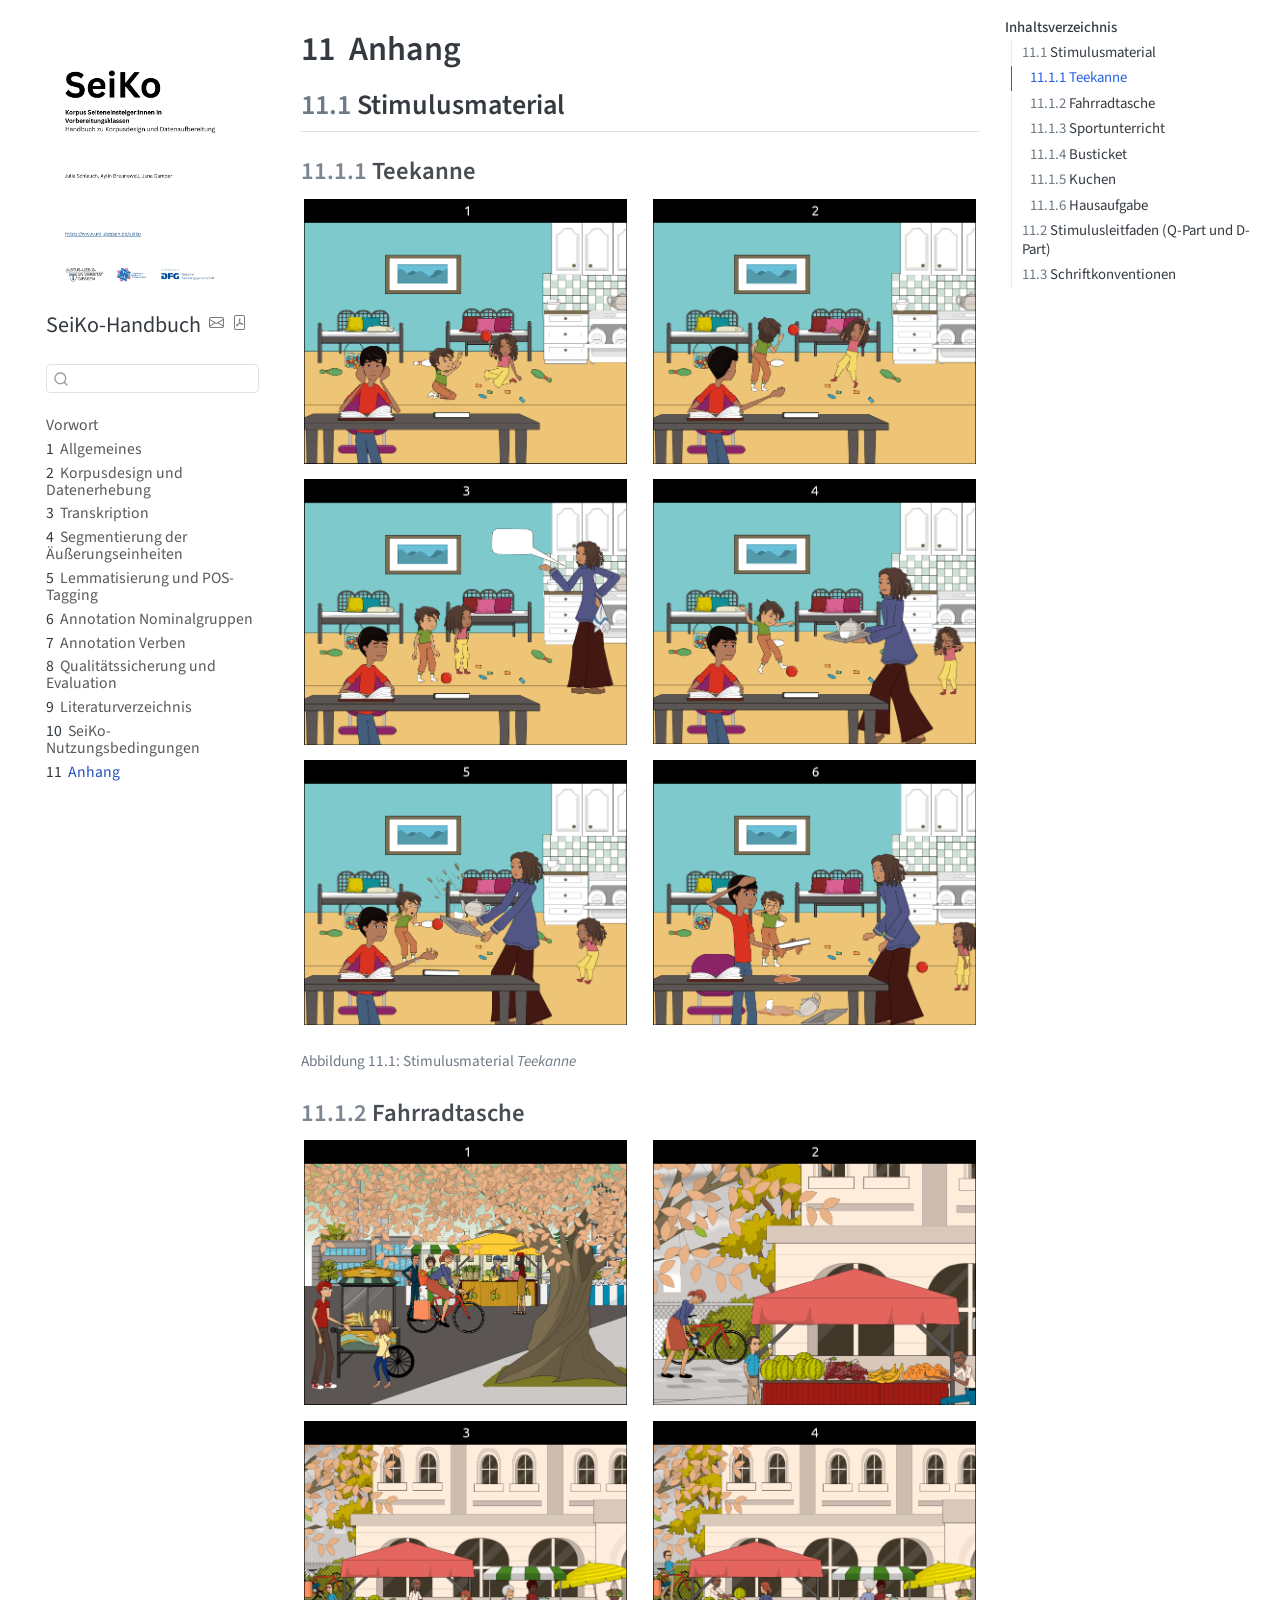
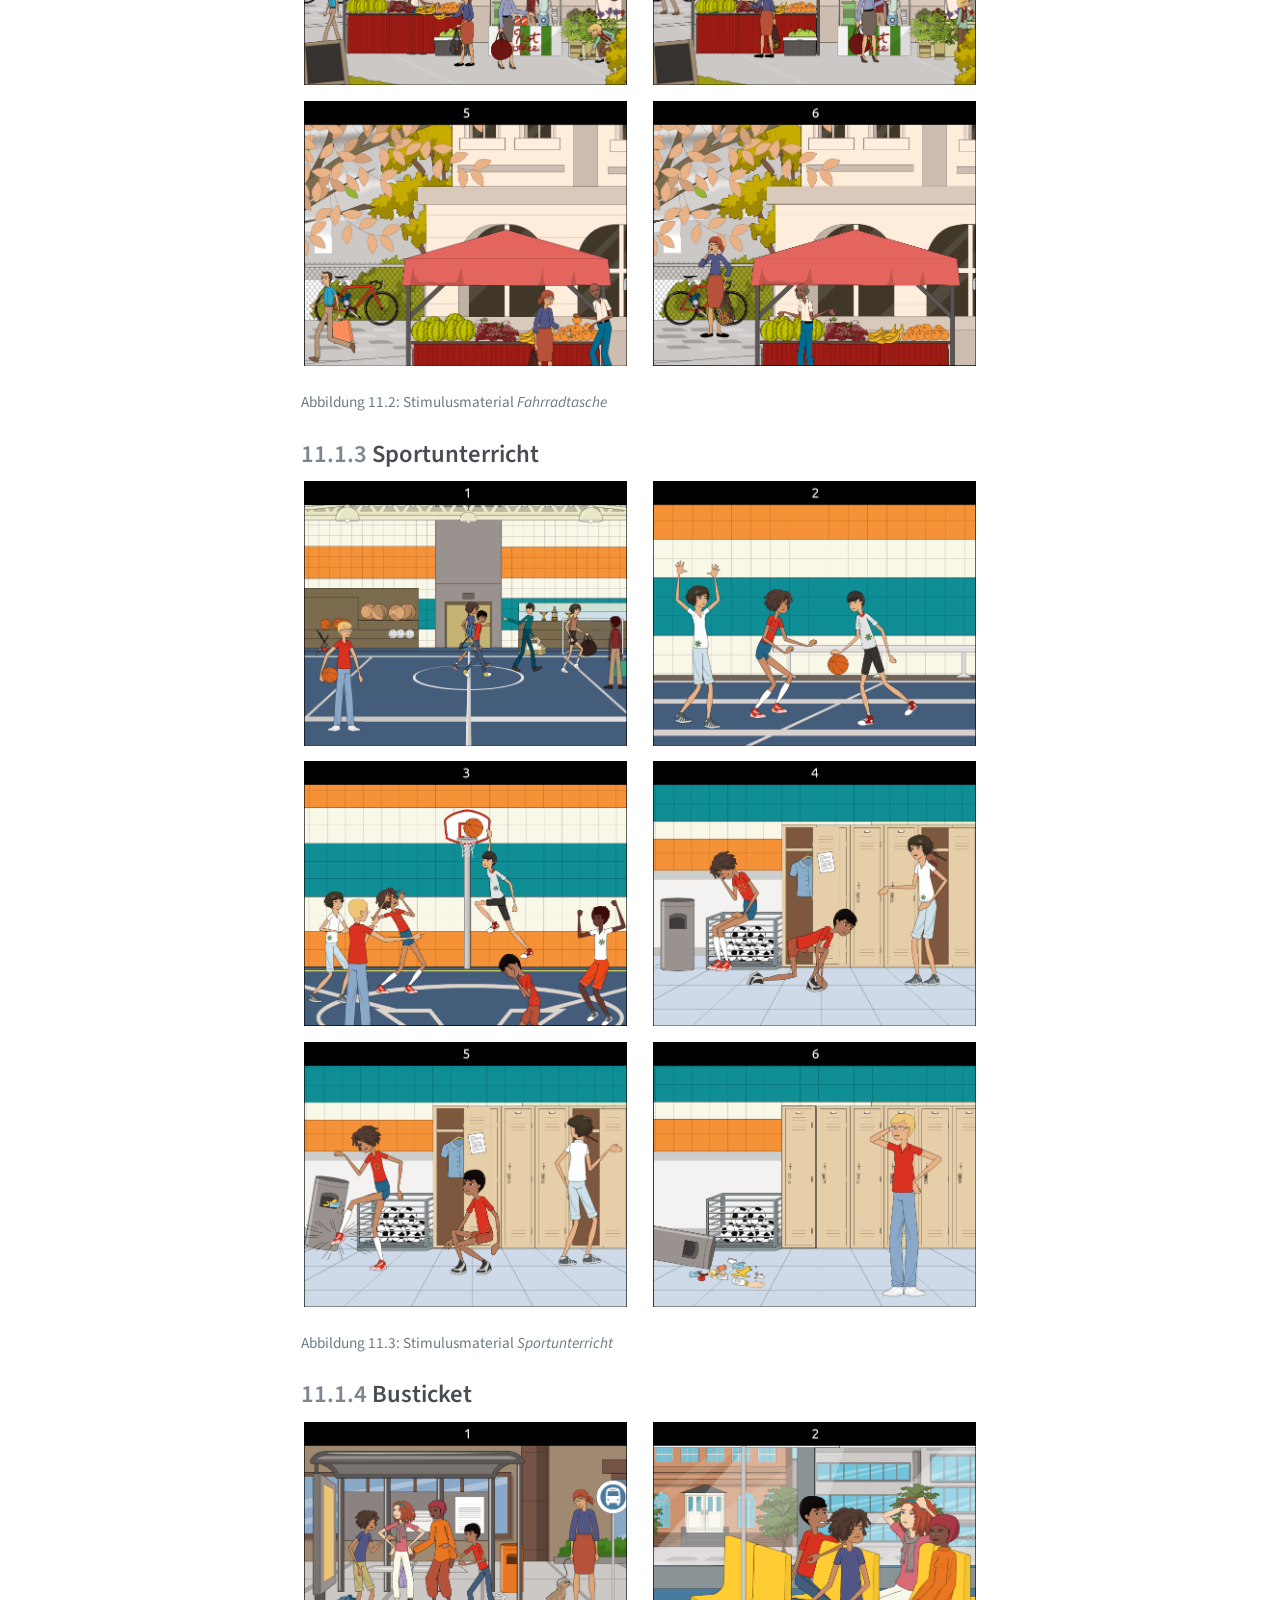
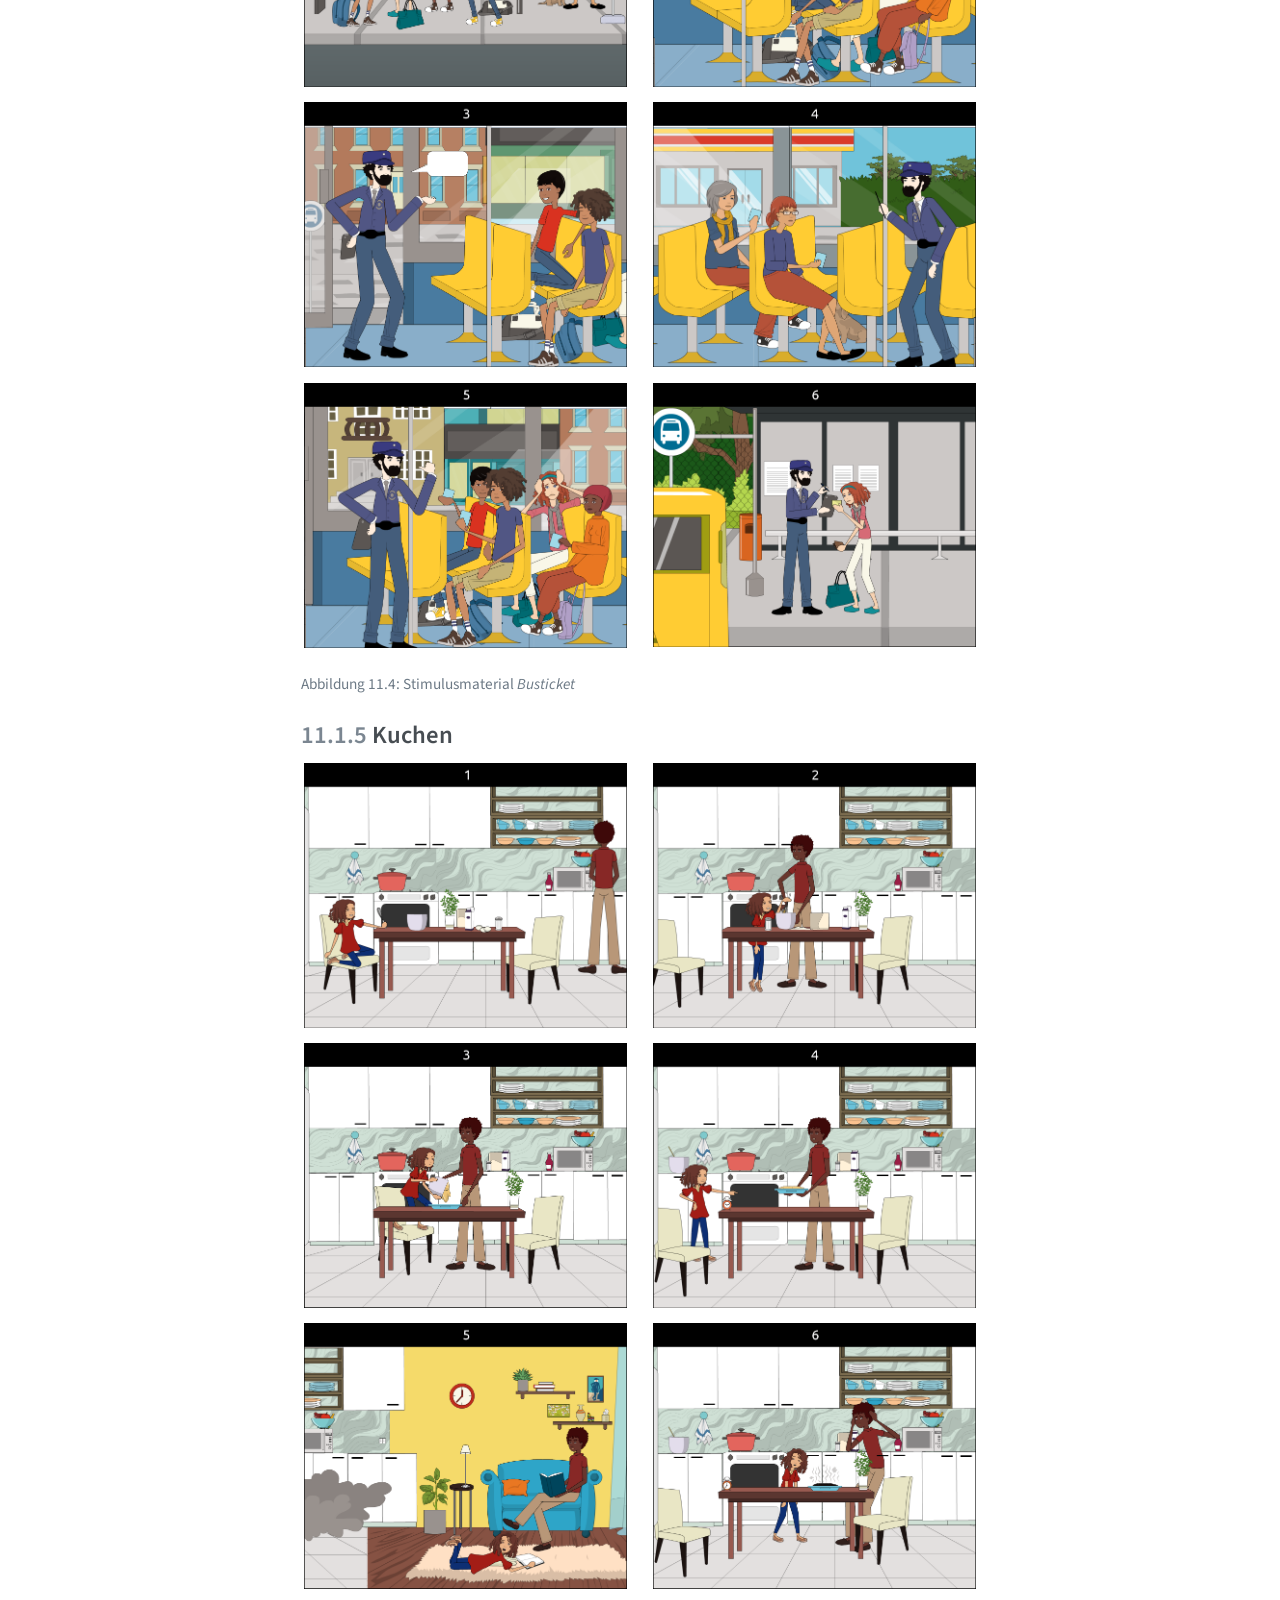
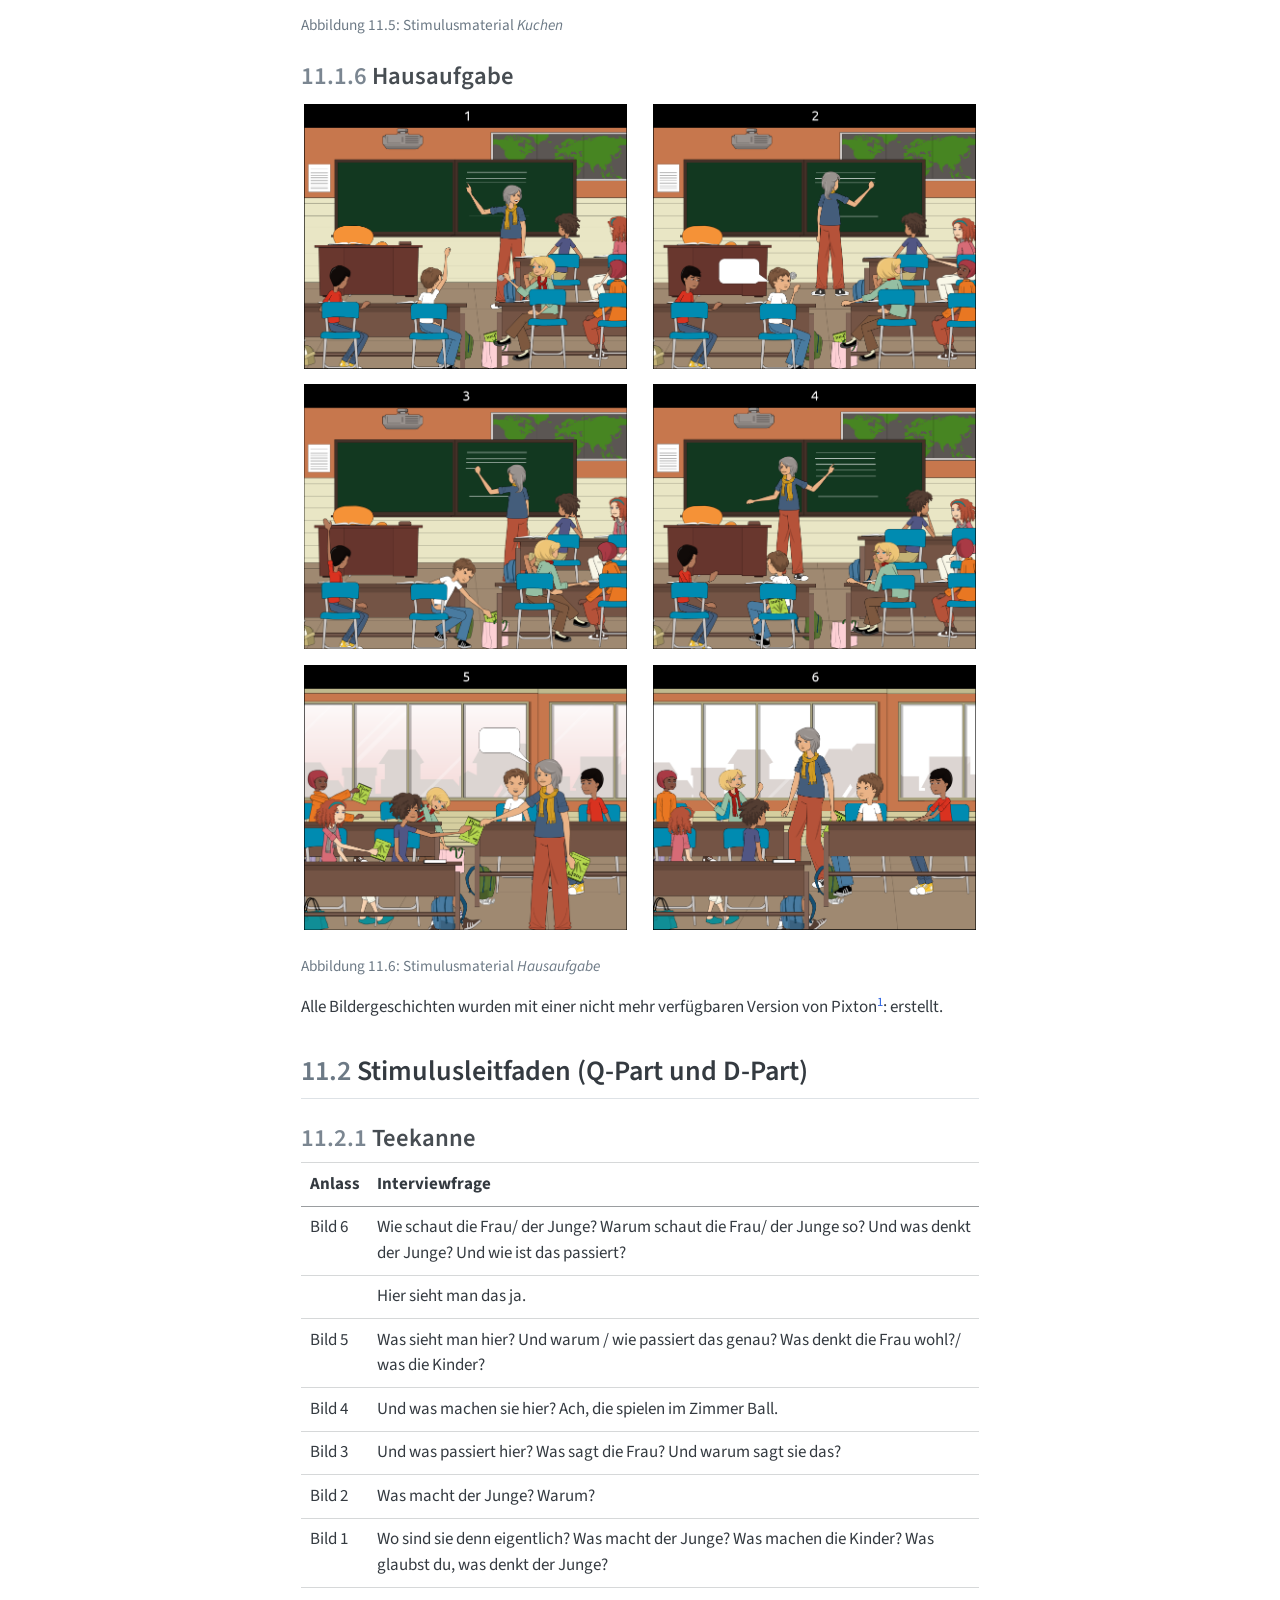
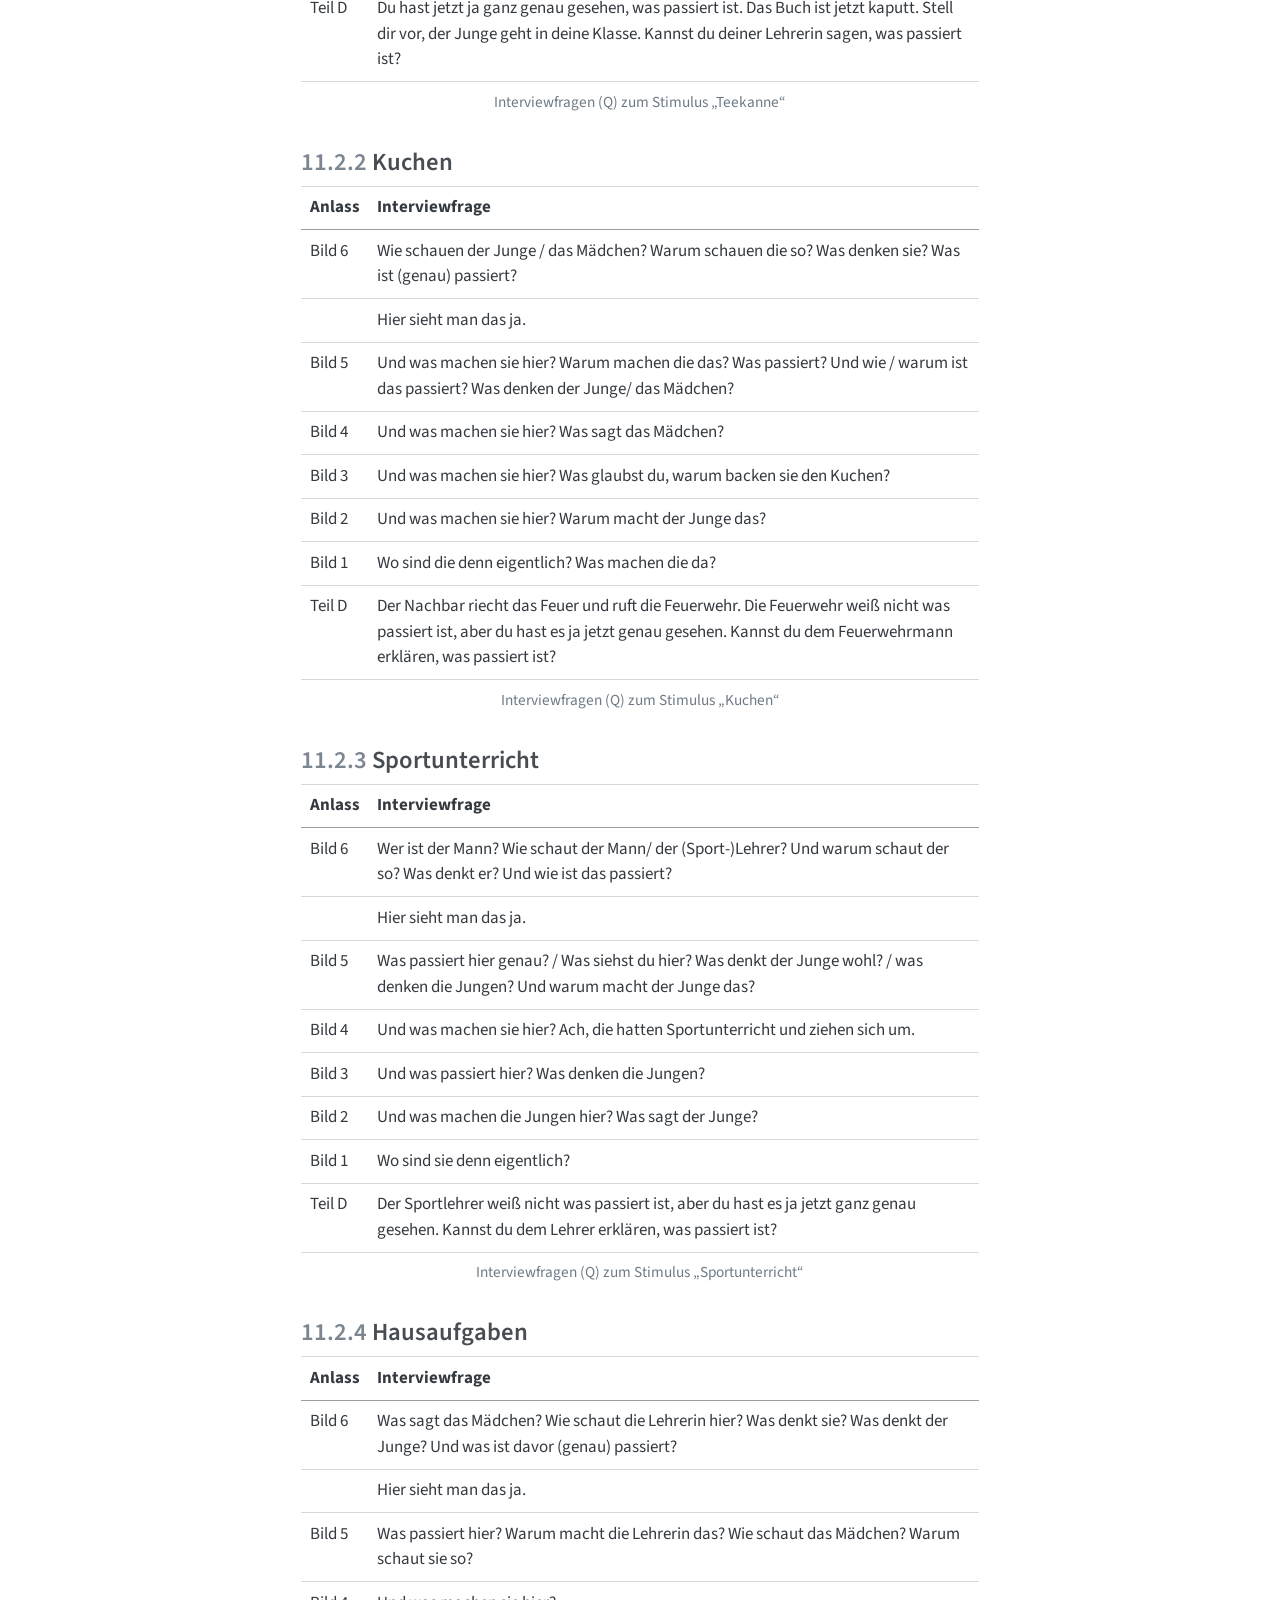
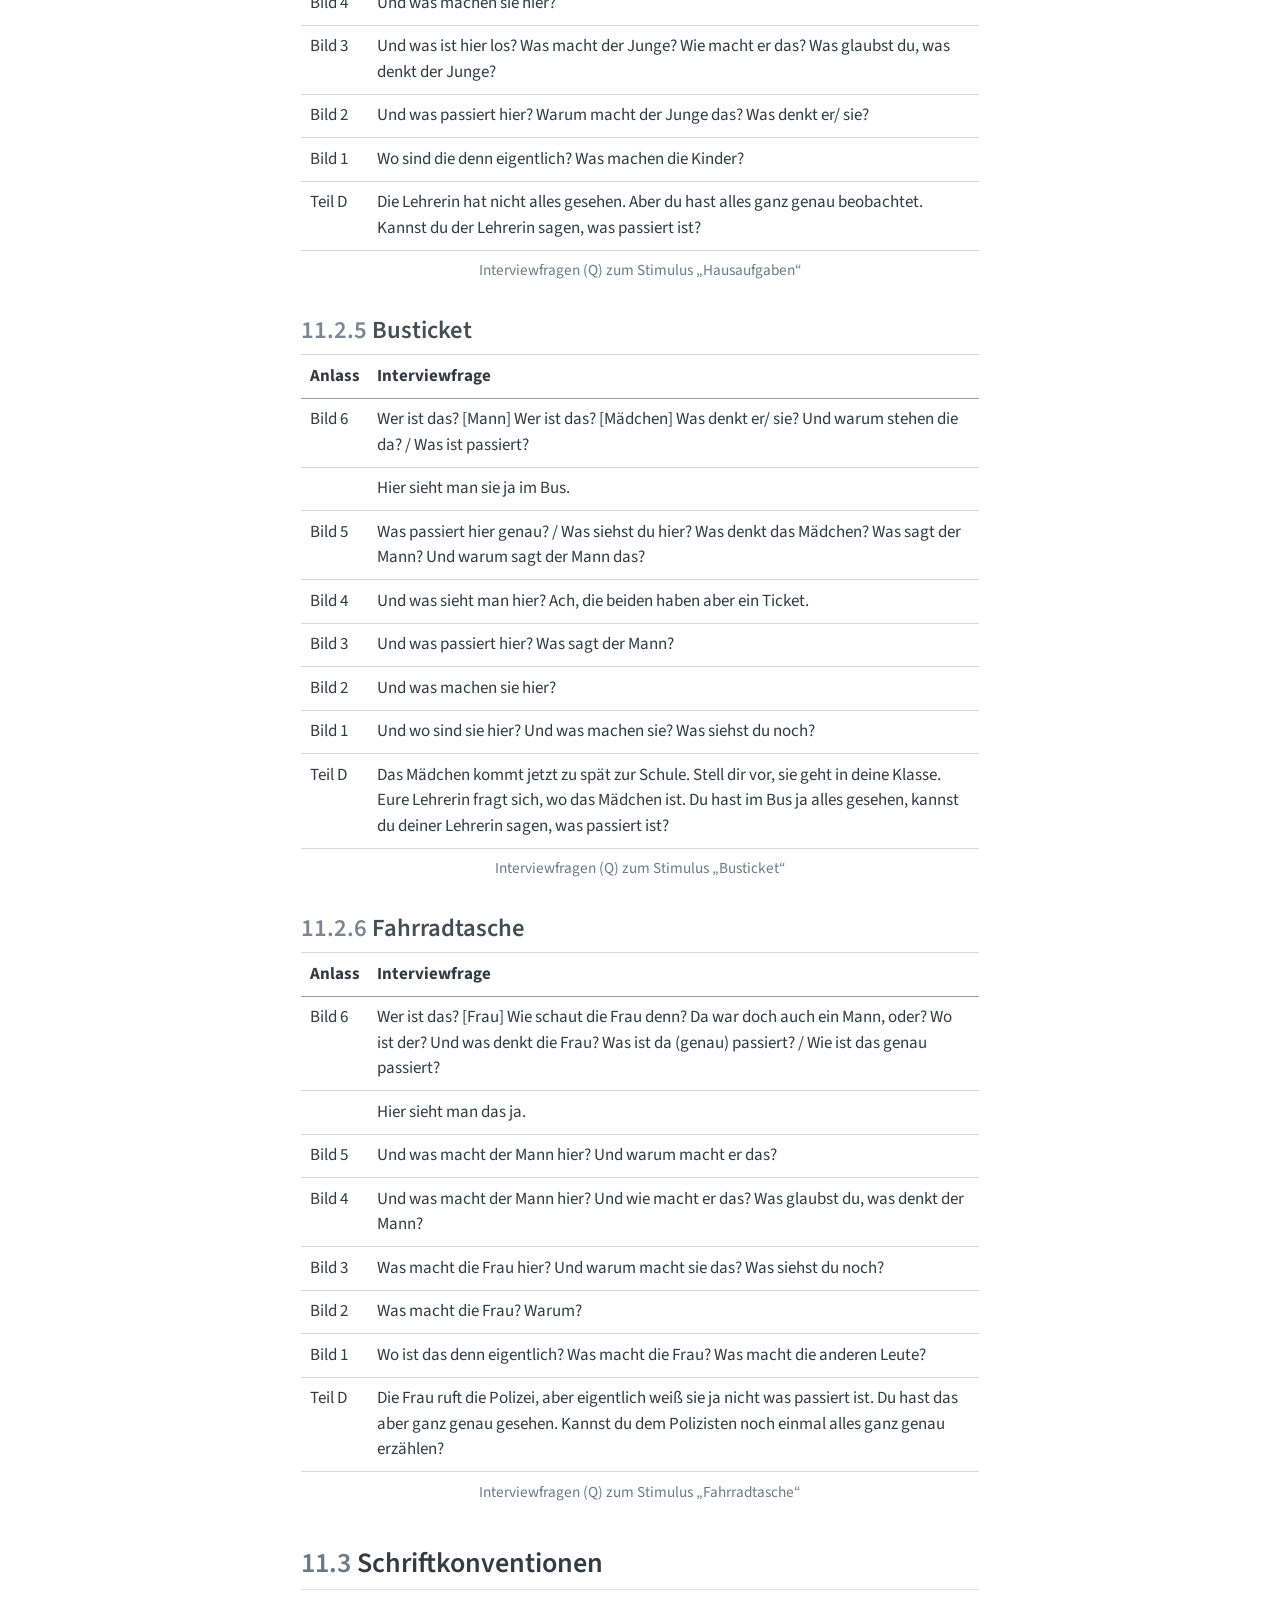
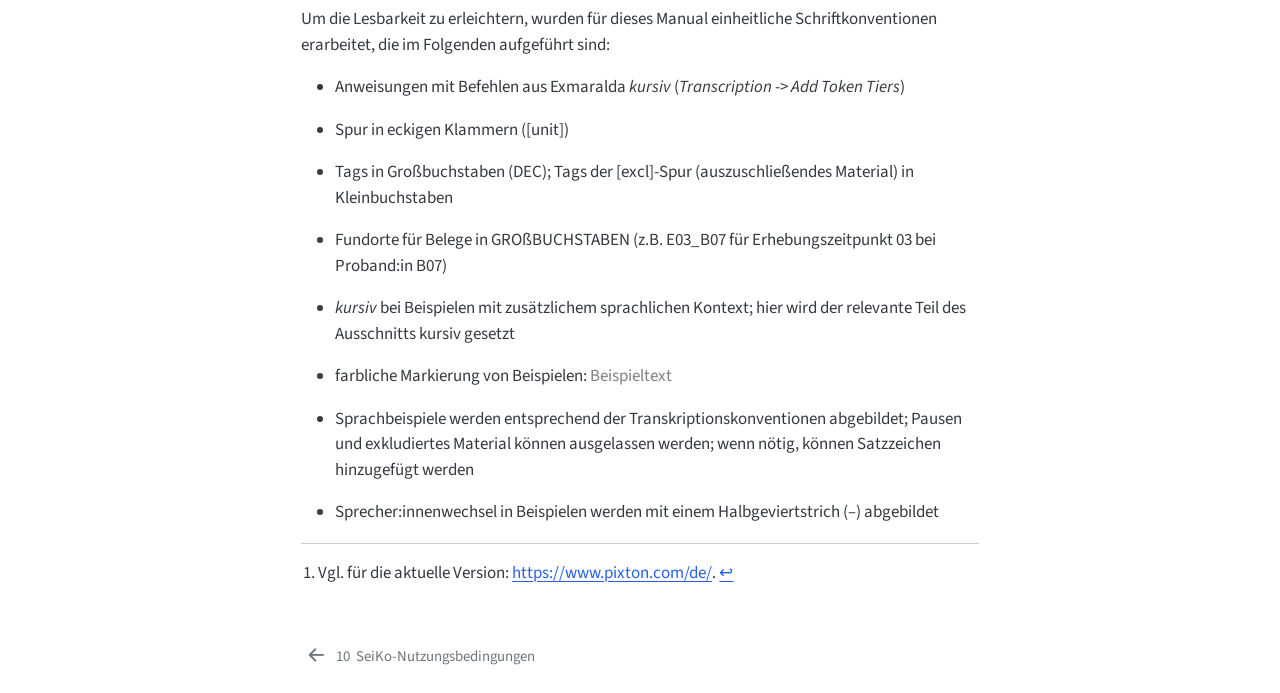
<file: Anhang/anhang.html>
<!DOCTYPE html>
<html xmlns="http://www.w3.org/1999/xhtml" lang="de" xml:lang="de"><head>

<meta charset="utf-8">
<meta name="generator" content="quarto-1.10.18">

<meta name="viewport" content="width=device-width, initial-scale=1.0, user-scalable=yes">


<title>11&nbsp; Anhang – SeiKo (Korpus Seiteneinsteiger:innen in Vorbereitungsklassen): Handbuch zu Korpusdesign und Datenaufbereitung</title>
<style>
/* Default styles provided by pandoc.
** See https://pandoc.org/MANUAL.html#variables-for-html for config info.
*/
span.smallcaps{font-variant: small-caps;}
div.columns{display: flex; gap: 1.5em;}
div.column{flex: auto;}
@media screen {
div.columns{gap: min(4vw, 1.5em);}
div.column{overflow-x: auto;}
}
div.hanging-indent{margin-left: 1.5em; text-indent: -1.5em;}
ul.task-list{list-style: none;}
ul.task-list li input[type="checkbox"] {
  width: 0.8em;
  margin: 0 0.8em 0.2em -1em; /* quarto-specific, see https://github.com/quarto-dev/quarto-cli/issues/4556 */ 
  vertical-align: middle;
}
</style>


<script src="../site_libs/quarto-nav/quarto-nav.js"></script>
<script src="../site_libs/quarto-nav/headroom.min.js"></script>
<script src="../site_libs/clipboard/clipboard.min.js"></script>
<script src="../site_libs/quarto-search/autocomplete.umd.js"></script>
<script src="../site_libs/quarto-search/fuse.min.js"></script>
<script src="../site_libs/quarto-search/quarto-search.js"></script>
<meta name="quarto:offset" content="../">
<link href="../nutzungsbedingungen.html" rel="prev">
<script src="../site_libs/quarto-html/quarto.js" type="module"></script>
<script src="../site_libs/quarto-html/tabsets/tabsets.js" type="module"></script>
<script src="../site_libs/quarto-html/popper.min.js"></script>
<script src="../site_libs/quarto-html/tippy.umd.min.js"></script>
<script src="../site_libs/quarto-html/anchor.min.js"></script>
<link href="../site_libs/quarto-html/tippy.css" rel="stylesheet">
<link href="../site_libs/quarto-html/quarto-syntax-highlighting-64a204ab8560d761af7679ceaba22944.css" rel="stylesheet" id="quarto-text-highlighting-styles">
<script src="../site_libs/bootstrap/bootstrap.min.js"></script>
<link href="../site_libs/bootstrap/bootstrap-icons.css" rel="stylesheet">
<link href="../site_libs/bootstrap/bootstrap-164cfe8d9d2495894d6b26734f072617.min.css" rel="stylesheet" append-hash="true" id="quarto-bootstrap" data-mode="light">
<script id="quarto-search-options" type="application/json">{
  "location": "sidebar",
  "copy-button": false,
  "collapse-after": 3,
  "panel-placement": "start",
  "type": "textbox",
  "limit": 50,
  "keyboard-shortcut": [
    "f",
    "/",
    "s"
  ],
  "show-item-context": false,
  "language": {
    "search-no-results-text": "Keine Treffer",
    "search-matching-documents-text": "Treffer",
    "search-copy-link-title": "Link in die Suche kopieren",
    "search-hide-matches-text": "Zusätzliche Treffer verbergen",
    "search-more-match-text": "weitere Treffer in diesem Dokument",
    "search-more-matches-text": "weitere Treffer in diesem Dokument",
    "search-clear-button-title": "Zurücksetzen",
    "search-text-placeholder": "",
    "search-detached-cancel-button-title": "Abbrechen",
    "search-submit-button-title": "Abschicken",
    "search-label": "Suchen"
  }
}</script>


<link rel="stylesheet" href="../styles.css">
</head>

<body class="nav-sidebar floating quarto-light">

<div id="quarto-search-results"></div>
  <header id="quarto-header" class="headroom fixed-top">
  <nav class="quarto-secondary-nav">
    <div class="container-fluid d-flex">
      <button type="button" class="quarto-btn-toggle btn" data-bs-toggle="collapse" role="button" data-bs-target=".quarto-sidebar-collapse-item" aria-controls="quarto-sidebar" aria-expanded="false" aria-label="Seitenleiste umschalten" onclick="if (window.quartoToggleHeadroom) { window.quartoToggleHeadroom(); }">
        <i class="bi bi-layout-text-sidebar-reverse"></i>
      </button>
        <nav class="quarto-page-breadcrumbs" aria-label="breadcrumb"><ol class="breadcrumb"><li class="breadcrumb-item"><a href="../Anhang/anhang.html"><span class="chapter-number">11</span>&nbsp; <span class="chapter-title">Anhang</span></a></li></ol></nav>
        <a class="flex-grow-1" role="navigation" data-bs-toggle="collapse" data-bs-target=".quarto-sidebar-collapse-item" aria-controls="quarto-sidebar" aria-expanded="false" aria-label="Seitenleiste umschalten" onclick="if (window.quartoToggleHeadroom) { window.quartoToggleHeadroom(); }">      
        </a>
      <button type="button" class="btn quarto-search-button" aria-label="Suchen" onclick="window.quartoOpenSearch();">
        <i class="bi bi-search"></i>
      </button>
    </div>
  </nav>
</header>
<!-- content -->
<div id="quarto-content" class="quarto-container page-columns page-rows-contents page-layout-article">
<!-- sidebar -->
  <nav id="quarto-sidebar" class="sidebar collapse collapse-horizontal quarto-sidebar-collapse-item sidebar-navigation floating overflow-auto">
    <div class="pt-lg-2 mt-2 text-left sidebar-header sidebar-header-stacked">
      <a href="../index.html" class="sidebar-logo-link">
      <img src="../cover/handbuch_deckblatt.png" alt="Deckblatt des SeiKo-Handbuchs" class="sidebar-logo light-content py-0 d-lg-inline d-none">
      <img src="../cover/handbuch_deckblatt.png" alt="Deckblatt des SeiKo-Handbuchs" class="sidebar-logo dark-content py-0 d-lg-inline d-none">
      </a>
    <div class="sidebar-title mb-0 py-0">
      <a href="../">SeiKo-Handbuch</a> 
        <div class="sidebar-tools-main">
    <a href="mailto:seiko@uni-giessen.de" title="Kontakt" class="quarto-navigation-tool px-1" aria-label="Kontakt"><i class="bi bi-envelope"></i></a>
    <a href="../seiko-handbuch.pdf" title="Download PDF" class="quarto-navigation-tool px-1" aria-label="Download PDF"><i class="bi bi-file-pdf"></i></a>
</div>
    </div>
      </div>
        <div class="mt-2 flex-shrink-0 align-items-center">
        <div class="sidebar-search">
        <div id="quarto-search" class="" title="Suchen"></div>
        </div>
        </div>
    <div class="sidebar-menu-container"> 
    <ul class="list-unstyled mt-1">
        <li class="sidebar-item">
  <div class="sidebar-item-container"> 
  <a href="../index.html" class="sidebar-item-text sidebar-link">
 <span class="menu-text">Vorwort</span></a>
  </div>
</li>
        <li class="sidebar-item">
  <div class="sidebar-item-container"> 
  <a href="../einleitung.html" class="sidebar-item-text sidebar-link">
 <span class="menu-text"><span class="chapter-number">1</span>&nbsp; <span class="chapter-title">Allgemeines</span></span></a>
  </div>
</li>
        <li class="sidebar-item">
  <div class="sidebar-item-container"> 
  <a href="../datenerhebung.html" class="sidebar-item-text sidebar-link">
 <span class="menu-text"><span class="chapter-number">2</span>&nbsp; <span class="chapter-title">Korpusdesign und Datenerhebung</span></span></a>
  </div>
</li>
        <li class="sidebar-item">
  <div class="sidebar-item-container"> 
  <a href="../transkription.html" class="sidebar-item-text sidebar-link">
 <span class="menu-text"><span class="chapter-number">3</span>&nbsp; <span class="chapter-title">Transkription</span></span></a>
  </div>
</li>
        <li class="sidebar-item">
  <div class="sidebar-item-container"> 
  <a href="../segmentierung.html" class="sidebar-item-text sidebar-link">
 <span class="menu-text"><span class="chapter-number">4</span>&nbsp; <span class="chapter-title">Segmentierung der Äußerungseinheiten</span></span></a>
  </div>
</li>
        <li class="sidebar-item">
  <div class="sidebar-item-container"> 
  <a href="../lemmapos.html" class="sidebar-item-text sidebar-link">
 <span class="menu-text"><span class="chapter-number">5</span>&nbsp; <span class="chapter-title">Lemmatisierung und POS-Tagging</span></span></a>
  </div>
</li>
        <li class="sidebar-item">
  <div class="sidebar-item-container"> 
  <a href="../ngr.html" class="sidebar-item-text sidebar-link">
 <span class="menu-text"><span class="chapter-number">6</span>&nbsp; <span class="chapter-title">Annotation Nominalgruppen</span></span></a>
  </div>
</li>
        <li class="sidebar-item">
  <div class="sidebar-item-container"> 
  <a href="../verb.html" class="sidebar-item-text sidebar-link">
 <span class="menu-text"><span class="chapter-number">7</span>&nbsp; <span class="chapter-title">Annotation Verben</span></span></a>
  </div>
</li>
        <li class="sidebar-item">
  <div class="sidebar-item-container"> 
  <a href="../evaluation.html" class="sidebar-item-text sidebar-link">
 <span class="menu-text"><span class="chapter-number">8</span>&nbsp; <span class="chapter-title">Qualitätssicherung und Evaluation</span></span></a>
  </div>
</li>
        <li class="sidebar-item">
  <div class="sidebar-item-container"> 
  <a href="../references.html" class="sidebar-item-text sidebar-link">
 <span class="menu-text"><span class="chapter-number">9</span>&nbsp; <span class="chapter-title">Literaturverzeichnis</span></span></a>
  </div>
</li>
        <li class="sidebar-item">
  <div class="sidebar-item-container"> 
  <a href="../nutzungsbedingungen.html" class="sidebar-item-text sidebar-link">
 <span class="menu-text"><span class="chapter-number">10</span>&nbsp; <span class="chapter-title">SeiKo-Nutzungsbedingungen</span></span></a>
  </div>
</li>
        <li class="sidebar-item">
  <div class="sidebar-item-container"> 
  <a href="../Anhang/anhang.html" class="sidebar-item-text sidebar-link active">
 <span class="menu-text"><span class="chapter-number">11</span>&nbsp; <span class="chapter-title">Anhang</span></span></a>
  </div>
</li>
    </ul>
    </div>
</nav>
<div id="quarto-sidebar-glass" class="quarto-sidebar-collapse-item" data-bs-toggle="collapse" data-bs-target=".quarto-sidebar-collapse-item"></div>
<!-- margin-sidebar -->
    <div id="quarto-margin-sidebar" class="sidebar margin-sidebar">
        <nav id="TOC" role="doc-toc" class="toc-active">
    <h2 id="toc-title">Inhaltsverzeichnis</h2>
   
  <ul>
  <li><a href="#sec-stimuli" id="toc-sec-stimuli" class="nav-link active" data-scroll-target="#sec-stimuli"><span class="header-section-number">11.1</span> Stimulusmaterial</a>
  <ul class="collapse">
  <li><a href="#teekanne" id="toc-teekanne" class="nav-link" data-scroll-target="#teekanne"><span class="header-section-number">11.1.1</span> Teekanne</a></li>
  <li><a href="#fahrradtasche" id="toc-fahrradtasche" class="nav-link" data-scroll-target="#fahrradtasche"><span class="header-section-number">11.1.2</span> Fahrradtasche</a></li>
  <li><a href="#sportunterricht" id="toc-sportunterricht" class="nav-link" data-scroll-target="#sportunterricht"><span class="header-section-number">11.1.3</span> Sportunterricht</a></li>
  <li><a href="#busticket" id="toc-busticket" class="nav-link" data-scroll-target="#busticket"><span class="header-section-number">11.1.4</span> Busticket</a></li>
  <li><a href="#kuchen" id="toc-kuchen" class="nav-link" data-scroll-target="#kuchen"><span class="header-section-number">11.1.5</span> Kuchen</a></li>
  <li><a href="#hausaufgabe" id="toc-hausaufgabe" class="nav-link" data-scroll-target="#hausaufgabe"><span class="header-section-number">11.1.6</span> Hausaufgabe</a></li>
  </ul></li>
  <li><a href="#sec-leitfaden" id="toc-sec-leitfaden" class="nav-link" data-scroll-target="#sec-leitfaden"><span class="header-section-number">11.2</span> Stimulusleitfaden (Q-Part und D-Part)</a>
  <ul class="collapse">
  <li><a href="#teekanne-1" id="toc-teekanne-1" class="nav-link" data-scroll-target="#teekanne-1"><span class="header-section-number">11.2.1</span> Teekanne</a></li>
  <li><a href="#kuchen-1" id="toc-kuchen-1" class="nav-link" data-scroll-target="#kuchen-1"><span class="header-section-number">11.2.2</span> Kuchen</a></li>
  <li><a href="#sportunterricht-1" id="toc-sportunterricht-1" class="nav-link" data-scroll-target="#sportunterricht-1"><span class="header-section-number">11.2.3</span> Sportunterricht</a></li>
  <li><a href="#hausaufgaben" id="toc-hausaufgaben" class="nav-link" data-scroll-target="#hausaufgaben"><span class="header-section-number">11.2.4</span> Hausaufgaben</a></li>
  <li><a href="#busticket-1" id="toc-busticket-1" class="nav-link" data-scroll-target="#busticket-1"><span class="header-section-number">11.2.5</span> Busticket</a></li>
  <li><a href="#fahrradtasche-1" id="toc-fahrradtasche-1" class="nav-link" data-scroll-target="#fahrradtasche-1"><span class="header-section-number">11.2.6</span> Fahrradtasche</a></li>
  </ul></li>
  <li><a href="#sec-schriftkonventionen" id="toc-sec-schriftkonventionen" class="nav-link" data-scroll-target="#sec-schriftkonventionen"><span class="header-section-number">11.3</span> Schriftkonventionen</a></li>
  </ul>
</nav>
    </div>
<!-- main -->
<main class="content" id="quarto-document-content">

<header id="title-block-header" class="quarto-title-block default">
<div class="quarto-title">
<h1 class="title"><span class="chapter-number">11</span>&nbsp; <span class="chapter-title">Anhang</span></h1>
</div>



<div class="quarto-title-meta">

    
  
    
  </div>
  


</header>


<section id="sec-stimuli" class="level2" data-number="11.1">
<h2 data-number="11.1" class="anchored" data-anchor-id="sec-stimuli"><span class="header-section-number">11.1</span> Stimulusmaterial</h2>
<section id="teekanne" class="level3" data-number="11.1.1">
<h3 data-number="11.1.1" class="anchored" data-anchor-id="teekanne"><span class="header-section-number">11.1.1</span> Teekanne</h3>
<div id="fig-teekanne" class="quarto-layout-panel">
<figure class="quarto-float quarto-float-fig figure">
<div aria-describedby="fig-teekanne-caption-0ceaefa1-69ba-4598-a22c-09a6ac19f8ca">
<div class="quarto-layout-row">
<div class="quarto-layout-cell" style="flex-basis: 50.0%;justify-content: center;">
<p><img src="Teekanne_1.png" class="img-fluid figure-img"></p>
</div>
<div class="quarto-layout-cell" style="flex-basis: 50.0%;justify-content: center;">
<p><img src="Teekanne_2.png" class="img-fluid figure-img"></p>
</div>
</div>
<div class="quarto-layout-row">
<div class="quarto-layout-cell" style="flex-basis: 50.0%;justify-content: center;">
<p><img src="Teekanne_3.png" class="img-fluid figure-img"></p>
</div>
<div class="quarto-layout-cell" style="flex-basis: 50.0%;justify-content: center;">
<p><img src="Teekanne_4.png" class="img-fluid figure-img"></p>
</div>
</div>
<div class="quarto-layout-row">
<div class="quarto-layout-cell" style="flex-basis: 50.0%;justify-content: center;">
<p><img src="Teekanne_5.png" class="img-fluid figure-img"></p>
</div>
<div class="quarto-layout-cell" style="flex-basis: 50.0%;justify-content: center;">
<p><img src="Teekanne_6.png" class="img-fluid figure-img"></p>
</div>
</div>
</div>
<figcaption class="quarto-float-caption-bottom quarto-float-caption quarto-float-fig" id="fig-teekanne-caption-0ceaefa1-69ba-4598-a22c-09a6ac19f8ca">
Abbildung&nbsp;11.1: Stimulusmaterial <em>Teekanne</em>
</figcaption>
</figure>
</div>
</section>
<section id="fahrradtasche" class="level3" data-number="11.1.2">
<h3 data-number="11.1.2" class="anchored" data-anchor-id="fahrradtasche"><span class="header-section-number">11.1.2</span> Fahrradtasche</h3>
<div id="fig-fahrradtasche" class="quarto-layout-panel">
<figure class="quarto-float quarto-float-fig figure">
<div aria-describedby="fig-fahrradtasche-caption-0ceaefa1-69ba-4598-a22c-09a6ac19f8ca">
<div class="quarto-layout-row">
<div class="quarto-layout-cell" style="flex-basis: 50.0%;justify-content: center;">
<p><img src="Fahrradtasche_1.png" class="img-fluid figure-img"></p>
</div>
<div class="quarto-layout-cell" style="flex-basis: 50.0%;justify-content: center;">
<p><img src="Fahrradtasche_2.png" class="img-fluid figure-img"></p>
</div>
</div>
<div class="quarto-layout-row">
<div class="quarto-layout-cell" style="flex-basis: 50.0%;justify-content: center;">
<p><img src="Fahrradtasche_3.png" class="img-fluid figure-img"></p>
</div>
<div class="quarto-layout-cell" style="flex-basis: 50.0%;justify-content: center;">
<p><img src="Fahrradtasche_4.png" class="img-fluid figure-img"></p>
</div>
</div>
<div class="quarto-layout-row">
<div class="quarto-layout-cell" style="flex-basis: 50.0%;justify-content: center;">
<p><img src="Fahrradtasche_5.png" class="img-fluid figure-img"></p>
</div>
<div class="quarto-layout-cell" style="flex-basis: 50.0%;justify-content: center;">
<p><img src="Fahrradtasche_6.png" class="img-fluid figure-img"></p>
</div>
</div>
</div>
<figcaption class="quarto-float-caption-bottom quarto-float-caption quarto-float-fig" id="fig-fahrradtasche-caption-0ceaefa1-69ba-4598-a22c-09a6ac19f8ca">
Abbildung&nbsp;11.2: Stimulusmaterial <em>Fahrradtasche</em>
</figcaption>
</figure>
</div>
</section>
<section id="sportunterricht" class="level3" data-number="11.1.3">
<h3 data-number="11.1.3" class="anchored" data-anchor-id="sportunterricht"><span class="header-section-number">11.1.3</span> Sportunterricht</h3>
<div id="fig-sportunterricht" class="quarto-layout-panel">
<figure class="quarto-float quarto-float-fig figure">
<div aria-describedby="fig-sportunterricht-caption-0ceaefa1-69ba-4598-a22c-09a6ac19f8ca">
<div class="quarto-layout-row">
<div class="quarto-layout-cell" style="flex-basis: 50.0%;justify-content: center;">
<p><img src="Sportunterricht_1.png" class="img-fluid figure-img"></p>
</div>
<div class="quarto-layout-cell" style="flex-basis: 50.0%;justify-content: center;">
<p><img src="Sportunterricht_2.png" class="img-fluid figure-img"></p>
</div>
</div>
<div class="quarto-layout-row">
<div class="quarto-layout-cell" style="flex-basis: 50.0%;justify-content: center;">
<p><img src="Sportunterricht_3.png" class="img-fluid figure-img"></p>
</div>
<div class="quarto-layout-cell" style="flex-basis: 50.0%;justify-content: center;">
<p><img src="Sportunterricht_4.png" class="img-fluid figure-img"></p>
</div>
</div>
<div class="quarto-layout-row">
<div class="quarto-layout-cell" style="flex-basis: 50.0%;justify-content: center;">
<p><img src="Sportunterricht_5.png" class="img-fluid figure-img"></p>
</div>
<div class="quarto-layout-cell" style="flex-basis: 50.0%;justify-content: center;">
<p><img src="Sportunterricht_6.png" class="img-fluid figure-img"></p>
</div>
</div>
</div>
<figcaption class="quarto-float-caption-bottom quarto-float-caption quarto-float-fig" id="fig-sportunterricht-caption-0ceaefa1-69ba-4598-a22c-09a6ac19f8ca">
Abbildung&nbsp;11.3: Stimulusmaterial <em>Sportunterricht</em>
</figcaption>
</figure>
</div>
</section>
<section id="busticket" class="level3" data-number="11.1.4">
<h3 data-number="11.1.4" class="anchored" data-anchor-id="busticket"><span class="header-section-number">11.1.4</span> Busticket</h3>
<div id="fig-busticket" class="quarto-layout-panel">
<figure class="quarto-float quarto-float-fig figure">
<div aria-describedby="fig-busticket-caption-0ceaefa1-69ba-4598-a22c-09a6ac19f8ca">
<div class="quarto-layout-row">
<div class="quarto-layout-cell" style="flex-basis: 50.0%;justify-content: center;">
<p><img src="Busticket_1.png" class="img-fluid figure-img"></p>
</div>
<div class="quarto-layout-cell" style="flex-basis: 50.0%;justify-content: center;">
<p><img src="Busticket_2.png" class="img-fluid figure-img"></p>
</div>
</div>
<div class="quarto-layout-row">
<div class="quarto-layout-cell" style="flex-basis: 50.0%;justify-content: center;">
<p><img src="Busticket_3.png" class="img-fluid figure-img"></p>
</div>
<div class="quarto-layout-cell" style="flex-basis: 50.0%;justify-content: center;">
<p><img src="Busticket_4.png" class="img-fluid figure-img"></p>
</div>
</div>
<div class="quarto-layout-row">
<div class="quarto-layout-cell" style="flex-basis: 50.0%;justify-content: center;">
<p><img src="Busticket_5.png" class="img-fluid figure-img"></p>
</div>
<div class="quarto-layout-cell" style="flex-basis: 50.0%;justify-content: center;">
<p><img src="Busticket_6.png" class="img-fluid figure-img"></p>
</div>
</div>
</div>
<figcaption class="quarto-float-caption-bottom quarto-float-caption quarto-float-fig" id="fig-busticket-caption-0ceaefa1-69ba-4598-a22c-09a6ac19f8ca">
Abbildung&nbsp;11.4: Stimulusmaterial <em>Busticket</em>
</figcaption>
</figure>
</div>
</section>
<section id="kuchen" class="level3" data-number="11.1.5">
<h3 data-number="11.1.5" class="anchored" data-anchor-id="kuchen"><span class="header-section-number">11.1.5</span> Kuchen</h3>
<div id="fig-kuchen" class="quarto-layout-panel">
<figure class="quarto-float quarto-float-fig figure">
<div aria-describedby="fig-kuchen-caption-0ceaefa1-69ba-4598-a22c-09a6ac19f8ca">
<div class="quarto-layout-row">
<div class="quarto-layout-cell" style="flex-basis: 50.0%;justify-content: center;">
<p><img src="Kuchen_1.png" class="img-fluid figure-img"></p>
</div>
<div class="quarto-layout-cell" style="flex-basis: 50.0%;justify-content: center;">
<p><img src="Kuchen_2.png" class="img-fluid figure-img"></p>
</div>
</div>
<div class="quarto-layout-row">
<div class="quarto-layout-cell" style="flex-basis: 50.0%;justify-content: center;">
<p><img src="Kuchen_3.png" class="img-fluid figure-img"></p>
</div>
<div class="quarto-layout-cell" style="flex-basis: 50.0%;justify-content: center;">
<p><img src="Kuchen_4.png" class="img-fluid figure-img"></p>
</div>
</div>
<div class="quarto-layout-row">
<div class="quarto-layout-cell" style="flex-basis: 50.0%;justify-content: center;">
<p><img src="Kuchen_5.png" class="img-fluid figure-img"></p>
</div>
<div class="quarto-layout-cell" style="flex-basis: 50.0%;justify-content: center;">
<p><img src="Kuchen_6.png" class="img-fluid figure-img"></p>
</div>
</div>
</div>
<figcaption class="quarto-float-caption-bottom quarto-float-caption quarto-float-fig" id="fig-kuchen-caption-0ceaefa1-69ba-4598-a22c-09a6ac19f8ca">
Abbildung&nbsp;11.5: Stimulusmaterial <em>Kuchen</em>
</figcaption>
</figure>
</div>
</section>
<section id="hausaufgabe" class="level3" data-number="11.1.6">
<h3 data-number="11.1.6" class="anchored" data-anchor-id="hausaufgabe"><span class="header-section-number">11.1.6</span> Hausaufgabe</h3>
<div id="fig-hausaufgabe" class="quarto-layout-panel">
<figure class="quarto-float quarto-float-fig figure">
<div aria-describedby="fig-hausaufgabe-caption-0ceaefa1-69ba-4598-a22c-09a6ac19f8ca">
<div class="quarto-layout-row">
<div class="quarto-layout-cell" style="flex-basis: 50.0%;justify-content: center;">
<p><img src="Hausaufgabe_1.png" class="img-fluid figure-img"></p>
</div>
<div class="quarto-layout-cell" style="flex-basis: 50.0%;justify-content: center;">
<p><img src="Hausaufgabe_2.png" class="img-fluid figure-img"></p>
</div>
</div>
<div class="quarto-layout-row">
<div class="quarto-layout-cell" style="flex-basis: 50.0%;justify-content: center;">
<p><img src="Hausaufgabe_3.png" class="img-fluid figure-img"></p>
</div>
<div class="quarto-layout-cell" style="flex-basis: 50.0%;justify-content: center;">
<p><img src="Hausaufgabe_4.png" class="img-fluid figure-img"></p>
</div>
</div>
<div class="quarto-layout-row">
<div class="quarto-layout-cell" style="flex-basis: 50.0%;justify-content: center;">
<p><img src="Hausaufgabe_5.png" class="img-fluid figure-img"></p>
</div>
<div class="quarto-layout-cell" style="flex-basis: 50.0%;justify-content: center;">
<p><img src="Hausaufgabe_6.png" class="img-fluid figure-img"></p>
</div>
</div>
</div>
<figcaption class="quarto-float-caption-bottom quarto-float-caption quarto-float-fig" id="fig-hausaufgabe-caption-0ceaefa1-69ba-4598-a22c-09a6ac19f8ca">
Abbildung&nbsp;11.6: Stimulusmaterial <em>Hausaufgabe</em>
</figcaption>
</figure>
</div>
<p>Alle Bildergeschichten wurden mit einer nicht mehr verfügbaren Version von Pixton<a href="#fn1" class="footnote-ref" id="fnref1" role="doc-noteref"><sup>1</sup></a>: erstellt.</p>
</section>
</section>
<section id="sec-leitfaden" class="level2" data-number="11.2">
<h2 data-number="11.2" class="anchored" data-anchor-id="sec-leitfaden"><span class="header-section-number">11.2</span> Stimulusleitfaden (Q-Part und D-Part)</h2>
<section id="teekanne-1" class="level3" data-number="11.2.1">
<h3 data-number="11.2.1" class="anchored" data-anchor-id="teekanne-1"><span class="header-section-number">11.2.1</span> Teekanne</h3>
<table class="table table-responsive table-hover table-condensed" style="margin-left: auto; margin-right: auto;">
<caption>
Interviewfragen (Q) zum Stimulus „Teekanne“
</caption>
<thead>
<tr>
<th style="text-align:left;">
Anlass
</th>
<th style="text-align:left;">
Interviewfrage
</th>
</tr>
</thead>
<tbody>
<tr>
<td style="text-align:left;">
Bild 6
</td>
<td style="text-align:left;">
Wie schaut die Frau/ der Junge? Warum schaut die Frau/ der Junge so? Und was denkt der Junge? Und wie ist das passiert?
</td>
</tr>
<tr>
<td style="text-align:left;">
</td>
<td style="text-align:left;">
Hier sieht man das ja.
</td>
</tr>
<tr>
<td style="text-align:left;">
Bild 5
</td>
<td style="text-align:left;">
Was sieht man hier? Und warum / wie passiert das genau? Was denkt die Frau wohl?/ was die Kinder?
</td>
</tr>
<tr>
<td style="text-align:left;">
Bild 4
</td>
<td style="text-align:left;">
Und was machen sie hier? Ach, die spielen im Zimmer Ball.
</td>
</tr>
<tr>
<td style="text-align:left;">
Bild 3
</td>
<td style="text-align:left;">
Und was passiert hier? Was sagt die Frau? Und warum sagt sie das?
</td>
</tr>
<tr>
<td style="text-align:left;">
Bild 2
</td>
<td style="text-align:left;">
Was macht der Junge? Warum?
</td>
</tr>
<tr>
<td style="text-align:left;">
Bild 1
</td>
<td style="text-align:left;">
Wo sind sie denn eigentlich? Was macht der Junge? Was machen die Kinder? Was glaubst du, was denkt der Junge?
</td>
</tr>
<tr>
<td style="text-align:left;">
Teil D
</td>
<td style="text-align:left;">
Du hast jetzt ja ganz genau gesehen, was passiert ist. Das Buch ist jetzt kaputt. Stell dir vor, der Junge geht in deine Klasse. Kannst du deiner Lehrerin sagen, was passiert ist?
</td>
</tr>
</tbody>
</table>
</section>
<section id="kuchen-1" class="level3" data-number="11.2.2">
<h3 data-number="11.2.2" class="anchored" data-anchor-id="kuchen-1"><span class="header-section-number">11.2.2</span> Kuchen</h3>
<table class="table table-responsive table-hover table-condensed" style="margin-left: auto; margin-right: auto;">
<caption>
Interviewfragen (Q) zum Stimulus „Kuchen“
</caption>
<thead>
<tr>
<th style="text-align:left;">
Anlass
</th>
<th style="text-align:left;">
Interviewfrage
</th>
</tr>
</thead>
<tbody>
<tr>
<td style="text-align:left;">
Bild 6
</td>
<td style="text-align:left;">
Wie schauen der Junge / das Mädchen? Warum schauen die so? Was denken sie? Was ist (genau) passiert?
</td>
</tr>
<tr>
<td style="text-align:left;">
</td>
<td style="text-align:left;">
Hier sieht man das ja.
</td>
</tr>
<tr>
<td style="text-align:left;">
Bild 5
</td>
<td style="text-align:left;">
Und was machen sie hier? Warum machen die das? Was passiert? Und wie / warum ist das passiert? Was denken der Junge/ das Mädchen?
</td>
</tr>
<tr>
<td style="text-align:left;">
Bild 4
</td>
<td style="text-align:left;">
Und was machen sie hier? Was sagt das Mädchen?
</td>
</tr>
<tr>
<td style="text-align:left;">
Bild 3
</td>
<td style="text-align:left;">
Und was machen sie hier? Was glaubst du, warum backen sie den Kuchen?
</td>
</tr>
<tr>
<td style="text-align:left;">
Bild 2
</td>
<td style="text-align:left;">
Und was machen sie hier? Warum macht der Junge das?
</td>
</tr>
<tr>
<td style="text-align:left;">
Bild 1
</td>
<td style="text-align:left;">
Wo sind die denn eigentlich? Was machen die da?
</td>
</tr>
<tr>
<td style="text-align:left;">
Teil D
</td>
<td style="text-align:left;">
Der Nachbar riecht das Feuer und ruft die Feuerwehr. Die Feuerwehr weiß nicht was passiert ist, aber du hast es ja jetzt genau gesehen. Kannst du dem Feuerwehrmann erklären, was passiert ist?
</td>
</tr>
</tbody>
</table>
</section>
<section id="sportunterricht-1" class="level3" data-number="11.2.3">
<h3 data-number="11.2.3" class="anchored" data-anchor-id="sportunterricht-1"><span class="header-section-number">11.2.3</span> Sportunterricht</h3>
<table class="table table-responsive table-hover table-condensed" style="margin-left: auto; margin-right: auto;">
<caption>
Interviewfragen (Q) zum Stimulus „Sportunterricht“
</caption>
<thead>
<tr>
<th style="text-align:left;">
Anlass
</th>
<th style="text-align:left;">
Interviewfrage
</th>
</tr>
</thead>
<tbody>
<tr>
<td style="text-align:left;">
Bild 6
</td>
<td style="text-align:left;">
Wer ist der Mann? Wie schaut der Mann/ der (Sport-)Lehrer? Und warum schaut der so? Was denkt er? Und wie ist das passiert?
</td>
</tr>
<tr>
<td style="text-align:left;">
</td>
<td style="text-align:left;">
Hier sieht man das ja.
</td>
</tr>
<tr>
<td style="text-align:left;">
Bild 5
</td>
<td style="text-align:left;">
Was passiert hier genau? / Was siehst du hier? Was denkt der Junge wohl? / was denken die Jungen? Und warum macht der Junge das?
</td>
</tr>
<tr>
<td style="text-align:left;">
Bild 4
</td>
<td style="text-align:left;">
Und was machen sie hier? Ach, die hatten Sportunterricht und ziehen sich um.
</td>
</tr>
<tr>
<td style="text-align:left;">
Bild 3
</td>
<td style="text-align:left;">
Und was passiert hier? Was denken die Jungen?
</td>
</tr>
<tr>
<td style="text-align:left;">
Bild 2
</td>
<td style="text-align:left;">
Und was machen die Jungen hier? Was sagt der Junge?
</td>
</tr>
<tr>
<td style="text-align:left;">
Bild 1
</td>
<td style="text-align:left;">
Wo sind sie denn eigentlich?
</td>
</tr>
<tr>
<td style="text-align:left;">
Teil D
</td>
<td style="text-align:left;">
Der Sportlehrer weiß nicht was passiert ist, aber du hast es ja jetzt ganz genau gesehen. Kannst du dem Lehrer erklären, was passiert ist?
</td>
</tr>
</tbody>
</table>
</section>
<section id="hausaufgaben" class="level3" data-number="11.2.4">
<h3 data-number="11.2.4" class="anchored" data-anchor-id="hausaufgaben"><span class="header-section-number">11.2.4</span> Hausaufgaben</h3>
<table class="table table-responsive table-hover table-condensed" style="margin-left: auto; margin-right: auto;">
<caption>
Interviewfragen (Q) zum Stimulus „Hausaufgaben“
</caption>
<thead>
<tr>
<th style="text-align:left;">
Anlass
</th>
<th style="text-align:left;">
Interviewfrage
</th>
</tr>
</thead>
<tbody>
<tr>
<td style="text-align:left;">
Bild 6
</td>
<td style="text-align:left;">
Was sagt das Mädchen? Wie schaut die Lehrerin hier? Was denkt sie? Was denkt der Junge? Und was ist davor (genau) passiert?
</td>
</tr>
<tr>
<td style="text-align:left;">
</td>
<td style="text-align:left;">
Hier sieht man das ja.
</td>
</tr>
<tr>
<td style="text-align:left;">
Bild 5
</td>
<td style="text-align:left;">
Was passiert hier? Warum macht die Lehrerin das? Wie schaut das Mädchen? Warum schaut sie so?
</td>
</tr>
<tr>
<td style="text-align:left;">
Bild 4
</td>
<td style="text-align:left;">
Und was machen sie hier?
</td>
</tr>
<tr>
<td style="text-align:left;">
Bild 3
</td>
<td style="text-align:left;">
Und was ist hier los? Was macht der Junge? Wie macht er das? Was glaubst du, was denkt der Junge?
</td>
</tr>
<tr>
<td style="text-align:left;">
Bild 2
</td>
<td style="text-align:left;">
Und was passiert hier? Warum macht der Junge das? Was denkt er/ sie?
</td>
</tr>
<tr>
<td style="text-align:left;">
Bild 1
</td>
<td style="text-align:left;">
Wo sind die denn eigentlich? Was machen die Kinder?
</td>
</tr>
<tr>
<td style="text-align:left;">
Teil D
</td>
<td style="text-align:left;">
Die Lehrerin hat nicht alles gesehen. Aber du hast alles ganz genau beobachtet. Kannst du der Lehrerin sagen, was passiert ist?
</td>
</tr>
</tbody>
</table>
</section>
<section id="busticket-1" class="level3" data-number="11.2.5">
<h3 data-number="11.2.5" class="anchored" data-anchor-id="busticket-1"><span class="header-section-number">11.2.5</span> Busticket</h3>
<table class="table table-responsive table-hover table-condensed" style="margin-left: auto; margin-right: auto;">
<caption>
Interviewfragen (Q) zum Stimulus „Busticket“
</caption>
<thead>
<tr>
<th style="text-align:left;">
Anlass
</th>
<th style="text-align:left;">
Interviewfrage
</th>
</tr>
</thead>
<tbody>
<tr>
<td style="text-align:left;">
Bild 6
</td>
<td style="text-align:left;">
Wer ist das? [Mann] Wer ist das? [Mädchen] Was denkt er/ sie? Und warum stehen die da? / Was ist passiert?
</td>
</tr>
<tr>
<td style="text-align:left;">
</td>
<td style="text-align:left;">
Hier sieht man sie ja im Bus.
</td>
</tr>
<tr>
<td style="text-align:left;">
Bild 5
</td>
<td style="text-align:left;">
Was passiert hier genau? / Was siehst du hier? Was denkt das Mädchen? Was sagt der Mann? Und warum sagt der Mann das?
</td>
</tr>
<tr>
<td style="text-align:left;">
Bild 4
</td>
<td style="text-align:left;">
Und was sieht man hier? Ach, die beiden haben aber ein Ticket.
</td>
</tr>
<tr>
<td style="text-align:left;">
Bild 3
</td>
<td style="text-align:left;">
Und was passiert hier? Was sagt der Mann?
</td>
</tr>
<tr>
<td style="text-align:left;">
Bild 2
</td>
<td style="text-align:left;">
Und was machen sie hier?
</td>
</tr>
<tr>
<td style="text-align:left;">
Bild 1
</td>
<td style="text-align:left;">
Und wo sind sie hier? Und was machen sie? Was siehst du noch?
</td>
</tr>
<tr>
<td style="text-align:left;">
Teil D
</td>
<td style="text-align:left;">
Das Mädchen kommt jetzt zu spät zur Schule. Stell dir vor, sie geht in deine Klasse. Eure Lehrerin fragt sich, wo das Mädchen ist. Du hast im Bus ja alles gesehen, kannst du deiner Lehrerin sagen, was passiert ist?
</td>
</tr>
</tbody>
</table>
</section>
<section id="fahrradtasche-1" class="level3" data-number="11.2.6">
<h3 data-number="11.2.6" class="anchored" data-anchor-id="fahrradtasche-1"><span class="header-section-number">11.2.6</span> Fahrradtasche</h3>
<table class="table table-responsive table-hover table-condensed" style="margin-left: auto; margin-right: auto;">
<caption>
Interviewfragen (Q) zum Stimulus „Fahrradtasche“
</caption>
<thead>
<tr>
<th style="text-align:left;">
Anlass
</th>
<th style="text-align:left;">
Interviewfrage
</th>
</tr>
</thead>
<tbody>
<tr>
<td style="text-align:left;">
Bild 6
</td>
<td style="text-align:left;">
Wer ist das? [Frau] Wie schaut die Frau denn? Da war doch auch ein Mann, oder? Wo ist der? Und was denkt die Frau? Was ist da (genau) passiert? / Wie ist das genau passiert?
</td>
</tr>
<tr>
<td style="text-align:left;">
</td>
<td style="text-align:left;">
Hier sieht man das ja.
</td>
</tr>
<tr>
<td style="text-align:left;">
Bild 5
</td>
<td style="text-align:left;">
Und was macht der Mann hier? Und warum macht er das?
</td>
</tr>
<tr>
<td style="text-align:left;">
Bild 4
</td>
<td style="text-align:left;">
Und was macht der Mann hier? Und wie macht er das? Was glaubst du, was denkt der Mann?
</td>
</tr>
<tr>
<td style="text-align:left;">
Bild 3
</td>
<td style="text-align:left;">
Was macht die Frau hier? Und warum macht sie das? Was siehst du noch?
</td>
</tr>
<tr>
<td style="text-align:left;">
Bild 2
</td>
<td style="text-align:left;">
Was macht die Frau? Warum?
</td>
</tr>
<tr>
<td style="text-align:left;">
Bild 1
</td>
<td style="text-align:left;">
Wo ist das denn eigentlich? Was macht die Frau? Was macht die anderen Leute?
</td>
</tr>
<tr>
<td style="text-align:left;">
Teil D
</td>
<td style="text-align:left;">
Die Frau ruft die Polizei, aber eigentlich weiß sie ja nicht was passiert ist. Du hast das aber ganz genau gesehen. Kannst du dem Polizisten noch einmal alles ganz genau erzählen?
</td>
</tr>
</tbody>
</table>
</section>
</section>
<section id="sec-schriftkonventionen" class="level2" data-number="11.3">
<h2 data-number="11.3" class="anchored" data-anchor-id="sec-schriftkonventionen"><span class="header-section-number">11.3</span> Schriftkonventionen</h2>
<p>Um die Lesbarkeit zu erleichtern, wurden für dieses Manual einheitliche Schriftkonventionen erarbeitet, die im Folgenden aufgeführt sind:</p>
<ul>
<li><p>Anweisungen mit Befehlen aus Exmaralda <em>kursiv</em> (<em>Transcription</em> -&gt; <em>Add Token Tiers</em>)</p></li>
<li><p>Spur in eckigen Klammern ([unit])</p></li>
<li><p>Tags in Großbuchstaben (DEC); Tags der [excl]-Spur (auszuschließendes Material) in Kleinbuchstaben</p></li>
<li><p>Fundorte für Belege in GROßBUCHSTABEN (z.B. E03_B07 für Erhebungszeitpunkt 03 bei Proband:in B07)</p></li>
<li><p><em>kursiv</em> bei Beispielen mit zusätzlichem sprachlichen Kontext; hier wird der relevante Teil des Ausschnitts kursiv gesetzt</p></li>
<li><p>farbliche Markierung von Beispielen: <span class="beispiel">Beispieltext</span></p></li>
<li><p>Sprachbeispiele werden entsprechend der Transkriptionskonventionen abgebildet; Pausen und exkludiertes Material können ausgelassen werden; wenn nötig, können Satzzeichen hinzugefügt werden</p></li>
<li><p>Sprecher:innenwechsel in Beispielen werden mit einem Halbgeviertstrich (–) abgebildet</p></li>
</ul>


</section>
<section id="footnotes" class="footnotes footnotes-end-of-document" role="doc-endnotes">
<hr>
<ol>
<li id="fn1"><p>Vgl. für die aktuelle Version: <a href="https://www.pixton.com/de/" class="uri">https://www.pixton.com/de/</a>.<a href="#fnref1" class="footnote-back" role="doc-backlink">↩︎</a></p></li>
</ol>
</section>

</main> <!-- /main -->
<script id="quarto-html-after-body" type="application/javascript">
  window.document.addEventListener("DOMContentLoaded", function (event) {
    const icon = "";
    const anchorJS = new window.AnchorJS();
    anchorJS.options = {
      placement: 'right',
      icon: icon
    };
    anchorJS.add('.anchored');
    const isCodeAnnotation = (el) => {
      for (const clz of el.classList) {
        if (clz.startsWith('code-annotation-')) {                     
          return true;
        }
      }
      return false;
    }
    const onCopySuccess = function(e) {
      // button target
      const button = e.trigger;
      // don't keep focus
      button.blur();
      // flash "checked"
      button.classList.add('code-copy-button-checked');
      var currentTitle = button.getAttribute("title");
      button.setAttribute("title", "Kopiert");
      let tooltip;
      if (window.bootstrap) {
        button.setAttribute("data-bs-toggle", "tooltip");
        button.setAttribute("data-bs-placement", "left");
        button.setAttribute("data-bs-title", "Kopiert");
        tooltip = new bootstrap.Tooltip(button, 
          { trigger: "manual", 
            customClass: "code-copy-button-tooltip",
            offset: [0, -8]});
        tooltip.show();    
      }
      setTimeout(function() {
        if (tooltip) {
          tooltip.hide();
          button.removeAttribute("data-bs-title");
          button.removeAttribute("data-bs-toggle");
          button.removeAttribute("data-bs-placement");
        }
        button.setAttribute("title", currentTitle);
        button.classList.remove('code-copy-button-checked');
      }, 1000);
      // clear code selection
      e.clearSelection();
    }
    const getTextToCopy = function(trigger) {
      const outerScaffold = trigger.parentElement.cloneNode(true);
      const codeEl = outerScaffold.querySelector('code');
      for (const childEl of codeEl.children) {
        if (isCodeAnnotation(childEl)) {
          childEl.remove();
        }
      }
      return codeEl.innerText;
    }
    const clipboard = new window.ClipboardJS('.code-copy-button:not([data-in-quarto-modal])', {
      text: getTextToCopy
    });
    clipboard.on('success', onCopySuccess);
    if (window.document.getElementById('quarto-embedded-source-code-modal')) {
      const clipboardModal = new window.ClipboardJS('.code-copy-button[data-in-quarto-modal]', {
        text: getTextToCopy,
        container: window.document.getElementById('quarto-embedded-source-code-modal')
      });
      clipboardModal.on('success', onCopySuccess);
    }
      var localhostRegex = new RegExp(/^(?:http|https):\/\/localhost\:?[0-9]*\//);
      var mailtoRegex = new RegExp(/^mailto:/);
        var filterRegex = new RegExp('/' + window.location.host + '/');
      var isInternal = (href) => {
          return filterRegex.test(href) || localhostRegex.test(href) || mailtoRegex.test(href);
      }
      // Inspect non-navigation links and adorn them if external
     var links = window.document.querySelectorAll('a[href]:not(.nav-link):not(.navbar-brand):not(.toc-action):not(.sidebar-link):not(.sidebar-item-toggle):not(.pagination-link):not(.no-external):not([aria-hidden]):not(.dropdown-item):not(.quarto-navigation-tool):not(.about-link)');
      for (var i=0; i<links.length; i++) {
        const link = links[i];
        if (!isInternal(link.href)) {
          // undo the damage that might have been done by quarto-nav.js in the case of
          // links that we want to consider external
          if (link.dataset.originalHref !== undefined) {
            link.href = link.dataset.originalHref;
          }
        }
      }
    function tippyHover(el, contentFn, onTriggerFn, onUntriggerFn) {
      const config = {
        allowHTML: true,
        maxWidth: 500,
        delay: 100,
        arrow: false,
        appendTo: function(el) {
            return el.parentElement;
        },
        interactive: true,
        interactiveBorder: 10,
        theme: 'quarto',
        placement: 'bottom-start',
      };
      if (contentFn) {
        config.content = contentFn;
      }
      if (onTriggerFn) {
        config.onTrigger = onTriggerFn;
      }
      if (onUntriggerFn) {
        config.onUntrigger = onUntriggerFn;
      }
      window.tippy(el, config); 
    }
    const noterefs = window.document.querySelectorAll('a[role="doc-noteref"]');
    for (var i=0; i<noterefs.length; i++) {
      const ref = noterefs[i];
      tippyHover(ref, function() {
        // use id or data attribute instead here
        let href = ref.getAttribute('data-footnote-href') || ref.getAttribute('href');
        try { href = new URL(href).hash; } catch {}
        const id = href.replace(/^#\/?/, "");
        const note = window.document.getElementById(id);
        if (note) {
          return note.innerHTML;
        } else {
          return "";
        }
      });
    }
    const xrefs = window.document.querySelectorAll('a.quarto-xref');
    const processXRef = (id, note) => {
      // Strip column container classes
      const stripColumnClz = (el) => {
        el.classList.remove("page-full", "page-columns");
        if (el.children) {
          for (const child of el.children) {
            stripColumnClz(child);
          }
        }
      }
      stripColumnClz(note)
      if (id === null || id.startsWith('sec-')) {
        // Special case sections, only their first couple elements
        const container = document.createElement("div");
        if (note.children && note.children.length > 2) {
          container.appendChild(note.children[0].cloneNode(true));
          for (let i = 1; i < note.children.length; i++) {
            const child = note.children[i];
            if (child.tagName === "P" && child.innerText === "") {
              continue;
            } else {
              container.appendChild(child.cloneNode(true));
              break;
            }
          }
          if (window.Quarto?.typesetMath) {
            window.Quarto.typesetMath(container);
          }
          return container.innerHTML
        } else {
          if (window.Quarto?.typesetMath) {
            window.Quarto.typesetMath(note);
          }
          return note.innerHTML;
        }
      } else {
        // Remove any anchor links if they are present
        const anchorLink = note.querySelector('a.anchorjs-link');
        if (anchorLink) {
          anchorLink.remove();
        }
        if (window.Quarto?.typesetMath) {
          window.Quarto.typesetMath(note);
        }
        if (note.classList.contains("callout")) {
          return note.outerHTML;
        } else {
          return note.innerHTML;
        }
      }
    }
    for (var i=0; i<xrefs.length; i++) {
      const xref = xrefs[i];
      tippyHover(xref, undefined, function(instance) {
        instance.disable();
        let url = xref.getAttribute('href');
        let hash = undefined; 
        if (url.startsWith('#')) {
          hash = url;
        } else {
          try { hash = new URL(url).hash; } catch {}
        }
        if (hash) {
          const id = hash.replace(/^#\/?/, "");
          const note = window.document.getElementById(id);
          if (note !== null) {
            try {
              const html = processXRef(id, note.cloneNode(true));
              instance.setContent(html);
            } finally {
              instance.enable();
              instance.show();
            }
          } else {
            // See if we can fetch this
            fetch(url.split('#')[0])
            .then(res => res.text())
            .then(html => {
              const parser = new DOMParser();
              const htmlDoc = parser.parseFromString(html, "text/html");
              const note = htmlDoc.getElementById(id);
              if (note !== null) {
                const html = processXRef(id, note);
                instance.setContent(html);
              } 
            }).finally(() => {
              instance.enable();
              instance.show();
            });
          }
        } else {
          // See if we can fetch a full url (with no hash to target)
          // This is a special case and we should probably do some content thinning / targeting
          fetch(url)
          .then(res => res.text())
          .then(html => {
            const parser = new DOMParser();
            const htmlDoc = parser.parseFromString(html, "text/html");
            const note = htmlDoc.querySelector('main.content');
            if (note !== null) {
              // This should only happen for chapter cross references
              // (since there is no id in the URL)
              // remove the first header
              if (note.children.length > 0 && note.children[0].tagName === "HEADER") {
                note.children[0].remove();
              }
              const html = processXRef(null, note);
              instance.setContent(html);
            } 
          }).finally(() => {
            instance.enable();
            instance.show();
          });
        }
      }, function(instance) {
      });
    }
        let selectedAnnoteEl;
        const selectorForAnnotation = ( cell, annotation) => {
          let cellAttr = 'data-code-cell="' + cell + '"';
          let lineAttr = 'data-code-annotation="' +  annotation + '"';
          const selector = 'span[' + cellAttr + '][' + lineAttr + ']';
          return selector;
        }
        const selectCodeLines = (annoteEl) => {
          const doc = window.document;
          const targetCell = annoteEl.getAttribute("data-target-cell");
          const targetAnnotation = annoteEl.getAttribute("data-target-annotation");
          const annoteSpan = window.document.querySelector(selectorForAnnotation(targetCell, targetAnnotation));
          const lines = annoteSpan.getAttribute("data-code-lines").split(",");
          const lineIds = lines.map((line) => {
            return targetCell + "-" + line;
          })
          let top = null;
          let height = null;
          let parent = null;
          if (lineIds.length > 0) {
              //compute the position of the single el (top and bottom and make a div)
              const el = window.document.getElementById(lineIds[0]);
              top = el.offsetTop;
              height = el.offsetHeight;
              parent = el.parentElement.parentElement;
            if (lineIds.length > 1) {
              const lastEl = window.document.getElementById(lineIds[lineIds.length - 1]);
              const bottom = lastEl.offsetTop + lastEl.offsetHeight;
              height = bottom - top;
            }
            if (top !== null && height !== null && parent !== null) {
              // cook up a div (if necessary) and position it 
              let div = window.document.getElementById("code-annotation-line-highlight");
              if (div === null) {
                div = window.document.createElement("div");
                div.setAttribute("id", "code-annotation-line-highlight");
                div.style.position = 'absolute';
                parent.appendChild(div);
              }
              div.style.top = top - 2 + "px";
              div.style.height = height + 4 + "px";
              div.style.left = 0;
              let gutterDiv = window.document.getElementById("code-annotation-line-highlight-gutter");
              if (gutterDiv === null) {
                gutterDiv = window.document.createElement("div");
                gutterDiv.setAttribute("id", "code-annotation-line-highlight-gutter");
                gutterDiv.style.position = 'absolute';
                const codeCell = window.document.getElementById(targetCell);
                const gutter = codeCell.querySelector('.code-annotation-gutter');
                gutter.appendChild(gutterDiv);
              }
              gutterDiv.style.top = top - 2 + "px";
              gutterDiv.style.height = height + 4 + "px";
            }
            selectedAnnoteEl = annoteEl;
          }
        };
        const unselectCodeLines = () => {
          const elementsIds = ["code-annotation-line-highlight", "code-annotation-line-highlight-gutter"];
          elementsIds.forEach((elId) => {
            const div = window.document.getElementById(elId);
            if (div) {
              div.remove();
            }
          });
          selectedAnnoteEl = undefined;
        };
          // Handle positioning of the toggle
      window.addEventListener(
        "resize",
        throttle(() => {
          elRect = undefined;
          if (selectedAnnoteEl) {
            selectCodeLines(selectedAnnoteEl);
          }
        }, 10)
      );
      function throttle(fn, ms) {
      let throttle = false;
      let timer;
        return (...args) => {
          if(!throttle) { // first call gets through
              fn.apply(this, args);
              throttle = true;
          } else { // all the others get throttled
              if(timer) clearTimeout(timer); // cancel #2
              timer = setTimeout(() => {
                fn.apply(this, args);
                timer = throttle = false;
              }, ms);
          }
        };
      }
        // Attach click handler to the DT
        const annoteDls = window.document.querySelectorAll('dt[data-target-cell]');
        for (const annoteDlNode of annoteDls) {
          annoteDlNode.addEventListener('click', (event) => {
            const clickedEl = event.target;
            if (clickedEl !== selectedAnnoteEl) {
              unselectCodeLines();
              const activeEl = window.document.querySelector('dt[data-target-cell].code-annotation-active');
              if (activeEl) {
                activeEl.classList.remove('code-annotation-active');
              }
              selectCodeLines(clickedEl);
              clickedEl.classList.add('code-annotation-active');
            } else {
              // Unselect the line
              unselectCodeLines();
              clickedEl.classList.remove('code-annotation-active');
            }
          });
        }
    const findCites = (el) => {
      const parentEl = el.parentElement;
      if (parentEl) {
        const cites = parentEl.dataset.cites;
        if (cites) {
          return {
            el,
            cites: cites.split(' ')
          };
        } else {
          return findCites(el.parentElement)
        }
      } else {
        return undefined;
      }
    };
    var bibliorefs = window.document.querySelectorAll('a[role="doc-biblioref"]');
    for (var i=0; i<bibliorefs.length; i++) {
      const ref = bibliorefs[i];
      const citeInfo = findCites(ref);
      if (citeInfo) {
        tippyHover(citeInfo.el, function() {
          var popup = window.document.createElement('div');
          citeInfo.cites.forEach(function(cite) {
            var citeDiv = window.document.createElement('div');
            citeDiv.classList.add('hanging-indent');
            citeDiv.classList.add('csl-entry');
            var biblioDiv = window.document.getElementById('ref-' + cite);
            if (biblioDiv) {
              citeDiv.innerHTML = biblioDiv.innerHTML;
            }
            popup.appendChild(citeDiv);
          });
          return popup.innerHTML;
        });
      }
    }
  });
  </script>
<nav class="page-navigation">
  <div class="nav-page nav-page-previous">
      <a href="../nutzungsbedingungen.html" class="pagination-link" aria-label="SeiKo-Nutzungsbedingungen">
        <i class="bi bi-arrow-left-short"></i> <span class="nav-page-text"><span class="chapter-number">10</span>&nbsp; <span class="chapter-title">SeiKo-Nutzungsbedingungen</span></span>
      </a>          
  </div>
  <div class="nav-page nav-page-next">
  </div>
</nav>
</div> <!-- /content -->




</body></html>
</file>
<file: site_libs/quarto-html/tippy.css>
.tippy-box[data-animation=fade][data-state=hidden]{opacity:0}[data-tippy-root]{max-width:calc(100vw - 10px)}.tippy-box{position:relative;background-color:#333;color:#fff;border-radius:4px;font-size:14px;line-height:1.4;white-space:normal;outline:0;transition-property:transform,visibility,opacity}.tippy-box[data-placement^=top]>.tippy-arrow{bottom:0}.tippy-box[data-placement^=top]>.tippy-arrow:before{bottom:-7px;left:0;border-width:8px 8px 0;border-top-color:initial;transform-origin:center top}.tippy-box[data-placement^=bottom]>.tippy-arrow{top:0}.tippy-box[data-placement^=bottom]>.tippy-arrow:before{top:-7px;left:0;border-width:0 8px 8px;border-bottom-color:initial;transform-origin:center bottom}.tippy-box[data-placement^=left]>.tippy-arrow{right:0}.tippy-box[data-placement^=left]>.tippy-arrow:before{border-width:8px 0 8px 8px;border-left-color:initial;right:-7px;transform-origin:center left}.tippy-box[data-placement^=right]>.tippy-arrow{left:0}.tippy-box[data-placement^=right]>.tippy-arrow:before{left:-7px;border-width:8px 8px 8px 0;border-right-color:initial;transform-origin:center right}.tippy-box[data-inertia][data-state=visible]{transition-timing-function:cubic-bezier(.54,1.5,.38,1.11)}.tippy-arrow{width:16px;height:16px;color:#333}.tippy-arrow:before{content:"";position:absolute;border-color:transparent;border-style:solid}.tippy-content{position:relative;padding:5px 9px;z-index:1}
</file>
<file: site_libs/quarto-html/quarto-syntax-highlighting-64a204ab8560d761af7679ceaba22944.css>
/* quarto syntax highlight colors */
:root {
  --quarto-hl-ot-color: #003B4F;
  --quarto-hl-at-color: #657422;
  --quarto-hl-ss-color: #20794D;
  --quarto-hl-an-color: #5E5E5E;
  --quarto-hl-fu-color: #4758AB;
  --quarto-hl-st-color: #20794D;
  --quarto-hl-cf-color: #003B4F;
  --quarto-hl-op-color: #5E5E5E;
  --quarto-hl-er-color: #AD0000;
  --quarto-hl-bn-color: #AD0000;
  --quarto-hl-al-color: #AD0000;
  --quarto-hl-va-color: #111111;
  --quarto-hl-bu-color: inherit;
  --quarto-hl-ex-color: inherit;
  --quarto-hl-pp-color: #AD0000;
  --quarto-hl-in-color: #5E5E5E;
  --quarto-hl-vs-color: #20794D;
  --quarto-hl-wa-color: #5E5E5E;
  --quarto-hl-do-color: #5E5E5E;
  --quarto-hl-im-color: #00769E;
  --quarto-hl-ch-color: #20794D;
  --quarto-hl-dt-color: #AD0000;
  --quarto-hl-fl-color: #AD0000;
  --quarto-hl-co-color: #5E5E5E;
  --quarto-hl-cv-color: #5E5E5E;
  --quarto-hl-cn-color: #8f5902;
  --quarto-hl-sc-color: #5E5E5E;
  --quarto-hl-dv-color: #AD0000;
  --quarto-hl-kw-color: #003B4F;
}

/* other quarto variables */
:root {
  --quarto-font-monospace: SFMono-Regular, Menlo, Monaco, Consolas, "Liberation Mono", "Courier New", monospace;
}

/* syntax highlight based on Pandoc's rules */
pre > code.sourceCode > span {
  color: #003B4F;
}

code.sourceCode > span {
  color: #003B4F;
}

div.sourceCode,
div.sourceCode pre.sourceCode {
  color: #003B4F;
}

/* Normal */
code span {
  color: #003B4F;
}

/* Alert */
code span.al {
  color: #AD0000;
  font-style: inherit;
}

/* Annotation */
code span.an {
  color: #5E5E5E;
  font-style: inherit;
}

/* Attribute */
code span.at {
  color: #657422;
  font-style: inherit;
}

/* BaseN */
code span.bn {
  color: #AD0000;
  font-style: inherit;
}

/* BuiltIn */
code span.bu {
  font-style: inherit;
}

/* ControlFlow */
code span.cf {
  color: #003B4F;
  font-weight: bold;
  font-style: inherit;
}

/* Char */
code span.ch {
  color: #20794D;
  font-style: inherit;
}

/* Constant */
code span.cn {
  color: #8f5902;
  font-style: inherit;
}

/* Comment */
code span.co {
  color: #5E5E5E;
  font-style: inherit;
}

/* CommentVar */
code span.cv {
  color: #5E5E5E;
  font-style: italic;
}

/* Documentation */
code span.do {
  color: #5E5E5E;
  font-style: italic;
}

/* DataType */
code span.dt {
  color: #AD0000;
  font-style: inherit;
}

/* DecVal */
code span.dv {
  color: #AD0000;
  font-style: inherit;
}

/* Error */
code span.er {
  color: #AD0000;
  font-style: inherit;
}

/* Extension */
code span.ex {
  font-style: inherit;
}

/* Float */
code span.fl {
  color: #AD0000;
  font-style: inherit;
}

/* Function */
code span.fu {
  color: #4758AB;
  font-style: inherit;
}

/* Import */
code span.im {
  color: #00769E;
  font-style: inherit;
}

/* Information */
code span.in {
  color: #5E5E5E;
  font-style: inherit;
}

/* Keyword */
code span.kw {
  color: #003B4F;
  font-weight: bold;
  font-style: inherit;
}

/* Operator */
code span.op {
  color: #5E5E5E;
  font-style: inherit;
}

/* Other */
code span.ot {
  color: #003B4F;
  font-style: inherit;
}

/* Preprocessor */
code span.pp {
  color: #AD0000;
  font-style: inherit;
}

/* SpecialChar */
code span.sc {
  color: #5E5E5E;
  font-style: inherit;
}

/* SpecialString */
code span.ss {
  color: #20794D;
  font-style: inherit;
}

/* String */
code span.st {
  color: #20794D;
  font-style: inherit;
}

/* Variable */
code span.va {
  color: #111111;
  font-style: inherit;
}

/* VerbatimString */
code span.vs {
  color: #20794D;
  font-style: inherit;
}

/* Warning */
code span.wa {
  color: #5E5E5E;
  font-style: italic;
}

.prevent-inlining {
  content: "</";
}

/*# sourceMappingURL=9d8d5bb603a83b8298b89080a598c93b.css.map */
</file>
<file: styles.css>
.beispiel {
  color: grey;
}
</file>
<file: site_libs/lightable-0.0.1/lightable.css>
/*!
 * lightable v0.0.1
 * Copyright 2020 Hao Zhu
 * Licensed under MIT (https://github.com/haozhu233/kableExtra/blob/master/LICENSE)
 */

.lightable-minimal {
  border-collapse: separate;
  border-spacing: 16px 1px;
  width: 100%;
  margin-bottom: 10px;
}

.lightable-minimal td {
  margin-left: 5px;
  margin-right: 5px;
}

.lightable-minimal th {
  margin-left: 5px;
  margin-right: 5px;
}

.lightable-minimal thead tr:last-child th {
  border-bottom: 2px solid #00000050;
  empty-cells: hide;

}

.lightable-minimal tbody tr:first-child td {
  padding-top: 0.5em;
}

.lightable-minimal.lightable-hover tbody tr:hover {
  background-color: #f5f5f5;
}

.lightable-minimal.lightable-striped tbody tr:nth-child(even) {
  background-color: #f5f5f5;
}

.lightable-classic {
  border-top: 0.16em solid #111111;
  border-bottom: 0.16em solid #111111;
  width: 100%;
  margin-bottom: 10px;
  margin: 10px 5px;
}

.lightable-classic tfoot tr td {
  border: 0;
}

.lightable-classic tfoot tr:first-child td {
  border-top: 0.14em solid #111111;
}

.lightable-classic caption {
  color: #222222;
}

.lightable-classic td {
  padding-left: 5px;
  padding-right: 5px;
  color: #222222;
}

.lightable-classic th {
  padding-left: 5px;
  padding-right: 5px;
  font-weight: normal;
  color: #222222;
}

.lightable-classic thead tr:last-child th {
  border-bottom: 0.10em solid #111111;
}

.lightable-classic.lightable-hover tbody tr:hover {
  background-color: #F9EEC1;
}

.lightable-classic.lightable-striped tbody tr:nth-child(even) {
  background-color: #f5f5f5;
}

.lightable-classic-2 {
  border-top: 3px double #111111;
  border-bottom: 3px double #111111;
  width: 100%;
  margin-bottom: 10px;
}

.lightable-classic-2 tfoot tr td {
  border: 0;
}

.lightable-classic-2 tfoot tr:first-child td {
  border-top: 3px double #111111;
}

.lightable-classic-2 caption {
  color: #222222;
}

.lightable-classic-2 td {
  padding-left: 5px;
  padding-right: 5px;
  color: #222222;
}

.lightable-classic-2 th {
  padding-left: 5px;
  padding-right: 5px;
  font-weight: normal;
  color: #222222;
}

.lightable-classic-2 tbody tr:last-child td {
  border-bottom: 3px double #111111;
}

.lightable-classic-2 thead tr:last-child th {
  border-bottom: 1px solid #111111;
}

.lightable-classic-2.lightable-hover tbody tr:hover {
  background-color: #F9EEC1;
}

.lightable-classic-2.lightable-striped tbody tr:nth-child(even) {
  background-color: #f5f5f5;
}

.lightable-material {
  min-width: 100%;
  white-space: nowrap;
  table-layout: fixed;
  font-family: Roboto, sans-serif;
  border: 1px solid #EEE;
  border-collapse: collapse;
  margin-bottom: 10px;
}

.lightable-material tfoot tr td {
  border: 0;
}

.lightable-material tfoot tr:first-child td {
  border-top: 1px solid #EEE;
}

.lightable-material th {
  height: 56px;
  padding-left: 16px;
  padding-right: 16px;
}

.lightable-material td {
  height: 52px;
  padding-left: 16px;
  padding-right: 16px;
  border-top: 1px solid #eeeeee;
}

.lightable-material.lightable-hover tbody tr:hover {
  background-color: #f5f5f5;
}

.lightable-material.lightable-striped tbody tr:nth-child(even) {
  background-color: #f5f5f5;
}

.lightable-material.lightable-striped tbody td {
  border: 0;
}

.lightable-material.lightable-striped thead tr:last-child th {
  border-bottom: 1px solid #ddd;
}

.lightable-material-dark {
  min-width: 100%;
  white-space: nowrap;
  table-layout: fixed;
  font-family: Roboto, sans-serif;
  border: 1px solid #FFFFFF12;
  border-collapse: collapse;
  margin-bottom: 10px;
  background-color: #363640;
}

.lightable-material-dark tfoot tr td {
  border: 0;
}

.lightable-material-dark tfoot tr:first-child td {
  border-top: 1px solid #FFFFFF12;
}

.lightable-material-dark th {
  height: 56px;
  padding-left: 16px;
  padding-right: 16px;
  color: #FFFFFF60;
}

.lightable-material-dark td {
  height: 52px;
  padding-left: 16px;
  padding-right: 16px;
  color: #FFFFFF;
  border-top: 1px solid #FFFFFF12;
}

.lightable-material-dark.lightable-hover tbody tr:hover {
  background-color: #FFFFFF12;
}

.lightable-material-dark.lightable-striped tbody tr:nth-child(even) {
  background-color: #FFFFFF12;
}

.lightable-material-dark.lightable-striped tbody td {
  border: 0;
}

.lightable-material-dark.lightable-striped thead tr:last-child th {
  border-bottom: 1px solid #FFFFFF12;
}

.lightable-paper {
  width: 100%;
  margin-bottom: 10px;
  color: #444;
}

.lightable-paper tfoot tr td {
  border: 0;
}

.lightable-paper tfoot tr:first-child td {
  border-top: 1px solid #00000020;
}

.lightable-paper thead tr:last-child th {
  color: #666;
  vertical-align: bottom;
  border-bottom: 1px solid #00000020;
  line-height: 1.15em;
  padding: 10px 5px;
}

.lightable-paper td {
  vertical-align: middle;
  border-bottom: 1px solid #00000010;
  line-height: 1.15em;
  padding: 7px 5px;
}

.lightable-paper.lightable-hover tbody tr:hover {
  background-color: #F9EEC1;
}

.lightable-paper.lightable-striped tbody tr:nth-child(even) {
  background-color: #00000008;
}

.lightable-paper.lightable-striped tbody td {
  border: 0;
}
</file>
